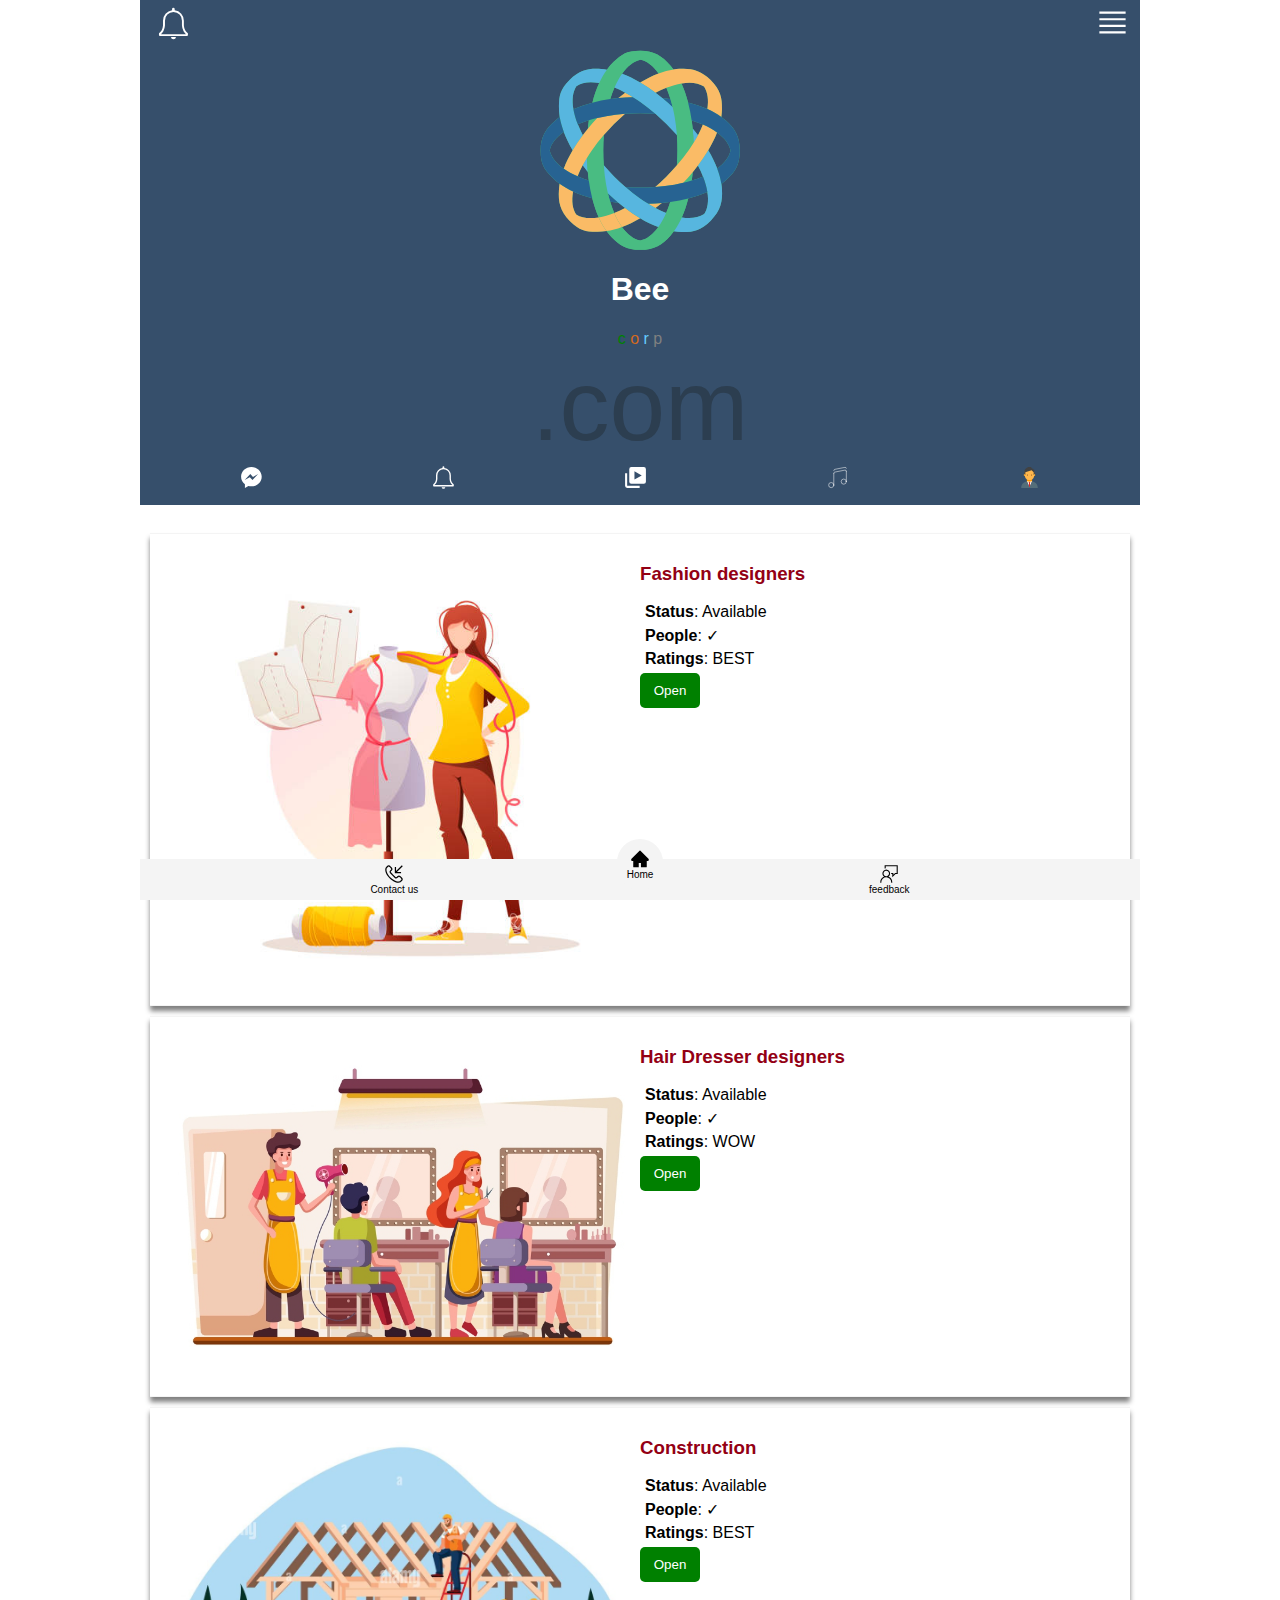
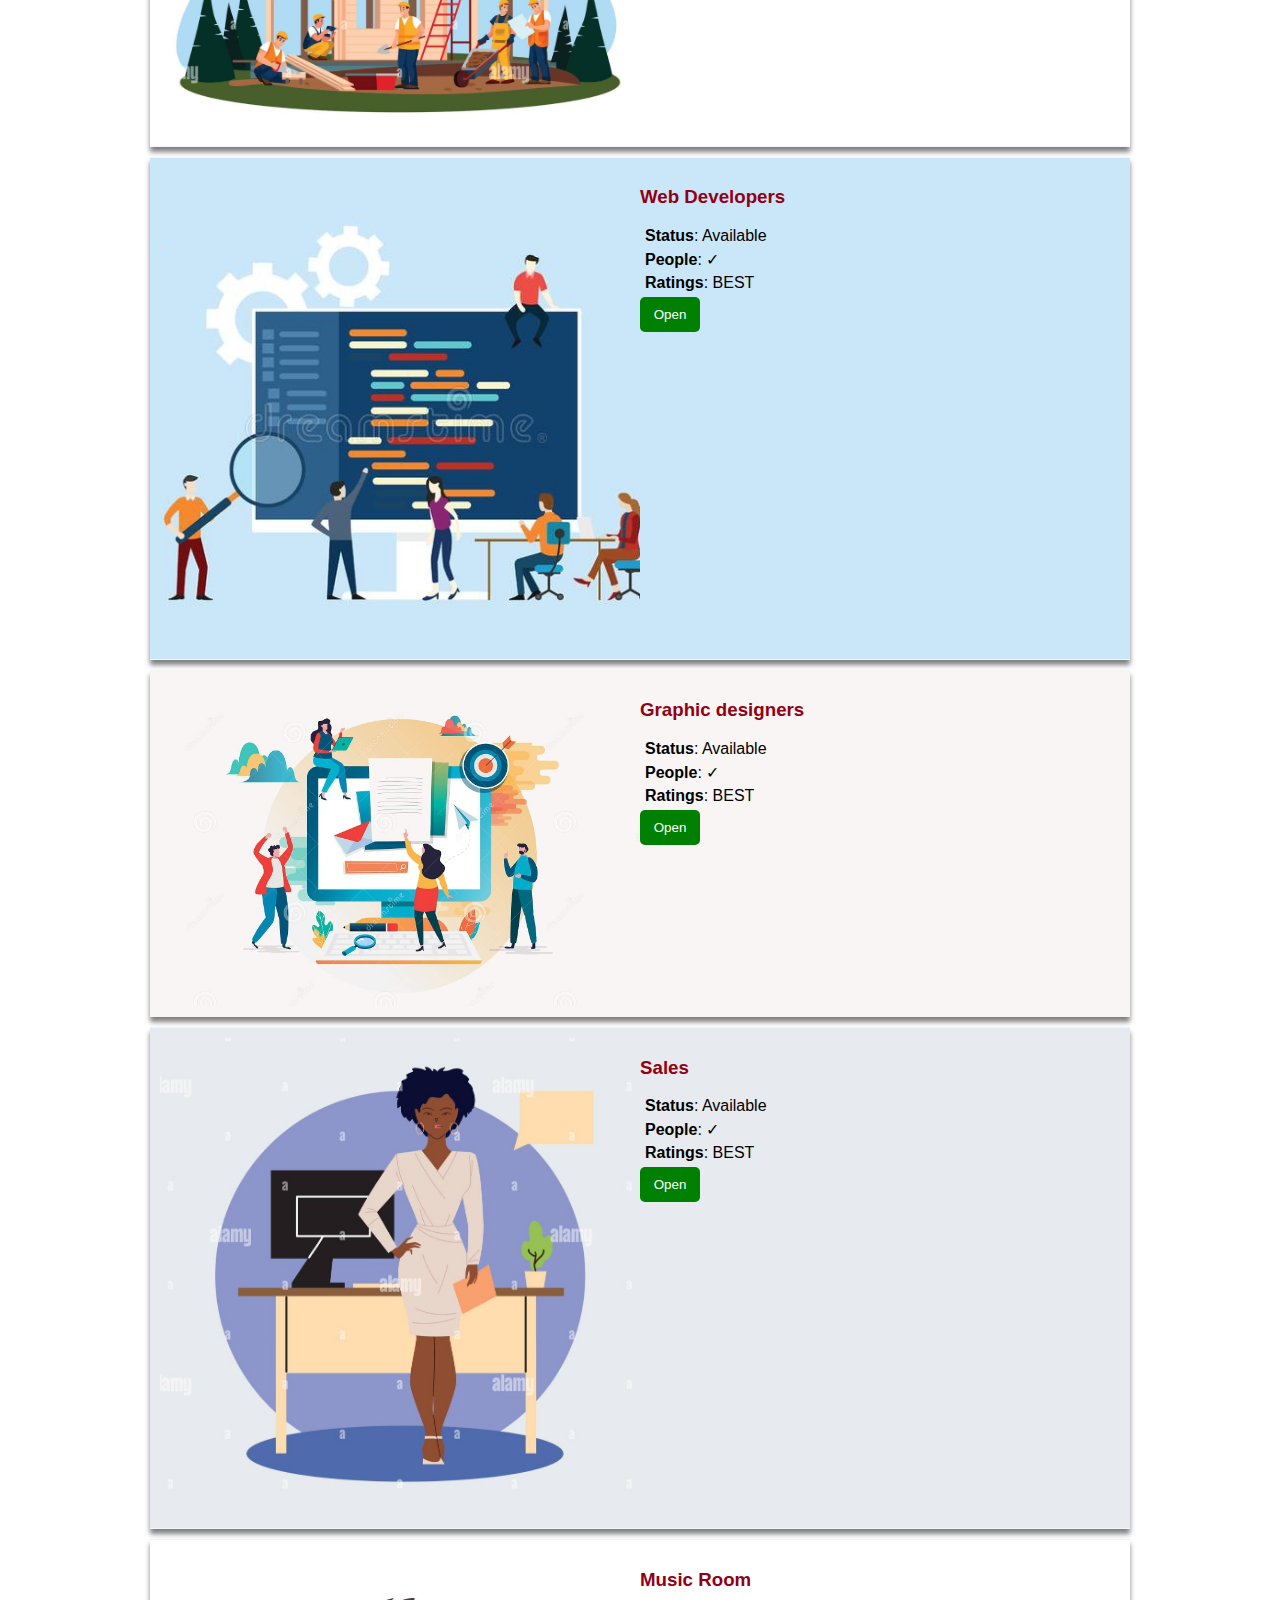
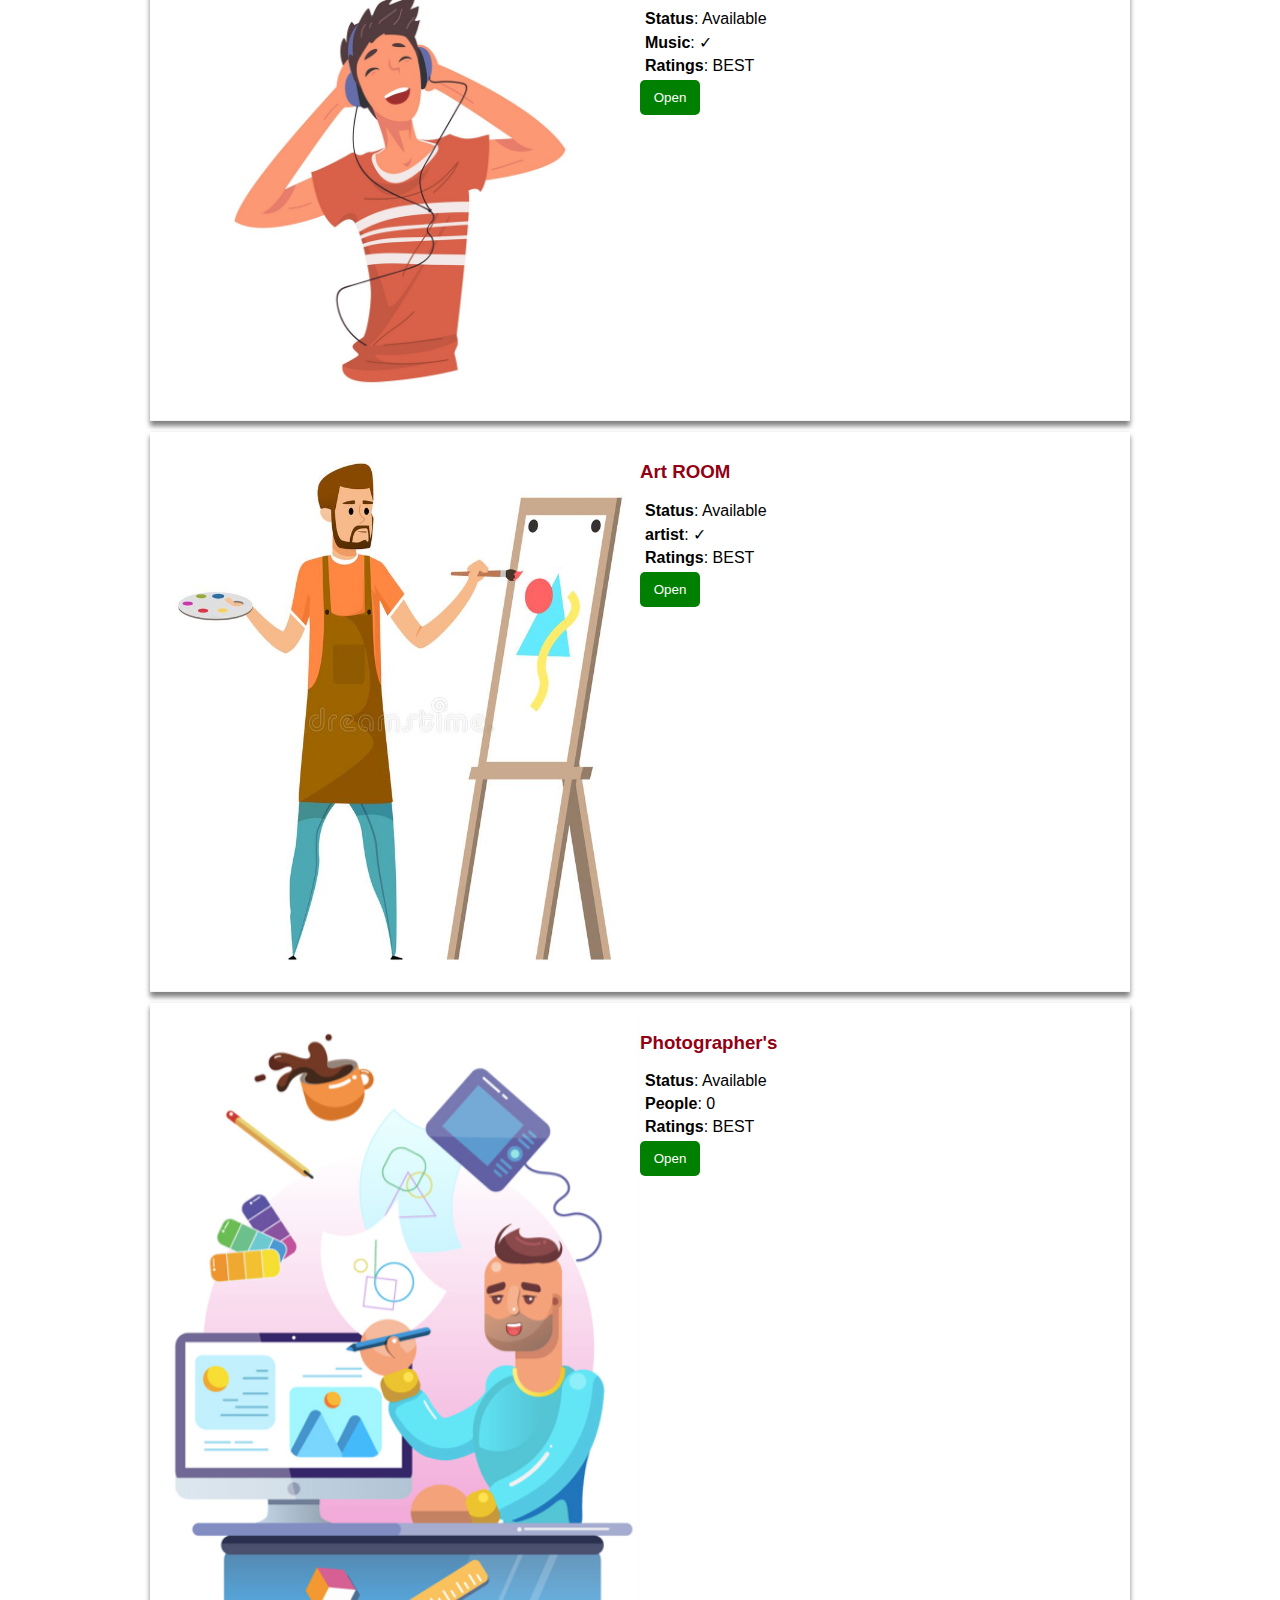
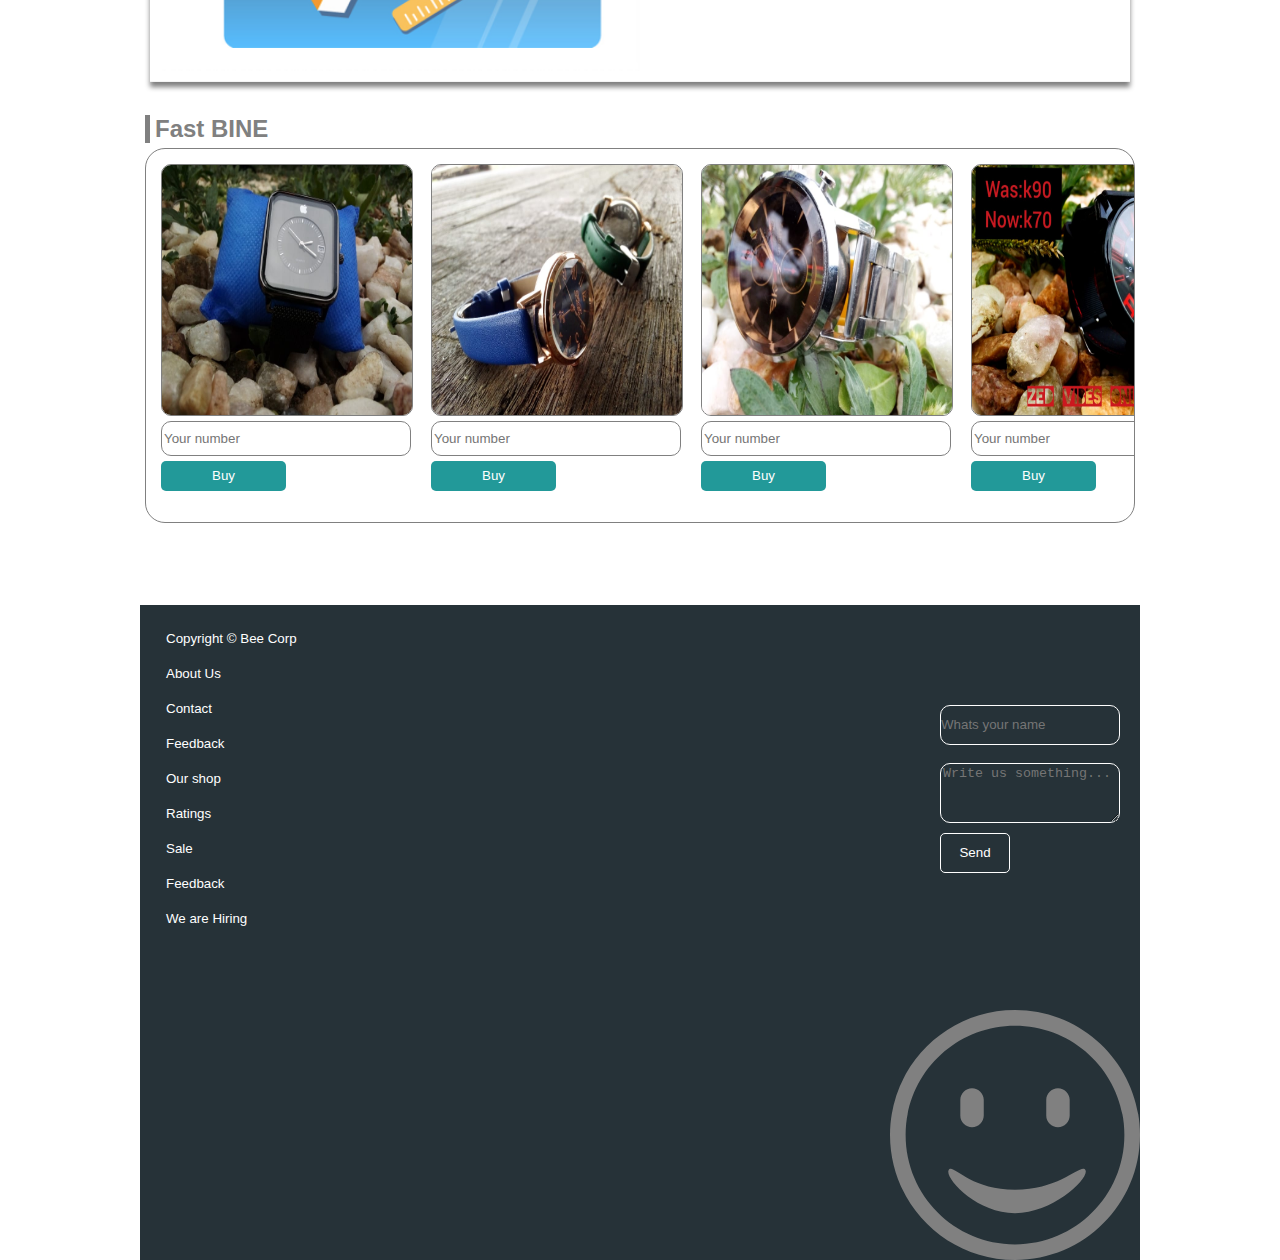
<file: index.html>
<html>
<head>
<title>BEE CORP</title>
<meta name="viewport" content="width=device-width, initial-scale=1.0">
<link rel="stylesheet" href=" style.css">
<link rel="icon" type="image" href=" 20220423_143135.jpg">

<style>
/*style.css*/
</style>
</head>
<body>
<div class="container">


 <!--Navigation start-->
  <div class="nav-cont">  
   <!--Bar start-->
   
      <!--Menu navigator start-->
    <div class="menu-cont">
       <!--menu bar start-->
        <button id="menu-bar" onclick="show()">
         <svg aria-hidden="true" role="img" width="1em" height="1em" preserveAspectRatio="xMidYMid meet" viewBox="0 0 32 32"><path fill="white" d="M4 6h24v2H4zm0 18h24v2H4zm0-12h24v2H4zm0 6h24v2H4z"/></svg>  
        </button>
       <!--menu bar end-->
       
       <!--cancel bar start-->
        <button id="cancel-bar" onclick="hide()">
         <svg aria-hidden="true" role="img" width="1em" height="1em" preserveAspectRatio="xMidYMid meet" viewBox="0 0 24 24"><path fill="none" stroke="white" stroke-linecap="round" stroke-linejoin="round" stroke-width="1.5" d="M6.758 17.243L12.001 12m5.243-5.243L12 12m0 0L6.758 6.757M12.001 12l5.243 5.243"/></svg>
        </button>
       <!--cancel bar end-->
    </div>
      <!--Menu navigator end-->
    
    <!--Notifucation bar start-->
     <button id="notification-bar" onclick="showNot()">
      <svg aria-hidden="true" role="img" width="1em" height="1em" preserveAspectRatio="xMidYMid meet" viewBox="0 0 36 36"><path fill="white" d="M32.51 27.83A14.4 14.4 0 0 1 30 24.9a12.63 12.63 0 0 1-1.35-4.81v-4.94A10.81 10.81 0 0 0 19.21 4.4V3.11a1.33 1.33 0 1 0-2.67 0v1.31a10.81 10.81 0 0 0-9.33 10.73v4.94a12.63 12.63 0 0 1-1.35 4.81a14.4 14.4 0 0 1-2.47 2.93a1 1 0 0 0-.34.75v1.36a1 1 0 0 0 1 1h27.8a1 1 0 0 0 1-1v-1.36a1 1 0 0 0-.34-.75ZM5.13 28.94a16.17 16.17 0 0 0 2.44-3a14.24 14.24 0 0 0 1.65-5.85v-4.94a8.74 8.74 0 1 1 17.47 0v4.94a14.24 14.24 0 0 0 1.65 5.85a16.17 16.17 0 0 0 2.44 3Z" class="clr-i-outline clr-i-outline-path-1"/><path fill="white" d="M18 34.28A2.67 2.67 0 0 0 20.58 32h-5.26A2.67 2.67 0 0 0 18 34.28Z" class="clr-i-outline clr-i-outline-path-2"/><path fill="none" d="M0 0h36v36H0z"/></svg>   
     </button>
     
     <button id="notification-bar-cancel" onclick="hideNot()">
      <svg aria-hidden="true" role="img" width="1em" height="1em" preserveAspectRatio="xMidYMid meet" viewBox="0 0 36 36"><path fill="whie" d="M32.51 27.83A14.4 14.4 0 0 1 30 24.9a12.63 12.63 0 0 1-1.35-4.81v-4.94A10.81 10.81 0 0 0 19.21 4.4V3.11a1.33 1.33 0 1 0-2.67 0v1.31a10.81 10.81 0 0 0-9.33 10.73v4.94a12.63 12.63 0 0 1-1.35 4.81a14.4 14.4 0 0 1-2.47 2.93a1 1 0 0 0-.34.75v1.36a1 1 0 0 0 1 1h27.8a1 1 0 0 0 1-1v-1.36a1 1 0 0 0-.34-.75ZM5.13 28.94a16.17 16.17 0 0 0 2.44-3a14.24 14.24 0 0 0 1.65-5.85v-4.94a8.74 8.74 0 1 1 17.47 0v4.94a14.24 14.24 0 0 0 1.65 5.85a16.17 16.17 0 0 0 2.44 3Z" class="clr-i-outline clr-i-outline-path-1"/><path fill="white" d="M18 34.28A2.67 2.67 0 0 0 20.58 32h-5.26A2.67 2.67 0 0 0 18 34.28Z" class="clr-i-outline clr-i-outline-path-2"/><path fill="none" d="M0 0h36v36H0z"/></svg> 
     </button>
    <!--Notufucation bar end-->     
   <!--Bar end-->   
  </div>
 <!--Navigation end-->
 
 <!--JS WILL OPEN start-->
<div style="position: relative;">

  <div id="menu-navigator">
   <div style="margin-bottom: 20px;">
   <a href="#.html" style="text-decoration: none;"><span id="home-svg"><svg xmlns="http://www.w3.org/2000/svg" aria-hidden="true" role="img" width="1em" height="1em" preserveAspectRatio="xMidYMid meet" viewBox="0 0 24 24"><path fill="none" stroke="white" stroke-linecap="round" stroke-linejoin="round" stroke-width="2" d="M22 20v-7.826a4 4 0 0 0-1.253-2.908l-7.373-6.968a2 2 0 0 0-2.748 0L3.253 9.266A4 4 0 0 0 2 12.174V20a2 2 0 0 0 2 2h16a2 2 0 0 0 2-2Z"/></svg></span><span id="home"></span></a>
   </div>
   
   <div style="margin-bottom: 20px;">
   <a href="#.html" style="text-decoration: none;"><span id="about-svg"><svg xmlns="http://www.w3.org/2000/svg" aria-hidden="true" role="img" width="1em" height="1em" preserveAspectRatio="xMidYMid meet" viewBox="0 0 32 32"><path fill="white" d="M16 25a6.99 6.99 0 0 1-5.833-3.129l1.666-1.107a5 5 0 0 0 8.334 0l1.666 1.107A6.99 6.99 0 0 1 16 25zm4-11a2 2 0 1 0 2 2a1.98 1.98 0 0 0-2-2zm-8 0a2 2 0 1 0 2 2a1.98 1.98 0 0 0-2-2z"/><path fill="white" d="M30 16v-2h-2v-4a4.005 4.005 0 0 0-4-4h-2V2h-2v4h-8V2h-2v4H8a4.005 4.005 0 0 0-4 4v4H2v2h2v5H2v2h2v3a4.005 4.005 0 0 0 4 4h16a4.005 4.005 0 0 0 4-4v-3h2v-2h-2v-5Zm-4 10a2.002 2.002 0 0 1-2 2H8a2.002 2.002 0 0 1-2-2V10a2.002 2.002 0 0 1 2-2h16a2.002 2.002 0 0 1 2 2Z"/></svg></span><span id="about"></span></a>
   </div>
   
   <div style="margin-bottom: 20px;">
   <a href="#.html" style="text-decoration: none;"><svg id="contact-svg" xmlns="http://www.w3.org/2000/svg" aria-hidden="true" role="img" width="1em" height="1em" preserveAspectRatio="xMidYMid meet" viewBox="0 0 24 24"><path fill="white" d="M21 2H6a2 2 0 0 0-2 2v3H2v2h2v2H2v2h2v2H2v2h2v3a2 2 0 0 0 2 2h15a1 1 0 0 0 1-1V3a1 1 0 0 0-1-1zm-8 2.999c1.648 0 3 1.351 3 3A3.012 3.012 0 0 1 13 11c-1.647 0-3-1.353-3-3.001c0-1.649 1.353-3 3-3zM19 18H7v-.75c0-2.219 2.705-4.5 6-4.5s6 2.281 6 4.5V18z"/></svg><span id="contact"></span></a>
   </div>
   
   <div style="margin-bottom: 20px;">
   <a href="#.html" style="text-decoration: none;"><svg id="upload-svg" xmlns="http://www.w3.org/2000/svg" aria-hidden="true" role="img" width="1.04em" height="1em" preserveAspectRatio="xMidYMid meet" viewBox="0 0 1664 1600"><path fill="white" d="M1280 1408q0-26-19-45t-45-19t-45 19t-19 45t19 45t45 19t45-19t19-45zm256 0q0-26-19-45t-45-19t-45 19t-19 45t19 45t45 19t45-19t19-45zm128-224v320q0 40-28 68t-68 28H96q-40 0-68-28t-28-68v-320q0-40 28-68t68-28h427q21 56 70.5 92t110.5 36h256q61 0 110.5-36t70.5-92h427q40 0 68 28t28 68zm-325-648q-17 40-59 40h-256v448q0 26-19 45t-45 19H704q-26 0-45-19t-19-45V576H384q-42 0-59-40q-17-39 14-69L787 19q18-19 45-19t45 19l448 448q31 30 14 69z"/></svg><span id="host"></span></a>
   </div>
   
   <div style="margin-bottom: 20px;">
   <a href="#.html" style="text-decoration: none;"><svg id="settings-svg" xmlns="http://www.w3.org/2000/svg" aria-hidden="true" role="img" width="1em" height="1em" preserveAspectRatio="xMidYMid meet" viewBox="0 0 24 24"><path fill="white" d="M13.82 22h-3.64a1 1 0 0 1-.977-.786l-.407-1.884a8.002 8.002 0 0 1-1.535-.887l-1.837.585a1 1 0 0 1-1.17-.453L2.43 15.424a1.006 1.006 0 0 1 .193-1.239l1.425-1.3a8.1 8.1 0 0 1 0-1.772L2.623 9.816a1.006 1.006 0 0 1-.193-1.24l1.82-3.153a1 1 0 0 1 1.17-.453l1.837.585c.244-.18.498-.348.76-.5c.253-.142.513-.271.779-.386l.408-1.882A1 1 0 0 1 10.18 2h3.64a1 1 0 0 1 .976.787l.412 1.883a8.192 8.192 0 0 1 1.535.887l1.838-.585a1 1 0 0 1 1.169.453l1.82 3.153c.232.407.152.922-.193 1.239l-1.425 1.3a8.1 8.1 0 0 1 0 1.772l1.425 1.3c.345.318.425.832.193 1.239l-1.82 3.153a1 1 0 0 1-1.17.453l-1.837-.585a7.98 7.98 0 0 1-1.534.886l-.413 1.879a1 1 0 0 1-.976.786ZM11.996 8a4 4 0 1 0 0 8a4 4 0 0 0 0-8Z"/></svg><span id="settings"></span></a>
   </div>   
  </div>
  
  <!--Notification center start-->
   <div id="notification-center">
     NOTHING
   </div>
  <!--Notification center end-->
</div>
 <!--JS WILL OPEN end-->
 
 
 
 

 <!--Head start-->
  <div class="head">
   <div id="logo">
    <svg xmlns="http://www.w3.org/2000/svg" aria-hidden="true" role="img" width="1em" height="1em" preserveAspectRatio="xMidYMid meet" viewBox="0 0 256 256"><path fill="#49BC82" d="M194.21 167.138a253.78 253.78 0 0 0 1.263-10.796a285.85 285.85 0 0 1-12.101 13.716c3.757-.885 7.37-1.861 10.838-2.92ZM62.567 90.053a246.605 246.605 0 0 0-1.306 10.705a271.697 271.697 0 0 1 11.938-13.62a176.374 176.374 0 0 0-10.632 2.915Zm134.05 28.778a171.516 171.516 0 0 0 5.623-9.789a253.229 253.229 0 0 0-6.84-8.632a270.927 270.927 0 0 1 1.217 18.42ZM54.646 147.619c2.09 2.8 4.273 5.597 6.548 8.383A285.513 285.513 0 0 1 60.08 138.1a176.992 176.992 0 0 0-5.434 9.52Zm112.021 46.91c-1.576 5.02-3.315 9.735-5.207 14.097c-3.004 6.928-6.378 12.972-10.02 18.039c-6.914 9.62-14.794 15.68-22.984 17.27c-8.626-1.857-16.634-7.954-23.53-17.488c-6.782 2.546-13.407 4.353-19.788 5.36c2.06 2.852 4.239 5.497 6.549 7.889c9.93 10.279 18.6 16.138 36.663 16.138c18.063 0 28.292-6.633 38.543-18.168a74.132 74.132 0 0 0 4.446-5.55c3.807-5.218 7.195-11.18 10.153-17.787c3.285-7.342 6.042-15.473 8.272-24.234c-7.293 1.845-15.02 3.324-23.097 4.434Zm-.151-175.103C156.19 7.628 146.2.83 128.35.83c-17.85 0-24.2 5.023-33.67 13.926c-3.231 3.038-6.245 6.542-9.05 10.439c-3.655 5.079-6.942 10.845-9.847 17.204c-3.453 7.557-6.365 15.943-8.714 24.997c7.234-1.888 14.89-3.416 22.892-4.57c1.615-5.235 3.41-10.145 5.372-14.674c2.918-6.74 6.194-12.647 9.732-17.645c6.988-9.876 15.007-16.165 23.39-17.989c8.312 1.543 16.305 7.736 23.292 17.606c6.534-2.476 12.923-4.238 19.1-5.237a77.586 77.586 0 0 0-4.332-5.46Zm.418 43.301c-3.449-.478-6.96-.889-10.528-1.231a271.23 271.23 0 0 1 13.413 11.766a176.4 176.4 0 0 0-2.885-10.535ZM89.848 194.37c3.594.52 7.253.97 10.977 1.34A285.751 285.751 0 0 1 86.9 183.434a172.75 172.75 0 0 0 2.949 10.936Zm143.066-15.982a73.916 73.916 0 0 0-.75-6.873c-.982-6.389-2.789-13.008-5.362-19.782c-2.896-7.622-6.755-15.436-11.453-23.325c-3.844 6.466-8.257 12.983-13.178 19.484c2.507 4.79 4.663 9.473 6.445 14.009c2.764 7.03 4.642 13.698 5.63 19.856c1.86 11.595.56 21.37-4.078 28.243c-7.343 4.742-17.198 6.116-28.676 4.329c-2.958 6.607-6.346 12.569-10.153 17.786c3.343.523 6.627.832 9.831.888c14.29.247 24.565-1.741 37.337-14.513c12.773-12.773 15.315-24.697 14.407-40.102ZM78.33 24.337c-15.644-1.041-27.514 1.215-40.137 13.838c-12.622 12.622-13.56 20.662-13.96 33.654c-.138 4.494.217 9.169 1.012 13.975c1.021 6.17 2.786 12.565 5.236 19.106c2.874 7.673 6.688 15.545 11.348 23.49c3.788-6.445 8.128-12.935 12.974-19.402c-2.483-4.714-4.636-9.332-6.415-13.806c-2.713-6.823-4.585-13.31-5.637-19.346c-2.095-12.022-.886-22.22 3.782-29.482c7.034-4.831 17.185-6.084 29.252-3.965c2.905-6.359 6.192-12.125 9.847-17.204a77.58 77.58 0 0 0-7.302-.858Zm117.072 76.073a247.36 247.36 0 0 0-1.244-10.215c-1.16-8.087-2.704-15.823-4.613-23.127c-2.29-8.764-5.107-16.903-8.435-24.26c-6.025 1.018-12.527 2.873-19.373 5.571c1.893 4.439 3.628 9.242 5.198 14.348a176.4 176.4 0 0 1 2.885 10.535c.898 3.727 1.707 7.59 2.422 11.578c1.366 7.602 2.38 15.66 3 24.098a263.7 263.7 0 0 1 .71 19.288c0 6.678-.257 13.157-.722 19.435c5.6-6.463 10.652-12.912 15.103-19.27a198.948 198.948 0 0 0 6.285-9.56a270.927 270.927 0 0 0-1.216-18.421ZM89.848 194.37a172.75 172.75 0 0 1-2.95-10.936c-.847-3.6-1.62-7.318-2.297-11.169c-1.362-7.738-2.356-15.976-2.96-24.622a278.079 278.079 0 0 1-.68-19.417c0-6.667.255-13.129.714-19.385c-5.615 6.484-10.665 12.978-15.136 19.397a202.161 202.161 0 0 0-6.459 9.862c.19 6.098.564 12.073 1.114 17.902c.349 3.693.763 7.331 1.255 10.896c1.104 7.99 2.572 15.637 4.395 22.86c2.243 8.882 5.03 17.117 8.354 24.547c6.17-1.025 12.821-2.917 19.827-5.696c-1.893-4.403-3.623-9.161-5.177-14.24ZM109.133 54.6a254.63 254.63 0 0 0-8.786 6.957a271.21 271.21 0 0 1 18.813-1.232a176.243 176.243 0 0 0-10.027-5.724ZM46.3 210.426c-4.83-7.033-6.084-17.185-3.963-29.252c-6.36-2.904-12.127-6.192-17.205-9.847c-.403 2.471-.7 4.91-.859 7.302c-1.04 15.644 1.216 27.515 13.838 40.136c12.622 12.622 20.662 13.56 33.655 13.96c4.306.133 8.777-.19 13.372-.916c-3.721-5.151-7.038-11.015-9.94-17.503c-11.767 1.954-21.753.711-28.898-3.88Zm62.65-8.279c-4.756 2.508-9.414 4.673-13.925 6.463c2.94 6.835 6.265 12.813 9.901 17.838c7.606-2.854 15.407-6.634 23.28-11.243c-6.392-3.819-12.83-8.189-19.256-13.058Zm38.762.048a246.148 246.148 0 0 0 8.227-6.43c-5.705.537-11.551.905-17.515 1.099a171.93 171.93 0 0 0 9.288 5.331Zm-52.687 6.415c-7.006 2.78-13.658 4.67-19.827 5.696c2.902 6.488 6.219 12.352 9.94 17.503c6.38-1.008 13.006-2.815 19.788-5.36c-3.636-5.026-6.962-11.004-9.901-17.839Zm123.4-170.16c-12.771-12.771-24.695-15.314-40.1-14.407a74.41 74.41 0 0 0-7.476.845c-6.178.999-12.567 2.761-19.1 5.237c-7.692 2.916-15.578 6.813-23.539 11.564c6.52 3.814 13.087 8.193 19.632 13.09c4.749-2.485 9.395-4.626 13.894-6.399c6.846-2.698 13.348-4.553 19.373-5.57c11.85-2 21.84-.735 28.827 3.98c4.743 7.343 6.116 17.198 4.329 28.676c6.607 2.959 12.569 6.345 17.788 10.154c.523-3.344.831-6.629.886-9.833c.248-14.29-1.74-24.564-14.513-37.336Zm-9.863 57.048c-1.755 4.394-3.869 8.92-6.322 13.545a171.516 171.516 0 0 1-5.623 9.789a198.948 198.948 0 0 1-6.285 9.56c-4.451 6.358-9.503 12.807-15.103 19.27a277.269 277.269 0 0 1-13.527 14.53a264.365 264.365 0 0 1-14.122 13.126c8.61-.602 16.815-1.592 24.526-2.945a198.742 198.742 0 0 0 11.266-2.314a285.397 285.397 0 0 0 12.101-13.716a254.703 254.703 0 0 0 6.698-8.45c4.921-6.501 9.334-13.018 13.178-19.484c4.603-7.74 8.386-15.406 11.252-22.892c-5.065-3.64-11.11-7.015-18.039-10.019ZM84.68 84.732a201.191 201.191 0 0 0-11.48 2.406a271.697 271.697 0 0 0-11.94 13.62a245.339 245.339 0 0 0-6.458 8.24c-4.846 6.467-9.186 12.957-12.974 19.401c-4.67 7.944-8.5 15.818-11.384 23.492c4.999 3.538 10.904 6.814 17.645 9.733c1.819-4.536 4.018-9.221 6.557-14.005a176.992 176.992 0 0 1 5.434-9.52a202.161 202.161 0 0 1 6.46-9.86c4.47-6.42 9.52-12.914 15.135-19.398a262.533 262.533 0 0 1 27.2-27.124c-8.473.621-16.565 1.641-24.195 3.015Zm152.922 5.331a74.053 74.053 0 0 0-5.55-4.444c-5.218-3.809-11.18-7.195-17.787-10.154c-7.477-3.347-15.773-6.146-24.721-8.397c1.91 7.304 3.452 15.04 4.613 23.127c5.135 1.6 9.954 3.372 14.405 5.302c6.928 3.004 12.974 6.378 18.039 10.019c9.62 6.915 15.68 14.795 17.27 22.985c-1.83 8.502-7.772 16.404-17.069 23.232c2.573 6.774 4.38 13.393 5.362 19.782c2.692-1.97 5.194-4.048 7.468-6.245c10.28-9.929 16.139-18.6 16.139-36.663c0-18.063-6.634-28.292-18.17-38.544ZM62.449 166.898c-5.116-1.59-9.921-3.352-14.36-5.274c-6.74-2.919-12.646-6.195-17.645-9.733c-9.875-6.989-16.166-15.007-17.99-23.39c1.565-8.43 7.908-16.533 18.026-23.59c-2.45-6.542-4.215-12.937-5.236-19.107a77.627 77.627 0 0 0-5.88 4.638C7.564 100.767.766 110.757.766 128.607c0 17.85 5.022 24.198 13.926 33.67c3.038 3.23 6.542 6.245 10.439 9.049c5.078 3.655 10.845 6.943 17.205 9.847c7.419 3.39 15.64 6.259 24.507 8.585c-1.823-7.223-3.291-14.87-4.395-22.86Zm66.09-100.422a202.323 202.323 0 0 0-9.38-6.15c-6.414.199-12.695.613-18.812 1.23c-3.52.356-6.983.779-10.385 1.27c-8.001 1.154-15.658 2.682-22.892 4.57c-8.787 2.293-16.947 5.115-24.32 8.45c1.052 6.035 2.924 12.523 5.637 19.346c4.392-1.87 9.137-3.586 14.18-5.139a176.82 176.82 0 0 1 10.632-2.915c3.698-.89 7.528-1.695 11.481-2.406c7.63-1.374 15.722-2.394 24.196-3.015c6.233-.458 12.663-.71 19.286-.71c6.877 0 13.541.273 19.993.765c-6.556-5.681-13.125-10.786-19.615-15.296Zm80.077 95.425c-4.45 1.917-9.265 3.667-14.406 5.237a172.338 172.338 0 0 1-10.838 2.92a199.908 199.908 0 0 1-11.266 2.314c-7.711 1.353-15.915 2.343-24.526 2.945c-6.265.438-12.737.679-19.418.679a265.65 265.65 0 0 1-18.828-.67c6.39 5.534 12.766 10.53 19.054 14.94a198.754 198.754 0 0 0 10.036 6.597a285.56 285.56 0 0 0 17.515-1.1a254.65 254.65 0 0 0 10.728-1.234c8.076-1.11 15.804-2.589 23.097-4.434c8.858-2.24 17.07-5.022 24.482-8.338c-.988-6.158-2.866-12.826-5.63-19.856Zm-60.904 40.293a171.93 171.93 0 0 1-9.288-5.331a198.754 198.754 0 0 1-10.036-6.596c-6.288-4.411-12.664-9.407-19.054-14.942a277.803 277.803 0 0 1-14.568-13.56a264.355 264.355 0 0 1-13.126-14.122c.605 8.646 1.599 16.884 2.96 24.622a198.78 198.78 0 0 0 2.299 11.17a285.751 285.751 0 0 0 13.926 12.275a253.569 253.569 0 0 0 8.125 6.436c6.425 4.87 12.864 9.24 19.256 13.058c7.857 4.695 15.64 8.552 23.234 11.46c3.642-5.066 7.016-11.11 10.02-18.038c-4.458-1.781-9.053-3.933-13.748-6.432Zm24.53-117.354a200.474 200.474 0 0 0-2.423-11.578a271.23 271.23 0 0 0-13.413-11.766a246.07 246.07 0 0 0-8.564-6.718c-6.545-4.897-13.112-9.276-19.632-13.09c-7.826-4.576-15.582-8.338-23.144-11.181c-3.538 4.998-6.814 10.905-9.732 17.645c4.47 1.793 9.086 3.957 13.799 6.449a176.147 176.147 0 0 1 10.027 5.724c3.1 1.908 6.23 3.964 9.38 6.151c6.49 4.51 13.059 9.615 19.615 15.296a262.915 262.915 0 0 1 27.085 27.167c-.62-8.439-1.633-16.497-2.999-24.1Z"/><path fill="#49BC82" d="M194.21 167.138a253.78 253.78 0 0 0 1.263-10.796a285.85 285.85 0 0 1-12.101 13.716c3.757-.885 7.37-1.861 10.838-2.92M62.567 90.053a246.605 246.605 0 0 0-1.306 10.705a271.697 271.697 0 0 1 11.938-13.62a176.374 176.374 0 0 0-10.632 2.915"/><path fill="#57B6DF" d="M196.617 118.83a171.516 171.516 0 0 0 5.623-9.788a253.229 253.229 0 0 0-6.84-8.632a270.927 270.927 0 0 1 1.217 18.42M54.646 147.62a244.25 244.25 0 0 0 6.548 8.382A285.513 285.513 0 0 1 60.08 138.1a176.992 176.992 0 0 0-5.434 9.52"/><path fill="#49BC82" d="M166.667 194.53c-1.576 5.019-3.315 9.734-5.207 14.096c-3.004 6.928-6.378 12.972-10.02 18.039c-6.914 9.62-14.794 15.68-22.984 17.27c-8.626-1.857-16.634-7.954-23.53-17.488c-6.782 2.546-13.407 4.353-19.788 5.36c2.06 2.852 4.239 5.497 6.549 7.889c9.93 10.279 18.6 16.138 36.663 16.138c18.063 0 28.292-6.633 38.543-18.168a74.132 74.132 0 0 0 4.446-5.55c3.807-5.218 7.195-11.18 10.153-17.787c3.285-7.342 6.042-15.473 8.272-24.234c-7.293 1.845-15.02 3.324-23.097 4.434m-.151-175.103C156.19 7.628 146.2.83 128.35.83c-17.85 0-24.2 5.023-33.67 13.926c-3.231 3.038-6.245 6.542-9.05 10.439c-3.655 5.079-6.942 10.845-9.847 17.204c-3.453 7.557-6.365 15.943-8.714 24.997c7.234-1.888 14.89-3.416 22.892-4.57c1.615-5.235 3.41-10.145 5.372-14.674c2.918-6.74 6.194-12.647 9.732-17.645c6.988-9.876 15.007-16.165 23.39-17.989c8.312 1.543 16.305 7.736 23.292 17.606c6.534-2.476 12.923-4.238 19.1-5.237a77.586 77.586 0 0 0-4.332-5.46"/><path fill="#276392" d="M166.934 62.727c-3.449-.478-6.96-.889-10.528-1.231a271.23 271.23 0 0 1 13.413 11.766a176.4 176.4 0 0 0-2.885-10.535M89.848 194.37c3.594.52 7.253.97 10.977 1.34A285.751 285.751 0 0 1 86.9 183.434a172.75 172.75 0 0 0 2.949 10.936"/><path fill="#57B6DF" d="M232.914 178.388a73.916 73.916 0 0 0-.75-6.873c-.982-6.389-2.789-13.008-5.362-19.782c-2.896-7.622-6.755-15.436-11.453-23.325c-3.844 6.466-8.257 12.983-13.178 19.484c2.507 4.79 4.663 9.473 6.445 14.009c2.764 7.03 4.642 13.698 5.63 19.856c1.86 11.595.56 21.37-4.078 28.243c-7.343 4.742-17.198 6.116-28.676 4.329c-2.958 6.607-6.346 12.569-10.153 17.786c3.343.523 6.627.832 9.831.888c14.29.247 24.565-1.741 37.337-14.513c12.773-12.773 15.315-24.697 14.407-40.102M78.329 24.337c-15.644-1.041-27.514 1.215-40.137 13.838c-12.622 12.622-13.56 20.662-13.96 33.654c-.138 4.494.217 9.169 1.012 13.975c1.021 6.17 2.786 12.565 5.236 19.106c2.874 7.673 6.688 15.545 11.348 23.49c3.788-6.445 8.128-12.935 12.974-19.402c-2.483-4.714-4.636-9.332-6.415-13.806c-2.713-6.823-4.585-13.31-5.637-19.346c-2.095-12.022-.886-22.22 3.782-29.482c7.034-4.831 17.185-6.084 29.252-3.965c2.905-6.359 6.192-12.125 9.847-17.204a77.58 77.58 0 0 0-7.302-.858"/><path fill="#49BC82" d="M195.4 100.41c-.349-3.46-.763-6.868-1.243-10.215c-1.16-8.087-2.704-15.823-4.613-23.127c-2.29-8.764-5.107-16.903-8.435-24.26c-6.025 1.018-12.527 2.873-19.373 5.571c1.893 4.439 3.628 9.242 5.198 14.348a176.4 176.4 0 0 1 2.885 10.535c.898 3.727 1.707 7.59 2.422 11.578c1.366 7.602 2.38 15.66 3 24.098a263.7 263.7 0 0 1 .71 19.288c0 6.678-.257 13.157-.722 19.435c5.6-6.463 10.652-12.912 15.103-19.27a198.948 198.948 0 0 0 6.285-9.56a270.927 270.927 0 0 0-1.216-18.421M89.848 194.37a172.75 172.75 0 0 1-2.95-10.936c-.847-3.6-1.62-7.318-2.297-11.169c-1.362-7.738-2.356-15.976-2.96-24.622a278.079 278.079 0 0 1-.68-19.417c0-6.667.255-13.129.714-19.385c-5.615 6.484-10.665 12.978-15.136 19.397a202.161 202.161 0 0 0-6.459 9.862c.19 6.098.564 12.073 1.114 17.902c.349 3.693.763 7.331 1.255 10.896c1.104 7.99 2.572 15.637 4.395 22.86c2.243 8.882 5.03 17.117 8.354 24.547c6.17-1.025 12.821-2.917 19.827-5.696c-1.893-4.403-3.623-9.161-5.177-14.24"/><path fill="#FABB66" d="M109.133 54.6a254.63 254.63 0 0 0-8.786 6.957a271.21 271.21 0 0 1 18.813-1.232a176.243 176.243 0 0 0-10.027-5.724M46.3 210.425c-4.83-7.033-6.084-17.185-3.963-29.252c-6.36-2.904-12.127-6.192-17.205-9.847c-.403 2.471-.7 4.91-.859 7.302c-1.04 15.644 1.216 27.515 13.838 40.136c12.622 12.622 20.662 13.56 33.655 13.96c4.306.133 8.777-.19 13.372-.916c-3.721-5.151-7.038-11.015-9.94-17.503c-11.767 1.954-21.753.711-28.898-3.88m62.65-8.279c-4.756 2.508-9.414 4.673-13.925 6.463c2.94 6.835 6.265 12.813 9.901 17.838c7.606-2.854 15.407-6.634 23.28-11.243c-6.392-3.819-12.83-8.189-19.256-13.058m38.762.048a246.148 246.148 0 0 0 8.227-6.43c-5.705.537-11.551.905-17.515 1.099a171.93 171.93 0 0 0 9.288 5.331"/><path fill="#FABB66" d="M95.025 208.61c-7.006 2.778-13.658 4.67-19.827 5.695c2.902 6.488 6.219 12.352 9.94 17.503c6.38-1.008 13.006-2.815 19.788-5.36c-3.636-5.026-6.962-11.004-9.901-17.839M218.426 38.45c-12.772-12.772-24.696-15.315-40.102-14.408a74.41 74.41 0 0 0-7.475.845c-6.178.999-12.567 2.761-19.1 5.237c-7.692 2.916-15.578 6.813-23.539 11.564c6.52 3.814 13.087 8.193 19.632 13.09c4.749-2.485 9.395-4.626 13.894-6.399c6.846-2.698 13.348-4.553 19.373-5.57c11.85-2 21.84-.735 28.827 3.98c4.743 7.343 6.116 17.198 4.329 28.676c6.607 2.959 12.569 6.345 17.788 10.154c.523-3.344.831-6.629.886-9.833c.248-14.29-1.74-24.564-14.513-37.336m-9.864 57.047c-1.755 4.394-3.869 8.92-6.322 13.545a171.516 171.516 0 0 1-5.623 9.789a198.948 198.948 0 0 1-6.285 9.56c-4.451 6.358-9.503 12.807-15.103 19.27a277.269 277.269 0 0 1-13.527 14.53a264.365 264.365 0 0 1-14.122 13.126c8.61-.602 16.815-1.592 24.526-2.945a198.742 198.742 0 0 0 11.266-2.314a285.397 285.397 0 0 0 12.101-13.716a254.703 254.703 0 0 0 6.698-8.45c4.921-6.501 9.334-13.018 13.178-19.484c4.603-7.74 8.386-15.406 11.252-22.892c-5.065-3.64-11.11-7.015-18.039-10.019M84.68 84.732a201.191 201.191 0 0 0-11.48 2.406a271.697 271.697 0 0 0-11.94 13.62a245.339 245.339 0 0 0-6.458 8.24c-4.846 6.467-9.186 12.957-12.974 19.401c-4.67 7.944-8.5 15.818-11.384 23.492c4.999 3.538 10.904 6.814 17.645 9.733c1.819-4.536 4.018-9.221 6.557-14.005a176.992 176.992 0 0 1 5.434-9.52a202.161 202.161 0 0 1 6.46-9.86c4.47-6.42 9.52-12.914 15.135-19.398a262.533 262.533 0 0 1 27.2-27.124c-8.473.621-16.565 1.641-24.195 3.015"/><path fill="#276392" d="M237.602 90.063a74.053 74.053 0 0 0-5.55-4.444c-5.218-3.809-11.18-7.195-17.787-10.154c-7.477-3.347-15.773-6.146-24.721-8.397c1.91 7.304 3.452 15.04 4.613 23.127c5.135 1.6 9.954 3.372 14.405 5.302c6.928 3.004 12.974 6.378 18.039 10.019c9.62 6.915 15.68 14.795 17.27 22.985c-1.83 8.502-7.772 16.404-17.069 23.232c2.573 6.774 4.38 13.393 5.362 19.782c2.692-1.97 5.194-4.048 7.468-6.245c10.28-9.929 16.139-18.6 16.139-36.663c0-18.063-6.634-28.292-18.17-38.544M62.45 166.898c-5.117-1.59-9.922-3.352-14.36-5.274c-6.742-2.919-12.647-6.195-17.646-9.733c-9.875-6.989-16.166-15.007-17.99-23.39c1.565-8.43 7.908-16.533 18.026-23.59c-2.45-6.542-4.215-12.937-5.236-19.107a77.627 77.627 0 0 0-5.88 4.638C7.564 100.767.766 110.757.766 128.607c0 17.85 5.022 24.198 13.926 33.67c3.038 3.23 6.542 6.245 10.439 9.049c5.078 3.655 10.845 6.943 17.205 9.847c7.419 3.39 15.64 6.259 24.507 8.585c-1.823-7.223-3.291-14.87-4.395-22.86M128.54 66.476a202.323 202.323 0 0 0-9.38-6.15c-6.415.199-12.696.613-18.813 1.23c-3.52.356-6.983.779-10.385 1.27c-8.001 1.154-15.658 2.682-22.892 4.57c-8.787 2.293-16.947 5.115-24.32 8.45c1.052 6.035 2.924 12.523 5.637 19.346c4.392-1.87 9.137-3.586 14.18-5.139a176.82 176.82 0 0 1 10.632-2.915c3.698-.89 7.528-1.695 11.481-2.406c7.63-1.374 15.722-2.394 24.196-3.015c6.233-.458 12.663-.71 19.286-.71c6.877 0 13.541.273 19.993.765c-6.556-5.681-13.125-10.786-19.615-15.296m80.076 95.424c-4.45 1.918-9.265 3.668-14.406 5.238a172.338 172.338 0 0 1-10.838 2.92a199.908 199.908 0 0 1-11.266 2.314c-7.711 1.353-15.915 2.343-24.526 2.945c-6.265.438-12.737.679-19.418.679a265.65 265.65 0 0 1-18.828-.67c6.39 5.534 12.766 10.53 19.054 14.94a198.754 198.754 0 0 0 10.036 6.597a285.56 285.56 0 0 0 17.515-1.1a254.65 254.65 0 0 0 10.728-1.234c8.076-1.11 15.804-2.589 23.097-4.434c8.858-2.24 17.07-5.022 24.482-8.338c-.988-6.158-2.866-12.826-5.63-19.856"/><path fill="#57B6DF" d="M147.712 202.194a171.93 171.93 0 0 1-9.288-5.331a198.754 198.754 0 0 1-10.036-6.596c-6.288-4.411-12.664-9.407-19.054-14.942a277.803 277.803 0 0 1-14.568-13.56a264.355 264.355 0 0 1-13.126-14.122c.605 8.646 1.599 16.884 2.96 24.622a198.78 198.78 0 0 0 2.299 11.17a285.751 285.751 0 0 0 13.926 12.275a253.569 253.569 0 0 0 8.125 6.436c6.425 4.87 12.864 9.24 19.256 13.058c7.857 4.695 15.64 8.552 23.234 11.46c3.642-5.066 7.016-11.11 10.02-18.038c-4.458-1.781-9.053-3.933-13.748-6.432M172.241 84.84a200.474 200.474 0 0 0-2.422-11.578a271.23 271.23 0 0 0-13.413-11.766a246.07 246.07 0 0 0-8.564-6.718c-6.545-4.897-13.112-9.276-19.632-13.09c-7.826-4.576-15.582-8.338-23.144-11.181c-3.538 4.998-6.814 10.905-9.732 17.645c4.47 1.793 9.086 3.957 13.799 6.449a176.147 176.147 0 0 1 10.027 5.724c3.1 1.908 6.23 3.964 9.38 6.151c6.49 4.51 13.059 9.615 19.615 15.296a262.915 262.915 0 0 1 27.085 27.167c-.62-8.439-1.633-16.497-2.999-24.1"/></svg>
    <!--
    <svg id="logo2" xmlns="http://www.w3.org/2000/svg" aria-hidden="true" role="img" width="1em" height="1em" preserveAspectRatio="xMidYMid meet" viewBox="0 0 256 256"><path fill="#49BC82" d="M194.21 167.138a253.78 253.78 0 0 0 1.263-10.796a285.85 285.85 0 0 1-12.101 13.716c3.757-.885 7.37-1.861 10.838-2.92ZM62.567 90.053a246.605 246.605 0 0 0-1.306 10.705a271.697 271.697 0 0 1 11.938-13.62a176.374 176.374 0 0 0-10.632 2.915Zm134.05 28.778a171.516 171.516 0 0 0 5.623-9.789a253.229 253.229 0 0 0-6.84-8.632a270.927 270.927 0 0 1 1.217 18.42ZM54.646 147.619c2.09 2.8 4.273 5.597 6.548 8.383A285.513 285.513 0 0 1 60.08 138.1a176.992 176.992 0 0 0-5.434 9.52Zm112.021 46.91c-1.576 5.02-3.315 9.735-5.207 14.097c-3.004 6.928-6.378 12.972-10.02 18.039c-6.914 9.62-14.794 15.68-22.984 17.27c-8.626-1.857-16.634-7.954-23.53-17.488c-6.782 2.546-13.407 4.353-19.788 5.36c2.06 2.852 4.239 5.497 6.549 7.889c9.93 10.279 18.6 16.138 36.663 16.138c18.063 0 28.292-6.633 38.543-18.168a74.132 74.132 0 0 0 4.446-5.55c3.807-5.218 7.195-11.18 10.153-17.787c3.285-7.342 6.042-15.473 8.272-24.234c-7.293 1.845-15.02 3.324-23.097 4.434Zm-.151-175.103C156.19 7.628 146.2.83 128.35.83c-17.85 0-24.2 5.023-33.67 13.926c-3.231 3.038-6.245 6.542-9.05 10.439c-3.655 5.079-6.942 10.845-9.847 17.204c-3.453 7.557-6.365 15.943-8.714 24.997c7.234-1.888 14.89-3.416 22.892-4.57c1.615-5.235 3.41-10.145 5.372-14.674c2.918-6.74 6.194-12.647 9.732-17.645c6.988-9.876 15.007-16.165 23.39-17.989c8.312 1.543 16.305 7.736 23.292 17.606c6.534-2.476 12.923-4.238 19.1-5.237a77.586 77.586 0 0 0-4.332-5.46Zm.418 43.301c-3.449-.478-6.96-.889-10.528-1.231a271.23 271.23 0 0 1 13.413 11.766a176.4 176.4 0 0 0-2.885-10.535ZM89.848 194.37c3.594.52 7.253.97 10.977 1.34A285.751 285.751 0 0 1 86.9 183.434a172.75 172.75 0 0 0 2.949 10.936Zm143.066-15.982a73.916 73.916 0 0 0-.75-6.873c-.982-6.389-2.789-13.008-5.362-19.782c-2.896-7.622-6.755-15.436-11.453-23.325c-3.844 6.466-8.257 12.983-13.178 19.484c2.507 4.79 4.663 9.473 6.445 14.009c2.764 7.03 4.642 13.698 5.63 19.856c1.86 11.595.56 21.37-4.078 28.243c-7.343 4.742-17.198 6.116-28.676 4.329c-2.958 6.607-6.346 12.569-10.153 17.786c3.343.523 6.627.832 9.831.888c14.29.247 24.565-1.741 37.337-14.513c12.773-12.773 15.315-24.697 14.407-40.102ZM78.33 24.337c-15.644-1.041-27.514 1.215-40.137 13.838c-12.622 12.622-13.56 20.662-13.96 33.654c-.138 4.494.217 9.169 1.012 13.975c1.021 6.17 2.786 12.565 5.236 19.106c2.874 7.673 6.688 15.545 11.348 23.49c3.788-6.445 8.128-12.935 12.974-19.402c-2.483-4.714-4.636-9.332-6.415-13.806c-2.713-6.823-4.585-13.31-5.637-19.346c-2.095-12.022-.886-22.22 3.782-29.482c7.034-4.831 17.185-6.084 29.252-3.965c2.905-6.359 6.192-12.125 9.847-17.204a77.58 77.58 0 0 0-7.302-.858Zm117.072 76.073a247.36 247.36 0 0 0-1.244-10.215c-1.16-8.087-2.704-15.823-4.613-23.127c-2.29-8.764-5.107-16.903-8.435-24.26c-6.025 1.018-12.527 2.873-19.373 5.571c1.893 4.439 3.628 9.242 5.198 14.348a176.4 176.4 0 0 1 2.885 10.535c.898 3.727 1.707 7.59 2.422 11.578c1.366 7.602 2.38 15.66 3 24.098a263.7 263.7 0 0 1 .71 19.288c0 6.678-.257 13.157-.722 19.435c5.6-6.463 10.652-12.912 15.103-19.27a198.948 198.948 0 0 0 6.285-9.56a270.927 270.927 0 0 0-1.216-18.421ZM89.848 194.37a172.75 172.75 0 0 1-2.95-10.936c-.847-3.6-1.62-7.318-2.297-11.169c-1.362-7.738-2.356-15.976-2.96-24.622a278.079 278.079 0 0 1-.68-19.417c0-6.667.255-13.129.714-19.385c-5.615 6.484-10.665 12.978-15.136 19.397a202.161 202.161 0 0 0-6.459 9.862c.19 6.098.564 12.073 1.114 17.902c.349 3.693.763 7.331 1.255 10.896c1.104 7.99 2.572 15.637 4.395 22.86c2.243 8.882 5.03 17.117 8.354 24.547c6.17-1.025 12.821-2.917 19.827-5.696c-1.893-4.403-3.623-9.161-5.177-14.24ZM109.133 54.6a254.63 254.63 0 0 0-8.786 6.957a271.21 271.21 0 0 1 18.813-1.232a176.243 176.243 0 0 0-10.027-5.724ZM46.3 210.426c-4.83-7.033-6.084-17.185-3.963-29.252c-6.36-2.904-12.127-6.192-17.205-9.847c-.403 2.471-.7 4.91-.859 7.302c-1.04 15.644 1.216 27.515 13.838 40.136c12.622 12.622 20.662 13.56 33.655 13.96c4.306.133 8.777-.19 13.372-.916c-3.721-5.151-7.038-11.015-9.94-17.503c-11.767 1.954-21.753.711-28.898-3.88Zm62.65-8.279c-4.756 2.508-9.414 4.673-13.925 6.463c2.94 6.835 6.265 12.813 9.901 17.838c7.606-2.854 15.407-6.634 23.28-11.243c-6.392-3.819-12.83-8.189-19.256-13.058Zm38.762.048a246.148 246.148 0 0 0 8.227-6.43c-5.705.537-11.551.905-17.515 1.099a171.93 171.93 0 0 0 9.288 5.331Zm-52.687 6.415c-7.006 2.78-13.658 4.67-19.827 5.696c2.902 6.488 6.219 12.352 9.94 17.503c6.38-1.008 13.006-2.815 19.788-5.36c-3.636-5.026-6.962-11.004-9.901-17.839Zm123.4-170.16c-12.771-12.771-24.695-15.314-40.1-14.407a74.41 74.41 0 0 0-7.476.845c-6.178.999-12.567 2.761-19.1 5.237c-7.692 2.916-15.578 6.813-23.539 11.564c6.52 3.814 13.087 8.193 19.632 13.09c4.749-2.485 9.395-4.626 13.894-6.399c6.846-2.698 13.348-4.553 19.373-5.57c11.85-2 21.84-.735 28.827 3.98c4.743 7.343 6.116 17.198 4.329 28.676c6.607 2.959 12.569 6.345 17.788 10.154c.523-3.344.831-6.629.886-9.833c.248-14.29-1.74-24.564-14.513-37.336Zm-9.863 57.048c-1.755 4.394-3.869 8.92-6.322 13.545a171.516 171.516 0 0 1-5.623 9.789a198.948 198.948 0 0 1-6.285 9.56c-4.451 6.358-9.503 12.807-15.103 19.27a277.269 277.269 0 0 1-13.527 14.53a264.365 264.365 0 0 1-14.122 13.126c8.61-.602 16.815-1.592 24.526-2.945a198.742 198.742 0 0 0 11.266-2.314a285.397 285.397 0 0 0 12.101-13.716a254.703 254.703 0 0 0 6.698-8.45c4.921-6.501 9.334-13.018 13.178-19.484c4.603-7.74 8.386-15.406 11.252-22.892c-5.065-3.64-11.11-7.015-18.039-10.019ZM84.68 84.732a201.191 201.191 0 0 0-11.48 2.406a271.697 271.697 0 0 0-11.94 13.62a245.339 245.339 0 0 0-6.458 8.24c-4.846 6.467-9.186 12.957-12.974 19.401c-4.67 7.944-8.5 15.818-11.384 23.492c4.999 3.538 10.904 6.814 17.645 9.733c1.819-4.536 4.018-9.221 6.557-14.005a176.992 176.992 0 0 1 5.434-9.52a202.161 202.161 0 0 1 6.46-9.86c4.47-6.42 9.52-12.914 15.135-19.398a262.533 262.533 0 0 1 27.2-27.124c-8.473.621-16.565 1.641-24.195 3.015Zm152.922 5.331a74.053 74.053 0 0 0-5.55-4.444c-5.218-3.809-11.18-7.195-17.787-10.154c-7.477-3.347-15.773-6.146-24.721-8.397c1.91 7.304 3.452 15.04 4.613 23.127c5.135 1.6 9.954 3.372 14.405 5.302c6.928 3.004 12.974 6.378 18.039 10.019c9.62 6.915 15.68 14.795 17.27 22.985c-1.83 8.502-7.772 16.404-17.069 23.232c2.573 6.774 4.38 13.393 5.362 19.782c2.692-1.97 5.194-4.048 7.468-6.245c10.28-9.929 16.139-18.6 16.139-36.663c0-18.063-6.634-28.292-18.17-38.544ZM62.449 166.898c-5.116-1.59-9.921-3.352-14.36-5.274c-6.74-2.919-12.646-6.195-17.645-9.733c-9.875-6.989-16.166-15.007-17.99-23.39c1.565-8.43 7.908-16.533 18.026-23.59c-2.45-6.542-4.215-12.937-5.236-19.107a77.627 77.627 0 0 0-5.88 4.638C7.564 100.767.766 110.757.766 128.607c0 17.85 5.022 24.198 13.926 33.67c3.038 3.23 6.542 6.245 10.439 9.049c5.078 3.655 10.845 6.943 17.205 9.847c7.419 3.39 15.64 6.259 24.507 8.585c-1.823-7.223-3.291-14.87-4.395-22.86Zm66.09-100.422a202.323 202.323 0 0 0-9.38-6.15c-6.414.199-12.695.613-18.812 1.23c-3.52.356-6.983.779-10.385 1.27c-8.001 1.154-15.658 2.682-22.892 4.57c-8.787 2.293-16.947 5.115-24.32 8.45c1.052 6.035 2.924 12.523 5.637 19.346c4.392-1.87 9.137-3.586 14.18-5.139a176.82 176.82 0 0 1 10.632-2.915c3.698-.89 7.528-1.695 11.481-2.406c7.63-1.374 15.722-2.394 24.196-3.015c6.233-.458 12.663-.71 19.286-.71c6.877 0 13.541.273 19.993.765c-6.556-5.681-13.125-10.786-19.615-15.296Zm80.077 95.425c-4.45 1.917-9.265 3.667-14.406 5.237a172.338 172.338 0 0 1-10.838 2.92a199.908 199.908 0 0 1-11.266 2.314c-7.711 1.353-15.915 2.343-24.526 2.945c-6.265.438-12.737.679-19.418.679a265.65 265.65 0 0 1-18.828-.67c6.39 5.534 12.766 10.53 19.054 14.94a198.754 198.754 0 0 0 10.036 6.597a285.56 285.56 0 0 0 17.515-1.1a254.65 254.65 0 0 0 10.728-1.234c8.076-1.11 15.804-2.589 23.097-4.434c8.858-2.24 17.07-5.022 24.482-8.338c-.988-6.158-2.866-12.826-5.63-19.856Zm-60.904 40.293a171.93 171.93 0 0 1-9.288-5.331a198.754 198.754 0 0 1-10.036-6.596c-6.288-4.411-12.664-9.407-19.054-14.942a277.803 277.803 0 0 1-14.568-13.56a264.355 264.355 0 0 1-13.126-14.122c.605 8.646 1.599 16.884 2.96 24.622a198.78 198.78 0 0 0 2.299 11.17a285.751 285.751 0 0 0 13.926 12.275a253.569 253.569 0 0 0 8.125 6.436c6.425 4.87 12.864 9.24 19.256 13.058c7.857 4.695 15.64 8.552 23.234 11.46c3.642-5.066 7.016-11.11 10.02-18.038c-4.458-1.781-9.053-3.933-13.748-6.432Zm24.53-117.354a200.474 200.474 0 0 0-2.423-11.578a271.23 271.23 0 0 0-13.413-11.766a246.07 246.07 0 0 0-8.564-6.718c-6.545-4.897-13.112-9.276-19.632-13.09c-7.826-4.576-15.582-8.338-23.144-11.181c-3.538 4.998-6.814 10.905-9.732 17.645c4.47 1.793 9.086 3.957 13.799 6.449a176.147 176.147 0 0 1 10.027 5.724c3.1 1.908 6.23 3.964 9.38 6.151c6.49 4.51 13.059 9.615 19.615 15.296a262.915 262.915 0 0 1 27.085 27.167c-.62-8.439-1.633-16.497-2.999-24.1Z"/><path fill="#49BC82" d="M194.21 167.138a253.78 253.78 0 0 0 1.263-10.796a285.85 285.85 0 0 1-12.101 13.716c3.757-.885 7.37-1.861 10.838-2.92M62.567 90.053a246.605 246.605 0 0 0-1.306 10.705a271.697 271.697 0 0 1 11.938-13.62a176.374 176.374 0 0 0-10.632 2.915"/><path fill="#57B6DF" d="M196.617 118.83a171.516 171.516 0 0 0 5.623-9.788a253.229 253.229 0 0 0-6.84-8.632a270.927 270.927 0 0 1 1.217 18.42M54.646 147.62a244.25 244.25 0 0 0 6.548 8.382A285.513 285.513 0 0 1 60.08 138.1a176.992 176.992 0 0 0-5.434 9.52"/><path fill="#49BC82" d="M166.667 194.53c-1.576 5.019-3.315 9.734-5.207 14.096c-3.004 6.928-6.378 12.972-10.02 18.039c-6.914 9.62-14.794 15.68-22.984 17.27c-8.626-1.857-16.634-7.954-23.53-17.488c-6.782 2.546-13.407 4.353-19.788 5.36c2.06 2.852 4.239 5.497 6.549 7.889c9.93 10.279 18.6 16.138 36.663 16.138c18.063 0 28.292-6.633 38.543-18.168a74.132 74.132 0 0 0 4.446-5.55c3.807-5.218 7.195-11.18 10.153-17.787c3.285-7.342 6.042-15.473 8.272-24.234c-7.293 1.845-15.02 3.324-23.097 4.434m-.151-175.103C156.19 7.628 146.2.83 128.35.83c-17.85 0-24.2 5.023-33.67 13.926c-3.231 3.038-6.245 6.542-9.05 10.439c-3.655 5.079-6.942 10.845-9.847 17.204c-3.453 7.557-6.365 15.943-8.714 24.997c7.234-1.888 14.89-3.416 22.892-4.57c1.615-5.235 3.41-10.145 5.372-14.674c2.918-6.74 6.194-12.647 9.732-17.645c6.988-9.876 15.007-16.165 23.39-17.989c8.312 1.543 16.305 7.736 23.292 17.606c6.534-2.476 12.923-4.238 19.1-5.237a77.586 77.586 0 0 0-4.332-5.46"/><path fill="#276392" d="M166.934 62.727c-3.449-.478-6.96-.889-10.528-1.231a271.23 271.23 0 0 1 13.413 11.766a176.4 176.4 0 0 0-2.885-10.535M89.848 194.37c3.594.52 7.253.97 10.977 1.34A285.751 285.751 0 0 1 86.9 183.434a172.75 172.75 0 0 0 2.949 10.936"/><path fill="#57B6DF" d="M232.914 178.388a73.916 73.916 0 0 0-.75-6.873c-.982-6.389-2.789-13.008-5.362-19.782c-2.896-7.622-6.755-15.436-11.453-23.325c-3.844 6.466-8.257 12.983-13.178 19.484c2.507 4.79 4.663 9.473 6.445 14.009c2.764 7.03 4.642 13.698 5.63 19.856c1.86 11.595.56 21.37-4.078 28.243c-7.343 4.742-17.198 6.116-28.676 4.329c-2.958 6.607-6.346 12.569-10.153 17.786c3.343.523 6.627.832 9.831.888c14.29.247 24.565-1.741 37.337-14.513c12.773-12.773 15.315-24.697 14.407-40.102M78.329 24.337c-15.644-1.041-27.514 1.215-40.137 13.838c-12.622 12.622-13.56 20.662-13.96 33.654c-.138 4.494.217 9.169 1.012 13.975c1.021 6.17 2.786 12.565 5.236 19.106c2.874 7.673 6.688 15.545 11.348 23.49c3.788-6.445 8.128-12.935 12.974-19.402c-2.483-4.714-4.636-9.332-6.415-13.806c-2.713-6.823-4.585-13.31-5.637-19.346c-2.095-12.022-.886-22.22 3.782-29.482c7.034-4.831 17.185-6.084 29.252-3.965c2.905-6.359 6.192-12.125 9.847-17.204a77.58 77.58 0 0 0-7.302-.858"/><path fill="#49BC82" d="M195.4 100.41c-.349-3.46-.763-6.868-1.243-10.215c-1.16-8.087-2.704-15.823-4.613-23.127c-2.29-8.764-5.107-16.903-8.435-24.26c-6.025 1.018-12.527 2.873-19.373 5.571c1.893 4.439 3.628 9.242 5.198 14.348a176.4 176.4 0 0 1 2.885 10.535c.898 3.727 1.707 7.59 2.422 11.578c1.366 7.602 2.38 15.66 3 24.098a263.7 263.7 0 0 1 .71 19.288c0 6.678-.257 13.157-.722 19.435c5.6-6.463 10.652-12.912 15.103-19.27a198.948 198.948 0 0 0 6.285-9.56a270.927 270.927 0 0 0-1.216-18.421M89.848 194.37a172.75 172.75 0 0 1-2.95-10.936c-.847-3.6-1.62-7.318-2.297-11.169c-1.362-7.738-2.356-15.976-2.96-24.622a278.079 278.079 0 0 1-.68-19.417c0-6.667.255-13.129.714-19.385c-5.615 6.484-10.665 12.978-15.136 19.397a202.161 202.161 0 0 0-6.459 9.862c.19 6.098.564 12.073 1.114 17.902c.349 3.693.763 7.331 1.255 10.896c1.104 7.99 2.572 15.637 4.395 22.86c2.243 8.882 5.03 17.117 8.354 24.547c6.17-1.025 12.821-2.917 19.827-5.696c-1.893-4.403-3.623-9.161-5.177-14.24"/><path fill="#FABB66" d="M109.133 54.6a254.63 254.63 0 0 0-8.786 6.957a271.21 271.21 0 0 1 18.813-1.232a176.243 176.243 0 0 0-10.027-5.724M46.3 210.425c-4.83-7.033-6.084-17.185-3.963-29.252c-6.36-2.904-12.127-6.192-17.205-9.847c-.403 2.471-.7 4.91-.859 7.302c-1.04 15.644 1.216 27.515 13.838 40.136c12.622 12.622 20.662 13.56 33.655 13.96c4.306.133 8.777-.19 13.372-.916c-3.721-5.151-7.038-11.015-9.94-17.503c-11.767 1.954-21.753.711-28.898-3.88m62.65-8.279c-4.756 2.508-9.414 4.673-13.925 6.463c2.94 6.835 6.265 12.813 9.901 17.838c7.606-2.854 15.407-6.634 23.28-11.243c-6.392-3.819-12.83-8.189-19.256-13.058m38.762.048a246.148 246.148 0 0 0 8.227-6.43c-5.705.537-11.551.905-17.515 1.099a171.93 171.93 0 0 0 9.288 5.331"/><path fill="#FABB66" d="M95.025 208.61c-7.006 2.778-13.658 4.67-19.827 5.695c2.902 6.488 6.219 12.352 9.94 17.503c6.38-1.008 13.006-2.815 19.788-5.36c-3.636-5.026-6.962-11.004-9.901-17.839M218.426 38.45c-12.772-12.772-24.696-15.315-40.102-14.408a74.41 74.41 0 0 0-7.475.845c-6.178.999-12.567 2.761-19.1 5.237c-7.692 2.916-15.578 6.813-23.539 11.564c6.52 3.814 13.087 8.193 19.632 13.09c4.749-2.485 9.395-4.626 13.894-6.399c6.846-2.698 13.348-4.553 19.373-5.57c11.85-2 21.84-.735 28.827 3.98c4.743 7.343 6.116 17.198 4.329 28.676c6.607 2.959 12.569 6.345 17.788 10.154c.523-3.344.831-6.629.886-9.833c.248-14.29-1.74-24.564-14.513-37.336m-9.864 57.047c-1.755 4.394-3.869 8.92-6.322 13.545a171.516 171.516 0 0 1-5.623 9.789a198.948 198.948 0 0 1-6.285 9.56c-4.451 6.358-9.503 12.807-15.103 19.27a277.269 277.269 0 0 1-13.527 14.53a264.365 264.365 0 0 1-14.122 13.126c8.61-.602 16.815-1.592 24.526-2.945a198.742 198.742 0 0 0 11.266-2.314a285.397 285.397 0 0 0 12.101-13.716a254.703 254.703 0 0 0 6.698-8.45c4.921-6.501 9.334-13.018 13.178-19.484c4.603-7.74 8.386-15.406 11.252-22.892c-5.065-3.64-11.11-7.015-18.039-10.019M84.68 84.732a201.191 201.191 0 0 0-11.48 2.406a271.697 271.697 0 0 0-11.94 13.62a245.339 245.339 0 0 0-6.458 8.24c-4.846 6.467-9.186 12.957-12.974 19.401c-4.67 7.944-8.5 15.818-11.384 23.492c4.999 3.538 10.904 6.814 17.645 9.733c1.819-4.536 4.018-9.221 6.557-14.005a176.992 176.992 0 0 1 5.434-9.52a202.161 202.161 0 0 1 6.46-9.86c4.47-6.42 9.52-12.914 15.135-19.398a262.533 262.533 0 0 1 27.2-27.124c-8.473.621-16.565 1.641-24.195 3.015"/><path fill="#276392" d="M237.602 90.063a74.053 74.053 0 0 0-5.55-4.444c-5.218-3.809-11.18-7.195-17.787-10.154c-7.477-3.347-15.773-6.146-24.721-8.397c1.91 7.304 3.452 15.04 4.613 23.127c5.135 1.6 9.954 3.372 14.405 5.302c6.928 3.004 12.974 6.378 18.039 10.019c9.62 6.915 15.68 14.795 17.27 22.985c-1.83 8.502-7.772 16.404-17.069 23.232c2.573 6.774 4.38 13.393 5.362 19.782c2.692-1.97 5.194-4.048 7.468-6.245c10.28-9.929 16.139-18.6 16.139-36.663c0-18.063-6.634-28.292-18.17-38.544M62.45 166.898c-5.117-1.59-9.922-3.352-14.36-5.274c-6.742-2.919-12.647-6.195-17.646-9.733c-9.875-6.989-16.166-15.007-17.99-23.39c1.565-8.43 7.908-16.533 18.026-23.59c-2.45-6.542-4.215-12.937-5.236-19.107a77.627 77.627 0 0 0-5.88 4.638C7.564 100.767.766 110.757.766 128.607c0 17.85 5.022 24.198 13.926 33.67c3.038 3.23 6.542 6.245 10.439 9.049c5.078 3.655 10.845 6.943 17.205 9.847c7.419 3.39 15.64 6.259 24.507 8.585c-1.823-7.223-3.291-14.87-4.395-22.86M128.54 66.476a202.323 202.323 0 0 0-9.38-6.15c-6.415.199-12.696.613-18.813 1.23c-3.52.356-6.983.779-10.385 1.27c-8.001 1.154-15.658 2.682-22.892 4.57c-8.787 2.293-16.947 5.115-24.32 8.45c1.052 6.035 2.924 12.523 5.637 19.346c4.392-1.87 9.137-3.586 14.18-5.139a176.82 176.82 0 0 1 10.632-2.915c3.698-.89 7.528-1.695 11.481-2.406c7.63-1.374 15.722-2.394 24.196-3.015c6.233-.458 12.663-.71 19.286-.71c6.877 0 13.541.273 19.993.765c-6.556-5.681-13.125-10.786-19.615-15.296m80.076 95.424c-4.45 1.918-9.265 3.668-14.406 5.238a172.338 172.338 0 0 1-10.838 2.92a199.908 199.908 0 0 1-11.266 2.314c-7.711 1.353-15.915 2.343-24.526 2.945c-6.265.438-12.737.679-19.418.679a265.65 265.65 0 0 1-18.828-.67c6.39 5.534 12.766 10.53 19.054 14.94a198.754 198.754 0 0 0 10.036 6.597a285.56 285.56 0 0 0 17.515-1.1a254.65 254.65 0 0 0 10.728-1.234c8.076-1.11 15.804-2.589 23.097-4.434c8.858-2.24 17.07-5.022 24.482-8.338c-.988-6.158-2.866-12.826-5.63-19.856"/><path fill="#57B6DF" d="M147.712 202.194a171.93 171.93 0 0 1-9.288-5.331a198.754 198.754 0 0 1-10.036-6.596c-6.288-4.411-12.664-9.407-19.054-14.942a277.803 277.803 0 0 1-14.568-13.56a264.355 264.355 0 0 1-13.126-14.122c.605 8.646 1.599 16.884 2.96 24.622a198.78 198.78 0 0 0 2.299 11.17a285.751 285.751 0 0 0 13.926 12.275a253.569 253.569 0 0 0 8.125 6.436c6.425 4.87 12.864 9.24 19.256 13.058c7.857 4.695 15.64 8.552 23.234 11.46c3.642-5.066 7.016-11.11 10.02-18.038c-4.458-1.781-9.053-3.933-13.748-6.432M172.241 84.84a200.474 200.474 0 0 0-2.422-11.578a271.23 271.23 0 0 0-13.413-11.766a246.07 246.07 0 0 0-8.564-6.718c-6.545-4.897-13.112-9.276-19.632-13.09c-7.826-4.576-15.582-8.338-23.144-11.181c-3.538 4.998-6.814 10.905-9.732 17.645c4.47 1.793 9.086 3.957 13.799 6.449a176.147 176.147 0 0 1 10.027 5.724c3.1 1.908 6.23 3.964 9.38 6.151c6.49 4.51 13.059 9.615 19.615 15.296a262.915 262.915 0 0 1 27.085 27.167c-.62-8.439-1.633-16.497-2.999-24.1"/></svg>
    -->
   </div>

<div class="title">
   <h1>
    Bee
   </h1>
   <span style="color: green;">c</span>
   <span style="color: chocolate;">o</span>
   <span style="color: #6cf;">r</span>
   <span style="color: gray;">p</span>
    <br>
   <span style="color: #2C3E50; font-size: 100px;">.com</span>
</div>   
   
   </div>
<!--Head end-->


<!--Main start-->
<main>

<!---->
<div id="top-nav">
 <div onclick="check()">
  <svg  xmlns="http://www.w3.org/2000/svg" aria-hidden="true" role="img" width="1em" height="1em" preserveAspectRatio="xMidYMid meet" viewBox="0 0 24 24"><path fill="white" fill-rule="evenodd" d="m12.942 14.413l-2.56-2.66L5.45 14.48l5.406-5.736l2.56 2.66l4.93-2.727l-5.405 5.736ZM11.899 2C6.432 2 2 6.144 2 11.257c0 2.908 1.434 5.503 3.678 7.2V22l3.378-1.874c.9.252 1.855.388 2.843.388c5.468 0 9.9-4.145 9.9-9.257c0-5.113-4.432-9.257-9.9-9.257Z"/></svg>
 </div>
 
 <div>
  <svg xmlns="http://www.w3.org/2000/svg" aria-hidden="true" role="img" width="1em" height="1em" preserveAspectRatio="xMidYMid meet" viewBox="0 0 36 36"><path fill="white" d="M32.51 27.83A14.4 14.4 0 0 1 30 24.9a12.63 12.63 0 0 1-1.35-4.81v-4.94A10.81 10.81 0 0 0 19.21 4.4V3.11a1.33 1.33 0 1 0-2.67 0v1.31a10.81 10.81 0 0 0-9.33 10.73v4.94a12.63 12.63 0 0 1-1.35 4.81a14.4 14.4 0 0 1-2.47 2.93a1 1 0 0 0-.34.75v1.36a1 1 0 0 0 1 1h27.8a1 1 0 0 0 1-1v-1.36a1 1 0 0 0-.34-.75ZM5.13 28.94a16.17 16.17 0 0 0 2.44-3a14.24 14.24 0 0 0 1.65-5.85v-4.94a8.74 8.74 0 1 1 17.47 0v4.94a14.24 14.24 0 0 0 1.65 5.85a16.17 16.17 0 0 0 2.44 3Z" class="clr-i-outline clr-i-outline-path-1"/><path fill="white" d="M18 34.28A2.67 2.67 0 0 0 20.58 32h-5.26A2.67 2.67 0 0 0 18 34.28Z" class="clr-i-outline clr-i-outline-path-2"/><path fill="none" d="M0 0h36v36H0z"/></svg> 
 </div>
 
 <div>
  <svg xmlns="http://www.w3.org/2000/svg" aria-hidden="true" role="img" width="1em" height="1em" preserveAspectRatio="xMidYMid meet" viewBox="0 0 24 24"><path fill="white" d="M4 8H2v12a2 2 0 0 0 2 2h12v-2H4z"/><path fill="white" d="M20 2H8a2 2 0 0 0-2 2v12a2 2 0 0 0 2 2h12a2 2 0 0 0 2-2V4a2 2 0 0 0-2-2zm-9 12V6l7 4z"/></svg>
 </div>
 
 <a href="music_room.html" >
 <div style="margin-left: 10px;">
  <svg xmlns="http://www.w3.org/2000/svg" aria-hidden="true" role="img" width="1em" height="1em" preserveAspectRatio="xMidYMid meet" viewBox="0 0 48 48"><path fill="none" stroke="white" stroke-linecap="round" stroke-linejoin="round" d="M16.883 10.577a2.217 2.217 0 0 1 1.796-2.186l19.673-3.848a2.217 2.217 0 0 1 2.606 1.743m-24.075 9.55a2.217 2.217 0 0 1 1.796-2.186l19.673-3.848A2.217 2.217 0 0 1 41 11.977m0 0l-.031 19.936M16.883 15.836v22.717"/><circle cx="11.946" cy="38.553" r="4.947" fill="none" stroke="white" stroke-linecap="round" stroke-linejoin="round"/><circle cx="36.023" cy="31.913" r="4.947" fill="none" stroke="white" stroke-linecap="round" stroke-linejoin="round"/></svg>
 </div>
 </a>
 
 <div>
  <svg xmlns="http://www.w3.org/2000/svg" aria-hidden="true" role="img" width="1em" height="1em" preserveAspectRatio="xMidYMid meet" viewBox="0 0 48 48"><path fill="#FF9800" d="m24 37l-5-6v-6h10v6z"/><g fill="#FFA726"><circle cx="33" cy="19" r="2"/><circle cx="15" cy="19" r="2"/></g><path fill="#FFB74D" d="M33 13c0-7.6-18-5-18 0v7c0 5 4 9 9 9s9-4 9-9v-7z"/><path fill="#424242" d="M24 4c-6.1 0-10 4.9-10 11v2.3l2 1.7v-5l12-4l4 4v5l2-1.7V15c0-4-1-8-6-9l-1-2h-3z"/><g fill="#784719"><circle cx="28" cy="19" r="1"/><circle cx="20" cy="19" r="1"/></g><path fill="#fff" d="m24 43l-5-12l5 1l5-1z"/><path fill="#D32F2F" d="m23 35l-.7 4.5l1.7 4l1.7-4L25 35l1-1l-2-2l-2 2z"/><path fill="#546E7A" d="m29 31l-5 12l-5-12S8 33 8 44h32c0-11-11-13-11-13z"/></svg>
 </div>
</div>
<!---->

<br>

<!--main subjects start-->
<div id="team-wrapping">

 <!--Team start-->
  <div id="team">
    <img src="cuti-fasho.jpg">
    
    <div id="details">
    <h3>Fashion designers</h3>
    <ul>
     <li><b>Status</b>: Available</li>
     <li><b>People</b>: ✓</li>
     <li><b>Ratings</b>: BEST</li>
    </ul>
     
     <div id="btn">
      <a href="fashion.html" >
       <button>
        Open
       </button>
      </a>
     </div>
    </div>
    
  </div>
 <!--Team end-->
 
 
 <!--Team start-->
 <div id="team">
 <img src="hl_m116_09_4x_1.webp">
 
 <div id="details">
 <h3>Hair Dresser designers</h3>
 <ul>
 <li><b>Status</b>: Available</li>
 <li><b>People</b>: ✓</li>
 <li><b>Ratings</b>: WOW</li>
 </ul>
 
 <div id="btn">
 <a href="hairD.html" >
 <button>
 Open
 </button>
 </a>
 </div>
 </div>
 
 </div>
 <!--Team end-->
 
 
 <!--Team start-->
 <div id="team">
 <img src="construction.jpg">
 
 <div id="details">
 <h3>Construction</h3>
 <ul>
 <li><b>Status</b>: Available</li>
 <li><b>People</b>: ✓</li>
 <li><b>Ratings</b>: BEST</li>
 </ul>
 
 <div id="btn">
 <a href="construct.html" >
 <button>
 Open
 </button>
 </a>
 </div>
 </div>
 
 </div>
 <!--Team end-->
 
 
 <!--Team start-->
 <div id="team" style="background: #CAE7F9;">
 <img src="logo.jpg">
 
 <div id="details">
 <h3>Web Developers</h3>
 <ul>
 <li><b>Status</b>: Available</li>
 <li><b>People</b>: ✓</li>
 <li><b>Ratings</b>: BEST</li>
 </ul>
 
 <div id="btn">
 <a href="#.html" >
 <button>
 Open
 </button>
 </a>
 </div>
 </div>
 
 </div>
 <!--Team end-->
 
 
 <!--Team start-->
 <div id="team" style="background: #F9F5F4;">
 <img src="pgragh.jpg">
 
 <div id="details">
 <h3>Graphic designers</h3>
 <ul>
 <li><b>Status</b>: Available</li>
 <li><b>People</b>: ✓</li>
 <li><b>Ratings</b>: BEST</li>
 </ul>
 
 <div id="btn">
 <a href="graphic.html" >
 <button>
 Open
 </button>
 </a>
 </div>
 </div>
 
 </div>
 <!--Team end-->
 
 
 <!--Team start-->
 <div id="team" style="background: #E7EAEF;">
 <img src="business.jpg">
 
 <div id="details">
 <h3>Sales</h3>
 <ul>
 <li><b>Status</b>: Available</li>
 <li><b>People</b>: ✓</li>
 <li><b>Ratings</b>: BEST</li>
 </ul>
 
 <div id="btn">
 <a href="sales.html" >
 <button>
 Open
 </button>
 </a>
 </div>
 </div>
 
 </div>
 <!--Team end-->
 
 <!--team start-->
 <div id="team">
 <img src="music.jpg">
 
 <div id="details">
 <h3>Music Room</h3>
 <ul>
 <li><b>Status</b>: Available</li>
 <li><b>Music</b>: ✓</li>
 <li><b>Ratings</b>: BEST</li>
 </ul>
 
 <div id="btn">
 <a href="music_room.html" >
 <button>
 Open
 </button>
 </a>
 </div>
 </div>
 
 </div>
 <!--Team end-->
 
 
 <!--team start-->
 <div id="team">
 <img src="artiy.jpg">
 
 <div id="details">
 <h3>Art ROOM</h3>
 <ul>
 <li><b>Status</b>: Available</li>
 <li><b>artist</b>: ✓</li>
 <li><b>Ratings</b>: BEST</li>
 </ul>
 
 <div id="btn">
 <a href="art.html" >
 <button>
 Open
 </button>
 </a>
 </div>
 </div>
 
 </div>
 <!--Team end-->
 
 
 <!--team start-->
 <div id="team">
 <img src="pjoto.png">
 
 <div id="details">
 <h3>Photographer's</h3>
 <ul>
 <li><b>Status</b>: Available</li>
 <li><b>People</b>: 0</li>
 <li><b>Ratings</b>: BEST</li>
 </ul>
 
 <div id="btn">
 <a href="#.html" >
 <button>
 Open
 </button>
 </a>
 </div>
 </div>
 
 </div>
 <!--Team end-->





<br>

<!--displayer start-->
<style>
</style>
<h2 style="color: gray; border-left: 5px solid gray; padding-left: 5; margin: 5;">Fast BINE</h2>
<div id="display">

<!---->
<form action="https://formsubmit.co/bartwelmwanza7@gmail.com" method="POST">
<input type="hidden" name="_captcha" value="false">
<input type="hidden" name="_next" value="https://comp-bee.github.io/corp/index.html">
    
    
<div id="one">
<img src="IMG-20220527-WA0019.jpg">
<br>
<input name="number for fast BINE" type="tel" placeholder="Your number">
<button onclick="msg()">Buy</button>
</div>
</form>
<!---->

<!---->
<form action="https://formsubmit.co/bartwelmwanza7@gmail.com" method="POST">
<input type="hidden" name="_captcha" value="false">
<input type="hidden" name="_next" value="https://comp-bee.github.io/corp/index.html">
    

<div id="one">
<img src="IMG-20220527-WA0031.jpg">
<br>
<input name="number for fast BINE" type="tel" placeholder="Your number">
<button onclick="msg()">Buy</button>
</div>
</form>
<!---->

<!---->
<form action="https://formsubmit.co/bartwelmwanza7@gmail.com" method="POST">
<input type="hidden" name="_captcha" value="false">
<input type="hidden" name="_next" value="https://comp-bee.github.io/corp/index.html">
    

<div id="one">
<img src="IMG-20220527-WA0020.jpg">
<br>
<input name="number for fast BINE" type="tel" placeholder="Your number">
<button onclick="msg()">Buy</button>
</div>
</form>
<!---->

<!---->
<form action="https://formsubmit.co/bartwelmwanza7@gmail.com" method="POST">
<input type="hidden" name="_captcha" value="false">
<input type="hidden" name="_next" value="https://comp-bee.github.io/corp/index.html">
    

<div id="one">
<img src="IMG-20220527-WA0029.jpg">
<br>
<input name="number for fast BINE" type="tel" placeholder="Your number">
<button onclick="msg()">Buy</button>
</div>
</form>
<!---->

</div>
<!--displayer end-->






</div>
<!--main subjects end-->






<br>
<br>

<!--bottom nav start-->
<style>
 /*style.css*/
</style>
 <div id="bottom-nav">
 
  <div id="contact">
   <svg aria-hidden="true" role="img" width="1em" height="1em" preserveAspectRatio="xMidYMid meet" viewBox="0 0 16 16"><path fill="black" fill-rule="evenodd" d="M12.547 9.328a1.567 1.567 0 0 0-.594-.117a1.202 1.202 0 0 0-.555.101a2.762 2.762 0 0 0-.43.258a2.166 2.166 0 0 0-.359.328c-.104.12-.205.23-.304.329a2.409 2.409 0 0 1-.29.25a.534.534 0 0 1-.695-.063a32.17 32.17 0 0 1-.328-.312c-.14-.136-.312-.3-.515-.493A61.776 61.776 0 0 1 7.844 9l-.68-.664a25.847 25.847 0 0 1-1.21-1.266a5.312 5.312 0 0 1-.391-.484c-.094-.135-.141-.234-.141-.297a.46.46 0 0 1 .101-.312c.073-.094.16-.19.258-.29c.1-.098.209-.203.328-.312c.12-.11.23-.227.329-.352c.098-.125.182-.268.25-.43c.067-.16.101-.343.101-.546a1.567 1.567 0 0 0-.453-1.102a7.604 7.604 0 0 1-.531-.578a6.487 6.487 0 0 0-.617-.64a4.207 4.207 0 0 0-.696-.516A1.46 1.46 0 0 0 3.742 1a1.567 1.567 0 0 0-1.101.453c-.271.271-.508.513-.711.727a4.006 4.006 0 0 0-.516.664a2.63 2.63 0 0 0-.312.765A4.39 4.39 0 0 0 1 4.625c0 .552.089 1.125.266 1.719c.177.593.416 1.185.718 1.773c.302.589.67 1.167 1.102 1.735c.432.567.901 1.106 1.406 1.617c.505.51 1.042.982 1.61 1.414c.567.432 1.148.805 1.742 1.117c.593.313 1.19.557 1.789.734a6.157 6.157 0 0 0 1.75.266a4.696 4.696 0 0 0 1.008-.11a2.59 2.59 0 0 0 .773-.312c.23-.14.45-.312.664-.515c.214-.204.453-.438.719-.704A1.568 1.568 0 0 0 15 12.257a2.009 2.009 0 0 0-.102-.515a1.674 1.674 0 0 0-.257-.484a7.24 7.24 0 0 0-.368-.445a5.381 5.381 0 0 0-.421-.422a91.549 91.549 0 0 0-.43-.383a8.277 8.277 0 0 1-.367-.344a1.516 1.516 0 0 0-.508-.336zm-.367 4.586a3.13 3.13 0 0 1-.797.086a5.526 5.526 0 0 1-1.516-.242a8.362 8.362 0 0 1-1.586-.664a13.205 13.205 0 0 1-3.047-2.297a17.15 17.15 0 0 1-1.289-1.461a10.502 10.502 0 0 1-1.03-1.578a9.12 9.12 0 0 1-.673-1.61A5.308 5.308 0 0 1 2 4.602a3.34 3.34 0 0 1 .094-.79c.057-.218.143-.414.258-.585c.114-.172.255-.339.421-.5c.167-.162.357-.35.57-.563a.542.542 0 0 1 .4-.164c.062-.005.158.036.288.125c.13.089.271.195.422.32a7.058 7.058 0 0 1 .899.899c.125.15.229.289.312.414c.083.125.125.221.125.289a.429.429 0 0 1-.101.312c-.073.084-.16.18-.258.29c-.1.109-.209.213-.328.312c-.12.099-.23.216-.329.351a2.266 2.266 0 0 0-.25.438a1.345 1.345 0 0 0-.101.54c.005.213.047.413.125.6c.078.188.19.355.336.5l3.726 3.727a1.527 1.527 0 0 0 1.102.46a1.2 1.2 0 0 0 .547-.1a2.414 2.414 0 0 0 .789-.586c.11-.12.21-.23.305-.329c.093-.098.19-.182.289-.25a.545.545 0 0 1 .312-.101c.073 0 .172.042.297.125c.125.083.263.19.414.32c.151.13.307.274.469.43c.161.156.305.312.43.469c.124.156.229.297.312.422c.083.125.125.22.125.289a.533.533 0 0 1-.164.39c-.224.219-.414.41-.57.57a3.159 3.159 0 0 1-.5.422a1.93 1.93 0 0 1-.586.266zM15 1.704l-4.64 4.648h3.288v1h-5v-5h1V5.64L14.297 1l.703.703z" clip-rule="evenodd"/></svg>
   <br>
   Contact us    
  </div>
  
  <div id="home">
   <svg aria-hidden="true" role="img" width="1em" height="1em" preserveAspectRatio="xMidYMid meet" viewBox="0 0 1024 1024"><path fill="currentColor" d="M946.5 505L534.6 93.4a31.93 31.93 0 0 0-45.2 0L77.5 505c-12 12-18.8 28.3-18.8 45.3c0 35.3 28.7 64 64 64h43.4V908c0 17.7 14.3 32 32 32H448V716h112v224h265.9c17.7 0 32-14.3 32-32V614.3h43.4c17 0 33.3-6.7 45.3-18.8c24.9-25 24.9-65.5-.1-90.5z"/></svg>
   <br>
   Home
  </div>
  
  <div id="feed">
  <svg xmlns="http://www.w3.org/2000/svg" aria-hidden="true" role="img" width="1em" height="1em" preserveAspectRatio="xMidYMid meet" viewBox="0 0 16 16"><path fill="currentColor" d="M7.549 10.078c.46.182.88.424 1.258.725c.378.3.701.65.97 1.046a4.829 4.829 0 0 1 .848 2.714V15H9.75v-.438a3.894 3.894 0 0 0-1.155-2.782a4.054 4.054 0 0 0-1.251-.84a3.898 3.898 0 0 0-1.532-.315A3.894 3.894 0 0 0 3.03 11.78a4.06 4.06 0 0 0-.84 1.251c-.206.474-.31.985-.315 1.531V15H1v-.438a4.724 4.724 0 0 1 .848-2.713a4.918 4.918 0 0 1 2.229-1.77a2.994 2.994 0 0 1-.555-.493a3.156 3.156 0 0 1-.417-.602a2.942 2.942 0 0 1-.26-.683a3.345 3.345 0 0 1-.095-.739c0-.423.08-.82.24-1.189a3.095 3.095 0 0 1 1.626-1.627a3.067 3.067 0 0 1 2.386-.007a3.095 3.095 0 0 1 1.627 1.627a3.067 3.067 0 0 1 .157 1.928c-.06.237-.148.465-.266.684a3.506 3.506 0 0 1-.417.608c-.16.187-.345.35-.554.492zM5.812 9.75c.301 0 .584-.057.848-.17a2.194 2.194 0 0 0 1.162-1.163c.119-.269.178-.554.178-.854a2.138 2.138 0 0 0-.643-1.538a2.383 2.383 0 0 0-.697-.472a2.048 2.048 0 0 0-.848-.178c-.3 0-.583.057-.847.17a2.218 2.218 0 0 0-1.17 1.17c-.113.264-.17.547-.17.848c0 .3.057.583.17.847c.115.264.27.497.466.697a2.168 2.168 0 0 0 1.552.643zM15 1v7h-1.75l-2.625 2.625V8H9.75v-.875h1.75v1.388l1.388-1.388h1.237v-5.25h-8.75v1.572a7.255 7.255 0 0 0-.438.069a2.62 2.62 0 0 0-.437.123V1H15z"/></svg>
  <br>
  feedback
  </div>
  
 </div>
<!--bottom nav end-->
</main>
<!--Main end-->
  </div>
  
  
  
  
  
  
  <!--footer start-->
  <style>
  </style>
  <div id="footer">
  
  <!--details start-->
  <div id="details">
  
  <button style="background: none; border: 0px; color: white;">
  Copyright &copy; Bee <span id="span">Corp</span>
  </button>
  
  <br><br>
  
  <a href="about.html" >
  <button>
  About Us
  </button>
  </a>
  
  <br>
  
  <a href="#.html" >
  <button>
  Contact
  </button>
  </a>
  
  <br>
  
  <a href="#.html" >
  <button>
  Feedback
  </button>
  </a>
  
  <br>
  
  <a href="#.html" >
  <button>
  Our shop
  </button>
  </a>
  
  <br>
  
  <a href="#.html" >
  <button>
  Ratings
  </button>
  </a>
  
  <br>
  
  <a href="#.html" >
  <button>
  Sale
  </button>
  </a>
  
  <br>
  
  
  <a href="#.html" >
  <button>
  Feedback
  </button>
  </a>
  
  <br>
  
  
  <a href="#.html" >
  <button>
  We are Hiring
  </button>
  </a>
  </a>
  </div>
  <!--details end-->
  
  <div id="foot-icon">
  <svg xmlns="http://www.w3.org/2000/svg" aria-hidden="true" role="img" width="1em" height="1em" preserveAspectRatio="xMidYMid meet" viewBox="0 0 24 24"><path fill="gray" d="M12 19.5c3.75 0 7.159-3.379 6.768-4.125c-.393-.75-2.268 1.875-6.768 1.875s-6-2.625-6.375-1.875S8.25 19.5 12 19.5zm4.125-12c.623 0 1.125.502 1.125 1.125v1.5c0 .623-.502 1.125-1.125 1.125A1.123 1.123 0 0 1 15 10.125v-1.5c0-.623.502-1.125 1.125-1.125zm-8.25 0C8.498 7.5 9 8.002 9 8.625v1.5c0 .623-.502 1.125-1.125 1.125a1.123 1.123 0 0 1-1.125-1.125v-1.5c0-.623.502-1.125 1.125-1.125zM12 0C5.381 0 0 5.381 0 12s5.381 12 12 12s12-5.381 12-12S18.619 0 12 0zm0 1.5c5.808 0 10.5 4.692 10.5 10.5S17.808 22.5 12 22.5S1.5 17.808 1.5 12S6.192 1.5 12 1.5Z"/></svg>
  </div>
  
  <!--foot input start-->
   <style>
       </style>
  <div id="input-foot">
    <form action="https://formsubmit.co/bartwelmwanza7@gmail.com" method="POST">
    <input type="hidden" name="_captcha" value="false">
    <input type="hidden" name="_next" value="https://comp-bee.github.io/corp/index.html">
    
    
     
     <input type="text" name="Name" placeholder="Whats your name">
      <br><br>
     <textarea type="message" name="Message" placeholder="Write us something..."></textarea>
      
     <button>Send</button>
    </form>
  </div>
  <!--foot input end-->
  
  </div>
  <!--footer end-->
  
  
  
  
  
  
<!--js start-->
<script src="main.js"></script>
<!--js end-->
</body>
</html>
</file>
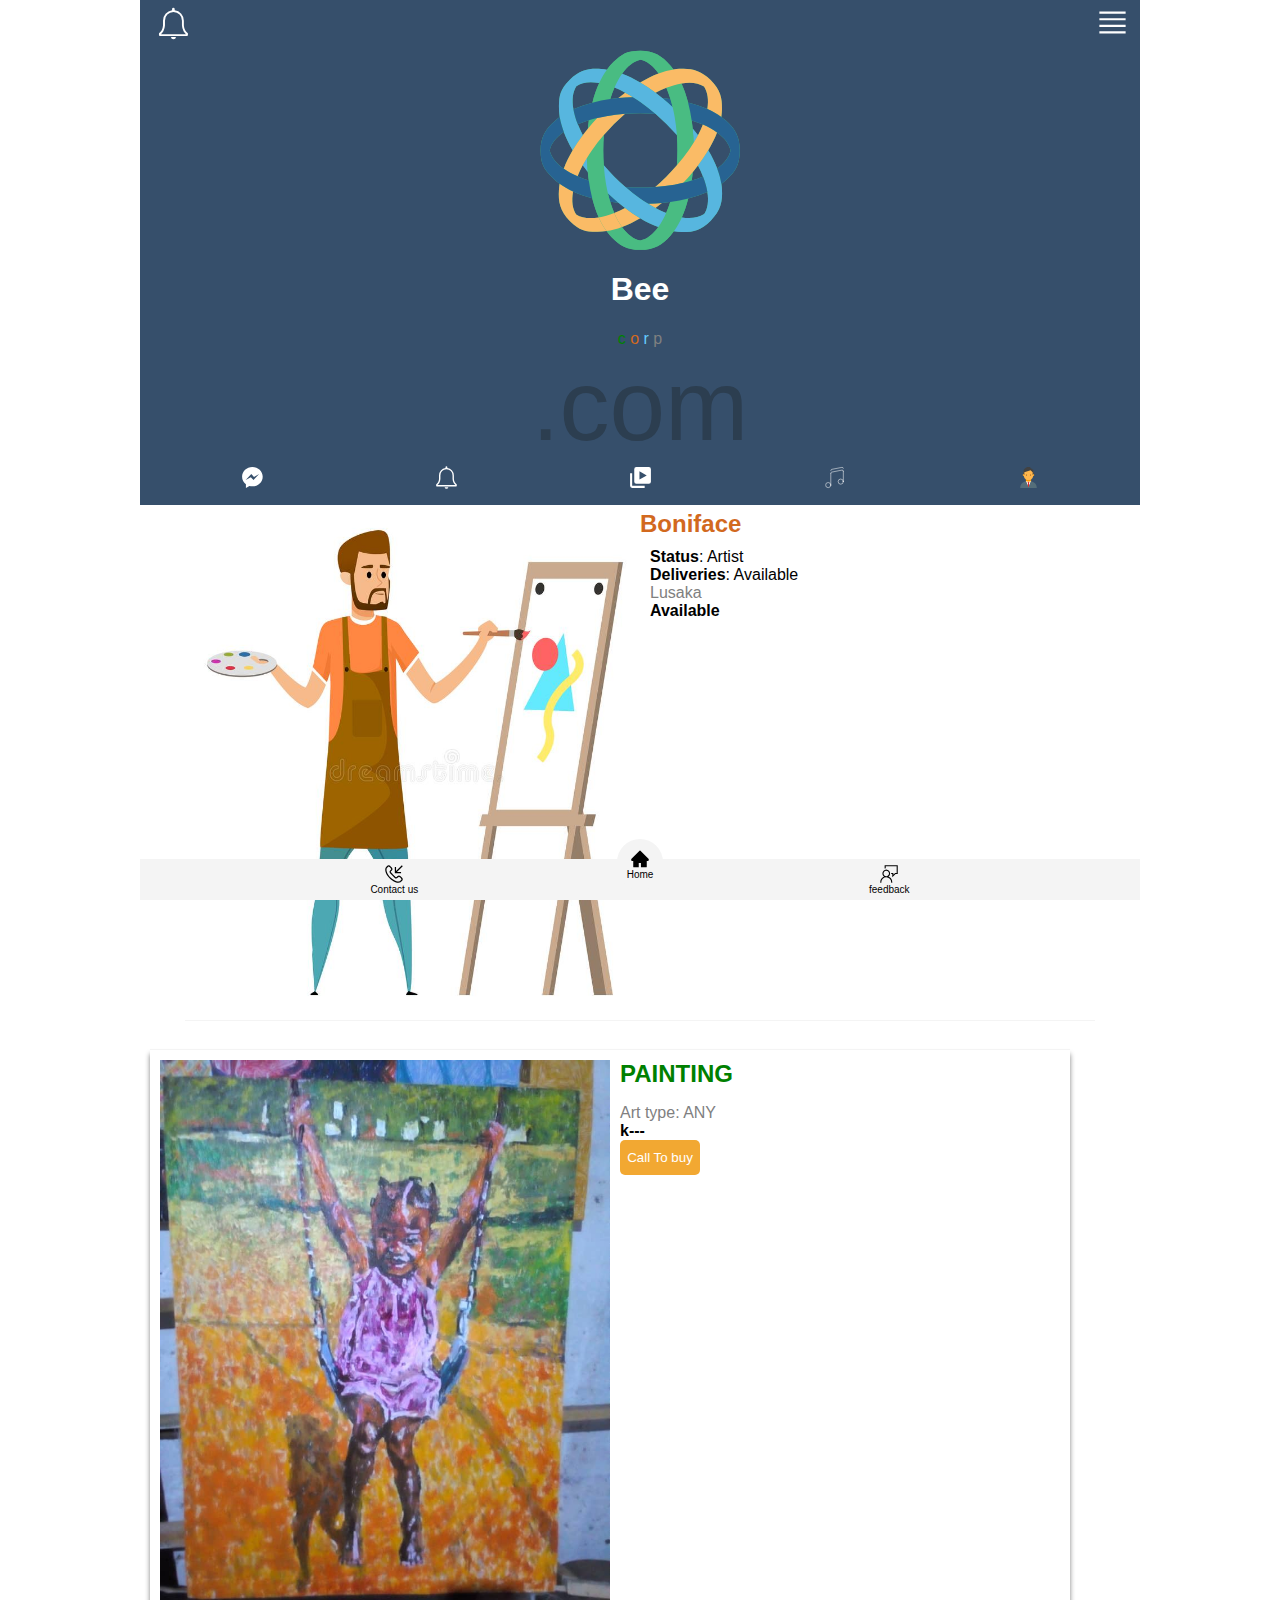
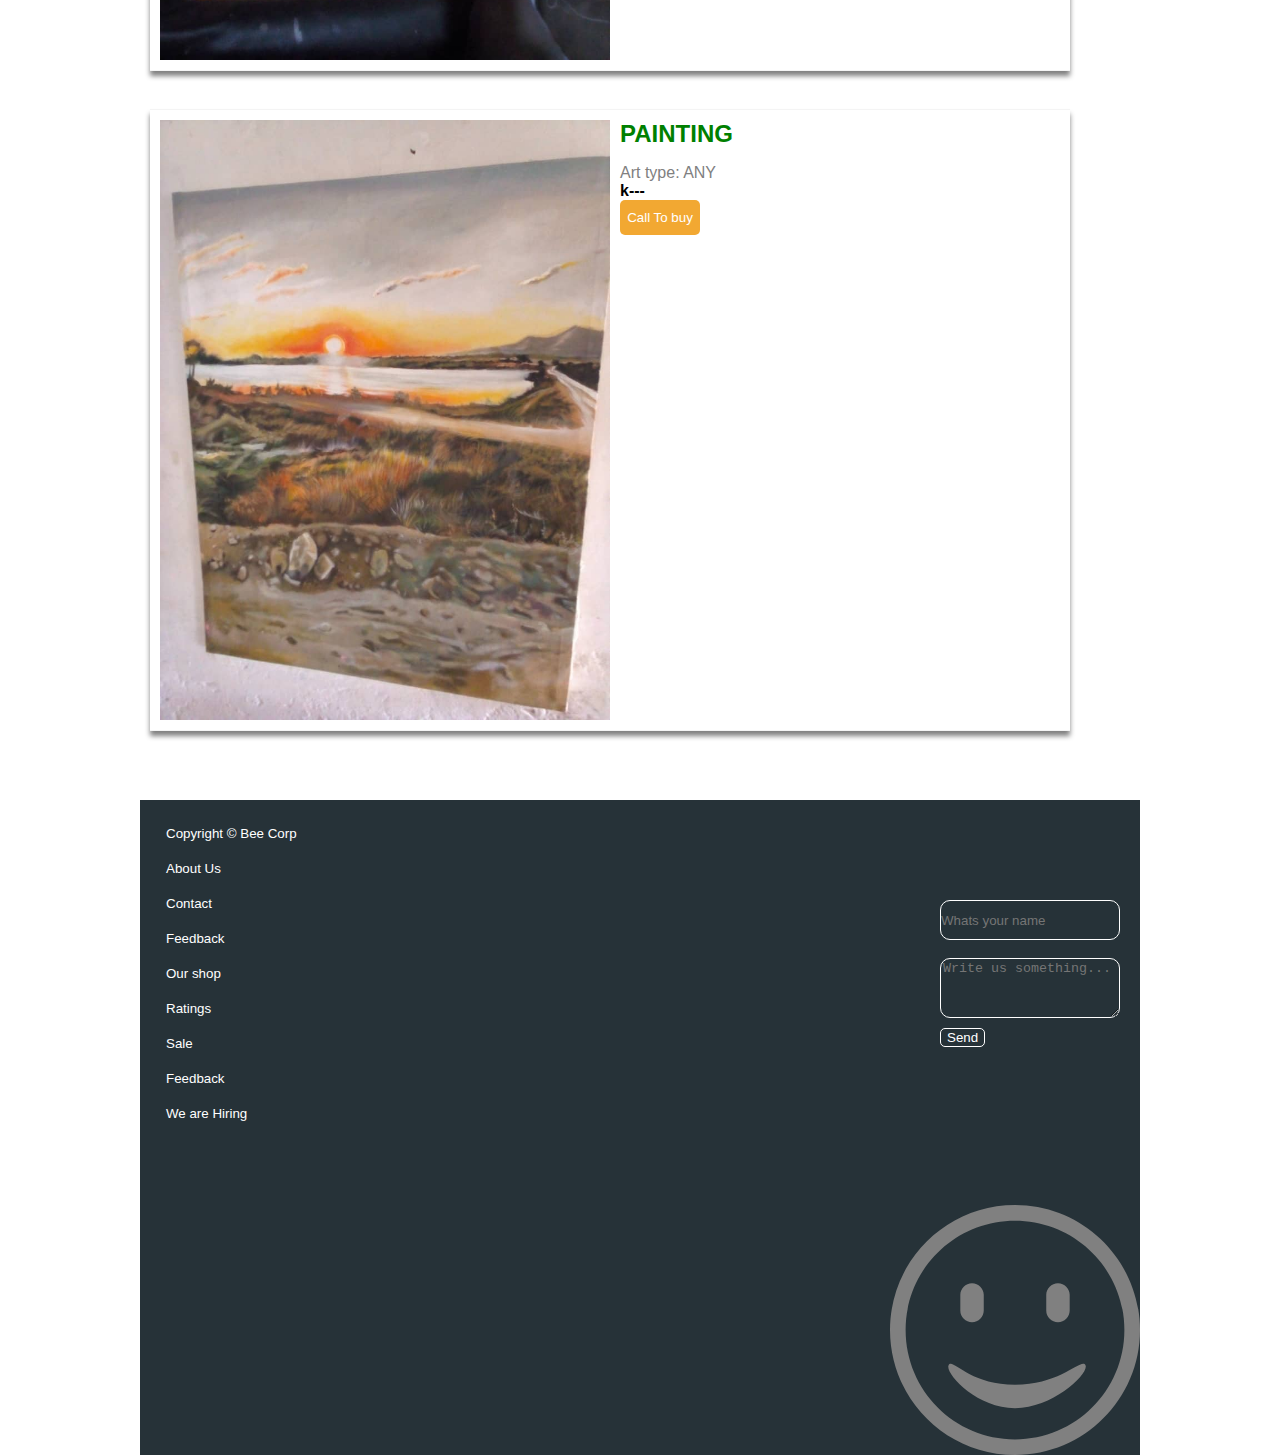
<file: art.html>
<html>
<head>
<title>Bee-corp | Fashion</title>
<meta name="viewport" content="width=device-width, initial-scale=1.0">
<link rel="stylesheet" href="fashion.css">
<link>
<link rel="icon" type="image" href="20220423_143135.jpg">

</head>
<body>
<div id="container">
 <!--Navigation start-->
 <div class="nav-cont">  
 <!--Bar start-->
 
 <!--Menu navigator start-->
 <div class="menu-cont">
 <!--menu bar start-->
 <button id="menu-bar" onclick="show()">
 <svg aria-hidden="true" role="img" width="1em" height="1em" preserveAspectRatio="xMidYMid meet" viewBox="0 0 32 32"><path fill="white" d="M4 6h24v2H4zm0 18h24v2H4zm0-12h24v2H4zm0 6h24v2H4z"/></svg>  
 </button>
 <!--menu bar end-->
 
 <!--cancel bar start-->
 <button id="cancel-bar" onclick="hide()">
 <svg aria-hidden="true" role="img" width="1em" height="1em" preserveAspectRatio="xMidYMid meet" viewBox="0 0 24 24"><path fill="none" stroke="white" stroke-linecap="round" stroke-linejoin="round" stroke-width="1.5" d="M6.758 17.243L12.001 12m5.243-5.243L12 12m0 0L6.758 6.757M12.001 12l5.243 5.243"/></svg>
 </button>
 <!--cancel bar end-->
 </div>
 <!--Menu navigator end-->
 
 <!--Notifucation bar start-->
 <button id="notification-bar" onclick="showNot()">
 <svg aria-hidden="true" role="img" width="1em" height="1em" preserveAspectRatio="xMidYMid meet" viewBox="0 0 36 36"><path fill="white" d="M32.51 27.83A14.4 14.4 0 0 1 30 24.9a12.63 12.63 0 0 1-1.35-4.81v-4.94A10.81 10.81 0 0 0 19.21 4.4V3.11a1.33 1.33 0 1 0-2.67 0v1.31a10.81 10.81 0 0 0-9.33 10.73v4.94a12.63 12.63 0 0 1-1.35 4.81a14.4 14.4 0 0 1-2.47 2.93a1 1 0 0 0-.34.75v1.36a1 1 0 0 0 1 1h27.8a1 1 0 0 0 1-1v-1.36a1 1 0 0 0-.34-.75ZM5.13 28.94a16.17 16.17 0 0 0 2.44-3a14.24 14.24 0 0 0 1.65-5.85v-4.94a8.74 8.74 0 1 1 17.47 0v4.94a14.24 14.24 0 0 0 1.65 5.85a16.17 16.17 0 0 0 2.44 3Z" class="clr-i-outline clr-i-outline-path-1"/><path fill="white" d="M18 34.28A2.67 2.67 0 0 0 20.58 32h-5.26A2.67 2.67 0 0 0 18 34.28Z" class="clr-i-outline clr-i-outline-path-2"/><path fill="none" d="M0 0h36v36H0z"/></svg>   
 </button>
 
 <button id="notification-bar-cancel" onclick="hideNot()">
 <svg aria-hidden="true" role="img" width="1em" height="1em" preserveAspectRatio="xMidYMid meet" viewBox="0 0 36 36"><path fill="whie" d="M32.51 27.83A14.4 14.4 0 0 1 30 24.9a12.63 12.63 0 0 1-1.35-4.81v-4.94A10.81 10.81 0 0 0 19.21 4.4V3.11a1.33 1.33 0 1 0-2.67 0v1.31a10.81 10.81 0 0 0-9.33 10.73v4.94a12.63 12.63 0 0 1-1.35 4.81a14.4 14.4 0 0 1-2.47 2.93a1 1 0 0 0-.34.75v1.36a1 1 0 0 0 1 1h27.8a1 1 0 0 0 1-1v-1.36a1 1 0 0 0-.34-.75ZM5.13 28.94a16.17 16.17 0 0 0 2.44-3a14.24 14.24 0 0 0 1.65-5.85v-4.94a8.74 8.74 0 1 1 17.47 0v4.94a14.24 14.24 0 0 0 1.65 5.85a16.17 16.17 0 0 0 2.44 3Z" class="clr-i-outline clr-i-outline-path-1"/><path fill="white" d="M18 34.28A2.67 2.67 0 0 0 20.58 32h-5.26A2.67 2.67 0 0 0 18 34.28Z" class="clr-i-outline clr-i-outline-path-2"/><path fill="none" d="M0 0h36v36H0z"/></svg> 
 </button>
 <!--Notufucation bar end-->     
 <!--Bar end-->   
 </div>
 <!--Navigation end-->
 
 <!--JS WILL OPEN start-->
 <div style="position: relative;">
 
 <div id="menu-navigator">
 <div style="margin-bottom: 20px;">
 <a href="#.html" style="text-decoration: none;"><span id="home-svg"><svg xmlns="http://www.w3.org/2000/svg" aria-hidden="true" role="img" width="1em" height="1em" preserveAspectRatio="xMidYMid meet" viewBox="0 0 24 24"><path fill="none" stroke="white" stroke-linecap="round" stroke-linejoin="round" stroke-width="2" d="M22 20v-7.826a4 4 0 0 0-1.253-2.908l-7.373-6.968a2 2 0 0 0-2.748 0L3.253 9.266A4 4 0 0 0 2 12.174V20a2 2 0 0 0 2 2h16a2 2 0 0 0 2-2Z"/></svg></span><span id="home"></span></a>
 </div>
 
 <div style="margin-bottom: 20px;">
 <a href="#.html" style="text-decoration: none;"><span id="about-svg"><svg xmlns="http://www.w3.org/2000/svg" aria-hidden="true" role="img" width="1em" height="1em" preserveAspectRatio="xMidYMid meet" viewBox="0 0 32 32"><path fill="white" d="M16 25a6.99 6.99 0 0 1-5.833-3.129l1.666-1.107a5 5 0 0 0 8.334 0l1.666 1.107A6.99 6.99 0 0 1 16 25zm4-11a2 2 0 1 0 2 2a1.98 1.98 0 0 0-2-2zm-8 0a2 2 0 1 0 2 2a1.98 1.98 0 0 0-2-2z"/><path fill="white" d="M30 16v-2h-2v-4a4.005 4.005 0 0 0-4-4h-2V2h-2v4h-8V2h-2v4H8a4.005 4.005 0 0 0-4 4v4H2v2h2v5H2v2h2v3a4.005 4.005 0 0 0 4 4h16a4.005 4.005 0 0 0 4-4v-3h2v-2h-2v-5Zm-4 10a2.002 2.002 0 0 1-2 2H8a2.002 2.002 0 0 1-2-2V10a2.002 2.002 0 0 1 2-2h16a2.002 2.002 0 0 1 2 2Z"/></svg></span><span id="about"></span></a>
 </div>
 
 <div style="margin-bottom: 20px;">
 <a href="#.html" style="text-decoration: none;"><svg id="contact-svg" xmlns="http://www.w3.org/2000/svg" aria-hidden="true" role="img" width="1em" height="1em" preserveAspectRatio="xMidYMid meet" viewBox="0 0 24 24"><path fill="white" d="M21 2H6a2 2 0 0 0-2 2v3H2v2h2v2H2v2h2v2H2v2h2v3a2 2 0 0 0 2 2h15a1 1 0 0 0 1-1V3a1 1 0 0 0-1-1zm-8 2.999c1.648 0 3 1.351 3 3A3.012 3.012 0 0 1 13 11c-1.647 0-3-1.353-3-3.001c0-1.649 1.353-3 3-3zM19 18H7v-.75c0-2.219 2.705-4.5 6-4.5s6 2.281 6 4.5V18z"/></svg><span id="contact"></span></a>
 </div>
 
 <div style="margin-bottom: 20px;">
 <a href="#.html" style="text-decoration: none;"><svg id="upload-svg" xmlns="http://www.w3.org/2000/svg" aria-hidden="true" role="img" width="1.04em" height="1em" preserveAspectRatio="xMidYMid meet" viewBox="0 0 1664 1600"><path fill="white" d="M1280 1408q0-26-19-45t-45-19t-45 19t-19 45t19 45t45 19t45-19t19-45zm256 0q0-26-19-45t-45-19t-45 19t-19 45t19 45t45 19t45-19t19-45zm128-224v320q0 40-28 68t-68 28H96q-40 0-68-28t-28-68v-320q0-40 28-68t68-28h427q21 56 70.5 92t110.5 36h256q61 0 110.5-36t70.5-92h427q40 0 68 28t28 68zm-325-648q-17 40-59 40h-256v448q0 26-19 45t-45 19H704q-26 0-45-19t-19-45V576H384q-42 0-59-40q-17-39 14-69L787 19q18-19 45-19t45 19l448 448q31 30 14 69z"/></svg><span id="host"></span></a>
 </div>
 
 <div style="margin-bottom: 20px;">
 <a href="#.html" style="text-decoration: none;"><svg id="settings-svg" xmlns="http://www.w3.org/2000/svg" aria-hidden="true" role="img" width="1em" height="1em" preserveAspectRatio="xMidYMid meet" viewBox="0 0 24 24"><path fill="white" d="M13.82 22h-3.64a1 1 0 0 1-.977-.786l-.407-1.884a8.002 8.002 0 0 1-1.535-.887l-1.837.585a1 1 0 0 1-1.17-.453L2.43 15.424a1.006 1.006 0 0 1 .193-1.239l1.425-1.3a8.1 8.1 0 0 1 0-1.772L2.623 9.816a1.006 1.006 0 0 1-.193-1.24l1.82-3.153a1 1 0 0 1 1.17-.453l1.837.585c.244-.18.498-.348.76-.5c.253-.142.513-.271.779-.386l.408-1.882A1 1 0 0 1 10.18 2h3.64a1 1 0 0 1 .976.787l.412 1.883a8.192 8.192 0 0 1 1.535.887l1.838-.585a1 1 0 0 1 1.169.453l1.82 3.153c.232.407.152.922-.193 1.239l-1.425 1.3a8.1 8.1 0 0 1 0 1.772l1.425 1.3c.345.318.425.832.193 1.239l-1.82 3.153a1 1 0 0 1-1.17.453l-1.837-.585a7.98 7.98 0 0 1-1.534.886l-.413 1.879a1 1 0 0 1-.976.786ZM11.996 8a4 4 0 1 0 0 8a4 4 0 0 0 0-8Z"/></svg><span id="settings"></span></a>
 </div>   
 </div>
 
 <!--Notification center start-->
 <div id="notification-center">
 <h4>
 Notifications
 </h4>
 
 <a href="#.html" >
 <button>
 <em>
 <svg xmlns="http://www.w3.org/2000/svg" aria-hidden="true" role="img" width="1em" height="1em" preserveAspectRatio="xMidYMid meet" viewBox="0 0 256 256"><path fill="#49BC82" d="M194.21 167.138a253.78 253.78 0 0 0 1.263-10.796a285.85 285.85 0 0 1-12.101 13.716c3.757-.885 7.37-1.861 10.838-2.92ZM62.567 90.053a246.605 246.605 0 0 0-1.306 10.705a271.697 271.697 0 0 1 11.938-13.62a176.374 176.374 0 0 0-10.632 2.915Zm134.05 28.778a171.516 171.516 0 0 0 5.623-9.789a253.229 253.229 0 0 0-6.84-8.632a270.927 270.927 0 0 1 1.217 18.42ZM54.646 147.619c2.09 2.8 4.273 5.597 6.548 8.383A285.513 285.513 0 0 1 60.08 138.1a176.992 176.992 0 0 0-5.434 9.52Zm112.021 46.91c-1.576 5.02-3.315 9.735-5.207 14.097c-3.004 6.928-6.378 12.972-10.02 18.039c-6.914 9.62-14.794 15.68-22.984 17.27c-8.626-1.857-16.634-7.954-23.53-17.488c-6.782 2.546-13.407 4.353-19.788 5.36c2.06 2.852 4.239 5.497 6.549 7.889c9.93 10.279 18.6 16.138 36.663 16.138c18.063 0 28.292-6.633 38.543-18.168a74.132 74.132 0 0 0 4.446-5.55c3.807-5.218 7.195-11.18 10.153-17.787c3.285-7.342 6.042-15.473 8.272-24.234c-7.293 1.845-15.02 3.324-23.097 4.434Zm-.151-175.103C156.19 7.628 146.2.83 128.35.83c-17.85 0-24.2 5.023-33.67 13.926c-3.231 3.038-6.245 6.542-9.05 10.439c-3.655 5.079-6.942 10.845-9.847 17.204c-3.453 7.557-6.365 15.943-8.714 24.997c7.234-1.888 14.89-3.416 22.892-4.57c1.615-5.235 3.41-10.145 5.372-14.674c2.918-6.74 6.194-12.647 9.732-17.645c6.988-9.876 15.007-16.165 23.39-17.989c8.312 1.543 16.305 7.736 23.292 17.606c6.534-2.476 12.923-4.238 19.1-5.237a77.586 77.586 0 0 0-4.332-5.46Zm.418 43.301c-3.449-.478-6.96-.889-10.528-1.231a271.23 271.23 0 0 1 13.413 11.766a176.4 176.4 0 0 0-2.885-10.535ZM89.848 194.37c3.594.52 7.253.97 10.977 1.34A285.751 285.751 0 0 1 86.9 183.434a172.75 172.75 0 0 0 2.949 10.936Zm143.066-15.982a73.916 73.916 0 0 0-.75-6.873c-.982-6.389-2.789-13.008-5.362-19.782c-2.896-7.622-6.755-15.436-11.453-23.325c-3.844 6.466-8.257 12.983-13.178 19.484c2.507 4.79 4.663 9.473 6.445 14.009c2.764 7.03 4.642 13.698 5.63 19.856c1.86 11.595.56 21.37-4.078 28.243c-7.343 4.742-17.198 6.116-28.676 4.329c-2.958 6.607-6.346 12.569-10.153 17.786c3.343.523 6.627.832 9.831.888c14.29.247 24.565-1.741 37.337-14.513c12.773-12.773 15.315-24.697 14.407-40.102ZM78.33 24.337c-15.644-1.041-27.514 1.215-40.137 13.838c-12.622 12.622-13.56 20.662-13.96 33.654c-.138 4.494.217 9.169 1.012 13.975c1.021 6.17 2.786 12.565 5.236 19.106c2.874 7.673 6.688 15.545 11.348 23.49c3.788-6.445 8.128-12.935 12.974-19.402c-2.483-4.714-4.636-9.332-6.415-13.806c-2.713-6.823-4.585-13.31-5.637-19.346c-2.095-12.022-.886-22.22 3.782-29.482c7.034-4.831 17.185-6.084 29.252-3.965c2.905-6.359 6.192-12.125 9.847-17.204a77.58 77.58 0 0 0-7.302-.858Zm117.072 76.073a247.36 247.36 0 0 0-1.244-10.215c-1.16-8.087-2.704-15.823-4.613-23.127c-2.29-8.764-5.107-16.903-8.435-24.26c-6.025 1.018-12.527 2.873-19.373 5.571c1.893 4.439 3.628 9.242 5.198 14.348a176.4 176.4 0 0 1 2.885 10.535c.898 3.727 1.707 7.59 2.422 11.578c1.366 7.602 2.38 15.66 3 24.098a263.7 263.7 0 0 1 .71 19.288c0 6.678-.257 13.157-.722 19.435c5.6-6.463 10.652-12.912 15.103-19.27a198.948 198.948 0 0 0 6.285-9.56a270.927 270.927 0 0 0-1.216-18.421ZM89.848 194.37a172.75 172.75 0 0 1-2.95-10.936c-.847-3.6-1.62-7.318-2.297-11.169c-1.362-7.738-2.356-15.976-2.96-24.622a278.079 278.079 0 0 1-.68-19.417c0-6.667.255-13.129.714-19.385c-5.615 6.484-10.665 12.978-15.136 19.397a202.161 202.161 0 0 0-6.459 9.862c.19 6.098.564 12.073 1.114 17.902c.349 3.693.763 7.331 1.255 10.896c1.104 7.99 2.572 15.637 4.395 22.86c2.243 8.882 5.03 17.117 8.354 24.547c6.17-1.025 12.821-2.917 19.827-5.696c-1.893-4.403-3.623-9.161-5.177-14.24ZM109.133 54.6a254.63 254.63 0 0 0-8.786 6.957a271.21 271.21 0 0 1 18.813-1.232a176.243 176.243 0 0 0-10.027-5.724ZM46.3 210.426c-4.83-7.033-6.084-17.185-3.963-29.252c-6.36-2.904-12.127-6.192-17.205-9.847c-.403 2.471-.7 4.91-.859 7.302c-1.04 15.644 1.216 27.515 13.838 40.136c12.622 12.622 20.662 13.56 33.655 13.96c4.306.133 8.777-.19 13.372-.916c-3.721-5.151-7.038-11.015-9.94-17.503c-11.767 1.954-21.753.711-28.898-3.88Zm62.65-8.279c-4.756 2.508-9.414 4.673-13.925 6.463c2.94 6.835 6.265 12.813 9.901 17.838c7.606-2.854 15.407-6.634 23.28-11.243c-6.392-3.819-12.83-8.189-19.256-13.058Zm38.762.048a246.148 246.148 0 0 0 8.227-6.43c-5.705.537-11.551.905-17.515 1.099a171.93 171.93 0 0 0 9.288 5.331Zm-52.687 6.415c-7.006 2.78-13.658 4.67-19.827 5.696c2.902 6.488 6.219 12.352 9.94 17.503c6.38-1.008 13.006-2.815 19.788-5.36c-3.636-5.026-6.962-11.004-9.901-17.839Zm123.4-170.16c-12.771-12.771-24.695-15.314-40.1-14.407a74.41 74.41 0 0 0-7.476.845c-6.178.999-12.567 2.761-19.1 5.237c-7.692 2.916-15.578 6.813-23.539 11.564c6.52 3.814 13.087 8.193 19.632 13.09c4.749-2.485 9.395-4.626 13.894-6.399c6.846-2.698 13.348-4.553 19.373-5.57c11.85-2 21.84-.735 28.827 3.98c4.743 7.343 6.116 17.198 4.329 28.676c6.607 2.959 12.569 6.345 17.788 10.154c.523-3.344.831-6.629.886-9.833c.248-14.29-1.74-24.564-14.513-37.336Zm-9.863 57.048c-1.755 4.394-3.869 8.92-6.322 13.545a171.516 171.516 0 0 1-5.623 9.789a198.948 198.948 0 0 1-6.285 9.56c-4.451 6.358-9.503 12.807-15.103 19.27a277.269 277.269 0 0 1-13.527 14.53a264.365 264.365 0 0 1-14.122 13.126c8.61-.602 16.815-1.592 24.526-2.945a198.742 198.742 0 0 0 11.266-2.314a285.397 285.397 0 0 0 12.101-13.716a254.703 254.703 0 0 0 6.698-8.45c4.921-6.501 9.334-13.018 13.178-19.484c4.603-7.74 8.386-15.406 11.252-22.892c-5.065-3.64-11.11-7.015-18.039-10.019ZM84.68 84.732a201.191 201.191 0 0 0-11.48 2.406a271.697 271.697 0 0 0-11.94 13.62a245.339 245.339 0 0 0-6.458 8.24c-4.846 6.467-9.186 12.957-12.974 19.401c-4.67 7.944-8.5 15.818-11.384 23.492c4.999 3.538 10.904 6.814 17.645 9.733c1.819-4.536 4.018-9.221 6.557-14.005a176.992 176.992 0 0 1 5.434-9.52a202.161 202.161 0 0 1 6.46-9.86c4.47-6.42 9.52-12.914 15.135-19.398a262.533 262.533 0 0 1 27.2-27.124c-8.473.621-16.565 1.641-24.195 3.015Zm152.922 5.331a74.053 74.053 0 0 0-5.55-4.444c-5.218-3.809-11.18-7.195-17.787-10.154c-7.477-3.347-15.773-6.146-24.721-8.397c1.91 7.304 3.452 15.04 4.613 23.127c5.135 1.6 9.954 3.372 14.405 5.302c6.928 3.004 12.974 6.378 18.039 10.019c9.62 6.915 15.68 14.795 17.27 22.985c-1.83 8.502-7.772 16.404-17.069 23.232c2.573 6.774 4.38 13.393 5.362 19.782c2.692-1.97 5.194-4.048 7.468-6.245c10.28-9.929 16.139-18.6 16.139-36.663c0-18.063-6.634-28.292-18.17-38.544ZM62.449 166.898c-5.116-1.59-9.921-3.352-14.36-5.274c-6.74-2.919-12.646-6.195-17.645-9.733c-9.875-6.989-16.166-15.007-17.99-23.39c1.565-8.43 7.908-16.533 18.026-23.59c-2.45-6.542-4.215-12.937-5.236-19.107a77.627 77.627 0 0 0-5.88 4.638C7.564 100.767.766 110.757.766 128.607c0 17.85 5.022 24.198 13.926 33.67c3.038 3.23 6.542 6.245 10.439 9.049c5.078 3.655 10.845 6.943 17.205 9.847c7.419 3.39 15.64 6.259 24.507 8.585c-1.823-7.223-3.291-14.87-4.395-22.86Zm66.09-100.422a202.323 202.323 0 0 0-9.38-6.15c-6.414.199-12.695.613-18.812 1.23c-3.52.356-6.983.779-10.385 1.27c-8.001 1.154-15.658 2.682-22.892 4.57c-8.787 2.293-16.947 5.115-24.32 8.45c1.052 6.035 2.924 12.523 5.637 19.346c4.392-1.87 9.137-3.586 14.18-5.139a176.82 176.82 0 0 1 10.632-2.915c3.698-.89 7.528-1.695 11.481-2.406c7.63-1.374 15.722-2.394 24.196-3.015c6.233-.458 12.663-.71 19.286-.71c6.877 0 13.541.273 19.993.765c-6.556-5.681-13.125-10.786-19.615-15.296Zm80.077 95.425c-4.45 1.917-9.265 3.667-14.406 5.237a172.338 172.338 0 0 1-10.838 2.92a199.908 199.908 0 0 1-11.266 2.314c-7.711 1.353-15.915 2.343-24.526 2.945c-6.265.438-12.737.679-19.418.679a265.65 265.65 0 0 1-18.828-.67c6.39 5.534 12.766 10.53 19.054 14.94a198.754 198.754 0 0 0 10.036 6.597a285.56 285.56 0 0 0 17.515-1.1a254.65 254.65 0 0 0 10.728-1.234c8.076-1.11 15.804-2.589 23.097-4.434c8.858-2.24 17.07-5.022 24.482-8.338c-.988-6.158-2.866-12.826-5.63-19.856Zm-60.904 40.293a171.93 171.93 0 0 1-9.288-5.331a198.754 198.754 0 0 1-10.036-6.596c-6.288-4.411-12.664-9.407-19.054-14.942a277.803 277.803 0 0 1-14.568-13.56a264.355 264.355 0 0 1-13.126-14.122c.605 8.646 1.599 16.884 2.96 24.622a198.78 198.78 0 0 0 2.299 11.17a285.751 285.751 0 0 0 13.926 12.275a253.569 253.569 0 0 0 8.125 6.436c6.425 4.87 12.864 9.24 19.256 13.058c7.857 4.695 15.64 8.552 23.234 11.46c3.642-5.066 7.016-11.11 10.02-18.038c-4.458-1.781-9.053-3.933-13.748-6.432Zm24.53-117.354a200.474 200.474 0 0 0-2.423-11.578a271.23 271.23 0 0 0-13.413-11.766a246.07 246.07 0 0 0-8.564-6.718c-6.545-4.897-13.112-9.276-19.632-13.09c-7.826-4.576-15.582-8.338-23.144-11.181c-3.538 4.998-6.814 10.905-9.732 17.645c4.47 1.793 9.086 3.957 13.799 6.449a176.147 176.147 0 0 1 10.027 5.724c3.1 1.908 6.23 3.964 9.38 6.151c6.49 4.51 13.059 9.615 19.615 15.296a262.915 262.915 0 0 1 27.085 27.167c-.62-8.439-1.633-16.497-2.999-24.1Z"/><path fill="#49BC82" d="M194.21 167.138a253.78 253.78 0 0 0 1.263-10.796a285.85 285.85 0 0 1-12.101 13.716c3.757-.885 7.37-1.861 10.838-2.92M62.567 90.053a246.605 246.605 0 0 0-1.306 10.705a271.697 271.697 0 0 1 11.938-13.62a176.374 176.374 0 0 0-10.632 2.915"/><path fill="#57B6DF" d="M196.617 118.83a171.516 171.516 0 0 0 5.623-9.788a253.229 253.229 0 0 0-6.84-8.632a270.927 270.927 0 0 1 1.217 18.42M54.646 147.62a244.25 244.25 0 0 0 6.548 8.382A285.513 285.513 0 0 1 60.08 138.1a176.992 176.992 0 0 0-5.434 9.52"/><path fill="#49BC82" d="M166.667 194.53c-1.576 5.019-3.315 9.734-5.207 14.096c-3.004 6.928-6.378 12.972-10.02 18.039c-6.914 9.62-14.794 15.68-22.984 17.27c-8.626-1.857-16.634-7.954-23.53-17.488c-6.782 2.546-13.407 4.353-19.788 5.36c2.06 2.852 4.239 5.497 6.549 7.889c9.93 10.279 18.6 16.138 36.663 16.138c18.063 0 28.292-6.633 38.543-18.168a74.132 74.132 0 0 0 4.446-5.55c3.807-5.218 7.195-11.18 10.153-17.787c3.285-7.342 6.042-15.473 8.272-24.234c-7.293 1.845-15.02 3.324-23.097 4.434m-.151-175.103C156.19 7.628 146.2.83 128.35.83c-17.85 0-24.2 5.023-33.67 13.926c-3.231 3.038-6.245 6.542-9.05 10.439c-3.655 5.079-6.942 10.845-9.847 17.204c-3.453 7.557-6.365 15.943-8.714 24.997c7.234-1.888 14.89-3.416 22.892-4.57c1.615-5.235 3.41-10.145 5.372-14.674c2.918-6.74 6.194-12.647 9.732-17.645c6.988-9.876 15.007-16.165 23.39-17.989c8.312 1.543 16.305 7.736 23.292 17.606c6.534-2.476 12.923-4.238 19.1-5.237a77.586 77.586 0 0 0-4.332-5.46"/><path fill="#276392" d="M166.934 62.727c-3.449-.478-6.96-.889-10.528-1.231a271.23 271.23 0 0 1 13.413 11.766a176.4 176.4 0 0 0-2.885-10.535M89.848 194.37c3.594.52 7.253.97 10.977 1.34A285.751 285.751 0 0 1 86.9 183.434a172.75 172.75 0 0 0 2.949 10.936"/><path fill="#57B6DF" d="M232.914 178.388a73.916 73.916 0 0 0-.75-6.873c-.982-6.389-2.789-13.008-5.362-19.782c-2.896-7.622-6.755-15.436-11.453-23.325c-3.844 6.466-8.257 12.983-13.178 19.484c2.507 4.79 4.663 9.473 6.445 14.009c2.764 7.03 4.642 13.698 5.63 19.856c1.86 11.595.56 21.37-4.078 28.243c-7.343 4.742-17.198 6.116-28.676 4.329c-2.958 6.607-6.346 12.569-10.153 17.786c3.343.523 6.627.832 9.831.888c14.29.247 24.565-1.741 37.337-14.513c12.773-12.773 15.315-24.697 14.407-40.102M78.329 24.337c-15.644-1.041-27.514 1.215-40.137 13.838c-12.622 12.622-13.56 20.662-13.96 33.654c-.138 4.494.217 9.169 1.012 13.975c1.021 6.17 2.786 12.565 5.236 19.106c2.874 7.673 6.688 15.545 11.348 23.49c3.788-6.445 8.128-12.935 12.974-19.402c-2.483-4.714-4.636-9.332-6.415-13.806c-2.713-6.823-4.585-13.31-5.637-19.346c-2.095-12.022-.886-22.22 3.782-29.482c7.034-4.831 17.185-6.084 29.252-3.965c2.905-6.359 6.192-12.125 9.847-17.204a77.58 77.58 0 0 0-7.302-.858"/><path fill="#49BC82" d="M195.4 100.41c-.349-3.46-.763-6.868-1.243-10.215c-1.16-8.087-2.704-15.823-4.613-23.127c-2.29-8.764-5.107-16.903-8.435-24.26c-6.025 1.018-12.527 2.873-19.373 5.571c1.893 4.439 3.628 9.242 5.198 14.348a176.4 176.4 0 0 1 2.885 10.535c.898 3.727 1.707 7.59 2.422 11.578c1.366 7.602 2.38 15.66 3 24.098a263.7 263.7 0 0 1 .71 19.288c0 6.678-.257 13.157-.722 19.435c5.6-6.463 10.652-12.912 15.103-19.27a198.948 198.948 0 0 0 6.285-9.56a270.927 270.927 0 0 0-1.216-18.421M89.848 194.37a172.75 172.75 0 0 1-2.95-10.936c-.847-3.6-1.62-7.318-2.297-11.169c-1.362-7.738-2.356-15.976-2.96-24.622a278.079 278.079 0 0 1-.68-19.417c0-6.667.255-13.129.714-19.385c-5.615 6.484-10.665 12.978-15.136 19.397a202.161 202.161 0 0 0-6.459 9.862c.19 6.098.564 12.073 1.114 17.902c.349 3.693.763 7.331 1.255 10.896c1.104 7.99 2.572 15.637 4.395 22.86c2.243 8.882 5.03 17.117 8.354 24.547c6.17-1.025 12.821-2.917 19.827-5.696c-1.893-4.403-3.623-9.161-5.177-14.24"/><path fill="#FABB66" d="M109.133 54.6a254.63 254.63 0 0 0-8.786 6.957a271.21 271.21 0 0 1 18.813-1.232a176.243 176.243 0 0 0-10.027-5.724M46.3 210.425c-4.83-7.033-6.084-17.185-3.963-29.252c-6.36-2.904-12.127-6.192-17.205-9.847c-.403 2.471-.7 4.91-.859 7.302c-1.04 15.644 1.216 27.515 13.838 40.136c12.622 12.622 20.662 13.56 33.655 13.96c4.306.133 8.777-.19 13.372-.916c-3.721-5.151-7.038-11.015-9.94-17.503c-11.767 1.954-21.753.711-28.898-3.88m62.65-8.279c-4.756 2.508-9.414 4.673-13.925 6.463c2.94 6.835 6.265 12.813 9.901 17.838c7.606-2.854 15.407-6.634 23.28-11.243c-6.392-3.819-12.83-8.189-19.256-13.058m38.762.048a246.148 246.148 0 0 0 8.227-6.43c-5.705.537-11.551.905-17.515 1.099a171.93 171.93 0 0 0 9.288 5.331"/><path fill="#FABB66" d="M95.025 208.61c-7.006 2.778-13.658 4.67-19.827 5.695c2.902 6.488 6.219 12.352 9.94 17.503c6.38-1.008 13.006-2.815 19.788-5.36c-3.636-5.026-6.962-11.004-9.901-17.839M218.426 38.45c-12.772-12.772-24.696-15.315-40.102-14.408a74.41 74.41 0 0 0-7.475.845c-6.178.999-12.567 2.761-19.1 5.237c-7.692 2.916-15.578 6.813-23.539 11.564c6.52 3.814 13.087 8.193 19.632 13.09c4.749-2.485 9.395-4.626 13.894-6.399c6.846-2.698 13.348-4.553 19.373-5.57c11.85-2 21.84-.735 28.827 3.98c4.743 7.343 6.116 17.198 4.329 28.676c6.607 2.959 12.569 6.345 17.788 10.154c.523-3.344.831-6.629.886-9.833c.248-14.29-1.74-24.564-14.513-37.336m-9.864 57.047c-1.755 4.394-3.869 8.92-6.322 13.545a171.516 171.516 0 0 1-5.623 9.789a198.948 198.948 0 0 1-6.285 9.56c-4.451 6.358-9.503 12.807-15.103 19.27a277.269 277.269 0 0 1-13.527 14.53a264.365 264.365 0 0 1-14.122 13.126c8.61-.602 16.815-1.592 24.526-2.945a198.742 198.742 0 0 0 11.266-2.314a285.397 285.397 0 0 0 12.101-13.716a254.703 254.703 0 0 0 6.698-8.45c4.921-6.501 9.334-13.018 13.178-19.484c4.603-7.74 8.386-15.406 11.252-22.892c-5.065-3.64-11.11-7.015-18.039-10.019M84.68 84.732a201.191 201.191 0 0 0-11.48 2.406a271.697 271.697 0 0 0-11.94 13.62a245.339 245.339 0 0 0-6.458 8.24c-4.846 6.467-9.186 12.957-12.974 19.401c-4.67 7.944-8.5 15.818-11.384 23.492c4.999 3.538 10.904 6.814 17.645 9.733c1.819-4.536 4.018-9.221 6.557-14.005a176.992 176.992 0 0 1 5.434-9.52a202.161 202.161 0 0 1 6.46-9.86c4.47-6.42 9.52-12.914 15.135-19.398a262.533 262.533 0 0 1 27.2-27.124c-8.473.621-16.565 1.641-24.195 3.015"/><path fill="#276392" d="M237.602 90.063a74.053 74.053 0 0 0-5.55-4.444c-5.218-3.809-11.18-7.195-17.787-10.154c-7.477-3.347-15.773-6.146-24.721-8.397c1.91 7.304 3.452 15.04 4.613 23.127c5.135 1.6 9.954 3.372 14.405 5.302c6.928 3.004 12.974 6.378 18.039 10.019c9.62 6.915 15.68 14.795 17.27 22.985c-1.83 8.502-7.772 16.404-17.069 23.232c2.573 6.774 4.38 13.393 5.362 19.782c2.692-1.97 5.194-4.048 7.468-6.245c10.28-9.929 16.139-18.6 16.139-36.663c0-18.063-6.634-28.292-18.17-38.544M62.45 166.898c-5.117-1.59-9.922-3.352-14.36-5.274c-6.742-2.919-12.647-6.195-17.646-9.733c-9.875-6.989-16.166-15.007-17.99-23.39c1.565-8.43 7.908-16.533 18.026-23.59c-2.45-6.542-4.215-12.937-5.236-19.107a77.627 77.627 0 0 0-5.88 4.638C7.564 100.767.766 110.757.766 128.607c0 17.85 5.022 24.198 13.926 33.67c3.038 3.23 6.542 6.245 10.439 9.049c5.078 3.655 10.845 6.943 17.205 9.847c7.419 3.39 15.64 6.259 24.507 8.585c-1.823-7.223-3.291-14.87-4.395-22.86M128.54 66.476a202.323 202.323 0 0 0-9.38-6.15c-6.415.199-12.696.613-18.813 1.23c-3.52.356-6.983.779-10.385 1.27c-8.001 1.154-15.658 2.682-22.892 4.57c-8.787 2.293-16.947 5.115-24.32 8.45c1.052 6.035 2.924 12.523 5.637 19.346c4.392-1.87 9.137-3.586 14.18-5.139a176.82 176.82 0 0 1 10.632-2.915c3.698-.89 7.528-1.695 11.481-2.406c7.63-1.374 15.722-2.394 24.196-3.015c6.233-.458 12.663-.71 19.286-.71c6.877 0 13.541.273 19.993.765c-6.556-5.681-13.125-10.786-19.615-15.296m80.076 95.424c-4.45 1.918-9.265 3.668-14.406 5.238a172.338 172.338 0 0 1-10.838 2.92a199.908 199.908 0 0 1-11.266 2.314c-7.711 1.353-15.915 2.343-24.526 2.945c-6.265.438-12.737.679-19.418.679a265.65 265.65 0 0 1-18.828-.67c6.39 5.534 12.766 10.53 19.054 14.94a198.754 198.754 0 0 0 10.036 6.597a285.56 285.56 0 0 0 17.515-1.1a254.65 254.65 0 0 0 10.728-1.234c8.076-1.11 15.804-2.589 23.097-4.434c8.858-2.24 17.07-5.022 24.482-8.338c-.988-6.158-2.866-12.826-5.63-19.856"/><path fill="#57B6DF" d="M147.712 202.194a171.93 171.93 0 0 1-9.288-5.331a198.754 198.754 0 0 1-10.036-6.596c-6.288-4.411-12.664-9.407-19.054-14.942a277.803 277.803 0 0 1-14.568-13.56a264.355 264.355 0 0 1-13.126-14.122c.605 8.646 1.599 16.884 2.96 24.622a198.78 198.78 0 0 0 2.299 11.17a285.751 285.751 0 0 0 13.926 12.275a253.569 253.569 0 0 0 8.125 6.436c6.425 4.87 12.864 9.24 19.256 13.058c7.857 4.695 15.64 8.552 23.234 11.46c3.642-5.066 7.016-11.11 10.02-18.038c-4.458-1.781-9.053-3.933-13.748-6.432M172.241 84.84a200.474 200.474 0 0 0-2.422-11.578a271.23 271.23 0 0 0-13.413-11.766a246.07 246.07 0 0 0-8.564-6.718c-6.545-4.897-13.112-9.276-19.632-13.09c-7.826-4.576-15.582-8.338-23.144-11.181c-3.538 4.998-6.814 10.905-9.732 17.645c4.47 1.793 9.086 3.957 13.799 6.449a176.147 176.147 0 0 1 10.027 5.724c3.1 1.908 6.23 3.964 9.38 6.151c6.49 4.51 13.059 9.615 19.615 15.296a262.915 262.915 0 0 1 27.085 27.167c-.62-8.439-1.633-16.497-2.999-24.1"/></svg>
 Message
 </em>
 </button>
 </a>
 
 <br>
 
 <a href="#.html" >
 <button>
 <em>
 <svg xmlns="http://www.w3.org/2000/svg" aria-hidden="true" role="img" width="1em" height="1em" preserveAspectRatio="xMidYMid meet" viewBox="0 0 128 128"><path fill="#5C6063" d="M111.81 64.6s11.48-1.47 11.83-.66c.56 1.31-7.79 10.14-7.79 10.14l-4.04-9.48z"/><path fill="#FCD41E" d="M70.05 68.08s6.01-7.13 17.18-9.57S112 60.57 115 68.17c3.24 8.21 2.07 17.42-3.38 24.03c-5.73 6.95-14.55 14.36-29.38 13.23c-11.77-.89-15.49-5.82-15.49-5.82l3.3-31.53z"/><path fill="#414340" d="M99.05 76.34c2.94 7.73 3.57 15.39 3.47 19.24c-.09 3.85-.38 5.16-.38 5.16s3.94-2.53 6.38-4.88c2.11-2.03 3.66-4.22 3.66-4.22s1.03-11.17-3-20.55s-12.38-13.1-12.38-13.1s-2.86-.61-6.1-.23c-3.2.37-7.13 1.78-7.13 1.78s10.69 4.22 15.48 16.8zM74.83 63.85s6.85 3.66 11.26 14.08c4.69 11.07 3.75 27.41 3.75 27.41s-2.91.45-6.1.38c-2.06-.05-5.73-.8-5.73-.8S79.06 91.73 75.3 83c-1.67-3.87-5.91-8.73-5.91-8.73L70 67.7l4.83-3.85z"/><path fill="#5A6066" d="M39.92 89.57s-4.97 2.16-9.48 3.1c-4.5.94-8.26 1.03-9.57 1.13c-1.31.09-3 .66-2.72 3.57c.24 2.53 3.94 2.27 6.19 2.16c3.66-.19 8.82-1.13 13.33-2.72s9.1-4.04 9.1-4.04l-6.85-3.2z"/><path fill="#6DA3AF" d="M66.25 65.26s21.68-27.59 24.64-31.53c2.96-3.94 7.32-10.98 12.25-11.12c4.93-.14 9.43 4.36 11.68 10.98s2.39 13.29-1.13 17.74c-4.79 6.05-18.02 15.35-28.44 18.02c-10.42 2.67-16.47 3.38-16.47 3.38l-2.53-7.47z" opacity=".7"/><path fill="#A1C5CB" d="M65.4 63.29s15.2-26.47 18.44-32.8c3.24-6.34 6.19-12.25 5.35-16.26c-.68-3.22-7.04-6.55-15.77-5.28S57.17 13.79 56.11 21.9c-1.13 8.59-.56 33.22-.56 33.22l-1.27 12.11l11.26 1.69l-.14-5.63z" opacity=".7"/><path d="M14.09 47.45s-5.84-4.08-7.95 4.65c-2.45 10.09 5.06 8.3 5.06 8.3l2.89-12.95z"/><path fill="#848484" d="M30.91 37.53s-1.41-6.97-3.8-11.9s-5.62-8.26-7.18-9.08c-1.62-.84-5.95-1.35-10.21-1.48c-2.89-.09-5.7-.14-5.7 2.04c0 2.54 3.24 2.87 5.49 3.1c3.24.33 6.67.75 7.88 1.06c2.25.56 5.14 6.19 6.05 8.73c.92 2.53 2.6 9.08 2.6 9.08l4.87-1.55z"/><path fill="#FE8D00" d="m58.64 59.21l2.53 4.36s4.22-3.52 4.86-3.45c.63.07 1.76 5.91 1.76 5.91s3.94-.99 4.5-.63c.56.35.28 4.58.28 4.58s4.93.28 5.07.7c.14.42-2.18 4.36-2.18 4.36s3.94 2.39 3.87 3.03c-.07.63-3.38 3.24-3.38 3.24s3.1 3.52 2.82 4.43s-4.72 1.13-4.72 1.13s1.06 4.58.77 5c-.28.42-5.21.35-5.21.35s2.39 3.87 2.04 4.29s-7.63 1.92-7.63 1.92s-3.66 4.08-6.31 4.62c-2.62.53-3.82-.07-3.82-.07l-3.07-3.03s-6.83.63-7.46.21c-.63-.42-.77-8.45-.77-8.45s-4.36.33-4.65-.21s.63-5 .63-5l11.4-18.16l8.67-9.13z"/><path fill="#848484" d="M49.42 94.54c-2.72-1.93-5.85 1.86-7.53 3.17c-2.53 1.97-4.93 5.42-13.16 7.6c-4.84 1.28-4.58 3.03-4.08 4.65c.62 2.04 3.59 1.83 7.18.84s7.77-3.23 9.43-4.43c2.04-1.48 6.9-6.05 7.81-6.9c.92-.84 2.53-3.38.35-4.93zm7.6 2.18c-2.29-.93-3.8.7-5 4.08s-3.45 9.64-4.5 12.04c-1.06 2.39-3.77 6.88-.77 8.38c3.24 1.62 4.72-1.27 5.63-3.24s3.66-8.52 4.43-11.12c.77-2.6 1.2-4.01 1.55-5c.35-.98 1.27-4.08-1.34-5.14zm7.82-.35c-3.2.43-2.6 4.22-2.39 6.97c.21 2.75.63 11.61.49 13.44s0 4.93 3.24 4.86c3.24-.07 3.1-3.66 3.17-4.79s-.49-11.97-.56-13.66c-.08-1.68.2-7.38-3.95-6.82z"/><path fill="#FEBB00" d="M15.71 43.51c-5.04 5.23-8.46 20.64-5.28 29.63c3.24 9.15 9.85 15.42 21.68 15.91s22.17-6.9 25.9-19.64c3.57-12.2-.97-27.23-13.94-31.82c-10.34-3.65-20.9-1.82-28.36 5.92z"/><path d="M44.57 59.35c0 5.33-4.19 9.65-9.36 9.65s-9.36-3.38-9.36-9.65c0-5.33 4.19-9.71 9.36-9.65c5.77.07 9.36 4.32 9.36 9.65z"/><path fill="#FE8D00" d="M13.24 74.67c.74-.74 2.46-3.45 4.22-1.62s-1.34 4.15-1.9 4.65c-.75.66-2.25 1.06-3.03-.07c-.53-.78-.2-2.05.71-2.96z"/><path fill="#848484" d="M27.25 12.75c-.26 1.95.73 2.55 3.31 3.24c2.34.62 7.1 1.75 8.24 2.53c.92.63 3.17 6.41 3.73 13.51c.29 3.68.14 7.18 0 9.92c-.12 2.28.35 3.8 2.18 4.08c1.66.26 3-.87 3.24-4.08c.28-3.87.5-5.94 0-10.98c-.38-3.83-1.03-6.99-2.25-11.12c-1-3.38-2.57-5.19-4.15-6.34c-1.91-1.37-6.05-2.18-9.43-2.53c-2.84-.28-4.59-.32-4.87 1.77z"/></svg>  
 Old Versions
 </em>
 </button>
 </a>
 
 <br>
 
 <a href="#.html" >
 <button>
 <em>
 <svg xmlns="http://www.w3.org/2000/svg" aria-hidden="true" role="img" width="0.87em" height="1em" preserveAspectRatio="xMidYMid meet" viewBox="0 0 256 296"><defs><linearGradient id="svgIDa" x1="20.394%" x2="79.571%" y1="15.849%" y2="84.151%"><stop offset="21.45%" stop-color="#0075C9"/><stop offset="70.67%" stop-color="#80BC00"/><stop offset="100%" stop-color="#FDE021"/></linearGradient></defs><path fill="url(#svgIDa)" fill-rule="evenodd" d="M255.06 73.398L128.752.47l-.846-.47l-.846.47L1.504 73.022l-.658.376l-.846.47v147.736l.846.47L127.154 295l.846.47l.846-.47l124.617-71.894l1.691-.94l.846-.47V73.868l-.94-.47ZM115.313 18.89l-30.92 53.474H22.65l92.664-53.474ZM79.319 81.198l-14.473 25.093l-43.419-25.093H79.32ZM68.04 118.226l51.031 29.51l-51.03 29.51l-17.011-29.51l17.01-29.51Zm-7.518-4.323L46.05 138.996L17.01 88.81l43.513 25.092ZM10.056 94.261l30.919 53.475l-30.92 53.474V94.261Zm35.9 62.309l14.473 25.092l-43.419 25.093l28.946-50.185Zm18.89 32.61l14.473 25.093H21.427l43.419-25.092Zm-42.197 33.927h61.745l30.919 53.474l-92.664-53.474Zm100.934 50.185l-28.946-50.185h28.946v50.185Zm0-59.019H89.468l-17.01-29.51l51.031-29.509v59.02h.094Zm0-74.15l-51.03-29.51l17.01-29.509h34.02v59.02Zm0-67.759H94.637l28.946-50.185v50.185Zm71.8 41.54l43.419-25.093l-28.946 50.185l-14.473-25.093Zm9.398 33.832l-17.01 29.51l-51.03-29.51l51.03-29.51l17.01 29.51Zm-13.815-41.445l-14.473-25.093h57.892l-43.419 25.093Zm42.197-33.927h-61.744L140.593 18.89l92.57 53.474ZM132.323 22.18l28.946 50.185h-28.946V22.18Zm0 59.02h34.02l17.01 29.509l-51.03 29.51v-59.02Zm0 74.149l51.03 29.51l-17.01 29.415h-34.02v-58.925Zm0 67.76h28.946l-28.946 50.184v-50.185Zm8.27 53.473l30.826-53.474h61.744l-92.57 53.474Zm35.9-62.308l14.473-25.092l43.419 25.092h-57.892Zm18.89-32.705l14.473-25.092l28.946 50.185l-43.419-25.093Zm50.467 19.642l-30.919-53.474l30.92-53.475V201.21Z"/></svg>
 About Dev
 </em>
 </button>
 </a>
 
 <br>
 
 <a href="#.html" >
 <button>
 <em>
 <svg xmlns="http://www.w3.org/2000/svg" aria-hidden="true" role="img" width="0.89em" height="1em" preserveAspectRatio="xMidYMid meet" viewBox="0 0 256 288"><path fill="#FF6C36" d="M243.867 204.203c3.596 2.446-3.453-2.445 0 0c3.165 2.014 4.316 6.186 2.877 9.64c-1.295 3.02-4.316 4.89-7.625 4.747c-3.309-.144-6.186-2.446-7.193-5.611c-1.007-3.165.144-6.762 2.877-8.632c2.734-1.87 6.33-2.014 9.064-.144ZM143.45 277.43c1.727 0 3.597 0 5.323-.144c3.597-.144 7.193-.432 10.646-.863c2.877-.288-5.898.719 0 0c3.597-.432 6.474 2.877 5.755 6.473c-.432 1.583-1.583 2.878-3.021 3.597c-1.007.432-2.015.432-3.022.575c-1.15.144-2.445.288-3.596.288c-9.495.72-18.99.576-28.485-.431c-8.632-1.007-16.976-2.59-25.32-5.18a136.538 136.538 0 0 1-23.306-9.494c-7.624-3.885-14.674-8.488-21.435-13.667c-7.769-5.755-14.818-12.373-21.148-19.71c-6.33-7.193-11.94-15.105-16.688-23.305c-4.892-8.488-8.92-17.408-11.941-26.759c-3.165-9.495-5.179-19.278-6.33-29.204c-1.15-10.07-1.15-20.285-.144-30.355c1.007-9.927 3.021-19.853 6.186-29.348C9.945 90.552 13.83 81.632 18.721 73c4.748-8.488 10.502-16.4 16.832-23.737a151.445 151.445 0 0 1 21.004-19.71c7.769-5.898 16.113-11.077 24.745-15.249c8.919-4.316 18.27-7.625 27.909-10.07c9.783-2.446 19.853-3.74 29.923-4.172a151.82 151.82 0 0 1 30.212 2.158c9.639 1.726 19.133 4.46 28.34 8.056c9.064 3.597 17.696 8.2 25.752 13.523c8.057 5.323 15.537 11.51 22.443 18.415c2.877 2.877 5.467 5.754 7.337 9.494c1.582 3.165 2.446 6.762 2.733 10.215c.432 7.193-2.014 14.53-6.905 19.853c-5.61 6.33-14.099 9.783-22.443 9.207c-4.028-.288-8.056-1.439-11.653-3.453a21.83 21.83 0 0 1-5.035-3.74c-1.726-1.583-3.309-3.453-5.035-5.035c-7.05-6.618-15.106-11.94-23.881-15.97c-9.064-4.027-18.703-6.617-28.485-7.48c-10.07-.863-20.285-.144-30.068 2.302c-9.495 2.446-18.558 6.474-26.902 11.797c-8.056 5.323-15.25 11.94-21.148 19.421c-6.042 7.625-10.79 16.257-14.098 25.464c-3.31 9.351-5.036 19.278-5.036 29.204c0 10.07 1.583 19.997 4.892 29.492c3.165 9.207 7.912 17.695 13.81 25.32c5.899 7.625 13.092 14.242 21.148 19.565a86.957 86.957 0 0 0 26.903 11.941c9.782 2.59 19.997 3.309 30.067 2.446c9.783-.864 19.422-3.31 28.485-7.337c1.007-.432 1.87-1.007 2.877-1.151c.863-.144 1.727-.144 2.59.144c1.726.575 3.02 1.87 3.453 3.596c.431 1.583.143 3.453-1.008 4.748c-.575.719-1.438 1.15-2.301 1.582c-1.151.432-2.158 1.007-3.31 1.439c-9.206 3.884-18.845 6.33-28.772 7.193c-10.07 1.007-20.284.431-30.067-1.583c1.295 1.439 2.446 3.022 3.596 4.604a97.568 97.568 0 0 1 3.31 4.891c.143.288.575.864.575.864h.431c.576 0 1.007.143 1.583.143c1.007.144 2.014.144 3.02.288c4.173.288 8.345.288 12.517.144c8.2-.432 16.4-1.582 24.313-3.884c7.625-2.158 15.105-5.18 22.155-8.92c6.905-3.74 13.379-8.056 19.277-13.235l4.316-3.885c1.295-1.15 2.302-2.589 3.885-3.308c2.733-1.439 6.042-1.007 8.344.863c2.445 1.87 3.452 5.035 2.733 8.056c-.432 1.583-1.15 2.877-2.302 3.884c-1.438 1.295-2.733 2.734-4.172 4.029c-5.754 5.179-11.94 9.926-18.558 13.954c-6.762 4.172-13.81 7.625-21.292 10.358c-7.625 2.878-15.393 4.892-23.45 6.187c-8.2 1.294-16.544 1.87-24.888 1.582c.72 1.87 1.295 3.74 1.87 5.61c.288.864.432 1.727.72 2.59c0 .288.287 1.007.287 1.007l1.151.72Zm80.276-26.471c2.302-1.727-14.818 10.933 0 0c.72-.576 1.726-1.007 2.877-1.295c1.87-.144 3.885.863 4.892 2.59c1.007 1.726 1.007 4.028-.144 5.61c-.72 1.007-1.727 1.583-2.59 2.302c-1.007.72-2.158 1.439-3.165 2.158a96.168 96.168 0 0 1-6.33 4.172c-8.632 5.323-17.839 9.783-27.334 13.092a129.346 129.346 0 0 1-14.53 4.315c-2.158.432-4.316.144-5.754-1.726c-1.295-1.582-1.583-3.74-.576-5.61c.432-.864 1.007-1.583 1.87-2.015c1.007-.575 2.158-.719 3.165-1.007c2.446-.575 4.892-1.294 7.337-2.014c4.892-1.582 9.64-3.309 14.243-5.323c9.207-4.028 17.983-9.207 26.039-15.25Zm17.264-15.537c2.014-2.158-1.87 2.014 0 0c2.301-2.446 6.473-2.014 8.2.863c.719 1.15.863 2.733.575 4.028c-.431 1.726-1.726 2.877-2.877 4.028a57.073 57.073 0 0 1-4.172 4.172c-1.295 1.151-2.877 1.87-4.748 1.583c-3.02-.432-5.035-3.597-4.172-6.618c.576-1.583 1.87-2.59 3.021-3.74c1.44-1.44 2.878-2.878 4.173-4.316Zm-32.657-30.212c2.014-2.014-5.036 5.323 0 0c1.726-1.726 4.46-2.014 6.617-.863c2.158 1.295 3.021 4.028 2.158 6.33c-.575 1.151-1.438 2.014-2.302 2.877c-1.007 1.007-1.87 2.015-2.877 2.878c-1.726 1.582-3.453 3.165-5.179 4.603c-1.87 1.439-3.884 2.878-5.898 4.316c-2.158 1.583-4.748 1.727-6.762 0c-1.726-1.438-2.302-3.884-1.438-5.898a5.62 5.62 0 0 1 2.014-2.446c1.007-.72 2.158-1.582 3.165-2.302c3.74-2.877 7.193-6.042 10.502-9.495Zm-64.307-95.237c1.726 0 3.453.144 5.323.144c6.761 1.15 13.235 4.316 18.27 9.063c4.892 4.748 8.488 11.078 9.783 17.84c1.439 7.049.575 14.386-2.302 20.86a34.08 34.08 0 0 1-13.379 15.105a33.58 33.58 0 0 1-20.285 4.891c-6.905-.431-13.667-3.165-18.99-7.624a33.394 33.394 0 0 1-11.077-16.832c-2.014-6.906-1.726-14.387.72-21.004c2.301-6.474 6.617-12.085 12.228-16.113c5.754-4.172 12.66-6.33 19.709-6.33Z"/></svg>
 Business
 </em>
 </button>
 </a>
 
 <br>
 
 <a href="#.html" >
 <button>
 <em>
 <svg xmlns="http://www.w3.org/2000/svg" aria-hidden="true" role="img" width="1em" height="1em" preserveAspectRatio="xMidYMid meet" viewBox="0 0 24 24"><path fill="green" d="M10.724 0a12 12 0 0 0-9.448 4.623c1.464.391 2.5.727 2.81.832c.005-.19.037-1.893.037-1.893s.004-.04.025-.06c.026-.026.065-.018.065-.018c.385.056 8.602 1.274 12.066 3.292c.427.25.638.517.902.786c.958.99 2.223 5.108 2.359 5.957c.005.033-.036.07-.054.083a5.177 5.177 0 0 1-.313.228c-.82.55-2.708 1.872-5.13 1.656c-2.176-.193-5.018-1.44-8.445-3.699c.336.79.668 1.58 1 2.371c.497.258 5.287 2.7 7.651 2.651c1.904-.04 3.941-.968 4.756-1.458c0 0 .179-.108.257-.048c.085.066.061.167.041.27c-.05.234-.164.66-.242.863l-.065.165c-.093.25-.183.482-.356.625c-.48.436-1.246.784-2.446 1.305c-1.855.812-4.865 1.328-7.66 1.31c-1.001-.022-1.968-.133-2.817-.232c-1.743-.197-3.161-.357-4.026.269A12 12 0 0 0 10.724 24a12 12 0 0 0 12-12a12 12 0 0 0-12-12zM13.4 6.963a3.503 3.503 0 0 0-2.521.942a3.498 3.498 0 0 0-1.114 2.449a3.528 3.528 0 0 0 3.39 3.64a3.48 3.48 0 0 0 2.524-.946a3.504 3.504 0 0 0 1.114-2.446a3.527 3.527 0 0 0-3.393-3.64zm-.03 1.035a2.458 2.458 0 0 1 2.368 2.539a2.43 2.43 0 0 1-.774 1.706a2.456 2.456 0 0 1-1.762.659a2.461 2.461 0 0 1-2.364-2.542c.02-.655.3-1.26.777-1.707a2.419 2.419 0 0 1 1.756-.655zm.402 1.23c-.602 0-1.087.325-1.087.727c0 .4.485.725 1.087.725c.6 0 1.088-.326 1.088-.725c0-.402-.487-.726-1.088-.726Z"/></svg>
 Education
 </em>
 </button>
 </a>
 </div>
 <!--Notification center end-->
 </div>
 <!--JS WILL OPEN end-->
 
 
 
 
<center>
 <!--Head start-->
 <div class="head">
 <div id="logo">
 <svg xmlns="http://www.w3.org/2000/svg" aria-hidden="true" role="img" width="1em" height="1em" preserveAspectRatio="xMidYMid meet" viewBox="0 0 256 256"><path fill="#49BC82" d="M194.21 167.138a253.78 253.78 0 0 0 1.263-10.796a285.85 285.85 0 0 1-12.101 13.716c3.757-.885 7.37-1.861 10.838-2.92ZM62.567 90.053a246.605 246.605 0 0 0-1.306 10.705a271.697 271.697 0 0 1 11.938-13.62a176.374 176.374 0 0 0-10.632 2.915Zm134.05 28.778a171.516 171.516 0 0 0 5.623-9.789a253.229 253.229 0 0 0-6.84-8.632a270.927 270.927 0 0 1 1.217 18.42ZM54.646 147.619c2.09 2.8 4.273 5.597 6.548 8.383A285.513 285.513 0 0 1 60.08 138.1a176.992 176.992 0 0 0-5.434 9.52Zm112.021 46.91c-1.576 5.02-3.315 9.735-5.207 14.097c-3.004 6.928-6.378 12.972-10.02 18.039c-6.914 9.62-14.794 15.68-22.984 17.27c-8.626-1.857-16.634-7.954-23.53-17.488c-6.782 2.546-13.407 4.353-19.788 5.36c2.06 2.852 4.239 5.497 6.549 7.889c9.93 10.279 18.6 16.138 36.663 16.138c18.063 0 28.292-6.633 38.543-18.168a74.132 74.132 0 0 0 4.446-5.55c3.807-5.218 7.195-11.18 10.153-17.787c3.285-7.342 6.042-15.473 8.272-24.234c-7.293 1.845-15.02 3.324-23.097 4.434Zm-.151-175.103C156.19 7.628 146.2.83 128.35.83c-17.85 0-24.2 5.023-33.67 13.926c-3.231 3.038-6.245 6.542-9.05 10.439c-3.655 5.079-6.942 10.845-9.847 17.204c-3.453 7.557-6.365 15.943-8.714 24.997c7.234-1.888 14.89-3.416 22.892-4.57c1.615-5.235 3.41-10.145 5.372-14.674c2.918-6.74 6.194-12.647 9.732-17.645c6.988-9.876 15.007-16.165 23.39-17.989c8.312 1.543 16.305 7.736 23.292 17.606c6.534-2.476 12.923-4.238 19.1-5.237a77.586 77.586 0 0 0-4.332-5.46Zm.418 43.301c-3.449-.478-6.96-.889-10.528-1.231a271.23 271.23 0 0 1 13.413 11.766a176.4 176.4 0 0 0-2.885-10.535ZM89.848 194.37c3.594.52 7.253.97 10.977 1.34A285.751 285.751 0 0 1 86.9 183.434a172.75 172.75 0 0 0 2.949 10.936Zm143.066-15.982a73.916 73.916 0 0 0-.75-6.873c-.982-6.389-2.789-13.008-5.362-19.782c-2.896-7.622-6.755-15.436-11.453-23.325c-3.844 6.466-8.257 12.983-13.178 19.484c2.507 4.79 4.663 9.473 6.445 14.009c2.764 7.03 4.642 13.698 5.63 19.856c1.86 11.595.56 21.37-4.078 28.243c-7.343 4.742-17.198 6.116-28.676 4.329c-2.958 6.607-6.346 12.569-10.153 17.786c3.343.523 6.627.832 9.831.888c14.29.247 24.565-1.741 37.337-14.513c12.773-12.773 15.315-24.697 14.407-40.102ZM78.33 24.337c-15.644-1.041-27.514 1.215-40.137 13.838c-12.622 12.622-13.56 20.662-13.96 33.654c-.138 4.494.217 9.169 1.012 13.975c1.021 6.17 2.786 12.565 5.236 19.106c2.874 7.673 6.688 15.545 11.348 23.49c3.788-6.445 8.128-12.935 12.974-19.402c-2.483-4.714-4.636-9.332-6.415-13.806c-2.713-6.823-4.585-13.31-5.637-19.346c-2.095-12.022-.886-22.22 3.782-29.482c7.034-4.831 17.185-6.084 29.252-3.965c2.905-6.359 6.192-12.125 9.847-17.204a77.58 77.58 0 0 0-7.302-.858Zm117.072 76.073a247.36 247.36 0 0 0-1.244-10.215c-1.16-8.087-2.704-15.823-4.613-23.127c-2.29-8.764-5.107-16.903-8.435-24.26c-6.025 1.018-12.527 2.873-19.373 5.571c1.893 4.439 3.628 9.242 5.198 14.348a176.4 176.4 0 0 1 2.885 10.535c.898 3.727 1.707 7.59 2.422 11.578c1.366 7.602 2.38 15.66 3 24.098a263.7 263.7 0 0 1 .71 19.288c0 6.678-.257 13.157-.722 19.435c5.6-6.463 10.652-12.912 15.103-19.27a198.948 198.948 0 0 0 6.285-9.56a270.927 270.927 0 0 0-1.216-18.421ZM89.848 194.37a172.75 172.75 0 0 1-2.95-10.936c-.847-3.6-1.62-7.318-2.297-11.169c-1.362-7.738-2.356-15.976-2.96-24.622a278.079 278.079 0 0 1-.68-19.417c0-6.667.255-13.129.714-19.385c-5.615 6.484-10.665 12.978-15.136 19.397a202.161 202.161 0 0 0-6.459 9.862c.19 6.098.564 12.073 1.114 17.902c.349 3.693.763 7.331 1.255 10.896c1.104 7.99 2.572 15.637 4.395 22.86c2.243 8.882 5.03 17.117 8.354 24.547c6.17-1.025 12.821-2.917 19.827-5.696c-1.893-4.403-3.623-9.161-5.177-14.24ZM109.133 54.6a254.63 254.63 0 0 0-8.786 6.957a271.21 271.21 0 0 1 18.813-1.232a176.243 176.243 0 0 0-10.027-5.724ZM46.3 210.426c-4.83-7.033-6.084-17.185-3.963-29.252c-6.36-2.904-12.127-6.192-17.205-9.847c-.403 2.471-.7 4.91-.859 7.302c-1.04 15.644 1.216 27.515 13.838 40.136c12.622 12.622 20.662 13.56 33.655 13.96c4.306.133 8.777-.19 13.372-.916c-3.721-5.151-7.038-11.015-9.94-17.503c-11.767 1.954-21.753.711-28.898-3.88Zm62.65-8.279c-4.756 2.508-9.414 4.673-13.925 6.463c2.94 6.835 6.265 12.813 9.901 17.838c7.606-2.854 15.407-6.634 23.28-11.243c-6.392-3.819-12.83-8.189-19.256-13.058Zm38.762.048a246.148 246.148 0 0 0 8.227-6.43c-5.705.537-11.551.905-17.515 1.099a171.93 171.93 0 0 0 9.288 5.331Zm-52.687 6.415c-7.006 2.78-13.658 4.67-19.827 5.696c2.902 6.488 6.219 12.352 9.94 17.503c6.38-1.008 13.006-2.815 19.788-5.36c-3.636-5.026-6.962-11.004-9.901-17.839Zm123.4-170.16c-12.771-12.771-24.695-15.314-40.1-14.407a74.41 74.41 0 0 0-7.476.845c-6.178.999-12.567 2.761-19.1 5.237c-7.692 2.916-15.578 6.813-23.539 11.564c6.52 3.814 13.087 8.193 19.632 13.09c4.749-2.485 9.395-4.626 13.894-6.399c6.846-2.698 13.348-4.553 19.373-5.57c11.85-2 21.84-.735 28.827 3.98c4.743 7.343 6.116 17.198 4.329 28.676c6.607 2.959 12.569 6.345 17.788 10.154c.523-3.344.831-6.629.886-9.833c.248-14.29-1.74-24.564-14.513-37.336Zm-9.863 57.048c-1.755 4.394-3.869 8.92-6.322 13.545a171.516 171.516 0 0 1-5.623 9.789a198.948 198.948 0 0 1-6.285 9.56c-4.451 6.358-9.503 12.807-15.103 19.27a277.269 277.269 0 0 1-13.527 14.53a264.365 264.365 0 0 1-14.122 13.126c8.61-.602 16.815-1.592 24.526-2.945a198.742 198.742 0 0 0 11.266-2.314a285.397 285.397 0 0 0 12.101-13.716a254.703 254.703 0 0 0 6.698-8.45c4.921-6.501 9.334-13.018 13.178-19.484c4.603-7.74 8.386-15.406 11.252-22.892c-5.065-3.64-11.11-7.015-18.039-10.019ZM84.68 84.732a201.191 201.191 0 0 0-11.48 2.406a271.697 271.697 0 0 0-11.94 13.62a245.339 245.339 0 0 0-6.458 8.24c-4.846 6.467-9.186 12.957-12.974 19.401c-4.67 7.944-8.5 15.818-11.384 23.492c4.999 3.538 10.904 6.814 17.645 9.733c1.819-4.536 4.018-9.221 6.557-14.005a176.992 176.992 0 0 1 5.434-9.52a202.161 202.161 0 0 1 6.46-9.86c4.47-6.42 9.52-12.914 15.135-19.398a262.533 262.533 0 0 1 27.2-27.124c-8.473.621-16.565 1.641-24.195 3.015Zm152.922 5.331a74.053 74.053 0 0 0-5.55-4.444c-5.218-3.809-11.18-7.195-17.787-10.154c-7.477-3.347-15.773-6.146-24.721-8.397c1.91 7.304 3.452 15.04 4.613 23.127c5.135 1.6 9.954 3.372 14.405 5.302c6.928 3.004 12.974 6.378 18.039 10.019c9.62 6.915 15.68 14.795 17.27 22.985c-1.83 8.502-7.772 16.404-17.069 23.232c2.573 6.774 4.38 13.393 5.362 19.782c2.692-1.97 5.194-4.048 7.468-6.245c10.28-9.929 16.139-18.6 16.139-36.663c0-18.063-6.634-28.292-18.17-38.544ZM62.449 166.898c-5.116-1.59-9.921-3.352-14.36-5.274c-6.74-2.919-12.646-6.195-17.645-9.733c-9.875-6.989-16.166-15.007-17.99-23.39c1.565-8.43 7.908-16.533 18.026-23.59c-2.45-6.542-4.215-12.937-5.236-19.107a77.627 77.627 0 0 0-5.88 4.638C7.564 100.767.766 110.757.766 128.607c0 17.85 5.022 24.198 13.926 33.67c3.038 3.23 6.542 6.245 10.439 9.049c5.078 3.655 10.845 6.943 17.205 9.847c7.419 3.39 15.64 6.259 24.507 8.585c-1.823-7.223-3.291-14.87-4.395-22.86Zm66.09-100.422a202.323 202.323 0 0 0-9.38-6.15c-6.414.199-12.695.613-18.812 1.23c-3.52.356-6.983.779-10.385 1.27c-8.001 1.154-15.658 2.682-22.892 4.57c-8.787 2.293-16.947 5.115-24.32 8.45c1.052 6.035 2.924 12.523 5.637 19.346c4.392-1.87 9.137-3.586 14.18-5.139a176.82 176.82 0 0 1 10.632-2.915c3.698-.89 7.528-1.695 11.481-2.406c7.63-1.374 15.722-2.394 24.196-3.015c6.233-.458 12.663-.71 19.286-.71c6.877 0 13.541.273 19.993.765c-6.556-5.681-13.125-10.786-19.615-15.296Zm80.077 95.425c-4.45 1.917-9.265 3.667-14.406 5.237a172.338 172.338 0 0 1-10.838 2.92a199.908 199.908 0 0 1-11.266 2.314c-7.711 1.353-15.915 2.343-24.526 2.945c-6.265.438-12.737.679-19.418.679a265.65 265.65 0 0 1-18.828-.67c6.39 5.534 12.766 10.53 19.054 14.94a198.754 198.754 0 0 0 10.036 6.597a285.56 285.56 0 0 0 17.515-1.1a254.65 254.65 0 0 0 10.728-1.234c8.076-1.11 15.804-2.589 23.097-4.434c8.858-2.24 17.07-5.022 24.482-8.338c-.988-6.158-2.866-12.826-5.63-19.856Zm-60.904 40.293a171.93 171.93 0 0 1-9.288-5.331a198.754 198.754 0 0 1-10.036-6.596c-6.288-4.411-12.664-9.407-19.054-14.942a277.803 277.803 0 0 1-14.568-13.56a264.355 264.355 0 0 1-13.126-14.122c.605 8.646 1.599 16.884 2.96 24.622a198.78 198.78 0 0 0 2.299 11.17a285.751 285.751 0 0 0 13.926 12.275a253.569 253.569 0 0 0 8.125 6.436c6.425 4.87 12.864 9.24 19.256 13.058c7.857 4.695 15.64 8.552 23.234 11.46c3.642-5.066 7.016-11.11 10.02-18.038c-4.458-1.781-9.053-3.933-13.748-6.432Zm24.53-117.354a200.474 200.474 0 0 0-2.423-11.578a271.23 271.23 0 0 0-13.413-11.766a246.07 246.07 0 0 0-8.564-6.718c-6.545-4.897-13.112-9.276-19.632-13.09c-7.826-4.576-15.582-8.338-23.144-11.181c-3.538 4.998-6.814 10.905-9.732 17.645c4.47 1.793 9.086 3.957 13.799 6.449a176.147 176.147 0 0 1 10.027 5.724c3.1 1.908 6.23 3.964 9.38 6.151c6.49 4.51 13.059 9.615 19.615 15.296a262.915 262.915 0 0 1 27.085 27.167c-.62-8.439-1.633-16.497-2.999-24.1Z"/><path fill="#49BC82" d="M194.21 167.138a253.78 253.78 0 0 0 1.263-10.796a285.85 285.85 0 0 1-12.101 13.716c3.757-.885 7.37-1.861 10.838-2.92M62.567 90.053a246.605 246.605 0 0 0-1.306 10.705a271.697 271.697 0 0 1 11.938-13.62a176.374 176.374 0 0 0-10.632 2.915"/><path fill="#57B6DF" d="M196.617 118.83a171.516 171.516 0 0 0 5.623-9.788a253.229 253.229 0 0 0-6.84-8.632a270.927 270.927 0 0 1 1.217 18.42M54.646 147.62a244.25 244.25 0 0 0 6.548 8.382A285.513 285.513 0 0 1 60.08 138.1a176.992 176.992 0 0 0-5.434 9.52"/><path fill="#49BC82" d="M166.667 194.53c-1.576 5.019-3.315 9.734-5.207 14.096c-3.004 6.928-6.378 12.972-10.02 18.039c-6.914 9.62-14.794 15.68-22.984 17.27c-8.626-1.857-16.634-7.954-23.53-17.488c-6.782 2.546-13.407 4.353-19.788 5.36c2.06 2.852 4.239 5.497 6.549 7.889c9.93 10.279 18.6 16.138 36.663 16.138c18.063 0 28.292-6.633 38.543-18.168a74.132 74.132 0 0 0 4.446-5.55c3.807-5.218 7.195-11.18 10.153-17.787c3.285-7.342 6.042-15.473 8.272-24.234c-7.293 1.845-15.02 3.324-23.097 4.434m-.151-175.103C156.19 7.628 146.2.83 128.35.83c-17.85 0-24.2 5.023-33.67 13.926c-3.231 3.038-6.245 6.542-9.05 10.439c-3.655 5.079-6.942 10.845-9.847 17.204c-3.453 7.557-6.365 15.943-8.714 24.997c7.234-1.888 14.89-3.416 22.892-4.57c1.615-5.235 3.41-10.145 5.372-14.674c2.918-6.74 6.194-12.647 9.732-17.645c6.988-9.876 15.007-16.165 23.39-17.989c8.312 1.543 16.305 7.736 23.292 17.606c6.534-2.476 12.923-4.238 19.1-5.237a77.586 77.586 0 0 0-4.332-5.46"/><path fill="#276392" d="M166.934 62.727c-3.449-.478-6.96-.889-10.528-1.231a271.23 271.23 0 0 1 13.413 11.766a176.4 176.4 0 0 0-2.885-10.535M89.848 194.37c3.594.52 7.253.97 10.977 1.34A285.751 285.751 0 0 1 86.9 183.434a172.75 172.75 0 0 0 2.949 10.936"/><path fill="#57B6DF" d="M232.914 178.388a73.916 73.916 0 0 0-.75-6.873c-.982-6.389-2.789-13.008-5.362-19.782c-2.896-7.622-6.755-15.436-11.453-23.325c-3.844 6.466-8.257 12.983-13.178 19.484c2.507 4.79 4.663 9.473 6.445 14.009c2.764 7.03 4.642 13.698 5.63 19.856c1.86 11.595.56 21.37-4.078 28.243c-7.343 4.742-17.198 6.116-28.676 4.329c-2.958 6.607-6.346 12.569-10.153 17.786c3.343.523 6.627.832 9.831.888c14.29.247 24.565-1.741 37.337-14.513c12.773-12.773 15.315-24.697 14.407-40.102M78.329 24.337c-15.644-1.041-27.514 1.215-40.137 13.838c-12.622 12.622-13.56 20.662-13.96 33.654c-.138 4.494.217 9.169 1.012 13.975c1.021 6.17 2.786 12.565 5.236 19.106c2.874 7.673 6.688 15.545 11.348 23.49c3.788-6.445 8.128-12.935 12.974-19.402c-2.483-4.714-4.636-9.332-6.415-13.806c-2.713-6.823-4.585-13.31-5.637-19.346c-2.095-12.022-.886-22.22 3.782-29.482c7.034-4.831 17.185-6.084 29.252-3.965c2.905-6.359 6.192-12.125 9.847-17.204a77.58 77.58 0 0 0-7.302-.858"/><path fill="#49BC82" d="M195.4 100.41c-.349-3.46-.763-6.868-1.243-10.215c-1.16-8.087-2.704-15.823-4.613-23.127c-2.29-8.764-5.107-16.903-8.435-24.26c-6.025 1.018-12.527 2.873-19.373 5.571c1.893 4.439 3.628 9.242 5.198 14.348a176.4 176.4 0 0 1 2.885 10.535c.898 3.727 1.707 7.59 2.422 11.578c1.366 7.602 2.38 15.66 3 24.098a263.7 263.7 0 0 1 .71 19.288c0 6.678-.257 13.157-.722 19.435c5.6-6.463 10.652-12.912 15.103-19.27a198.948 198.948 0 0 0 6.285-9.56a270.927 270.927 0 0 0-1.216-18.421M89.848 194.37a172.75 172.75 0 0 1-2.95-10.936c-.847-3.6-1.62-7.318-2.297-11.169c-1.362-7.738-2.356-15.976-2.96-24.622a278.079 278.079 0 0 1-.68-19.417c0-6.667.255-13.129.714-19.385c-5.615 6.484-10.665 12.978-15.136 19.397a202.161 202.161 0 0 0-6.459 9.862c.19 6.098.564 12.073 1.114 17.902c.349 3.693.763 7.331 1.255 10.896c1.104 7.99 2.572 15.637 4.395 22.86c2.243 8.882 5.03 17.117 8.354 24.547c6.17-1.025 12.821-2.917 19.827-5.696c-1.893-4.403-3.623-9.161-5.177-14.24"/><path fill="#FABB66" d="M109.133 54.6a254.63 254.63 0 0 0-8.786 6.957a271.21 271.21 0 0 1 18.813-1.232a176.243 176.243 0 0 0-10.027-5.724M46.3 210.425c-4.83-7.033-6.084-17.185-3.963-29.252c-6.36-2.904-12.127-6.192-17.205-9.847c-.403 2.471-.7 4.91-.859 7.302c-1.04 15.644 1.216 27.515 13.838 40.136c12.622 12.622 20.662 13.56 33.655 13.96c4.306.133 8.777-.19 13.372-.916c-3.721-5.151-7.038-11.015-9.94-17.503c-11.767 1.954-21.753.711-28.898-3.88m62.65-8.279c-4.756 2.508-9.414 4.673-13.925 6.463c2.94 6.835 6.265 12.813 9.901 17.838c7.606-2.854 15.407-6.634 23.28-11.243c-6.392-3.819-12.83-8.189-19.256-13.058m38.762.048a246.148 246.148 0 0 0 8.227-6.43c-5.705.537-11.551.905-17.515 1.099a171.93 171.93 0 0 0 9.288 5.331"/><path fill="#FABB66" d="M95.025 208.61c-7.006 2.778-13.658 4.67-19.827 5.695c2.902 6.488 6.219 12.352 9.94 17.503c6.38-1.008 13.006-2.815 19.788-5.36c-3.636-5.026-6.962-11.004-9.901-17.839M218.426 38.45c-12.772-12.772-24.696-15.315-40.102-14.408a74.41 74.41 0 0 0-7.475.845c-6.178.999-12.567 2.761-19.1 5.237c-7.692 2.916-15.578 6.813-23.539 11.564c6.52 3.814 13.087 8.193 19.632 13.09c4.749-2.485 9.395-4.626 13.894-6.399c6.846-2.698 13.348-4.553 19.373-5.57c11.85-2 21.84-.735 28.827 3.98c4.743 7.343 6.116 17.198 4.329 28.676c6.607 2.959 12.569 6.345 17.788 10.154c.523-3.344.831-6.629.886-9.833c.248-14.29-1.74-24.564-14.513-37.336m-9.864 57.047c-1.755 4.394-3.869 8.92-6.322 13.545a171.516 171.516 0 0 1-5.623 9.789a198.948 198.948 0 0 1-6.285 9.56c-4.451 6.358-9.503 12.807-15.103 19.27a277.269 277.269 0 0 1-13.527 14.53a264.365 264.365 0 0 1-14.122 13.126c8.61-.602 16.815-1.592 24.526-2.945a198.742 198.742 0 0 0 11.266-2.314a285.397 285.397 0 0 0 12.101-13.716a254.703 254.703 0 0 0 6.698-8.45c4.921-6.501 9.334-13.018 13.178-19.484c4.603-7.74 8.386-15.406 11.252-22.892c-5.065-3.64-11.11-7.015-18.039-10.019M84.68 84.732a201.191 201.191 0 0 0-11.48 2.406a271.697 271.697 0 0 0-11.94 13.62a245.339 245.339 0 0 0-6.458 8.24c-4.846 6.467-9.186 12.957-12.974 19.401c-4.67 7.944-8.5 15.818-11.384 23.492c4.999 3.538 10.904 6.814 17.645 9.733c1.819-4.536 4.018-9.221 6.557-14.005a176.992 176.992 0 0 1 5.434-9.52a202.161 202.161 0 0 1 6.46-9.86c4.47-6.42 9.52-12.914 15.135-19.398a262.533 262.533 0 0 1 27.2-27.124c-8.473.621-16.565 1.641-24.195 3.015"/><path fill="#276392" d="M237.602 90.063a74.053 74.053 0 0 0-5.55-4.444c-5.218-3.809-11.18-7.195-17.787-10.154c-7.477-3.347-15.773-6.146-24.721-8.397c1.91 7.304 3.452 15.04 4.613 23.127c5.135 1.6 9.954 3.372 14.405 5.302c6.928 3.004 12.974 6.378 18.039 10.019c9.62 6.915 15.68 14.795 17.27 22.985c-1.83 8.502-7.772 16.404-17.069 23.232c2.573 6.774 4.38 13.393 5.362 19.782c2.692-1.97 5.194-4.048 7.468-6.245c10.28-9.929 16.139-18.6 16.139-36.663c0-18.063-6.634-28.292-18.17-38.544M62.45 166.898c-5.117-1.59-9.922-3.352-14.36-5.274c-6.742-2.919-12.647-6.195-17.646-9.733c-9.875-6.989-16.166-15.007-17.99-23.39c1.565-8.43 7.908-16.533 18.026-23.59c-2.45-6.542-4.215-12.937-5.236-19.107a77.627 77.627 0 0 0-5.88 4.638C7.564 100.767.766 110.757.766 128.607c0 17.85 5.022 24.198 13.926 33.67c3.038 3.23 6.542 6.245 10.439 9.049c5.078 3.655 10.845 6.943 17.205 9.847c7.419 3.39 15.64 6.259 24.507 8.585c-1.823-7.223-3.291-14.87-4.395-22.86M128.54 66.476a202.323 202.323 0 0 0-9.38-6.15c-6.415.199-12.696.613-18.813 1.23c-3.52.356-6.983.779-10.385 1.27c-8.001 1.154-15.658 2.682-22.892 4.57c-8.787 2.293-16.947 5.115-24.32 8.45c1.052 6.035 2.924 12.523 5.637 19.346c4.392-1.87 9.137-3.586 14.18-5.139a176.82 176.82 0 0 1 10.632-2.915c3.698-.89 7.528-1.695 11.481-2.406c7.63-1.374 15.722-2.394 24.196-3.015c6.233-.458 12.663-.71 19.286-.71c6.877 0 13.541.273 19.993.765c-6.556-5.681-13.125-10.786-19.615-15.296m80.076 95.424c-4.45 1.918-9.265 3.668-14.406 5.238a172.338 172.338 0 0 1-10.838 2.92a199.908 199.908 0 0 1-11.266 2.314c-7.711 1.353-15.915 2.343-24.526 2.945c-6.265.438-12.737.679-19.418.679a265.65 265.65 0 0 1-18.828-.67c6.39 5.534 12.766 10.53 19.054 14.94a198.754 198.754 0 0 0 10.036 6.597a285.56 285.56 0 0 0 17.515-1.1a254.65 254.65 0 0 0 10.728-1.234c8.076-1.11 15.804-2.589 23.097-4.434c8.858-2.24 17.07-5.022 24.482-8.338c-.988-6.158-2.866-12.826-5.63-19.856"/><path fill="#57B6DF" d="M147.712 202.194a171.93 171.93 0 0 1-9.288-5.331a198.754 198.754 0 0 1-10.036-6.596c-6.288-4.411-12.664-9.407-19.054-14.942a277.803 277.803 0 0 1-14.568-13.56a264.355 264.355 0 0 1-13.126-14.122c.605 8.646 1.599 16.884 2.96 24.622a198.78 198.78 0 0 0 2.299 11.17a285.751 285.751 0 0 0 13.926 12.275a253.569 253.569 0 0 0 8.125 6.436c6.425 4.87 12.864 9.24 19.256 13.058c7.857 4.695 15.64 8.552 23.234 11.46c3.642-5.066 7.016-11.11 10.02-18.038c-4.458-1.781-9.053-3.933-13.748-6.432M172.241 84.84a200.474 200.474 0 0 0-2.422-11.578a271.23 271.23 0 0 0-13.413-11.766a246.07 246.07 0 0 0-8.564-6.718c-6.545-4.897-13.112-9.276-19.632-13.09c-7.826-4.576-15.582-8.338-23.144-11.181c-3.538 4.998-6.814 10.905-9.732 17.645c4.47 1.793 9.086 3.957 13.799 6.449a176.147 176.147 0 0 1 10.027 5.724c3.1 1.908 6.23 3.964 9.38 6.151c6.49 4.51 13.059 9.615 19.615 15.296a262.915 262.915 0 0 1 27.085 27.167c-.62-8.439-1.633-16.497-2.999-24.1"/></svg>
 <!--
 <svg id="logo2" xmlns="http://www.w3.org/2000/svg" aria-hidden="true" role="img" width="1em" height="1em" preserveAspectRatio="xMidYMid meet" viewBox="0 0 256 256"><path fill="#49BC82" d="M194.21 167.138a253.78 253.78 0 0 0 1.263-10.796a285.85 285.85 0 0 1-12.101 13.716c3.757-.885 7.37-1.861 10.838-2.92ZM62.567 90.053a246.605 246.605 0 0 0-1.306 10.705a271.697 271.697 0 0 1 11.938-13.62a176.374 176.374 0 0 0-10.632 2.915Zm134.05 28.778a171.516 171.516 0 0 0 5.623-9.789a253.229 253.229 0 0 0-6.84-8.632a270.927 270.927 0 0 1 1.217 18.42ZM54.646 147.619c2.09 2.8 4.273 5.597 6.548 8.383A285.513 285.513 0 0 1 60.08 138.1a176.992 176.992 0 0 0-5.434 9.52Zm112.021 46.91c-1.576 5.02-3.315 9.735-5.207 14.097c-3.004 6.928-6.378 12.972-10.02 18.039c-6.914 9.62-14.794 15.68-22.984 17.27c-8.626-1.857-16.634-7.954-23.53-17.488c-6.782 2.546-13.407 4.353-19.788 5.36c2.06 2.852 4.239 5.497 6.549 7.889c9.93 10.279 18.6 16.138 36.663 16.138c18.063 0 28.292-6.633 38.543-18.168a74.132 74.132 0 0 0 4.446-5.55c3.807-5.218 7.195-11.18 10.153-17.787c3.285-7.342 6.042-15.473 8.272-24.234c-7.293 1.845-15.02 3.324-23.097 4.434Zm-.151-175.103C156.19 7.628 146.2.83 128.35.83c-17.85 0-24.2 5.023-33.67 13.926c-3.231 3.038-6.245 6.542-9.05 10.439c-3.655 5.079-6.942 10.845-9.847 17.204c-3.453 7.557-6.365 15.943-8.714 24.997c7.234-1.888 14.89-3.416 22.892-4.57c1.615-5.235 3.41-10.145 5.372-14.674c2.918-6.74 6.194-12.647 9.732-17.645c6.988-9.876 15.007-16.165 23.39-17.989c8.312 1.543 16.305 7.736 23.292 17.606c6.534-2.476 12.923-4.238 19.1-5.237a77.586 77.586 0 0 0-4.332-5.46Zm.418 43.301c-3.449-.478-6.96-.889-10.528-1.231a271.23 271.23 0 0 1 13.413 11.766a176.4 176.4 0 0 0-2.885-10.535ZM89.848 194.37c3.594.52 7.253.97 10.977 1.34A285.751 285.751 0 0 1 86.9 183.434a172.75 172.75 0 0 0 2.949 10.936Zm143.066-15.982a73.916 73.916 0 0 0-.75-6.873c-.982-6.389-2.789-13.008-5.362-19.782c-2.896-7.622-6.755-15.436-11.453-23.325c-3.844 6.466-8.257 12.983-13.178 19.484c2.507 4.79 4.663 9.473 6.445 14.009c2.764 7.03 4.642 13.698 5.63 19.856c1.86 11.595.56 21.37-4.078 28.243c-7.343 4.742-17.198 6.116-28.676 4.329c-2.958 6.607-6.346 12.569-10.153 17.786c3.343.523 6.627.832 9.831.888c14.29.247 24.565-1.741 37.337-14.513c12.773-12.773 15.315-24.697 14.407-40.102ZM78.33 24.337c-15.644-1.041-27.514 1.215-40.137 13.838c-12.622 12.622-13.56 20.662-13.96 33.654c-.138 4.494.217 9.169 1.012 13.975c1.021 6.17 2.786 12.565 5.236 19.106c2.874 7.673 6.688 15.545 11.348 23.49c3.788-6.445 8.128-12.935 12.974-19.402c-2.483-4.714-4.636-9.332-6.415-13.806c-2.713-6.823-4.585-13.31-5.637-19.346c-2.095-12.022-.886-22.22 3.782-29.482c7.034-4.831 17.185-6.084 29.252-3.965c2.905-6.359 6.192-12.125 9.847-17.204a77.58 77.58 0 0 0-7.302-.858Zm117.072 76.073a247.36 247.36 0 0 0-1.244-10.215c-1.16-8.087-2.704-15.823-4.613-23.127c-2.29-8.764-5.107-16.903-8.435-24.26c-6.025 1.018-12.527 2.873-19.373 5.571c1.893 4.439 3.628 9.242 5.198 14.348a176.4 176.4 0 0 1 2.885 10.535c.898 3.727 1.707 7.59 2.422 11.578c1.366 7.602 2.38 15.66 3 24.098a263.7 263.7 0 0 1 .71 19.288c0 6.678-.257 13.157-.722 19.435c5.6-6.463 10.652-12.912 15.103-19.27a198.948 198.948 0 0 0 6.285-9.56a270.927 270.927 0 0 0-1.216-18.421ZM89.848 194.37a172.75 172.75 0 0 1-2.95-10.936c-.847-3.6-1.62-7.318-2.297-11.169c-1.362-7.738-2.356-15.976-2.96-24.622a278.079 278.079 0 0 1-.68-19.417c0-6.667.255-13.129.714-19.385c-5.615 6.484-10.665 12.978-15.136 19.397a202.161 202.161 0 0 0-6.459 9.862c.19 6.098.564 12.073 1.114 17.902c.349 3.693.763 7.331 1.255 10.896c1.104 7.99 2.572 15.637 4.395 22.86c2.243 8.882 5.03 17.117 8.354 24.547c6.17-1.025 12.821-2.917 19.827-5.696c-1.893-4.403-3.623-9.161-5.177-14.24ZM109.133 54.6a254.63 254.63 0 0 0-8.786 6.957a271.21 271.21 0 0 1 18.813-1.232a176.243 176.243 0 0 0-10.027-5.724ZM46.3 210.426c-4.83-7.033-6.084-17.185-3.963-29.252c-6.36-2.904-12.127-6.192-17.205-9.847c-.403 2.471-.7 4.91-.859 7.302c-1.04 15.644 1.216 27.515 13.838 40.136c12.622 12.622 20.662 13.56 33.655 13.96c4.306.133 8.777-.19 13.372-.916c-3.721-5.151-7.038-11.015-9.94-17.503c-11.767 1.954-21.753.711-28.898-3.88Zm62.65-8.279c-4.756 2.508-9.414 4.673-13.925 6.463c2.94 6.835 6.265 12.813 9.901 17.838c7.606-2.854 15.407-6.634 23.28-11.243c-6.392-3.819-12.83-8.189-19.256-13.058Zm38.762.048a246.148 246.148 0 0 0 8.227-6.43c-5.705.537-11.551.905-17.515 1.099a171.93 171.93 0 0 0 9.288 5.331Zm-52.687 6.415c-7.006 2.78-13.658 4.67-19.827 5.696c2.902 6.488 6.219 12.352 9.94 17.503c6.38-1.008 13.006-2.815 19.788-5.36c-3.636-5.026-6.962-11.004-9.901-17.839Zm123.4-170.16c-12.771-12.771-24.695-15.314-40.1-14.407a74.41 74.41 0 0 0-7.476.845c-6.178.999-12.567 2.761-19.1 5.237c-7.692 2.916-15.578 6.813-23.539 11.564c6.52 3.814 13.087 8.193 19.632 13.09c4.749-2.485 9.395-4.626 13.894-6.399c6.846-2.698 13.348-4.553 19.373-5.57c11.85-2 21.84-.735 28.827 3.98c4.743 7.343 6.116 17.198 4.329 28.676c6.607 2.959 12.569 6.345 17.788 10.154c.523-3.344.831-6.629.886-9.833c.248-14.29-1.74-24.564-14.513-37.336Zm-9.863 57.048c-1.755 4.394-3.869 8.92-6.322 13.545a171.516 171.516 0 0 1-5.623 9.789a198.948 198.948 0 0 1-6.285 9.56c-4.451 6.358-9.503 12.807-15.103 19.27a277.269 277.269 0 0 1-13.527 14.53a264.365 264.365 0 0 1-14.122 13.126c8.61-.602 16.815-1.592 24.526-2.945a198.742 198.742 0 0 0 11.266-2.314a285.397 285.397 0 0 0 12.101-13.716a254.703 254.703 0 0 0 6.698-8.45c4.921-6.501 9.334-13.018 13.178-19.484c4.603-7.74 8.386-15.406 11.252-22.892c-5.065-3.64-11.11-7.015-18.039-10.019ZM84.68 84.732a201.191 201.191 0 0 0-11.48 2.406a271.697 271.697 0 0 0-11.94 13.62a245.339 245.339 0 0 0-6.458 8.24c-4.846 6.467-9.186 12.957-12.974 19.401c-4.67 7.944-8.5 15.818-11.384 23.492c4.999 3.538 10.904 6.814 17.645 9.733c1.819-4.536 4.018-9.221 6.557-14.005a176.992 176.992 0 0 1 5.434-9.52a202.161 202.161 0 0 1 6.46-9.86c4.47-6.42 9.52-12.914 15.135-19.398a262.533 262.533 0 0 1 27.2-27.124c-8.473.621-16.565 1.641-24.195 3.015Zm152.922 5.331a74.053 74.053 0 0 0-5.55-4.444c-5.218-3.809-11.18-7.195-17.787-10.154c-7.477-3.347-15.773-6.146-24.721-8.397c1.91 7.304 3.452 15.04 4.613 23.127c5.135 1.6 9.954 3.372 14.405 5.302c6.928 3.004 12.974 6.378 18.039 10.019c9.62 6.915 15.68 14.795 17.27 22.985c-1.83 8.502-7.772 16.404-17.069 23.232c2.573 6.774 4.38 13.393 5.362 19.782c2.692-1.97 5.194-4.048 7.468-6.245c10.28-9.929 16.139-18.6 16.139-36.663c0-18.063-6.634-28.292-18.17-38.544ZM62.449 166.898c-5.116-1.59-9.921-3.352-14.36-5.274c-6.74-2.919-12.646-6.195-17.645-9.733c-9.875-6.989-16.166-15.007-17.99-23.39c1.565-8.43 7.908-16.533 18.026-23.59c-2.45-6.542-4.215-12.937-5.236-19.107a77.627 77.627 0 0 0-5.88 4.638C7.564 100.767.766 110.757.766 128.607c0 17.85 5.022 24.198 13.926 33.67c3.038 3.23 6.542 6.245 10.439 9.049c5.078 3.655 10.845 6.943 17.205 9.847c7.419 3.39 15.64 6.259 24.507 8.585c-1.823-7.223-3.291-14.87-4.395-22.86Zm66.09-100.422a202.323 202.323 0 0 0-9.38-6.15c-6.414.199-12.695.613-18.812 1.23c-3.52.356-6.983.779-10.385 1.27c-8.001 1.154-15.658 2.682-22.892 4.57c-8.787 2.293-16.947 5.115-24.32 8.45c1.052 6.035 2.924 12.523 5.637 19.346c4.392-1.87 9.137-3.586 14.18-5.139a176.82 176.82 0 0 1 10.632-2.915c3.698-.89 7.528-1.695 11.481-2.406c7.63-1.374 15.722-2.394 24.196-3.015c6.233-.458 12.663-.71 19.286-.71c6.877 0 13.541.273 19.993.765c-6.556-5.681-13.125-10.786-19.615-15.296Zm80.077 95.425c-4.45 1.917-9.265 3.667-14.406 5.237a172.338 172.338 0 0 1-10.838 2.92a199.908 199.908 0 0 1-11.266 2.314c-7.711 1.353-15.915 2.343-24.526 2.945c-6.265.438-12.737.679-19.418.679a265.65 265.65 0 0 1-18.828-.67c6.39 5.534 12.766 10.53 19.054 14.94a198.754 198.754 0 0 0 10.036 6.597a285.56 285.56 0 0 0 17.515-1.1a254.65 254.65 0 0 0 10.728-1.234c8.076-1.11 15.804-2.589 23.097-4.434c8.858-2.24 17.07-5.022 24.482-8.338c-.988-6.158-2.866-12.826-5.63-19.856Zm-60.904 40.293a171.93 171.93 0 0 1-9.288-5.331a198.754 198.754 0 0 1-10.036-6.596c-6.288-4.411-12.664-9.407-19.054-14.942a277.803 277.803 0 0 1-14.568-13.56a264.355 264.355 0 0 1-13.126-14.122c.605 8.646 1.599 16.884 2.96 24.622a198.78 198.78 0 0 0 2.299 11.17a285.751 285.751 0 0 0 13.926 12.275a253.569 253.569 0 0 0 8.125 6.436c6.425 4.87 12.864 9.24 19.256 13.058c7.857 4.695 15.64 8.552 23.234 11.46c3.642-5.066 7.016-11.11 10.02-18.038c-4.458-1.781-9.053-3.933-13.748-6.432Zm24.53-117.354a200.474 200.474 0 0 0-2.423-11.578a271.23 271.23 0 0 0-13.413-11.766a246.07 246.07 0 0 0-8.564-6.718c-6.545-4.897-13.112-9.276-19.632-13.09c-7.826-4.576-15.582-8.338-23.144-11.181c-3.538 4.998-6.814 10.905-9.732 17.645c4.47 1.793 9.086 3.957 13.799 6.449a176.147 176.147 0 0 1 10.027 5.724c3.1 1.908 6.23 3.964 9.38 6.151c6.49 4.51 13.059 9.615 19.615 15.296a262.915 262.915 0 0 1 27.085 27.167c-.62-8.439-1.633-16.497-2.999-24.1Z"/><path fill="#49BC82" d="M194.21 167.138a253.78 253.78 0 0 0 1.263-10.796a285.85 285.85 0 0 1-12.101 13.716c3.757-.885 7.37-1.861 10.838-2.92M62.567 90.053a246.605 246.605 0 0 0-1.306 10.705a271.697 271.697 0 0 1 11.938-13.62a176.374 176.374 0 0 0-10.632 2.915"/><path fill="#57B6DF" d="M196.617 118.83a171.516 171.516 0 0 0 5.623-9.788a253.229 253.229 0 0 0-6.84-8.632a270.927 270.927 0 0 1 1.217 18.42M54.646 147.62a244.25 244.25 0 0 0 6.548 8.382A285.513 285.513 0 0 1 60.08 138.1a176.992 176.992 0 0 0-5.434 9.52"/><path fill="#49BC82" d="M166.667 194.53c-1.576 5.019-3.315 9.734-5.207 14.096c-3.004 6.928-6.378 12.972-10.02 18.039c-6.914 9.62-14.794 15.68-22.984 17.27c-8.626-1.857-16.634-7.954-23.53-17.488c-6.782 2.546-13.407 4.353-19.788 5.36c2.06 2.852 4.239 5.497 6.549 7.889c9.93 10.279 18.6 16.138 36.663 16.138c18.063 0 28.292-6.633 38.543-18.168a74.132 74.132 0 0 0 4.446-5.55c3.807-5.218 7.195-11.18 10.153-17.787c3.285-7.342 6.042-15.473 8.272-24.234c-7.293 1.845-15.02 3.324-23.097 4.434m-.151-175.103C156.19 7.628 146.2.83 128.35.83c-17.85 0-24.2 5.023-33.67 13.926c-3.231 3.038-6.245 6.542-9.05 10.439c-3.655 5.079-6.942 10.845-9.847 17.204c-3.453 7.557-6.365 15.943-8.714 24.997c7.234-1.888 14.89-3.416 22.892-4.57c1.615-5.235 3.41-10.145 5.372-14.674c2.918-6.74 6.194-12.647 9.732-17.645c6.988-9.876 15.007-16.165 23.39-17.989c8.312 1.543 16.305 7.736 23.292 17.606c6.534-2.476 12.923-4.238 19.1-5.237a77.586 77.586 0 0 0-4.332-5.46"/><path fill="#276392" d="M166.934 62.727c-3.449-.478-6.96-.889-10.528-1.231a271.23 271.23 0 0 1 13.413 11.766a176.4 176.4 0 0 0-2.885-10.535M89.848 194.37c3.594.52 7.253.97 10.977 1.34A285.751 285.751 0 0 1 86.9 183.434a172.75 172.75 0 0 0 2.949 10.936"/><path fill="#57B6DF" d="M232.914 178.388a73.916 73.916 0 0 0-.75-6.873c-.982-6.389-2.789-13.008-5.362-19.782c-2.896-7.622-6.755-15.436-11.453-23.325c-3.844 6.466-8.257 12.983-13.178 19.484c2.507 4.79 4.663 9.473 6.445 14.009c2.764 7.03 4.642 13.698 5.63 19.856c1.86 11.595.56 21.37-4.078 28.243c-7.343 4.742-17.198 6.116-28.676 4.329c-2.958 6.607-6.346 12.569-10.153 17.786c3.343.523 6.627.832 9.831.888c14.29.247 24.565-1.741 37.337-14.513c12.773-12.773 15.315-24.697 14.407-40.102M78.329 24.337c-15.644-1.041-27.514 1.215-40.137 13.838c-12.622 12.622-13.56 20.662-13.96 33.654c-.138 4.494.217 9.169 1.012 13.975c1.021 6.17 2.786 12.565 5.236 19.106c2.874 7.673 6.688 15.545 11.348 23.49c3.788-6.445 8.128-12.935 12.974-19.402c-2.483-4.714-4.636-9.332-6.415-13.806c-2.713-6.823-4.585-13.31-5.637-19.346c-2.095-12.022-.886-22.22 3.782-29.482c7.034-4.831 17.185-6.084 29.252-3.965c2.905-6.359 6.192-12.125 9.847-17.204a77.58 77.58 0 0 0-7.302-.858"/><path fill="#49BC82" d="M195.4 100.41c-.349-3.46-.763-6.868-1.243-10.215c-1.16-8.087-2.704-15.823-4.613-23.127c-2.29-8.764-5.107-16.903-8.435-24.26c-6.025 1.018-12.527 2.873-19.373 5.571c1.893 4.439 3.628 9.242 5.198 14.348a176.4 176.4 0 0 1 2.885 10.535c.898 3.727 1.707 7.59 2.422 11.578c1.366 7.602 2.38 15.66 3 24.098a263.7 263.7 0 0 1 .71 19.288c0 6.678-.257 13.157-.722 19.435c5.6-6.463 10.652-12.912 15.103-19.27a198.948 198.948 0 0 0 6.285-9.56a270.927 270.927 0 0 0-1.216-18.421M89.848 194.37a172.75 172.75 0 0 1-2.95-10.936c-.847-3.6-1.62-7.318-2.297-11.169c-1.362-7.738-2.356-15.976-2.96-24.622a278.079 278.079 0 0 1-.68-19.417c0-6.667.255-13.129.714-19.385c-5.615 6.484-10.665 12.978-15.136 19.397a202.161 202.161 0 0 0-6.459 9.862c.19 6.098.564 12.073 1.114 17.902c.349 3.693.763 7.331 1.255 10.896c1.104 7.99 2.572 15.637 4.395 22.86c2.243 8.882 5.03 17.117 8.354 24.547c6.17-1.025 12.821-2.917 19.827-5.696c-1.893-4.403-3.623-9.161-5.177-14.24"/><path fill="#FABB66" d="M109.133 54.6a254.63 254.63 0 0 0-8.786 6.957a271.21 271.21 0 0 1 18.813-1.232a176.243 176.243 0 0 0-10.027-5.724M46.3 210.425c-4.83-7.033-6.084-17.185-3.963-29.252c-6.36-2.904-12.127-6.192-17.205-9.847c-.403 2.471-.7 4.91-.859 7.302c-1.04 15.644 1.216 27.515 13.838 40.136c12.622 12.622 20.662 13.56 33.655 13.96c4.306.133 8.777-.19 13.372-.916c-3.721-5.151-7.038-11.015-9.94-17.503c-11.767 1.954-21.753.711-28.898-3.88m62.65-8.279c-4.756 2.508-9.414 4.673-13.925 6.463c2.94 6.835 6.265 12.813 9.901 17.838c7.606-2.854 15.407-6.634 23.28-11.243c-6.392-3.819-12.83-8.189-19.256-13.058m38.762.048a246.148 246.148 0 0 0 8.227-6.43c-5.705.537-11.551.905-17.515 1.099a171.93 171.93 0 0 0 9.288 5.331"/><path fill="#FABB66" d="M95.025 208.61c-7.006 2.778-13.658 4.67-19.827 5.695c2.902 6.488 6.219 12.352 9.94 17.503c6.38-1.008 13.006-2.815 19.788-5.36c-3.636-5.026-6.962-11.004-9.901-17.839M218.426 38.45c-12.772-12.772-24.696-15.315-40.102-14.408a74.41 74.41 0 0 0-7.475.845c-6.178.999-12.567 2.761-19.1 5.237c-7.692 2.916-15.578 6.813-23.539 11.564c6.52 3.814 13.087 8.193 19.632 13.09c4.749-2.485 9.395-4.626 13.894-6.399c6.846-2.698 13.348-4.553 19.373-5.57c11.85-2 21.84-.735 28.827 3.98c4.743 7.343 6.116 17.198 4.329 28.676c6.607 2.959 12.569 6.345 17.788 10.154c.523-3.344.831-6.629.886-9.833c.248-14.29-1.74-24.564-14.513-37.336m-9.864 57.047c-1.755 4.394-3.869 8.92-6.322 13.545a171.516 171.516 0 0 1-5.623 9.789a198.948 198.948 0 0 1-6.285 9.56c-4.451 6.358-9.503 12.807-15.103 19.27a277.269 277.269 0 0 1-13.527 14.53a264.365 264.365 0 0 1-14.122 13.126c8.61-.602 16.815-1.592 24.526-2.945a198.742 198.742 0 0 0 11.266-2.314a285.397 285.397 0 0 0 12.101-13.716a254.703 254.703 0 0 0 6.698-8.45c4.921-6.501 9.334-13.018 13.178-19.484c4.603-7.74 8.386-15.406 11.252-22.892c-5.065-3.64-11.11-7.015-18.039-10.019M84.68 84.732a201.191 201.191 0 0 0-11.48 2.406a271.697 271.697 0 0 0-11.94 13.62a245.339 245.339 0 0 0-6.458 8.24c-4.846 6.467-9.186 12.957-12.974 19.401c-4.67 7.944-8.5 15.818-11.384 23.492c4.999 3.538 10.904 6.814 17.645 9.733c1.819-4.536 4.018-9.221 6.557-14.005a176.992 176.992 0 0 1 5.434-9.52a202.161 202.161 0 0 1 6.46-9.86c4.47-6.42 9.52-12.914 15.135-19.398a262.533 262.533 0 0 1 27.2-27.124c-8.473.621-16.565 1.641-24.195 3.015"/><path fill="#276392" d="M237.602 90.063a74.053 74.053 0 0 0-5.55-4.444c-5.218-3.809-11.18-7.195-17.787-10.154c-7.477-3.347-15.773-6.146-24.721-8.397c1.91 7.304 3.452 15.04 4.613 23.127c5.135 1.6 9.954 3.372 14.405 5.302c6.928 3.004 12.974 6.378 18.039 10.019c9.62 6.915 15.68 14.795 17.27 22.985c-1.83 8.502-7.772 16.404-17.069 23.232c2.573 6.774 4.38 13.393 5.362 19.782c2.692-1.97 5.194-4.048 7.468-6.245c10.28-9.929 16.139-18.6 16.139-36.663c0-18.063-6.634-28.292-18.17-38.544M62.45 166.898c-5.117-1.59-9.922-3.352-14.36-5.274c-6.742-2.919-12.647-6.195-17.646-9.733c-9.875-6.989-16.166-15.007-17.99-23.39c1.565-8.43 7.908-16.533 18.026-23.59c-2.45-6.542-4.215-12.937-5.236-19.107a77.627 77.627 0 0 0-5.88 4.638C7.564 100.767.766 110.757.766 128.607c0 17.85 5.022 24.198 13.926 33.67c3.038 3.23 6.542 6.245 10.439 9.049c5.078 3.655 10.845 6.943 17.205 9.847c7.419 3.39 15.64 6.259 24.507 8.585c-1.823-7.223-3.291-14.87-4.395-22.86M128.54 66.476a202.323 202.323 0 0 0-9.38-6.15c-6.415.199-12.696.613-18.813 1.23c-3.52.356-6.983.779-10.385 1.27c-8.001 1.154-15.658 2.682-22.892 4.57c-8.787 2.293-16.947 5.115-24.32 8.45c1.052 6.035 2.924 12.523 5.637 19.346c4.392-1.87 9.137-3.586 14.18-5.139a176.82 176.82 0 0 1 10.632-2.915c3.698-.89 7.528-1.695 11.481-2.406c7.63-1.374 15.722-2.394 24.196-3.015c6.233-.458 12.663-.71 19.286-.71c6.877 0 13.541.273 19.993.765c-6.556-5.681-13.125-10.786-19.615-15.296m80.076 95.424c-4.45 1.918-9.265 3.668-14.406 5.238a172.338 172.338 0 0 1-10.838 2.92a199.908 199.908 0 0 1-11.266 2.314c-7.711 1.353-15.915 2.343-24.526 2.945c-6.265.438-12.737.679-19.418.679a265.65 265.65 0 0 1-18.828-.67c6.39 5.534 12.766 10.53 19.054 14.94a198.754 198.754 0 0 0 10.036 6.597a285.56 285.56 0 0 0 17.515-1.1a254.65 254.65 0 0 0 10.728-1.234c8.076-1.11 15.804-2.589 23.097-4.434c8.858-2.24 17.07-5.022 24.482-8.338c-.988-6.158-2.866-12.826-5.63-19.856"/><path fill="#57B6DF" d="M147.712 202.194a171.93 171.93 0 0 1-9.288-5.331a198.754 198.754 0 0 1-10.036-6.596c-6.288-4.411-12.664-9.407-19.054-14.942a277.803 277.803 0 0 1-14.568-13.56a264.355 264.355 0 0 1-13.126-14.122c.605 8.646 1.599 16.884 2.96 24.622a198.78 198.78 0 0 0 2.299 11.17a285.751 285.751 0 0 0 13.926 12.275a253.569 253.569 0 0 0 8.125 6.436c6.425 4.87 12.864 9.24 19.256 13.058c7.857 4.695 15.64 8.552 23.234 11.46c3.642-5.066 7.016-11.11 10.02-18.038c-4.458-1.781-9.053-3.933-13.748-6.432M172.241 84.84a200.474 200.474 0 0 0-2.422-11.578a271.23 271.23 0 0 0-13.413-11.766a246.07 246.07 0 0 0-8.564-6.718c-6.545-4.897-13.112-9.276-19.632-13.09c-7.826-4.576-15.582-8.338-23.144-11.181c-3.538 4.998-6.814 10.905-9.732 17.645c4.47 1.793 9.086 3.957 13.799 6.449a176.147 176.147 0 0 1 10.027 5.724c3.1 1.908 6.23 3.964 9.38 6.151c6.49 4.51 13.059 9.615 19.615 15.296a262.915 262.915 0 0 1 27.085 27.167c-.62-8.439-1.633-16.497-2.999-24.1"/></svg>
 -->
 </div>
 
 <div class="title">
 <h1>
 Bee
 </h1>
 <span style="color: green;">c</span>
 <span style="color: chocolate;">o</span>
 <span style="color: #6cf;">r</span>
 <span style="color: gray;">p</span>
 <br>
 <span style="color: #2C3E50; font-size: 100px;">.com</span>
 </div>   
 
 </div>
 <!--Head end-->
</center>
 
 <!--Main start-->
 <main>
 
 <!---->
 <div id="top-nav">
 <div onclick="check()">
 <svg  xmlns="http://www.w3.org/2000/svg" aria-hidden="true" role="img" width="1em" height="1em" preserveAspectRatio="xMidYMid meet" viewBox="0 0 24 24"><path fill="white" fill-rule="evenodd" d="m12.942 14.413l-2.56-2.66L5.45 14.48l5.406-5.736l2.56 2.66l4.93-2.727l-5.405 5.736ZM11.899 2C6.432 2 2 6.144 2 11.257c0 2.908 1.434 5.503 3.678 7.2V22l3.378-1.874c.9.252 1.855.388 2.843.388c5.468 0 9.9-4.145 9.9-9.257c0-5.113-4.432-9.257-9.9-9.257Z"/></svg>
 </div>
 
 <div>
 <svg xmlns="http://www.w3.org/2000/svg" aria-hidden="true" role="img" width="1em" height="1em" preserveAspectRatio="xMidYMid meet" viewBox="0 0 36 36"><path fill="white" d="M32.51 27.83A14.4 14.4 0 0 1 30 24.9a12.63 12.63 0 0 1-1.35-4.81v-4.94A10.81 10.81 0 0 0 19.21 4.4V3.11a1.33 1.33 0 1 0-2.67 0v1.31a10.81 10.81 0 0 0-9.33 10.73v4.94a12.63 12.63 0 0 1-1.35 4.81a14.4 14.4 0 0 1-2.47 2.93a1 1 0 0 0-.34.75v1.36a1 1 0 0 0 1 1h27.8a1 1 0 0 0 1-1v-1.36a1 1 0 0 0-.34-.75ZM5.13 28.94a16.17 16.17 0 0 0 2.44-3a14.24 14.24 0 0 0 1.65-5.85v-4.94a8.74 8.74 0 1 1 17.47 0v4.94a14.24 14.24 0 0 0 1.65 5.85a16.17 16.17 0 0 0 2.44 3Z" class="clr-i-outline clr-i-outline-path-1"/><path fill="white" d="M18 34.28A2.67 2.67 0 0 0 20.58 32h-5.26A2.67 2.67 0 0 0 18 34.28Z" class="clr-i-outline clr-i-outline-path-2"/><path fill="none" d="M0 0h36v36H0z"/></svg> 
 </div>
 
 <div>
 <svg xmlns="http://www.w3.org/2000/svg" aria-hidden="true" role="img" width="1em" height="1em" preserveAspectRatio="xMidYMid meet" viewBox="0 0 24 24"><path fill="white" d="M4 8H2v12a2 2 0 0 0 2 2h12v-2H4z"/><path fill="white" d="M20 2H8a2 2 0 0 0-2 2v12a2 2 0 0 0 2 2h12a2 2 0 0 0 2-2V4a2 2 0 0 0-2-2zm-9 12V6l7 4z"/></svg>
 </div>
 
 <div>
 <svg xmlns="http://www.w3.org/2000/svg" aria-hidden="true" role="img" width="1em" height="1em" preserveAspectRatio="xMidYMid meet" viewBox="0 0 48 48"><path fill="none" stroke="white" stroke-linecap="round" stroke-linejoin="round" d="M16.883 10.577a2.217 2.217 0 0 1 1.796-2.186l19.673-3.848a2.217 2.217 0 0 1 2.606 1.743m-24.075 9.55a2.217 2.217 0 0 1 1.796-2.186l19.673-3.848A2.217 2.217 0 0 1 41 11.977m0 0l-.031 19.936M16.883 15.836v22.717"/><circle cx="11.946" cy="38.553" r="4.947" fill="none" stroke="white" stroke-linecap="round" stroke-linejoin="round"/><circle cx="36.023" cy="31.913" r="4.947" fill="none" stroke="white" stroke-linecap="round" stroke-linejoin="round"/></svg>
 </div>
 
 <div>
 <svg xmlns="http://www.w3.org/2000/svg" aria-hidden="true" role="img" width="1em" height="1em" preserveAspectRatio="xMidYMid meet" viewBox="0 0 48 48"><path fill="#FF9800" d="m24 37l-5-6v-6h10v6z"/><g fill="#FFA726"><circle cx="33" cy="19" r="2"/><circle cx="15" cy="19" r="2"/></g><path fill="#FFB74D" d="M33 13c0-7.6-18-5-18 0v7c0 5 4 9 9 9s9-4 9-9v-7z"/><path fill="#424242" d="M24 4c-6.1 0-10 4.9-10 11v2.3l2 1.7v-5l12-4l4 4v5l2-1.7V15c0-4-1-8-6-9l-1-2h-3z"/><g fill="#784719"><circle cx="28" cy="19" r="1"/><circle cx="20" cy="19" r="1"/></g><path fill="#fff" d="m24 43l-5-12l5 1l5-1z"/><path fill="#D32F2F" d="m23 35l-.7 4.5l1.7 4l1.7-4L25 35l1-1l-2-2l-2 2z"/><path fill="#546E7A" d="m29 31l-5 12l-5-12S8 33 8 44h32c0-11-11-13-11-13z"/></svg>
 </div>
 </div>
 <!---->


<!--Fashion cont start-->
<style>
 </style>
<div id="fasho-cont" style="background: white;">
 <div id="image-wrape">
  <img src="artiy.jpg">
 </div>
 
  <div id="deta">
   <h2>Boniface</h2>
    <ul>
     <li><b>Status</b>: Artist</li>
     <li><b>Deliveries</b>: Available</li>
     <li style="color: gray;">Lusaka</li>
     <li><b>Available</b></li>
    </ul>
  </div>
  
</div>

<br>
<!--Products start-->
<style>
</style>
 <div id="products">
  <img src="IMG-20220701-WA0005.jpg">
  
  <div id="details">
   <h2>PAINTING</h2>  
   <p>Art type: ANY</p>    
   <b>k---</b>
   <br>
   <a href="tel:+260 77 6543437" >
   <button>
    Call To buy
   </button>
   </a>
   
   <br>
   
   <a href="sms:+260 77 6543437" >
   <button id="msg">
     <svg aria-hidden="true" role="img" width="1em" height="1em" preserveAspectRatio="xMidYMid meet" viewBox="0 0 1024 1024"><path fill="white" d="M464 512a48 48 0 1 0 96 0a48 48 0 1 0-96 0zm200 0a48 48 0 1 0 96 0a48 48 0 1 0-96 0zm-400 0a48 48 0 1 0 96 0a48 48 0 1 0-96 0zm661.2-173.6c-22.6-53.7-55-101.9-96.3-143.3a444.35 444.35 0 0 0-143.3-96.3C630.6 75.7 572.2 64 512 64h-2c-60.6.3-119.3 12.3-174.5 35.9a445.35 445.35 0 0 0-142 96.5c-40.9 41.3-73 89.3-95.2 142.8c-23 55.4-34.6 114.3-34.3 174.9A449.4 449.4 0 0 0 112 714v152a46 46 0 0 0 46 46h152.1A449.4 449.4 0 0 0 510 960h2.1c59.9 0 118-11.6 172.7-34.3a444.48 444.48 0 0 0 142.8-95.2c41.3-40.9 73.8-88.7 96.5-142c23.6-55.2 35.6-113.9 35.9-174.5c.3-60.9-11.5-120-34.8-175.6zm-151.1 438C704 845.8 611 884 512 884h-1.7c-60.3-.3-120.2-15.3-173.1-43.5l-8.4-4.5H188V695.2l-4.5-8.4C155.3 633.9 140.3 574 140 513.7c-.4-99.7 37.7-193.3 107.6-263.8c69.8-70.5 163.1-109.5 262.8-109.9h1.7c50 0 98.5 9.7 144.2 28.9c44.6 18.7 84.6 45.6 119 80c34.3 34.3 61.3 74.4 80 119c19.4 46.2 29.1 95.2 28.9 145.8c-.6 99.6-39.7 192.9-110.1 262.7z"/></svg>
   </button>
   </a>
  </div>
 </div>
<!--Products end-->

<br>

<!--Products start-->
<div id="products">
  <img src="IMG-20220701-WA0004.jpg">
  
  <div id="details">
   <h2>PAINTING</h2>  
   <p>Art type: ANY</p>    
   <b>k---</b>
   <br>
   <a href="tel:+260 77 6543437" >
   <button>
    Call To buy
   </button>
   </a>
   
   <br>
   
   <a href="sms:+260 77 6543437" >
   <button id="msg">
    <svg aria-hidden="true" role="img" width="1em" height="1em" preserveAspectRatio="xMidYMid meet" viewBox="0 0 1024 1024"><path fill="white" d="M464 512a48 48 0 1 0 96 0a48 48 0 1 0-96 0zm200 0a48 48 0 1 0 96 0a48 48 0 1 0-96 0zm-400 0a48 48 0 1 0 96 0a48 48 0 1 0-96 0zm661.2-173.6c-22.6-53.7-55-101.9-96.3-143.3a444.35 444.35 0 0 0-143.3-96.3C630.6 75.7 572.2 64 512 64h-2c-60.6.3-119.3 12.3-174.5 35.9a445.35 445.35 0 0 0-142 96.5c-40.9 41.3-73 89.3-95.2 142.8c-23 55.4-34.6 114.3-34.3 174.9A449.4 449.4 0 0 0 112 714v152a46 46 0 0 0 46 46h152.1A449.4 449.4 0 0 0 510 960h2.1c59.9 0 118-11.6 172.7-34.3a444.48 444.48 0 0 0 142.8-95.2c41.3-40.9 73.8-88.7 96.5-142c23.6-55.2 35.6-113.9 35.9-174.5c.3-60.9-11.5-120-34.8-175.6zm-151.1 438C704 845.8 611 884 512 884h-1.7c-60.3-.3-120.2-15.3-173.1-43.5l-8.4-4.5H188V695.2l-4.5-8.4C155.3 633.9 140.3 574 140 513.7c-.4-99.7 37.7-193.3 107.6-263.8c69.8-70.5 163.1-109.5 262.8-109.9h1.7c50 0 98.5 9.7 144.2 28.9c44.6 18.7 84.6 45.6 119 80c34.3 34.3 61.3 74.4 80 119c19.4 46.2 29.1 95.2 28.9 145.8c-.6 99.6-39.7 192.9-110.1 262.7z"/></svg>
   </button>
   </a>
  </div>
 </div>
<!--Products end-->
<!--Fasho cont end-->
 
 


<br>

<!--bottom nav start-->
<style>
</style>
 <div id="bottom-nav">
 
  <div id="contact">
   <svg aria-hidden="true" role="img" width="1em" height="1em" preserveAspectRatio="xMidYMid meet" viewBox="0 0 16 16"><path fill="black" fill-rule="evenodd" d="M12.547 9.328a1.567 1.567 0 0 0-.594-.117a1.202 1.202 0 0 0-.555.101a2.762 2.762 0 0 0-.43.258a2.166 2.166 0 0 0-.359.328c-.104.12-.205.23-.304.329a2.409 2.409 0 0 1-.29.25a.534.534 0 0 1-.695-.063a32.17 32.17 0 0 1-.328-.312c-.14-.136-.312-.3-.515-.493A61.776 61.776 0 0 1 7.844 9l-.68-.664a25.847 25.847 0 0 1-1.21-1.266a5.312 5.312 0 0 1-.391-.484c-.094-.135-.141-.234-.141-.297a.46.46 0 0 1 .101-.312c.073-.094.16-.19.258-.29c.1-.098.209-.203.328-.312c.12-.11.23-.227.329-.352c.098-.125.182-.268.25-.43c.067-.16.101-.343.101-.546a1.567 1.567 0 0 0-.453-1.102a7.604 7.604 0 0 1-.531-.578a6.487 6.487 0 0 0-.617-.64a4.207 4.207 0 0 0-.696-.516A1.46 1.46 0 0 0 3.742 1a1.567 1.567 0 0 0-1.101.453c-.271.271-.508.513-.711.727a4.006 4.006 0 0 0-.516.664a2.63 2.63 0 0 0-.312.765A4.39 4.39 0 0 0 1 4.625c0 .552.089 1.125.266 1.719c.177.593.416 1.185.718 1.773c.302.589.67 1.167 1.102 1.735c.432.567.901 1.106 1.406 1.617c.505.51 1.042.982 1.61 1.414c.567.432 1.148.805 1.742 1.117c.593.313 1.19.557 1.789.734a6.157 6.157 0 0 0 1.75.266a4.696 4.696 0 0 0 1.008-.11a2.59 2.59 0 0 0 .773-.312c.23-.14.45-.312.664-.515c.214-.204.453-.438.719-.704A1.568 1.568 0 0 0 15 12.257a2.009 2.009 0 0 0-.102-.515a1.674 1.674 0 0 0-.257-.484a7.24 7.24 0 0 0-.368-.445a5.381 5.381 0 0 0-.421-.422a91.549 91.549 0 0 0-.43-.383a8.277 8.277 0 0 1-.367-.344a1.516 1.516 0 0 0-.508-.336zm-.367 4.586a3.13 3.13 0 0 1-.797.086a5.526 5.526 0 0 1-1.516-.242a8.362 8.362 0 0 1-1.586-.664a13.205 13.205 0 0 1-3.047-2.297a17.15 17.15 0 0 1-1.289-1.461a10.502 10.502 0 0 1-1.03-1.578a9.12 9.12 0 0 1-.673-1.61A5.308 5.308 0 0 1 2 4.602a3.34 3.34 0 0 1 .094-.79c.057-.218.143-.414.258-.585c.114-.172.255-.339.421-.5c.167-.162.357-.35.57-.563a.542.542 0 0 1 .4-.164c.062-.005.158.036.288.125c.13.089.271.195.422.32a7.058 7.058 0 0 1 .899.899c.125.15.229.289.312.414c.083.125.125.221.125.289a.429.429 0 0 1-.101.312c-.073.084-.16.18-.258.29c-.1.109-.209.213-.328.312c-.12.099-.23.216-.329.351a2.266 2.266 0 0 0-.25.438a1.345 1.345 0 0 0-.101.54c.005.213.047.413.125.6c.078.188.19.355.336.5l3.726 3.727a1.527 1.527 0 0 0 1.102.46a1.2 1.2 0 0 0 .547-.1a2.414 2.414 0 0 0 .789-.586c.11-.12.21-.23.305-.329c.093-.098.19-.182.289-.25a.545.545 0 0 1 .312-.101c.073 0 .172.042.297.125c.125.083.263.19.414.32c.151.13.307.274.469.43c.161.156.305.312.43.469c.124.156.229.297.312.422c.083.125.125.22.125.289a.533.533 0 0 1-.164.39c-.224.219-.414.41-.57.57a3.159 3.159 0 0 1-.5.422a1.93 1.93 0 0 1-.586.266zM15 1.704l-4.64 4.648h3.288v1h-5v-5h1V5.64L14.297 1l.703.703z" clip-rule="evenodd"/></svg>
   <br>
   Contact us    
  </div>
  
  
  <div id="home">
   <a href="index.html">
   <svg aria-hidden="true" role="img" width="1em" height="1em" preserveAspectRatio="xMidYMid meet" viewBox="0 0 1024 1024"><path fill="currentColor" d="M946.5 505L534.6 93.4a31.93 31.93 0 0 0-45.2 0L77.5 505c-12 12-18.8 28.3-18.8 45.3c0 35.3 28.7 64 64 64h43.4V908c0 17.7 14.3 32 32 32H448V716h112v224h265.9c17.7 0 32-14.3 32-32V614.3h43.4c17 0 33.3-6.7 45.3-18.8c24.9-25 24.9-65.5-.1-90.5z"/></svg>
   <br>
   Home
   </a>
  </div>
  
  
  <div id="feed">
  <svg xmlns="http://www.w3.org/2000/svg" aria-hidden="true" role="img" width="1em" height="1em" preserveAspectRatio="xMidYMid meet" viewBox="0 0 16 16"><path fill="currentColor" d="M7.549 10.078c.46.182.88.424 1.258.725c.378.3.701.65.97 1.046a4.829 4.829 0 0 1 .848 2.714V15H9.75v-.438a3.894 3.894 0 0 0-1.155-2.782a4.054 4.054 0 0 0-1.251-.84a3.898 3.898 0 0 0-1.532-.315A3.894 3.894 0 0 0 3.03 11.78a4.06 4.06 0 0 0-.84 1.251c-.206.474-.31.985-.315 1.531V15H1v-.438a4.724 4.724 0 0 1 .848-2.713a4.918 4.918 0 0 1 2.229-1.77a2.994 2.994 0 0 1-.555-.493a3.156 3.156 0 0 1-.417-.602a2.942 2.942 0 0 1-.26-.683a3.345 3.345 0 0 1-.095-.739c0-.423.08-.82.24-1.189a3.095 3.095 0 0 1 1.626-1.627a3.067 3.067 0 0 1 2.386-.007a3.095 3.095 0 0 1 1.627 1.627a3.067 3.067 0 0 1 .157 1.928c-.06.237-.148.465-.266.684a3.506 3.506 0 0 1-.417.608c-.16.187-.345.35-.554.492zM5.812 9.75c.301 0 .584-.057.848-.17a2.194 2.194 0 0 0 1.162-1.163c.119-.269.178-.554.178-.854a2.138 2.138 0 0 0-.643-1.538a2.383 2.383 0 0 0-.697-.472a2.048 2.048 0 0 0-.848-.178c-.3 0-.583.057-.847.17a2.218 2.218 0 0 0-1.17 1.17c-.113.264-.17.547-.17.848c0 .3.057.583.17.847c.115.264.27.497.466.697a2.168 2.168 0 0 0 1.552.643zM15 1v7h-1.75l-2.625 2.625V8H9.75v-.875h1.75v1.388l1.388-1.388h1.237v-5.25h-8.75v1.572a7.255 7.255 0 0 0-.438.069a2.62 2.62 0 0 0-.437.123V1H15z"/></svg>
  <br>
  feedback
  </div>
  
 </div>
<!--bottom nav end-->

</main>
<!--main end-->
</div>



<!--footer start-->
  <style>
  
  </style>
  <div id="footer">
  
  <!--details start-->
  <div id="details">
  
  <button style="background: none; border: 0px; color: white;">
  Copyright &copy; Bee <span id="span">Corp</span>
  </button>
  
  <br><br>
  
  <a href="about.html" >
  <button>
  About Us
  </button>
  </a>
  
  <br>
  
  <a href="#.html" >
  <button>
  Contact
  </button>
  </a>
  
  <br>
  
  <a href="#.html" >
  <button>
  Feedback
  </button>
  </a>
  
  <br>
  
  <a href="#.html" >
  <button>
  Our shop
  </button>
  </a>
  
  <br>
  
  <a href="#.html" >
  <button>
  Ratings
  </button>
  </a>
  
  <br>
  
  <a href="#.html" >
  <button>
  Sale
  </button>
  </a>
  
  <br>
  
  
  <a href="#.html" >
  <button>
  Feedback
  </button>
  </a>
  
  <br>
  
  
  <a href="#.html" >
  <button>
  We are Hiring
  </button>
  </a>
  </a>
  </div>
  <!--details end-->
  
  <div id="foot-icon">
  <svg xmlns="http://www.w3.org/2000/svg" aria-hidden="true" role="img" width="1em" height="1em" preserveAspectRatio="xMidYMid meet" viewBox="0 0 24 24"><path fill="gray" d="M12 19.5c3.75 0 7.159-3.379 6.768-4.125c-.393-.75-2.268 1.875-6.768 1.875s-6-2.625-6.375-1.875S8.25 19.5 12 19.5zm4.125-12c.623 0 1.125.502 1.125 1.125v1.5c0 .623-.502 1.125-1.125 1.125A1.123 1.123 0 0 1 15 10.125v-1.5c0-.623.502-1.125 1.125-1.125zm-8.25 0C8.498 7.5 9 8.002 9 8.625v1.5c0 .623-.502 1.125-1.125 1.125a1.123 1.123 0 0 1-1.125-1.125v-1.5c0-.623.502-1.125 1.125-1.125zM12 0C5.381 0 0 5.381 0 12s5.381 12 12 12s12-5.381 12-12S18.619 0 12 0zm0 1.5c5.808 0 10.5 4.692 10.5 10.5S17.808 22.5 12 22.5S1.5 17.808 1.5 12S6.192 1.5 12 1.5Z"/></svg>
  </div>
  
  <!--foot input start-->
   <style>
    
   </style>
  <div id="input-foot">
    <form action="https://formsubmit.co/bartwelmwanza7@gmail.com" method="POST">
    <input type="hidden" name="_captcha" value="false">
    <input type="hidden" name="_next" value="https://comp-bee.github.io/corp/art.html">
    
    
     
     <input type="text" name="Name" placeholder="Whats your name">
      <br><br>
     <textarea type="message" name="Message" placeholder="Write us something..."></textarea>
      
     <button type="button">Send</button>
    </form>
  </div>
  <!--foot input end-->
  
  </div>
  <!--footer end-->





<script src="main.js"></script>
</body>
</html>
</file>
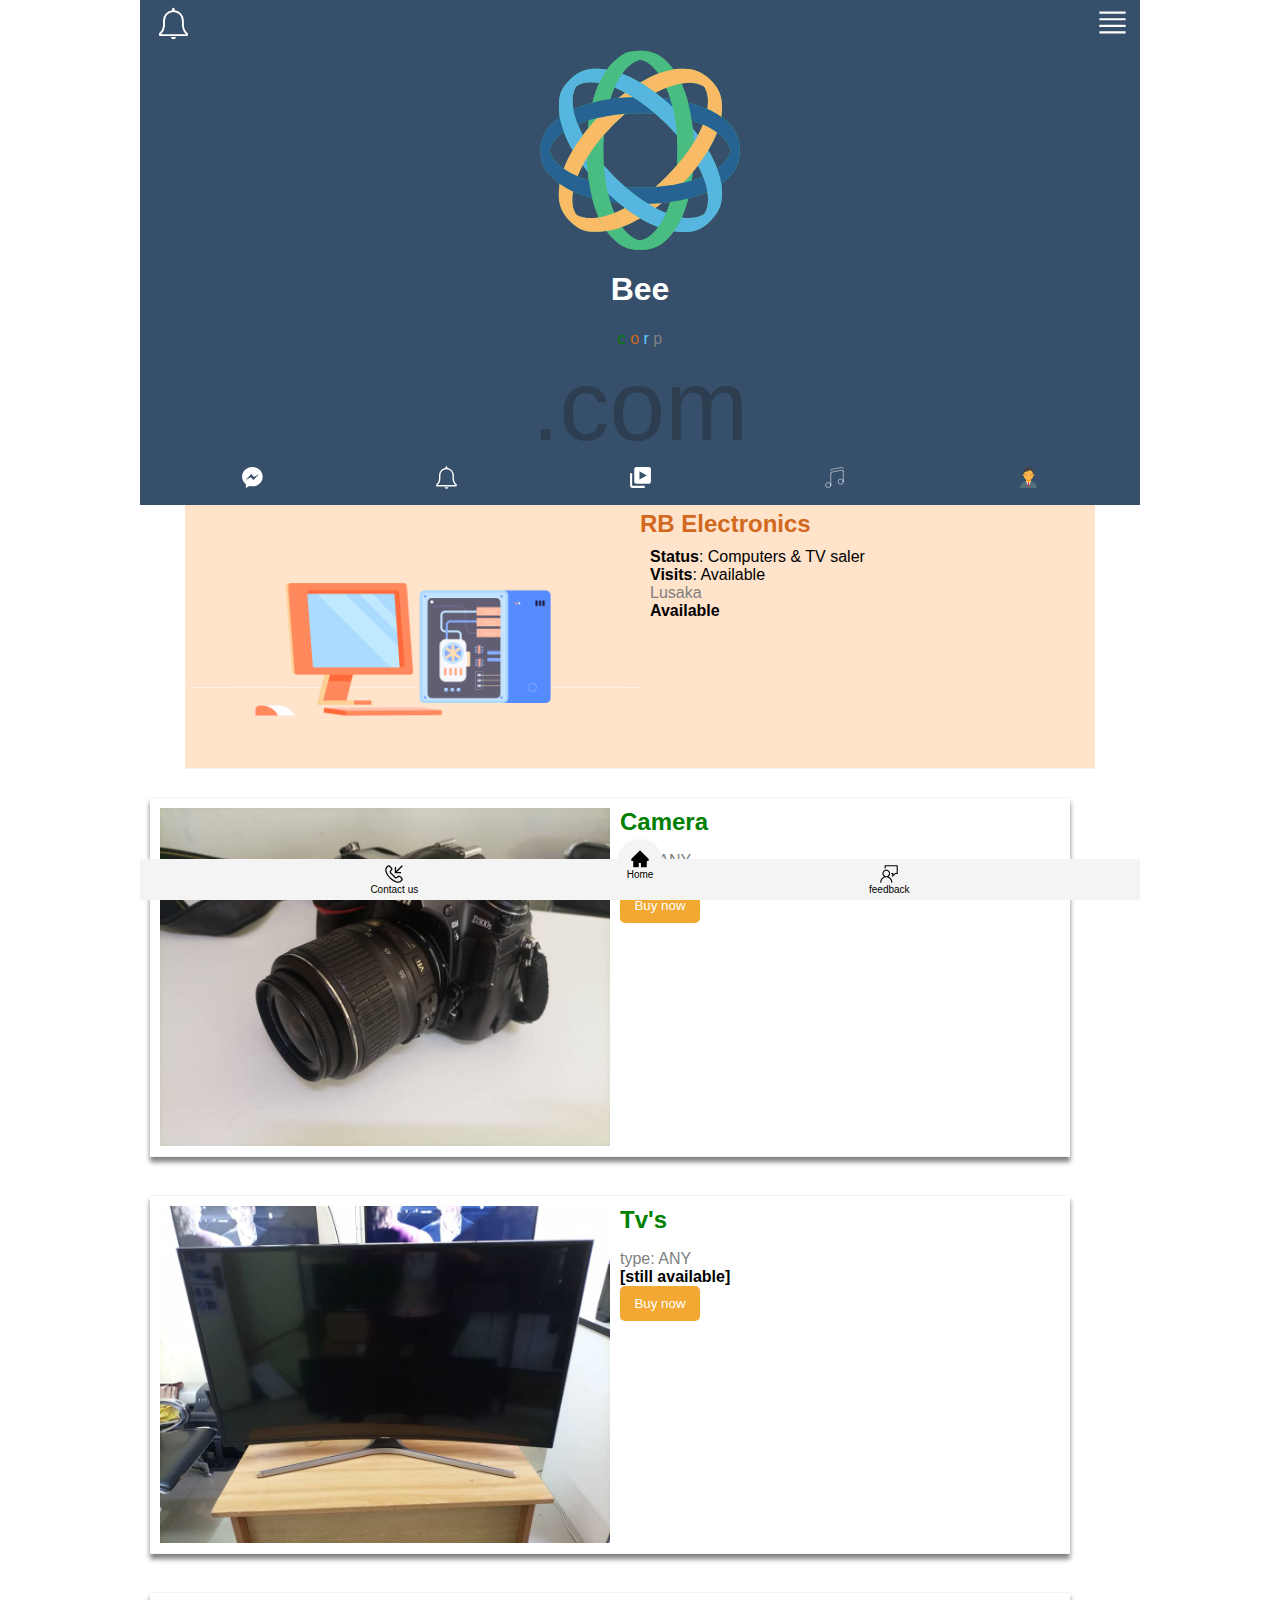
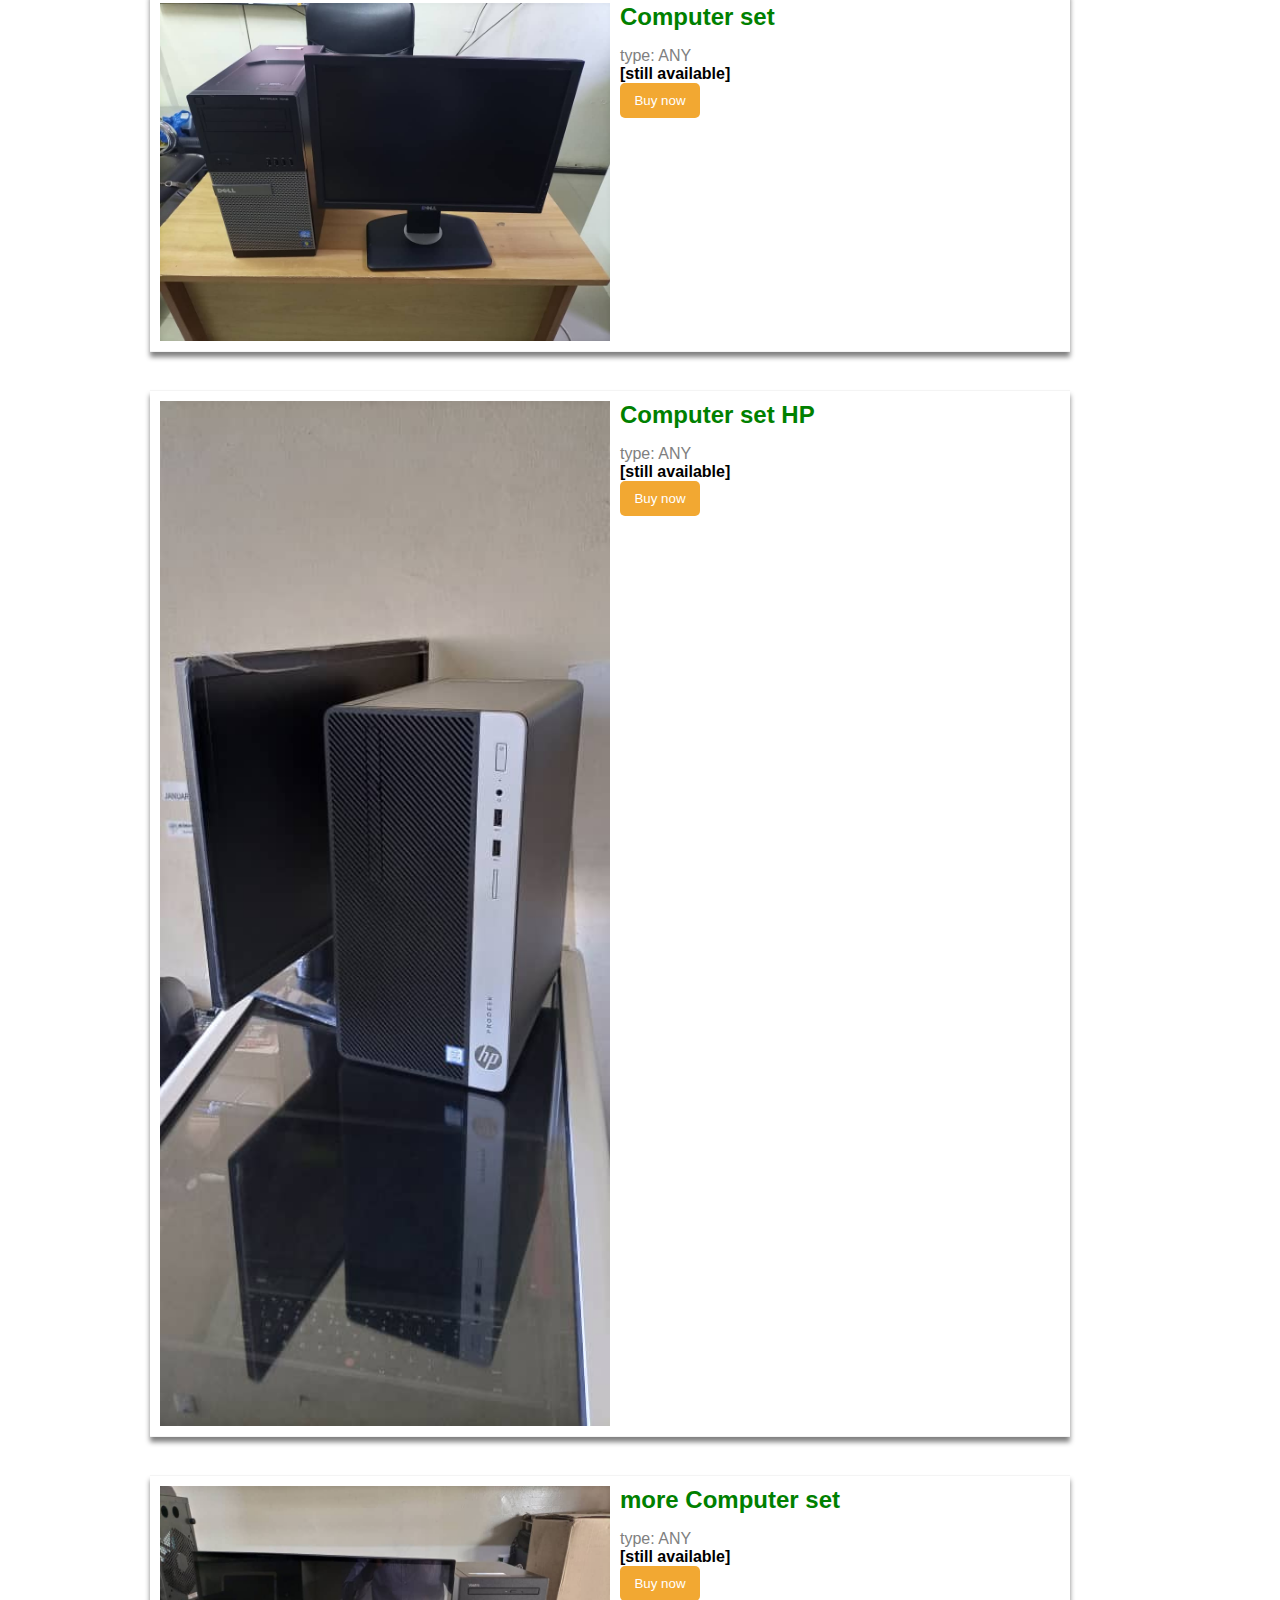
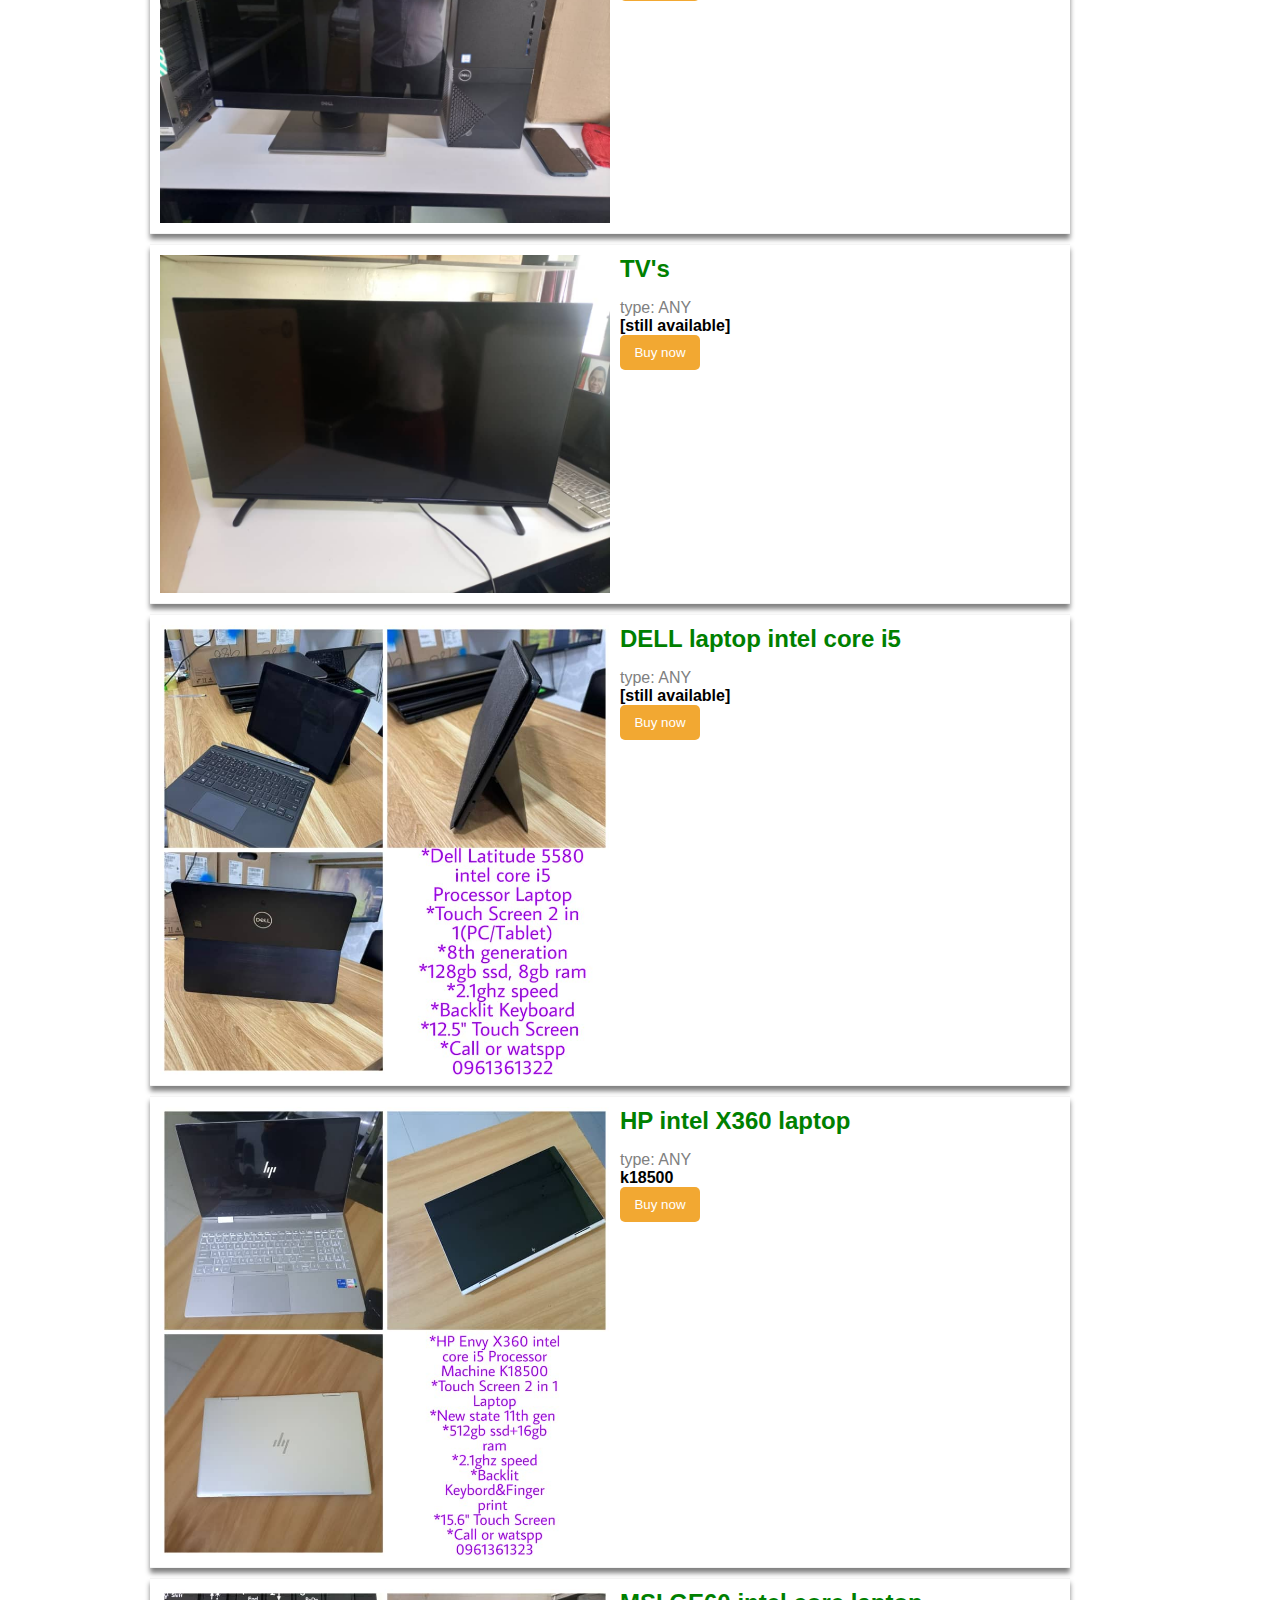
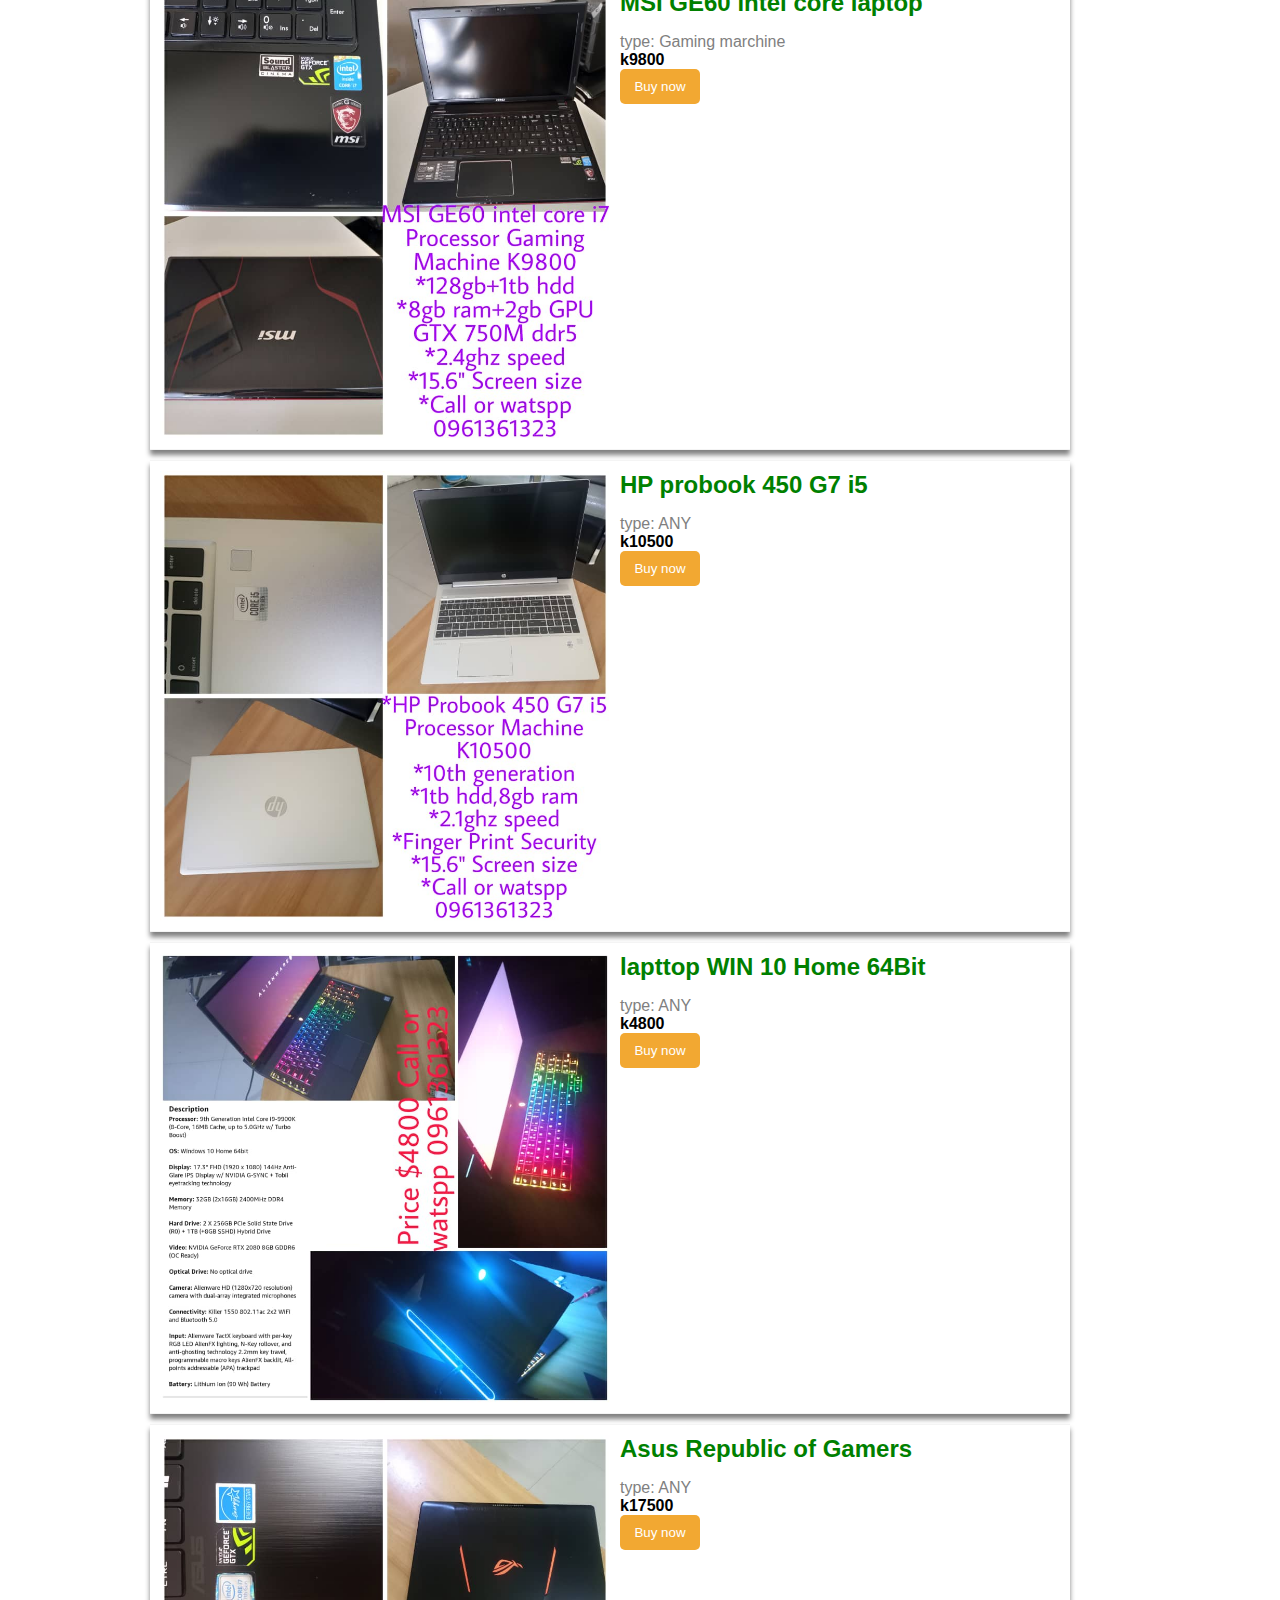
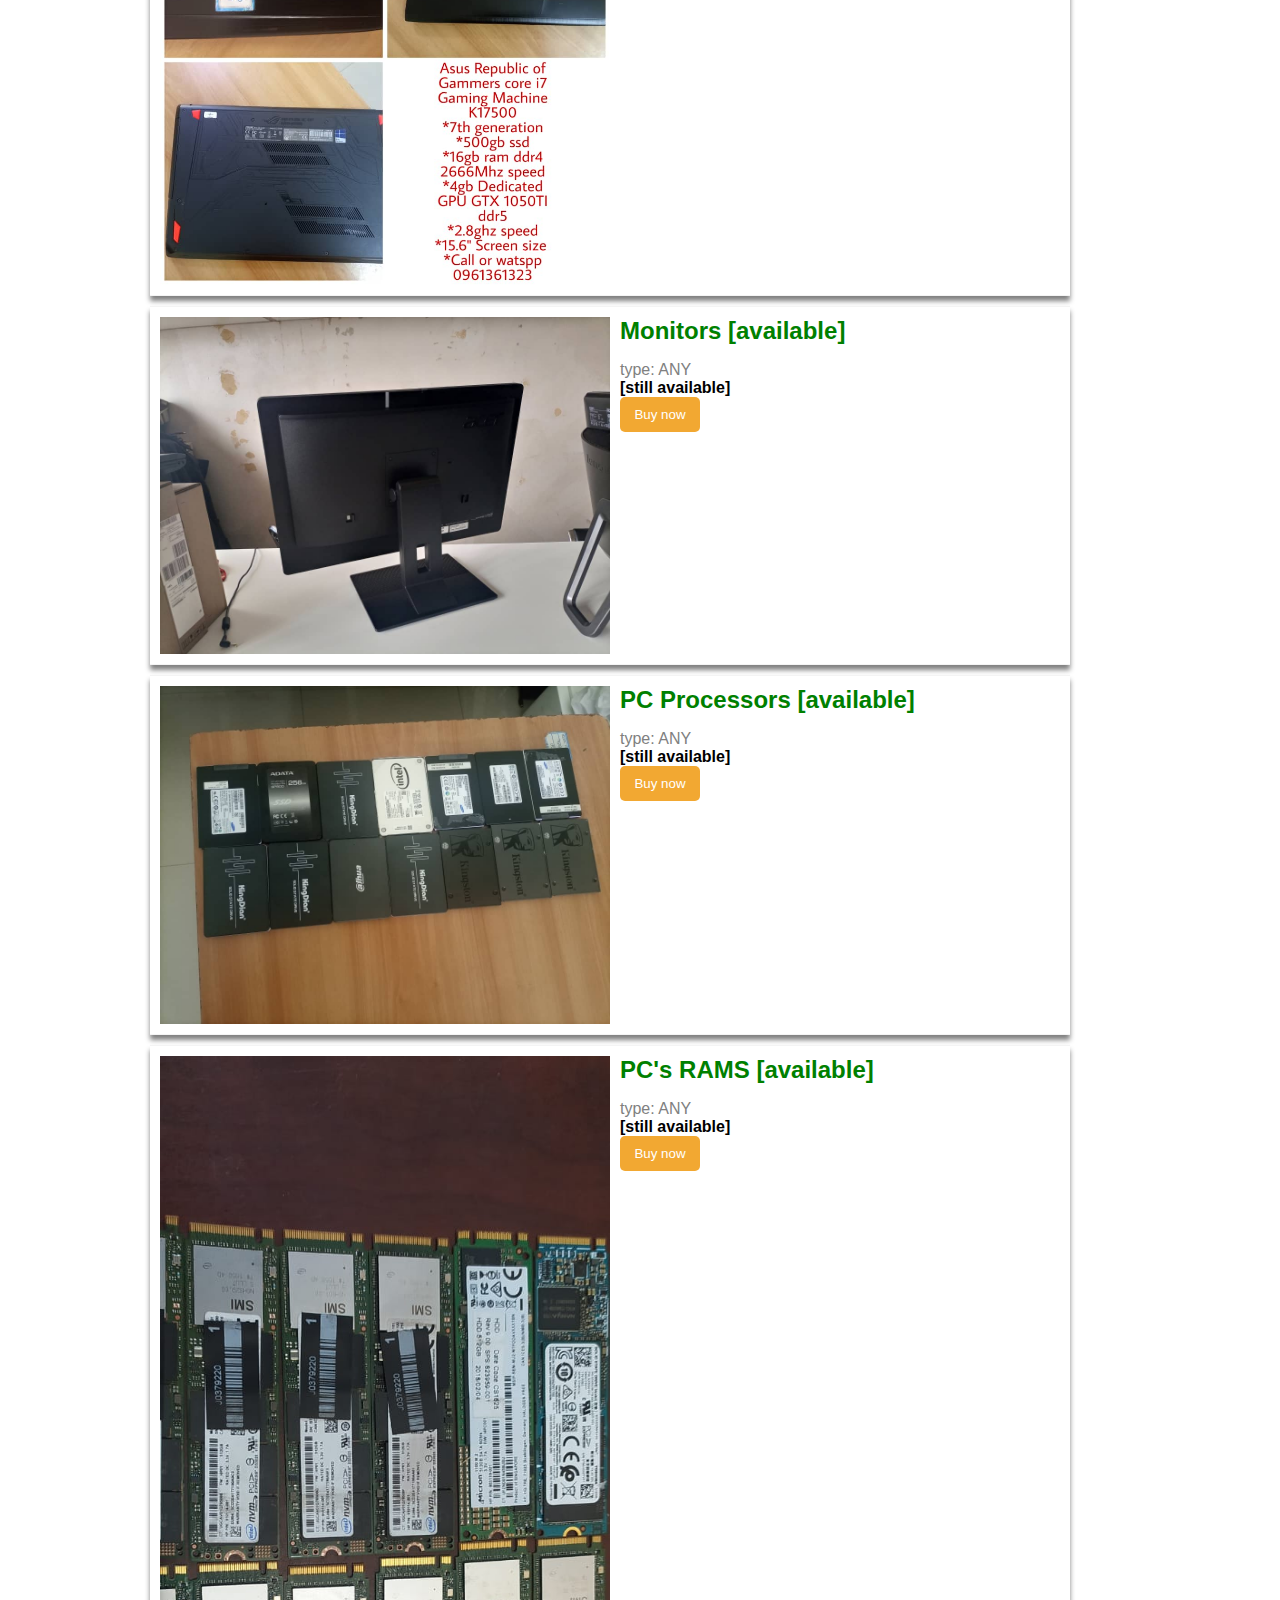
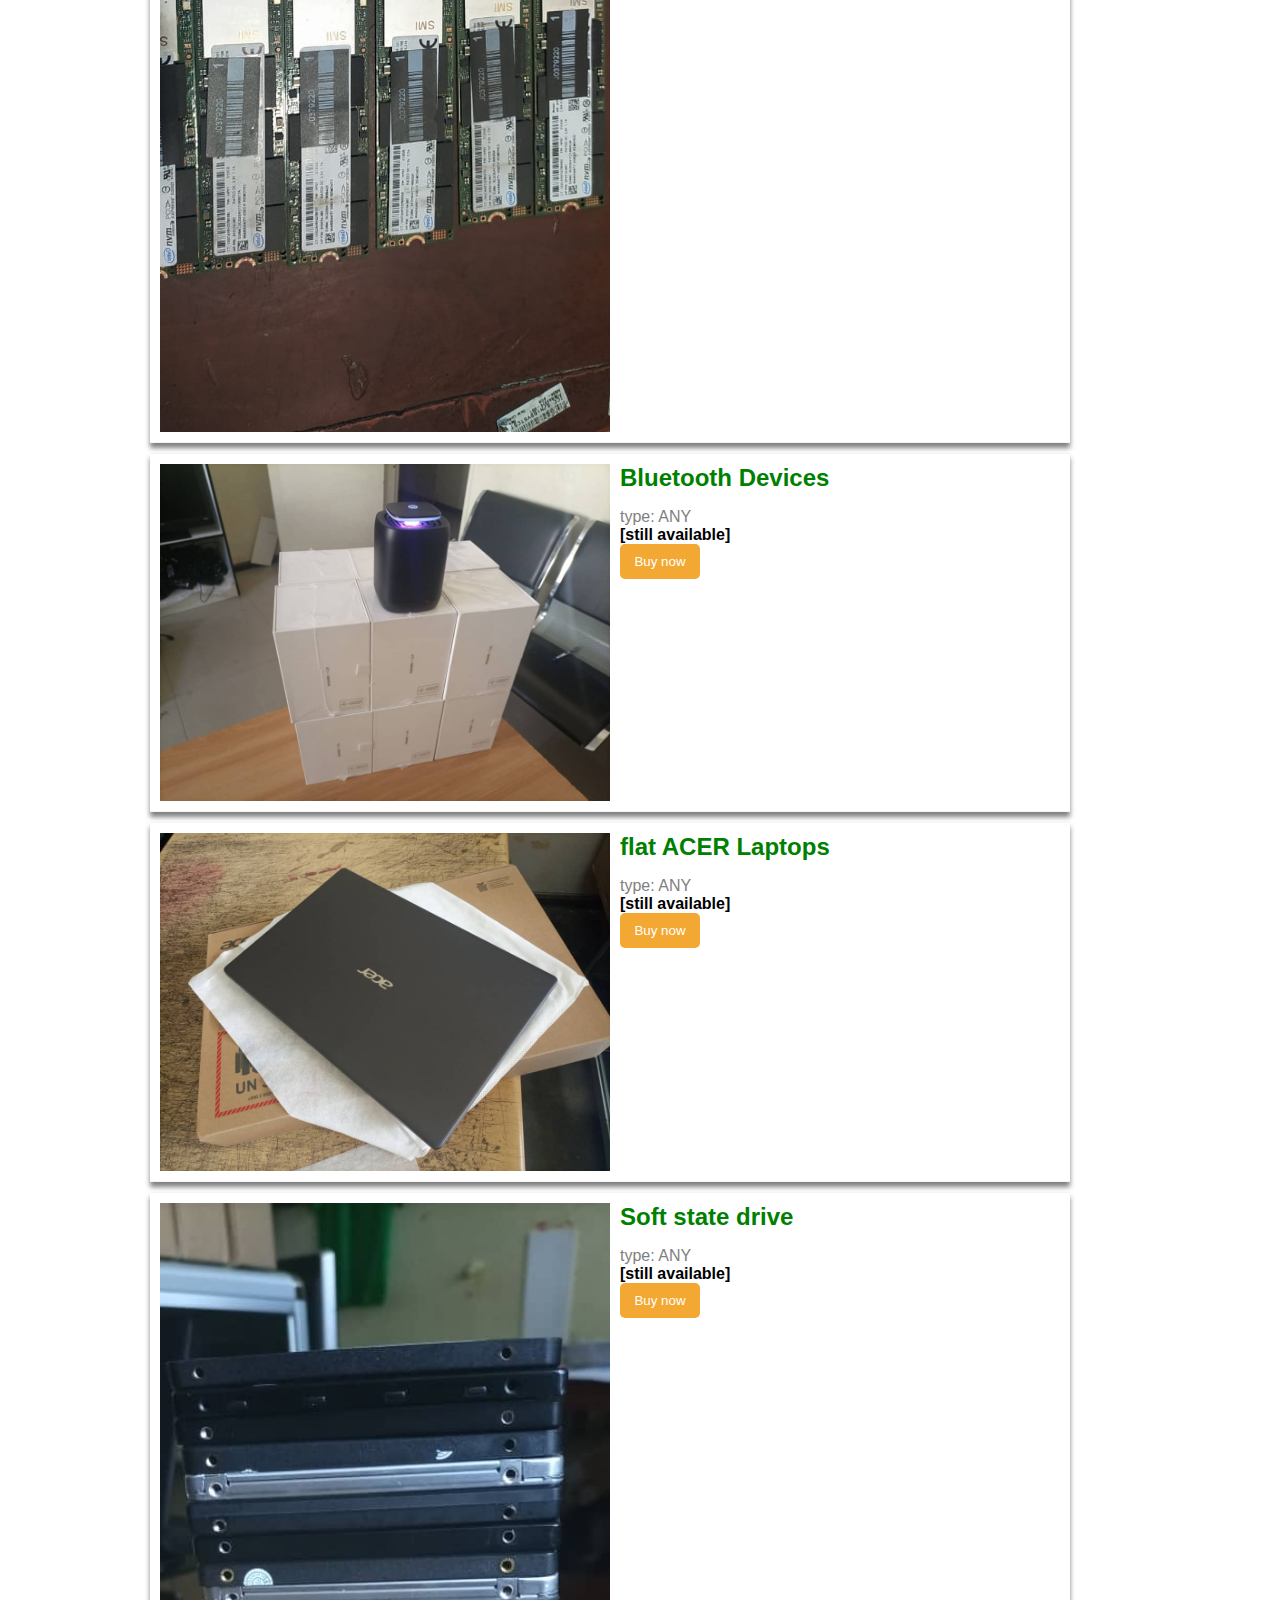
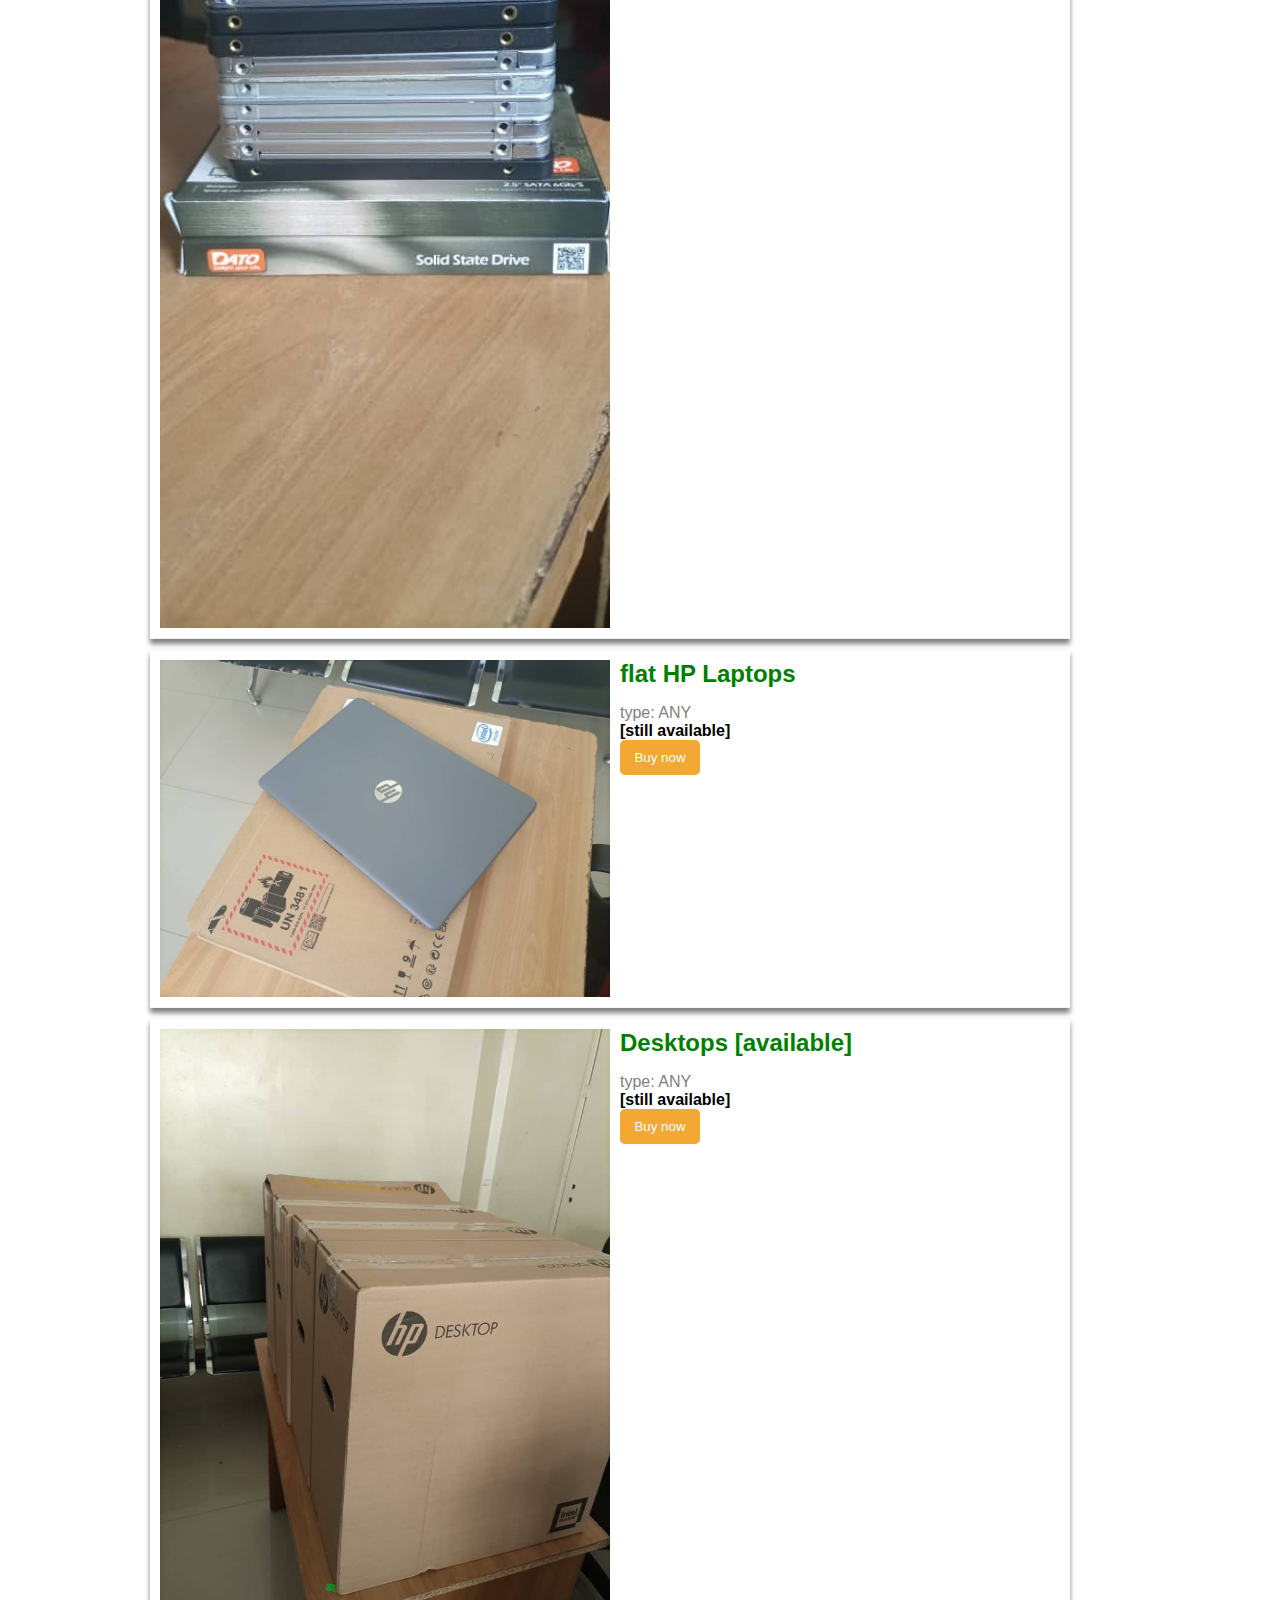
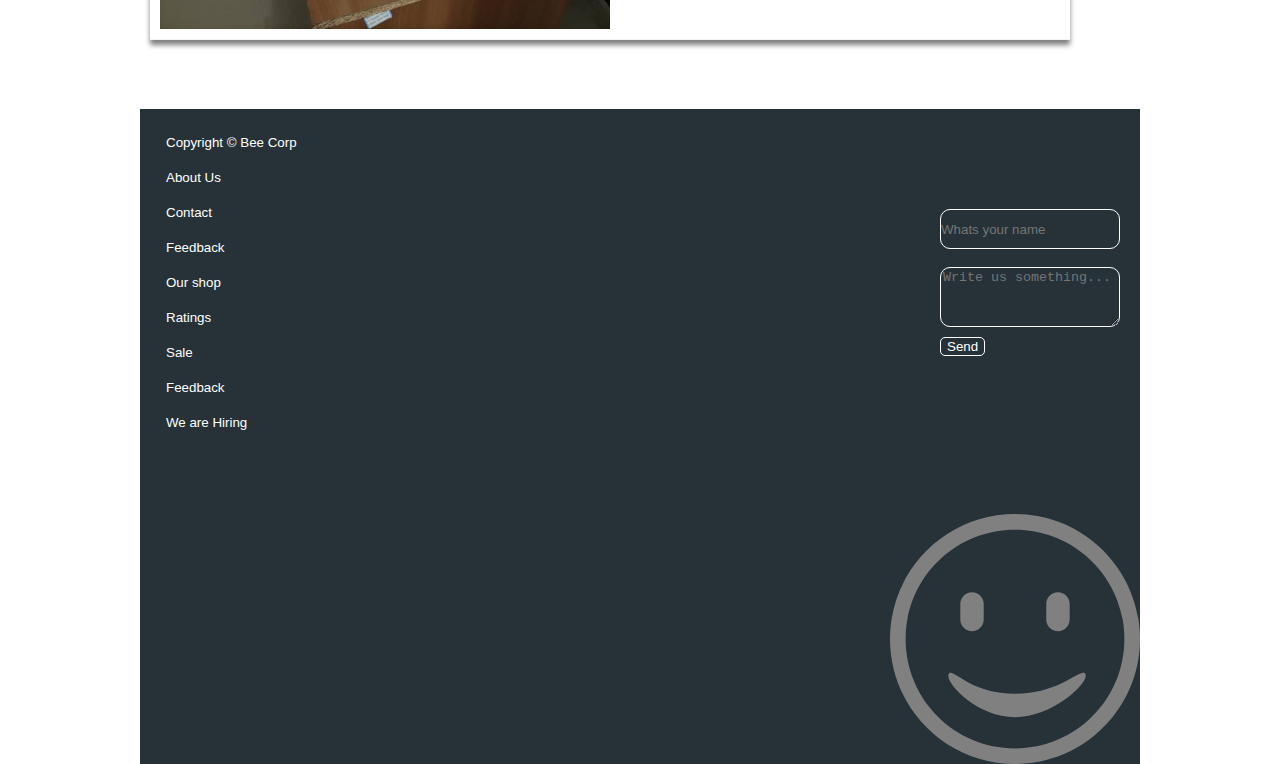
<file: computing.html>
<html>
<head>
<title>Bee-corp | computers</title>
<meta name="viewport" content="width=device-width, initial-scale=1.0">
<link rel="stylesheet" href="fashion.css">
<link>
<link rel="icon" type="image" href="20220423_143135.jpg">


</head>
<body>
<div id="container">
 <!--Navigation start-->
 <div class="nav-cont">  
 <!--Bar start-->
 
 <!--Menu navigator start-->
 <div class="menu-cont">
 <!--menu bar start-->
 <button id="menu-bar" onclick="show()">
 <svg aria-hidden="true" role="img" width="1em" height="1em" preserveAspectRatio="xMidYMid meet" viewBox="0 0 32 32"><path fill="white" d="M4 6h24v2H4zm0 18h24v2H4zm0-12h24v2H4zm0 6h24v2H4z"/></svg>  
 </button>
 <!--menu bar end-->
 
 <!--cancel bar start-->
 <button id="cancel-bar" onclick="hide()">
 <svg aria-hidden="true" role="img" width="1em" height="1em" preserveAspectRatio="xMidYMid meet" viewBox="0 0 24 24"><path fill="none" stroke="white" stroke-linecap="round" stroke-linejoin="round" stroke-width="1.5" d="M6.758 17.243L12.001 12m5.243-5.243L12 12m0 0L6.758 6.757M12.001 12l5.243 5.243"/></svg>
 </button>
 <!--cancel bar end-->
 </div>
 <!--Menu navigator end-->
 
 <!--Notifucation bar start-->
 <button id="notification-bar" onclick="showNot()">
 <svg aria-hidden="true" role="img" width="1em" height="1em" preserveAspectRatio="xMidYMid meet" viewBox="0 0 36 36"><path fill="white" d="M32.51 27.83A14.4 14.4 0 0 1 30 24.9a12.63 12.63 0 0 1-1.35-4.81v-4.94A10.81 10.81 0 0 0 19.21 4.4V3.11a1.33 1.33 0 1 0-2.67 0v1.31a10.81 10.81 0 0 0-9.33 10.73v4.94a12.63 12.63 0 0 1-1.35 4.81a14.4 14.4 0 0 1-2.47 2.93a1 1 0 0 0-.34.75v1.36a1 1 0 0 0 1 1h27.8a1 1 0 0 0 1-1v-1.36a1 1 0 0 0-.34-.75ZM5.13 28.94a16.17 16.17 0 0 0 2.44-3a14.24 14.24 0 0 0 1.65-5.85v-4.94a8.74 8.74 0 1 1 17.47 0v4.94a14.24 14.24 0 0 0 1.65 5.85a16.17 16.17 0 0 0 2.44 3Z" class="clr-i-outline clr-i-outline-path-1"/><path fill="white" d="M18 34.28A2.67 2.67 0 0 0 20.58 32h-5.26A2.67 2.67 0 0 0 18 34.28Z" class="clr-i-outline clr-i-outline-path-2"/><path fill="none" d="M0 0h36v36H0z"/></svg>   
 </button>
 
 <button id="notification-bar-cancel" onclick="hideNot()">
 <svg aria-hidden="true" role="img" width="1em" height="1em" preserveAspectRatio="xMidYMid meet" viewBox="0 0 36 36"><path fill="whie" d="M32.51 27.83A14.4 14.4 0 0 1 30 24.9a12.63 12.63 0 0 1-1.35-4.81v-4.94A10.81 10.81 0 0 0 19.21 4.4V3.11a1.33 1.33 0 1 0-2.67 0v1.31a10.81 10.81 0 0 0-9.33 10.73v4.94a12.63 12.63 0 0 1-1.35 4.81a14.4 14.4 0 0 1-2.47 2.93a1 1 0 0 0-.34.75v1.36a1 1 0 0 0 1 1h27.8a1 1 0 0 0 1-1v-1.36a1 1 0 0 0-.34-.75ZM5.13 28.94a16.17 16.17 0 0 0 2.44-3a14.24 14.24 0 0 0 1.65-5.85v-4.94a8.74 8.74 0 1 1 17.47 0v4.94a14.24 14.24 0 0 0 1.65 5.85a16.17 16.17 0 0 0 2.44 3Z" class="clr-i-outline clr-i-outline-path-1"/><path fill="white" d="M18 34.28A2.67 2.67 0 0 0 20.58 32h-5.26A2.67 2.67 0 0 0 18 34.28Z" class="clr-i-outline clr-i-outline-path-2"/><path fill="none" d="M0 0h36v36H0z"/></svg> 
 </button>
 <!--Notufucation bar end-->     
 <!--Bar end-->   
 </div>
 <!--Navigation end-->
 
 <!--JS WILL OPEN start-->
 <div style="position: relative;">
 
 <div id="menu-navigator">
 <div style="margin-bottom: 20px;">
 <a href="#.html" style="text-decoration: none;"><span id="home-svg"><svg xmlns="http://www.w3.org/2000/svg" aria-hidden="true" role="img" width="1em" height="1em" preserveAspectRatio="xMidYMid meet" viewBox="0 0 24 24"><path fill="none" stroke="white" stroke-linecap="round" stroke-linejoin="round" stroke-width="2" d="M22 20v-7.826a4 4 0 0 0-1.253-2.908l-7.373-6.968a2 2 0 0 0-2.748 0L3.253 9.266A4 4 0 0 0 2 12.174V20a2 2 0 0 0 2 2h16a2 2 0 0 0 2-2Z"/></svg></span><span id="home"></span></a>
 </div>
 
 <div style="margin-bottom: 20px;">
 <a href="#.html" style="text-decoration: none;"><span id="about-svg"><svg xmlns="http://www.w3.org/2000/svg" aria-hidden="true" role="img" width="1em" height="1em" preserveAspectRatio="xMidYMid meet" viewBox="0 0 32 32"><path fill="white" d="M16 25a6.99 6.99 0 0 1-5.833-3.129l1.666-1.107a5 5 0 0 0 8.334 0l1.666 1.107A6.99 6.99 0 0 1 16 25zm4-11a2 2 0 1 0 2 2a1.98 1.98 0 0 0-2-2zm-8 0a2 2 0 1 0 2 2a1.98 1.98 0 0 0-2-2z"/><path fill="white" d="M30 16v-2h-2v-4a4.005 4.005 0 0 0-4-4h-2V2h-2v4h-8V2h-2v4H8a4.005 4.005 0 0 0-4 4v4H2v2h2v5H2v2h2v3a4.005 4.005 0 0 0 4 4h16a4.005 4.005 0 0 0 4-4v-3h2v-2h-2v-5Zm-4 10a2.002 2.002 0 0 1-2 2H8a2.002 2.002 0 0 1-2-2V10a2.002 2.002 0 0 1 2-2h16a2.002 2.002 0 0 1 2 2Z"/></svg></span><span id="about"></span></a>
 </div>
 
 <div style="margin-bottom: 20px;">
 <a href="#.html" style="text-decoration: none;"><svg id="contact-svg" xmlns="http://www.w3.org/2000/svg" aria-hidden="true" role="img" width="1em" height="1em" preserveAspectRatio="xMidYMid meet" viewBox="0 0 24 24"><path fill="white" d="M21 2H6a2 2 0 0 0-2 2v3H2v2h2v2H2v2h2v2H2v2h2v3a2 2 0 0 0 2 2h15a1 1 0 0 0 1-1V3a1 1 0 0 0-1-1zm-8 2.999c1.648 0 3 1.351 3 3A3.012 3.012 0 0 1 13 11c-1.647 0-3-1.353-3-3.001c0-1.649 1.353-3 3-3zM19 18H7v-.75c0-2.219 2.705-4.5 6-4.5s6 2.281 6 4.5V18z"/></svg><span id="contact"></span></a>
 </div>
 
 <div style="margin-bottom: 20px;">
 <a href="#.html" style="text-decoration: none;"><svg id="upload-svg" xmlns="http://www.w3.org/2000/svg" aria-hidden="true" role="img" width="1.04em" height="1em" preserveAspectRatio="xMidYMid meet" viewBox="0 0 1664 1600"><path fill="white" d="M1280 1408q0-26-19-45t-45-19t-45 19t-19 45t19 45t45 19t45-19t19-45zm256 0q0-26-19-45t-45-19t-45 19t-19 45t19 45t45 19t45-19t19-45zm128-224v320q0 40-28 68t-68 28H96q-40 0-68-28t-28-68v-320q0-40 28-68t68-28h427q21 56 70.5 92t110.5 36h256q61 0 110.5-36t70.5-92h427q40 0 68 28t28 68zm-325-648q-17 40-59 40h-256v448q0 26-19 45t-45 19H704q-26 0-45-19t-19-45V576H384q-42 0-59-40q-17-39 14-69L787 19q18-19 45-19t45 19l448 448q31 30 14 69z"/></svg><span id="host"></span></a>
 </div>
 
 <div style="margin-bottom: 20px;">
 <a href="#.html" style="text-decoration: none;"><svg id="settings-svg" xmlns="http://www.w3.org/2000/svg" aria-hidden="true" role="img" width="1em" height="1em" preserveAspectRatio="xMidYMid meet" viewBox="0 0 24 24"><path fill="white" d="M13.82 22h-3.64a1 1 0 0 1-.977-.786l-.407-1.884a8.002 8.002 0 0 1-1.535-.887l-1.837.585a1 1 0 0 1-1.17-.453L2.43 15.424a1.006 1.006 0 0 1 .193-1.239l1.425-1.3a8.1 8.1 0 0 1 0-1.772L2.623 9.816a1.006 1.006 0 0 1-.193-1.24l1.82-3.153a1 1 0 0 1 1.17-.453l1.837.585c.244-.18.498-.348.76-.5c.253-.142.513-.271.779-.386l.408-1.882A1 1 0 0 1 10.18 2h3.64a1 1 0 0 1 .976.787l.412 1.883a8.192 8.192 0 0 1 1.535.887l1.838-.585a1 1 0 0 1 1.169.453l1.82 3.153c.232.407.152.922-.193 1.239l-1.425 1.3a8.1 8.1 0 0 1 0 1.772l1.425 1.3c.345.318.425.832.193 1.239l-1.82 3.153a1 1 0 0 1-1.17.453l-1.837-.585a7.98 7.98 0 0 1-1.534.886l-.413 1.879a1 1 0 0 1-.976.786ZM11.996 8a4 4 0 1 0 0 8a4 4 0 0 0 0-8Z"/></svg><span id="settings"></span></a>
 </div>   
 </div>
 
 <!--Notification center start-->
 <div id="notification-center">
 <h4>
 Notifications
 </h4>
 
 <a href="#.html" >
 <button>
 <em>
 <svg xmlns="http://www.w3.org/2000/svg" aria-hidden="true" role="img" width="1em" height="1em" preserveAspectRatio="xMidYMid meet" viewBox="0 0 256 256"><path fill="#49BC82" d="M194.21 167.138a253.78 253.78 0 0 0 1.263-10.796a285.85 285.85 0 0 1-12.101 13.716c3.757-.885 7.37-1.861 10.838-2.92ZM62.567 90.053a246.605 246.605 0 0 0-1.306 10.705a271.697 271.697 0 0 1 11.938-13.62a176.374 176.374 0 0 0-10.632 2.915Zm134.05 28.778a171.516 171.516 0 0 0 5.623-9.789a253.229 253.229 0 0 0-6.84-8.632a270.927 270.927 0 0 1 1.217 18.42ZM54.646 147.619c2.09 2.8 4.273 5.597 6.548 8.383A285.513 285.513 0 0 1 60.08 138.1a176.992 176.992 0 0 0-5.434 9.52Zm112.021 46.91c-1.576 5.02-3.315 9.735-5.207 14.097c-3.004 6.928-6.378 12.972-10.02 18.039c-6.914 9.62-14.794 15.68-22.984 17.27c-8.626-1.857-16.634-7.954-23.53-17.488c-6.782 2.546-13.407 4.353-19.788 5.36c2.06 2.852 4.239 5.497 6.549 7.889c9.93 10.279 18.6 16.138 36.663 16.138c18.063 0 28.292-6.633 38.543-18.168a74.132 74.132 0 0 0 4.446-5.55c3.807-5.218 7.195-11.18 10.153-17.787c3.285-7.342 6.042-15.473 8.272-24.234c-7.293 1.845-15.02 3.324-23.097 4.434Zm-.151-175.103C156.19 7.628 146.2.83 128.35.83c-17.85 0-24.2 5.023-33.67 13.926c-3.231 3.038-6.245 6.542-9.05 10.439c-3.655 5.079-6.942 10.845-9.847 17.204c-3.453 7.557-6.365 15.943-8.714 24.997c7.234-1.888 14.89-3.416 22.892-4.57c1.615-5.235 3.41-10.145 5.372-14.674c2.918-6.74 6.194-12.647 9.732-17.645c6.988-9.876 15.007-16.165 23.39-17.989c8.312 1.543 16.305 7.736 23.292 17.606c6.534-2.476 12.923-4.238 19.1-5.237a77.586 77.586 0 0 0-4.332-5.46Zm.418 43.301c-3.449-.478-6.96-.889-10.528-1.231a271.23 271.23 0 0 1 13.413 11.766a176.4 176.4 0 0 0-2.885-10.535ZM89.848 194.37c3.594.52 7.253.97 10.977 1.34A285.751 285.751 0 0 1 86.9 183.434a172.75 172.75 0 0 0 2.949 10.936Zm143.066-15.982a73.916 73.916 0 0 0-.75-6.873c-.982-6.389-2.789-13.008-5.362-19.782c-2.896-7.622-6.755-15.436-11.453-23.325c-3.844 6.466-8.257 12.983-13.178 19.484c2.507 4.79 4.663 9.473 6.445 14.009c2.764 7.03 4.642 13.698 5.63 19.856c1.86 11.595.56 21.37-4.078 28.243c-7.343 4.742-17.198 6.116-28.676 4.329c-2.958 6.607-6.346 12.569-10.153 17.786c3.343.523 6.627.832 9.831.888c14.29.247 24.565-1.741 37.337-14.513c12.773-12.773 15.315-24.697 14.407-40.102ZM78.33 24.337c-15.644-1.041-27.514 1.215-40.137 13.838c-12.622 12.622-13.56 20.662-13.96 33.654c-.138 4.494.217 9.169 1.012 13.975c1.021 6.17 2.786 12.565 5.236 19.106c2.874 7.673 6.688 15.545 11.348 23.49c3.788-6.445 8.128-12.935 12.974-19.402c-2.483-4.714-4.636-9.332-6.415-13.806c-2.713-6.823-4.585-13.31-5.637-19.346c-2.095-12.022-.886-22.22 3.782-29.482c7.034-4.831 17.185-6.084 29.252-3.965c2.905-6.359 6.192-12.125 9.847-17.204a77.58 77.58 0 0 0-7.302-.858Zm117.072 76.073a247.36 247.36 0 0 0-1.244-10.215c-1.16-8.087-2.704-15.823-4.613-23.127c-2.29-8.764-5.107-16.903-8.435-24.26c-6.025 1.018-12.527 2.873-19.373 5.571c1.893 4.439 3.628 9.242 5.198 14.348a176.4 176.4 0 0 1 2.885 10.535c.898 3.727 1.707 7.59 2.422 11.578c1.366 7.602 2.38 15.66 3 24.098a263.7 263.7 0 0 1 .71 19.288c0 6.678-.257 13.157-.722 19.435c5.6-6.463 10.652-12.912 15.103-19.27a198.948 198.948 0 0 0 6.285-9.56a270.927 270.927 0 0 0-1.216-18.421ZM89.848 194.37a172.75 172.75 0 0 1-2.95-10.936c-.847-3.6-1.62-7.318-2.297-11.169c-1.362-7.738-2.356-15.976-2.96-24.622a278.079 278.079 0 0 1-.68-19.417c0-6.667.255-13.129.714-19.385c-5.615 6.484-10.665 12.978-15.136 19.397a202.161 202.161 0 0 0-6.459 9.862c.19 6.098.564 12.073 1.114 17.902c.349 3.693.763 7.331 1.255 10.896c1.104 7.99 2.572 15.637 4.395 22.86c2.243 8.882 5.03 17.117 8.354 24.547c6.17-1.025 12.821-2.917 19.827-5.696c-1.893-4.403-3.623-9.161-5.177-14.24ZM109.133 54.6a254.63 254.63 0 0 0-8.786 6.957a271.21 271.21 0 0 1 18.813-1.232a176.243 176.243 0 0 0-10.027-5.724ZM46.3 210.426c-4.83-7.033-6.084-17.185-3.963-29.252c-6.36-2.904-12.127-6.192-17.205-9.847c-.403 2.471-.7 4.91-.859 7.302c-1.04 15.644 1.216 27.515 13.838 40.136c12.622 12.622 20.662 13.56 33.655 13.96c4.306.133 8.777-.19 13.372-.916c-3.721-5.151-7.038-11.015-9.94-17.503c-11.767 1.954-21.753.711-28.898-3.88Zm62.65-8.279c-4.756 2.508-9.414 4.673-13.925 6.463c2.94 6.835 6.265 12.813 9.901 17.838c7.606-2.854 15.407-6.634 23.28-11.243c-6.392-3.819-12.83-8.189-19.256-13.058Zm38.762.048a246.148 246.148 0 0 0 8.227-6.43c-5.705.537-11.551.905-17.515 1.099a171.93 171.93 0 0 0 9.288 5.331Zm-52.687 6.415c-7.006 2.78-13.658 4.67-19.827 5.696c2.902 6.488 6.219 12.352 9.94 17.503c6.38-1.008 13.006-2.815 19.788-5.36c-3.636-5.026-6.962-11.004-9.901-17.839Zm123.4-170.16c-12.771-12.771-24.695-15.314-40.1-14.407a74.41 74.41 0 0 0-7.476.845c-6.178.999-12.567 2.761-19.1 5.237c-7.692 2.916-15.578 6.813-23.539 11.564c6.52 3.814 13.087 8.193 19.632 13.09c4.749-2.485 9.395-4.626 13.894-6.399c6.846-2.698 13.348-4.553 19.373-5.57c11.85-2 21.84-.735 28.827 3.98c4.743 7.343 6.116 17.198 4.329 28.676c6.607 2.959 12.569 6.345 17.788 10.154c.523-3.344.831-6.629.886-9.833c.248-14.29-1.74-24.564-14.513-37.336Zm-9.863 57.048c-1.755 4.394-3.869 8.92-6.322 13.545a171.516 171.516 0 0 1-5.623 9.789a198.948 198.948 0 0 1-6.285 9.56c-4.451 6.358-9.503 12.807-15.103 19.27a277.269 277.269 0 0 1-13.527 14.53a264.365 264.365 0 0 1-14.122 13.126c8.61-.602 16.815-1.592 24.526-2.945a198.742 198.742 0 0 0 11.266-2.314a285.397 285.397 0 0 0 12.101-13.716a254.703 254.703 0 0 0 6.698-8.45c4.921-6.501 9.334-13.018 13.178-19.484c4.603-7.74 8.386-15.406 11.252-22.892c-5.065-3.64-11.11-7.015-18.039-10.019ZM84.68 84.732a201.191 201.191 0 0 0-11.48 2.406a271.697 271.697 0 0 0-11.94 13.62a245.339 245.339 0 0 0-6.458 8.24c-4.846 6.467-9.186 12.957-12.974 19.401c-4.67 7.944-8.5 15.818-11.384 23.492c4.999 3.538 10.904 6.814 17.645 9.733c1.819-4.536 4.018-9.221 6.557-14.005a176.992 176.992 0 0 1 5.434-9.52a202.161 202.161 0 0 1 6.46-9.86c4.47-6.42 9.52-12.914 15.135-19.398a262.533 262.533 0 0 1 27.2-27.124c-8.473.621-16.565 1.641-24.195 3.015Zm152.922 5.331a74.053 74.053 0 0 0-5.55-4.444c-5.218-3.809-11.18-7.195-17.787-10.154c-7.477-3.347-15.773-6.146-24.721-8.397c1.91 7.304 3.452 15.04 4.613 23.127c5.135 1.6 9.954 3.372 14.405 5.302c6.928 3.004 12.974 6.378 18.039 10.019c9.62 6.915 15.68 14.795 17.27 22.985c-1.83 8.502-7.772 16.404-17.069 23.232c2.573 6.774 4.38 13.393 5.362 19.782c2.692-1.97 5.194-4.048 7.468-6.245c10.28-9.929 16.139-18.6 16.139-36.663c0-18.063-6.634-28.292-18.17-38.544ZM62.449 166.898c-5.116-1.59-9.921-3.352-14.36-5.274c-6.74-2.919-12.646-6.195-17.645-9.733c-9.875-6.989-16.166-15.007-17.99-23.39c1.565-8.43 7.908-16.533 18.026-23.59c-2.45-6.542-4.215-12.937-5.236-19.107a77.627 77.627 0 0 0-5.88 4.638C7.564 100.767.766 110.757.766 128.607c0 17.85 5.022 24.198 13.926 33.67c3.038 3.23 6.542 6.245 10.439 9.049c5.078 3.655 10.845 6.943 17.205 9.847c7.419 3.39 15.64 6.259 24.507 8.585c-1.823-7.223-3.291-14.87-4.395-22.86Zm66.09-100.422a202.323 202.323 0 0 0-9.38-6.15c-6.414.199-12.695.613-18.812 1.23c-3.52.356-6.983.779-10.385 1.27c-8.001 1.154-15.658 2.682-22.892 4.57c-8.787 2.293-16.947 5.115-24.32 8.45c1.052 6.035 2.924 12.523 5.637 19.346c4.392-1.87 9.137-3.586 14.18-5.139a176.82 176.82 0 0 1 10.632-2.915c3.698-.89 7.528-1.695 11.481-2.406c7.63-1.374 15.722-2.394 24.196-3.015c6.233-.458 12.663-.71 19.286-.71c6.877 0 13.541.273 19.993.765c-6.556-5.681-13.125-10.786-19.615-15.296Zm80.077 95.425c-4.45 1.917-9.265 3.667-14.406 5.237a172.338 172.338 0 0 1-10.838 2.92a199.908 199.908 0 0 1-11.266 2.314c-7.711 1.353-15.915 2.343-24.526 2.945c-6.265.438-12.737.679-19.418.679a265.65 265.65 0 0 1-18.828-.67c6.39 5.534 12.766 10.53 19.054 14.94a198.754 198.754 0 0 0 10.036 6.597a285.56 285.56 0 0 0 17.515-1.1a254.65 254.65 0 0 0 10.728-1.234c8.076-1.11 15.804-2.589 23.097-4.434c8.858-2.24 17.07-5.022 24.482-8.338c-.988-6.158-2.866-12.826-5.63-19.856Zm-60.904 40.293a171.93 171.93 0 0 1-9.288-5.331a198.754 198.754 0 0 1-10.036-6.596c-6.288-4.411-12.664-9.407-19.054-14.942a277.803 277.803 0 0 1-14.568-13.56a264.355 264.355 0 0 1-13.126-14.122c.605 8.646 1.599 16.884 2.96 24.622a198.78 198.78 0 0 0 2.299 11.17a285.751 285.751 0 0 0 13.926 12.275a253.569 253.569 0 0 0 8.125 6.436c6.425 4.87 12.864 9.24 19.256 13.058c7.857 4.695 15.64 8.552 23.234 11.46c3.642-5.066 7.016-11.11 10.02-18.038c-4.458-1.781-9.053-3.933-13.748-6.432Zm24.53-117.354a200.474 200.474 0 0 0-2.423-11.578a271.23 271.23 0 0 0-13.413-11.766a246.07 246.07 0 0 0-8.564-6.718c-6.545-4.897-13.112-9.276-19.632-13.09c-7.826-4.576-15.582-8.338-23.144-11.181c-3.538 4.998-6.814 10.905-9.732 17.645c4.47 1.793 9.086 3.957 13.799 6.449a176.147 176.147 0 0 1 10.027 5.724c3.1 1.908 6.23 3.964 9.38 6.151c6.49 4.51 13.059 9.615 19.615 15.296a262.915 262.915 0 0 1 27.085 27.167c-.62-8.439-1.633-16.497-2.999-24.1Z"/><path fill="#49BC82" d="M194.21 167.138a253.78 253.78 0 0 0 1.263-10.796a285.85 285.85 0 0 1-12.101 13.716c3.757-.885 7.37-1.861 10.838-2.92M62.567 90.053a246.605 246.605 0 0 0-1.306 10.705a271.697 271.697 0 0 1 11.938-13.62a176.374 176.374 0 0 0-10.632 2.915"/><path fill="#57B6DF" d="M196.617 118.83a171.516 171.516 0 0 0 5.623-9.788a253.229 253.229 0 0 0-6.84-8.632a270.927 270.927 0 0 1 1.217 18.42M54.646 147.62a244.25 244.25 0 0 0 6.548 8.382A285.513 285.513 0 0 1 60.08 138.1a176.992 176.992 0 0 0-5.434 9.52"/><path fill="#49BC82" d="M166.667 194.53c-1.576 5.019-3.315 9.734-5.207 14.096c-3.004 6.928-6.378 12.972-10.02 18.039c-6.914 9.62-14.794 15.68-22.984 17.27c-8.626-1.857-16.634-7.954-23.53-17.488c-6.782 2.546-13.407 4.353-19.788 5.36c2.06 2.852 4.239 5.497 6.549 7.889c9.93 10.279 18.6 16.138 36.663 16.138c18.063 0 28.292-6.633 38.543-18.168a74.132 74.132 0 0 0 4.446-5.55c3.807-5.218 7.195-11.18 10.153-17.787c3.285-7.342 6.042-15.473 8.272-24.234c-7.293 1.845-15.02 3.324-23.097 4.434m-.151-175.103C156.19 7.628 146.2.83 128.35.83c-17.85 0-24.2 5.023-33.67 13.926c-3.231 3.038-6.245 6.542-9.05 10.439c-3.655 5.079-6.942 10.845-9.847 17.204c-3.453 7.557-6.365 15.943-8.714 24.997c7.234-1.888 14.89-3.416 22.892-4.57c1.615-5.235 3.41-10.145 5.372-14.674c2.918-6.74 6.194-12.647 9.732-17.645c6.988-9.876 15.007-16.165 23.39-17.989c8.312 1.543 16.305 7.736 23.292 17.606c6.534-2.476 12.923-4.238 19.1-5.237a77.586 77.586 0 0 0-4.332-5.46"/><path fill="#276392" d="M166.934 62.727c-3.449-.478-6.96-.889-10.528-1.231a271.23 271.23 0 0 1 13.413 11.766a176.4 176.4 0 0 0-2.885-10.535M89.848 194.37c3.594.52 7.253.97 10.977 1.34A285.751 285.751 0 0 1 86.9 183.434a172.75 172.75 0 0 0 2.949 10.936"/><path fill="#57B6DF" d="M232.914 178.388a73.916 73.916 0 0 0-.75-6.873c-.982-6.389-2.789-13.008-5.362-19.782c-2.896-7.622-6.755-15.436-11.453-23.325c-3.844 6.466-8.257 12.983-13.178 19.484c2.507 4.79 4.663 9.473 6.445 14.009c2.764 7.03 4.642 13.698 5.63 19.856c1.86 11.595.56 21.37-4.078 28.243c-7.343 4.742-17.198 6.116-28.676 4.329c-2.958 6.607-6.346 12.569-10.153 17.786c3.343.523 6.627.832 9.831.888c14.29.247 24.565-1.741 37.337-14.513c12.773-12.773 15.315-24.697 14.407-40.102M78.329 24.337c-15.644-1.041-27.514 1.215-40.137 13.838c-12.622 12.622-13.56 20.662-13.96 33.654c-.138 4.494.217 9.169 1.012 13.975c1.021 6.17 2.786 12.565 5.236 19.106c2.874 7.673 6.688 15.545 11.348 23.49c3.788-6.445 8.128-12.935 12.974-19.402c-2.483-4.714-4.636-9.332-6.415-13.806c-2.713-6.823-4.585-13.31-5.637-19.346c-2.095-12.022-.886-22.22 3.782-29.482c7.034-4.831 17.185-6.084 29.252-3.965c2.905-6.359 6.192-12.125 9.847-17.204a77.58 77.58 0 0 0-7.302-.858"/><path fill="#49BC82" d="M195.4 100.41c-.349-3.46-.763-6.868-1.243-10.215c-1.16-8.087-2.704-15.823-4.613-23.127c-2.29-8.764-5.107-16.903-8.435-24.26c-6.025 1.018-12.527 2.873-19.373 5.571c1.893 4.439 3.628 9.242 5.198 14.348a176.4 176.4 0 0 1 2.885 10.535c.898 3.727 1.707 7.59 2.422 11.578c1.366 7.602 2.38 15.66 3 24.098a263.7 263.7 0 0 1 .71 19.288c0 6.678-.257 13.157-.722 19.435c5.6-6.463 10.652-12.912 15.103-19.27a198.948 198.948 0 0 0 6.285-9.56a270.927 270.927 0 0 0-1.216-18.421M89.848 194.37a172.75 172.75 0 0 1-2.95-10.936c-.847-3.6-1.62-7.318-2.297-11.169c-1.362-7.738-2.356-15.976-2.96-24.622a278.079 278.079 0 0 1-.68-19.417c0-6.667.255-13.129.714-19.385c-5.615 6.484-10.665 12.978-15.136 19.397a202.161 202.161 0 0 0-6.459 9.862c.19 6.098.564 12.073 1.114 17.902c.349 3.693.763 7.331 1.255 10.896c1.104 7.99 2.572 15.637 4.395 22.86c2.243 8.882 5.03 17.117 8.354 24.547c6.17-1.025 12.821-2.917 19.827-5.696c-1.893-4.403-3.623-9.161-5.177-14.24"/><path fill="#FABB66" d="M109.133 54.6a254.63 254.63 0 0 0-8.786 6.957a271.21 271.21 0 0 1 18.813-1.232a176.243 176.243 0 0 0-10.027-5.724M46.3 210.425c-4.83-7.033-6.084-17.185-3.963-29.252c-6.36-2.904-12.127-6.192-17.205-9.847c-.403 2.471-.7 4.91-.859 7.302c-1.04 15.644 1.216 27.515 13.838 40.136c12.622 12.622 20.662 13.56 33.655 13.96c4.306.133 8.777-.19 13.372-.916c-3.721-5.151-7.038-11.015-9.94-17.503c-11.767 1.954-21.753.711-28.898-3.88m62.65-8.279c-4.756 2.508-9.414 4.673-13.925 6.463c2.94 6.835 6.265 12.813 9.901 17.838c7.606-2.854 15.407-6.634 23.28-11.243c-6.392-3.819-12.83-8.189-19.256-13.058m38.762.048a246.148 246.148 0 0 0 8.227-6.43c-5.705.537-11.551.905-17.515 1.099a171.93 171.93 0 0 0 9.288 5.331"/><path fill="#FABB66" d="M95.025 208.61c-7.006 2.778-13.658 4.67-19.827 5.695c2.902 6.488 6.219 12.352 9.94 17.503c6.38-1.008 13.006-2.815 19.788-5.36c-3.636-5.026-6.962-11.004-9.901-17.839M218.426 38.45c-12.772-12.772-24.696-15.315-40.102-14.408a74.41 74.41 0 0 0-7.475.845c-6.178.999-12.567 2.761-19.1 5.237c-7.692 2.916-15.578 6.813-23.539 11.564c6.52 3.814 13.087 8.193 19.632 13.09c4.749-2.485 9.395-4.626 13.894-6.399c6.846-2.698 13.348-4.553 19.373-5.57c11.85-2 21.84-.735 28.827 3.98c4.743 7.343 6.116 17.198 4.329 28.676c6.607 2.959 12.569 6.345 17.788 10.154c.523-3.344.831-6.629.886-9.833c.248-14.29-1.74-24.564-14.513-37.336m-9.864 57.047c-1.755 4.394-3.869 8.92-6.322 13.545a171.516 171.516 0 0 1-5.623 9.789a198.948 198.948 0 0 1-6.285 9.56c-4.451 6.358-9.503 12.807-15.103 19.27a277.269 277.269 0 0 1-13.527 14.53a264.365 264.365 0 0 1-14.122 13.126c8.61-.602 16.815-1.592 24.526-2.945a198.742 198.742 0 0 0 11.266-2.314a285.397 285.397 0 0 0 12.101-13.716a254.703 254.703 0 0 0 6.698-8.45c4.921-6.501 9.334-13.018 13.178-19.484c4.603-7.74 8.386-15.406 11.252-22.892c-5.065-3.64-11.11-7.015-18.039-10.019M84.68 84.732a201.191 201.191 0 0 0-11.48 2.406a271.697 271.697 0 0 0-11.94 13.62a245.339 245.339 0 0 0-6.458 8.24c-4.846 6.467-9.186 12.957-12.974 19.401c-4.67 7.944-8.5 15.818-11.384 23.492c4.999 3.538 10.904 6.814 17.645 9.733c1.819-4.536 4.018-9.221 6.557-14.005a176.992 176.992 0 0 1 5.434-9.52a202.161 202.161 0 0 1 6.46-9.86c4.47-6.42 9.52-12.914 15.135-19.398a262.533 262.533 0 0 1 27.2-27.124c-8.473.621-16.565 1.641-24.195 3.015"/><path fill="#276392" d="M237.602 90.063a74.053 74.053 0 0 0-5.55-4.444c-5.218-3.809-11.18-7.195-17.787-10.154c-7.477-3.347-15.773-6.146-24.721-8.397c1.91 7.304 3.452 15.04 4.613 23.127c5.135 1.6 9.954 3.372 14.405 5.302c6.928 3.004 12.974 6.378 18.039 10.019c9.62 6.915 15.68 14.795 17.27 22.985c-1.83 8.502-7.772 16.404-17.069 23.232c2.573 6.774 4.38 13.393 5.362 19.782c2.692-1.97 5.194-4.048 7.468-6.245c10.28-9.929 16.139-18.6 16.139-36.663c0-18.063-6.634-28.292-18.17-38.544M62.45 166.898c-5.117-1.59-9.922-3.352-14.36-5.274c-6.742-2.919-12.647-6.195-17.646-9.733c-9.875-6.989-16.166-15.007-17.99-23.39c1.565-8.43 7.908-16.533 18.026-23.59c-2.45-6.542-4.215-12.937-5.236-19.107a77.627 77.627 0 0 0-5.88 4.638C7.564 100.767.766 110.757.766 128.607c0 17.85 5.022 24.198 13.926 33.67c3.038 3.23 6.542 6.245 10.439 9.049c5.078 3.655 10.845 6.943 17.205 9.847c7.419 3.39 15.64 6.259 24.507 8.585c-1.823-7.223-3.291-14.87-4.395-22.86M128.54 66.476a202.323 202.323 0 0 0-9.38-6.15c-6.415.199-12.696.613-18.813 1.23c-3.52.356-6.983.779-10.385 1.27c-8.001 1.154-15.658 2.682-22.892 4.57c-8.787 2.293-16.947 5.115-24.32 8.45c1.052 6.035 2.924 12.523 5.637 19.346c4.392-1.87 9.137-3.586 14.18-5.139a176.82 176.82 0 0 1 10.632-2.915c3.698-.89 7.528-1.695 11.481-2.406c7.63-1.374 15.722-2.394 24.196-3.015c6.233-.458 12.663-.71 19.286-.71c6.877 0 13.541.273 19.993.765c-6.556-5.681-13.125-10.786-19.615-15.296m80.076 95.424c-4.45 1.918-9.265 3.668-14.406 5.238a172.338 172.338 0 0 1-10.838 2.92a199.908 199.908 0 0 1-11.266 2.314c-7.711 1.353-15.915 2.343-24.526 2.945c-6.265.438-12.737.679-19.418.679a265.65 265.65 0 0 1-18.828-.67c6.39 5.534 12.766 10.53 19.054 14.94a198.754 198.754 0 0 0 10.036 6.597a285.56 285.56 0 0 0 17.515-1.1a254.65 254.65 0 0 0 10.728-1.234c8.076-1.11 15.804-2.589 23.097-4.434c8.858-2.24 17.07-5.022 24.482-8.338c-.988-6.158-2.866-12.826-5.63-19.856"/><path fill="#57B6DF" d="M147.712 202.194a171.93 171.93 0 0 1-9.288-5.331a198.754 198.754 0 0 1-10.036-6.596c-6.288-4.411-12.664-9.407-19.054-14.942a277.803 277.803 0 0 1-14.568-13.56a264.355 264.355 0 0 1-13.126-14.122c.605 8.646 1.599 16.884 2.96 24.622a198.78 198.78 0 0 0 2.299 11.17a285.751 285.751 0 0 0 13.926 12.275a253.569 253.569 0 0 0 8.125 6.436c6.425 4.87 12.864 9.24 19.256 13.058c7.857 4.695 15.64 8.552 23.234 11.46c3.642-5.066 7.016-11.11 10.02-18.038c-4.458-1.781-9.053-3.933-13.748-6.432M172.241 84.84a200.474 200.474 0 0 0-2.422-11.578a271.23 271.23 0 0 0-13.413-11.766a246.07 246.07 0 0 0-8.564-6.718c-6.545-4.897-13.112-9.276-19.632-13.09c-7.826-4.576-15.582-8.338-23.144-11.181c-3.538 4.998-6.814 10.905-9.732 17.645c4.47 1.793 9.086 3.957 13.799 6.449a176.147 176.147 0 0 1 10.027 5.724c3.1 1.908 6.23 3.964 9.38 6.151c6.49 4.51 13.059 9.615 19.615 15.296a262.915 262.915 0 0 1 27.085 27.167c-.62-8.439-1.633-16.497-2.999-24.1"/></svg>
 Message
 </em>
 </button>
 </a>
 
 <br>
 
 <a href="#.html" >
 <button>
 <em>
 <svg xmlns="http://www.w3.org/2000/svg" aria-hidden="true" role="img" width="1em" height="1em" preserveAspectRatio="xMidYMid meet" viewBox="0 0 128 128"><path fill="#5C6063" d="M111.81 64.6s11.48-1.47 11.83-.66c.56 1.31-7.79 10.14-7.79 10.14l-4.04-9.48z"/><path fill="#FCD41E" d="M70.05 68.08s6.01-7.13 17.18-9.57S112 60.57 115 68.17c3.24 8.21 2.07 17.42-3.38 24.03c-5.73 6.95-14.55 14.36-29.38 13.23c-11.77-.89-15.49-5.82-15.49-5.82l3.3-31.53z"/><path fill="#414340" d="M99.05 76.34c2.94 7.73 3.57 15.39 3.47 19.24c-.09 3.85-.38 5.16-.38 5.16s3.94-2.53 6.38-4.88c2.11-2.03 3.66-4.22 3.66-4.22s1.03-11.17-3-20.55s-12.38-13.1-12.38-13.1s-2.86-.61-6.1-.23c-3.2.37-7.13 1.78-7.13 1.78s10.69 4.22 15.48 16.8zM74.83 63.85s6.85 3.66 11.26 14.08c4.69 11.07 3.75 27.41 3.75 27.41s-2.91.45-6.1.38c-2.06-.05-5.73-.8-5.73-.8S79.06 91.73 75.3 83c-1.67-3.87-5.91-8.73-5.91-8.73L70 67.7l4.83-3.85z"/><path fill="#5A6066" d="M39.92 89.57s-4.97 2.16-9.48 3.1c-4.5.94-8.26 1.03-9.57 1.13c-1.31.09-3 .66-2.72 3.57c.24 2.53 3.94 2.27 6.19 2.16c3.66-.19 8.82-1.13 13.33-2.72s9.1-4.04 9.1-4.04l-6.85-3.2z"/><path fill="#6DA3AF" d="M66.25 65.26s21.68-27.59 24.64-31.53c2.96-3.94 7.32-10.98 12.25-11.12c4.93-.14 9.43 4.36 11.68 10.98s2.39 13.29-1.13 17.74c-4.79 6.05-18.02 15.35-28.44 18.02c-10.42 2.67-16.47 3.38-16.47 3.38l-2.53-7.47z" opacity=".7"/><path fill="#A1C5CB" d="M65.4 63.29s15.2-26.47 18.44-32.8c3.24-6.34 6.19-12.25 5.35-16.26c-.68-3.22-7.04-6.55-15.77-5.28S57.17 13.79 56.11 21.9c-1.13 8.59-.56 33.22-.56 33.22l-1.27 12.11l11.26 1.69l-.14-5.63z" opacity=".7"/><path d="M14.09 47.45s-5.84-4.08-7.95 4.65c-2.45 10.09 5.06 8.3 5.06 8.3l2.89-12.95z"/><path fill="#848484" d="M30.91 37.53s-1.41-6.97-3.8-11.9s-5.62-8.26-7.18-9.08c-1.62-.84-5.95-1.35-10.21-1.48c-2.89-.09-5.7-.14-5.7 2.04c0 2.54 3.24 2.87 5.49 3.1c3.24.33 6.67.75 7.88 1.06c2.25.56 5.14 6.19 6.05 8.73c.92 2.53 2.6 9.08 2.6 9.08l4.87-1.55z"/><path fill="#FE8D00" d="m58.64 59.21l2.53 4.36s4.22-3.52 4.86-3.45c.63.07 1.76 5.91 1.76 5.91s3.94-.99 4.5-.63c.56.35.28 4.58.28 4.58s4.93.28 5.07.7c.14.42-2.18 4.36-2.18 4.36s3.94 2.39 3.87 3.03c-.07.63-3.38 3.24-3.38 3.24s3.1 3.52 2.82 4.43s-4.72 1.13-4.72 1.13s1.06 4.58.77 5c-.28.42-5.21.35-5.21.35s2.39 3.87 2.04 4.29s-7.63 1.92-7.63 1.92s-3.66 4.08-6.31 4.62c-2.62.53-3.82-.07-3.82-.07l-3.07-3.03s-6.83.63-7.46.21c-.63-.42-.77-8.45-.77-8.45s-4.36.33-4.65-.21s.63-5 .63-5l11.4-18.16l8.67-9.13z"/><path fill="#848484" d="M49.42 94.54c-2.72-1.93-5.85 1.86-7.53 3.17c-2.53 1.97-4.93 5.42-13.16 7.6c-4.84 1.28-4.58 3.03-4.08 4.65c.62 2.04 3.59 1.83 7.18.84s7.77-3.23 9.43-4.43c2.04-1.48 6.9-6.05 7.81-6.9c.92-.84 2.53-3.38.35-4.93zm7.6 2.18c-2.29-.93-3.8.7-5 4.08s-3.45 9.64-4.5 12.04c-1.06 2.39-3.77 6.88-.77 8.38c3.24 1.62 4.72-1.27 5.63-3.24s3.66-8.52 4.43-11.12c.77-2.6 1.2-4.01 1.55-5c.35-.98 1.27-4.08-1.34-5.14zm7.82-.35c-3.2.43-2.6 4.22-2.39 6.97c.21 2.75.63 11.61.49 13.44s0 4.93 3.24 4.86c3.24-.07 3.1-3.66 3.17-4.79s-.49-11.97-.56-13.66c-.08-1.68.2-7.38-3.95-6.82z"/><path fill="#FEBB00" d="M15.71 43.51c-5.04 5.23-8.46 20.64-5.28 29.63c3.24 9.15 9.85 15.42 21.68 15.91s22.17-6.9 25.9-19.64c3.57-12.2-.97-27.23-13.94-31.82c-10.34-3.65-20.9-1.82-28.36 5.92z"/><path d="M44.57 59.35c0 5.33-4.19 9.65-9.36 9.65s-9.36-3.38-9.36-9.65c0-5.33 4.19-9.71 9.36-9.65c5.77.07 9.36 4.32 9.36 9.65z"/><path fill="#FE8D00" d="M13.24 74.67c.74-.74 2.46-3.45 4.22-1.62s-1.34 4.15-1.9 4.65c-.75.66-2.25 1.06-3.03-.07c-.53-.78-.2-2.05.71-2.96z"/><path fill="#848484" d="M27.25 12.75c-.26 1.95.73 2.55 3.31 3.24c2.34.62 7.1 1.75 8.24 2.53c.92.63 3.17 6.41 3.73 13.51c.29 3.68.14 7.18 0 9.92c-.12 2.28.35 3.8 2.18 4.08c1.66.26 3-.87 3.24-4.08c.28-3.87.5-5.94 0-10.98c-.38-3.83-1.03-6.99-2.25-11.12c-1-3.38-2.57-5.19-4.15-6.34c-1.91-1.37-6.05-2.18-9.43-2.53c-2.84-.28-4.59-.32-4.87 1.77z"/></svg>  
 Old Versions
 </em>
 </button>
 </a>
 
 <br>
 
 <a href="#.html" >
 <button>
 <em>
 <svg xmlns="http://www.w3.org/2000/svg" aria-hidden="true" role="img" width="0.87em" height="1em" preserveAspectRatio="xMidYMid meet" viewBox="0 0 256 296"><defs><linearGradient id="svgIDa" x1="20.394%" x2="79.571%" y1="15.849%" y2="84.151%"><stop offset="21.45%" stop-color="#0075C9"/><stop offset="70.67%" stop-color="#80BC00"/><stop offset="100%" stop-color="#FDE021"/></linearGradient></defs><path fill="url(#svgIDa)" fill-rule="evenodd" d="M255.06 73.398L128.752.47l-.846-.47l-.846.47L1.504 73.022l-.658.376l-.846.47v147.736l.846.47L127.154 295l.846.47l.846-.47l124.617-71.894l1.691-.94l.846-.47V73.868l-.94-.47ZM115.313 18.89l-30.92 53.474H22.65l92.664-53.474ZM79.319 81.198l-14.473 25.093l-43.419-25.093H79.32ZM68.04 118.226l51.031 29.51l-51.03 29.51l-17.011-29.51l17.01-29.51Zm-7.518-4.323L46.05 138.996L17.01 88.81l43.513 25.092ZM10.056 94.261l30.919 53.475l-30.92 53.474V94.261Zm35.9 62.309l14.473 25.092l-43.419 25.093l28.946-50.185Zm18.89 32.61l14.473 25.093H21.427l43.419-25.092Zm-42.197 33.927h61.745l30.919 53.474l-92.664-53.474Zm100.934 50.185l-28.946-50.185h28.946v50.185Zm0-59.019H89.468l-17.01-29.51l51.031-29.509v59.02h.094Zm0-74.15l-51.03-29.51l17.01-29.509h34.02v59.02Zm0-67.759H94.637l28.946-50.185v50.185Zm71.8 41.54l43.419-25.093l-28.946 50.185l-14.473-25.093Zm9.398 33.832l-17.01 29.51l-51.03-29.51l51.03-29.51l17.01 29.51Zm-13.815-41.445l-14.473-25.093h57.892l-43.419 25.093Zm42.197-33.927h-61.744L140.593 18.89l92.57 53.474ZM132.323 22.18l28.946 50.185h-28.946V22.18Zm0 59.02h34.02l17.01 29.509l-51.03 29.51v-59.02Zm0 74.149l51.03 29.51l-17.01 29.415h-34.02v-58.925Zm0 67.76h28.946l-28.946 50.184v-50.185Zm8.27 53.473l30.826-53.474h61.744l-92.57 53.474Zm35.9-62.308l14.473-25.092l43.419 25.092h-57.892Zm18.89-32.705l14.473-25.092l28.946 50.185l-43.419-25.093Zm50.467 19.642l-30.919-53.474l30.92-53.475V201.21Z"/></svg>
 About Dev
 </em>
 </button>
 </a>
 
 <br>
 
 <a href="#.html" >
 <button>
 <em>
 <svg xmlns="http://www.w3.org/2000/svg" aria-hidden="true" role="img" width="0.89em" height="1em" preserveAspectRatio="xMidYMid meet" viewBox="0 0 256 288"><path fill="#FF6C36" d="M243.867 204.203c3.596 2.446-3.453-2.445 0 0c3.165 2.014 4.316 6.186 2.877 9.64c-1.295 3.02-4.316 4.89-7.625 4.747c-3.309-.144-6.186-2.446-7.193-5.611c-1.007-3.165.144-6.762 2.877-8.632c2.734-1.87 6.33-2.014 9.064-.144ZM143.45 277.43c1.727 0 3.597 0 5.323-.144c3.597-.144 7.193-.432 10.646-.863c2.877-.288-5.898.719 0 0c3.597-.432 6.474 2.877 5.755 6.473c-.432 1.583-1.583 2.878-3.021 3.597c-1.007.432-2.015.432-3.022.575c-1.15.144-2.445.288-3.596.288c-9.495.72-18.99.576-28.485-.431c-8.632-1.007-16.976-2.59-25.32-5.18a136.538 136.538 0 0 1-23.306-9.494c-7.624-3.885-14.674-8.488-21.435-13.667c-7.769-5.755-14.818-12.373-21.148-19.71c-6.33-7.193-11.94-15.105-16.688-23.305c-4.892-8.488-8.92-17.408-11.941-26.759c-3.165-9.495-5.179-19.278-6.33-29.204c-1.15-10.07-1.15-20.285-.144-30.355c1.007-9.927 3.021-19.853 6.186-29.348C9.945 90.552 13.83 81.632 18.721 73c4.748-8.488 10.502-16.4 16.832-23.737a151.445 151.445 0 0 1 21.004-19.71c7.769-5.898 16.113-11.077 24.745-15.249c8.919-4.316 18.27-7.625 27.909-10.07c9.783-2.446 19.853-3.74 29.923-4.172a151.82 151.82 0 0 1 30.212 2.158c9.639 1.726 19.133 4.46 28.34 8.056c9.064 3.597 17.696 8.2 25.752 13.523c8.057 5.323 15.537 11.51 22.443 18.415c2.877 2.877 5.467 5.754 7.337 9.494c1.582 3.165 2.446 6.762 2.733 10.215c.432 7.193-2.014 14.53-6.905 19.853c-5.61 6.33-14.099 9.783-22.443 9.207c-4.028-.288-8.056-1.439-11.653-3.453a21.83 21.83 0 0 1-5.035-3.74c-1.726-1.583-3.309-3.453-5.035-5.035c-7.05-6.618-15.106-11.94-23.881-15.97c-9.064-4.027-18.703-6.617-28.485-7.48c-10.07-.863-20.285-.144-30.068 2.302c-9.495 2.446-18.558 6.474-26.902 11.797c-8.056 5.323-15.25 11.94-21.148 19.421c-6.042 7.625-10.79 16.257-14.098 25.464c-3.31 9.351-5.036 19.278-5.036 29.204c0 10.07 1.583 19.997 4.892 29.492c3.165 9.207 7.912 17.695 13.81 25.32c5.899 7.625 13.092 14.242 21.148 19.565a86.957 86.957 0 0 0 26.903 11.941c9.782 2.59 19.997 3.309 30.067 2.446c9.783-.864 19.422-3.31 28.485-7.337c1.007-.432 1.87-1.007 2.877-1.151c.863-.144 1.727-.144 2.59.144c1.726.575 3.02 1.87 3.453 3.596c.431 1.583.143 3.453-1.008 4.748c-.575.719-1.438 1.15-2.301 1.582c-1.151.432-2.158 1.007-3.31 1.439c-9.206 3.884-18.845 6.33-28.772 7.193c-10.07 1.007-20.284.431-30.067-1.583c1.295 1.439 2.446 3.022 3.596 4.604a97.568 97.568 0 0 1 3.31 4.891c.143.288.575.864.575.864h.431c.576 0 1.007.143 1.583.143c1.007.144 2.014.144 3.02.288c4.173.288 8.345.288 12.517.144c8.2-.432 16.4-1.582 24.313-3.884c7.625-2.158 15.105-5.18 22.155-8.92c6.905-3.74 13.379-8.056 19.277-13.235l4.316-3.885c1.295-1.15 2.302-2.589 3.885-3.308c2.733-1.439 6.042-1.007 8.344.863c2.445 1.87 3.452 5.035 2.733 8.056c-.432 1.583-1.15 2.877-2.302 3.884c-1.438 1.295-2.733 2.734-4.172 4.029c-5.754 5.179-11.94 9.926-18.558 13.954c-6.762 4.172-13.81 7.625-21.292 10.358c-7.625 2.878-15.393 4.892-23.45 6.187c-8.2 1.294-16.544 1.87-24.888 1.582c.72 1.87 1.295 3.74 1.87 5.61c.288.864.432 1.727.72 2.59c0 .288.287 1.007.287 1.007l1.151.72Zm80.276-26.471c2.302-1.727-14.818 10.933 0 0c.72-.576 1.726-1.007 2.877-1.295c1.87-.144 3.885.863 4.892 2.59c1.007 1.726 1.007 4.028-.144 5.61c-.72 1.007-1.727 1.583-2.59 2.302c-1.007.72-2.158 1.439-3.165 2.158a96.168 96.168 0 0 1-6.33 4.172c-8.632 5.323-17.839 9.783-27.334 13.092a129.346 129.346 0 0 1-14.53 4.315c-2.158.432-4.316.144-5.754-1.726c-1.295-1.582-1.583-3.74-.576-5.61c.432-.864 1.007-1.583 1.87-2.015c1.007-.575 2.158-.719 3.165-1.007c2.446-.575 4.892-1.294 7.337-2.014c4.892-1.582 9.64-3.309 14.243-5.323c9.207-4.028 17.983-9.207 26.039-15.25Zm17.264-15.537c2.014-2.158-1.87 2.014 0 0c2.301-2.446 6.473-2.014 8.2.863c.719 1.15.863 2.733.575 4.028c-.431 1.726-1.726 2.877-2.877 4.028a57.073 57.073 0 0 1-4.172 4.172c-1.295 1.151-2.877 1.87-4.748 1.583c-3.02-.432-5.035-3.597-4.172-6.618c.576-1.583 1.87-2.59 3.021-3.74c1.44-1.44 2.878-2.878 4.173-4.316Zm-32.657-30.212c2.014-2.014-5.036 5.323 0 0c1.726-1.726 4.46-2.014 6.617-.863c2.158 1.295 3.021 4.028 2.158 6.33c-.575 1.151-1.438 2.014-2.302 2.877c-1.007 1.007-1.87 2.015-2.877 2.878c-1.726 1.582-3.453 3.165-5.179 4.603c-1.87 1.439-3.884 2.878-5.898 4.316c-2.158 1.583-4.748 1.727-6.762 0c-1.726-1.438-2.302-3.884-1.438-5.898a5.62 5.62 0 0 1 2.014-2.446c1.007-.72 2.158-1.582 3.165-2.302c3.74-2.877 7.193-6.042 10.502-9.495Zm-64.307-95.237c1.726 0 3.453.144 5.323.144c6.761 1.15 13.235 4.316 18.27 9.063c4.892 4.748 8.488 11.078 9.783 17.84c1.439 7.049.575 14.386-2.302 20.86a34.08 34.08 0 0 1-13.379 15.105a33.58 33.58 0 0 1-20.285 4.891c-6.905-.431-13.667-3.165-18.99-7.624a33.394 33.394 0 0 1-11.077-16.832c-2.014-6.906-1.726-14.387.72-21.004c2.301-6.474 6.617-12.085 12.228-16.113c5.754-4.172 12.66-6.33 19.709-6.33Z"/></svg>
 Business
 </em>
 </button>
 </a>
 
 <br>
 
 <a href="#.html" >
 <button>
 <em>
 <svg xmlns="http://www.w3.org/2000/svg" aria-hidden="true" role="img" width="1em" height="1em" preserveAspectRatio="xMidYMid meet" viewBox="0 0 24 24"><path fill="green" d="M10.724 0a12 12 0 0 0-9.448 4.623c1.464.391 2.5.727 2.81.832c.005-.19.037-1.893.037-1.893s.004-.04.025-.06c.026-.026.065-.018.065-.018c.385.056 8.602 1.274 12.066 3.292c.427.25.638.517.902.786c.958.99 2.223 5.108 2.359 5.957c.005.033-.036.07-.054.083a5.177 5.177 0 0 1-.313.228c-.82.55-2.708 1.872-5.13 1.656c-2.176-.193-5.018-1.44-8.445-3.699c.336.79.668 1.58 1 2.371c.497.258 5.287 2.7 7.651 2.651c1.904-.04 3.941-.968 4.756-1.458c0 0 .179-.108.257-.048c.085.066.061.167.041.27c-.05.234-.164.66-.242.863l-.065.165c-.093.25-.183.482-.356.625c-.48.436-1.246.784-2.446 1.305c-1.855.812-4.865 1.328-7.66 1.31c-1.001-.022-1.968-.133-2.817-.232c-1.743-.197-3.161-.357-4.026.269A12 12 0 0 0 10.724 24a12 12 0 0 0 12-12a12 12 0 0 0-12-12zM13.4 6.963a3.503 3.503 0 0 0-2.521.942a3.498 3.498 0 0 0-1.114 2.449a3.528 3.528 0 0 0 3.39 3.64a3.48 3.48 0 0 0 2.524-.946a3.504 3.504 0 0 0 1.114-2.446a3.527 3.527 0 0 0-3.393-3.64zm-.03 1.035a2.458 2.458 0 0 1 2.368 2.539a2.43 2.43 0 0 1-.774 1.706a2.456 2.456 0 0 1-1.762.659a2.461 2.461 0 0 1-2.364-2.542c.02-.655.3-1.26.777-1.707a2.419 2.419 0 0 1 1.756-.655zm.402 1.23c-.602 0-1.087.325-1.087.727c0 .4.485.725 1.087.725c.6 0 1.088-.326 1.088-.725c0-.402-.487-.726-1.088-.726Z"/></svg>
 Education
 </em>
 </button>
 </a>
 </div>
 <!--Notification center end-->
 </div>
 <!--JS WILL OPEN end-->
 
 
 
 
 <center>
 <!--Head start-->
 <div class="head">
 <div id="logo">
 <svg xmlns="http://www.w3.org/2000/svg" aria-hidden="true" role="img" width="1em" height="1em" preserveAspectRatio="xMidYMid meet" viewBox="0 0 256 256"><path fill="#49BC82" d="M194.21 167.138a253.78 253.78 0 0 0 1.263-10.796a285.85 285.85 0 0 1-12.101 13.716c3.757-.885 7.37-1.861 10.838-2.92ZM62.567 90.053a246.605 246.605 0 0 0-1.306 10.705a271.697 271.697 0 0 1 11.938-13.62a176.374 176.374 0 0 0-10.632 2.915Zm134.05 28.778a171.516 171.516 0 0 0 5.623-9.789a253.229 253.229 0 0 0-6.84-8.632a270.927 270.927 0 0 1 1.217 18.42ZM54.646 147.619c2.09 2.8 4.273 5.597 6.548 8.383A285.513 285.513 0 0 1 60.08 138.1a176.992 176.992 0 0 0-5.434 9.52Zm112.021 46.91c-1.576 5.02-3.315 9.735-5.207 14.097c-3.004 6.928-6.378 12.972-10.02 18.039c-6.914 9.62-14.794 15.68-22.984 17.27c-8.626-1.857-16.634-7.954-23.53-17.488c-6.782 2.546-13.407 4.353-19.788 5.36c2.06 2.852 4.239 5.497 6.549 7.889c9.93 10.279 18.6 16.138 36.663 16.138c18.063 0 28.292-6.633 38.543-18.168a74.132 74.132 0 0 0 4.446-5.55c3.807-5.218 7.195-11.18 10.153-17.787c3.285-7.342 6.042-15.473 8.272-24.234c-7.293 1.845-15.02 3.324-23.097 4.434Zm-.151-175.103C156.19 7.628 146.2.83 128.35.83c-17.85 0-24.2 5.023-33.67 13.926c-3.231 3.038-6.245 6.542-9.05 10.439c-3.655 5.079-6.942 10.845-9.847 17.204c-3.453 7.557-6.365 15.943-8.714 24.997c7.234-1.888 14.89-3.416 22.892-4.57c1.615-5.235 3.41-10.145 5.372-14.674c2.918-6.74 6.194-12.647 9.732-17.645c6.988-9.876 15.007-16.165 23.39-17.989c8.312 1.543 16.305 7.736 23.292 17.606c6.534-2.476 12.923-4.238 19.1-5.237a77.586 77.586 0 0 0-4.332-5.46Zm.418 43.301c-3.449-.478-6.96-.889-10.528-1.231a271.23 271.23 0 0 1 13.413 11.766a176.4 176.4 0 0 0-2.885-10.535ZM89.848 194.37c3.594.52 7.253.97 10.977 1.34A285.751 285.751 0 0 1 86.9 183.434a172.75 172.75 0 0 0 2.949 10.936Zm143.066-15.982a73.916 73.916 0 0 0-.75-6.873c-.982-6.389-2.789-13.008-5.362-19.782c-2.896-7.622-6.755-15.436-11.453-23.325c-3.844 6.466-8.257 12.983-13.178 19.484c2.507 4.79 4.663 9.473 6.445 14.009c2.764 7.03 4.642 13.698 5.63 19.856c1.86 11.595.56 21.37-4.078 28.243c-7.343 4.742-17.198 6.116-28.676 4.329c-2.958 6.607-6.346 12.569-10.153 17.786c3.343.523 6.627.832 9.831.888c14.29.247 24.565-1.741 37.337-14.513c12.773-12.773 15.315-24.697 14.407-40.102ZM78.33 24.337c-15.644-1.041-27.514 1.215-40.137 13.838c-12.622 12.622-13.56 20.662-13.96 33.654c-.138 4.494.217 9.169 1.012 13.975c1.021 6.17 2.786 12.565 5.236 19.106c2.874 7.673 6.688 15.545 11.348 23.49c3.788-6.445 8.128-12.935 12.974-19.402c-2.483-4.714-4.636-9.332-6.415-13.806c-2.713-6.823-4.585-13.31-5.637-19.346c-2.095-12.022-.886-22.22 3.782-29.482c7.034-4.831 17.185-6.084 29.252-3.965c2.905-6.359 6.192-12.125 9.847-17.204a77.58 77.58 0 0 0-7.302-.858Zm117.072 76.073a247.36 247.36 0 0 0-1.244-10.215c-1.16-8.087-2.704-15.823-4.613-23.127c-2.29-8.764-5.107-16.903-8.435-24.26c-6.025 1.018-12.527 2.873-19.373 5.571c1.893 4.439 3.628 9.242 5.198 14.348a176.4 176.4 0 0 1 2.885 10.535c.898 3.727 1.707 7.59 2.422 11.578c1.366 7.602 2.38 15.66 3 24.098a263.7 263.7 0 0 1 .71 19.288c0 6.678-.257 13.157-.722 19.435c5.6-6.463 10.652-12.912 15.103-19.27a198.948 198.948 0 0 0 6.285-9.56a270.927 270.927 0 0 0-1.216-18.421ZM89.848 194.37a172.75 172.75 0 0 1-2.95-10.936c-.847-3.6-1.62-7.318-2.297-11.169c-1.362-7.738-2.356-15.976-2.96-24.622a278.079 278.079 0 0 1-.68-19.417c0-6.667.255-13.129.714-19.385c-5.615 6.484-10.665 12.978-15.136 19.397a202.161 202.161 0 0 0-6.459 9.862c.19 6.098.564 12.073 1.114 17.902c.349 3.693.763 7.331 1.255 10.896c1.104 7.99 2.572 15.637 4.395 22.86c2.243 8.882 5.03 17.117 8.354 24.547c6.17-1.025 12.821-2.917 19.827-5.696c-1.893-4.403-3.623-9.161-5.177-14.24ZM109.133 54.6a254.63 254.63 0 0 0-8.786 6.957a271.21 271.21 0 0 1 18.813-1.232a176.243 176.243 0 0 0-10.027-5.724ZM46.3 210.426c-4.83-7.033-6.084-17.185-3.963-29.252c-6.36-2.904-12.127-6.192-17.205-9.847c-.403 2.471-.7 4.91-.859 7.302c-1.04 15.644 1.216 27.515 13.838 40.136c12.622 12.622 20.662 13.56 33.655 13.96c4.306.133 8.777-.19 13.372-.916c-3.721-5.151-7.038-11.015-9.94-17.503c-11.767 1.954-21.753.711-28.898-3.88Zm62.65-8.279c-4.756 2.508-9.414 4.673-13.925 6.463c2.94 6.835 6.265 12.813 9.901 17.838c7.606-2.854 15.407-6.634 23.28-11.243c-6.392-3.819-12.83-8.189-19.256-13.058Zm38.762.048a246.148 246.148 0 0 0 8.227-6.43c-5.705.537-11.551.905-17.515 1.099a171.93 171.93 0 0 0 9.288 5.331Zm-52.687 6.415c-7.006 2.78-13.658 4.67-19.827 5.696c2.902 6.488 6.219 12.352 9.94 17.503c6.38-1.008 13.006-2.815 19.788-5.36c-3.636-5.026-6.962-11.004-9.901-17.839Zm123.4-170.16c-12.771-12.771-24.695-15.314-40.1-14.407a74.41 74.41 0 0 0-7.476.845c-6.178.999-12.567 2.761-19.1 5.237c-7.692 2.916-15.578 6.813-23.539 11.564c6.52 3.814 13.087 8.193 19.632 13.09c4.749-2.485 9.395-4.626 13.894-6.399c6.846-2.698 13.348-4.553 19.373-5.57c11.85-2 21.84-.735 28.827 3.98c4.743 7.343 6.116 17.198 4.329 28.676c6.607 2.959 12.569 6.345 17.788 10.154c.523-3.344.831-6.629.886-9.833c.248-14.29-1.74-24.564-14.513-37.336Zm-9.863 57.048c-1.755 4.394-3.869 8.92-6.322 13.545a171.516 171.516 0 0 1-5.623 9.789a198.948 198.948 0 0 1-6.285 9.56c-4.451 6.358-9.503 12.807-15.103 19.27a277.269 277.269 0 0 1-13.527 14.53a264.365 264.365 0 0 1-14.122 13.126c8.61-.602 16.815-1.592 24.526-2.945a198.742 198.742 0 0 0 11.266-2.314a285.397 285.397 0 0 0 12.101-13.716a254.703 254.703 0 0 0 6.698-8.45c4.921-6.501 9.334-13.018 13.178-19.484c4.603-7.74 8.386-15.406 11.252-22.892c-5.065-3.64-11.11-7.015-18.039-10.019ZM84.68 84.732a201.191 201.191 0 0 0-11.48 2.406a271.697 271.697 0 0 0-11.94 13.62a245.339 245.339 0 0 0-6.458 8.24c-4.846 6.467-9.186 12.957-12.974 19.401c-4.67 7.944-8.5 15.818-11.384 23.492c4.999 3.538 10.904 6.814 17.645 9.733c1.819-4.536 4.018-9.221 6.557-14.005a176.992 176.992 0 0 1 5.434-9.52a202.161 202.161 0 0 1 6.46-9.86c4.47-6.42 9.52-12.914 15.135-19.398a262.533 262.533 0 0 1 27.2-27.124c-8.473.621-16.565 1.641-24.195 3.015Zm152.922 5.331a74.053 74.053 0 0 0-5.55-4.444c-5.218-3.809-11.18-7.195-17.787-10.154c-7.477-3.347-15.773-6.146-24.721-8.397c1.91 7.304 3.452 15.04 4.613 23.127c5.135 1.6 9.954 3.372 14.405 5.302c6.928 3.004 12.974 6.378 18.039 10.019c9.62 6.915 15.68 14.795 17.27 22.985c-1.83 8.502-7.772 16.404-17.069 23.232c2.573 6.774 4.38 13.393 5.362 19.782c2.692-1.97 5.194-4.048 7.468-6.245c10.28-9.929 16.139-18.6 16.139-36.663c0-18.063-6.634-28.292-18.17-38.544ZM62.449 166.898c-5.116-1.59-9.921-3.352-14.36-5.274c-6.74-2.919-12.646-6.195-17.645-9.733c-9.875-6.989-16.166-15.007-17.99-23.39c1.565-8.43 7.908-16.533 18.026-23.59c-2.45-6.542-4.215-12.937-5.236-19.107a77.627 77.627 0 0 0-5.88 4.638C7.564 100.767.766 110.757.766 128.607c0 17.85 5.022 24.198 13.926 33.67c3.038 3.23 6.542 6.245 10.439 9.049c5.078 3.655 10.845 6.943 17.205 9.847c7.419 3.39 15.64 6.259 24.507 8.585c-1.823-7.223-3.291-14.87-4.395-22.86Zm66.09-100.422a202.323 202.323 0 0 0-9.38-6.15c-6.414.199-12.695.613-18.812 1.23c-3.52.356-6.983.779-10.385 1.27c-8.001 1.154-15.658 2.682-22.892 4.57c-8.787 2.293-16.947 5.115-24.32 8.45c1.052 6.035 2.924 12.523 5.637 19.346c4.392-1.87 9.137-3.586 14.18-5.139a176.82 176.82 0 0 1 10.632-2.915c3.698-.89 7.528-1.695 11.481-2.406c7.63-1.374 15.722-2.394 24.196-3.015c6.233-.458 12.663-.71 19.286-.71c6.877 0 13.541.273 19.993.765c-6.556-5.681-13.125-10.786-19.615-15.296Zm80.077 95.425c-4.45 1.917-9.265 3.667-14.406 5.237a172.338 172.338 0 0 1-10.838 2.92a199.908 199.908 0 0 1-11.266 2.314c-7.711 1.353-15.915 2.343-24.526 2.945c-6.265.438-12.737.679-19.418.679a265.65 265.65 0 0 1-18.828-.67c6.39 5.534 12.766 10.53 19.054 14.94a198.754 198.754 0 0 0 10.036 6.597a285.56 285.56 0 0 0 17.515-1.1a254.65 254.65 0 0 0 10.728-1.234c8.076-1.11 15.804-2.589 23.097-4.434c8.858-2.24 17.07-5.022 24.482-8.338c-.988-6.158-2.866-12.826-5.63-19.856Zm-60.904 40.293a171.93 171.93 0 0 1-9.288-5.331a198.754 198.754 0 0 1-10.036-6.596c-6.288-4.411-12.664-9.407-19.054-14.942a277.803 277.803 0 0 1-14.568-13.56a264.355 264.355 0 0 1-13.126-14.122c.605 8.646 1.599 16.884 2.96 24.622a198.78 198.78 0 0 0 2.299 11.17a285.751 285.751 0 0 0 13.926 12.275a253.569 253.569 0 0 0 8.125 6.436c6.425 4.87 12.864 9.24 19.256 13.058c7.857 4.695 15.64 8.552 23.234 11.46c3.642-5.066 7.016-11.11 10.02-18.038c-4.458-1.781-9.053-3.933-13.748-6.432Zm24.53-117.354a200.474 200.474 0 0 0-2.423-11.578a271.23 271.23 0 0 0-13.413-11.766a246.07 246.07 0 0 0-8.564-6.718c-6.545-4.897-13.112-9.276-19.632-13.09c-7.826-4.576-15.582-8.338-23.144-11.181c-3.538 4.998-6.814 10.905-9.732 17.645c4.47 1.793 9.086 3.957 13.799 6.449a176.147 176.147 0 0 1 10.027 5.724c3.1 1.908 6.23 3.964 9.38 6.151c6.49 4.51 13.059 9.615 19.615 15.296a262.915 262.915 0 0 1 27.085 27.167c-.62-8.439-1.633-16.497-2.999-24.1Z"/><path fill="#49BC82" d="M194.21 167.138a253.78 253.78 0 0 0 1.263-10.796a285.85 285.85 0 0 1-12.101 13.716c3.757-.885 7.37-1.861 10.838-2.92M62.567 90.053a246.605 246.605 0 0 0-1.306 10.705a271.697 271.697 0 0 1 11.938-13.62a176.374 176.374 0 0 0-10.632 2.915"/><path fill="#57B6DF" d="M196.617 118.83a171.516 171.516 0 0 0 5.623-9.788a253.229 253.229 0 0 0-6.84-8.632a270.927 270.927 0 0 1 1.217 18.42M54.646 147.62a244.25 244.25 0 0 0 6.548 8.382A285.513 285.513 0 0 1 60.08 138.1a176.992 176.992 0 0 0-5.434 9.52"/><path fill="#49BC82" d="M166.667 194.53c-1.576 5.019-3.315 9.734-5.207 14.096c-3.004 6.928-6.378 12.972-10.02 18.039c-6.914 9.62-14.794 15.68-22.984 17.27c-8.626-1.857-16.634-7.954-23.53-17.488c-6.782 2.546-13.407 4.353-19.788 5.36c2.06 2.852 4.239 5.497 6.549 7.889c9.93 10.279 18.6 16.138 36.663 16.138c18.063 0 28.292-6.633 38.543-18.168a74.132 74.132 0 0 0 4.446-5.55c3.807-5.218 7.195-11.18 10.153-17.787c3.285-7.342 6.042-15.473 8.272-24.234c-7.293 1.845-15.02 3.324-23.097 4.434m-.151-175.103C156.19 7.628 146.2.83 128.35.83c-17.85 0-24.2 5.023-33.67 13.926c-3.231 3.038-6.245 6.542-9.05 10.439c-3.655 5.079-6.942 10.845-9.847 17.204c-3.453 7.557-6.365 15.943-8.714 24.997c7.234-1.888 14.89-3.416 22.892-4.57c1.615-5.235 3.41-10.145 5.372-14.674c2.918-6.74 6.194-12.647 9.732-17.645c6.988-9.876 15.007-16.165 23.39-17.989c8.312 1.543 16.305 7.736 23.292 17.606c6.534-2.476 12.923-4.238 19.1-5.237a77.586 77.586 0 0 0-4.332-5.46"/><path fill="#276392" d="M166.934 62.727c-3.449-.478-6.96-.889-10.528-1.231a271.23 271.23 0 0 1 13.413 11.766a176.4 176.4 0 0 0-2.885-10.535M89.848 194.37c3.594.52 7.253.97 10.977 1.34A285.751 285.751 0 0 1 86.9 183.434a172.75 172.75 0 0 0 2.949 10.936"/><path fill="#57B6DF" d="M232.914 178.388a73.916 73.916 0 0 0-.75-6.873c-.982-6.389-2.789-13.008-5.362-19.782c-2.896-7.622-6.755-15.436-11.453-23.325c-3.844 6.466-8.257 12.983-13.178 19.484c2.507 4.79 4.663 9.473 6.445 14.009c2.764 7.03 4.642 13.698 5.63 19.856c1.86 11.595.56 21.37-4.078 28.243c-7.343 4.742-17.198 6.116-28.676 4.329c-2.958 6.607-6.346 12.569-10.153 17.786c3.343.523 6.627.832 9.831.888c14.29.247 24.565-1.741 37.337-14.513c12.773-12.773 15.315-24.697 14.407-40.102M78.329 24.337c-15.644-1.041-27.514 1.215-40.137 13.838c-12.622 12.622-13.56 20.662-13.96 33.654c-.138 4.494.217 9.169 1.012 13.975c1.021 6.17 2.786 12.565 5.236 19.106c2.874 7.673 6.688 15.545 11.348 23.49c3.788-6.445 8.128-12.935 12.974-19.402c-2.483-4.714-4.636-9.332-6.415-13.806c-2.713-6.823-4.585-13.31-5.637-19.346c-2.095-12.022-.886-22.22 3.782-29.482c7.034-4.831 17.185-6.084 29.252-3.965c2.905-6.359 6.192-12.125 9.847-17.204a77.58 77.58 0 0 0-7.302-.858"/><path fill="#49BC82" d="M195.4 100.41c-.349-3.46-.763-6.868-1.243-10.215c-1.16-8.087-2.704-15.823-4.613-23.127c-2.29-8.764-5.107-16.903-8.435-24.26c-6.025 1.018-12.527 2.873-19.373 5.571c1.893 4.439 3.628 9.242 5.198 14.348a176.4 176.4 0 0 1 2.885 10.535c.898 3.727 1.707 7.59 2.422 11.578c1.366 7.602 2.38 15.66 3 24.098a263.7 263.7 0 0 1 .71 19.288c0 6.678-.257 13.157-.722 19.435c5.6-6.463 10.652-12.912 15.103-19.27a198.948 198.948 0 0 0 6.285-9.56a270.927 270.927 0 0 0-1.216-18.421M89.848 194.37a172.75 172.75 0 0 1-2.95-10.936c-.847-3.6-1.62-7.318-2.297-11.169c-1.362-7.738-2.356-15.976-2.96-24.622a278.079 278.079 0 0 1-.68-19.417c0-6.667.255-13.129.714-19.385c-5.615 6.484-10.665 12.978-15.136 19.397a202.161 202.161 0 0 0-6.459 9.862c.19 6.098.564 12.073 1.114 17.902c.349 3.693.763 7.331 1.255 10.896c1.104 7.99 2.572 15.637 4.395 22.86c2.243 8.882 5.03 17.117 8.354 24.547c6.17-1.025 12.821-2.917 19.827-5.696c-1.893-4.403-3.623-9.161-5.177-14.24"/><path fill="#FABB66" d="M109.133 54.6a254.63 254.63 0 0 0-8.786 6.957a271.21 271.21 0 0 1 18.813-1.232a176.243 176.243 0 0 0-10.027-5.724M46.3 210.425c-4.83-7.033-6.084-17.185-3.963-29.252c-6.36-2.904-12.127-6.192-17.205-9.847c-.403 2.471-.7 4.91-.859 7.302c-1.04 15.644 1.216 27.515 13.838 40.136c12.622 12.622 20.662 13.56 33.655 13.96c4.306.133 8.777-.19 13.372-.916c-3.721-5.151-7.038-11.015-9.94-17.503c-11.767 1.954-21.753.711-28.898-3.88m62.65-8.279c-4.756 2.508-9.414 4.673-13.925 6.463c2.94 6.835 6.265 12.813 9.901 17.838c7.606-2.854 15.407-6.634 23.28-11.243c-6.392-3.819-12.83-8.189-19.256-13.058m38.762.048a246.148 246.148 0 0 0 8.227-6.43c-5.705.537-11.551.905-17.515 1.099a171.93 171.93 0 0 0 9.288 5.331"/><path fill="#FABB66" d="M95.025 208.61c-7.006 2.778-13.658 4.67-19.827 5.695c2.902 6.488 6.219 12.352 9.94 17.503c6.38-1.008 13.006-2.815 19.788-5.36c-3.636-5.026-6.962-11.004-9.901-17.839M218.426 38.45c-12.772-12.772-24.696-15.315-40.102-14.408a74.41 74.41 0 0 0-7.475.845c-6.178.999-12.567 2.761-19.1 5.237c-7.692 2.916-15.578 6.813-23.539 11.564c6.52 3.814 13.087 8.193 19.632 13.09c4.749-2.485 9.395-4.626 13.894-6.399c6.846-2.698 13.348-4.553 19.373-5.57c11.85-2 21.84-.735 28.827 3.98c4.743 7.343 6.116 17.198 4.329 28.676c6.607 2.959 12.569 6.345 17.788 10.154c.523-3.344.831-6.629.886-9.833c.248-14.29-1.74-24.564-14.513-37.336m-9.864 57.047c-1.755 4.394-3.869 8.92-6.322 13.545a171.516 171.516 0 0 1-5.623 9.789a198.948 198.948 0 0 1-6.285 9.56c-4.451 6.358-9.503 12.807-15.103 19.27a277.269 277.269 0 0 1-13.527 14.53a264.365 264.365 0 0 1-14.122 13.126c8.61-.602 16.815-1.592 24.526-2.945a198.742 198.742 0 0 0 11.266-2.314a285.397 285.397 0 0 0 12.101-13.716a254.703 254.703 0 0 0 6.698-8.45c4.921-6.501 9.334-13.018 13.178-19.484c4.603-7.74 8.386-15.406 11.252-22.892c-5.065-3.64-11.11-7.015-18.039-10.019M84.68 84.732a201.191 201.191 0 0 0-11.48 2.406a271.697 271.697 0 0 0-11.94 13.62a245.339 245.339 0 0 0-6.458 8.24c-4.846 6.467-9.186 12.957-12.974 19.401c-4.67 7.944-8.5 15.818-11.384 23.492c4.999 3.538 10.904 6.814 17.645 9.733c1.819-4.536 4.018-9.221 6.557-14.005a176.992 176.992 0 0 1 5.434-9.52a202.161 202.161 0 0 1 6.46-9.86c4.47-6.42 9.52-12.914 15.135-19.398a262.533 262.533 0 0 1 27.2-27.124c-8.473.621-16.565 1.641-24.195 3.015"/><path fill="#276392" d="M237.602 90.063a74.053 74.053 0 0 0-5.55-4.444c-5.218-3.809-11.18-7.195-17.787-10.154c-7.477-3.347-15.773-6.146-24.721-8.397c1.91 7.304 3.452 15.04 4.613 23.127c5.135 1.6 9.954 3.372 14.405 5.302c6.928 3.004 12.974 6.378 18.039 10.019c9.62 6.915 15.68 14.795 17.27 22.985c-1.83 8.502-7.772 16.404-17.069 23.232c2.573 6.774 4.38 13.393 5.362 19.782c2.692-1.97 5.194-4.048 7.468-6.245c10.28-9.929 16.139-18.6 16.139-36.663c0-18.063-6.634-28.292-18.17-38.544M62.45 166.898c-5.117-1.59-9.922-3.352-14.36-5.274c-6.742-2.919-12.647-6.195-17.646-9.733c-9.875-6.989-16.166-15.007-17.99-23.39c1.565-8.43 7.908-16.533 18.026-23.59c-2.45-6.542-4.215-12.937-5.236-19.107a77.627 77.627 0 0 0-5.88 4.638C7.564 100.767.766 110.757.766 128.607c0 17.85 5.022 24.198 13.926 33.67c3.038 3.23 6.542 6.245 10.439 9.049c5.078 3.655 10.845 6.943 17.205 9.847c7.419 3.39 15.64 6.259 24.507 8.585c-1.823-7.223-3.291-14.87-4.395-22.86M128.54 66.476a202.323 202.323 0 0 0-9.38-6.15c-6.415.199-12.696.613-18.813 1.23c-3.52.356-6.983.779-10.385 1.27c-8.001 1.154-15.658 2.682-22.892 4.57c-8.787 2.293-16.947 5.115-24.32 8.45c1.052 6.035 2.924 12.523 5.637 19.346c4.392-1.87 9.137-3.586 14.18-5.139a176.82 176.82 0 0 1 10.632-2.915c3.698-.89 7.528-1.695 11.481-2.406c7.63-1.374 15.722-2.394 24.196-3.015c6.233-.458 12.663-.71 19.286-.71c6.877 0 13.541.273 19.993.765c-6.556-5.681-13.125-10.786-19.615-15.296m80.076 95.424c-4.45 1.918-9.265 3.668-14.406 5.238a172.338 172.338 0 0 1-10.838 2.92a199.908 199.908 0 0 1-11.266 2.314c-7.711 1.353-15.915 2.343-24.526 2.945c-6.265.438-12.737.679-19.418.679a265.65 265.65 0 0 1-18.828-.67c6.39 5.534 12.766 10.53 19.054 14.94a198.754 198.754 0 0 0 10.036 6.597a285.56 285.56 0 0 0 17.515-1.1a254.65 254.65 0 0 0 10.728-1.234c8.076-1.11 15.804-2.589 23.097-4.434c8.858-2.24 17.07-5.022 24.482-8.338c-.988-6.158-2.866-12.826-5.63-19.856"/><path fill="#57B6DF" d="M147.712 202.194a171.93 171.93 0 0 1-9.288-5.331a198.754 198.754 0 0 1-10.036-6.596c-6.288-4.411-12.664-9.407-19.054-14.942a277.803 277.803 0 0 1-14.568-13.56a264.355 264.355 0 0 1-13.126-14.122c.605 8.646 1.599 16.884 2.96 24.622a198.78 198.78 0 0 0 2.299 11.17a285.751 285.751 0 0 0 13.926 12.275a253.569 253.569 0 0 0 8.125 6.436c6.425 4.87 12.864 9.24 19.256 13.058c7.857 4.695 15.64 8.552 23.234 11.46c3.642-5.066 7.016-11.11 10.02-18.038c-4.458-1.781-9.053-3.933-13.748-6.432M172.241 84.84a200.474 200.474 0 0 0-2.422-11.578a271.23 271.23 0 0 0-13.413-11.766a246.07 246.07 0 0 0-8.564-6.718c-6.545-4.897-13.112-9.276-19.632-13.09c-7.826-4.576-15.582-8.338-23.144-11.181c-3.538 4.998-6.814 10.905-9.732 17.645c4.47 1.793 9.086 3.957 13.799 6.449a176.147 176.147 0 0 1 10.027 5.724c3.1 1.908 6.23 3.964 9.38 6.151c6.49 4.51 13.059 9.615 19.615 15.296a262.915 262.915 0 0 1 27.085 27.167c-.62-8.439-1.633-16.497-2.999-24.1"/></svg>
 <!--
 <svg id="logo2" xmlns="http://www.w3.org/2000/svg" aria-hidden="true" role="img" width="1em" height="1em" preserveAspectRatio="xMidYMid meet" viewBox="0 0 256 256"><path fill="#49BC82" d="M194.21 167.138a253.78 253.78 0 0 0 1.263-10.796a285.85 285.85 0 0 1-12.101 13.716c3.757-.885 7.37-1.861 10.838-2.92ZM62.567 90.053a246.605 246.605 0 0 0-1.306 10.705a271.697 271.697 0 0 1 11.938-13.62a176.374 176.374 0 0 0-10.632 2.915Zm134.05 28.778a171.516 171.516 0 0 0 5.623-9.789a253.229 253.229 0 0 0-6.84-8.632a270.927 270.927 0 0 1 1.217 18.42ZM54.646 147.619c2.09 2.8 4.273 5.597 6.548 8.383A285.513 285.513 0 0 1 60.08 138.1a176.992 176.992 0 0 0-5.434 9.52Zm112.021 46.91c-1.576 5.02-3.315 9.735-5.207 14.097c-3.004 6.928-6.378 12.972-10.02 18.039c-6.914 9.62-14.794 15.68-22.984 17.27c-8.626-1.857-16.634-7.954-23.53-17.488c-6.782 2.546-13.407 4.353-19.788 5.36c2.06 2.852 4.239 5.497 6.549 7.889c9.93 10.279 18.6 16.138 36.663 16.138c18.063 0 28.292-6.633 38.543-18.168a74.132 74.132 0 0 0 4.446-5.55c3.807-5.218 7.195-11.18 10.153-17.787c3.285-7.342 6.042-15.473 8.272-24.234c-7.293 1.845-15.02 3.324-23.097 4.434Zm-.151-175.103C156.19 7.628 146.2.83 128.35.83c-17.85 0-24.2 5.023-33.67 13.926c-3.231 3.038-6.245 6.542-9.05 10.439c-3.655 5.079-6.942 10.845-9.847 17.204c-3.453 7.557-6.365 15.943-8.714 24.997c7.234-1.888 14.89-3.416 22.892-4.57c1.615-5.235 3.41-10.145 5.372-14.674c2.918-6.74 6.194-12.647 9.732-17.645c6.988-9.876 15.007-16.165 23.39-17.989c8.312 1.543 16.305 7.736 23.292 17.606c6.534-2.476 12.923-4.238 19.1-5.237a77.586 77.586 0 0 0-4.332-5.46Zm.418 43.301c-3.449-.478-6.96-.889-10.528-1.231a271.23 271.23 0 0 1 13.413 11.766a176.4 176.4 0 0 0-2.885-10.535ZM89.848 194.37c3.594.52 7.253.97 10.977 1.34A285.751 285.751 0 0 1 86.9 183.434a172.75 172.75 0 0 0 2.949 10.936Zm143.066-15.982a73.916 73.916 0 0 0-.75-6.873c-.982-6.389-2.789-13.008-5.362-19.782c-2.896-7.622-6.755-15.436-11.453-23.325c-3.844 6.466-8.257 12.983-13.178 19.484c2.507 4.79 4.663 9.473 6.445 14.009c2.764 7.03 4.642 13.698 5.63 19.856c1.86 11.595.56 21.37-4.078 28.243c-7.343 4.742-17.198 6.116-28.676 4.329c-2.958 6.607-6.346 12.569-10.153 17.786c3.343.523 6.627.832 9.831.888c14.29.247 24.565-1.741 37.337-14.513c12.773-12.773 15.315-24.697 14.407-40.102ZM78.33 24.337c-15.644-1.041-27.514 1.215-40.137 13.838c-12.622 12.622-13.56 20.662-13.96 33.654c-.138 4.494.217 9.169 1.012 13.975c1.021 6.17 2.786 12.565 5.236 19.106c2.874 7.673 6.688 15.545 11.348 23.49c3.788-6.445 8.128-12.935 12.974-19.402c-2.483-4.714-4.636-9.332-6.415-13.806c-2.713-6.823-4.585-13.31-5.637-19.346c-2.095-12.022-.886-22.22 3.782-29.482c7.034-4.831 17.185-6.084 29.252-3.965c2.905-6.359 6.192-12.125 9.847-17.204a77.58 77.58 0 0 0-7.302-.858Zm117.072 76.073a247.36 247.36 0 0 0-1.244-10.215c-1.16-8.087-2.704-15.823-4.613-23.127c-2.29-8.764-5.107-16.903-8.435-24.26c-6.025 1.018-12.527 2.873-19.373 5.571c1.893 4.439 3.628 9.242 5.198 14.348a176.4 176.4 0 0 1 2.885 10.535c.898 3.727 1.707 7.59 2.422 11.578c1.366 7.602 2.38 15.66 3 24.098a263.7 263.7 0 0 1 .71 19.288c0 6.678-.257 13.157-.722 19.435c5.6-6.463 10.652-12.912 15.103-19.27a198.948 198.948 0 0 0 6.285-9.56a270.927 270.927 0 0 0-1.216-18.421ZM89.848 194.37a172.75 172.75 0 0 1-2.95-10.936c-.847-3.6-1.62-7.318-2.297-11.169c-1.362-7.738-2.356-15.976-2.96-24.622a278.079 278.079 0 0 1-.68-19.417c0-6.667.255-13.129.714-19.385c-5.615 6.484-10.665 12.978-15.136 19.397a202.161 202.161 0 0 0-6.459 9.862c.19 6.098.564 12.073 1.114 17.902c.349 3.693.763 7.331 1.255 10.896c1.104 7.99 2.572 15.637 4.395 22.86c2.243 8.882 5.03 17.117 8.354 24.547c6.17-1.025 12.821-2.917 19.827-5.696c-1.893-4.403-3.623-9.161-5.177-14.24ZM109.133 54.6a254.63 254.63 0 0 0-8.786 6.957a271.21 271.21 0 0 1 18.813-1.232a176.243 176.243 0 0 0-10.027-5.724ZM46.3 210.426c-4.83-7.033-6.084-17.185-3.963-29.252c-6.36-2.904-12.127-6.192-17.205-9.847c-.403 2.471-.7 4.91-.859 7.302c-1.04 15.644 1.216 27.515 13.838 40.136c12.622 12.622 20.662 13.56 33.655 13.96c4.306.133 8.777-.19 13.372-.916c-3.721-5.151-7.038-11.015-9.94-17.503c-11.767 1.954-21.753.711-28.898-3.88Zm62.65-8.279c-4.756 2.508-9.414 4.673-13.925 6.463c2.94 6.835 6.265 12.813 9.901 17.838c7.606-2.854 15.407-6.634 23.28-11.243c-6.392-3.819-12.83-8.189-19.256-13.058Zm38.762.048a246.148 246.148 0 0 0 8.227-6.43c-5.705.537-11.551.905-17.515 1.099a171.93 171.93 0 0 0 9.288 5.331Zm-52.687 6.415c-7.006 2.78-13.658 4.67-19.827 5.696c2.902 6.488 6.219 12.352 9.94 17.503c6.38-1.008 13.006-2.815 19.788-5.36c-3.636-5.026-6.962-11.004-9.901-17.839Zm123.4-170.16c-12.771-12.771-24.695-15.314-40.1-14.407a74.41 74.41 0 0 0-7.476.845c-6.178.999-12.567 2.761-19.1 5.237c-7.692 2.916-15.578 6.813-23.539 11.564c6.52 3.814 13.087 8.193 19.632 13.09c4.749-2.485 9.395-4.626 13.894-6.399c6.846-2.698 13.348-4.553 19.373-5.57c11.85-2 21.84-.735 28.827 3.98c4.743 7.343 6.116 17.198 4.329 28.676c6.607 2.959 12.569 6.345 17.788 10.154c.523-3.344.831-6.629.886-9.833c.248-14.29-1.74-24.564-14.513-37.336Zm-9.863 57.048c-1.755 4.394-3.869 8.92-6.322 13.545a171.516 171.516 0 0 1-5.623 9.789a198.948 198.948 0 0 1-6.285 9.56c-4.451 6.358-9.503 12.807-15.103 19.27a277.269 277.269 0 0 1-13.527 14.53a264.365 264.365 0 0 1-14.122 13.126c8.61-.602 16.815-1.592 24.526-2.945a198.742 198.742 0 0 0 11.266-2.314a285.397 285.397 0 0 0 12.101-13.716a254.703 254.703 0 0 0 6.698-8.45c4.921-6.501 9.334-13.018 13.178-19.484c4.603-7.74 8.386-15.406 11.252-22.892c-5.065-3.64-11.11-7.015-18.039-10.019ZM84.68 84.732a201.191 201.191 0 0 0-11.48 2.406a271.697 271.697 0 0 0-11.94 13.62a245.339 245.339 0 0 0-6.458 8.24c-4.846 6.467-9.186 12.957-12.974 19.401c-4.67 7.944-8.5 15.818-11.384 23.492c4.999 3.538 10.904 6.814 17.645 9.733c1.819-4.536 4.018-9.221 6.557-14.005a176.992 176.992 0 0 1 5.434-9.52a202.161 202.161 0 0 1 6.46-9.86c4.47-6.42 9.52-12.914 15.135-19.398a262.533 262.533 0 0 1 27.2-27.124c-8.473.621-16.565 1.641-24.195 3.015Zm152.922 5.331a74.053 74.053 0 0 0-5.55-4.444c-5.218-3.809-11.18-7.195-17.787-10.154c-7.477-3.347-15.773-6.146-24.721-8.397c1.91 7.304 3.452 15.04 4.613 23.127c5.135 1.6 9.954 3.372 14.405 5.302c6.928 3.004 12.974 6.378 18.039 10.019c9.62 6.915 15.68 14.795 17.27 22.985c-1.83 8.502-7.772 16.404-17.069 23.232c2.573 6.774 4.38 13.393 5.362 19.782c2.692-1.97 5.194-4.048 7.468-6.245c10.28-9.929 16.139-18.6 16.139-36.663c0-18.063-6.634-28.292-18.17-38.544ZM62.449 166.898c-5.116-1.59-9.921-3.352-14.36-5.274c-6.74-2.919-12.646-6.195-17.645-9.733c-9.875-6.989-16.166-15.007-17.99-23.39c1.565-8.43 7.908-16.533 18.026-23.59c-2.45-6.542-4.215-12.937-5.236-19.107a77.627 77.627 0 0 0-5.88 4.638C7.564 100.767.766 110.757.766 128.607c0 17.85 5.022 24.198 13.926 33.67c3.038 3.23 6.542 6.245 10.439 9.049c5.078 3.655 10.845 6.943 17.205 9.847c7.419 3.39 15.64 6.259 24.507 8.585c-1.823-7.223-3.291-14.87-4.395-22.86Zm66.09-100.422a202.323 202.323 0 0 0-9.38-6.15c-6.414.199-12.695.613-18.812 1.23c-3.52.356-6.983.779-10.385 1.27c-8.001 1.154-15.658 2.682-22.892 4.57c-8.787 2.293-16.947 5.115-24.32 8.45c1.052 6.035 2.924 12.523 5.637 19.346c4.392-1.87 9.137-3.586 14.18-5.139a176.82 176.82 0 0 1 10.632-2.915c3.698-.89 7.528-1.695 11.481-2.406c7.63-1.374 15.722-2.394 24.196-3.015c6.233-.458 12.663-.71 19.286-.71c6.877 0 13.541.273 19.993.765c-6.556-5.681-13.125-10.786-19.615-15.296Zm80.077 95.425c-4.45 1.917-9.265 3.667-14.406 5.237a172.338 172.338 0 0 1-10.838 2.92a199.908 199.908 0 0 1-11.266 2.314c-7.711 1.353-15.915 2.343-24.526 2.945c-6.265.438-12.737.679-19.418.679a265.65 265.65 0 0 1-18.828-.67c6.39 5.534 12.766 10.53 19.054 14.94a198.754 198.754 0 0 0 10.036 6.597a285.56 285.56 0 0 0 17.515-1.1a254.65 254.65 0 0 0 10.728-1.234c8.076-1.11 15.804-2.589 23.097-4.434c8.858-2.24 17.07-5.022 24.482-8.338c-.988-6.158-2.866-12.826-5.63-19.856Zm-60.904 40.293a171.93 171.93 0 0 1-9.288-5.331a198.754 198.754 0 0 1-10.036-6.596c-6.288-4.411-12.664-9.407-19.054-14.942a277.803 277.803 0 0 1-14.568-13.56a264.355 264.355 0 0 1-13.126-14.122c.605 8.646 1.599 16.884 2.96 24.622a198.78 198.78 0 0 0 2.299 11.17a285.751 285.751 0 0 0 13.926 12.275a253.569 253.569 0 0 0 8.125 6.436c6.425 4.87 12.864 9.24 19.256 13.058c7.857 4.695 15.64 8.552 23.234 11.46c3.642-5.066 7.016-11.11 10.02-18.038c-4.458-1.781-9.053-3.933-13.748-6.432Zm24.53-117.354a200.474 200.474 0 0 0-2.423-11.578a271.23 271.23 0 0 0-13.413-11.766a246.07 246.07 0 0 0-8.564-6.718c-6.545-4.897-13.112-9.276-19.632-13.09c-7.826-4.576-15.582-8.338-23.144-11.181c-3.538 4.998-6.814 10.905-9.732 17.645c4.47 1.793 9.086 3.957 13.799 6.449a176.147 176.147 0 0 1 10.027 5.724c3.1 1.908 6.23 3.964 9.38 6.151c6.49 4.51 13.059 9.615 19.615 15.296a262.915 262.915 0 0 1 27.085 27.167c-.62-8.439-1.633-16.497-2.999-24.1Z"/><path fill="#49BC82" d="M194.21 167.138a253.78 253.78 0 0 0 1.263-10.796a285.85 285.85 0 0 1-12.101 13.716c3.757-.885 7.37-1.861 10.838-2.92M62.567 90.053a246.605 246.605 0 0 0-1.306 10.705a271.697 271.697 0 0 1 11.938-13.62a176.374 176.374 0 0 0-10.632 2.915"/><path fill="#57B6DF" d="M196.617 118.83a171.516 171.516 0 0 0 5.623-9.788a253.229 253.229 0 0 0-6.84-8.632a270.927 270.927 0 0 1 1.217 18.42M54.646 147.62a244.25 244.25 0 0 0 6.548 8.382A285.513 285.513 0 0 1 60.08 138.1a176.992 176.992 0 0 0-5.434 9.52"/><path fill="#49BC82" d="M166.667 194.53c-1.576 5.019-3.315 9.734-5.207 14.096c-3.004 6.928-6.378 12.972-10.02 18.039c-6.914 9.62-14.794 15.68-22.984 17.27c-8.626-1.857-16.634-7.954-23.53-17.488c-6.782 2.546-13.407 4.353-19.788 5.36c2.06 2.852 4.239 5.497 6.549 7.889c9.93 10.279 18.6 16.138 36.663 16.138c18.063 0 28.292-6.633 38.543-18.168a74.132 74.132 0 0 0 4.446-5.55c3.807-5.218 7.195-11.18 10.153-17.787c3.285-7.342 6.042-15.473 8.272-24.234c-7.293 1.845-15.02 3.324-23.097 4.434m-.151-175.103C156.19 7.628 146.2.83 128.35.83c-17.85 0-24.2 5.023-33.67 13.926c-3.231 3.038-6.245 6.542-9.05 10.439c-3.655 5.079-6.942 10.845-9.847 17.204c-3.453 7.557-6.365 15.943-8.714 24.997c7.234-1.888 14.89-3.416 22.892-4.57c1.615-5.235 3.41-10.145 5.372-14.674c2.918-6.74 6.194-12.647 9.732-17.645c6.988-9.876 15.007-16.165 23.39-17.989c8.312 1.543 16.305 7.736 23.292 17.606c6.534-2.476 12.923-4.238 19.1-5.237a77.586 77.586 0 0 0-4.332-5.46"/><path fill="#276392" d="M166.934 62.727c-3.449-.478-6.96-.889-10.528-1.231a271.23 271.23 0 0 1 13.413 11.766a176.4 176.4 0 0 0-2.885-10.535M89.848 194.37c3.594.52 7.253.97 10.977 1.34A285.751 285.751 0 0 1 86.9 183.434a172.75 172.75 0 0 0 2.949 10.936"/><path fill="#57B6DF" d="M232.914 178.388a73.916 73.916 0 0 0-.75-6.873c-.982-6.389-2.789-13.008-5.362-19.782c-2.896-7.622-6.755-15.436-11.453-23.325c-3.844 6.466-8.257 12.983-13.178 19.484c2.507 4.79 4.663 9.473 6.445 14.009c2.764 7.03 4.642 13.698 5.63 19.856c1.86 11.595.56 21.37-4.078 28.243c-7.343 4.742-17.198 6.116-28.676 4.329c-2.958 6.607-6.346 12.569-10.153 17.786c3.343.523 6.627.832 9.831.888c14.29.247 24.565-1.741 37.337-14.513c12.773-12.773 15.315-24.697 14.407-40.102M78.329 24.337c-15.644-1.041-27.514 1.215-40.137 13.838c-12.622 12.622-13.56 20.662-13.96 33.654c-.138 4.494.217 9.169 1.012 13.975c1.021 6.17 2.786 12.565 5.236 19.106c2.874 7.673 6.688 15.545 11.348 23.49c3.788-6.445 8.128-12.935 12.974-19.402c-2.483-4.714-4.636-9.332-6.415-13.806c-2.713-6.823-4.585-13.31-5.637-19.346c-2.095-12.022-.886-22.22 3.782-29.482c7.034-4.831 17.185-6.084 29.252-3.965c2.905-6.359 6.192-12.125 9.847-17.204a77.58 77.58 0 0 0-7.302-.858"/><path fill="#49BC82" d="M195.4 100.41c-.349-3.46-.763-6.868-1.243-10.215c-1.16-8.087-2.704-15.823-4.613-23.127c-2.29-8.764-5.107-16.903-8.435-24.26c-6.025 1.018-12.527 2.873-19.373 5.571c1.893 4.439 3.628 9.242 5.198 14.348a176.4 176.4 0 0 1 2.885 10.535c.898 3.727 1.707 7.59 2.422 11.578c1.366 7.602 2.38 15.66 3 24.098a263.7 263.7 0 0 1 .71 19.288c0 6.678-.257 13.157-.722 19.435c5.6-6.463 10.652-12.912 15.103-19.27a198.948 198.948 0 0 0 6.285-9.56a270.927 270.927 0 0 0-1.216-18.421M89.848 194.37a172.75 172.75 0 0 1-2.95-10.936c-.847-3.6-1.62-7.318-2.297-11.169c-1.362-7.738-2.356-15.976-2.96-24.622a278.079 278.079 0 0 1-.68-19.417c0-6.667.255-13.129.714-19.385c-5.615 6.484-10.665 12.978-15.136 19.397a202.161 202.161 0 0 0-6.459 9.862c.19 6.098.564 12.073 1.114 17.902c.349 3.693.763 7.331 1.255 10.896c1.104 7.99 2.572 15.637 4.395 22.86c2.243 8.882 5.03 17.117 8.354 24.547c6.17-1.025 12.821-2.917 19.827-5.696c-1.893-4.403-3.623-9.161-5.177-14.24"/><path fill="#FABB66" d="M109.133 54.6a254.63 254.63 0 0 0-8.786 6.957a271.21 271.21 0 0 1 18.813-1.232a176.243 176.243 0 0 0-10.027-5.724M46.3 210.425c-4.83-7.033-6.084-17.185-3.963-29.252c-6.36-2.904-12.127-6.192-17.205-9.847c-.403 2.471-.7 4.91-.859 7.302c-1.04 15.644 1.216 27.515 13.838 40.136c12.622 12.622 20.662 13.56 33.655 13.96c4.306.133 8.777-.19 13.372-.916c-3.721-5.151-7.038-11.015-9.94-17.503c-11.767 1.954-21.753.711-28.898-3.88m62.65-8.279c-4.756 2.508-9.414 4.673-13.925 6.463c2.94 6.835 6.265 12.813 9.901 17.838c7.606-2.854 15.407-6.634 23.28-11.243c-6.392-3.819-12.83-8.189-19.256-13.058m38.762.048a246.148 246.148 0 0 0 8.227-6.43c-5.705.537-11.551.905-17.515 1.099a171.93 171.93 0 0 0 9.288 5.331"/><path fill="#FABB66" d="M95.025 208.61c-7.006 2.778-13.658 4.67-19.827 5.695c2.902 6.488 6.219 12.352 9.94 17.503c6.38-1.008 13.006-2.815 19.788-5.36c-3.636-5.026-6.962-11.004-9.901-17.839M218.426 38.45c-12.772-12.772-24.696-15.315-40.102-14.408a74.41 74.41 0 0 0-7.475.845c-6.178.999-12.567 2.761-19.1 5.237c-7.692 2.916-15.578 6.813-23.539 11.564c6.52 3.814 13.087 8.193 19.632 13.09c4.749-2.485 9.395-4.626 13.894-6.399c6.846-2.698 13.348-4.553 19.373-5.57c11.85-2 21.84-.735 28.827 3.98c4.743 7.343 6.116 17.198 4.329 28.676c6.607 2.959 12.569 6.345 17.788 10.154c.523-3.344.831-6.629.886-9.833c.248-14.29-1.74-24.564-14.513-37.336m-9.864 57.047c-1.755 4.394-3.869 8.92-6.322 13.545a171.516 171.516 0 0 1-5.623 9.789a198.948 198.948 0 0 1-6.285 9.56c-4.451 6.358-9.503 12.807-15.103 19.27a277.269 277.269 0 0 1-13.527 14.53a264.365 264.365 0 0 1-14.122 13.126c8.61-.602 16.815-1.592 24.526-2.945a198.742 198.742 0 0 0 11.266-2.314a285.397 285.397 0 0 0 12.101-13.716a254.703 254.703 0 0 0 6.698-8.45c4.921-6.501 9.334-13.018 13.178-19.484c4.603-7.74 8.386-15.406 11.252-22.892c-5.065-3.64-11.11-7.015-18.039-10.019M84.68 84.732a201.191 201.191 0 0 0-11.48 2.406a271.697 271.697 0 0 0-11.94 13.62a245.339 245.339 0 0 0-6.458 8.24c-4.846 6.467-9.186 12.957-12.974 19.401c-4.67 7.944-8.5 15.818-11.384 23.492c4.999 3.538 10.904 6.814 17.645 9.733c1.819-4.536 4.018-9.221 6.557-14.005a176.992 176.992 0 0 1 5.434-9.52a202.161 202.161 0 0 1 6.46-9.86c4.47-6.42 9.52-12.914 15.135-19.398a262.533 262.533 0 0 1 27.2-27.124c-8.473.621-16.565 1.641-24.195 3.015"/><path fill="#276392" d="M237.602 90.063a74.053 74.053 0 0 0-5.55-4.444c-5.218-3.809-11.18-7.195-17.787-10.154c-7.477-3.347-15.773-6.146-24.721-8.397c1.91 7.304 3.452 15.04 4.613 23.127c5.135 1.6 9.954 3.372 14.405 5.302c6.928 3.004 12.974 6.378 18.039 10.019c9.62 6.915 15.68 14.795 17.27 22.985c-1.83 8.502-7.772 16.404-17.069 23.232c2.573 6.774 4.38 13.393 5.362 19.782c2.692-1.97 5.194-4.048 7.468-6.245c10.28-9.929 16.139-18.6 16.139-36.663c0-18.063-6.634-28.292-18.17-38.544M62.45 166.898c-5.117-1.59-9.922-3.352-14.36-5.274c-6.742-2.919-12.647-6.195-17.646-9.733c-9.875-6.989-16.166-15.007-17.99-23.39c1.565-8.43 7.908-16.533 18.026-23.59c-2.45-6.542-4.215-12.937-5.236-19.107a77.627 77.627 0 0 0-5.88 4.638C7.564 100.767.766 110.757.766 128.607c0 17.85 5.022 24.198 13.926 33.67c3.038 3.23 6.542 6.245 10.439 9.049c5.078 3.655 10.845 6.943 17.205 9.847c7.419 3.39 15.64 6.259 24.507 8.585c-1.823-7.223-3.291-14.87-4.395-22.86M128.54 66.476a202.323 202.323 0 0 0-9.38-6.15c-6.415.199-12.696.613-18.813 1.23c-3.52.356-6.983.779-10.385 1.27c-8.001 1.154-15.658 2.682-22.892 4.57c-8.787 2.293-16.947 5.115-24.32 8.45c1.052 6.035 2.924 12.523 5.637 19.346c4.392-1.87 9.137-3.586 14.18-5.139a176.82 176.82 0 0 1 10.632-2.915c3.698-.89 7.528-1.695 11.481-2.406c7.63-1.374 15.722-2.394 24.196-3.015c6.233-.458 12.663-.71 19.286-.71c6.877 0 13.541.273 19.993.765c-6.556-5.681-13.125-10.786-19.615-15.296m80.076 95.424c-4.45 1.918-9.265 3.668-14.406 5.238a172.338 172.338 0 0 1-10.838 2.92a199.908 199.908 0 0 1-11.266 2.314c-7.711 1.353-15.915 2.343-24.526 2.945c-6.265.438-12.737.679-19.418.679a265.65 265.65 0 0 1-18.828-.67c6.39 5.534 12.766 10.53 19.054 14.94a198.754 198.754 0 0 0 10.036 6.597a285.56 285.56 0 0 0 17.515-1.1a254.65 254.65 0 0 0 10.728-1.234c8.076-1.11 15.804-2.589 23.097-4.434c8.858-2.24 17.07-5.022 24.482-8.338c-.988-6.158-2.866-12.826-5.63-19.856"/><path fill="#57B6DF" d="M147.712 202.194a171.93 171.93 0 0 1-9.288-5.331a198.754 198.754 0 0 1-10.036-6.596c-6.288-4.411-12.664-9.407-19.054-14.942a277.803 277.803 0 0 1-14.568-13.56a264.355 264.355 0 0 1-13.126-14.122c.605 8.646 1.599 16.884 2.96 24.622a198.78 198.78 0 0 0 2.299 11.17a285.751 285.751 0 0 0 13.926 12.275a253.569 253.569 0 0 0 8.125 6.436c6.425 4.87 12.864 9.24 19.256 13.058c7.857 4.695 15.64 8.552 23.234 11.46c3.642-5.066 7.016-11.11 10.02-18.038c-4.458-1.781-9.053-3.933-13.748-6.432M172.241 84.84a200.474 200.474 0 0 0-2.422-11.578a271.23 271.23 0 0 0-13.413-11.766a246.07 246.07 0 0 0-8.564-6.718c-6.545-4.897-13.112-9.276-19.632-13.09c-7.826-4.576-15.582-8.338-23.144-11.181c-3.538 4.998-6.814 10.905-9.732 17.645c4.47 1.793 9.086 3.957 13.799 6.449a176.147 176.147 0 0 1 10.027 5.724c3.1 1.908 6.23 3.964 9.38 6.151c6.49 4.51 13.059 9.615 19.615 15.296a262.915 262.915 0 0 1 27.085 27.167c-.62-8.439-1.633-16.497-2.999-24.1"/></svg>
 -->
 </div>
 
 <div class="title">
 <h1>
 Bee
 </h1>
 <span style="color: green;">c</span>
 <span style="color: chocolate;">o</span>
 <span style="color: #6cf;">r</span>
 <span style="color: gray;">p</span>
 <br>
 <span style="color: #2C3E50; font-size: 100px;">.com</span>
 </div>   
 
 </div>
 <!--Head end-->
 </center>
 
 <!--Main start-->
 <main>
 
 <!---->
 <div id="top-nav">
 <div onclick="check()">
 <svg  xmlns="http://www.w3.org/2000/svg" aria-hidden="true" role="img" width="1em" height="1em" preserveAspectRatio="xMidYMid meet" viewBox="0 0 24 24"><path fill="white" fill-rule="evenodd" d="m12.942 14.413l-2.56-2.66L5.45 14.48l5.406-5.736l2.56 2.66l4.93-2.727l-5.405 5.736ZM11.899 2C6.432 2 2 6.144 2 11.257c0 2.908 1.434 5.503 3.678 7.2V22l3.378-1.874c.9.252 1.855.388 2.843.388c5.468 0 9.9-4.145 9.9-9.257c0-5.113-4.432-9.257-9.9-9.257Z"/></svg>
 </div>
 
 <div>
 <svg xmlns="http://www.w3.org/2000/svg" aria-hidden="true" role="img" width="1em" height="1em" preserveAspectRatio="xMidYMid meet" viewBox="0 0 36 36"><path fill="white" d="M32.51 27.83A14.4 14.4 0 0 1 30 24.9a12.63 12.63 0 0 1-1.35-4.81v-4.94A10.81 10.81 0 0 0 19.21 4.4V3.11a1.33 1.33 0 1 0-2.67 0v1.31a10.81 10.81 0 0 0-9.33 10.73v4.94a12.63 12.63 0 0 1-1.35 4.81a14.4 14.4 0 0 1-2.47 2.93a1 1 0 0 0-.34.75v1.36a1 1 0 0 0 1 1h27.8a1 1 0 0 0 1-1v-1.36a1 1 0 0 0-.34-.75ZM5.13 28.94a16.17 16.17 0 0 0 2.44-3a14.24 14.24 0 0 0 1.65-5.85v-4.94a8.74 8.74 0 1 1 17.47 0v4.94a14.24 14.24 0 0 0 1.65 5.85a16.17 16.17 0 0 0 2.44 3Z" class="clr-i-outline clr-i-outline-path-1"/><path fill="white" d="M18 34.28A2.67 2.67 0 0 0 20.58 32h-5.26A2.67 2.67 0 0 0 18 34.28Z" class="clr-i-outline clr-i-outline-path-2"/><path fill="none" d="M0 0h36v36H0z"/></svg> 
 </div>
 
 <div>
 <svg xmlns="http://www.w3.org/2000/svg" aria-hidden="true" role="img" width="1em" height="1em" preserveAspectRatio="xMidYMid meet" viewBox="0 0 24 24"><path fill="white" d="M4 8H2v12a2 2 0 0 0 2 2h12v-2H4z"/><path fill="white" d="M20 2H8a2 2 0 0 0-2 2v12a2 2 0 0 0 2 2h12a2 2 0 0 0 2-2V4a2 2 0 0 0-2-2zm-9 12V6l7 4z"/></svg>
 </div>
 
 <div>
 <svg xmlns="http://www.w3.org/2000/svg" aria-hidden="true" role="img" width="1em" height="1em" preserveAspectRatio="xMidYMid meet" viewBox="0 0 48 48"><path fill="none" stroke="white" stroke-linecap="round" stroke-linejoin="round" d="M16.883 10.577a2.217 2.217 0 0 1 1.796-2.186l19.673-3.848a2.217 2.217 0 0 1 2.606 1.743m-24.075 9.55a2.217 2.217 0 0 1 1.796-2.186l19.673-3.848A2.217 2.217 0 0 1 41 11.977m0 0l-.031 19.936M16.883 15.836v22.717"/><circle cx="11.946" cy="38.553" r="4.947" fill="none" stroke="white" stroke-linecap="round" stroke-linejoin="round"/><circle cx="36.023" cy="31.913" r="4.947" fill="none" stroke="white" stroke-linecap="round" stroke-linejoin="round"/></svg>
 </div>
 
 <div>
 <svg xmlns="http://www.w3.org/2000/svg" aria-hidden="true" role="img" width="1em" height="1em" preserveAspectRatio="xMidYMid meet" viewBox="0 0 48 48"><path fill="#FF9800" d="m24 37l-5-6v-6h10v6z"/><g fill="#FFA726"><circle cx="33" cy="19" r="2"/><circle cx="15" cy="19" r="2"/></g><path fill="#FFB74D" d="M33 13c0-7.6-18-5-18 0v7c0 5 4 9 9 9s9-4 9-9v-7z"/><path fill="#424242" d="M24 4c-6.1 0-10 4.9-10 11v2.3l2 1.7v-5l12-4l4 4v5l2-1.7V15c0-4-1-8-6-9l-1-2h-3z"/><g fill="#784719"><circle cx="28" cy="19" r="1"/><circle cx="20" cy="19" r="1"/></g><path fill="#fff" d="m24 43l-5-12l5 1l5-1z"/><path fill="#D32F2F" d="m23 35l-.7 4.5l1.7 4l1.7-4L25 35l1-1l-2-2l-2 2z"/><path fill="#546E7A" d="m29 31l-5 12l-5-12S8 33 8 44h32c0-11-11-13-11-13z"/></svg>
 </div>
 </div>
 <!---->

<!--notice start-->
<!--notice end-->


<!--Fashion cont start-->
<style>
 </style>
<div id="fasho-cont" style="background:#FFE3CB;">
 <div id="image-wrape">
  <img src="Acomputer.jpg">
 </div>
 
  <div id="deta">
   <h2>RB Electronics</h2>
    <ul>
     <li><b>Status</b>: Computers & TV saler</li>
     <li><b>Visits</b>: Available</li>
     <li style="color: gray;">Lusaka</li>
     <li><b>Available</b></li>
    </ul>
  </div>
  
</div>

<br>
<!--Products start-->
<style>
</style>
 <div id="products">
  <img src="IMG-20220715-WA0009.jpg">
  
  <div id="details">
   <h2>Camera</h2>  
   <p>type: ANY</p>    
   <b>[still available]</b>
   <br>
   <a href="tel:  0961361323" >
   <button>
    Buy now
   </button>
   </a>
   
   <br>
   
   <a href="sms:  0961361323" >
   <button id="msg">
     <svg aria-hidden="true" role="img" width="1em" height="1em" preserveAspectRatio="xMidYMid meet" viewBox="0 0 1024 1024"><path fill="white" d="M464 512a48 48 0 1 0 96 0a48 48 0 1 0-96 0zm200 0a48 48 0 1 0 96 0a48 48 0 1 0-96 0zm-400 0a48 48 0 1 0 96 0a48 48 0 1 0-96 0zm661.2-173.6c-22.6-53.7-55-101.9-96.3-143.3a444.35 444.35 0 0 0-143.3-96.3C630.6 75.7 572.2 64 512 64h-2c-60.6.3-119.3 12.3-174.5 35.9a445.35 445.35 0 0 0-142 96.5c-40.9 41.3-73 89.3-95.2 142.8c-23 55.4-34.6 114.3-34.3 174.9A449.4 449.4 0 0 0 112 714v152a46 46 0 0 0 46 46h152.1A449.4 449.4 0 0 0 510 960h2.1c59.9 0 118-11.6 172.7-34.3a444.48 444.48 0 0 0 142.8-95.2c41.3-40.9 73.8-88.7 96.5-142c23.6-55.2 35.6-113.9 35.9-174.5c.3-60.9-11.5-120-34.8-175.6zm-151.1 438C704 845.8 611 884 512 884h-1.7c-60.3-.3-120.2-15.3-173.1-43.5l-8.4-4.5H188V695.2l-4.5-8.4C155.3 633.9 140.3 574 140 513.7c-.4-99.7 37.7-193.3 107.6-263.8c69.8-70.5 163.1-109.5 262.8-109.9h1.7c50 0 98.5 9.7 144.2 28.9c44.6 18.7 84.6 45.6 119 80c34.3 34.3 61.3 74.4 80 119c19.4 46.2 29.1 95.2 28.9 145.8c-.6 99.6-39.7 192.9-110.1 262.7z"/></svg>
   </button>
   </a>
  </div>
 </div>
<!--Products end-->

<br>

<!--Products start-->
<div id="products">
  <img src="IMG-20220715-WA0013.jpg">
  
  <div id="details">
   <h2>Tv's</h2>  
   <p>type: ANY</p>    
   <b>[still available]</b>
   <br>
   <a href="tel:  0961361323" >
   <button>
    Buy now
   </button>
   </a>
   
   <br>
   
   <a href="sms:  0961361323" >
   <button id="msg">
    <svg aria-hidden="true" role="img" width="1em" height="1em" preserveAspectRatio="xMidYMid meet" viewBox="0 0 1024 1024"><path fill="white" d="M464 512a48 48 0 1 0 96 0a48 48 0 1 0-96 0zm200 0a48 48 0 1 0 96 0a48 48 0 1 0-96 0zm-400 0a48 48 0 1 0 96 0a48 48 0 1 0-96 0zm661.2-173.6c-22.6-53.7-55-101.9-96.3-143.3a444.35 444.35 0 0 0-143.3-96.3C630.6 75.7 572.2 64 512 64h-2c-60.6.3-119.3 12.3-174.5 35.9a445.35 445.35 0 0 0-142 96.5c-40.9 41.3-73 89.3-95.2 142.8c-23 55.4-34.6 114.3-34.3 174.9A449.4 449.4 0 0 0 112 714v152a46 46 0 0 0 46 46h152.1A449.4 449.4 0 0 0 510 960h2.1c59.9 0 118-11.6 172.7-34.3a444.48 444.48 0 0 0 142.8-95.2c41.3-40.9 73.8-88.7 96.5-142c23.6-55.2 35.6-113.9 35.9-174.5c.3-60.9-11.5-120-34.8-175.6zm-151.1 438C704 845.8 611 884 512 884h-1.7c-60.3-.3-120.2-15.3-173.1-43.5l-8.4-4.5H188V695.2l-4.5-8.4C155.3 633.9 140.3 574 140 513.7c-.4-99.7 37.7-193.3 107.6-263.8c69.8-70.5 163.1-109.5 262.8-109.9h1.7c50 0 98.5 9.7 144.2 28.9c44.6 18.7 84.6 45.6 119 80c34.3 34.3 61.3 74.4 80 119c19.4 46.2 29.1 95.2 28.9 145.8c-.6 99.6-39.7 192.9-110.1 262.7z"/></svg>
   </button>
   </a>
  </div>
 </div>
<!--Products end-->

<br>

<!--Products start-->
<div id="products">
  <img src="IMG-20220715-WA0015.jpg">
  
  <div id="details">
   <h2>Computer set</h2>  
   <p>type: ANY</p>    
   <b>[still available]</b>
   <br>
   <a href="tel:  0961361323" >
   <button>
    Buy now
   </button>
   </a>
   
   <br>
   
   <a href="sms:  0961361323" >
   <button id="msg">
    <svg aria-hidden="true" role="img" width="1em" height="1em" preserveAspectRatio="xMidYMid meet" viewBox="0 0 1024 1024"><path fill="white" d="M464 512a48 48 0 1 0 96 0a48 48 0 1 0-96 0zm200 0a48 48 0 1 0 96 0a48 48 0 1 0-96 0zm-400 0a48 48 0 1 0 96 0a48 48 0 1 0-96 0zm661.2-173.6c-22.6-53.7-55-101.9-96.3-143.3a444.35 444.35 0 0 0-143.3-96.3C630.6 75.7 572.2 64 512 64h-2c-60.6.3-119.3 12.3-174.5 35.9a445.35 445.35 0 0 0-142 96.5c-40.9 41.3-73 89.3-95.2 142.8c-23 55.4-34.6 114.3-34.3 174.9A449.4 449.4 0 0 0 112 714v152a46 46 0 0 0 46 46h152.1A449.4 449.4 0 0 0 510 960h2.1c59.9 0 118-11.6 172.7-34.3a444.48 444.48 0 0 0 142.8-95.2c41.3-40.9 73.8-88.7 96.5-142c23.6-55.2 35.6-113.9 35.9-174.5c.3-60.9-11.5-120-34.8-175.6zm-151.1 438C704 845.8 611 884 512 884h-1.7c-60.3-.3-120.2-15.3-173.1-43.5l-8.4-4.5H188V695.2l-4.5-8.4C155.3 633.9 140.3 574 140 513.7c-.4-99.7 37.7-193.3 107.6-263.8c69.8-70.5 163.1-109.5 262.8-109.9h1.7c50 0 98.5 9.7 144.2 28.9c44.6 18.7 84.6 45.6 119 80c34.3 34.3 61.3 74.4 80 119c19.4 46.2 29.1 95.2 28.9 145.8c-.6 99.6-39.7 192.9-110.1 262.7z"/></svg>
   </button>
   </a>
  </div>
 </div>
<!--Products end-->

<br>

<!--Products start-->
<div id="products">
  <img src="IMG-20220715-WA0018.jpg">
  
  <div id="details">
   <h2>Computer set HP</h2>  
   <p>type: ANY</p>    
   <b>[still available]</b>
   <br>
   <a href="tel:  0961361323" >
   <button>
    Buy now
   </button>
   </a>
   
   <br>
   
   <a href="sms:  0961361323" >
   <button id="msg">
    <svg aria-hidden="true" role="img" width="1em" height="1em" preserveAspectRatio="xMidYMid meet" viewBox="0 0 1024 1024"><path fill="white" d="M464 512a48 48 0 1 0 96 0a48 48 0 1 0-96 0zm200 0a48 48 0 1 0 96 0a48 48 0 1 0-96 0zm-400 0a48 48 0 1 0 96 0a48 48 0 1 0-96 0zm661.2-173.6c-22.6-53.7-55-101.9-96.3-143.3a444.35 444.35 0 0 0-143.3-96.3C630.6 75.7 572.2 64 512 64h-2c-60.6.3-119.3 12.3-174.5 35.9a445.35 445.35 0 0 0-142 96.5c-40.9 41.3-73 89.3-95.2 142.8c-23 55.4-34.6 114.3-34.3 174.9A449.4 449.4 0 0 0 112 714v152a46 46 0 0 0 46 46h152.1A449.4 449.4 0 0 0 510 960h2.1c59.9 0 118-11.6 172.7-34.3a444.48 444.48 0 0 0 142.8-95.2c41.3-40.9 73.8-88.7 96.5-142c23.6-55.2 35.6-113.9 35.9-174.5c.3-60.9-11.5-120-34.8-175.6zm-151.1 438C704 845.8 611 884 512 884h-1.7c-60.3-.3-120.2-15.3-173.1-43.5l-8.4-4.5H188V695.2l-4.5-8.4C155.3 633.9 140.3 574 140 513.7c-.4-99.7 37.7-193.3 107.6-263.8c69.8-70.5 163.1-109.5 262.8-109.9h1.7c50 0 98.5 9.7 144.2 28.9c44.6 18.7 84.6 45.6 119 80c34.3 34.3 61.3 74.4 80 119c19.4 46.2 29.1 95.2 28.9 145.8c-.6 99.6-39.7 192.9-110.1 262.7z"/></svg>
   </button>
   </a>
  </div>
 </div>
<!--Products end-->

<br>

<!--Products start-->
<div id="products">
  <img src="IMG-20220715-WA0019.jpg">
  
  <div id="details">
   <h2>more Computer set</h2>  
   <p>type: ANY</p>    
   <b>[still available]</b>
   <br>
   <a href="tel:  0961361323" >
   <button>
    Buy now
   </button>
   </a>
   
   <br>
   
   <a href="sms:  0961361323" >
   <button id="msg">
    <svg aria-hidden="true" role="img" width="1em" height="1em" preserveAspectRatio="xMidYMid meet" viewBox="0 0 1024 1024"><path fill="white" d="M464 512a48 48 0 1 0 96 0a48 48 0 1 0-96 0zm200 0a48 48 0 1 0 96 0a48 48 0 1 0-96 0zm-400 0a48 48 0 1 0 96 0a48 48 0 1 0-96 0zm661.2-173.6c-22.6-53.7-55-101.9-96.3-143.3a444.35 444.35 0 0 0-143.3-96.3C630.6 75.7 572.2 64 512 64h-2c-60.6.3-119.3 12.3-174.5 35.9a445.35 445.35 0 0 0-142 96.5c-40.9 41.3-73 89.3-95.2 142.8c-23 55.4-34.6 114.3-34.3 174.9A449.4 449.4 0 0 0 112 714v152a46 46 0 0 0 46 46h152.1A449.4 449.4 0 0 0 510 960h2.1c59.9 0 118-11.6 172.7-34.3a444.48 444.48 0 0 0 142.8-95.2c41.3-40.9 73.8-88.7 96.5-142c23.6-55.2 35.6-113.9 35.9-174.5c.3-60.9-11.5-120-34.8-175.6zm-151.1 438C704 845.8 611 884 512 884h-1.7c-60.3-.3-120.2-15.3-173.1-43.5l-8.4-4.5H188V695.2l-4.5-8.4C155.3 633.9 140.3 574 140 513.7c-.4-99.7 37.7-193.3 107.6-263.8c69.8-70.5 163.1-109.5 262.8-109.9h1.7c50 0 98.5 9.7 144.2 28.9c44.6 18.7 84.6 45.6 119 80c34.3 34.3 61.3 74.4 80 119c19.4 46.2 29.1 95.2 28.9 145.8c-.6 99.6-39.7 192.9-110.1 262.7z"/></svg>
   </button>
   </a>
  </div>
 </div>
<!--Products end-->


<!--Products start-->
<div id="products">
  <img src="IMG-20220715-WA0023.jpg">
  
  <div id="details">
   <h2>TV's</h2>  
   <p>type: ANY</p>    
   <b>[still available]</b>
   <br>
   <a href="tel:  0961361323" >
   <button>
    Buy now
   </button>
   </a>
   
   <br>
   
   <a href="sms:  0961361323" >
   <button id="msg">
    <svg aria-hidden="true" role="img" width="1em" height="1em" preserveAspectRatio="xMidYMid meet" viewBox="0 0 1024 1024"><path fill="white" d="M464 512a48 48 0 1 0 96 0a48 48 0 1 0-96 0zm200 0a48 48 0 1 0 96 0a48 48 0 1 0-96 0zm-400 0a48 48 0 1 0 96 0a48 48 0 1 0-96 0zm661.2-173.6c-22.6-53.7-55-101.9-96.3-143.3a444.35 444.35 0 0 0-143.3-96.3C630.6 75.7 572.2 64 512 64h-2c-60.6.3-119.3 12.3-174.5 35.9a445.35 445.35 0 0 0-142 96.5c-40.9 41.3-73 89.3-95.2 142.8c-23 55.4-34.6 114.3-34.3 174.9A449.4 449.4 0 0 0 112 714v152a46 46 0 0 0 46 46h152.1A449.4 449.4 0 0 0 510 960h2.1c59.9 0 118-11.6 172.7-34.3a444.48 444.48 0 0 0 142.8-95.2c41.3-40.9 73.8-88.7 96.5-142c23.6-55.2 35.6-113.9 35.9-174.5c.3-60.9-11.5-120-34.8-175.6zm-151.1 438C704 845.8 611 884 512 884h-1.7c-60.3-.3-120.2-15.3-173.1-43.5l-8.4-4.5H188V695.2l-4.5-8.4C155.3 633.9 140.3 574 140 513.7c-.4-99.7 37.7-193.3 107.6-263.8c69.8-70.5 163.1-109.5 262.8-109.9h1.7c50 0 98.5 9.7 144.2 28.9c44.6 18.7 84.6 45.6 119 80c34.3 34.3 61.3 74.4 80 119c19.4 46.2 29.1 95.2 28.9 145.8c-.6 99.6-39.7 192.9-110.1 262.7z"/></svg>
   </button>
   </a>
  </div>
 </div>
<!--Products end-->


<!--Products start-->
<div id="products">
  <img src="IMG-20220715-WA0024.jpg">
  
  <div id="details">
   <h2>DELL  laptop intel core i5</h2>  
   <p>type: ANY</p>    
   <b>[still available]</b>
   <br>
   <a href="tel:  0961361323" >
   <button>
    Buy now
   </button>
   </a>
   
   <br>
   
   <a href="sms:  0961361323" >
   <button id="msg">
    <svg aria-hidden="true" role="img" width="1em" height="1em" preserveAspectRatio="xMidYMid meet" viewBox="0 0 1024 1024"><path fill="white" d="M464 512a48 48 0 1 0 96 0a48 48 0 1 0-96 0zm200 0a48 48 0 1 0 96 0a48 48 0 1 0-96 0zm-400 0a48 48 0 1 0 96 0a48 48 0 1 0-96 0zm661.2-173.6c-22.6-53.7-55-101.9-96.3-143.3a444.35 444.35 0 0 0-143.3-96.3C630.6 75.7 572.2 64 512 64h-2c-60.6.3-119.3 12.3-174.5 35.9a445.35 445.35 0 0 0-142 96.5c-40.9 41.3-73 89.3-95.2 142.8c-23 55.4-34.6 114.3-34.3 174.9A449.4 449.4 0 0 0 112 714v152a46 46 0 0 0 46 46h152.1A449.4 449.4 0 0 0 510 960h2.1c59.9 0 118-11.6 172.7-34.3a444.48 444.48 0 0 0 142.8-95.2c41.3-40.9 73.8-88.7 96.5-142c23.6-55.2 35.6-113.9 35.9-174.5c.3-60.9-11.5-120-34.8-175.6zm-151.1 438C704 845.8 611 884 512 884h-1.7c-60.3-.3-120.2-15.3-173.1-43.5l-8.4-4.5H188V695.2l-4.5-8.4C155.3 633.9 140.3 574 140 513.7c-.4-99.7 37.7-193.3 107.6-263.8c69.8-70.5 163.1-109.5 262.8-109.9h1.7c50 0 98.5 9.7 144.2 28.9c44.6 18.7 84.6 45.6 119 80c34.3 34.3 61.3 74.4 80 119c19.4 46.2 29.1 95.2 28.9 145.8c-.6 99.6-39.7 192.9-110.1 262.7z"/></svg>
   </button>
   </a>
  </div>
 </div>
<!--Products end-->

<!--Products start-->
<div id="products">
  <img src="IMG-20220715-WA0025.jpg">
  
  <div id="details">
   <h2>HP intel X360 laptop</h2>  
   <p>type: ANY</p>    
   <b>k18500</b>
   <br>
   <a href="tel:  0961361323" >
   <button>
    Buy now
   </button>
   </a>
   
   <br>
   
   <a href="sms:  0961361323" >
   <button id="msg">
    <svg aria-hidden="true" role="img" width="1em" height="1em" preserveAspectRatio="xMidYMid meet" viewBox="0 0 1024 1024"><path fill="white" d="M464 512a48 48 0 1 0 96 0a48 48 0 1 0-96 0zm200 0a48 48 0 1 0 96 0a48 48 0 1 0-96 0zm-400 0a48 48 0 1 0 96 0a48 48 0 1 0-96 0zm661.2-173.6c-22.6-53.7-55-101.9-96.3-143.3a444.35 444.35 0 0 0-143.3-96.3C630.6 75.7 572.2 64 512 64h-2c-60.6.3-119.3 12.3-174.5 35.9a445.35 445.35 0 0 0-142 96.5c-40.9 41.3-73 89.3-95.2 142.8c-23 55.4-34.6 114.3-34.3 174.9A449.4 449.4 0 0 0 112 714v152a46 46 0 0 0 46 46h152.1A449.4 449.4 0 0 0 510 960h2.1c59.9 0 118-11.6 172.7-34.3a444.48 444.48 0 0 0 142.8-95.2c41.3-40.9 73.8-88.7 96.5-142c23.6-55.2 35.6-113.9 35.9-174.5c.3-60.9-11.5-120-34.8-175.6zm-151.1 438C704 845.8 611 884 512 884h-1.7c-60.3-.3-120.2-15.3-173.1-43.5l-8.4-4.5H188V695.2l-4.5-8.4C155.3 633.9 140.3 574 140 513.7c-.4-99.7 37.7-193.3 107.6-263.8c69.8-70.5 163.1-109.5 262.8-109.9h1.7c50 0 98.5 9.7 144.2 28.9c44.6 18.7 84.6 45.6 119 80c34.3 34.3 61.3 74.4 80 119c19.4 46.2 29.1 95.2 28.9 145.8c-.6 99.6-39.7 192.9-110.1 262.7z"/></svg>
   </button>
   </a>
  </div>
 </div>
<!--Products end-->



<!--Products start-->
<div id="products">
  <img src="IMG-20220715-WA0026.jpg">
  
  <div id="details">
   <h2>MSI GE60 intel core laptop</h2>  
   <p>type: Gaming marchine</p>    
   <b>k9800</b>
   <br>
   <a href="tel:  0961361323" >
   <button>
    Buy now
   </button>
   </a>
   
   <br>
   
   <a href="sms:  0961361323" >
   <button id="msg">
    <svg aria-hidden="true" role="img" width="1em" height="1em" preserveAspectRatio="xMidYMid meet" viewBox="0 0 1024 1024"><path fill="white" d="M464 512a48 48 0 1 0 96 0a48 48 0 1 0-96 0zm200 0a48 48 0 1 0 96 0a48 48 0 1 0-96 0zm-400 0a48 48 0 1 0 96 0a48 48 0 1 0-96 0zm661.2-173.6c-22.6-53.7-55-101.9-96.3-143.3a444.35 444.35 0 0 0-143.3-96.3C630.6 75.7 572.2 64 512 64h-2c-60.6.3-119.3 12.3-174.5 35.9a445.35 445.35 0 0 0-142 96.5c-40.9 41.3-73 89.3-95.2 142.8c-23 55.4-34.6 114.3-34.3 174.9A449.4 449.4 0 0 0 112 714v152a46 46 0 0 0 46 46h152.1A449.4 449.4 0 0 0 510 960h2.1c59.9 0 118-11.6 172.7-34.3a444.48 444.48 0 0 0 142.8-95.2c41.3-40.9 73.8-88.7 96.5-142c23.6-55.2 35.6-113.9 35.9-174.5c.3-60.9-11.5-120-34.8-175.6zm-151.1 438C704 845.8 611 884 512 884h-1.7c-60.3-.3-120.2-15.3-173.1-43.5l-8.4-4.5H188V695.2l-4.5-8.4C155.3 633.9 140.3 574 140 513.7c-.4-99.7 37.7-193.3 107.6-263.8c69.8-70.5 163.1-109.5 262.8-109.9h1.7c50 0 98.5 9.7 144.2 28.9c44.6 18.7 84.6 45.6 119 80c34.3 34.3 61.3 74.4 80 119c19.4 46.2 29.1 95.2 28.9 145.8c-.6 99.6-39.7 192.9-110.1 262.7z"/></svg>
   </button>
   </a>
  </div>
 </div>
<!--Products end-->


<!--Products start-->
<div id="products">
  <img src="IMG-20220715-WA0028.jpg">
  
  <div id="details">
   <h2>HP probook 450 G7 i5</h2>  
   <p>type: ANY</p>    
   <b>k10500</b>
   <br>
   <a href="tel:  0961361323" >
   <button>
    Buy now
   </button>
   </a>
   
   <br>
   
   <a href="sms:  0961361323" >
   <button id="msg">
    <svg aria-hidden="true" role="img" width="1em" height="1em" preserveAspectRatio="xMidYMid meet" viewBox="0 0 1024 1024"><path fill="white" d="M464 512a48 48 0 1 0 96 0a48 48 0 1 0-96 0zm200 0a48 48 0 1 0 96 0a48 48 0 1 0-96 0zm-400 0a48 48 0 1 0 96 0a48 48 0 1 0-96 0zm661.2-173.6c-22.6-53.7-55-101.9-96.3-143.3a444.35 444.35 0 0 0-143.3-96.3C630.6 75.7 572.2 64 512 64h-2c-60.6.3-119.3 12.3-174.5 35.9a445.35 445.35 0 0 0-142 96.5c-40.9 41.3-73 89.3-95.2 142.8c-23 55.4-34.6 114.3-34.3 174.9A449.4 449.4 0 0 0 112 714v152a46 46 0 0 0 46 46h152.1A449.4 449.4 0 0 0 510 960h2.1c59.9 0 118-11.6 172.7-34.3a444.48 444.48 0 0 0 142.8-95.2c41.3-40.9 73.8-88.7 96.5-142c23.6-55.2 35.6-113.9 35.9-174.5c.3-60.9-11.5-120-34.8-175.6zm-151.1 438C704 845.8 611 884 512 884h-1.7c-60.3-.3-120.2-15.3-173.1-43.5l-8.4-4.5H188V695.2l-4.5-8.4C155.3 633.9 140.3 574 140 513.7c-.4-99.7 37.7-193.3 107.6-263.8c69.8-70.5 163.1-109.5 262.8-109.9h1.7c50 0 98.5 9.7 144.2 28.9c44.6 18.7 84.6 45.6 119 80c34.3 34.3 61.3 74.4 80 119c19.4 46.2 29.1 95.2 28.9 145.8c-.6 99.6-39.7 192.9-110.1 262.7z"/></svg>
   </button>
   </a>
  </div>
 </div>
<!--Products end-->


<!--Products start-->
<div id="products">
  <img src="IMG-20220715-WA0029.jpg">
  
  <div id="details">
   <h2>lapttop WIN 10 Home 64Bit</h2>  
   <p>type: ANY</p>    
   <b>k4800</b>
   <br>
   <a href="tel:  0961361323" >
   <button>
    Buy now
   </button>
   </a>
   
   <br>
   
   <a href="sms:  0961361323" >
   <button id="msg">
    <svg aria-hidden="true" role="img" width="1em" height="1em" preserveAspectRatio="xMidYMid meet" viewBox="0 0 1024 1024"><path fill="white" d="M464 512a48 48 0 1 0 96 0a48 48 0 1 0-96 0zm200 0a48 48 0 1 0 96 0a48 48 0 1 0-96 0zm-400 0a48 48 0 1 0 96 0a48 48 0 1 0-96 0zm661.2-173.6c-22.6-53.7-55-101.9-96.3-143.3a444.35 444.35 0 0 0-143.3-96.3C630.6 75.7 572.2 64 512 64h-2c-60.6.3-119.3 12.3-174.5 35.9a445.35 445.35 0 0 0-142 96.5c-40.9 41.3-73 89.3-95.2 142.8c-23 55.4-34.6 114.3-34.3 174.9A449.4 449.4 0 0 0 112 714v152a46 46 0 0 0 46 46h152.1A449.4 449.4 0 0 0 510 960h2.1c59.9 0 118-11.6 172.7-34.3a444.48 444.48 0 0 0 142.8-95.2c41.3-40.9 73.8-88.7 96.5-142c23.6-55.2 35.6-113.9 35.9-174.5c.3-60.9-11.5-120-34.8-175.6zm-151.1 438C704 845.8 611 884 512 884h-1.7c-60.3-.3-120.2-15.3-173.1-43.5l-8.4-4.5H188V695.2l-4.5-8.4C155.3 633.9 140.3 574 140 513.7c-.4-99.7 37.7-193.3 107.6-263.8c69.8-70.5 163.1-109.5 262.8-109.9h1.7c50 0 98.5 9.7 144.2 28.9c44.6 18.7 84.6 45.6 119 80c34.3 34.3 61.3 74.4 80 119c19.4 46.2 29.1 95.2 28.9 145.8c-.6 99.6-39.7 192.9-110.1 262.7z"/></svg>
   </button>
   </a>
  </div>
 </div>
<!--Products end-->


<!--Products start-->
<div id="products">
  <img src="IMG-20220715-WA0030.jpg">
  
  <div id="details">
   <h2>Asus Republic of Gamers</h2>  
   <p>type: ANY</p>    
   <b>k17500</b>
   <br>
   <a href="tel:  0961361323" >
   <button>
    Buy now
   </button>
   </a>
   
   <br>
   
   <a href="sms:  0961361323" >
   <button id="msg">
    <svg aria-hidden="true" role="img" width="1em" height="1em" preserveAspectRatio="xMidYMid meet" viewBox="0 0 1024 1024"><path fill="white" d="M464 512a48 48 0 1 0 96 0a48 48 0 1 0-96 0zm200 0a48 48 0 1 0 96 0a48 48 0 1 0-96 0zm-400 0a48 48 0 1 0 96 0a48 48 0 1 0-96 0zm661.2-173.6c-22.6-53.7-55-101.9-96.3-143.3a444.35 444.35 0 0 0-143.3-96.3C630.6 75.7 572.2 64 512 64h-2c-60.6.3-119.3 12.3-174.5 35.9a445.35 445.35 0 0 0-142 96.5c-40.9 41.3-73 89.3-95.2 142.8c-23 55.4-34.6 114.3-34.3 174.9A449.4 449.4 0 0 0 112 714v152a46 46 0 0 0 46 46h152.1A449.4 449.4 0 0 0 510 960h2.1c59.9 0 118-11.6 172.7-34.3a444.48 444.48 0 0 0 142.8-95.2c41.3-40.9 73.8-88.7 96.5-142c23.6-55.2 35.6-113.9 35.9-174.5c.3-60.9-11.5-120-34.8-175.6zm-151.1 438C704 845.8 611 884 512 884h-1.7c-60.3-.3-120.2-15.3-173.1-43.5l-8.4-4.5H188V695.2l-4.5-8.4C155.3 633.9 140.3 574 140 513.7c-.4-99.7 37.7-193.3 107.6-263.8c69.8-70.5 163.1-109.5 262.8-109.9h1.7c50 0 98.5 9.7 144.2 28.9c44.6 18.7 84.6 45.6 119 80c34.3 34.3 61.3 74.4 80 119c19.4 46.2 29.1 95.2 28.9 145.8c-.6 99.6-39.7 192.9-110.1 262.7z"/></svg>
   </button>
   </a>
  </div>
 </div>
<!--Products end-->


<!--Products start-->
<div id="products">
  <img src="IMG-20220715-WA0031.jpg">
  
  <div id="details">
   <h2>Monitors [available]</h2>  
   <p>type: ANY</p>    
   <b>[still available]</b>
   <br>
   <a href="tel:  0961361323" >
   <button>
    Buy now
   </button>
   </a>
   
   <br>
   
   <a href="sms:  0961361323" >
   <button id="msg">
    <svg aria-hidden="true" role="img" width="1em" height="1em" preserveAspectRatio="xMidYMid meet" viewBox="0 0 1024 1024"><path fill="white" d="M464 512a48 48 0 1 0 96 0a48 48 0 1 0-96 0zm200 0a48 48 0 1 0 96 0a48 48 0 1 0-96 0zm-400 0a48 48 0 1 0 96 0a48 48 0 1 0-96 0zm661.2-173.6c-22.6-53.7-55-101.9-96.3-143.3a444.35 444.35 0 0 0-143.3-96.3C630.6 75.7 572.2 64 512 64h-2c-60.6.3-119.3 12.3-174.5 35.9a445.35 445.35 0 0 0-142 96.5c-40.9 41.3-73 89.3-95.2 142.8c-23 55.4-34.6 114.3-34.3 174.9A449.4 449.4 0 0 0 112 714v152a46 46 0 0 0 46 46h152.1A449.4 449.4 0 0 0 510 960h2.1c59.9 0 118-11.6 172.7-34.3a444.48 444.48 0 0 0 142.8-95.2c41.3-40.9 73.8-88.7 96.5-142c23.6-55.2 35.6-113.9 35.9-174.5c.3-60.9-11.5-120-34.8-175.6zm-151.1 438C704 845.8 611 884 512 884h-1.7c-60.3-.3-120.2-15.3-173.1-43.5l-8.4-4.5H188V695.2l-4.5-8.4C155.3 633.9 140.3 574 140 513.7c-.4-99.7 37.7-193.3 107.6-263.8c69.8-70.5 163.1-109.5 262.8-109.9h1.7c50 0 98.5 9.7 144.2 28.9c44.6 18.7 84.6 45.6 119 80c34.3 34.3 61.3 74.4 80 119c19.4 46.2 29.1 95.2 28.9 145.8c-.6 99.6-39.7 192.9-110.1 262.7z"/></svg>
   </button>
   </a>
  </div>
 </div>
<!--Products end-->


<!--Products start-->
<div id="products">
  <img src="IMG-20220715-WA0033.jpg">
  
  <div id="details">
   <h2>PC Processors [available]</h2>  
   <p>type: ANY</p>    
   <b>[still available]</b>
   <br>
   <a href="tel:  0961361323" >
   <button>
    Buy now
   </button>
   </a>
   
   <br>
   
   <a href="sms:  0961361323" >
   <button id="msg">
    <svg aria-hidden="true" role="img" width="1em" height="1em" preserveAspectRatio="xMidYMid meet" viewBox="0 0 1024 1024"><path fill="white" d="M464 512a48 48 0 1 0 96 0a48 48 0 1 0-96 0zm200 0a48 48 0 1 0 96 0a48 48 0 1 0-96 0zm-400 0a48 48 0 1 0 96 0a48 48 0 1 0-96 0zm661.2-173.6c-22.6-53.7-55-101.9-96.3-143.3a444.35 444.35 0 0 0-143.3-96.3C630.6 75.7 572.2 64 512 64h-2c-60.6.3-119.3 12.3-174.5 35.9a445.35 445.35 0 0 0-142 96.5c-40.9 41.3-73 89.3-95.2 142.8c-23 55.4-34.6 114.3-34.3 174.9A449.4 449.4 0 0 0 112 714v152a46 46 0 0 0 46 46h152.1A449.4 449.4 0 0 0 510 960h2.1c59.9 0 118-11.6 172.7-34.3a444.48 444.48 0 0 0 142.8-95.2c41.3-40.9 73.8-88.7 96.5-142c23.6-55.2 35.6-113.9 35.9-174.5c.3-60.9-11.5-120-34.8-175.6zm-151.1 438C704 845.8 611 884 512 884h-1.7c-60.3-.3-120.2-15.3-173.1-43.5l-8.4-4.5H188V695.2l-4.5-8.4C155.3 633.9 140.3 574 140 513.7c-.4-99.7 37.7-193.3 107.6-263.8c69.8-70.5 163.1-109.5 262.8-109.9h1.7c50 0 98.5 9.7 144.2 28.9c44.6 18.7 84.6 45.6 119 80c34.3 34.3 61.3 74.4 80 119c19.4 46.2 29.1 95.2 28.9 145.8c-.6 99.6-39.7 192.9-110.1 262.7z"/></svg>
   </button>
   </a>
  </div>
 </div>
<!--Products end-->


<!--Products start-->
<div id="products">
  <img src="IMG-20220715-WA0034.jpg">
  
  <div id="details">
   <h2>PC's RAMS [available]</h2>  
   <p>type: ANY</p>    
   <b>[still available]</b>
   <br>
   <a href="tel:  0961361323" >
   <button>
    Buy now
   </button>
   </a>
   
   <br>
   
   <a href="sms:  0961361323" >
   <button id="msg">
    <svg aria-hidden="true" role="img" width="1em" height="1em" preserveAspectRatio="xMidYMid meet" viewBox="0 0 1024 1024"><path fill="white" d="M464 512a48 48 0 1 0 96 0a48 48 0 1 0-96 0zm200 0a48 48 0 1 0 96 0a48 48 0 1 0-96 0zm-400 0a48 48 0 1 0 96 0a48 48 0 1 0-96 0zm661.2-173.6c-22.6-53.7-55-101.9-96.3-143.3a444.35 444.35 0 0 0-143.3-96.3C630.6 75.7 572.2 64 512 64h-2c-60.6.3-119.3 12.3-174.5 35.9a445.35 445.35 0 0 0-142 96.5c-40.9 41.3-73 89.3-95.2 142.8c-23 55.4-34.6 114.3-34.3 174.9A449.4 449.4 0 0 0 112 714v152a46 46 0 0 0 46 46h152.1A449.4 449.4 0 0 0 510 960h2.1c59.9 0 118-11.6 172.7-34.3a444.48 444.48 0 0 0 142.8-95.2c41.3-40.9 73.8-88.7 96.5-142c23.6-55.2 35.6-113.9 35.9-174.5c.3-60.9-11.5-120-34.8-175.6zm-151.1 438C704 845.8 611 884 512 884h-1.7c-60.3-.3-120.2-15.3-173.1-43.5l-8.4-4.5H188V695.2l-4.5-8.4C155.3 633.9 140.3 574 140 513.7c-.4-99.7 37.7-193.3 107.6-263.8c69.8-70.5 163.1-109.5 262.8-109.9h1.7c50 0 98.5 9.7 144.2 28.9c44.6 18.7 84.6 45.6 119 80c34.3 34.3 61.3 74.4 80 119c19.4 46.2 29.1 95.2 28.9 145.8c-.6 99.6-39.7 192.9-110.1 262.7z"/></svg>
   </button>
   </a>
  </div>
 </div>
<!--Products end-->


<!--Products start-->
<div id="products">
  <img src="IMG-20220715-WA0036.jpg">
  
  <div id="details">
   <h2>Bluetooth Devices</h2>  
   <p>type: ANY</p>    
   <b>[still available]</b>
   <br>
   <a href="tel:  0961361323" >
   <button>
    Buy now
   </button>
   </a>
   
   <br>
   
   <a href="sms:  0961361323" >
   <button id="msg">
    <svg aria-hidden="true" role="img" width="1em" height="1em" preserveAspectRatio="xMidYMid meet" viewBox="0 0 1024 1024"><path fill="white" d="M464 512a48 48 0 1 0 96 0a48 48 0 1 0-96 0zm200 0a48 48 0 1 0 96 0a48 48 0 1 0-96 0zm-400 0a48 48 0 1 0 96 0a48 48 0 1 0-96 0zm661.2-173.6c-22.6-53.7-55-101.9-96.3-143.3a444.35 444.35 0 0 0-143.3-96.3C630.6 75.7 572.2 64 512 64h-2c-60.6.3-119.3 12.3-174.5 35.9a445.35 445.35 0 0 0-142 96.5c-40.9 41.3-73 89.3-95.2 142.8c-23 55.4-34.6 114.3-34.3 174.9A449.4 449.4 0 0 0 112 714v152a46 46 0 0 0 46 46h152.1A449.4 449.4 0 0 0 510 960h2.1c59.9 0 118-11.6 172.7-34.3a444.48 444.48 0 0 0 142.8-95.2c41.3-40.9 73.8-88.7 96.5-142c23.6-55.2 35.6-113.9 35.9-174.5c.3-60.9-11.5-120-34.8-175.6zm-151.1 438C704 845.8 611 884 512 884h-1.7c-60.3-.3-120.2-15.3-173.1-43.5l-8.4-4.5H188V695.2l-4.5-8.4C155.3 633.9 140.3 574 140 513.7c-.4-99.7 37.7-193.3 107.6-263.8c69.8-70.5 163.1-109.5 262.8-109.9h1.7c50 0 98.5 9.7 144.2 28.9c44.6 18.7 84.6 45.6 119 80c34.3 34.3 61.3 74.4 80 119c19.4 46.2 29.1 95.2 28.9 145.8c-.6 99.6-39.7 192.9-110.1 262.7z"/></svg>
   </button>
   </a>
  </div>
 </div>
<!--Products end-->


<!--Products start-->
<div id="products">
  <img src="IMG-20220715-WA0038.jpg">
  
  <div id="details">
   <h2>flat ACER Laptops</h2>  
   <p>type: ANY</p>    
   <b>[still available]</b>
   <br>
   <a href="tel:  0961361323" >
   <button>
    Buy now
   </button>
   </a>
   
   <br>
   
   <a href="sms:  0961361323" >
   <button id="msg">
    <svg aria-hidden="true" role="img" width="1em" height="1em" preserveAspectRatio="xMidYMid meet" viewBox="0 0 1024 1024"><path fill="white" d="M464 512a48 48 0 1 0 96 0a48 48 0 1 0-96 0zm200 0a48 48 0 1 0 96 0a48 48 0 1 0-96 0zm-400 0a48 48 0 1 0 96 0a48 48 0 1 0-96 0zm661.2-173.6c-22.6-53.7-55-101.9-96.3-143.3a444.35 444.35 0 0 0-143.3-96.3C630.6 75.7 572.2 64 512 64h-2c-60.6.3-119.3 12.3-174.5 35.9a445.35 445.35 0 0 0-142 96.5c-40.9 41.3-73 89.3-95.2 142.8c-23 55.4-34.6 114.3-34.3 174.9A449.4 449.4 0 0 0 112 714v152a46 46 0 0 0 46 46h152.1A449.4 449.4 0 0 0 510 960h2.1c59.9 0 118-11.6 172.7-34.3a444.48 444.48 0 0 0 142.8-95.2c41.3-40.9 73.8-88.7 96.5-142c23.6-55.2 35.6-113.9 35.9-174.5c.3-60.9-11.5-120-34.8-175.6zm-151.1 438C704 845.8 611 884 512 884h-1.7c-60.3-.3-120.2-15.3-173.1-43.5l-8.4-4.5H188V695.2l-4.5-8.4C155.3 633.9 140.3 574 140 513.7c-.4-99.7 37.7-193.3 107.6-263.8c69.8-70.5 163.1-109.5 262.8-109.9h1.7c50 0 98.5 9.7 144.2 28.9c44.6 18.7 84.6 45.6 119 80c34.3 34.3 61.3 74.4 80 119c19.4 46.2 29.1 95.2 28.9 145.8c-.6 99.6-39.7 192.9-110.1 262.7z"/></svg>
   </button>
   </a>
  </div>
 </div>
<!--Products end-->



<!--Products start-->
<div id="products">
  <img src="IMG-20220715-WA0041.jpg">
  
  <div id="details">
   <h2>Soft state drive</h2>  
   <p>type: ANY</p>    
   <b>[still available]</b>
   <br>
   <a href="tel:  0961361323" >
   <button>
    Buy now
   </button>
   </a>
   
   <br>
   
   <a href="sms:  0961361323" >
   <button id="msg">
    <svg aria-hidden="true" role="img" width="1em" height="1em" preserveAspectRatio="xMidYMid meet" viewBox="0 0 1024 1024"><path fill="white" d="M464 512a48 48 0 1 0 96 0a48 48 0 1 0-96 0zm200 0a48 48 0 1 0 96 0a48 48 0 1 0-96 0zm-400 0a48 48 0 1 0 96 0a48 48 0 1 0-96 0zm661.2-173.6c-22.6-53.7-55-101.9-96.3-143.3a444.35 444.35 0 0 0-143.3-96.3C630.6 75.7 572.2 64 512 64h-2c-60.6.3-119.3 12.3-174.5 35.9a445.35 445.35 0 0 0-142 96.5c-40.9 41.3-73 89.3-95.2 142.8c-23 55.4-34.6 114.3-34.3 174.9A449.4 449.4 0 0 0 112 714v152a46 46 0 0 0 46 46h152.1A449.4 449.4 0 0 0 510 960h2.1c59.9 0 118-11.6 172.7-34.3a444.48 444.48 0 0 0 142.8-95.2c41.3-40.9 73.8-88.7 96.5-142c23.6-55.2 35.6-113.9 35.9-174.5c.3-60.9-11.5-120-34.8-175.6zm-151.1 438C704 845.8 611 884 512 884h-1.7c-60.3-.3-120.2-15.3-173.1-43.5l-8.4-4.5H188V695.2l-4.5-8.4C155.3 633.9 140.3 574 140 513.7c-.4-99.7 37.7-193.3 107.6-263.8c69.8-70.5 163.1-109.5 262.8-109.9h1.7c50 0 98.5 9.7 144.2 28.9c44.6 18.7 84.6 45.6 119 80c34.3 34.3 61.3 74.4 80 119c19.4 46.2 29.1 95.2 28.9 145.8c-.6 99.6-39.7 192.9-110.1 262.7z"/></svg>
   </button>
   </a>
  </div>
 </div>
<!--Products end-->


<!--Products start-->
<div id="products">
  <img src="IMG-20220715-WA0043.jpg">
  
  <div id="details">
   <h2>flat HP Laptops</h2>  
   <p>type: ANY</p>    
   <b>[still available]</b>
   <br>
   <a href="tel:  0961361323" >
   <button>
    Buy now
   </button>
   </a>
   
   <br>
   
   <a href="sms:  0961361323" >
   <button id="msg">
    <svg aria-hidden="true" role="img" width="1em" height="1em" preserveAspectRatio="xMidYMid meet" viewBox="0 0 1024 1024"><path fill="white" d="M464 512a48 48 0 1 0 96 0a48 48 0 1 0-96 0zm200 0a48 48 0 1 0 96 0a48 48 0 1 0-96 0zm-400 0a48 48 0 1 0 96 0a48 48 0 1 0-96 0zm661.2-173.6c-22.6-53.7-55-101.9-96.3-143.3a444.35 444.35 0 0 0-143.3-96.3C630.6 75.7 572.2 64 512 64h-2c-60.6.3-119.3 12.3-174.5 35.9a445.35 445.35 0 0 0-142 96.5c-40.9 41.3-73 89.3-95.2 142.8c-23 55.4-34.6 114.3-34.3 174.9A449.4 449.4 0 0 0 112 714v152a46 46 0 0 0 46 46h152.1A449.4 449.4 0 0 0 510 960h2.1c59.9 0 118-11.6 172.7-34.3a444.48 444.48 0 0 0 142.8-95.2c41.3-40.9 73.8-88.7 96.5-142c23.6-55.2 35.6-113.9 35.9-174.5c.3-60.9-11.5-120-34.8-175.6zm-151.1 438C704 845.8 611 884 512 884h-1.7c-60.3-.3-120.2-15.3-173.1-43.5l-8.4-4.5H188V695.2l-4.5-8.4C155.3 633.9 140.3 574 140 513.7c-.4-99.7 37.7-193.3 107.6-263.8c69.8-70.5 163.1-109.5 262.8-109.9h1.7c50 0 98.5 9.7 144.2 28.9c44.6 18.7 84.6 45.6 119 80c34.3 34.3 61.3 74.4 80 119c19.4 46.2 29.1 95.2 28.9 145.8c-.6 99.6-39.7 192.9-110.1 262.7z"/></svg>
   </button>
   </a>
  </div>
 </div>
<!--Products end-->



<!--Products start-->
<div id="products">
  <img src="IMG-20220715-WA0046.jpg">
  
  <div id="details">
   <h2>Desktops [available]</h2>  
   <p>type: ANY</p>    
   <b>[still available]</b>
   <br>
   <a href="tel:  0961361323" >
   <button>
    Buy now
   </button>
   </a>
   
   <br>
   
   <a href="sms:  0961361323" >
   <button id="msg">
    <svg aria-hidden="true" role="img" width="1em" height="1em" preserveAspectRatio="xMidYMid meet" viewBox="0 0 1024 1024"><path fill="white" d="M464 512a48 48 0 1 0 96 0a48 48 0 1 0-96 0zm200 0a48 48 0 1 0 96 0a48 48 0 1 0-96 0zm-400 0a48 48 0 1 0 96 0a48 48 0 1 0-96 0zm661.2-173.6c-22.6-53.7-55-101.9-96.3-143.3a444.35 444.35 0 0 0-143.3-96.3C630.6 75.7 572.2 64 512 64h-2c-60.6.3-119.3 12.3-174.5 35.9a445.35 445.35 0 0 0-142 96.5c-40.9 41.3-73 89.3-95.2 142.8c-23 55.4-34.6 114.3-34.3 174.9A449.4 449.4 0 0 0 112 714v152a46 46 0 0 0 46 46h152.1A449.4 449.4 0 0 0 510 960h2.1c59.9 0 118-11.6 172.7-34.3a444.48 444.48 0 0 0 142.8-95.2c41.3-40.9 73.8-88.7 96.5-142c23.6-55.2 35.6-113.9 35.9-174.5c.3-60.9-11.5-120-34.8-175.6zm-151.1 438C704 845.8 611 884 512 884h-1.7c-60.3-.3-120.2-15.3-173.1-43.5l-8.4-4.5H188V695.2l-4.5-8.4C155.3 633.9 140.3 574 140 513.7c-.4-99.7 37.7-193.3 107.6-263.8c69.8-70.5 163.1-109.5 262.8-109.9h1.7c50 0 98.5 9.7 144.2 28.9c44.6 18.7 84.6 45.6 119 80c34.3 34.3 61.3 74.4 80 119c19.4 46.2 29.1 95.2 28.9 145.8c-.6 99.6-39.7 192.9-110.1 262.7z"/></svg>
   </button>
   </a>
  </div>
 </div>
<!--Products end-->








<!--Fasho cont end-->
 
 


<br>

<!--bottom nav start-->
<style>
</style>
 <div id="bottom-nav">
 
  <div id="contact">
   <svg aria-hidden="true" role="img" width="1em" height="1em" preserveAspectRatio="xMidYMid meet" viewBox="0 0 16 16"><path fill="black" fill-rule="evenodd" d="M12.547 9.328a1.567 1.567 0 0 0-.594-.117a1.202 1.202 0 0 0-.555.101a2.762 2.762 0 0 0-.43.258a2.166 2.166 0 0 0-.359.328c-.104.12-.205.23-.304.329a2.409 2.409 0 0 1-.29.25a.534.534 0 0 1-.695-.063a32.17 32.17 0 0 1-.328-.312c-.14-.136-.312-.3-.515-.493A61.776 61.776 0 0 1 7.844 9l-.68-.664a25.847 25.847 0 0 1-1.21-1.266a5.312 5.312 0 0 1-.391-.484c-.094-.135-.141-.234-.141-.297a.46.46 0 0 1 .101-.312c.073-.094.16-.19.258-.29c.1-.098.209-.203.328-.312c.12-.11.23-.227.329-.352c.098-.125.182-.268.25-.43c.067-.16.101-.343.101-.546a1.567 1.567 0 0 0-.453-1.102a7.604 7.604 0 0 1-.531-.578a6.487 6.487 0 0 0-.617-.64a4.207 4.207 0 0 0-.696-.516A1.46 1.46 0 0 0 3.742 1a1.567 1.567 0 0 0-1.101.453c-.271.271-.508.513-.711.727a4.006 4.006 0 0 0-.516.664a2.63 2.63 0 0 0-.312.765A4.39 4.39 0 0 0 1 4.625c0 .552.089 1.125.266 1.719c.177.593.416 1.185.718 1.773c.302.589.67 1.167 1.102 1.735c.432.567.901 1.106 1.406 1.617c.505.51 1.042.982 1.61 1.414c.567.432 1.148.805 1.742 1.117c.593.313 1.19.557 1.789.734a6.157 6.157 0 0 0 1.75.266a4.696 4.696 0 0 0 1.008-.11a2.59 2.59 0 0 0 .773-.312c.23-.14.45-.312.664-.515c.214-.204.453-.438.719-.704A1.568 1.568 0 0 0 15 12.257a2.009 2.009 0 0 0-.102-.515a1.674 1.674 0 0 0-.257-.484a7.24 7.24 0 0 0-.368-.445a5.381 5.381 0 0 0-.421-.422a91.549 91.549 0 0 0-.43-.383a8.277 8.277 0 0 1-.367-.344a1.516 1.516 0 0 0-.508-.336zm-.367 4.586a3.13 3.13 0 0 1-.797.086a5.526 5.526 0 0 1-1.516-.242a8.362 8.362 0 0 1-1.586-.664a13.205 13.205 0 0 1-3.047-2.297a17.15 17.15 0 0 1-1.289-1.461a10.502 10.502 0 0 1-1.03-1.578a9.12 9.12 0 0 1-.673-1.61A5.308 5.308 0 0 1 2 4.602a3.34 3.34 0 0 1 .094-.79c.057-.218.143-.414.258-.585c.114-.172.255-.339.421-.5c.167-.162.357-.35.57-.563a.542.542 0 0 1 .4-.164c.062-.005.158.036.288.125c.13.089.271.195.422.32a7.058 7.058 0 0 1 .899.899c.125.15.229.289.312.414c.083.125.125.221.125.289a.429.429 0 0 1-.101.312c-.073.084-.16.18-.258.29c-.1.109-.209.213-.328.312c-.12.099-.23.216-.329.351a2.266 2.266 0 0 0-.25.438a1.345 1.345 0 0 0-.101.54c.005.213.047.413.125.6c.078.188.19.355.336.5l3.726 3.727a1.527 1.527 0 0 0 1.102.46a1.2 1.2 0 0 0 .547-.1a2.414 2.414 0 0 0 .789-.586c.11-.12.21-.23.305-.329c.093-.098.19-.182.289-.25a.545.545 0 0 1 .312-.101c.073 0 .172.042.297.125c.125.083.263.19.414.32c.151.13.307.274.469.43c.161.156.305.312.43.469c.124.156.229.297.312.422c.083.125.125.22.125.289a.533.533 0 0 1-.164.39c-.224.219-.414.41-.57.57a3.159 3.159 0 0 1-.5.422a1.93 1.93 0 0 1-.586.266zM15 1.704l-4.64 4.648h3.288v1h-5v-5h1V5.64L14.297 1l.703.703z" clip-rule="evenodd"/></svg>
   <br>
   Contact us    
  </div>
  
  
  <div id="home">
   <a href="index.html">
   <svg aria-hidden="true" role="img" width="1em" height="1em" preserveAspectRatio="xMidYMid meet" viewBox="0 0 1024 1024"><path fill="currentColor" d="M946.5 505L534.6 93.4a31.93 31.93 0 0 0-45.2 0L77.5 505c-12 12-18.8 28.3-18.8 45.3c0 35.3 28.7 64 64 64h43.4V908c0 17.7 14.3 32 32 32H448V716h112v224h265.9c17.7 0 32-14.3 32-32V614.3h43.4c17 0 33.3-6.7 45.3-18.8c24.9-25 24.9-65.5-.1-90.5z"/></svg>
   <br>
   Home
   </a>
  </div>
  
  
  <div id="feed">
  <svg xmlns="http://www.w3.org/2000/svg" aria-hidden="true" role="img" width="1em" height="1em" preserveAspectRatio="xMidYMid meet" viewBox="0 0 16 16"><path fill="currentColor" d="M7.549 10.078c.46.182.88.424 1.258.725c.378.3.701.65.97 1.046a4.829 4.829 0 0 1 .848 2.714V15H9.75v-.438a3.894 3.894 0 0 0-1.155-2.782a4.054 4.054 0 0 0-1.251-.84a3.898 3.898 0 0 0-1.532-.315A3.894 3.894 0 0 0 3.03 11.78a4.06 4.06 0 0 0-.84 1.251c-.206.474-.31.985-.315 1.531V15H1v-.438a4.724 4.724 0 0 1 .848-2.713a4.918 4.918 0 0 1 2.229-1.77a2.994 2.994 0 0 1-.555-.493a3.156 3.156 0 0 1-.417-.602a2.942 2.942 0 0 1-.26-.683a3.345 3.345 0 0 1-.095-.739c0-.423.08-.82.24-1.189a3.095 3.095 0 0 1 1.626-1.627a3.067 3.067 0 0 1 2.386-.007a3.095 3.095 0 0 1 1.627 1.627a3.067 3.067 0 0 1 .157 1.928c-.06.237-.148.465-.266.684a3.506 3.506 0 0 1-.417.608c-.16.187-.345.35-.554.492zM5.812 9.75c.301 0 .584-.057.848-.17a2.194 2.194 0 0 0 1.162-1.163c.119-.269.178-.554.178-.854a2.138 2.138 0 0 0-.643-1.538a2.383 2.383 0 0 0-.697-.472a2.048 2.048 0 0 0-.848-.178c-.3 0-.583.057-.847.17a2.218 2.218 0 0 0-1.17 1.17c-.113.264-.17.547-.17.848c0 .3.057.583.17.847c.115.264.27.497.466.697a2.168 2.168 0 0 0 1.552.643zM15 1v7h-1.75l-2.625 2.625V8H9.75v-.875h1.75v1.388l1.388-1.388h1.237v-5.25h-8.75v1.572a7.255 7.255 0 0 0-.438.069a2.62 2.62 0 0 0-.437.123V1H15z"/></svg>
  <br>
  feedback
  </div>
  
 </div>
<!--bottom nav end-->

</main>
<!--main end-->
</div>



<!--footer start-->
  <style>
  
  </style>
  <div id="footer">
  
  <!--details start-->
  <div id="details">
  
  <button style="background: none; border: 0px; color: white;">
  Copyright &copy; Bee <span id="span">Corp</span>
  </button>
  
  <br><br>
  
  <a href="about.html" >
  <button>
  About Us
  </button>
  </a>
  
  <br>
  
  <a href="#.html" >
  <button>
  Contact
  </button>
  </a>
  
  <br>
  
  <a href="#.html" >
  <button>
  Feedback
  </button>
  </a>
  
  <br>
  
  <a href="#.html" >
  <button>
  Our shop
  </button>
  </a>
  
  <br>
  
  <a href="#.html" >
  <button>
  Ratings
  </button>
  </a>
  
  <br>
  
  <a href="#.html" >
  <button>
  Sale
  </button>
  </a>
  
  <br>
  
  
  <a href="#.html" >
  <button>
  Feedback
  </button>
  </a>
  
  <br>
  
  
  <a href="#.html" >
  <button>
  We are Hiring
  </button>
  </a>
  </a>
  </div>
  <!--details end-->
  
  <div id="foot-icon">
  <svg xmlns="http://www.w3.org/2000/svg" aria-hidden="true" role="img" width="1em" height="1em" preserveAspectRatio="xMidYMid meet" viewBox="0 0 24 24"><path fill="gray" d="M12 19.5c3.75 0 7.159-3.379 6.768-4.125c-.393-.75-2.268 1.875-6.768 1.875s-6-2.625-6.375-1.875S8.25 19.5 12 19.5zm4.125-12c.623 0 1.125.502 1.125 1.125v1.5c0 .623-.502 1.125-1.125 1.125A1.123 1.123 0 0 1 15 10.125v-1.5c0-.623.502-1.125 1.125-1.125zm-8.25 0C8.498 7.5 9 8.002 9 8.625v1.5c0 .623-.502 1.125-1.125 1.125a1.123 1.123 0 0 1-1.125-1.125v-1.5c0-.623.502-1.125 1.125-1.125zM12 0C5.381 0 0 5.381 0 12s5.381 12 12 12s12-5.381 12-12S18.619 0 12 0zm0 1.5c5.808 0 10.5 4.692 10.5 10.5S17.808 22.5 12 22.5S1.5 17.808 1.5 12S6.192 1.5 12 1.5Z"/></svg>
  </div>
  
  <!--foot input start-->
   <style>
    
   </style>
  <div id="input-foot">
    <form action="https://formsubmit.co/bartwelmwanza7@gmail.com" method="POST">
    <input type="hidden" name="_captcha" value="false">
    <input type="hidden" name="_next" value="https://comp-bee.github.io/corp/fashion.html">
    
    
     
     <input type="text" name="Name" placeholder="Whats your name">
      <br><br>
     <textarea type="message" name="Message" placeholder="Write us something..."></textarea>
      
     <button type="button">Send</button>
    </form>
  </div>
  <!--foot input end-->
  
  </div>
  <!--footer end-->





<script src="main.js"></script>
</body>
</html>
</file>
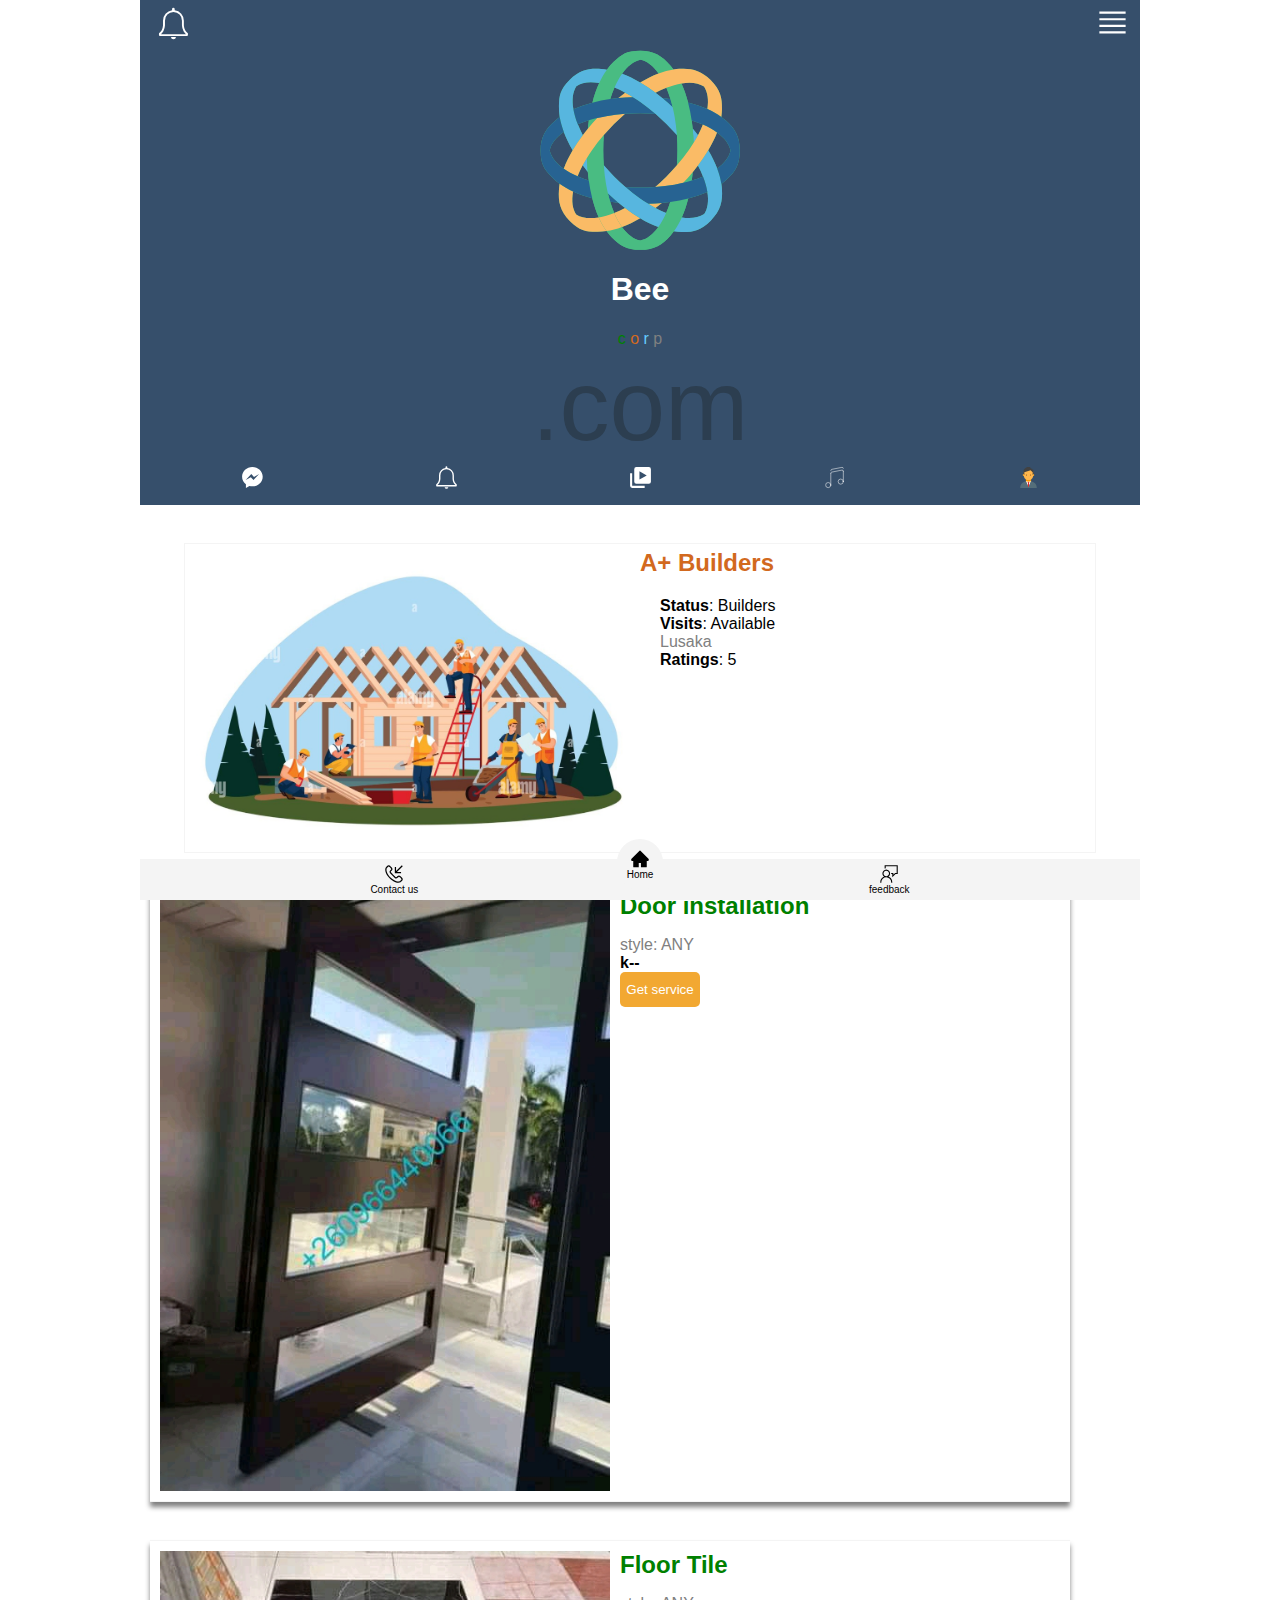
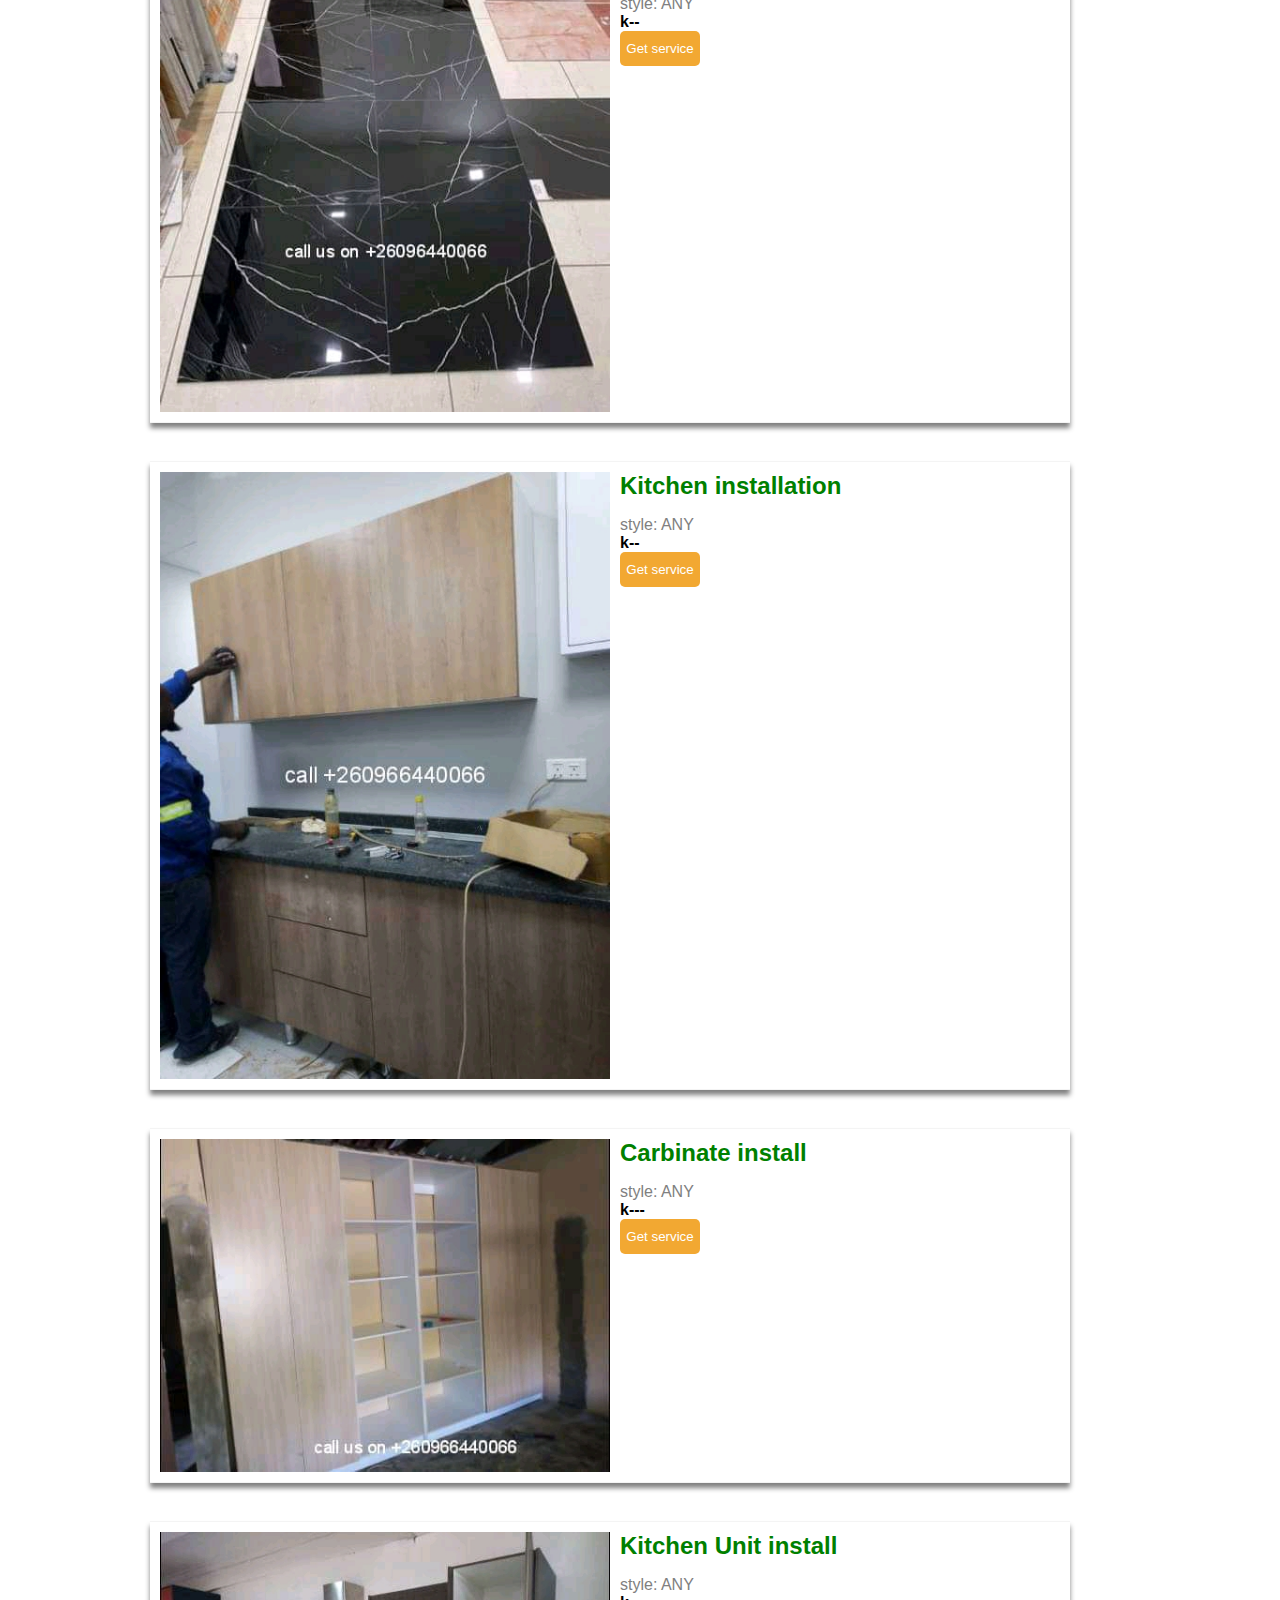
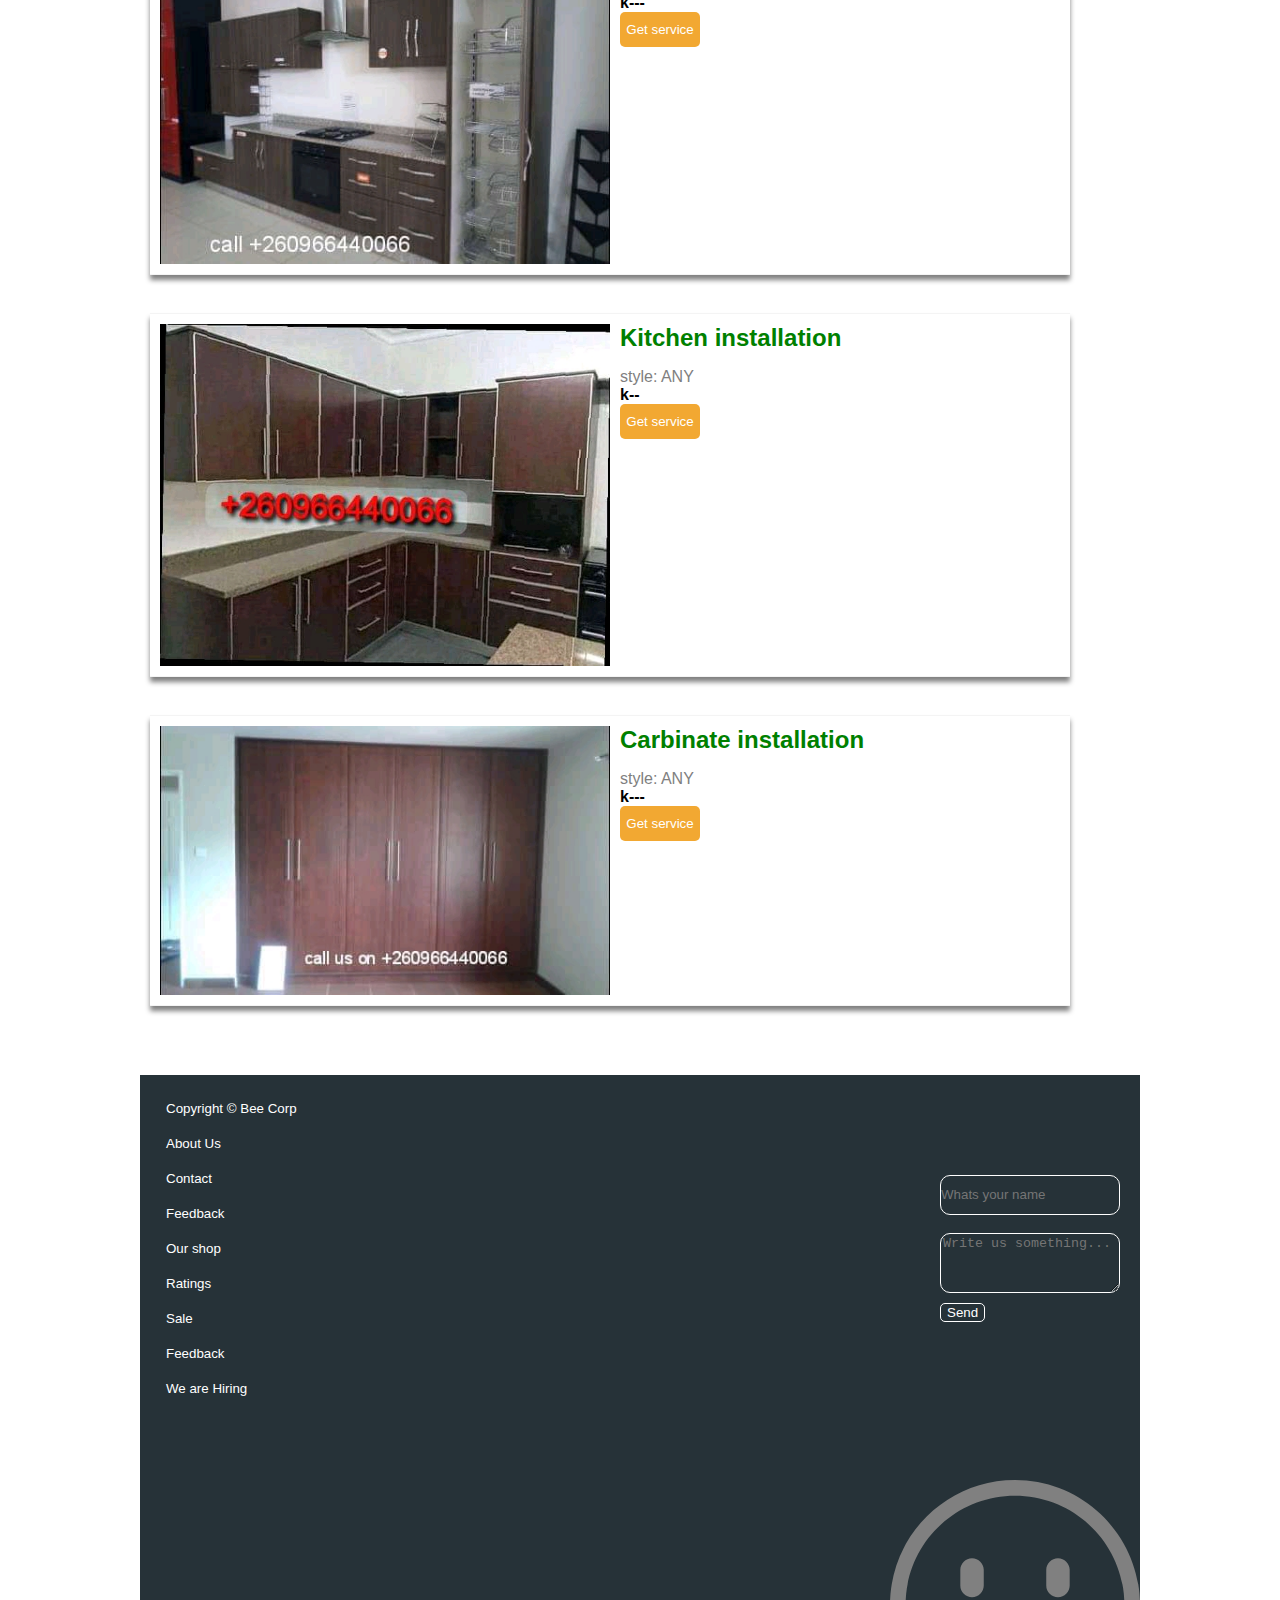
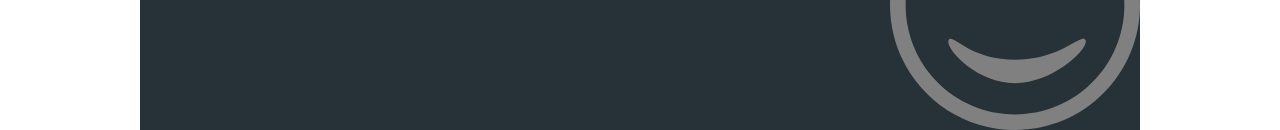
<file: construct.html>
<html>
<head>
<title>Bee-corp | Construction site</title>
<meta name="viewport" content="width=device-width, initial-scale=1.0">
<link rel="stylesheet" href="construct.css">
<link rel="icon" type="image" href="20220423_143135.jpg">

<link>
<style>

</style>
</head>
<body>
<div id="container">
 <!--Navigation start-->
 <div class="nav-cont">  
 <!--Bar start-->
 
 <!--Menu navigator start-->
 <div class="menu-cont">
 <!--menu bar start-->
 <button id="menu-bar" onclick="show()">
 <svg aria-hidden="true" role="img" width="1em" height="1em" preserveAspectRatio="xMidYMid meet" viewBox="0 0 32 32"><path fill="white" d="M4 6h24v2H4zm0 18h24v2H4zm0-12h24v2H4zm0 6h24v2H4z"/></svg>  
 </button>
 <!--menu bar end-->
 
 <!--cancel bar start-->
 <button id="cancel-bar" onclick="hide()">
 <svg aria-hidden="true" role="img" width="1em" height="1em" preserveAspectRatio="xMidYMid meet" viewBox="0 0 24 24"><path fill="none" stroke="white" stroke-linecap="round" stroke-linejoin="round" stroke-width="1.5" d="M6.758 17.243L12.001 12m5.243-5.243L12 12m0 0L6.758 6.757M12.001 12l5.243 5.243"/></svg>
 </button>
 <!--cancel bar end-->
 </div>
 <!--Menu navigator end-->
 
 <!--Notifucation bar start-->
 <button id="notification-bar" onclick="showNot()">
 <svg aria-hidden="true" role="img" width="1em" height="1em" preserveAspectRatio="xMidYMid meet" viewBox="0 0 36 36"><path fill="white" d="M32.51 27.83A14.4 14.4 0 0 1 30 24.9a12.63 12.63 0 0 1-1.35-4.81v-4.94A10.81 10.81 0 0 0 19.21 4.4V3.11a1.33 1.33 0 1 0-2.67 0v1.31a10.81 10.81 0 0 0-9.33 10.73v4.94a12.63 12.63 0 0 1-1.35 4.81a14.4 14.4 0 0 1-2.47 2.93a1 1 0 0 0-.34.75v1.36a1 1 0 0 0 1 1h27.8a1 1 0 0 0 1-1v-1.36a1 1 0 0 0-.34-.75ZM5.13 28.94a16.17 16.17 0 0 0 2.44-3a14.24 14.24 0 0 0 1.65-5.85v-4.94a8.74 8.74 0 1 1 17.47 0v4.94a14.24 14.24 0 0 0 1.65 5.85a16.17 16.17 0 0 0 2.44 3Z" class="clr-i-outline clr-i-outline-path-1"/><path fill="white" d="M18 34.28A2.67 2.67 0 0 0 20.58 32h-5.26A2.67 2.67 0 0 0 18 34.28Z" class="clr-i-outline clr-i-outline-path-2"/><path fill="none" d="M0 0h36v36H0z"/></svg>   
 </button>
 
 <button id="notification-bar-cancel" onclick="hideNot()">
 <svg aria-hidden="true" role="img" width="1em" height="1em" preserveAspectRatio="xMidYMid meet" viewBox="0 0 36 36"><path fill="whie" d="M32.51 27.83A14.4 14.4 0 0 1 30 24.9a12.63 12.63 0 0 1-1.35-4.81v-4.94A10.81 10.81 0 0 0 19.21 4.4V3.11a1.33 1.33 0 1 0-2.67 0v1.31a10.81 10.81 0 0 0-9.33 10.73v4.94a12.63 12.63 0 0 1-1.35 4.81a14.4 14.4 0 0 1-2.47 2.93a1 1 0 0 0-.34.75v1.36a1 1 0 0 0 1 1h27.8a1 1 0 0 0 1-1v-1.36a1 1 0 0 0-.34-.75ZM5.13 28.94a16.17 16.17 0 0 0 2.44-3a14.24 14.24 0 0 0 1.65-5.85v-4.94a8.74 8.74 0 1 1 17.47 0v4.94a14.24 14.24 0 0 0 1.65 5.85a16.17 16.17 0 0 0 2.44 3Z" class="clr-i-outline clr-i-outline-path-1"/><path fill="white" d="M18 34.28A2.67 2.67 0 0 0 20.58 32h-5.26A2.67 2.67 0 0 0 18 34.28Z" class="clr-i-outline clr-i-outline-path-2"/><path fill="none" d="M0 0h36v36H0z"/></svg> 
 </button>
 <!--Notufucation bar end-->     
 <!--Bar end-->   
 </div>
 <!--Navigation end-->
 
 <!--JS WILL OPEN start-->
 <div style="position: relative;">
 
 <div id="menu-navigator">
 <div style="margin-bottom: 20px;">
 <a href="#.html" style="text-decoration: none;"><span id="home-svg"><svg xmlns="http://www.w3.org/2000/svg" aria-hidden="true" role="img" width="1em" height="1em" preserveAspectRatio="xMidYMid meet" viewBox="0 0 24 24"><path fill="none" stroke="white" stroke-linecap="round" stroke-linejoin="round" stroke-width="2" d="M22 20v-7.826a4 4 0 0 0-1.253-2.908l-7.373-6.968a2 2 0 0 0-2.748 0L3.253 9.266A4 4 0 0 0 2 12.174V20a2 2 0 0 0 2 2h16a2 2 0 0 0 2-2Z"/></svg></span><span id="home"></span></a>
 </div>
 
 <div style="margin-bottom: 20px;">
 <a href="#.html" style="text-decoration: none;"><span id="about-svg"><svg xmlns="http://www.w3.org/2000/svg" aria-hidden="true" role="img" width="1em" height="1em" preserveAspectRatio="xMidYMid meet" viewBox="0 0 32 32"><path fill="white" d="M16 25a6.99 6.99 0 0 1-5.833-3.129l1.666-1.107a5 5 0 0 0 8.334 0l1.666 1.107A6.99 6.99 0 0 1 16 25zm4-11a2 2 0 1 0 2 2a1.98 1.98 0 0 0-2-2zm-8 0a2 2 0 1 0 2 2a1.98 1.98 0 0 0-2-2z"/><path fill="white" d="M30 16v-2h-2v-4a4.005 4.005 0 0 0-4-4h-2V2h-2v4h-8V2h-2v4H8a4.005 4.005 0 0 0-4 4v4H2v2h2v5H2v2h2v3a4.005 4.005 0 0 0 4 4h16a4.005 4.005 0 0 0 4-4v-3h2v-2h-2v-5Zm-4 10a2.002 2.002 0 0 1-2 2H8a2.002 2.002 0 0 1-2-2V10a2.002 2.002 0 0 1 2-2h16a2.002 2.002 0 0 1 2 2Z"/></svg></span><span id="about"></span></a>
 </div>
 
 <div style="margin-bottom: 20px;">
 <a href="#.html" style="text-decoration: none;"><svg id="contact-svg" xmlns="http://www.w3.org/2000/svg" aria-hidden="true" role="img" width="1em" height="1em" preserveAspectRatio="xMidYMid meet" viewBox="0 0 24 24"><path fill="white" d="M21 2H6a2 2 0 0 0-2 2v3H2v2h2v2H2v2h2v2H2v2h2v3a2 2 0 0 0 2 2h15a1 1 0 0 0 1-1V3a1 1 0 0 0-1-1zm-8 2.999c1.648 0 3 1.351 3 3A3.012 3.012 0 0 1 13 11c-1.647 0-3-1.353-3-3.001c0-1.649 1.353-3 3-3zM19 18H7v-.75c0-2.219 2.705-4.5 6-4.5s6 2.281 6 4.5V18z"/></svg><span id="contact"></span></a>
 </div>
 
 <div style="margin-bottom: 20px;">
 <a href="#.html" style="text-decoration: none;"><svg id="upload-svg" xmlns="http://www.w3.org/2000/svg" aria-hidden="true" role="img" width="1.04em" height="1em" preserveAspectRatio="xMidYMid meet" viewBox="0 0 1664 1600"><path fill="white" d="M1280 1408q0-26-19-45t-45-19t-45 19t-19 45t19 45t45 19t45-19t19-45zm256 0q0-26-19-45t-45-19t-45 19t-19 45t19 45t45 19t45-19t19-45zm128-224v320q0 40-28 68t-68 28H96q-40 0-68-28t-28-68v-320q0-40 28-68t68-28h427q21 56 70.5 92t110.5 36h256q61 0 110.5-36t70.5-92h427q40 0 68 28t28 68zm-325-648q-17 40-59 40h-256v448q0 26-19 45t-45 19H704q-26 0-45-19t-19-45V576H384q-42 0-59-40q-17-39 14-69L787 19q18-19 45-19t45 19l448 448q31 30 14 69z"/></svg><span id="host"></span></a>
 </div>
 
 <div style="margin-bottom: 20px;">
 <a href="#.html" style="text-decoration: none;"><svg id="settings-svg" xmlns="http://www.w3.org/2000/svg" aria-hidden="true" role="img" width="1em" height="1em" preserveAspectRatio="xMidYMid meet" viewBox="0 0 24 24"><path fill="white" d="M13.82 22h-3.64a1 1 0 0 1-.977-.786l-.407-1.884a8.002 8.002 0 0 1-1.535-.887l-1.837.585a1 1 0 0 1-1.17-.453L2.43 15.424a1.006 1.006 0 0 1 .193-1.239l1.425-1.3a8.1 8.1 0 0 1 0-1.772L2.623 9.816a1.006 1.006 0 0 1-.193-1.24l1.82-3.153a1 1 0 0 1 1.17-.453l1.837.585c.244-.18.498-.348.76-.5c.253-.142.513-.271.779-.386l.408-1.882A1 1 0 0 1 10.18 2h3.64a1 1 0 0 1 .976.787l.412 1.883a8.192 8.192 0 0 1 1.535.887l1.838-.585a1 1 0 0 1 1.169.453l1.82 3.153c.232.407.152.922-.193 1.239l-1.425 1.3a8.1 8.1 0 0 1 0 1.772l1.425 1.3c.345.318.425.832.193 1.239l-1.82 3.153a1 1 0 0 1-1.17.453l-1.837-.585a7.98 7.98 0 0 1-1.534.886l-.413 1.879a1 1 0 0 1-.976.786ZM11.996 8a4 4 0 1 0 0 8a4 4 0 0 0 0-8Z"/></svg><span id="settings"></span></a>
 </div>   
 </div>
 
 <!--Notification center start-->
 <div id="notification-center">
 <h4>
 Notifications
 </h4>
 
 <a href="#.html" >
 <button>
 <em>
 <svg xmlns="http://www.w3.org/2000/svg" aria-hidden="true" role="img" width="1em" height="1em" preserveAspectRatio="xMidYMid meet" viewBox="0 0 256 256"><path fill="#49BC82" d="M194.21 167.138a253.78 253.78 0 0 0 1.263-10.796a285.85 285.85 0 0 1-12.101 13.716c3.757-.885 7.37-1.861 10.838-2.92ZM62.567 90.053a246.605 246.605 0 0 0-1.306 10.705a271.697 271.697 0 0 1 11.938-13.62a176.374 176.374 0 0 0-10.632 2.915Zm134.05 28.778a171.516 171.516 0 0 0 5.623-9.789a253.229 253.229 0 0 0-6.84-8.632a270.927 270.927 0 0 1 1.217 18.42ZM54.646 147.619c2.09 2.8 4.273 5.597 6.548 8.383A285.513 285.513 0 0 1 60.08 138.1a176.992 176.992 0 0 0-5.434 9.52Zm112.021 46.91c-1.576 5.02-3.315 9.735-5.207 14.097c-3.004 6.928-6.378 12.972-10.02 18.039c-6.914 9.62-14.794 15.68-22.984 17.27c-8.626-1.857-16.634-7.954-23.53-17.488c-6.782 2.546-13.407 4.353-19.788 5.36c2.06 2.852 4.239 5.497 6.549 7.889c9.93 10.279 18.6 16.138 36.663 16.138c18.063 0 28.292-6.633 38.543-18.168a74.132 74.132 0 0 0 4.446-5.55c3.807-5.218 7.195-11.18 10.153-17.787c3.285-7.342 6.042-15.473 8.272-24.234c-7.293 1.845-15.02 3.324-23.097 4.434Zm-.151-175.103C156.19 7.628 146.2.83 128.35.83c-17.85 0-24.2 5.023-33.67 13.926c-3.231 3.038-6.245 6.542-9.05 10.439c-3.655 5.079-6.942 10.845-9.847 17.204c-3.453 7.557-6.365 15.943-8.714 24.997c7.234-1.888 14.89-3.416 22.892-4.57c1.615-5.235 3.41-10.145 5.372-14.674c2.918-6.74 6.194-12.647 9.732-17.645c6.988-9.876 15.007-16.165 23.39-17.989c8.312 1.543 16.305 7.736 23.292 17.606c6.534-2.476 12.923-4.238 19.1-5.237a77.586 77.586 0 0 0-4.332-5.46Zm.418 43.301c-3.449-.478-6.96-.889-10.528-1.231a271.23 271.23 0 0 1 13.413 11.766a176.4 176.4 0 0 0-2.885-10.535ZM89.848 194.37c3.594.52 7.253.97 10.977 1.34A285.751 285.751 0 0 1 86.9 183.434a172.75 172.75 0 0 0 2.949 10.936Zm143.066-15.982a73.916 73.916 0 0 0-.75-6.873c-.982-6.389-2.789-13.008-5.362-19.782c-2.896-7.622-6.755-15.436-11.453-23.325c-3.844 6.466-8.257 12.983-13.178 19.484c2.507 4.79 4.663 9.473 6.445 14.009c2.764 7.03 4.642 13.698 5.63 19.856c1.86 11.595.56 21.37-4.078 28.243c-7.343 4.742-17.198 6.116-28.676 4.329c-2.958 6.607-6.346 12.569-10.153 17.786c3.343.523 6.627.832 9.831.888c14.29.247 24.565-1.741 37.337-14.513c12.773-12.773 15.315-24.697 14.407-40.102ZM78.33 24.337c-15.644-1.041-27.514 1.215-40.137 13.838c-12.622 12.622-13.56 20.662-13.96 33.654c-.138 4.494.217 9.169 1.012 13.975c1.021 6.17 2.786 12.565 5.236 19.106c2.874 7.673 6.688 15.545 11.348 23.49c3.788-6.445 8.128-12.935 12.974-19.402c-2.483-4.714-4.636-9.332-6.415-13.806c-2.713-6.823-4.585-13.31-5.637-19.346c-2.095-12.022-.886-22.22 3.782-29.482c7.034-4.831 17.185-6.084 29.252-3.965c2.905-6.359 6.192-12.125 9.847-17.204a77.58 77.58 0 0 0-7.302-.858Zm117.072 76.073a247.36 247.36 0 0 0-1.244-10.215c-1.16-8.087-2.704-15.823-4.613-23.127c-2.29-8.764-5.107-16.903-8.435-24.26c-6.025 1.018-12.527 2.873-19.373 5.571c1.893 4.439 3.628 9.242 5.198 14.348a176.4 176.4 0 0 1 2.885 10.535c.898 3.727 1.707 7.59 2.422 11.578c1.366 7.602 2.38 15.66 3 24.098a263.7 263.7 0 0 1 .71 19.288c0 6.678-.257 13.157-.722 19.435c5.6-6.463 10.652-12.912 15.103-19.27a198.948 198.948 0 0 0 6.285-9.56a270.927 270.927 0 0 0-1.216-18.421ZM89.848 194.37a172.75 172.75 0 0 1-2.95-10.936c-.847-3.6-1.62-7.318-2.297-11.169c-1.362-7.738-2.356-15.976-2.96-24.622a278.079 278.079 0 0 1-.68-19.417c0-6.667.255-13.129.714-19.385c-5.615 6.484-10.665 12.978-15.136 19.397a202.161 202.161 0 0 0-6.459 9.862c.19 6.098.564 12.073 1.114 17.902c.349 3.693.763 7.331 1.255 10.896c1.104 7.99 2.572 15.637 4.395 22.86c2.243 8.882 5.03 17.117 8.354 24.547c6.17-1.025 12.821-2.917 19.827-5.696c-1.893-4.403-3.623-9.161-5.177-14.24ZM109.133 54.6a254.63 254.63 0 0 0-8.786 6.957a271.21 271.21 0 0 1 18.813-1.232a176.243 176.243 0 0 0-10.027-5.724ZM46.3 210.426c-4.83-7.033-6.084-17.185-3.963-29.252c-6.36-2.904-12.127-6.192-17.205-9.847c-.403 2.471-.7 4.91-.859 7.302c-1.04 15.644 1.216 27.515 13.838 40.136c12.622 12.622 20.662 13.56 33.655 13.96c4.306.133 8.777-.19 13.372-.916c-3.721-5.151-7.038-11.015-9.94-17.503c-11.767 1.954-21.753.711-28.898-3.88Zm62.65-8.279c-4.756 2.508-9.414 4.673-13.925 6.463c2.94 6.835 6.265 12.813 9.901 17.838c7.606-2.854 15.407-6.634 23.28-11.243c-6.392-3.819-12.83-8.189-19.256-13.058Zm38.762.048a246.148 246.148 0 0 0 8.227-6.43c-5.705.537-11.551.905-17.515 1.099a171.93 171.93 0 0 0 9.288 5.331Zm-52.687 6.415c-7.006 2.78-13.658 4.67-19.827 5.696c2.902 6.488 6.219 12.352 9.94 17.503c6.38-1.008 13.006-2.815 19.788-5.36c-3.636-5.026-6.962-11.004-9.901-17.839Zm123.4-170.16c-12.771-12.771-24.695-15.314-40.1-14.407a74.41 74.41 0 0 0-7.476.845c-6.178.999-12.567 2.761-19.1 5.237c-7.692 2.916-15.578 6.813-23.539 11.564c6.52 3.814 13.087 8.193 19.632 13.09c4.749-2.485 9.395-4.626 13.894-6.399c6.846-2.698 13.348-4.553 19.373-5.57c11.85-2 21.84-.735 28.827 3.98c4.743 7.343 6.116 17.198 4.329 28.676c6.607 2.959 12.569 6.345 17.788 10.154c.523-3.344.831-6.629.886-9.833c.248-14.29-1.74-24.564-14.513-37.336Zm-9.863 57.048c-1.755 4.394-3.869 8.92-6.322 13.545a171.516 171.516 0 0 1-5.623 9.789a198.948 198.948 0 0 1-6.285 9.56c-4.451 6.358-9.503 12.807-15.103 19.27a277.269 277.269 0 0 1-13.527 14.53a264.365 264.365 0 0 1-14.122 13.126c8.61-.602 16.815-1.592 24.526-2.945a198.742 198.742 0 0 0 11.266-2.314a285.397 285.397 0 0 0 12.101-13.716a254.703 254.703 0 0 0 6.698-8.45c4.921-6.501 9.334-13.018 13.178-19.484c4.603-7.74 8.386-15.406 11.252-22.892c-5.065-3.64-11.11-7.015-18.039-10.019ZM84.68 84.732a201.191 201.191 0 0 0-11.48 2.406a271.697 271.697 0 0 0-11.94 13.62a245.339 245.339 0 0 0-6.458 8.24c-4.846 6.467-9.186 12.957-12.974 19.401c-4.67 7.944-8.5 15.818-11.384 23.492c4.999 3.538 10.904 6.814 17.645 9.733c1.819-4.536 4.018-9.221 6.557-14.005a176.992 176.992 0 0 1 5.434-9.52a202.161 202.161 0 0 1 6.46-9.86c4.47-6.42 9.52-12.914 15.135-19.398a262.533 262.533 0 0 1 27.2-27.124c-8.473.621-16.565 1.641-24.195 3.015Zm152.922 5.331a74.053 74.053 0 0 0-5.55-4.444c-5.218-3.809-11.18-7.195-17.787-10.154c-7.477-3.347-15.773-6.146-24.721-8.397c1.91 7.304 3.452 15.04 4.613 23.127c5.135 1.6 9.954 3.372 14.405 5.302c6.928 3.004 12.974 6.378 18.039 10.019c9.62 6.915 15.68 14.795 17.27 22.985c-1.83 8.502-7.772 16.404-17.069 23.232c2.573 6.774 4.38 13.393 5.362 19.782c2.692-1.97 5.194-4.048 7.468-6.245c10.28-9.929 16.139-18.6 16.139-36.663c0-18.063-6.634-28.292-18.17-38.544ZM62.449 166.898c-5.116-1.59-9.921-3.352-14.36-5.274c-6.74-2.919-12.646-6.195-17.645-9.733c-9.875-6.989-16.166-15.007-17.99-23.39c1.565-8.43 7.908-16.533 18.026-23.59c-2.45-6.542-4.215-12.937-5.236-19.107a77.627 77.627 0 0 0-5.88 4.638C7.564 100.767.766 110.757.766 128.607c0 17.85 5.022 24.198 13.926 33.67c3.038 3.23 6.542 6.245 10.439 9.049c5.078 3.655 10.845 6.943 17.205 9.847c7.419 3.39 15.64 6.259 24.507 8.585c-1.823-7.223-3.291-14.87-4.395-22.86Zm66.09-100.422a202.323 202.323 0 0 0-9.38-6.15c-6.414.199-12.695.613-18.812 1.23c-3.52.356-6.983.779-10.385 1.27c-8.001 1.154-15.658 2.682-22.892 4.57c-8.787 2.293-16.947 5.115-24.32 8.45c1.052 6.035 2.924 12.523 5.637 19.346c4.392-1.87 9.137-3.586 14.18-5.139a176.82 176.82 0 0 1 10.632-2.915c3.698-.89 7.528-1.695 11.481-2.406c7.63-1.374 15.722-2.394 24.196-3.015c6.233-.458 12.663-.71 19.286-.71c6.877 0 13.541.273 19.993.765c-6.556-5.681-13.125-10.786-19.615-15.296Zm80.077 95.425c-4.45 1.917-9.265 3.667-14.406 5.237a172.338 172.338 0 0 1-10.838 2.92a199.908 199.908 0 0 1-11.266 2.314c-7.711 1.353-15.915 2.343-24.526 2.945c-6.265.438-12.737.679-19.418.679a265.65 265.65 0 0 1-18.828-.67c6.39 5.534 12.766 10.53 19.054 14.94a198.754 198.754 0 0 0 10.036 6.597a285.56 285.56 0 0 0 17.515-1.1a254.65 254.65 0 0 0 10.728-1.234c8.076-1.11 15.804-2.589 23.097-4.434c8.858-2.24 17.07-5.022 24.482-8.338c-.988-6.158-2.866-12.826-5.63-19.856Zm-60.904 40.293a171.93 171.93 0 0 1-9.288-5.331a198.754 198.754 0 0 1-10.036-6.596c-6.288-4.411-12.664-9.407-19.054-14.942a277.803 277.803 0 0 1-14.568-13.56a264.355 264.355 0 0 1-13.126-14.122c.605 8.646 1.599 16.884 2.96 24.622a198.78 198.78 0 0 0 2.299 11.17a285.751 285.751 0 0 0 13.926 12.275a253.569 253.569 0 0 0 8.125 6.436c6.425 4.87 12.864 9.24 19.256 13.058c7.857 4.695 15.64 8.552 23.234 11.46c3.642-5.066 7.016-11.11 10.02-18.038c-4.458-1.781-9.053-3.933-13.748-6.432Zm24.53-117.354a200.474 200.474 0 0 0-2.423-11.578a271.23 271.23 0 0 0-13.413-11.766a246.07 246.07 0 0 0-8.564-6.718c-6.545-4.897-13.112-9.276-19.632-13.09c-7.826-4.576-15.582-8.338-23.144-11.181c-3.538 4.998-6.814 10.905-9.732 17.645c4.47 1.793 9.086 3.957 13.799 6.449a176.147 176.147 0 0 1 10.027 5.724c3.1 1.908 6.23 3.964 9.38 6.151c6.49 4.51 13.059 9.615 19.615 15.296a262.915 262.915 0 0 1 27.085 27.167c-.62-8.439-1.633-16.497-2.999-24.1Z"/><path fill="#49BC82" d="M194.21 167.138a253.78 253.78 0 0 0 1.263-10.796a285.85 285.85 0 0 1-12.101 13.716c3.757-.885 7.37-1.861 10.838-2.92M62.567 90.053a246.605 246.605 0 0 0-1.306 10.705a271.697 271.697 0 0 1 11.938-13.62a176.374 176.374 0 0 0-10.632 2.915"/><path fill="#57B6DF" d="M196.617 118.83a171.516 171.516 0 0 0 5.623-9.788a253.229 253.229 0 0 0-6.84-8.632a270.927 270.927 0 0 1 1.217 18.42M54.646 147.62a244.25 244.25 0 0 0 6.548 8.382A285.513 285.513 0 0 1 60.08 138.1a176.992 176.992 0 0 0-5.434 9.52"/><path fill="#49BC82" d="M166.667 194.53c-1.576 5.019-3.315 9.734-5.207 14.096c-3.004 6.928-6.378 12.972-10.02 18.039c-6.914 9.62-14.794 15.68-22.984 17.27c-8.626-1.857-16.634-7.954-23.53-17.488c-6.782 2.546-13.407 4.353-19.788 5.36c2.06 2.852 4.239 5.497 6.549 7.889c9.93 10.279 18.6 16.138 36.663 16.138c18.063 0 28.292-6.633 38.543-18.168a74.132 74.132 0 0 0 4.446-5.55c3.807-5.218 7.195-11.18 10.153-17.787c3.285-7.342 6.042-15.473 8.272-24.234c-7.293 1.845-15.02 3.324-23.097 4.434m-.151-175.103C156.19 7.628 146.2.83 128.35.83c-17.85 0-24.2 5.023-33.67 13.926c-3.231 3.038-6.245 6.542-9.05 10.439c-3.655 5.079-6.942 10.845-9.847 17.204c-3.453 7.557-6.365 15.943-8.714 24.997c7.234-1.888 14.89-3.416 22.892-4.57c1.615-5.235 3.41-10.145 5.372-14.674c2.918-6.74 6.194-12.647 9.732-17.645c6.988-9.876 15.007-16.165 23.39-17.989c8.312 1.543 16.305 7.736 23.292 17.606c6.534-2.476 12.923-4.238 19.1-5.237a77.586 77.586 0 0 0-4.332-5.46"/><path fill="#276392" d="M166.934 62.727c-3.449-.478-6.96-.889-10.528-1.231a271.23 271.23 0 0 1 13.413 11.766a176.4 176.4 0 0 0-2.885-10.535M89.848 194.37c3.594.52 7.253.97 10.977 1.34A285.751 285.751 0 0 1 86.9 183.434a172.75 172.75 0 0 0 2.949 10.936"/><path fill="#57B6DF" d="M232.914 178.388a73.916 73.916 0 0 0-.75-6.873c-.982-6.389-2.789-13.008-5.362-19.782c-2.896-7.622-6.755-15.436-11.453-23.325c-3.844 6.466-8.257 12.983-13.178 19.484c2.507 4.79 4.663 9.473 6.445 14.009c2.764 7.03 4.642 13.698 5.63 19.856c1.86 11.595.56 21.37-4.078 28.243c-7.343 4.742-17.198 6.116-28.676 4.329c-2.958 6.607-6.346 12.569-10.153 17.786c3.343.523 6.627.832 9.831.888c14.29.247 24.565-1.741 37.337-14.513c12.773-12.773 15.315-24.697 14.407-40.102M78.329 24.337c-15.644-1.041-27.514 1.215-40.137 13.838c-12.622 12.622-13.56 20.662-13.96 33.654c-.138 4.494.217 9.169 1.012 13.975c1.021 6.17 2.786 12.565 5.236 19.106c2.874 7.673 6.688 15.545 11.348 23.49c3.788-6.445 8.128-12.935 12.974-19.402c-2.483-4.714-4.636-9.332-6.415-13.806c-2.713-6.823-4.585-13.31-5.637-19.346c-2.095-12.022-.886-22.22 3.782-29.482c7.034-4.831 17.185-6.084 29.252-3.965c2.905-6.359 6.192-12.125 9.847-17.204a77.58 77.58 0 0 0-7.302-.858"/><path fill="#49BC82" d="M195.4 100.41c-.349-3.46-.763-6.868-1.243-10.215c-1.16-8.087-2.704-15.823-4.613-23.127c-2.29-8.764-5.107-16.903-8.435-24.26c-6.025 1.018-12.527 2.873-19.373 5.571c1.893 4.439 3.628 9.242 5.198 14.348a176.4 176.4 0 0 1 2.885 10.535c.898 3.727 1.707 7.59 2.422 11.578c1.366 7.602 2.38 15.66 3 24.098a263.7 263.7 0 0 1 .71 19.288c0 6.678-.257 13.157-.722 19.435c5.6-6.463 10.652-12.912 15.103-19.27a198.948 198.948 0 0 0 6.285-9.56a270.927 270.927 0 0 0-1.216-18.421M89.848 194.37a172.75 172.75 0 0 1-2.95-10.936c-.847-3.6-1.62-7.318-2.297-11.169c-1.362-7.738-2.356-15.976-2.96-24.622a278.079 278.079 0 0 1-.68-19.417c0-6.667.255-13.129.714-19.385c-5.615 6.484-10.665 12.978-15.136 19.397a202.161 202.161 0 0 0-6.459 9.862c.19 6.098.564 12.073 1.114 17.902c.349 3.693.763 7.331 1.255 10.896c1.104 7.99 2.572 15.637 4.395 22.86c2.243 8.882 5.03 17.117 8.354 24.547c6.17-1.025 12.821-2.917 19.827-5.696c-1.893-4.403-3.623-9.161-5.177-14.24"/><path fill="#FABB66" d="M109.133 54.6a254.63 254.63 0 0 0-8.786 6.957a271.21 271.21 0 0 1 18.813-1.232a176.243 176.243 0 0 0-10.027-5.724M46.3 210.425c-4.83-7.033-6.084-17.185-3.963-29.252c-6.36-2.904-12.127-6.192-17.205-9.847c-.403 2.471-.7 4.91-.859 7.302c-1.04 15.644 1.216 27.515 13.838 40.136c12.622 12.622 20.662 13.56 33.655 13.96c4.306.133 8.777-.19 13.372-.916c-3.721-5.151-7.038-11.015-9.94-17.503c-11.767 1.954-21.753.711-28.898-3.88m62.65-8.279c-4.756 2.508-9.414 4.673-13.925 6.463c2.94 6.835 6.265 12.813 9.901 17.838c7.606-2.854 15.407-6.634 23.28-11.243c-6.392-3.819-12.83-8.189-19.256-13.058m38.762.048a246.148 246.148 0 0 0 8.227-6.43c-5.705.537-11.551.905-17.515 1.099a171.93 171.93 0 0 0 9.288 5.331"/><path fill="#FABB66" d="M95.025 208.61c-7.006 2.778-13.658 4.67-19.827 5.695c2.902 6.488 6.219 12.352 9.94 17.503c6.38-1.008 13.006-2.815 19.788-5.36c-3.636-5.026-6.962-11.004-9.901-17.839M218.426 38.45c-12.772-12.772-24.696-15.315-40.102-14.408a74.41 74.41 0 0 0-7.475.845c-6.178.999-12.567 2.761-19.1 5.237c-7.692 2.916-15.578 6.813-23.539 11.564c6.52 3.814 13.087 8.193 19.632 13.09c4.749-2.485 9.395-4.626 13.894-6.399c6.846-2.698 13.348-4.553 19.373-5.57c11.85-2 21.84-.735 28.827 3.98c4.743 7.343 6.116 17.198 4.329 28.676c6.607 2.959 12.569 6.345 17.788 10.154c.523-3.344.831-6.629.886-9.833c.248-14.29-1.74-24.564-14.513-37.336m-9.864 57.047c-1.755 4.394-3.869 8.92-6.322 13.545a171.516 171.516 0 0 1-5.623 9.789a198.948 198.948 0 0 1-6.285 9.56c-4.451 6.358-9.503 12.807-15.103 19.27a277.269 277.269 0 0 1-13.527 14.53a264.365 264.365 0 0 1-14.122 13.126c8.61-.602 16.815-1.592 24.526-2.945a198.742 198.742 0 0 0 11.266-2.314a285.397 285.397 0 0 0 12.101-13.716a254.703 254.703 0 0 0 6.698-8.45c4.921-6.501 9.334-13.018 13.178-19.484c4.603-7.74 8.386-15.406 11.252-22.892c-5.065-3.64-11.11-7.015-18.039-10.019M84.68 84.732a201.191 201.191 0 0 0-11.48 2.406a271.697 271.697 0 0 0-11.94 13.62a245.339 245.339 0 0 0-6.458 8.24c-4.846 6.467-9.186 12.957-12.974 19.401c-4.67 7.944-8.5 15.818-11.384 23.492c4.999 3.538 10.904 6.814 17.645 9.733c1.819-4.536 4.018-9.221 6.557-14.005a176.992 176.992 0 0 1 5.434-9.52a202.161 202.161 0 0 1 6.46-9.86c4.47-6.42 9.52-12.914 15.135-19.398a262.533 262.533 0 0 1 27.2-27.124c-8.473.621-16.565 1.641-24.195 3.015"/><path fill="#276392" d="M237.602 90.063a74.053 74.053 0 0 0-5.55-4.444c-5.218-3.809-11.18-7.195-17.787-10.154c-7.477-3.347-15.773-6.146-24.721-8.397c1.91 7.304 3.452 15.04 4.613 23.127c5.135 1.6 9.954 3.372 14.405 5.302c6.928 3.004 12.974 6.378 18.039 10.019c9.62 6.915 15.68 14.795 17.27 22.985c-1.83 8.502-7.772 16.404-17.069 23.232c2.573 6.774 4.38 13.393 5.362 19.782c2.692-1.97 5.194-4.048 7.468-6.245c10.28-9.929 16.139-18.6 16.139-36.663c0-18.063-6.634-28.292-18.17-38.544M62.45 166.898c-5.117-1.59-9.922-3.352-14.36-5.274c-6.742-2.919-12.647-6.195-17.646-9.733c-9.875-6.989-16.166-15.007-17.99-23.39c1.565-8.43 7.908-16.533 18.026-23.59c-2.45-6.542-4.215-12.937-5.236-19.107a77.627 77.627 0 0 0-5.88 4.638C7.564 100.767.766 110.757.766 128.607c0 17.85 5.022 24.198 13.926 33.67c3.038 3.23 6.542 6.245 10.439 9.049c5.078 3.655 10.845 6.943 17.205 9.847c7.419 3.39 15.64 6.259 24.507 8.585c-1.823-7.223-3.291-14.87-4.395-22.86M128.54 66.476a202.323 202.323 0 0 0-9.38-6.15c-6.415.199-12.696.613-18.813 1.23c-3.52.356-6.983.779-10.385 1.27c-8.001 1.154-15.658 2.682-22.892 4.57c-8.787 2.293-16.947 5.115-24.32 8.45c1.052 6.035 2.924 12.523 5.637 19.346c4.392-1.87 9.137-3.586 14.18-5.139a176.82 176.82 0 0 1 10.632-2.915c3.698-.89 7.528-1.695 11.481-2.406c7.63-1.374 15.722-2.394 24.196-3.015c6.233-.458 12.663-.71 19.286-.71c6.877 0 13.541.273 19.993.765c-6.556-5.681-13.125-10.786-19.615-15.296m80.076 95.424c-4.45 1.918-9.265 3.668-14.406 5.238a172.338 172.338 0 0 1-10.838 2.92a199.908 199.908 0 0 1-11.266 2.314c-7.711 1.353-15.915 2.343-24.526 2.945c-6.265.438-12.737.679-19.418.679a265.65 265.65 0 0 1-18.828-.67c6.39 5.534 12.766 10.53 19.054 14.94a198.754 198.754 0 0 0 10.036 6.597a285.56 285.56 0 0 0 17.515-1.1a254.65 254.65 0 0 0 10.728-1.234c8.076-1.11 15.804-2.589 23.097-4.434c8.858-2.24 17.07-5.022 24.482-8.338c-.988-6.158-2.866-12.826-5.63-19.856"/><path fill="#57B6DF" d="M147.712 202.194a171.93 171.93 0 0 1-9.288-5.331a198.754 198.754 0 0 1-10.036-6.596c-6.288-4.411-12.664-9.407-19.054-14.942a277.803 277.803 0 0 1-14.568-13.56a264.355 264.355 0 0 1-13.126-14.122c.605 8.646 1.599 16.884 2.96 24.622a198.78 198.78 0 0 0 2.299 11.17a285.751 285.751 0 0 0 13.926 12.275a253.569 253.569 0 0 0 8.125 6.436c6.425 4.87 12.864 9.24 19.256 13.058c7.857 4.695 15.64 8.552 23.234 11.46c3.642-5.066 7.016-11.11 10.02-18.038c-4.458-1.781-9.053-3.933-13.748-6.432M172.241 84.84a200.474 200.474 0 0 0-2.422-11.578a271.23 271.23 0 0 0-13.413-11.766a246.07 246.07 0 0 0-8.564-6.718c-6.545-4.897-13.112-9.276-19.632-13.09c-7.826-4.576-15.582-8.338-23.144-11.181c-3.538 4.998-6.814 10.905-9.732 17.645c4.47 1.793 9.086 3.957 13.799 6.449a176.147 176.147 0 0 1 10.027 5.724c3.1 1.908 6.23 3.964 9.38 6.151c6.49 4.51 13.059 9.615 19.615 15.296a262.915 262.915 0 0 1 27.085 27.167c-.62-8.439-1.633-16.497-2.999-24.1"/></svg>
 Message
 </em>
 </button>
 </a>
 
 <br>
 
 <a href="#.html" >
 <button>
 <em>
 <svg xmlns="http://www.w3.org/2000/svg" aria-hidden="true" role="img" width="1em" height="1em" preserveAspectRatio="xMidYMid meet" viewBox="0 0 128 128"><path fill="#5C6063" d="M111.81 64.6s11.48-1.47 11.83-.66c.56 1.31-7.79 10.14-7.79 10.14l-4.04-9.48z"/><path fill="#FCD41E" d="M70.05 68.08s6.01-7.13 17.18-9.57S112 60.57 115 68.17c3.24 8.21 2.07 17.42-3.38 24.03c-5.73 6.95-14.55 14.36-29.38 13.23c-11.77-.89-15.49-5.82-15.49-5.82l3.3-31.53z"/><path fill="#414340" d="M99.05 76.34c2.94 7.73 3.57 15.39 3.47 19.24c-.09 3.85-.38 5.16-.38 5.16s3.94-2.53 6.38-4.88c2.11-2.03 3.66-4.22 3.66-4.22s1.03-11.17-3-20.55s-12.38-13.1-12.38-13.1s-2.86-.61-6.1-.23c-3.2.37-7.13 1.78-7.13 1.78s10.69 4.22 15.48 16.8zM74.83 63.85s6.85 3.66 11.26 14.08c4.69 11.07 3.75 27.41 3.75 27.41s-2.91.45-6.1.38c-2.06-.05-5.73-.8-5.73-.8S79.06 91.73 75.3 83c-1.67-3.87-5.91-8.73-5.91-8.73L70 67.7l4.83-3.85z"/><path fill="#5A6066" d="M39.92 89.57s-4.97 2.16-9.48 3.1c-4.5.94-8.26 1.03-9.57 1.13c-1.31.09-3 .66-2.72 3.57c.24 2.53 3.94 2.27 6.19 2.16c3.66-.19 8.82-1.13 13.33-2.72s9.1-4.04 9.1-4.04l-6.85-3.2z"/><path fill="#6DA3AF" d="M66.25 65.26s21.68-27.59 24.64-31.53c2.96-3.94 7.32-10.98 12.25-11.12c4.93-.14 9.43 4.36 11.68 10.98s2.39 13.29-1.13 17.74c-4.79 6.05-18.02 15.35-28.44 18.02c-10.42 2.67-16.47 3.38-16.47 3.38l-2.53-7.47z" opacity=".7"/><path fill="#A1C5CB" d="M65.4 63.29s15.2-26.47 18.44-32.8c3.24-6.34 6.19-12.25 5.35-16.26c-.68-3.22-7.04-6.55-15.77-5.28S57.17 13.79 56.11 21.9c-1.13 8.59-.56 33.22-.56 33.22l-1.27 12.11l11.26 1.69l-.14-5.63z" opacity=".7"/><path d="M14.09 47.45s-5.84-4.08-7.95 4.65c-2.45 10.09 5.06 8.3 5.06 8.3l2.89-12.95z"/><path fill="#848484" d="M30.91 37.53s-1.41-6.97-3.8-11.9s-5.62-8.26-7.18-9.08c-1.62-.84-5.95-1.35-10.21-1.48c-2.89-.09-5.7-.14-5.7 2.04c0 2.54 3.24 2.87 5.49 3.1c3.24.33 6.67.75 7.88 1.06c2.25.56 5.14 6.19 6.05 8.73c.92 2.53 2.6 9.08 2.6 9.08l4.87-1.55z"/><path fill="#FE8D00" d="m58.64 59.21l2.53 4.36s4.22-3.52 4.86-3.45c.63.07 1.76 5.91 1.76 5.91s3.94-.99 4.5-.63c.56.35.28 4.58.28 4.58s4.93.28 5.07.7c.14.42-2.18 4.36-2.18 4.36s3.94 2.39 3.87 3.03c-.07.63-3.38 3.24-3.38 3.24s3.1 3.52 2.82 4.43s-4.72 1.13-4.72 1.13s1.06 4.58.77 5c-.28.42-5.21.35-5.21.35s2.39 3.87 2.04 4.29s-7.63 1.92-7.63 1.92s-3.66 4.08-6.31 4.62c-2.62.53-3.82-.07-3.82-.07l-3.07-3.03s-6.83.63-7.46.21c-.63-.42-.77-8.45-.77-8.45s-4.36.33-4.65-.21s.63-5 .63-5l11.4-18.16l8.67-9.13z"/><path fill="#848484" d="M49.42 94.54c-2.72-1.93-5.85 1.86-7.53 3.17c-2.53 1.97-4.93 5.42-13.16 7.6c-4.84 1.28-4.58 3.03-4.08 4.65c.62 2.04 3.59 1.83 7.18.84s7.77-3.23 9.43-4.43c2.04-1.48 6.9-6.05 7.81-6.9c.92-.84 2.53-3.38.35-4.93zm7.6 2.18c-2.29-.93-3.8.7-5 4.08s-3.45 9.64-4.5 12.04c-1.06 2.39-3.77 6.88-.77 8.38c3.24 1.62 4.72-1.27 5.63-3.24s3.66-8.52 4.43-11.12c.77-2.6 1.2-4.01 1.55-5c.35-.98 1.27-4.08-1.34-5.14zm7.82-.35c-3.2.43-2.6 4.22-2.39 6.97c.21 2.75.63 11.61.49 13.44s0 4.93 3.24 4.86c3.24-.07 3.1-3.66 3.17-4.79s-.49-11.97-.56-13.66c-.08-1.68.2-7.38-3.95-6.82z"/><path fill="#FEBB00" d="M15.71 43.51c-5.04 5.23-8.46 20.64-5.28 29.63c3.24 9.15 9.85 15.42 21.68 15.91s22.17-6.9 25.9-19.64c3.57-12.2-.97-27.23-13.94-31.82c-10.34-3.65-20.9-1.82-28.36 5.92z"/><path d="M44.57 59.35c0 5.33-4.19 9.65-9.36 9.65s-9.36-3.38-9.36-9.65c0-5.33 4.19-9.71 9.36-9.65c5.77.07 9.36 4.32 9.36 9.65z"/><path fill="#FE8D00" d="M13.24 74.67c.74-.74 2.46-3.45 4.22-1.62s-1.34 4.15-1.9 4.65c-.75.66-2.25 1.06-3.03-.07c-.53-.78-.2-2.05.71-2.96z"/><path fill="#848484" d="M27.25 12.75c-.26 1.95.73 2.55 3.31 3.24c2.34.62 7.1 1.75 8.24 2.53c.92.63 3.17 6.41 3.73 13.51c.29 3.68.14 7.18 0 9.92c-.12 2.28.35 3.8 2.18 4.08c1.66.26 3-.87 3.24-4.08c.28-3.87.5-5.94 0-10.98c-.38-3.83-1.03-6.99-2.25-11.12c-1-3.38-2.57-5.19-4.15-6.34c-1.91-1.37-6.05-2.18-9.43-2.53c-2.84-.28-4.59-.32-4.87 1.77z"/></svg>  
 Old Versions
 </em>
 </button>
 </a>
 
 <br>
 
 <a href="#.html" >
 <button>
 <em>
 <svg xmlns="http://www.w3.org/2000/svg" aria-hidden="true" role="img" width="0.87em" height="1em" preserveAspectRatio="xMidYMid meet" viewBox="0 0 256 296"><defs><linearGradient id="svgIDa" x1="20.394%" x2="79.571%" y1="15.849%" y2="84.151%"><stop offset="21.45%" stop-color="#0075C9"/><stop offset="70.67%" stop-color="#80BC00"/><stop offset="100%" stop-color="#FDE021"/></linearGradient></defs><path fill="url(#svgIDa)" fill-rule="evenodd" d="M255.06 73.398L128.752.47l-.846-.47l-.846.47L1.504 73.022l-.658.376l-.846.47v147.736l.846.47L127.154 295l.846.47l.846-.47l124.617-71.894l1.691-.94l.846-.47V73.868l-.94-.47ZM115.313 18.89l-30.92 53.474H22.65l92.664-53.474ZM79.319 81.198l-14.473 25.093l-43.419-25.093H79.32ZM68.04 118.226l51.031 29.51l-51.03 29.51l-17.011-29.51l17.01-29.51Zm-7.518-4.323L46.05 138.996L17.01 88.81l43.513 25.092ZM10.056 94.261l30.919 53.475l-30.92 53.474V94.261Zm35.9 62.309l14.473 25.092l-43.419 25.093l28.946-50.185Zm18.89 32.61l14.473 25.093H21.427l43.419-25.092Zm-42.197 33.927h61.745l30.919 53.474l-92.664-53.474Zm100.934 50.185l-28.946-50.185h28.946v50.185Zm0-59.019H89.468l-17.01-29.51l51.031-29.509v59.02h.094Zm0-74.15l-51.03-29.51l17.01-29.509h34.02v59.02Zm0-67.759H94.637l28.946-50.185v50.185Zm71.8 41.54l43.419-25.093l-28.946 50.185l-14.473-25.093Zm9.398 33.832l-17.01 29.51l-51.03-29.51l51.03-29.51l17.01 29.51Zm-13.815-41.445l-14.473-25.093h57.892l-43.419 25.093Zm42.197-33.927h-61.744L140.593 18.89l92.57 53.474ZM132.323 22.18l28.946 50.185h-28.946V22.18Zm0 59.02h34.02l17.01 29.509l-51.03 29.51v-59.02Zm0 74.149l51.03 29.51l-17.01 29.415h-34.02v-58.925Zm0 67.76h28.946l-28.946 50.184v-50.185Zm8.27 53.473l30.826-53.474h61.744l-92.57 53.474Zm35.9-62.308l14.473-25.092l43.419 25.092h-57.892Zm18.89-32.705l14.473-25.092l28.946 50.185l-43.419-25.093Zm50.467 19.642l-30.919-53.474l30.92-53.475V201.21Z"/></svg>
 About Dev
 </em>
 </button>
 </a>
 
 <br>
 
 <a href="#.html" >
 <button>
 <em>
 <svg xmlns="http://www.w3.org/2000/svg" aria-hidden="true" role="img" width="0.89em" height="1em" preserveAspectRatio="xMidYMid meet" viewBox="0 0 256 288"><path fill="#FF6C36" d="M243.867 204.203c3.596 2.446-3.453-2.445 0 0c3.165 2.014 4.316 6.186 2.877 9.64c-1.295 3.02-4.316 4.89-7.625 4.747c-3.309-.144-6.186-2.446-7.193-5.611c-1.007-3.165.144-6.762 2.877-8.632c2.734-1.87 6.33-2.014 9.064-.144ZM143.45 277.43c1.727 0 3.597 0 5.323-.144c3.597-.144 7.193-.432 10.646-.863c2.877-.288-5.898.719 0 0c3.597-.432 6.474 2.877 5.755 6.473c-.432 1.583-1.583 2.878-3.021 3.597c-1.007.432-2.015.432-3.022.575c-1.15.144-2.445.288-3.596.288c-9.495.72-18.99.576-28.485-.431c-8.632-1.007-16.976-2.59-25.32-5.18a136.538 136.538 0 0 1-23.306-9.494c-7.624-3.885-14.674-8.488-21.435-13.667c-7.769-5.755-14.818-12.373-21.148-19.71c-6.33-7.193-11.94-15.105-16.688-23.305c-4.892-8.488-8.92-17.408-11.941-26.759c-3.165-9.495-5.179-19.278-6.33-29.204c-1.15-10.07-1.15-20.285-.144-30.355c1.007-9.927 3.021-19.853 6.186-29.348C9.945 90.552 13.83 81.632 18.721 73c4.748-8.488 10.502-16.4 16.832-23.737a151.445 151.445 0 0 1 21.004-19.71c7.769-5.898 16.113-11.077 24.745-15.249c8.919-4.316 18.27-7.625 27.909-10.07c9.783-2.446 19.853-3.74 29.923-4.172a151.82 151.82 0 0 1 30.212 2.158c9.639 1.726 19.133 4.46 28.34 8.056c9.064 3.597 17.696 8.2 25.752 13.523c8.057 5.323 15.537 11.51 22.443 18.415c2.877 2.877 5.467 5.754 7.337 9.494c1.582 3.165 2.446 6.762 2.733 10.215c.432 7.193-2.014 14.53-6.905 19.853c-5.61 6.33-14.099 9.783-22.443 9.207c-4.028-.288-8.056-1.439-11.653-3.453a21.83 21.83 0 0 1-5.035-3.74c-1.726-1.583-3.309-3.453-5.035-5.035c-7.05-6.618-15.106-11.94-23.881-15.97c-9.064-4.027-18.703-6.617-28.485-7.48c-10.07-.863-20.285-.144-30.068 2.302c-9.495 2.446-18.558 6.474-26.902 11.797c-8.056 5.323-15.25 11.94-21.148 19.421c-6.042 7.625-10.79 16.257-14.098 25.464c-3.31 9.351-5.036 19.278-5.036 29.204c0 10.07 1.583 19.997 4.892 29.492c3.165 9.207 7.912 17.695 13.81 25.32c5.899 7.625 13.092 14.242 21.148 19.565a86.957 86.957 0 0 0 26.903 11.941c9.782 2.59 19.997 3.309 30.067 2.446c9.783-.864 19.422-3.31 28.485-7.337c1.007-.432 1.87-1.007 2.877-1.151c.863-.144 1.727-.144 2.59.144c1.726.575 3.02 1.87 3.453 3.596c.431 1.583.143 3.453-1.008 4.748c-.575.719-1.438 1.15-2.301 1.582c-1.151.432-2.158 1.007-3.31 1.439c-9.206 3.884-18.845 6.33-28.772 7.193c-10.07 1.007-20.284.431-30.067-1.583c1.295 1.439 2.446 3.022 3.596 4.604a97.568 97.568 0 0 1 3.31 4.891c.143.288.575.864.575.864h.431c.576 0 1.007.143 1.583.143c1.007.144 2.014.144 3.02.288c4.173.288 8.345.288 12.517.144c8.2-.432 16.4-1.582 24.313-3.884c7.625-2.158 15.105-5.18 22.155-8.92c6.905-3.74 13.379-8.056 19.277-13.235l4.316-3.885c1.295-1.15 2.302-2.589 3.885-3.308c2.733-1.439 6.042-1.007 8.344.863c2.445 1.87 3.452 5.035 2.733 8.056c-.432 1.583-1.15 2.877-2.302 3.884c-1.438 1.295-2.733 2.734-4.172 4.029c-5.754 5.179-11.94 9.926-18.558 13.954c-6.762 4.172-13.81 7.625-21.292 10.358c-7.625 2.878-15.393 4.892-23.45 6.187c-8.2 1.294-16.544 1.87-24.888 1.582c.72 1.87 1.295 3.74 1.87 5.61c.288.864.432 1.727.72 2.59c0 .288.287 1.007.287 1.007l1.151.72Zm80.276-26.471c2.302-1.727-14.818 10.933 0 0c.72-.576 1.726-1.007 2.877-1.295c1.87-.144 3.885.863 4.892 2.59c1.007 1.726 1.007 4.028-.144 5.61c-.72 1.007-1.727 1.583-2.59 2.302c-1.007.72-2.158 1.439-3.165 2.158a96.168 96.168 0 0 1-6.33 4.172c-8.632 5.323-17.839 9.783-27.334 13.092a129.346 129.346 0 0 1-14.53 4.315c-2.158.432-4.316.144-5.754-1.726c-1.295-1.582-1.583-3.74-.576-5.61c.432-.864 1.007-1.583 1.87-2.015c1.007-.575 2.158-.719 3.165-1.007c2.446-.575 4.892-1.294 7.337-2.014c4.892-1.582 9.64-3.309 14.243-5.323c9.207-4.028 17.983-9.207 26.039-15.25Zm17.264-15.537c2.014-2.158-1.87 2.014 0 0c2.301-2.446 6.473-2.014 8.2.863c.719 1.15.863 2.733.575 4.028c-.431 1.726-1.726 2.877-2.877 4.028a57.073 57.073 0 0 1-4.172 4.172c-1.295 1.151-2.877 1.87-4.748 1.583c-3.02-.432-5.035-3.597-4.172-6.618c.576-1.583 1.87-2.59 3.021-3.74c1.44-1.44 2.878-2.878 4.173-4.316Zm-32.657-30.212c2.014-2.014-5.036 5.323 0 0c1.726-1.726 4.46-2.014 6.617-.863c2.158 1.295 3.021 4.028 2.158 6.33c-.575 1.151-1.438 2.014-2.302 2.877c-1.007 1.007-1.87 2.015-2.877 2.878c-1.726 1.582-3.453 3.165-5.179 4.603c-1.87 1.439-3.884 2.878-5.898 4.316c-2.158 1.583-4.748 1.727-6.762 0c-1.726-1.438-2.302-3.884-1.438-5.898a5.62 5.62 0 0 1 2.014-2.446c1.007-.72 2.158-1.582 3.165-2.302c3.74-2.877 7.193-6.042 10.502-9.495Zm-64.307-95.237c1.726 0 3.453.144 5.323.144c6.761 1.15 13.235 4.316 18.27 9.063c4.892 4.748 8.488 11.078 9.783 17.84c1.439 7.049.575 14.386-2.302 20.86a34.08 34.08 0 0 1-13.379 15.105a33.58 33.58 0 0 1-20.285 4.891c-6.905-.431-13.667-3.165-18.99-7.624a33.394 33.394 0 0 1-11.077-16.832c-2.014-6.906-1.726-14.387.72-21.004c2.301-6.474 6.617-12.085 12.228-16.113c5.754-4.172 12.66-6.33 19.709-6.33Z"/></svg>
 Business
 </em>
 </button>
 </a>
 
 <br>
 
 <a href="#.html" >
 <button>
 <em>
 <svg xmlns="http://www.w3.org/2000/svg" aria-hidden="true" role="img" width="1em" height="1em" preserveAspectRatio="xMidYMid meet" viewBox="0 0 24 24"><path fill="green" d="M10.724 0a12 12 0 0 0-9.448 4.623c1.464.391 2.5.727 2.81.832c.005-.19.037-1.893.037-1.893s.004-.04.025-.06c.026-.026.065-.018.065-.018c.385.056 8.602 1.274 12.066 3.292c.427.25.638.517.902.786c.958.99 2.223 5.108 2.359 5.957c.005.033-.036.07-.054.083a5.177 5.177 0 0 1-.313.228c-.82.55-2.708 1.872-5.13 1.656c-2.176-.193-5.018-1.44-8.445-3.699c.336.79.668 1.58 1 2.371c.497.258 5.287 2.7 7.651 2.651c1.904-.04 3.941-.968 4.756-1.458c0 0 .179-.108.257-.048c.085.066.061.167.041.27c-.05.234-.164.66-.242.863l-.065.165c-.093.25-.183.482-.356.625c-.48.436-1.246.784-2.446 1.305c-1.855.812-4.865 1.328-7.66 1.31c-1.001-.022-1.968-.133-2.817-.232c-1.743-.197-3.161-.357-4.026.269A12 12 0 0 0 10.724 24a12 12 0 0 0 12-12a12 12 0 0 0-12-12zM13.4 6.963a3.503 3.503 0 0 0-2.521.942a3.498 3.498 0 0 0-1.114 2.449a3.528 3.528 0 0 0 3.39 3.64a3.48 3.48 0 0 0 2.524-.946a3.504 3.504 0 0 0 1.114-2.446a3.527 3.527 0 0 0-3.393-3.64zm-.03 1.035a2.458 2.458 0 0 1 2.368 2.539a2.43 2.43 0 0 1-.774 1.706a2.456 2.456 0 0 1-1.762.659a2.461 2.461 0 0 1-2.364-2.542c.02-.655.3-1.26.777-1.707a2.419 2.419 0 0 1 1.756-.655zm.402 1.23c-.602 0-1.087.325-1.087.727c0 .4.485.725 1.087.725c.6 0 1.088-.326 1.088-.725c0-.402-.487-.726-1.088-.726Z"/></svg>
 Education
 </em>
 </button>
 </a>
 </div>
 <!--Notification center end-->
 </div>
 <!--JS WILL OPEN end-->
 
 
 
 
 
 <!--Head start-->
 <div class="head">
 <div id="logo">
 <svg xmlns="http://www.w3.org/2000/svg" aria-hidden="true" role="img" width="1em" height="1em" preserveAspectRatio="xMidYMid meet" viewBox="0 0 256 256"><path fill="#49BC82" d="M194.21 167.138a253.78 253.78 0 0 0 1.263-10.796a285.85 285.85 0 0 1-12.101 13.716c3.757-.885 7.37-1.861 10.838-2.92ZM62.567 90.053a246.605 246.605 0 0 0-1.306 10.705a271.697 271.697 0 0 1 11.938-13.62a176.374 176.374 0 0 0-10.632 2.915Zm134.05 28.778a171.516 171.516 0 0 0 5.623-9.789a253.229 253.229 0 0 0-6.84-8.632a270.927 270.927 0 0 1 1.217 18.42ZM54.646 147.619c2.09 2.8 4.273 5.597 6.548 8.383A285.513 285.513 0 0 1 60.08 138.1a176.992 176.992 0 0 0-5.434 9.52Zm112.021 46.91c-1.576 5.02-3.315 9.735-5.207 14.097c-3.004 6.928-6.378 12.972-10.02 18.039c-6.914 9.62-14.794 15.68-22.984 17.27c-8.626-1.857-16.634-7.954-23.53-17.488c-6.782 2.546-13.407 4.353-19.788 5.36c2.06 2.852 4.239 5.497 6.549 7.889c9.93 10.279 18.6 16.138 36.663 16.138c18.063 0 28.292-6.633 38.543-18.168a74.132 74.132 0 0 0 4.446-5.55c3.807-5.218 7.195-11.18 10.153-17.787c3.285-7.342 6.042-15.473 8.272-24.234c-7.293 1.845-15.02 3.324-23.097 4.434Zm-.151-175.103C156.19 7.628 146.2.83 128.35.83c-17.85 0-24.2 5.023-33.67 13.926c-3.231 3.038-6.245 6.542-9.05 10.439c-3.655 5.079-6.942 10.845-9.847 17.204c-3.453 7.557-6.365 15.943-8.714 24.997c7.234-1.888 14.89-3.416 22.892-4.57c1.615-5.235 3.41-10.145 5.372-14.674c2.918-6.74 6.194-12.647 9.732-17.645c6.988-9.876 15.007-16.165 23.39-17.989c8.312 1.543 16.305 7.736 23.292 17.606c6.534-2.476 12.923-4.238 19.1-5.237a77.586 77.586 0 0 0-4.332-5.46Zm.418 43.301c-3.449-.478-6.96-.889-10.528-1.231a271.23 271.23 0 0 1 13.413 11.766a176.4 176.4 0 0 0-2.885-10.535ZM89.848 194.37c3.594.52 7.253.97 10.977 1.34A285.751 285.751 0 0 1 86.9 183.434a172.75 172.75 0 0 0 2.949 10.936Zm143.066-15.982a73.916 73.916 0 0 0-.75-6.873c-.982-6.389-2.789-13.008-5.362-19.782c-2.896-7.622-6.755-15.436-11.453-23.325c-3.844 6.466-8.257 12.983-13.178 19.484c2.507 4.79 4.663 9.473 6.445 14.009c2.764 7.03 4.642 13.698 5.63 19.856c1.86 11.595.56 21.37-4.078 28.243c-7.343 4.742-17.198 6.116-28.676 4.329c-2.958 6.607-6.346 12.569-10.153 17.786c3.343.523 6.627.832 9.831.888c14.29.247 24.565-1.741 37.337-14.513c12.773-12.773 15.315-24.697 14.407-40.102ZM78.33 24.337c-15.644-1.041-27.514 1.215-40.137 13.838c-12.622 12.622-13.56 20.662-13.96 33.654c-.138 4.494.217 9.169 1.012 13.975c1.021 6.17 2.786 12.565 5.236 19.106c2.874 7.673 6.688 15.545 11.348 23.49c3.788-6.445 8.128-12.935 12.974-19.402c-2.483-4.714-4.636-9.332-6.415-13.806c-2.713-6.823-4.585-13.31-5.637-19.346c-2.095-12.022-.886-22.22 3.782-29.482c7.034-4.831 17.185-6.084 29.252-3.965c2.905-6.359 6.192-12.125 9.847-17.204a77.58 77.58 0 0 0-7.302-.858Zm117.072 76.073a247.36 247.36 0 0 0-1.244-10.215c-1.16-8.087-2.704-15.823-4.613-23.127c-2.29-8.764-5.107-16.903-8.435-24.26c-6.025 1.018-12.527 2.873-19.373 5.571c1.893 4.439 3.628 9.242 5.198 14.348a176.4 176.4 0 0 1 2.885 10.535c.898 3.727 1.707 7.59 2.422 11.578c1.366 7.602 2.38 15.66 3 24.098a263.7 263.7 0 0 1 .71 19.288c0 6.678-.257 13.157-.722 19.435c5.6-6.463 10.652-12.912 15.103-19.27a198.948 198.948 0 0 0 6.285-9.56a270.927 270.927 0 0 0-1.216-18.421ZM89.848 194.37a172.75 172.75 0 0 1-2.95-10.936c-.847-3.6-1.62-7.318-2.297-11.169c-1.362-7.738-2.356-15.976-2.96-24.622a278.079 278.079 0 0 1-.68-19.417c0-6.667.255-13.129.714-19.385c-5.615 6.484-10.665 12.978-15.136 19.397a202.161 202.161 0 0 0-6.459 9.862c.19 6.098.564 12.073 1.114 17.902c.349 3.693.763 7.331 1.255 10.896c1.104 7.99 2.572 15.637 4.395 22.86c2.243 8.882 5.03 17.117 8.354 24.547c6.17-1.025 12.821-2.917 19.827-5.696c-1.893-4.403-3.623-9.161-5.177-14.24ZM109.133 54.6a254.63 254.63 0 0 0-8.786 6.957a271.21 271.21 0 0 1 18.813-1.232a176.243 176.243 0 0 0-10.027-5.724ZM46.3 210.426c-4.83-7.033-6.084-17.185-3.963-29.252c-6.36-2.904-12.127-6.192-17.205-9.847c-.403 2.471-.7 4.91-.859 7.302c-1.04 15.644 1.216 27.515 13.838 40.136c12.622 12.622 20.662 13.56 33.655 13.96c4.306.133 8.777-.19 13.372-.916c-3.721-5.151-7.038-11.015-9.94-17.503c-11.767 1.954-21.753.711-28.898-3.88Zm62.65-8.279c-4.756 2.508-9.414 4.673-13.925 6.463c2.94 6.835 6.265 12.813 9.901 17.838c7.606-2.854 15.407-6.634 23.28-11.243c-6.392-3.819-12.83-8.189-19.256-13.058Zm38.762.048a246.148 246.148 0 0 0 8.227-6.43c-5.705.537-11.551.905-17.515 1.099a171.93 171.93 0 0 0 9.288 5.331Zm-52.687 6.415c-7.006 2.78-13.658 4.67-19.827 5.696c2.902 6.488 6.219 12.352 9.94 17.503c6.38-1.008 13.006-2.815 19.788-5.36c-3.636-5.026-6.962-11.004-9.901-17.839Zm123.4-170.16c-12.771-12.771-24.695-15.314-40.1-14.407a74.41 74.41 0 0 0-7.476.845c-6.178.999-12.567 2.761-19.1 5.237c-7.692 2.916-15.578 6.813-23.539 11.564c6.52 3.814 13.087 8.193 19.632 13.09c4.749-2.485 9.395-4.626 13.894-6.399c6.846-2.698 13.348-4.553 19.373-5.57c11.85-2 21.84-.735 28.827 3.98c4.743 7.343 6.116 17.198 4.329 28.676c6.607 2.959 12.569 6.345 17.788 10.154c.523-3.344.831-6.629.886-9.833c.248-14.29-1.74-24.564-14.513-37.336Zm-9.863 57.048c-1.755 4.394-3.869 8.92-6.322 13.545a171.516 171.516 0 0 1-5.623 9.789a198.948 198.948 0 0 1-6.285 9.56c-4.451 6.358-9.503 12.807-15.103 19.27a277.269 277.269 0 0 1-13.527 14.53a264.365 264.365 0 0 1-14.122 13.126c8.61-.602 16.815-1.592 24.526-2.945a198.742 198.742 0 0 0 11.266-2.314a285.397 285.397 0 0 0 12.101-13.716a254.703 254.703 0 0 0 6.698-8.45c4.921-6.501 9.334-13.018 13.178-19.484c4.603-7.74 8.386-15.406 11.252-22.892c-5.065-3.64-11.11-7.015-18.039-10.019ZM84.68 84.732a201.191 201.191 0 0 0-11.48 2.406a271.697 271.697 0 0 0-11.94 13.62a245.339 245.339 0 0 0-6.458 8.24c-4.846 6.467-9.186 12.957-12.974 19.401c-4.67 7.944-8.5 15.818-11.384 23.492c4.999 3.538 10.904 6.814 17.645 9.733c1.819-4.536 4.018-9.221 6.557-14.005a176.992 176.992 0 0 1 5.434-9.52a202.161 202.161 0 0 1 6.46-9.86c4.47-6.42 9.52-12.914 15.135-19.398a262.533 262.533 0 0 1 27.2-27.124c-8.473.621-16.565 1.641-24.195 3.015Zm152.922 5.331a74.053 74.053 0 0 0-5.55-4.444c-5.218-3.809-11.18-7.195-17.787-10.154c-7.477-3.347-15.773-6.146-24.721-8.397c1.91 7.304 3.452 15.04 4.613 23.127c5.135 1.6 9.954 3.372 14.405 5.302c6.928 3.004 12.974 6.378 18.039 10.019c9.62 6.915 15.68 14.795 17.27 22.985c-1.83 8.502-7.772 16.404-17.069 23.232c2.573 6.774 4.38 13.393 5.362 19.782c2.692-1.97 5.194-4.048 7.468-6.245c10.28-9.929 16.139-18.6 16.139-36.663c0-18.063-6.634-28.292-18.17-38.544ZM62.449 166.898c-5.116-1.59-9.921-3.352-14.36-5.274c-6.74-2.919-12.646-6.195-17.645-9.733c-9.875-6.989-16.166-15.007-17.99-23.39c1.565-8.43 7.908-16.533 18.026-23.59c-2.45-6.542-4.215-12.937-5.236-19.107a77.627 77.627 0 0 0-5.88 4.638C7.564 100.767.766 110.757.766 128.607c0 17.85 5.022 24.198 13.926 33.67c3.038 3.23 6.542 6.245 10.439 9.049c5.078 3.655 10.845 6.943 17.205 9.847c7.419 3.39 15.64 6.259 24.507 8.585c-1.823-7.223-3.291-14.87-4.395-22.86Zm66.09-100.422a202.323 202.323 0 0 0-9.38-6.15c-6.414.199-12.695.613-18.812 1.23c-3.52.356-6.983.779-10.385 1.27c-8.001 1.154-15.658 2.682-22.892 4.57c-8.787 2.293-16.947 5.115-24.32 8.45c1.052 6.035 2.924 12.523 5.637 19.346c4.392-1.87 9.137-3.586 14.18-5.139a176.82 176.82 0 0 1 10.632-2.915c3.698-.89 7.528-1.695 11.481-2.406c7.63-1.374 15.722-2.394 24.196-3.015c6.233-.458 12.663-.71 19.286-.71c6.877 0 13.541.273 19.993.765c-6.556-5.681-13.125-10.786-19.615-15.296Zm80.077 95.425c-4.45 1.917-9.265 3.667-14.406 5.237a172.338 172.338 0 0 1-10.838 2.92a199.908 199.908 0 0 1-11.266 2.314c-7.711 1.353-15.915 2.343-24.526 2.945c-6.265.438-12.737.679-19.418.679a265.65 265.65 0 0 1-18.828-.67c6.39 5.534 12.766 10.53 19.054 14.94a198.754 198.754 0 0 0 10.036 6.597a285.56 285.56 0 0 0 17.515-1.1a254.65 254.65 0 0 0 10.728-1.234c8.076-1.11 15.804-2.589 23.097-4.434c8.858-2.24 17.07-5.022 24.482-8.338c-.988-6.158-2.866-12.826-5.63-19.856Zm-60.904 40.293a171.93 171.93 0 0 1-9.288-5.331a198.754 198.754 0 0 1-10.036-6.596c-6.288-4.411-12.664-9.407-19.054-14.942a277.803 277.803 0 0 1-14.568-13.56a264.355 264.355 0 0 1-13.126-14.122c.605 8.646 1.599 16.884 2.96 24.622a198.78 198.78 0 0 0 2.299 11.17a285.751 285.751 0 0 0 13.926 12.275a253.569 253.569 0 0 0 8.125 6.436c6.425 4.87 12.864 9.24 19.256 13.058c7.857 4.695 15.64 8.552 23.234 11.46c3.642-5.066 7.016-11.11 10.02-18.038c-4.458-1.781-9.053-3.933-13.748-6.432Zm24.53-117.354a200.474 200.474 0 0 0-2.423-11.578a271.23 271.23 0 0 0-13.413-11.766a246.07 246.07 0 0 0-8.564-6.718c-6.545-4.897-13.112-9.276-19.632-13.09c-7.826-4.576-15.582-8.338-23.144-11.181c-3.538 4.998-6.814 10.905-9.732 17.645c4.47 1.793 9.086 3.957 13.799 6.449a176.147 176.147 0 0 1 10.027 5.724c3.1 1.908 6.23 3.964 9.38 6.151c6.49 4.51 13.059 9.615 19.615 15.296a262.915 262.915 0 0 1 27.085 27.167c-.62-8.439-1.633-16.497-2.999-24.1Z"/><path fill="#49BC82" d="M194.21 167.138a253.78 253.78 0 0 0 1.263-10.796a285.85 285.85 0 0 1-12.101 13.716c3.757-.885 7.37-1.861 10.838-2.92M62.567 90.053a246.605 246.605 0 0 0-1.306 10.705a271.697 271.697 0 0 1 11.938-13.62a176.374 176.374 0 0 0-10.632 2.915"/><path fill="#57B6DF" d="M196.617 118.83a171.516 171.516 0 0 0 5.623-9.788a253.229 253.229 0 0 0-6.84-8.632a270.927 270.927 0 0 1 1.217 18.42M54.646 147.62a244.25 244.25 0 0 0 6.548 8.382A285.513 285.513 0 0 1 60.08 138.1a176.992 176.992 0 0 0-5.434 9.52"/><path fill="#49BC82" d="M166.667 194.53c-1.576 5.019-3.315 9.734-5.207 14.096c-3.004 6.928-6.378 12.972-10.02 18.039c-6.914 9.62-14.794 15.68-22.984 17.27c-8.626-1.857-16.634-7.954-23.53-17.488c-6.782 2.546-13.407 4.353-19.788 5.36c2.06 2.852 4.239 5.497 6.549 7.889c9.93 10.279 18.6 16.138 36.663 16.138c18.063 0 28.292-6.633 38.543-18.168a74.132 74.132 0 0 0 4.446-5.55c3.807-5.218 7.195-11.18 10.153-17.787c3.285-7.342 6.042-15.473 8.272-24.234c-7.293 1.845-15.02 3.324-23.097 4.434m-.151-175.103C156.19 7.628 146.2.83 128.35.83c-17.85 0-24.2 5.023-33.67 13.926c-3.231 3.038-6.245 6.542-9.05 10.439c-3.655 5.079-6.942 10.845-9.847 17.204c-3.453 7.557-6.365 15.943-8.714 24.997c7.234-1.888 14.89-3.416 22.892-4.57c1.615-5.235 3.41-10.145 5.372-14.674c2.918-6.74 6.194-12.647 9.732-17.645c6.988-9.876 15.007-16.165 23.39-17.989c8.312 1.543 16.305 7.736 23.292 17.606c6.534-2.476 12.923-4.238 19.1-5.237a77.586 77.586 0 0 0-4.332-5.46"/><path fill="#276392" d="M166.934 62.727c-3.449-.478-6.96-.889-10.528-1.231a271.23 271.23 0 0 1 13.413 11.766a176.4 176.4 0 0 0-2.885-10.535M89.848 194.37c3.594.52 7.253.97 10.977 1.34A285.751 285.751 0 0 1 86.9 183.434a172.75 172.75 0 0 0 2.949 10.936"/><path fill="#57B6DF" d="M232.914 178.388a73.916 73.916 0 0 0-.75-6.873c-.982-6.389-2.789-13.008-5.362-19.782c-2.896-7.622-6.755-15.436-11.453-23.325c-3.844 6.466-8.257 12.983-13.178 19.484c2.507 4.79 4.663 9.473 6.445 14.009c2.764 7.03 4.642 13.698 5.63 19.856c1.86 11.595.56 21.37-4.078 28.243c-7.343 4.742-17.198 6.116-28.676 4.329c-2.958 6.607-6.346 12.569-10.153 17.786c3.343.523 6.627.832 9.831.888c14.29.247 24.565-1.741 37.337-14.513c12.773-12.773 15.315-24.697 14.407-40.102M78.329 24.337c-15.644-1.041-27.514 1.215-40.137 13.838c-12.622 12.622-13.56 20.662-13.96 33.654c-.138 4.494.217 9.169 1.012 13.975c1.021 6.17 2.786 12.565 5.236 19.106c2.874 7.673 6.688 15.545 11.348 23.49c3.788-6.445 8.128-12.935 12.974-19.402c-2.483-4.714-4.636-9.332-6.415-13.806c-2.713-6.823-4.585-13.31-5.637-19.346c-2.095-12.022-.886-22.22 3.782-29.482c7.034-4.831 17.185-6.084 29.252-3.965c2.905-6.359 6.192-12.125 9.847-17.204a77.58 77.58 0 0 0-7.302-.858"/><path fill="#49BC82" d="M195.4 100.41c-.349-3.46-.763-6.868-1.243-10.215c-1.16-8.087-2.704-15.823-4.613-23.127c-2.29-8.764-5.107-16.903-8.435-24.26c-6.025 1.018-12.527 2.873-19.373 5.571c1.893 4.439 3.628 9.242 5.198 14.348a176.4 176.4 0 0 1 2.885 10.535c.898 3.727 1.707 7.59 2.422 11.578c1.366 7.602 2.38 15.66 3 24.098a263.7 263.7 0 0 1 .71 19.288c0 6.678-.257 13.157-.722 19.435c5.6-6.463 10.652-12.912 15.103-19.27a198.948 198.948 0 0 0 6.285-9.56a270.927 270.927 0 0 0-1.216-18.421M89.848 194.37a172.75 172.75 0 0 1-2.95-10.936c-.847-3.6-1.62-7.318-2.297-11.169c-1.362-7.738-2.356-15.976-2.96-24.622a278.079 278.079 0 0 1-.68-19.417c0-6.667.255-13.129.714-19.385c-5.615 6.484-10.665 12.978-15.136 19.397a202.161 202.161 0 0 0-6.459 9.862c.19 6.098.564 12.073 1.114 17.902c.349 3.693.763 7.331 1.255 10.896c1.104 7.99 2.572 15.637 4.395 22.86c2.243 8.882 5.03 17.117 8.354 24.547c6.17-1.025 12.821-2.917 19.827-5.696c-1.893-4.403-3.623-9.161-5.177-14.24"/><path fill="#FABB66" d="M109.133 54.6a254.63 254.63 0 0 0-8.786 6.957a271.21 271.21 0 0 1 18.813-1.232a176.243 176.243 0 0 0-10.027-5.724M46.3 210.425c-4.83-7.033-6.084-17.185-3.963-29.252c-6.36-2.904-12.127-6.192-17.205-9.847c-.403 2.471-.7 4.91-.859 7.302c-1.04 15.644 1.216 27.515 13.838 40.136c12.622 12.622 20.662 13.56 33.655 13.96c4.306.133 8.777-.19 13.372-.916c-3.721-5.151-7.038-11.015-9.94-17.503c-11.767 1.954-21.753.711-28.898-3.88m62.65-8.279c-4.756 2.508-9.414 4.673-13.925 6.463c2.94 6.835 6.265 12.813 9.901 17.838c7.606-2.854 15.407-6.634 23.28-11.243c-6.392-3.819-12.83-8.189-19.256-13.058m38.762.048a246.148 246.148 0 0 0 8.227-6.43c-5.705.537-11.551.905-17.515 1.099a171.93 171.93 0 0 0 9.288 5.331"/><path fill="#FABB66" d="M95.025 208.61c-7.006 2.778-13.658 4.67-19.827 5.695c2.902 6.488 6.219 12.352 9.94 17.503c6.38-1.008 13.006-2.815 19.788-5.36c-3.636-5.026-6.962-11.004-9.901-17.839M218.426 38.45c-12.772-12.772-24.696-15.315-40.102-14.408a74.41 74.41 0 0 0-7.475.845c-6.178.999-12.567 2.761-19.1 5.237c-7.692 2.916-15.578 6.813-23.539 11.564c6.52 3.814 13.087 8.193 19.632 13.09c4.749-2.485 9.395-4.626 13.894-6.399c6.846-2.698 13.348-4.553 19.373-5.57c11.85-2 21.84-.735 28.827 3.98c4.743 7.343 6.116 17.198 4.329 28.676c6.607 2.959 12.569 6.345 17.788 10.154c.523-3.344.831-6.629.886-9.833c.248-14.29-1.74-24.564-14.513-37.336m-9.864 57.047c-1.755 4.394-3.869 8.92-6.322 13.545a171.516 171.516 0 0 1-5.623 9.789a198.948 198.948 0 0 1-6.285 9.56c-4.451 6.358-9.503 12.807-15.103 19.27a277.269 277.269 0 0 1-13.527 14.53a264.365 264.365 0 0 1-14.122 13.126c8.61-.602 16.815-1.592 24.526-2.945a198.742 198.742 0 0 0 11.266-2.314a285.397 285.397 0 0 0 12.101-13.716a254.703 254.703 0 0 0 6.698-8.45c4.921-6.501 9.334-13.018 13.178-19.484c4.603-7.74 8.386-15.406 11.252-22.892c-5.065-3.64-11.11-7.015-18.039-10.019M84.68 84.732a201.191 201.191 0 0 0-11.48 2.406a271.697 271.697 0 0 0-11.94 13.62a245.339 245.339 0 0 0-6.458 8.24c-4.846 6.467-9.186 12.957-12.974 19.401c-4.67 7.944-8.5 15.818-11.384 23.492c4.999 3.538 10.904 6.814 17.645 9.733c1.819-4.536 4.018-9.221 6.557-14.005a176.992 176.992 0 0 1 5.434-9.52a202.161 202.161 0 0 1 6.46-9.86c4.47-6.42 9.52-12.914 15.135-19.398a262.533 262.533 0 0 1 27.2-27.124c-8.473.621-16.565 1.641-24.195 3.015"/><path fill="#276392" d="M237.602 90.063a74.053 74.053 0 0 0-5.55-4.444c-5.218-3.809-11.18-7.195-17.787-10.154c-7.477-3.347-15.773-6.146-24.721-8.397c1.91 7.304 3.452 15.04 4.613 23.127c5.135 1.6 9.954 3.372 14.405 5.302c6.928 3.004 12.974 6.378 18.039 10.019c9.62 6.915 15.68 14.795 17.27 22.985c-1.83 8.502-7.772 16.404-17.069 23.232c2.573 6.774 4.38 13.393 5.362 19.782c2.692-1.97 5.194-4.048 7.468-6.245c10.28-9.929 16.139-18.6 16.139-36.663c0-18.063-6.634-28.292-18.17-38.544M62.45 166.898c-5.117-1.59-9.922-3.352-14.36-5.274c-6.742-2.919-12.647-6.195-17.646-9.733c-9.875-6.989-16.166-15.007-17.99-23.39c1.565-8.43 7.908-16.533 18.026-23.59c-2.45-6.542-4.215-12.937-5.236-19.107a77.627 77.627 0 0 0-5.88 4.638C7.564 100.767.766 110.757.766 128.607c0 17.85 5.022 24.198 13.926 33.67c3.038 3.23 6.542 6.245 10.439 9.049c5.078 3.655 10.845 6.943 17.205 9.847c7.419 3.39 15.64 6.259 24.507 8.585c-1.823-7.223-3.291-14.87-4.395-22.86M128.54 66.476a202.323 202.323 0 0 0-9.38-6.15c-6.415.199-12.696.613-18.813 1.23c-3.52.356-6.983.779-10.385 1.27c-8.001 1.154-15.658 2.682-22.892 4.57c-8.787 2.293-16.947 5.115-24.32 8.45c1.052 6.035 2.924 12.523 5.637 19.346c4.392-1.87 9.137-3.586 14.18-5.139a176.82 176.82 0 0 1 10.632-2.915c3.698-.89 7.528-1.695 11.481-2.406c7.63-1.374 15.722-2.394 24.196-3.015c6.233-.458 12.663-.71 19.286-.71c6.877 0 13.541.273 19.993.765c-6.556-5.681-13.125-10.786-19.615-15.296m80.076 95.424c-4.45 1.918-9.265 3.668-14.406 5.238a172.338 172.338 0 0 1-10.838 2.92a199.908 199.908 0 0 1-11.266 2.314c-7.711 1.353-15.915 2.343-24.526 2.945c-6.265.438-12.737.679-19.418.679a265.65 265.65 0 0 1-18.828-.67c6.39 5.534 12.766 10.53 19.054 14.94a198.754 198.754 0 0 0 10.036 6.597a285.56 285.56 0 0 0 17.515-1.1a254.65 254.65 0 0 0 10.728-1.234c8.076-1.11 15.804-2.589 23.097-4.434c8.858-2.24 17.07-5.022 24.482-8.338c-.988-6.158-2.866-12.826-5.63-19.856"/><path fill="#57B6DF" d="M147.712 202.194a171.93 171.93 0 0 1-9.288-5.331a198.754 198.754 0 0 1-10.036-6.596c-6.288-4.411-12.664-9.407-19.054-14.942a277.803 277.803 0 0 1-14.568-13.56a264.355 264.355 0 0 1-13.126-14.122c.605 8.646 1.599 16.884 2.96 24.622a198.78 198.78 0 0 0 2.299 11.17a285.751 285.751 0 0 0 13.926 12.275a253.569 253.569 0 0 0 8.125 6.436c6.425 4.87 12.864 9.24 19.256 13.058c7.857 4.695 15.64 8.552 23.234 11.46c3.642-5.066 7.016-11.11 10.02-18.038c-4.458-1.781-9.053-3.933-13.748-6.432M172.241 84.84a200.474 200.474 0 0 0-2.422-11.578a271.23 271.23 0 0 0-13.413-11.766a246.07 246.07 0 0 0-8.564-6.718c-6.545-4.897-13.112-9.276-19.632-13.09c-7.826-4.576-15.582-8.338-23.144-11.181c-3.538 4.998-6.814 10.905-9.732 17.645c4.47 1.793 9.086 3.957 13.799 6.449a176.147 176.147 0 0 1 10.027 5.724c3.1 1.908 6.23 3.964 9.38 6.151c6.49 4.51 13.059 9.615 19.615 15.296a262.915 262.915 0 0 1 27.085 27.167c-.62-8.439-1.633-16.497-2.999-24.1"/></svg>
 <!--
 <svg id="logo2" xmlns="http://www.w3.org/2000/svg" aria-hidden="true" role="img" width="1em" height="1em" preserveAspectRatio="xMidYMid meet" viewBox="0 0 256 256"><path fill="#49BC82" d="M194.21 167.138a253.78 253.78 0 0 0 1.263-10.796a285.85 285.85 0 0 1-12.101 13.716c3.757-.885 7.37-1.861 10.838-2.92ZM62.567 90.053a246.605 246.605 0 0 0-1.306 10.705a271.697 271.697 0 0 1 11.938-13.62a176.374 176.374 0 0 0-10.632 2.915Zm134.05 28.778a171.516 171.516 0 0 0 5.623-9.789a253.229 253.229 0 0 0-6.84-8.632a270.927 270.927 0 0 1 1.217 18.42ZM54.646 147.619c2.09 2.8 4.273 5.597 6.548 8.383A285.513 285.513 0 0 1 60.08 138.1a176.992 176.992 0 0 0-5.434 9.52Zm112.021 46.91c-1.576 5.02-3.315 9.735-5.207 14.097c-3.004 6.928-6.378 12.972-10.02 18.039c-6.914 9.62-14.794 15.68-22.984 17.27c-8.626-1.857-16.634-7.954-23.53-17.488c-6.782 2.546-13.407 4.353-19.788 5.36c2.06 2.852 4.239 5.497 6.549 7.889c9.93 10.279 18.6 16.138 36.663 16.138c18.063 0 28.292-6.633 38.543-18.168a74.132 74.132 0 0 0 4.446-5.55c3.807-5.218 7.195-11.18 10.153-17.787c3.285-7.342 6.042-15.473 8.272-24.234c-7.293 1.845-15.02 3.324-23.097 4.434Zm-.151-175.103C156.19 7.628 146.2.83 128.35.83c-17.85 0-24.2 5.023-33.67 13.926c-3.231 3.038-6.245 6.542-9.05 10.439c-3.655 5.079-6.942 10.845-9.847 17.204c-3.453 7.557-6.365 15.943-8.714 24.997c7.234-1.888 14.89-3.416 22.892-4.57c1.615-5.235 3.41-10.145 5.372-14.674c2.918-6.74 6.194-12.647 9.732-17.645c6.988-9.876 15.007-16.165 23.39-17.989c8.312 1.543 16.305 7.736 23.292 17.606c6.534-2.476 12.923-4.238 19.1-5.237a77.586 77.586 0 0 0-4.332-5.46Zm.418 43.301c-3.449-.478-6.96-.889-10.528-1.231a271.23 271.23 0 0 1 13.413 11.766a176.4 176.4 0 0 0-2.885-10.535ZM89.848 194.37c3.594.52 7.253.97 10.977 1.34A285.751 285.751 0 0 1 86.9 183.434a172.75 172.75 0 0 0 2.949 10.936Zm143.066-15.982a73.916 73.916 0 0 0-.75-6.873c-.982-6.389-2.789-13.008-5.362-19.782c-2.896-7.622-6.755-15.436-11.453-23.325c-3.844 6.466-8.257 12.983-13.178 19.484c2.507 4.79 4.663 9.473 6.445 14.009c2.764 7.03 4.642 13.698 5.63 19.856c1.86 11.595.56 21.37-4.078 28.243c-7.343 4.742-17.198 6.116-28.676 4.329c-2.958 6.607-6.346 12.569-10.153 17.786c3.343.523 6.627.832 9.831.888c14.29.247 24.565-1.741 37.337-14.513c12.773-12.773 15.315-24.697 14.407-40.102ZM78.33 24.337c-15.644-1.041-27.514 1.215-40.137 13.838c-12.622 12.622-13.56 20.662-13.96 33.654c-.138 4.494.217 9.169 1.012 13.975c1.021 6.17 2.786 12.565 5.236 19.106c2.874 7.673 6.688 15.545 11.348 23.49c3.788-6.445 8.128-12.935 12.974-19.402c-2.483-4.714-4.636-9.332-6.415-13.806c-2.713-6.823-4.585-13.31-5.637-19.346c-2.095-12.022-.886-22.22 3.782-29.482c7.034-4.831 17.185-6.084 29.252-3.965c2.905-6.359 6.192-12.125 9.847-17.204a77.58 77.58 0 0 0-7.302-.858Zm117.072 76.073a247.36 247.36 0 0 0-1.244-10.215c-1.16-8.087-2.704-15.823-4.613-23.127c-2.29-8.764-5.107-16.903-8.435-24.26c-6.025 1.018-12.527 2.873-19.373 5.571c1.893 4.439 3.628 9.242 5.198 14.348a176.4 176.4 0 0 1 2.885 10.535c.898 3.727 1.707 7.59 2.422 11.578c1.366 7.602 2.38 15.66 3 24.098a263.7 263.7 0 0 1 .71 19.288c0 6.678-.257 13.157-.722 19.435c5.6-6.463 10.652-12.912 15.103-19.27a198.948 198.948 0 0 0 6.285-9.56a270.927 270.927 0 0 0-1.216-18.421ZM89.848 194.37a172.75 172.75 0 0 1-2.95-10.936c-.847-3.6-1.62-7.318-2.297-11.169c-1.362-7.738-2.356-15.976-2.96-24.622a278.079 278.079 0 0 1-.68-19.417c0-6.667.255-13.129.714-19.385c-5.615 6.484-10.665 12.978-15.136 19.397a202.161 202.161 0 0 0-6.459 9.862c.19 6.098.564 12.073 1.114 17.902c.349 3.693.763 7.331 1.255 10.896c1.104 7.99 2.572 15.637 4.395 22.86c2.243 8.882 5.03 17.117 8.354 24.547c6.17-1.025 12.821-2.917 19.827-5.696c-1.893-4.403-3.623-9.161-5.177-14.24ZM109.133 54.6a254.63 254.63 0 0 0-8.786 6.957a271.21 271.21 0 0 1 18.813-1.232a176.243 176.243 0 0 0-10.027-5.724ZM46.3 210.426c-4.83-7.033-6.084-17.185-3.963-29.252c-6.36-2.904-12.127-6.192-17.205-9.847c-.403 2.471-.7 4.91-.859 7.302c-1.04 15.644 1.216 27.515 13.838 40.136c12.622 12.622 20.662 13.56 33.655 13.96c4.306.133 8.777-.19 13.372-.916c-3.721-5.151-7.038-11.015-9.94-17.503c-11.767 1.954-21.753.711-28.898-3.88Zm62.65-8.279c-4.756 2.508-9.414 4.673-13.925 6.463c2.94 6.835 6.265 12.813 9.901 17.838c7.606-2.854 15.407-6.634 23.28-11.243c-6.392-3.819-12.83-8.189-19.256-13.058Zm38.762.048a246.148 246.148 0 0 0 8.227-6.43c-5.705.537-11.551.905-17.515 1.099a171.93 171.93 0 0 0 9.288 5.331Zm-52.687 6.415c-7.006 2.78-13.658 4.67-19.827 5.696c2.902 6.488 6.219 12.352 9.94 17.503c6.38-1.008 13.006-2.815 19.788-5.36c-3.636-5.026-6.962-11.004-9.901-17.839Zm123.4-170.16c-12.771-12.771-24.695-15.314-40.1-14.407a74.41 74.41 0 0 0-7.476.845c-6.178.999-12.567 2.761-19.1 5.237c-7.692 2.916-15.578 6.813-23.539 11.564c6.52 3.814 13.087 8.193 19.632 13.09c4.749-2.485 9.395-4.626 13.894-6.399c6.846-2.698 13.348-4.553 19.373-5.57c11.85-2 21.84-.735 28.827 3.98c4.743 7.343 6.116 17.198 4.329 28.676c6.607 2.959 12.569 6.345 17.788 10.154c.523-3.344.831-6.629.886-9.833c.248-14.29-1.74-24.564-14.513-37.336Zm-9.863 57.048c-1.755 4.394-3.869 8.92-6.322 13.545a171.516 171.516 0 0 1-5.623 9.789a198.948 198.948 0 0 1-6.285 9.56c-4.451 6.358-9.503 12.807-15.103 19.27a277.269 277.269 0 0 1-13.527 14.53a264.365 264.365 0 0 1-14.122 13.126c8.61-.602 16.815-1.592 24.526-2.945a198.742 198.742 0 0 0 11.266-2.314a285.397 285.397 0 0 0 12.101-13.716a254.703 254.703 0 0 0 6.698-8.45c4.921-6.501 9.334-13.018 13.178-19.484c4.603-7.74 8.386-15.406 11.252-22.892c-5.065-3.64-11.11-7.015-18.039-10.019ZM84.68 84.732a201.191 201.191 0 0 0-11.48 2.406a271.697 271.697 0 0 0-11.94 13.62a245.339 245.339 0 0 0-6.458 8.24c-4.846 6.467-9.186 12.957-12.974 19.401c-4.67 7.944-8.5 15.818-11.384 23.492c4.999 3.538 10.904 6.814 17.645 9.733c1.819-4.536 4.018-9.221 6.557-14.005a176.992 176.992 0 0 1 5.434-9.52a202.161 202.161 0 0 1 6.46-9.86c4.47-6.42 9.52-12.914 15.135-19.398a262.533 262.533 0 0 1 27.2-27.124c-8.473.621-16.565 1.641-24.195 3.015Zm152.922 5.331a74.053 74.053 0 0 0-5.55-4.444c-5.218-3.809-11.18-7.195-17.787-10.154c-7.477-3.347-15.773-6.146-24.721-8.397c1.91 7.304 3.452 15.04 4.613 23.127c5.135 1.6 9.954 3.372 14.405 5.302c6.928 3.004 12.974 6.378 18.039 10.019c9.62 6.915 15.68 14.795 17.27 22.985c-1.83 8.502-7.772 16.404-17.069 23.232c2.573 6.774 4.38 13.393 5.362 19.782c2.692-1.97 5.194-4.048 7.468-6.245c10.28-9.929 16.139-18.6 16.139-36.663c0-18.063-6.634-28.292-18.17-38.544ZM62.449 166.898c-5.116-1.59-9.921-3.352-14.36-5.274c-6.74-2.919-12.646-6.195-17.645-9.733c-9.875-6.989-16.166-15.007-17.99-23.39c1.565-8.43 7.908-16.533 18.026-23.59c-2.45-6.542-4.215-12.937-5.236-19.107a77.627 77.627 0 0 0-5.88 4.638C7.564 100.767.766 110.757.766 128.607c0 17.85 5.022 24.198 13.926 33.67c3.038 3.23 6.542 6.245 10.439 9.049c5.078 3.655 10.845 6.943 17.205 9.847c7.419 3.39 15.64 6.259 24.507 8.585c-1.823-7.223-3.291-14.87-4.395-22.86Zm66.09-100.422a202.323 202.323 0 0 0-9.38-6.15c-6.414.199-12.695.613-18.812 1.23c-3.52.356-6.983.779-10.385 1.27c-8.001 1.154-15.658 2.682-22.892 4.57c-8.787 2.293-16.947 5.115-24.32 8.45c1.052 6.035 2.924 12.523 5.637 19.346c4.392-1.87 9.137-3.586 14.18-5.139a176.82 176.82 0 0 1 10.632-2.915c3.698-.89 7.528-1.695 11.481-2.406c7.63-1.374 15.722-2.394 24.196-3.015c6.233-.458 12.663-.71 19.286-.71c6.877 0 13.541.273 19.993.765c-6.556-5.681-13.125-10.786-19.615-15.296Zm80.077 95.425c-4.45 1.917-9.265 3.667-14.406 5.237a172.338 172.338 0 0 1-10.838 2.92a199.908 199.908 0 0 1-11.266 2.314c-7.711 1.353-15.915 2.343-24.526 2.945c-6.265.438-12.737.679-19.418.679a265.65 265.65 0 0 1-18.828-.67c6.39 5.534 12.766 10.53 19.054 14.94a198.754 198.754 0 0 0 10.036 6.597a285.56 285.56 0 0 0 17.515-1.1a254.65 254.65 0 0 0 10.728-1.234c8.076-1.11 15.804-2.589 23.097-4.434c8.858-2.24 17.07-5.022 24.482-8.338c-.988-6.158-2.866-12.826-5.63-19.856Zm-60.904 40.293a171.93 171.93 0 0 1-9.288-5.331a198.754 198.754 0 0 1-10.036-6.596c-6.288-4.411-12.664-9.407-19.054-14.942a277.803 277.803 0 0 1-14.568-13.56a264.355 264.355 0 0 1-13.126-14.122c.605 8.646 1.599 16.884 2.96 24.622a198.78 198.78 0 0 0 2.299 11.17a285.751 285.751 0 0 0 13.926 12.275a253.569 253.569 0 0 0 8.125 6.436c6.425 4.87 12.864 9.24 19.256 13.058c7.857 4.695 15.64 8.552 23.234 11.46c3.642-5.066 7.016-11.11 10.02-18.038c-4.458-1.781-9.053-3.933-13.748-6.432Zm24.53-117.354a200.474 200.474 0 0 0-2.423-11.578a271.23 271.23 0 0 0-13.413-11.766a246.07 246.07 0 0 0-8.564-6.718c-6.545-4.897-13.112-9.276-19.632-13.09c-7.826-4.576-15.582-8.338-23.144-11.181c-3.538 4.998-6.814 10.905-9.732 17.645c4.47 1.793 9.086 3.957 13.799 6.449a176.147 176.147 0 0 1 10.027 5.724c3.1 1.908 6.23 3.964 9.38 6.151c6.49 4.51 13.059 9.615 19.615 15.296a262.915 262.915 0 0 1 27.085 27.167c-.62-8.439-1.633-16.497-2.999-24.1Z"/><path fill="#49BC82" d="M194.21 167.138a253.78 253.78 0 0 0 1.263-10.796a285.85 285.85 0 0 1-12.101 13.716c3.757-.885 7.37-1.861 10.838-2.92M62.567 90.053a246.605 246.605 0 0 0-1.306 10.705a271.697 271.697 0 0 1 11.938-13.62a176.374 176.374 0 0 0-10.632 2.915"/><path fill="#57B6DF" d="M196.617 118.83a171.516 171.516 0 0 0 5.623-9.788a253.229 253.229 0 0 0-6.84-8.632a270.927 270.927 0 0 1 1.217 18.42M54.646 147.62a244.25 244.25 0 0 0 6.548 8.382A285.513 285.513 0 0 1 60.08 138.1a176.992 176.992 0 0 0-5.434 9.52"/><path fill="#49BC82" d="M166.667 194.53c-1.576 5.019-3.315 9.734-5.207 14.096c-3.004 6.928-6.378 12.972-10.02 18.039c-6.914 9.62-14.794 15.68-22.984 17.27c-8.626-1.857-16.634-7.954-23.53-17.488c-6.782 2.546-13.407 4.353-19.788 5.36c2.06 2.852 4.239 5.497 6.549 7.889c9.93 10.279 18.6 16.138 36.663 16.138c18.063 0 28.292-6.633 38.543-18.168a74.132 74.132 0 0 0 4.446-5.55c3.807-5.218 7.195-11.18 10.153-17.787c3.285-7.342 6.042-15.473 8.272-24.234c-7.293 1.845-15.02 3.324-23.097 4.434m-.151-175.103C156.19 7.628 146.2.83 128.35.83c-17.85 0-24.2 5.023-33.67 13.926c-3.231 3.038-6.245 6.542-9.05 10.439c-3.655 5.079-6.942 10.845-9.847 17.204c-3.453 7.557-6.365 15.943-8.714 24.997c7.234-1.888 14.89-3.416 22.892-4.57c1.615-5.235 3.41-10.145 5.372-14.674c2.918-6.74 6.194-12.647 9.732-17.645c6.988-9.876 15.007-16.165 23.39-17.989c8.312 1.543 16.305 7.736 23.292 17.606c6.534-2.476 12.923-4.238 19.1-5.237a77.586 77.586 0 0 0-4.332-5.46"/><path fill="#276392" d="M166.934 62.727c-3.449-.478-6.96-.889-10.528-1.231a271.23 271.23 0 0 1 13.413 11.766a176.4 176.4 0 0 0-2.885-10.535M89.848 194.37c3.594.52 7.253.97 10.977 1.34A285.751 285.751 0 0 1 86.9 183.434a172.75 172.75 0 0 0 2.949 10.936"/><path fill="#57B6DF" d="M232.914 178.388a73.916 73.916 0 0 0-.75-6.873c-.982-6.389-2.789-13.008-5.362-19.782c-2.896-7.622-6.755-15.436-11.453-23.325c-3.844 6.466-8.257 12.983-13.178 19.484c2.507 4.79 4.663 9.473 6.445 14.009c2.764 7.03 4.642 13.698 5.63 19.856c1.86 11.595.56 21.37-4.078 28.243c-7.343 4.742-17.198 6.116-28.676 4.329c-2.958 6.607-6.346 12.569-10.153 17.786c3.343.523 6.627.832 9.831.888c14.29.247 24.565-1.741 37.337-14.513c12.773-12.773 15.315-24.697 14.407-40.102M78.329 24.337c-15.644-1.041-27.514 1.215-40.137 13.838c-12.622 12.622-13.56 20.662-13.96 33.654c-.138 4.494.217 9.169 1.012 13.975c1.021 6.17 2.786 12.565 5.236 19.106c2.874 7.673 6.688 15.545 11.348 23.49c3.788-6.445 8.128-12.935 12.974-19.402c-2.483-4.714-4.636-9.332-6.415-13.806c-2.713-6.823-4.585-13.31-5.637-19.346c-2.095-12.022-.886-22.22 3.782-29.482c7.034-4.831 17.185-6.084 29.252-3.965c2.905-6.359 6.192-12.125 9.847-17.204a77.58 77.58 0 0 0-7.302-.858"/><path fill="#49BC82" d="M195.4 100.41c-.349-3.46-.763-6.868-1.243-10.215c-1.16-8.087-2.704-15.823-4.613-23.127c-2.29-8.764-5.107-16.903-8.435-24.26c-6.025 1.018-12.527 2.873-19.373 5.571c1.893 4.439 3.628 9.242 5.198 14.348a176.4 176.4 0 0 1 2.885 10.535c.898 3.727 1.707 7.59 2.422 11.578c1.366 7.602 2.38 15.66 3 24.098a263.7 263.7 0 0 1 .71 19.288c0 6.678-.257 13.157-.722 19.435c5.6-6.463 10.652-12.912 15.103-19.27a198.948 198.948 0 0 0 6.285-9.56a270.927 270.927 0 0 0-1.216-18.421M89.848 194.37a172.75 172.75 0 0 1-2.95-10.936c-.847-3.6-1.62-7.318-2.297-11.169c-1.362-7.738-2.356-15.976-2.96-24.622a278.079 278.079 0 0 1-.68-19.417c0-6.667.255-13.129.714-19.385c-5.615 6.484-10.665 12.978-15.136 19.397a202.161 202.161 0 0 0-6.459 9.862c.19 6.098.564 12.073 1.114 17.902c.349 3.693.763 7.331 1.255 10.896c1.104 7.99 2.572 15.637 4.395 22.86c2.243 8.882 5.03 17.117 8.354 24.547c6.17-1.025 12.821-2.917 19.827-5.696c-1.893-4.403-3.623-9.161-5.177-14.24"/><path fill="#FABB66" d="M109.133 54.6a254.63 254.63 0 0 0-8.786 6.957a271.21 271.21 0 0 1 18.813-1.232a176.243 176.243 0 0 0-10.027-5.724M46.3 210.425c-4.83-7.033-6.084-17.185-3.963-29.252c-6.36-2.904-12.127-6.192-17.205-9.847c-.403 2.471-.7 4.91-.859 7.302c-1.04 15.644 1.216 27.515 13.838 40.136c12.622 12.622 20.662 13.56 33.655 13.96c4.306.133 8.777-.19 13.372-.916c-3.721-5.151-7.038-11.015-9.94-17.503c-11.767 1.954-21.753.711-28.898-3.88m62.65-8.279c-4.756 2.508-9.414 4.673-13.925 6.463c2.94 6.835 6.265 12.813 9.901 17.838c7.606-2.854 15.407-6.634 23.28-11.243c-6.392-3.819-12.83-8.189-19.256-13.058m38.762.048a246.148 246.148 0 0 0 8.227-6.43c-5.705.537-11.551.905-17.515 1.099a171.93 171.93 0 0 0 9.288 5.331"/><path fill="#FABB66" d="M95.025 208.61c-7.006 2.778-13.658 4.67-19.827 5.695c2.902 6.488 6.219 12.352 9.94 17.503c6.38-1.008 13.006-2.815 19.788-5.36c-3.636-5.026-6.962-11.004-9.901-17.839M218.426 38.45c-12.772-12.772-24.696-15.315-40.102-14.408a74.41 74.41 0 0 0-7.475.845c-6.178.999-12.567 2.761-19.1 5.237c-7.692 2.916-15.578 6.813-23.539 11.564c6.52 3.814 13.087 8.193 19.632 13.09c4.749-2.485 9.395-4.626 13.894-6.399c6.846-2.698 13.348-4.553 19.373-5.57c11.85-2 21.84-.735 28.827 3.98c4.743 7.343 6.116 17.198 4.329 28.676c6.607 2.959 12.569 6.345 17.788 10.154c.523-3.344.831-6.629.886-9.833c.248-14.29-1.74-24.564-14.513-37.336m-9.864 57.047c-1.755 4.394-3.869 8.92-6.322 13.545a171.516 171.516 0 0 1-5.623 9.789a198.948 198.948 0 0 1-6.285 9.56c-4.451 6.358-9.503 12.807-15.103 19.27a277.269 277.269 0 0 1-13.527 14.53a264.365 264.365 0 0 1-14.122 13.126c8.61-.602 16.815-1.592 24.526-2.945a198.742 198.742 0 0 0 11.266-2.314a285.397 285.397 0 0 0 12.101-13.716a254.703 254.703 0 0 0 6.698-8.45c4.921-6.501 9.334-13.018 13.178-19.484c4.603-7.74 8.386-15.406 11.252-22.892c-5.065-3.64-11.11-7.015-18.039-10.019M84.68 84.732a201.191 201.191 0 0 0-11.48 2.406a271.697 271.697 0 0 0-11.94 13.62a245.339 245.339 0 0 0-6.458 8.24c-4.846 6.467-9.186 12.957-12.974 19.401c-4.67 7.944-8.5 15.818-11.384 23.492c4.999 3.538 10.904 6.814 17.645 9.733c1.819-4.536 4.018-9.221 6.557-14.005a176.992 176.992 0 0 1 5.434-9.52a202.161 202.161 0 0 1 6.46-9.86c4.47-6.42 9.52-12.914 15.135-19.398a262.533 262.533 0 0 1 27.2-27.124c-8.473.621-16.565 1.641-24.195 3.015"/><path fill="#276392" d="M237.602 90.063a74.053 74.053 0 0 0-5.55-4.444c-5.218-3.809-11.18-7.195-17.787-10.154c-7.477-3.347-15.773-6.146-24.721-8.397c1.91 7.304 3.452 15.04 4.613 23.127c5.135 1.6 9.954 3.372 14.405 5.302c6.928 3.004 12.974 6.378 18.039 10.019c9.62 6.915 15.68 14.795 17.27 22.985c-1.83 8.502-7.772 16.404-17.069 23.232c2.573 6.774 4.38 13.393 5.362 19.782c2.692-1.97 5.194-4.048 7.468-6.245c10.28-9.929 16.139-18.6 16.139-36.663c0-18.063-6.634-28.292-18.17-38.544M62.45 166.898c-5.117-1.59-9.922-3.352-14.36-5.274c-6.742-2.919-12.647-6.195-17.646-9.733c-9.875-6.989-16.166-15.007-17.99-23.39c1.565-8.43 7.908-16.533 18.026-23.59c-2.45-6.542-4.215-12.937-5.236-19.107a77.627 77.627 0 0 0-5.88 4.638C7.564 100.767.766 110.757.766 128.607c0 17.85 5.022 24.198 13.926 33.67c3.038 3.23 6.542 6.245 10.439 9.049c5.078 3.655 10.845 6.943 17.205 9.847c7.419 3.39 15.64 6.259 24.507 8.585c-1.823-7.223-3.291-14.87-4.395-22.86M128.54 66.476a202.323 202.323 0 0 0-9.38-6.15c-6.415.199-12.696.613-18.813 1.23c-3.52.356-6.983.779-10.385 1.27c-8.001 1.154-15.658 2.682-22.892 4.57c-8.787 2.293-16.947 5.115-24.32 8.45c1.052 6.035 2.924 12.523 5.637 19.346c4.392-1.87 9.137-3.586 14.18-5.139a176.82 176.82 0 0 1 10.632-2.915c3.698-.89 7.528-1.695 11.481-2.406c7.63-1.374 15.722-2.394 24.196-3.015c6.233-.458 12.663-.71 19.286-.71c6.877 0 13.541.273 19.993.765c-6.556-5.681-13.125-10.786-19.615-15.296m80.076 95.424c-4.45 1.918-9.265 3.668-14.406 5.238a172.338 172.338 0 0 1-10.838 2.92a199.908 199.908 0 0 1-11.266 2.314c-7.711 1.353-15.915 2.343-24.526 2.945c-6.265.438-12.737.679-19.418.679a265.65 265.65 0 0 1-18.828-.67c6.39 5.534 12.766 10.53 19.054 14.94a198.754 198.754 0 0 0 10.036 6.597a285.56 285.56 0 0 0 17.515-1.1a254.65 254.65 0 0 0 10.728-1.234c8.076-1.11 15.804-2.589 23.097-4.434c8.858-2.24 17.07-5.022 24.482-8.338c-.988-6.158-2.866-12.826-5.63-19.856"/><path fill="#57B6DF" d="M147.712 202.194a171.93 171.93 0 0 1-9.288-5.331a198.754 198.754 0 0 1-10.036-6.596c-6.288-4.411-12.664-9.407-19.054-14.942a277.803 277.803 0 0 1-14.568-13.56a264.355 264.355 0 0 1-13.126-14.122c.605 8.646 1.599 16.884 2.96 24.622a198.78 198.78 0 0 0 2.299 11.17a285.751 285.751 0 0 0 13.926 12.275a253.569 253.569 0 0 0 8.125 6.436c6.425 4.87 12.864 9.24 19.256 13.058c7.857 4.695 15.64 8.552 23.234 11.46c3.642-5.066 7.016-11.11 10.02-18.038c-4.458-1.781-9.053-3.933-13.748-6.432M172.241 84.84a200.474 200.474 0 0 0-2.422-11.578a271.23 271.23 0 0 0-13.413-11.766a246.07 246.07 0 0 0-8.564-6.718c-6.545-4.897-13.112-9.276-19.632-13.09c-7.826-4.576-15.582-8.338-23.144-11.181c-3.538 4.998-6.814 10.905-9.732 17.645c4.47 1.793 9.086 3.957 13.799 6.449a176.147 176.147 0 0 1 10.027 5.724c3.1 1.908 6.23 3.964 9.38 6.151c6.49 4.51 13.059 9.615 19.615 15.296a262.915 262.915 0 0 1 27.085 27.167c-.62-8.439-1.633-16.497-2.999-24.1"/></svg>
 -->
 </div>
 
 <div class="title">
 <h1>
 Bee
 </h1>
 <span style="color: green;">c</span>
 <span style="color: chocolate;">o</span>
 <span style="color: #6cf;">r</span>
 <span style="color: gray;">p</span>
 <br>
 <span style="color: #2C3E50; font-size: 100px;">.com</span>
 </div>   
 
 </div>
 <!--Head end-->
 
 
 <!--Main start-->
 <main>
 
 <!---->
 <div id="top-nav">
 <div onclick="check()">
 <svg  xmlns="http://www.w3.org/2000/svg" aria-hidden="true" role="img" width="1em" height="1em" preserveAspectRatio="xMidYMid meet" viewBox="0 0 24 24"><path fill="white" fill-rule="evenodd" d="m12.942 14.413l-2.56-2.66L5.45 14.48l5.406-5.736l2.56 2.66l4.93-2.727l-5.405 5.736ZM11.899 2C6.432 2 2 6.144 2 11.257c0 2.908 1.434 5.503 3.678 7.2V22l3.378-1.874c.9.252 1.855.388 2.843.388c5.468 0 9.9-4.145 9.9-9.257c0-5.113-4.432-9.257-9.9-9.257Z"/></svg>
 </div>
 
 <div>
 <svg xmlns="http://www.w3.org/2000/svg" aria-hidden="true" role="img" width="1em" height="1em" preserveAspectRatio="xMidYMid meet" viewBox="0 0 36 36"><path fill="white" d="M32.51 27.83A14.4 14.4 0 0 1 30 24.9a12.63 12.63 0 0 1-1.35-4.81v-4.94A10.81 10.81 0 0 0 19.21 4.4V3.11a1.33 1.33 0 1 0-2.67 0v1.31a10.81 10.81 0 0 0-9.33 10.73v4.94a12.63 12.63 0 0 1-1.35 4.81a14.4 14.4 0 0 1-2.47 2.93a1 1 0 0 0-.34.75v1.36a1 1 0 0 0 1 1h27.8a1 1 0 0 0 1-1v-1.36a1 1 0 0 0-.34-.75ZM5.13 28.94a16.17 16.17 0 0 0 2.44-3a14.24 14.24 0 0 0 1.65-5.85v-4.94a8.74 8.74 0 1 1 17.47 0v4.94a14.24 14.24 0 0 0 1.65 5.85a16.17 16.17 0 0 0 2.44 3Z" class="clr-i-outline clr-i-outline-path-1"/><path fill="white" d="M18 34.28A2.67 2.67 0 0 0 20.58 32h-5.26A2.67 2.67 0 0 0 18 34.28Z" class="clr-i-outline clr-i-outline-path-2"/><path fill="none" d="M0 0h36v36H0z"/></svg> 
 </div>
 
 <div>
 <svg xmlns="http://www.w3.org/2000/svg" aria-hidden="true" role="img" width="1em" height="1em" preserveAspectRatio="xMidYMid meet" viewBox="0 0 24 24"><path fill="white" d="M4 8H2v12a2 2 0 0 0 2 2h12v-2H4z"/><path fill="white" d="M20 2H8a2 2 0 0 0-2 2v12a2 2 0 0 0 2 2h12a2 2 0 0 0 2-2V4a2 2 0 0 0-2-2zm-9 12V6l7 4z"/></svg>
 </div>
 
 <div>
 <svg xmlns="http://www.w3.org/2000/svg" aria-hidden="true" role="img" width="1em" height="1em" preserveAspectRatio="xMidYMid meet" viewBox="0 0 48 48"><path fill="none" stroke="white" stroke-linecap="round" stroke-linejoin="round" d="M16.883 10.577a2.217 2.217 0 0 1 1.796-2.186l19.673-3.848a2.217 2.217 0 0 1 2.606 1.743m-24.075 9.55a2.217 2.217 0 0 1 1.796-2.186l19.673-3.848A2.217 2.217 0 0 1 41 11.977m0 0l-.031 19.936M16.883 15.836v22.717"/><circle cx="11.946" cy="38.553" r="4.947" fill="none" stroke="white" stroke-linecap="round" stroke-linejoin="round"/><circle cx="36.023" cy="31.913" r="4.947" fill="none" stroke="white" stroke-linecap="round" stroke-linejoin="round"/></svg>
 </div>
 
 <div>
 <svg xmlns="http://www.w3.org/2000/svg" aria-hidden="true" role="img" width="1em" height="1em" preserveAspectRatio="xMidYMid meet" viewBox="0 0 48 48"><path fill="#FF9800" d="m24 37l-5-6v-6h10v6z"/><g fill="#FFA726"><circle cx="33" cy="19" r="2"/><circle cx="15" cy="19" r="2"/></g><path fill="#FFB74D" d="M33 13c0-7.6-18-5-18 0v7c0 5 4 9 9 9s9-4 9-9v-7z"/><path fill="#424242" d="M24 4c-6.1 0-10 4.9-10 11v2.3l2 1.7v-5l12-4l4 4v5l2-1.7V15c0-4-1-8-6-9l-1-2h-3z"/><g fill="#784719"><circle cx="28" cy="19" r="1"/><circle cx="20" cy="19" r="1"/></g><path fill="#fff" d="m24 43l-5-12l5 1l5-1z"/><path fill="#D32F2F" d="m23 35l-.7 4.5l1.7 4l1.7-4L25 35l1-1l-2-2l-2 2z"/><path fill="#546E7A" d="m29 31l-5 12l-5-12S8 33 8 44h32c0-11-11-13-11-13z"/></svg>
 </div>
 </div>
 <!---->

<!--notice start-->
<div>
 <h2></h2>
</div>
<!--notice end-->

<br>

<!--Fashion cont start-->
<style>
 </style>
<div id="fasho-cont">
 <div id="image-wrape">
  <img src="construction.jpg">
 </div>
 
  <div id="deta">
   <h2>A+ Builders</h2>
    <ul>
     <li><b>Status</b>: Builders</li>
     <li><b>Visits</b>: Available</li>
     <li style="color: gray;">Lusaka</li>
     <li><b>Ratings</b>: 5</li>
    </ul>
  </div>
  
</div>

<br>
<!--Products start-->
<style>
</style>
 <div id="products">
  <img src="1651951171181.jpg">
  
  <div id="details">
   <h2>Door installation</h2>  
   <p>style: ANY</p>    
   <b>k--</b>
   <br>
   <a href="tel:+260966440066" >
   <button>
    Get service
   </button>
   </a>
   
   <br>
   
   <a href="sms:+260966440066" >
   <button id="msg">
     <svg aria-hidden="true" role="img" width="1em" height="1em" preserveAspectRatio="xMidYMid meet" viewBox="0 0 1024 1024"><path fill="white" d="M464 512a48 48 0 1 0 96 0a48 48 0 1 0-96 0zm200 0a48 48 0 1 0 96 0a48 48 0 1 0-96 0zm-400 0a48 48 0 1 0 96 0a48 48 0 1 0-96 0zm661.2-173.6c-22.6-53.7-55-101.9-96.3-143.3a444.35 444.35 0 0 0-143.3-96.3C630.6 75.7 572.2 64 512 64h-2c-60.6.3-119.3 12.3-174.5 35.9a445.35 445.35 0 0 0-142 96.5c-40.9 41.3-73 89.3-95.2 142.8c-23 55.4-34.6 114.3-34.3 174.9A449.4 449.4 0 0 0 112 714v152a46 46 0 0 0 46 46h152.1A449.4 449.4 0 0 0 510 960h2.1c59.9 0 118-11.6 172.7-34.3a444.48 444.48 0 0 0 142.8-95.2c41.3-40.9 73.8-88.7 96.5-142c23.6-55.2 35.6-113.9 35.9-174.5c.3-60.9-11.5-120-34.8-175.6zm-151.1 438C704 845.8 611 884 512 884h-1.7c-60.3-.3-120.2-15.3-173.1-43.5l-8.4-4.5H188V695.2l-4.5-8.4C155.3 633.9 140.3 574 140 513.7c-.4-99.7 37.7-193.3 107.6-263.8c69.8-70.5 163.1-109.5 262.8-109.9h1.7c50 0 98.5 9.7 144.2 28.9c44.6 18.7 84.6 45.6 119 80c34.3 34.3 61.3 74.4 80 119c19.4 46.2 29.1 95.2 28.9 145.8c-.6 99.6-39.7 192.9-110.1 262.7z"/></svg>
   </button>
   </a>
  </div>
 </div>
<!--Products end-->

<br>

<!--Products start-->
<div id="products">
  <img src="1651951177638.jpg">
  
  <div id="details">
   <h2>Floor Tile</h2>  
   <p>style: ANY</p>    
   <b>k--</b>
   <br>
   <a href="tel:+260966440066" >
   <button>
    Get service
   </button>
   </a>
   
   <br>
   
   <a href="sms:+260966440066" >
   <button id="msg">
    <svg aria-hidden="true" role="img" width="1em" height="1em" preserveAspectRatio="xMidYMid meet" viewBox="0 0 1024 1024"><path fill="white" d="M464 512a48 48 0 1 0 96 0a48 48 0 1 0-96 0zm200 0a48 48 0 1 0 96 0a48 48 0 1 0-96 0zm-400 0a48 48 0 1 0 96 0a48 48 0 1 0-96 0zm661.2-173.6c-22.6-53.7-55-101.9-96.3-143.3a444.35 444.35 0 0 0-143.3-96.3C630.6 75.7 572.2 64 512 64h-2c-60.6.3-119.3 12.3-174.5 35.9a445.35 445.35 0 0 0-142 96.5c-40.9 41.3-73 89.3-95.2 142.8c-23 55.4-34.6 114.3-34.3 174.9A449.4 449.4 0 0 0 112 714v152a46 46 0 0 0 46 46h152.1A449.4 449.4 0 0 0 510 960h2.1c59.9 0 118-11.6 172.7-34.3a444.48 444.48 0 0 0 142.8-95.2c41.3-40.9 73.8-88.7 96.5-142c23.6-55.2 35.6-113.9 35.9-174.5c.3-60.9-11.5-120-34.8-175.6zm-151.1 438C704 845.8 611 884 512 884h-1.7c-60.3-.3-120.2-15.3-173.1-43.5l-8.4-4.5H188V695.2l-4.5-8.4C155.3 633.9 140.3 574 140 513.7c-.4-99.7 37.7-193.3 107.6-263.8c69.8-70.5 163.1-109.5 262.8-109.9h1.7c50 0 98.5 9.7 144.2 28.9c44.6 18.7 84.6 45.6 119 80c34.3 34.3 61.3 74.4 80 119c19.4 46.2 29.1 95.2 28.9 145.8c-.6 99.6-39.7 192.9-110.1 262.7z"/></svg>
   </button>
   </a>
  </div>
 </div>
<!--Products end-->

<br>

<!--Products start-->
<style>
</style>
 <div id="products">
  <img src="1651951189903.jpg">
  
  <div id="details">
   <h2>Kitchen installation</h2>  
   <p>style: ANY</p>    
   <b>k--</b>
   <br>
   <a href="tel:+260966440066" >
   <button>
    Get service
   </button>
   </a>
   
   <br>
   
   <a href="sms:+260966440066" >
   <button id="msg">
     <svg aria-hidden="true" role="img" width="1em" height="1em" preserveAspectRatio="xMidYMid meet" viewBox="0 0 1024 1024"><path fill="white" d="M464 512a48 48 0 1 0 96 0a48 48 0 1 0-96 0zm200 0a48 48 0 1 0 96 0a48 48 0 1 0-96 0zm-400 0a48 48 0 1 0 96 0a48 48 0 1 0-96 0zm661.2-173.6c-22.6-53.7-55-101.9-96.3-143.3a444.35 444.35 0 0 0-143.3-96.3C630.6 75.7 572.2 64 512 64h-2c-60.6.3-119.3 12.3-174.5 35.9a445.35 445.35 0 0 0-142 96.5c-40.9 41.3-73 89.3-95.2 142.8c-23 55.4-34.6 114.3-34.3 174.9A449.4 449.4 0 0 0 112 714v152a46 46 0 0 0 46 46h152.1A449.4 449.4 0 0 0 510 960h2.1c59.9 0 118-11.6 172.7-34.3a444.48 444.48 0 0 0 142.8-95.2c41.3-40.9 73.8-88.7 96.5-142c23.6-55.2 35.6-113.9 35.9-174.5c.3-60.9-11.5-120-34.8-175.6zm-151.1 438C704 845.8 611 884 512 884h-1.7c-60.3-.3-120.2-15.3-173.1-43.5l-8.4-4.5H188V695.2l-4.5-8.4C155.3 633.9 140.3 574 140 513.7c-.4-99.7 37.7-193.3 107.6-263.8c69.8-70.5 163.1-109.5 262.8-109.9h1.7c50 0 98.5 9.7 144.2 28.9c44.6 18.7 84.6 45.6 119 80c34.3 34.3 61.3 74.4 80 119c19.4 46.2 29.1 95.2 28.9 145.8c-.6 99.6-39.7 192.9-110.1 262.7z"/></svg>
   </button>
   </a>
  </div>
 </div>
<!--Products end-->

<br>

<!--Products start-->
<div id="products">
  <img src="1651951205635.jpg">
  
  <div id="details">
   <h2>Carbinate install</h2>  
   <p>style: ANY</p>    
   <b>k---</b>
   <br>
   <a href="tel:+260966440066" >
   <button>
    Get service
   </button>
   </a>
   
   <br>
   
   <a href="sms:+260966440066" >
   <button id="msg">
    <svg aria-hidden="true" role="img" width="1em" height="1em" preserveAspectRatio="xMidYMid meet" viewBox="0 0 1024 1024"><path fill="white" d="M464 512a48 48 0 1 0 96 0a48 48 0 1 0-96 0zm200 0a48 48 0 1 0 96 0a48 48 0 1 0-96 0zm-400 0a48 48 0 1 0 96 0a48 48 0 1 0-96 0zm661.2-173.6c-22.6-53.7-55-101.9-96.3-143.3a444.35 444.35 0 0 0-143.3-96.3C630.6 75.7 572.2 64 512 64h-2c-60.6.3-119.3 12.3-174.5 35.9a445.35 445.35 0 0 0-142 96.5c-40.9 41.3-73 89.3-95.2 142.8c-23 55.4-34.6 114.3-34.3 174.9A449.4 449.4 0 0 0 112 714v152a46 46 0 0 0 46 46h152.1A449.4 449.4 0 0 0 510 960h2.1c59.9 0 118-11.6 172.7-34.3a444.48 444.48 0 0 0 142.8-95.2c41.3-40.9 73.8-88.7 96.5-142c23.6-55.2 35.6-113.9 35.9-174.5c.3-60.9-11.5-120-34.8-175.6zm-151.1 438C704 845.8 611 884 512 884h-1.7c-60.3-.3-120.2-15.3-173.1-43.5l-8.4-4.5H188V695.2l-4.5-8.4C155.3 633.9 140.3 574 140 513.7c-.4-99.7 37.7-193.3 107.6-263.8c69.8-70.5 163.1-109.5 262.8-109.9h1.7c50 0 98.5 9.7 144.2 28.9c44.6 18.7 84.6 45.6 119 80c34.3 34.3 61.3 74.4 80 119c19.4 46.2 29.1 95.2 28.9 145.8c-.6 99.6-39.7 192.9-110.1 262.7z"/></svg>
   </button>
   </a>
  </div>
 </div>
<!--Products end-->

<br>

<!--Products start-->
<div id="products">
  <img src="1651951216300.jpg">
  
  <div id="details">
   <h2>Kitchen Unit install</h2>  
   <p>style: ANY</p>    
   <b>k---</b>
   <br>
   <a href="tel:+260966440066" >
   <button>
    Get service
   </button>
   </a>
   
   <br>
   
   <a href="sms:+260966440066" >
   <button id="msg">
    <svg aria-hidden="true" role="img" width="1em" height="1em" preserveAspectRatio="xMidYMid meet" viewBox="0 0 1024 1024"><path fill="white" d="M464 512a48 48 0 1 0 96 0a48 48 0 1 0-96 0zm200 0a48 48 0 1 0 96 0a48 48 0 1 0-96 0zm-400 0a48 48 0 1 0 96 0a48 48 0 1 0-96 0zm661.2-173.6c-22.6-53.7-55-101.9-96.3-143.3a444.35 444.35 0 0 0-143.3-96.3C630.6 75.7 572.2 64 512 64h-2c-60.6.3-119.3 12.3-174.5 35.9a445.35 445.35 0 0 0-142 96.5c-40.9 41.3-73 89.3-95.2 142.8c-23 55.4-34.6 114.3-34.3 174.9A449.4 449.4 0 0 0 112 714v152a46 46 0 0 0 46 46h152.1A449.4 449.4 0 0 0 510 960h2.1c59.9 0 118-11.6 172.7-34.3a444.48 444.48 0 0 0 142.8-95.2c41.3-40.9 73.8-88.7 96.5-142c23.6-55.2 35.6-113.9 35.9-174.5c.3-60.9-11.5-120-34.8-175.6zm-151.1 438C704 845.8 611 884 512 884h-1.7c-60.3-.3-120.2-15.3-173.1-43.5l-8.4-4.5H188V695.2l-4.5-8.4C155.3 633.9 140.3 574 140 513.7c-.4-99.7 37.7-193.3 107.6-263.8c69.8-70.5 163.1-109.5 262.8-109.9h1.7c50 0 98.5 9.7 144.2 28.9c44.6 18.7 84.6 45.6 119 80c34.3 34.3 61.3 74.4 80 119c19.4 46.2 29.1 95.2 28.9 145.8c-.6 99.6-39.7 192.9-110.1 262.7z"/></svg>
   </button>
   </a>
  </div>
 </div>
<!--Products end-->

<br>

<!--Products start-->
<div id="products">
  <img src="1651951228710.jpg">
  
  <div id="details">
   <h2>Kitchen installation</h2>  
   <p>style: ANY</p>    
   <b>k--</b>
   <br>
   <a href="tel:+260966440066" >
   <button>
    Get service
   </button>
   </a>
   
   <br>
   
   <a href="sms:+260966440066" >
   <button id="msg">
    <svg aria-hidden="true" role="img" width="1em" height="1em" preserveAspectRatio="xMidYMid meet" viewBox="0 0 1024 1024"><path fill="white" d="M464 512a48 48 0 1 0 96 0a48 48 0 1 0-96 0zm200 0a48 48 0 1 0 96 0a48 48 0 1 0-96 0zm-400 0a48 48 0 1 0 96 0a48 48 0 1 0-96 0zm661.2-173.6c-22.6-53.7-55-101.9-96.3-143.3a444.35 444.35 0 0 0-143.3-96.3C630.6 75.7 572.2 64 512 64h-2c-60.6.3-119.3 12.3-174.5 35.9a445.35 445.35 0 0 0-142 96.5c-40.9 41.3-73 89.3-95.2 142.8c-23 55.4-34.6 114.3-34.3 174.9A449.4 449.4 0 0 0 112 714v152a46 46 0 0 0 46 46h152.1A449.4 449.4 0 0 0 510 960h2.1c59.9 0 118-11.6 172.7-34.3a444.48 444.48 0 0 0 142.8-95.2c41.3-40.9 73.8-88.7 96.5-142c23.6-55.2 35.6-113.9 35.9-174.5c.3-60.9-11.5-120-34.8-175.6zm-151.1 438C704 845.8 611 884 512 884h-1.7c-60.3-.3-120.2-15.3-173.1-43.5l-8.4-4.5H188V695.2l-4.5-8.4C155.3 633.9 140.3 574 140 513.7c-.4-99.7 37.7-193.3 107.6-263.8c69.8-70.5 163.1-109.5 262.8-109.9h1.7c50 0 98.5 9.7 144.2 28.9c44.6 18.7 84.6 45.6 119 80c34.3 34.3 61.3 74.4 80 119c19.4 46.2 29.1 95.2 28.9 145.8c-.6 99.6-39.7 192.9-110.1 262.7z"/></svg>
   </button>
   </a>
  </div>
 </div>
<!--Products end-->

<br>

<!--Products start-->
<style>
</style>
 <div id="products">
  <img src="1651951235536.jpg">
  
  <div id="details">
   <h2>Carbinate installation</h2>  
   <p>style: ANY</p>    
   <b>k---</b>
   <br>
   <a href="tel:+260966440066" >
   <button>
    Get service
   </button>
   </a>
   
   <br>
   
   <a href="sms:+260966440066" >
   <button id="msg">
     <svg aria-hidden="true" role="img" width="1em" height="1em" preserveAspectRatio="xMidYMid meet" viewBox="0 0 1024 1024"><path fill="white" d="M464 512a48 48 0 1 0 96 0a48 48 0 1 0-96 0zm200 0a48 48 0 1 0 96 0a48 48 0 1 0-96 0zm-400 0a48 48 0 1 0 96 0a48 48 0 1 0-96 0zm661.2-173.6c-22.6-53.7-55-101.9-96.3-143.3a444.35 444.35 0 0 0-143.3-96.3C630.6 75.7 572.2 64 512 64h-2c-60.6.3-119.3 12.3-174.5 35.9a445.35 445.35 0 0 0-142 96.5c-40.9 41.3-73 89.3-95.2 142.8c-23 55.4-34.6 114.3-34.3 174.9A449.4 449.4 0 0 0 112 714v152a46 46 0 0 0 46 46h152.1A449.4 449.4 0 0 0 510 960h2.1c59.9 0 118-11.6 172.7-34.3a444.48 444.48 0 0 0 142.8-95.2c41.3-40.9 73.8-88.7 96.5-142c23.6-55.2 35.6-113.9 35.9-174.5c.3-60.9-11.5-120-34.8-175.6zm-151.1 438C704 845.8 611 884 512 884h-1.7c-60.3-.3-120.2-15.3-173.1-43.5l-8.4-4.5H188V695.2l-4.5-8.4C155.3 633.9 140.3 574 140 513.7c-.4-99.7 37.7-193.3 107.6-263.8c69.8-70.5 163.1-109.5 262.8-109.9h1.7c50 0 98.5 9.7 144.2 28.9c44.6 18.7 84.6 45.6 119 80c34.3 34.3 61.3 74.4 80 119c19.4 46.2 29.1 95.2 28.9 145.8c-.6 99.6-39.7 192.9-110.1 262.7z"/></svg>
   </button>
   </a>
  </div>
 </div>
<!--Products end-->
 
<br>

<!--bottom nav start-->
<style>
</style>
 <div id="bottom-nav">
 
  <div id="contact">
   <svg aria-hidden="true" role="img" width="1em" height="1em" preserveAspectRatio="xMidYMid meet" viewBox="0 0 16 16"><path fill="black" fill-rule="evenodd" d="M12.547 9.328a1.567 1.567 0 0 0-.594-.117a1.202 1.202 0 0 0-.555.101a2.762 2.762 0 0 0-.43.258a2.166 2.166 0 0 0-.359.328c-.104.12-.205.23-.304.329a2.409 2.409 0 0 1-.29.25a.534.534 0 0 1-.695-.063a32.17 32.17 0 0 1-.328-.312c-.14-.136-.312-.3-.515-.493A61.776 61.776 0 0 1 7.844 9l-.68-.664a25.847 25.847 0 0 1-1.21-1.266a5.312 5.312 0 0 1-.391-.484c-.094-.135-.141-.234-.141-.297a.46.46 0 0 1 .101-.312c.073-.094.16-.19.258-.29c.1-.098.209-.203.328-.312c.12-.11.23-.227.329-.352c.098-.125.182-.268.25-.43c.067-.16.101-.343.101-.546a1.567 1.567 0 0 0-.453-1.102a7.604 7.604 0 0 1-.531-.578a6.487 6.487 0 0 0-.617-.64a4.207 4.207 0 0 0-.696-.516A1.46 1.46 0 0 0 3.742 1a1.567 1.567 0 0 0-1.101.453c-.271.271-.508.513-.711.727a4.006 4.006 0 0 0-.516.664a2.63 2.63 0 0 0-.312.765A4.39 4.39 0 0 0 1 4.625c0 .552.089 1.125.266 1.719c.177.593.416 1.185.718 1.773c.302.589.67 1.167 1.102 1.735c.432.567.901 1.106 1.406 1.617c.505.51 1.042.982 1.61 1.414c.567.432 1.148.805 1.742 1.117c.593.313 1.19.557 1.789.734a6.157 6.157 0 0 0 1.75.266a4.696 4.696 0 0 0 1.008-.11a2.59 2.59 0 0 0 .773-.312c.23-.14.45-.312.664-.515c.214-.204.453-.438.719-.704A1.568 1.568 0 0 0 15 12.257a2.009 2.009 0 0 0-.102-.515a1.674 1.674 0 0 0-.257-.484a7.24 7.24 0 0 0-.368-.445a5.381 5.381 0 0 0-.421-.422a91.549 91.549 0 0 0-.43-.383a8.277 8.277 0 0 1-.367-.344a1.516 1.516 0 0 0-.508-.336zm-.367 4.586a3.13 3.13 0 0 1-.797.086a5.526 5.526 0 0 1-1.516-.242a8.362 8.362 0 0 1-1.586-.664a13.205 13.205 0 0 1-3.047-2.297a17.15 17.15 0 0 1-1.289-1.461a10.502 10.502 0 0 1-1.03-1.578a9.12 9.12 0 0 1-.673-1.61A5.308 5.308 0 0 1 2 4.602a3.34 3.34 0 0 1 .094-.79c.057-.218.143-.414.258-.585c.114-.172.255-.339.421-.5c.167-.162.357-.35.57-.563a.542.542 0 0 1 .4-.164c.062-.005.158.036.288.125c.13.089.271.195.422.32a7.058 7.058 0 0 1 .899.899c.125.15.229.289.312.414c.083.125.125.221.125.289a.429.429 0 0 1-.101.312c-.073.084-.16.18-.258.29c-.1.109-.209.213-.328.312c-.12.099-.23.216-.329.351a2.266 2.266 0 0 0-.25.438a1.345 1.345 0 0 0-.101.54c.005.213.047.413.125.6c.078.188.19.355.336.5l3.726 3.727a1.527 1.527 0 0 0 1.102.46a1.2 1.2 0 0 0 .547-.1a2.414 2.414 0 0 0 .789-.586c.11-.12.21-.23.305-.329c.093-.098.19-.182.289-.25a.545.545 0 0 1 .312-.101c.073 0 .172.042.297.125c.125.083.263.19.414.32c.151.13.307.274.469.43c.161.156.305.312.43.469c.124.156.229.297.312.422c.083.125.125.22.125.289a.533.533 0 0 1-.164.39c-.224.219-.414.41-.57.57a3.159 3.159 0 0 1-.5.422a1.93 1.93 0 0 1-.586.266zM15 1.704l-4.64 4.648h3.288v1h-5v-5h1V5.64L14.297 1l.703.703z" clip-rule="evenodd"/></svg>
   <br>
   Contact us    
  </div>
  
  
  <div id="home">
   <a href="index.html">
   <svg aria-hidden="true" role="img" width="1em" height="1em" preserveAspectRatio="xMidYMid meet" viewBox="0 0 1024 1024"><path fill="currentColor" d="M946.5 505L534.6 93.4a31.93 31.93 0 0 0-45.2 0L77.5 505c-12 12-18.8 28.3-18.8 45.3c0 35.3 28.7 64 64 64h43.4V908c0 17.7 14.3 32 32 32H448V716h112v224h265.9c17.7 0 32-14.3 32-32V614.3h43.4c17 0 33.3-6.7 45.3-18.8c24.9-25 24.9-65.5-.1-90.5z"/></svg>
   <br>
   Home
   </a>
  </div>
  
  
  <div id="feed">
  <svg xmlns="http://www.w3.org/2000/svg" aria-hidden="true" role="img" width="1em" height="1em" preserveAspectRatio="xMidYMid meet" viewBox="0 0 16 16"><path fill="currentColor" d="M7.549 10.078c.46.182.88.424 1.258.725c.378.3.701.65.97 1.046a4.829 4.829 0 0 1 .848 2.714V15H9.75v-.438a3.894 3.894 0 0 0-1.155-2.782a4.054 4.054 0 0 0-1.251-.84a3.898 3.898 0 0 0-1.532-.315A3.894 3.894 0 0 0 3.03 11.78a4.06 4.06 0 0 0-.84 1.251c-.206.474-.31.985-.315 1.531V15H1v-.438a4.724 4.724 0 0 1 .848-2.713a4.918 4.918 0 0 1 2.229-1.77a2.994 2.994 0 0 1-.555-.493a3.156 3.156 0 0 1-.417-.602a2.942 2.942 0 0 1-.26-.683a3.345 3.345 0 0 1-.095-.739c0-.423.08-.82.24-1.189a3.095 3.095 0 0 1 1.626-1.627a3.067 3.067 0 0 1 2.386-.007a3.095 3.095 0 0 1 1.627 1.627a3.067 3.067 0 0 1 .157 1.928c-.06.237-.148.465-.266.684a3.506 3.506 0 0 1-.417.608c-.16.187-.345.35-.554.492zM5.812 9.75c.301 0 .584-.057.848-.17a2.194 2.194 0 0 0 1.162-1.163c.119-.269.178-.554.178-.854a2.138 2.138 0 0 0-.643-1.538a2.383 2.383 0 0 0-.697-.472a2.048 2.048 0 0 0-.848-.178c-.3 0-.583.057-.847.17a2.218 2.218 0 0 0-1.17 1.17c-.113.264-.17.547-.17.848c0 .3.057.583.17.847c.115.264.27.497.466.697a2.168 2.168 0 0 0 1.552.643zM15 1v7h-1.75l-2.625 2.625V8H9.75v-.875h1.75v1.388l1.388-1.388h1.237v-5.25h-8.75v1.572a7.255 7.255 0 0 0-.438.069a2.62 2.62 0 0 0-.437.123V1H15z"/></svg>
  <br>
  feedback
  </div>
  
 </div>
<!--bottom nav end-->

</main>
<!--main end-->
</div>






<!--footer start-->
  <style>
  
  </style>
  <div id="footer">
  
  <!--details start-->
  <div id="details">
  
  <button style="background: none; border: 0px; color: white;">
  Copyright &copy; Bee <span id="span">Corp</span>
  </button>
  
  <br><br>
  
  <a href="about.html" >
  <button>
  About Us
  </button>
  </a>
  
  <br>
  
  <a href="#.html" >
  <button>
  Contact
  </button>
  </a>
  
  <br>
  
  <a href="#.html" >
  <button>
  Feedback
  </button>
  </a>
  
  <br>
  
  <a href="#.html" >
  <button>
  Our shop
  </button>
  </a>
  
  <br>
  
  <a href="#.html" >
  <button>
  Ratings
  </button>
  </a>
  
  <br>
  
  <a href="#.html" >
  <button>
  Sale
  </button>
  </a>
  
  <br>
  
  
  <a href="#.html" >
  <button>
  Feedback
  </button>
  </a>
  
  <br>
  
  
  <a href="#.html" >
  <button>
  We are Hiring
  </button>
  </a>
  </a>
  </div>
  <!--details end-->
  
  <div id="foot-icon">
  <svg xmlns="http://www.w3.org/2000/svg" aria-hidden="true" role="img" width="1em" height="1em" preserveAspectRatio="xMidYMid meet" viewBox="0 0 24 24"><path fill="gray" d="M12 19.5c3.75 0 7.159-3.379 6.768-4.125c-.393-.75-2.268 1.875-6.768 1.875s-6-2.625-6.375-1.875S8.25 19.5 12 19.5zm4.125-12c.623 0 1.125.502 1.125 1.125v1.5c0 .623-.502 1.125-1.125 1.125A1.123 1.123 0 0 1 15 10.125v-1.5c0-.623.502-1.125 1.125-1.125zm-8.25 0C8.498 7.5 9 8.002 9 8.625v1.5c0 .623-.502 1.125-1.125 1.125a1.123 1.123 0 0 1-1.125-1.125v-1.5c0-.623.502-1.125 1.125-1.125zM12 0C5.381 0 0 5.381 0 12s5.381 12 12 12s12-5.381 12-12S18.619 0 12 0zm0 1.5c5.808 0 10.5 4.692 10.5 10.5S17.808 22.5 12 22.5S1.5 17.808 1.5 12S6.192 1.5 12 1.5Z"/></svg>
  </div>
  
  <!--foot input start-->
   <style>
    
   </style>
  <div id="input-foot">
    <form action="https://formsubmit.co/bartwelmwanza7@gmail.com" method="POST">
    <input type="hidden" name="_captcha" value="false">
    <input type="hidden" name="_next" value="https://comp-bee.github.io/corp/construct.html">
    
    
     
     <input type="text" name="Name" placeholder="Whats your name">
      <br><br>
     <textarea type="message" name="Message" placeholder="Write us something..."></textarea>
      
     <button type="button">Send</button>
    </form>
  </div>
  <!--foot input end-->
  
  </div>
  <!--footer end-->







<script src="main.js"></script>
</body>
</html>
</file>
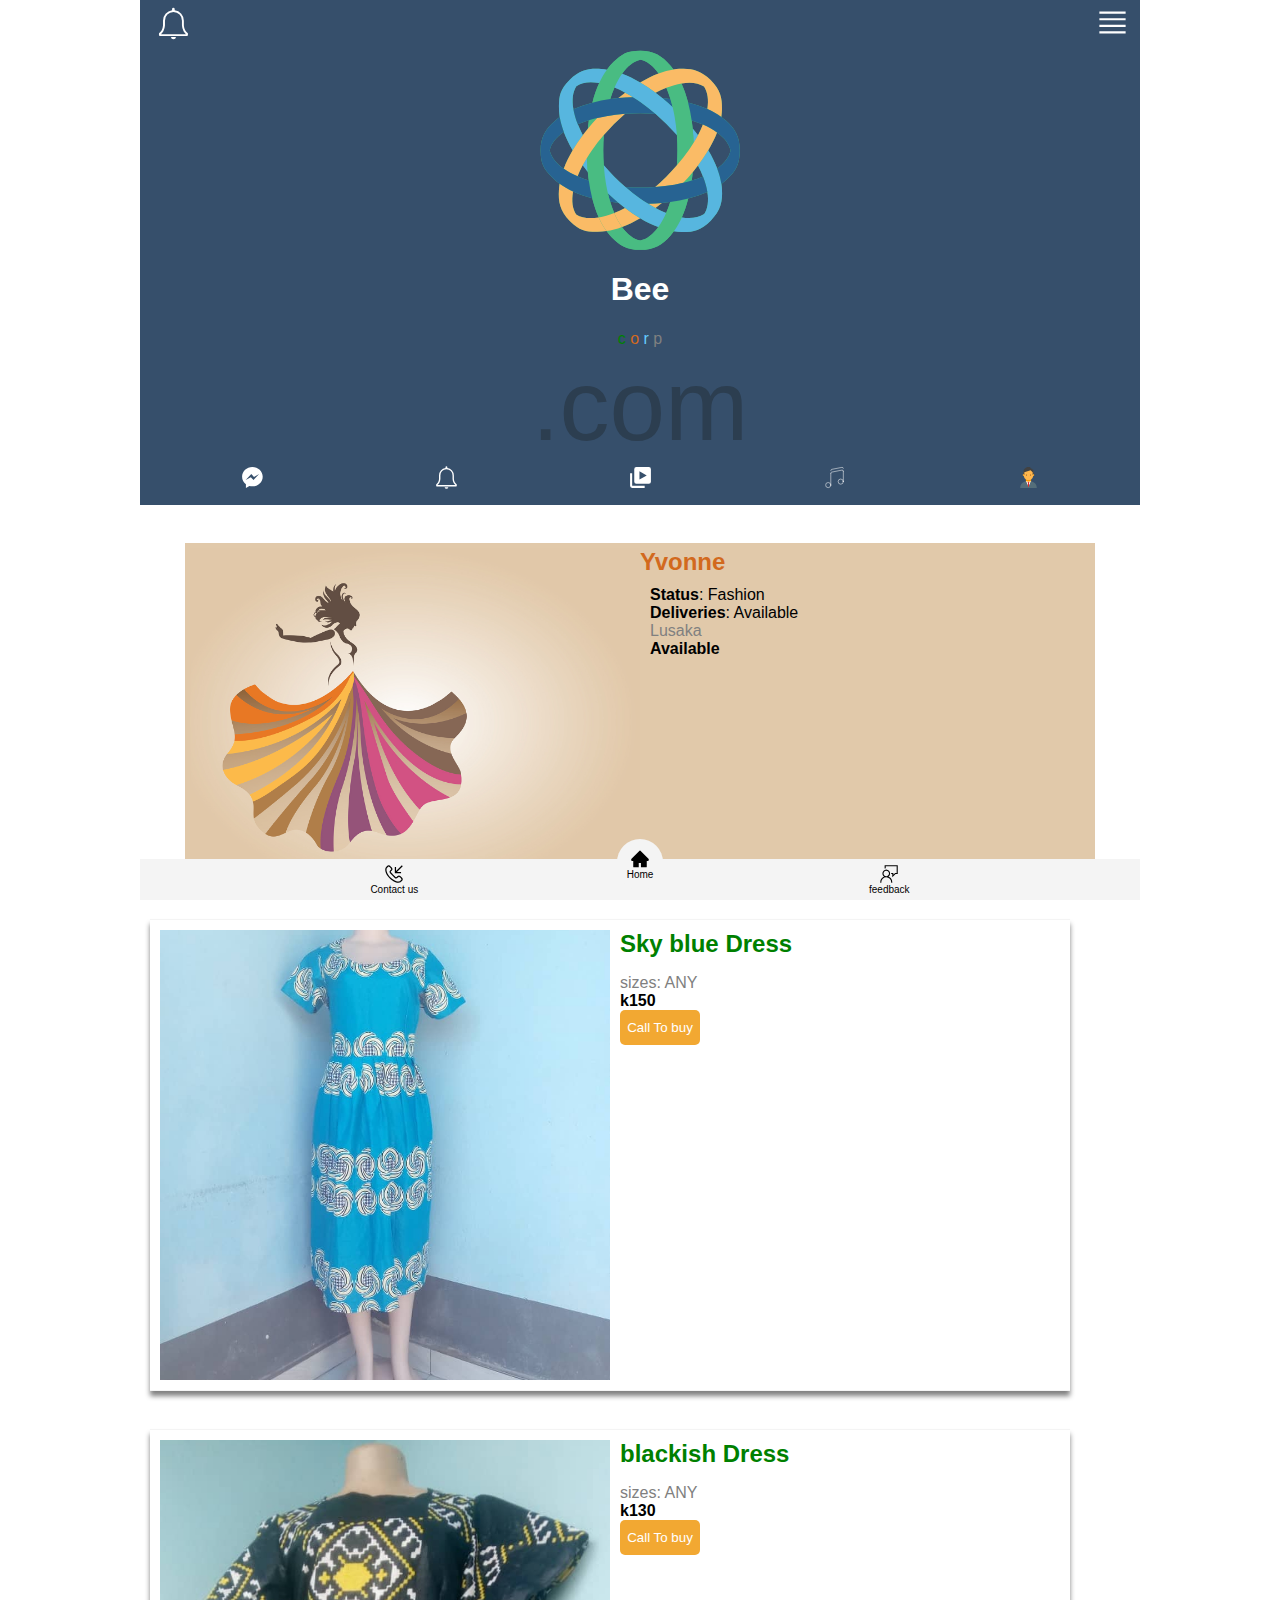
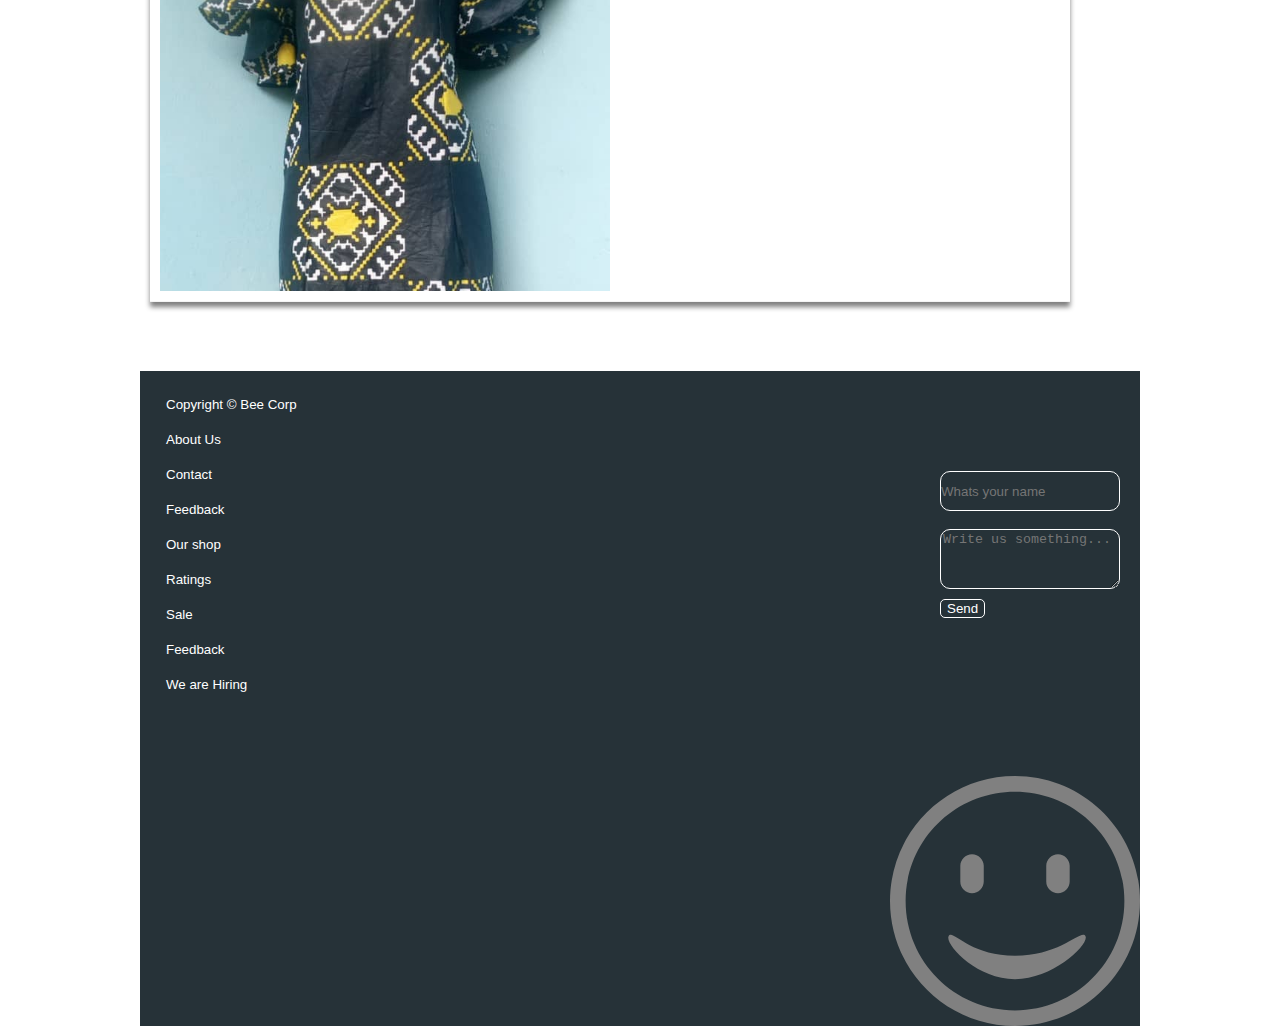
<file: fashion.html>
<html>
<head>
<title>Bee-corp | Fashion</title>
<meta name="viewport" content="width=device-width, initial-scale=1.0">
<link rel="stylesheet" href="fashion.css">
<link>
<link rel="icon" type="image" href="20220423_143135.jpg">


</head>
<body>
<div id="container">
 <!--Navigation start-->
 <div class="nav-cont">  
 <!--Bar start-->
 
 <!--Menu navigator start-->
 <div class="menu-cont">
 <!--menu bar start-->
 <button id="menu-bar" onclick="show()">
 <svg aria-hidden="true" role="img" width="1em" height="1em" preserveAspectRatio="xMidYMid meet" viewBox="0 0 32 32"><path fill="white" d="M4 6h24v2H4zm0 18h24v2H4zm0-12h24v2H4zm0 6h24v2H4z"/></svg>  
 </button>
 <!--menu bar end-->
 
 <!--cancel bar start-->
 <button id="cancel-bar" onclick="hide()">
 <svg aria-hidden="true" role="img" width="1em" height="1em" preserveAspectRatio="xMidYMid meet" viewBox="0 0 24 24"><path fill="none" stroke="white" stroke-linecap="round" stroke-linejoin="round" stroke-width="1.5" d="M6.758 17.243L12.001 12m5.243-5.243L12 12m0 0L6.758 6.757M12.001 12l5.243 5.243"/></svg>
 </button>
 <!--cancel bar end-->
 </div>
 <!--Menu navigator end-->
 
 <!--Notifucation bar start-->
 <button id="notification-bar" onclick="showNot()">
 <svg aria-hidden="true" role="img" width="1em" height="1em" preserveAspectRatio="xMidYMid meet" viewBox="0 0 36 36"><path fill="white" d="M32.51 27.83A14.4 14.4 0 0 1 30 24.9a12.63 12.63 0 0 1-1.35-4.81v-4.94A10.81 10.81 0 0 0 19.21 4.4V3.11a1.33 1.33 0 1 0-2.67 0v1.31a10.81 10.81 0 0 0-9.33 10.73v4.94a12.63 12.63 0 0 1-1.35 4.81a14.4 14.4 0 0 1-2.47 2.93a1 1 0 0 0-.34.75v1.36a1 1 0 0 0 1 1h27.8a1 1 0 0 0 1-1v-1.36a1 1 0 0 0-.34-.75ZM5.13 28.94a16.17 16.17 0 0 0 2.44-3a14.24 14.24 0 0 0 1.65-5.85v-4.94a8.74 8.74 0 1 1 17.47 0v4.94a14.24 14.24 0 0 0 1.65 5.85a16.17 16.17 0 0 0 2.44 3Z" class="clr-i-outline clr-i-outline-path-1"/><path fill="white" d="M18 34.28A2.67 2.67 0 0 0 20.58 32h-5.26A2.67 2.67 0 0 0 18 34.28Z" class="clr-i-outline clr-i-outline-path-2"/><path fill="none" d="M0 0h36v36H0z"/></svg>   
 </button>
 
 <button id="notification-bar-cancel" onclick="hideNot()">
 <svg aria-hidden="true" role="img" width="1em" height="1em" preserveAspectRatio="xMidYMid meet" viewBox="0 0 36 36"><path fill="whie" d="M32.51 27.83A14.4 14.4 0 0 1 30 24.9a12.63 12.63 0 0 1-1.35-4.81v-4.94A10.81 10.81 0 0 0 19.21 4.4V3.11a1.33 1.33 0 1 0-2.67 0v1.31a10.81 10.81 0 0 0-9.33 10.73v4.94a12.63 12.63 0 0 1-1.35 4.81a14.4 14.4 0 0 1-2.47 2.93a1 1 0 0 0-.34.75v1.36a1 1 0 0 0 1 1h27.8a1 1 0 0 0 1-1v-1.36a1 1 0 0 0-.34-.75ZM5.13 28.94a16.17 16.17 0 0 0 2.44-3a14.24 14.24 0 0 0 1.65-5.85v-4.94a8.74 8.74 0 1 1 17.47 0v4.94a14.24 14.24 0 0 0 1.65 5.85a16.17 16.17 0 0 0 2.44 3Z" class="clr-i-outline clr-i-outline-path-1"/><path fill="white" d="M18 34.28A2.67 2.67 0 0 0 20.58 32h-5.26A2.67 2.67 0 0 0 18 34.28Z" class="clr-i-outline clr-i-outline-path-2"/><path fill="none" d="M0 0h36v36H0z"/></svg> 
 </button>
 <!--Notufucation bar end-->     
 <!--Bar end-->   
 </div>
 <!--Navigation end-->
 
 <!--JS WILL OPEN start-->
 <div style="position: relative;">
 
 <div id="menu-navigator">
 <div style="margin-bottom: 20px;">
 <a href="#.html" style="text-decoration: none;"><span id="home-svg"><svg xmlns="http://www.w3.org/2000/svg" aria-hidden="true" role="img" width="1em" height="1em" preserveAspectRatio="xMidYMid meet" viewBox="0 0 24 24"><path fill="none" stroke="white" stroke-linecap="round" stroke-linejoin="round" stroke-width="2" d="M22 20v-7.826a4 4 0 0 0-1.253-2.908l-7.373-6.968a2 2 0 0 0-2.748 0L3.253 9.266A4 4 0 0 0 2 12.174V20a2 2 0 0 0 2 2h16a2 2 0 0 0 2-2Z"/></svg></span><span id="home"></span></a>
 </div>
 
 <div style="margin-bottom: 20px;">
 <a href="#.html" style="text-decoration: none;"><span id="about-svg"><svg xmlns="http://www.w3.org/2000/svg" aria-hidden="true" role="img" width="1em" height="1em" preserveAspectRatio="xMidYMid meet" viewBox="0 0 32 32"><path fill="white" d="M16 25a6.99 6.99 0 0 1-5.833-3.129l1.666-1.107a5 5 0 0 0 8.334 0l1.666 1.107A6.99 6.99 0 0 1 16 25zm4-11a2 2 0 1 0 2 2a1.98 1.98 0 0 0-2-2zm-8 0a2 2 0 1 0 2 2a1.98 1.98 0 0 0-2-2z"/><path fill="white" d="M30 16v-2h-2v-4a4.005 4.005 0 0 0-4-4h-2V2h-2v4h-8V2h-2v4H8a4.005 4.005 0 0 0-4 4v4H2v2h2v5H2v2h2v3a4.005 4.005 0 0 0 4 4h16a4.005 4.005 0 0 0 4-4v-3h2v-2h-2v-5Zm-4 10a2.002 2.002 0 0 1-2 2H8a2.002 2.002 0 0 1-2-2V10a2.002 2.002 0 0 1 2-2h16a2.002 2.002 0 0 1 2 2Z"/></svg></span><span id="about"></span></a>
 </div>
 
 <div style="margin-bottom: 20px;">
 <a href="#.html" style="text-decoration: none;"><svg id="contact-svg" xmlns="http://www.w3.org/2000/svg" aria-hidden="true" role="img" width="1em" height="1em" preserveAspectRatio="xMidYMid meet" viewBox="0 0 24 24"><path fill="white" d="M21 2H6a2 2 0 0 0-2 2v3H2v2h2v2H2v2h2v2H2v2h2v3a2 2 0 0 0 2 2h15a1 1 0 0 0 1-1V3a1 1 0 0 0-1-1zm-8 2.999c1.648 0 3 1.351 3 3A3.012 3.012 0 0 1 13 11c-1.647 0-3-1.353-3-3.001c0-1.649 1.353-3 3-3zM19 18H7v-.75c0-2.219 2.705-4.5 6-4.5s6 2.281 6 4.5V18z"/></svg><span id="contact"></span></a>
 </div>
 
 <div style="margin-bottom: 20px;">
 <a href="#.html" style="text-decoration: none;"><svg id="upload-svg" xmlns="http://www.w3.org/2000/svg" aria-hidden="true" role="img" width="1.04em" height="1em" preserveAspectRatio="xMidYMid meet" viewBox="0 0 1664 1600"><path fill="white" d="M1280 1408q0-26-19-45t-45-19t-45 19t-19 45t19 45t45 19t45-19t19-45zm256 0q0-26-19-45t-45-19t-45 19t-19 45t19 45t45 19t45-19t19-45zm128-224v320q0 40-28 68t-68 28H96q-40 0-68-28t-28-68v-320q0-40 28-68t68-28h427q21 56 70.5 92t110.5 36h256q61 0 110.5-36t70.5-92h427q40 0 68 28t28 68zm-325-648q-17 40-59 40h-256v448q0 26-19 45t-45 19H704q-26 0-45-19t-19-45V576H384q-42 0-59-40q-17-39 14-69L787 19q18-19 45-19t45 19l448 448q31 30 14 69z"/></svg><span id="host"></span></a>
 </div>
 
 <div style="margin-bottom: 20px;">
 <a href="#.html" style="text-decoration: none;"><svg id="settings-svg" xmlns="http://www.w3.org/2000/svg" aria-hidden="true" role="img" width="1em" height="1em" preserveAspectRatio="xMidYMid meet" viewBox="0 0 24 24"><path fill="white" d="M13.82 22h-3.64a1 1 0 0 1-.977-.786l-.407-1.884a8.002 8.002 0 0 1-1.535-.887l-1.837.585a1 1 0 0 1-1.17-.453L2.43 15.424a1.006 1.006 0 0 1 .193-1.239l1.425-1.3a8.1 8.1 0 0 1 0-1.772L2.623 9.816a1.006 1.006 0 0 1-.193-1.24l1.82-3.153a1 1 0 0 1 1.17-.453l1.837.585c.244-.18.498-.348.76-.5c.253-.142.513-.271.779-.386l.408-1.882A1 1 0 0 1 10.18 2h3.64a1 1 0 0 1 .976.787l.412 1.883a8.192 8.192 0 0 1 1.535.887l1.838-.585a1 1 0 0 1 1.169.453l1.82 3.153c.232.407.152.922-.193 1.239l-1.425 1.3a8.1 8.1 0 0 1 0 1.772l1.425 1.3c.345.318.425.832.193 1.239l-1.82 3.153a1 1 0 0 1-1.17.453l-1.837-.585a7.98 7.98 0 0 1-1.534.886l-.413 1.879a1 1 0 0 1-.976.786ZM11.996 8a4 4 0 1 0 0 8a4 4 0 0 0 0-8Z"/></svg><span id="settings"></span></a>
 </div>   
 </div>
 
 <!--Notification center start-->
 <div id="notification-center">
 <h4>
 Notifications
 </h4>
 
 <a href="#.html" >
 <button>
 <em>
 <svg xmlns="http://www.w3.org/2000/svg" aria-hidden="true" role="img" width="1em" height="1em" preserveAspectRatio="xMidYMid meet" viewBox="0 0 256 256"><path fill="#49BC82" d="M194.21 167.138a253.78 253.78 0 0 0 1.263-10.796a285.85 285.85 0 0 1-12.101 13.716c3.757-.885 7.37-1.861 10.838-2.92ZM62.567 90.053a246.605 246.605 0 0 0-1.306 10.705a271.697 271.697 0 0 1 11.938-13.62a176.374 176.374 0 0 0-10.632 2.915Zm134.05 28.778a171.516 171.516 0 0 0 5.623-9.789a253.229 253.229 0 0 0-6.84-8.632a270.927 270.927 0 0 1 1.217 18.42ZM54.646 147.619c2.09 2.8 4.273 5.597 6.548 8.383A285.513 285.513 0 0 1 60.08 138.1a176.992 176.992 0 0 0-5.434 9.52Zm112.021 46.91c-1.576 5.02-3.315 9.735-5.207 14.097c-3.004 6.928-6.378 12.972-10.02 18.039c-6.914 9.62-14.794 15.68-22.984 17.27c-8.626-1.857-16.634-7.954-23.53-17.488c-6.782 2.546-13.407 4.353-19.788 5.36c2.06 2.852 4.239 5.497 6.549 7.889c9.93 10.279 18.6 16.138 36.663 16.138c18.063 0 28.292-6.633 38.543-18.168a74.132 74.132 0 0 0 4.446-5.55c3.807-5.218 7.195-11.18 10.153-17.787c3.285-7.342 6.042-15.473 8.272-24.234c-7.293 1.845-15.02 3.324-23.097 4.434Zm-.151-175.103C156.19 7.628 146.2.83 128.35.83c-17.85 0-24.2 5.023-33.67 13.926c-3.231 3.038-6.245 6.542-9.05 10.439c-3.655 5.079-6.942 10.845-9.847 17.204c-3.453 7.557-6.365 15.943-8.714 24.997c7.234-1.888 14.89-3.416 22.892-4.57c1.615-5.235 3.41-10.145 5.372-14.674c2.918-6.74 6.194-12.647 9.732-17.645c6.988-9.876 15.007-16.165 23.39-17.989c8.312 1.543 16.305 7.736 23.292 17.606c6.534-2.476 12.923-4.238 19.1-5.237a77.586 77.586 0 0 0-4.332-5.46Zm.418 43.301c-3.449-.478-6.96-.889-10.528-1.231a271.23 271.23 0 0 1 13.413 11.766a176.4 176.4 0 0 0-2.885-10.535ZM89.848 194.37c3.594.52 7.253.97 10.977 1.34A285.751 285.751 0 0 1 86.9 183.434a172.75 172.75 0 0 0 2.949 10.936Zm143.066-15.982a73.916 73.916 0 0 0-.75-6.873c-.982-6.389-2.789-13.008-5.362-19.782c-2.896-7.622-6.755-15.436-11.453-23.325c-3.844 6.466-8.257 12.983-13.178 19.484c2.507 4.79 4.663 9.473 6.445 14.009c2.764 7.03 4.642 13.698 5.63 19.856c1.86 11.595.56 21.37-4.078 28.243c-7.343 4.742-17.198 6.116-28.676 4.329c-2.958 6.607-6.346 12.569-10.153 17.786c3.343.523 6.627.832 9.831.888c14.29.247 24.565-1.741 37.337-14.513c12.773-12.773 15.315-24.697 14.407-40.102ZM78.33 24.337c-15.644-1.041-27.514 1.215-40.137 13.838c-12.622 12.622-13.56 20.662-13.96 33.654c-.138 4.494.217 9.169 1.012 13.975c1.021 6.17 2.786 12.565 5.236 19.106c2.874 7.673 6.688 15.545 11.348 23.49c3.788-6.445 8.128-12.935 12.974-19.402c-2.483-4.714-4.636-9.332-6.415-13.806c-2.713-6.823-4.585-13.31-5.637-19.346c-2.095-12.022-.886-22.22 3.782-29.482c7.034-4.831 17.185-6.084 29.252-3.965c2.905-6.359 6.192-12.125 9.847-17.204a77.58 77.58 0 0 0-7.302-.858Zm117.072 76.073a247.36 247.36 0 0 0-1.244-10.215c-1.16-8.087-2.704-15.823-4.613-23.127c-2.29-8.764-5.107-16.903-8.435-24.26c-6.025 1.018-12.527 2.873-19.373 5.571c1.893 4.439 3.628 9.242 5.198 14.348a176.4 176.4 0 0 1 2.885 10.535c.898 3.727 1.707 7.59 2.422 11.578c1.366 7.602 2.38 15.66 3 24.098a263.7 263.7 0 0 1 .71 19.288c0 6.678-.257 13.157-.722 19.435c5.6-6.463 10.652-12.912 15.103-19.27a198.948 198.948 0 0 0 6.285-9.56a270.927 270.927 0 0 0-1.216-18.421ZM89.848 194.37a172.75 172.75 0 0 1-2.95-10.936c-.847-3.6-1.62-7.318-2.297-11.169c-1.362-7.738-2.356-15.976-2.96-24.622a278.079 278.079 0 0 1-.68-19.417c0-6.667.255-13.129.714-19.385c-5.615 6.484-10.665 12.978-15.136 19.397a202.161 202.161 0 0 0-6.459 9.862c.19 6.098.564 12.073 1.114 17.902c.349 3.693.763 7.331 1.255 10.896c1.104 7.99 2.572 15.637 4.395 22.86c2.243 8.882 5.03 17.117 8.354 24.547c6.17-1.025 12.821-2.917 19.827-5.696c-1.893-4.403-3.623-9.161-5.177-14.24ZM109.133 54.6a254.63 254.63 0 0 0-8.786 6.957a271.21 271.21 0 0 1 18.813-1.232a176.243 176.243 0 0 0-10.027-5.724ZM46.3 210.426c-4.83-7.033-6.084-17.185-3.963-29.252c-6.36-2.904-12.127-6.192-17.205-9.847c-.403 2.471-.7 4.91-.859 7.302c-1.04 15.644 1.216 27.515 13.838 40.136c12.622 12.622 20.662 13.56 33.655 13.96c4.306.133 8.777-.19 13.372-.916c-3.721-5.151-7.038-11.015-9.94-17.503c-11.767 1.954-21.753.711-28.898-3.88Zm62.65-8.279c-4.756 2.508-9.414 4.673-13.925 6.463c2.94 6.835 6.265 12.813 9.901 17.838c7.606-2.854 15.407-6.634 23.28-11.243c-6.392-3.819-12.83-8.189-19.256-13.058Zm38.762.048a246.148 246.148 0 0 0 8.227-6.43c-5.705.537-11.551.905-17.515 1.099a171.93 171.93 0 0 0 9.288 5.331Zm-52.687 6.415c-7.006 2.78-13.658 4.67-19.827 5.696c2.902 6.488 6.219 12.352 9.94 17.503c6.38-1.008 13.006-2.815 19.788-5.36c-3.636-5.026-6.962-11.004-9.901-17.839Zm123.4-170.16c-12.771-12.771-24.695-15.314-40.1-14.407a74.41 74.41 0 0 0-7.476.845c-6.178.999-12.567 2.761-19.1 5.237c-7.692 2.916-15.578 6.813-23.539 11.564c6.52 3.814 13.087 8.193 19.632 13.09c4.749-2.485 9.395-4.626 13.894-6.399c6.846-2.698 13.348-4.553 19.373-5.57c11.85-2 21.84-.735 28.827 3.98c4.743 7.343 6.116 17.198 4.329 28.676c6.607 2.959 12.569 6.345 17.788 10.154c.523-3.344.831-6.629.886-9.833c.248-14.29-1.74-24.564-14.513-37.336Zm-9.863 57.048c-1.755 4.394-3.869 8.92-6.322 13.545a171.516 171.516 0 0 1-5.623 9.789a198.948 198.948 0 0 1-6.285 9.56c-4.451 6.358-9.503 12.807-15.103 19.27a277.269 277.269 0 0 1-13.527 14.53a264.365 264.365 0 0 1-14.122 13.126c8.61-.602 16.815-1.592 24.526-2.945a198.742 198.742 0 0 0 11.266-2.314a285.397 285.397 0 0 0 12.101-13.716a254.703 254.703 0 0 0 6.698-8.45c4.921-6.501 9.334-13.018 13.178-19.484c4.603-7.74 8.386-15.406 11.252-22.892c-5.065-3.64-11.11-7.015-18.039-10.019ZM84.68 84.732a201.191 201.191 0 0 0-11.48 2.406a271.697 271.697 0 0 0-11.94 13.62a245.339 245.339 0 0 0-6.458 8.24c-4.846 6.467-9.186 12.957-12.974 19.401c-4.67 7.944-8.5 15.818-11.384 23.492c4.999 3.538 10.904 6.814 17.645 9.733c1.819-4.536 4.018-9.221 6.557-14.005a176.992 176.992 0 0 1 5.434-9.52a202.161 202.161 0 0 1 6.46-9.86c4.47-6.42 9.52-12.914 15.135-19.398a262.533 262.533 0 0 1 27.2-27.124c-8.473.621-16.565 1.641-24.195 3.015Zm152.922 5.331a74.053 74.053 0 0 0-5.55-4.444c-5.218-3.809-11.18-7.195-17.787-10.154c-7.477-3.347-15.773-6.146-24.721-8.397c1.91 7.304 3.452 15.04 4.613 23.127c5.135 1.6 9.954 3.372 14.405 5.302c6.928 3.004 12.974 6.378 18.039 10.019c9.62 6.915 15.68 14.795 17.27 22.985c-1.83 8.502-7.772 16.404-17.069 23.232c2.573 6.774 4.38 13.393 5.362 19.782c2.692-1.97 5.194-4.048 7.468-6.245c10.28-9.929 16.139-18.6 16.139-36.663c0-18.063-6.634-28.292-18.17-38.544ZM62.449 166.898c-5.116-1.59-9.921-3.352-14.36-5.274c-6.74-2.919-12.646-6.195-17.645-9.733c-9.875-6.989-16.166-15.007-17.99-23.39c1.565-8.43 7.908-16.533 18.026-23.59c-2.45-6.542-4.215-12.937-5.236-19.107a77.627 77.627 0 0 0-5.88 4.638C7.564 100.767.766 110.757.766 128.607c0 17.85 5.022 24.198 13.926 33.67c3.038 3.23 6.542 6.245 10.439 9.049c5.078 3.655 10.845 6.943 17.205 9.847c7.419 3.39 15.64 6.259 24.507 8.585c-1.823-7.223-3.291-14.87-4.395-22.86Zm66.09-100.422a202.323 202.323 0 0 0-9.38-6.15c-6.414.199-12.695.613-18.812 1.23c-3.52.356-6.983.779-10.385 1.27c-8.001 1.154-15.658 2.682-22.892 4.57c-8.787 2.293-16.947 5.115-24.32 8.45c1.052 6.035 2.924 12.523 5.637 19.346c4.392-1.87 9.137-3.586 14.18-5.139a176.82 176.82 0 0 1 10.632-2.915c3.698-.89 7.528-1.695 11.481-2.406c7.63-1.374 15.722-2.394 24.196-3.015c6.233-.458 12.663-.71 19.286-.71c6.877 0 13.541.273 19.993.765c-6.556-5.681-13.125-10.786-19.615-15.296Zm80.077 95.425c-4.45 1.917-9.265 3.667-14.406 5.237a172.338 172.338 0 0 1-10.838 2.92a199.908 199.908 0 0 1-11.266 2.314c-7.711 1.353-15.915 2.343-24.526 2.945c-6.265.438-12.737.679-19.418.679a265.65 265.65 0 0 1-18.828-.67c6.39 5.534 12.766 10.53 19.054 14.94a198.754 198.754 0 0 0 10.036 6.597a285.56 285.56 0 0 0 17.515-1.1a254.65 254.65 0 0 0 10.728-1.234c8.076-1.11 15.804-2.589 23.097-4.434c8.858-2.24 17.07-5.022 24.482-8.338c-.988-6.158-2.866-12.826-5.63-19.856Zm-60.904 40.293a171.93 171.93 0 0 1-9.288-5.331a198.754 198.754 0 0 1-10.036-6.596c-6.288-4.411-12.664-9.407-19.054-14.942a277.803 277.803 0 0 1-14.568-13.56a264.355 264.355 0 0 1-13.126-14.122c.605 8.646 1.599 16.884 2.96 24.622a198.78 198.78 0 0 0 2.299 11.17a285.751 285.751 0 0 0 13.926 12.275a253.569 253.569 0 0 0 8.125 6.436c6.425 4.87 12.864 9.24 19.256 13.058c7.857 4.695 15.64 8.552 23.234 11.46c3.642-5.066 7.016-11.11 10.02-18.038c-4.458-1.781-9.053-3.933-13.748-6.432Zm24.53-117.354a200.474 200.474 0 0 0-2.423-11.578a271.23 271.23 0 0 0-13.413-11.766a246.07 246.07 0 0 0-8.564-6.718c-6.545-4.897-13.112-9.276-19.632-13.09c-7.826-4.576-15.582-8.338-23.144-11.181c-3.538 4.998-6.814 10.905-9.732 17.645c4.47 1.793 9.086 3.957 13.799 6.449a176.147 176.147 0 0 1 10.027 5.724c3.1 1.908 6.23 3.964 9.38 6.151c6.49 4.51 13.059 9.615 19.615 15.296a262.915 262.915 0 0 1 27.085 27.167c-.62-8.439-1.633-16.497-2.999-24.1Z"/><path fill="#49BC82" d="M194.21 167.138a253.78 253.78 0 0 0 1.263-10.796a285.85 285.85 0 0 1-12.101 13.716c3.757-.885 7.37-1.861 10.838-2.92M62.567 90.053a246.605 246.605 0 0 0-1.306 10.705a271.697 271.697 0 0 1 11.938-13.62a176.374 176.374 0 0 0-10.632 2.915"/><path fill="#57B6DF" d="M196.617 118.83a171.516 171.516 0 0 0 5.623-9.788a253.229 253.229 0 0 0-6.84-8.632a270.927 270.927 0 0 1 1.217 18.42M54.646 147.62a244.25 244.25 0 0 0 6.548 8.382A285.513 285.513 0 0 1 60.08 138.1a176.992 176.992 0 0 0-5.434 9.52"/><path fill="#49BC82" d="M166.667 194.53c-1.576 5.019-3.315 9.734-5.207 14.096c-3.004 6.928-6.378 12.972-10.02 18.039c-6.914 9.62-14.794 15.68-22.984 17.27c-8.626-1.857-16.634-7.954-23.53-17.488c-6.782 2.546-13.407 4.353-19.788 5.36c2.06 2.852 4.239 5.497 6.549 7.889c9.93 10.279 18.6 16.138 36.663 16.138c18.063 0 28.292-6.633 38.543-18.168a74.132 74.132 0 0 0 4.446-5.55c3.807-5.218 7.195-11.18 10.153-17.787c3.285-7.342 6.042-15.473 8.272-24.234c-7.293 1.845-15.02 3.324-23.097 4.434m-.151-175.103C156.19 7.628 146.2.83 128.35.83c-17.85 0-24.2 5.023-33.67 13.926c-3.231 3.038-6.245 6.542-9.05 10.439c-3.655 5.079-6.942 10.845-9.847 17.204c-3.453 7.557-6.365 15.943-8.714 24.997c7.234-1.888 14.89-3.416 22.892-4.57c1.615-5.235 3.41-10.145 5.372-14.674c2.918-6.74 6.194-12.647 9.732-17.645c6.988-9.876 15.007-16.165 23.39-17.989c8.312 1.543 16.305 7.736 23.292 17.606c6.534-2.476 12.923-4.238 19.1-5.237a77.586 77.586 0 0 0-4.332-5.46"/><path fill="#276392" d="M166.934 62.727c-3.449-.478-6.96-.889-10.528-1.231a271.23 271.23 0 0 1 13.413 11.766a176.4 176.4 0 0 0-2.885-10.535M89.848 194.37c3.594.52 7.253.97 10.977 1.34A285.751 285.751 0 0 1 86.9 183.434a172.75 172.75 0 0 0 2.949 10.936"/><path fill="#57B6DF" d="M232.914 178.388a73.916 73.916 0 0 0-.75-6.873c-.982-6.389-2.789-13.008-5.362-19.782c-2.896-7.622-6.755-15.436-11.453-23.325c-3.844 6.466-8.257 12.983-13.178 19.484c2.507 4.79 4.663 9.473 6.445 14.009c2.764 7.03 4.642 13.698 5.63 19.856c1.86 11.595.56 21.37-4.078 28.243c-7.343 4.742-17.198 6.116-28.676 4.329c-2.958 6.607-6.346 12.569-10.153 17.786c3.343.523 6.627.832 9.831.888c14.29.247 24.565-1.741 37.337-14.513c12.773-12.773 15.315-24.697 14.407-40.102M78.329 24.337c-15.644-1.041-27.514 1.215-40.137 13.838c-12.622 12.622-13.56 20.662-13.96 33.654c-.138 4.494.217 9.169 1.012 13.975c1.021 6.17 2.786 12.565 5.236 19.106c2.874 7.673 6.688 15.545 11.348 23.49c3.788-6.445 8.128-12.935 12.974-19.402c-2.483-4.714-4.636-9.332-6.415-13.806c-2.713-6.823-4.585-13.31-5.637-19.346c-2.095-12.022-.886-22.22 3.782-29.482c7.034-4.831 17.185-6.084 29.252-3.965c2.905-6.359 6.192-12.125 9.847-17.204a77.58 77.58 0 0 0-7.302-.858"/><path fill="#49BC82" d="M195.4 100.41c-.349-3.46-.763-6.868-1.243-10.215c-1.16-8.087-2.704-15.823-4.613-23.127c-2.29-8.764-5.107-16.903-8.435-24.26c-6.025 1.018-12.527 2.873-19.373 5.571c1.893 4.439 3.628 9.242 5.198 14.348a176.4 176.4 0 0 1 2.885 10.535c.898 3.727 1.707 7.59 2.422 11.578c1.366 7.602 2.38 15.66 3 24.098a263.7 263.7 0 0 1 .71 19.288c0 6.678-.257 13.157-.722 19.435c5.6-6.463 10.652-12.912 15.103-19.27a198.948 198.948 0 0 0 6.285-9.56a270.927 270.927 0 0 0-1.216-18.421M89.848 194.37a172.75 172.75 0 0 1-2.95-10.936c-.847-3.6-1.62-7.318-2.297-11.169c-1.362-7.738-2.356-15.976-2.96-24.622a278.079 278.079 0 0 1-.68-19.417c0-6.667.255-13.129.714-19.385c-5.615 6.484-10.665 12.978-15.136 19.397a202.161 202.161 0 0 0-6.459 9.862c.19 6.098.564 12.073 1.114 17.902c.349 3.693.763 7.331 1.255 10.896c1.104 7.99 2.572 15.637 4.395 22.86c2.243 8.882 5.03 17.117 8.354 24.547c6.17-1.025 12.821-2.917 19.827-5.696c-1.893-4.403-3.623-9.161-5.177-14.24"/><path fill="#FABB66" d="M109.133 54.6a254.63 254.63 0 0 0-8.786 6.957a271.21 271.21 0 0 1 18.813-1.232a176.243 176.243 0 0 0-10.027-5.724M46.3 210.425c-4.83-7.033-6.084-17.185-3.963-29.252c-6.36-2.904-12.127-6.192-17.205-9.847c-.403 2.471-.7 4.91-.859 7.302c-1.04 15.644 1.216 27.515 13.838 40.136c12.622 12.622 20.662 13.56 33.655 13.96c4.306.133 8.777-.19 13.372-.916c-3.721-5.151-7.038-11.015-9.94-17.503c-11.767 1.954-21.753.711-28.898-3.88m62.65-8.279c-4.756 2.508-9.414 4.673-13.925 6.463c2.94 6.835 6.265 12.813 9.901 17.838c7.606-2.854 15.407-6.634 23.28-11.243c-6.392-3.819-12.83-8.189-19.256-13.058m38.762.048a246.148 246.148 0 0 0 8.227-6.43c-5.705.537-11.551.905-17.515 1.099a171.93 171.93 0 0 0 9.288 5.331"/><path fill="#FABB66" d="M95.025 208.61c-7.006 2.778-13.658 4.67-19.827 5.695c2.902 6.488 6.219 12.352 9.94 17.503c6.38-1.008 13.006-2.815 19.788-5.36c-3.636-5.026-6.962-11.004-9.901-17.839M218.426 38.45c-12.772-12.772-24.696-15.315-40.102-14.408a74.41 74.41 0 0 0-7.475.845c-6.178.999-12.567 2.761-19.1 5.237c-7.692 2.916-15.578 6.813-23.539 11.564c6.52 3.814 13.087 8.193 19.632 13.09c4.749-2.485 9.395-4.626 13.894-6.399c6.846-2.698 13.348-4.553 19.373-5.57c11.85-2 21.84-.735 28.827 3.98c4.743 7.343 6.116 17.198 4.329 28.676c6.607 2.959 12.569 6.345 17.788 10.154c.523-3.344.831-6.629.886-9.833c.248-14.29-1.74-24.564-14.513-37.336m-9.864 57.047c-1.755 4.394-3.869 8.92-6.322 13.545a171.516 171.516 0 0 1-5.623 9.789a198.948 198.948 0 0 1-6.285 9.56c-4.451 6.358-9.503 12.807-15.103 19.27a277.269 277.269 0 0 1-13.527 14.53a264.365 264.365 0 0 1-14.122 13.126c8.61-.602 16.815-1.592 24.526-2.945a198.742 198.742 0 0 0 11.266-2.314a285.397 285.397 0 0 0 12.101-13.716a254.703 254.703 0 0 0 6.698-8.45c4.921-6.501 9.334-13.018 13.178-19.484c4.603-7.74 8.386-15.406 11.252-22.892c-5.065-3.64-11.11-7.015-18.039-10.019M84.68 84.732a201.191 201.191 0 0 0-11.48 2.406a271.697 271.697 0 0 0-11.94 13.62a245.339 245.339 0 0 0-6.458 8.24c-4.846 6.467-9.186 12.957-12.974 19.401c-4.67 7.944-8.5 15.818-11.384 23.492c4.999 3.538 10.904 6.814 17.645 9.733c1.819-4.536 4.018-9.221 6.557-14.005a176.992 176.992 0 0 1 5.434-9.52a202.161 202.161 0 0 1 6.46-9.86c4.47-6.42 9.52-12.914 15.135-19.398a262.533 262.533 0 0 1 27.2-27.124c-8.473.621-16.565 1.641-24.195 3.015"/><path fill="#276392" d="M237.602 90.063a74.053 74.053 0 0 0-5.55-4.444c-5.218-3.809-11.18-7.195-17.787-10.154c-7.477-3.347-15.773-6.146-24.721-8.397c1.91 7.304 3.452 15.04 4.613 23.127c5.135 1.6 9.954 3.372 14.405 5.302c6.928 3.004 12.974 6.378 18.039 10.019c9.62 6.915 15.68 14.795 17.27 22.985c-1.83 8.502-7.772 16.404-17.069 23.232c2.573 6.774 4.38 13.393 5.362 19.782c2.692-1.97 5.194-4.048 7.468-6.245c10.28-9.929 16.139-18.6 16.139-36.663c0-18.063-6.634-28.292-18.17-38.544M62.45 166.898c-5.117-1.59-9.922-3.352-14.36-5.274c-6.742-2.919-12.647-6.195-17.646-9.733c-9.875-6.989-16.166-15.007-17.99-23.39c1.565-8.43 7.908-16.533 18.026-23.59c-2.45-6.542-4.215-12.937-5.236-19.107a77.627 77.627 0 0 0-5.88 4.638C7.564 100.767.766 110.757.766 128.607c0 17.85 5.022 24.198 13.926 33.67c3.038 3.23 6.542 6.245 10.439 9.049c5.078 3.655 10.845 6.943 17.205 9.847c7.419 3.39 15.64 6.259 24.507 8.585c-1.823-7.223-3.291-14.87-4.395-22.86M128.54 66.476a202.323 202.323 0 0 0-9.38-6.15c-6.415.199-12.696.613-18.813 1.23c-3.52.356-6.983.779-10.385 1.27c-8.001 1.154-15.658 2.682-22.892 4.57c-8.787 2.293-16.947 5.115-24.32 8.45c1.052 6.035 2.924 12.523 5.637 19.346c4.392-1.87 9.137-3.586 14.18-5.139a176.82 176.82 0 0 1 10.632-2.915c3.698-.89 7.528-1.695 11.481-2.406c7.63-1.374 15.722-2.394 24.196-3.015c6.233-.458 12.663-.71 19.286-.71c6.877 0 13.541.273 19.993.765c-6.556-5.681-13.125-10.786-19.615-15.296m80.076 95.424c-4.45 1.918-9.265 3.668-14.406 5.238a172.338 172.338 0 0 1-10.838 2.92a199.908 199.908 0 0 1-11.266 2.314c-7.711 1.353-15.915 2.343-24.526 2.945c-6.265.438-12.737.679-19.418.679a265.65 265.65 0 0 1-18.828-.67c6.39 5.534 12.766 10.53 19.054 14.94a198.754 198.754 0 0 0 10.036 6.597a285.56 285.56 0 0 0 17.515-1.1a254.65 254.65 0 0 0 10.728-1.234c8.076-1.11 15.804-2.589 23.097-4.434c8.858-2.24 17.07-5.022 24.482-8.338c-.988-6.158-2.866-12.826-5.63-19.856"/><path fill="#57B6DF" d="M147.712 202.194a171.93 171.93 0 0 1-9.288-5.331a198.754 198.754 0 0 1-10.036-6.596c-6.288-4.411-12.664-9.407-19.054-14.942a277.803 277.803 0 0 1-14.568-13.56a264.355 264.355 0 0 1-13.126-14.122c.605 8.646 1.599 16.884 2.96 24.622a198.78 198.78 0 0 0 2.299 11.17a285.751 285.751 0 0 0 13.926 12.275a253.569 253.569 0 0 0 8.125 6.436c6.425 4.87 12.864 9.24 19.256 13.058c7.857 4.695 15.64 8.552 23.234 11.46c3.642-5.066 7.016-11.11 10.02-18.038c-4.458-1.781-9.053-3.933-13.748-6.432M172.241 84.84a200.474 200.474 0 0 0-2.422-11.578a271.23 271.23 0 0 0-13.413-11.766a246.07 246.07 0 0 0-8.564-6.718c-6.545-4.897-13.112-9.276-19.632-13.09c-7.826-4.576-15.582-8.338-23.144-11.181c-3.538 4.998-6.814 10.905-9.732 17.645c4.47 1.793 9.086 3.957 13.799 6.449a176.147 176.147 0 0 1 10.027 5.724c3.1 1.908 6.23 3.964 9.38 6.151c6.49 4.51 13.059 9.615 19.615 15.296a262.915 262.915 0 0 1 27.085 27.167c-.62-8.439-1.633-16.497-2.999-24.1"/></svg>
 Message
 </em>
 </button>
 </a>
 
 <br>
 
 <a href="#.html" >
 <button>
 <em>
 <svg xmlns="http://www.w3.org/2000/svg" aria-hidden="true" role="img" width="1em" height="1em" preserveAspectRatio="xMidYMid meet" viewBox="0 0 128 128"><path fill="#5C6063" d="M111.81 64.6s11.48-1.47 11.83-.66c.56 1.31-7.79 10.14-7.79 10.14l-4.04-9.48z"/><path fill="#FCD41E" d="M70.05 68.08s6.01-7.13 17.18-9.57S112 60.57 115 68.17c3.24 8.21 2.07 17.42-3.38 24.03c-5.73 6.95-14.55 14.36-29.38 13.23c-11.77-.89-15.49-5.82-15.49-5.82l3.3-31.53z"/><path fill="#414340" d="M99.05 76.34c2.94 7.73 3.57 15.39 3.47 19.24c-.09 3.85-.38 5.16-.38 5.16s3.94-2.53 6.38-4.88c2.11-2.03 3.66-4.22 3.66-4.22s1.03-11.17-3-20.55s-12.38-13.1-12.38-13.1s-2.86-.61-6.1-.23c-3.2.37-7.13 1.78-7.13 1.78s10.69 4.22 15.48 16.8zM74.83 63.85s6.85 3.66 11.26 14.08c4.69 11.07 3.75 27.41 3.75 27.41s-2.91.45-6.1.38c-2.06-.05-5.73-.8-5.73-.8S79.06 91.73 75.3 83c-1.67-3.87-5.91-8.73-5.91-8.73L70 67.7l4.83-3.85z"/><path fill="#5A6066" d="M39.92 89.57s-4.97 2.16-9.48 3.1c-4.5.94-8.26 1.03-9.57 1.13c-1.31.09-3 .66-2.72 3.57c.24 2.53 3.94 2.27 6.19 2.16c3.66-.19 8.82-1.13 13.33-2.72s9.1-4.04 9.1-4.04l-6.85-3.2z"/><path fill="#6DA3AF" d="M66.25 65.26s21.68-27.59 24.64-31.53c2.96-3.94 7.32-10.98 12.25-11.12c4.93-.14 9.43 4.36 11.68 10.98s2.39 13.29-1.13 17.74c-4.79 6.05-18.02 15.35-28.44 18.02c-10.42 2.67-16.47 3.38-16.47 3.38l-2.53-7.47z" opacity=".7"/><path fill="#A1C5CB" d="M65.4 63.29s15.2-26.47 18.44-32.8c3.24-6.34 6.19-12.25 5.35-16.26c-.68-3.22-7.04-6.55-15.77-5.28S57.17 13.79 56.11 21.9c-1.13 8.59-.56 33.22-.56 33.22l-1.27 12.11l11.26 1.69l-.14-5.63z" opacity=".7"/><path d="M14.09 47.45s-5.84-4.08-7.95 4.65c-2.45 10.09 5.06 8.3 5.06 8.3l2.89-12.95z"/><path fill="#848484" d="M30.91 37.53s-1.41-6.97-3.8-11.9s-5.62-8.26-7.18-9.08c-1.62-.84-5.95-1.35-10.21-1.48c-2.89-.09-5.7-.14-5.7 2.04c0 2.54 3.24 2.87 5.49 3.1c3.24.33 6.67.75 7.88 1.06c2.25.56 5.14 6.19 6.05 8.73c.92 2.53 2.6 9.08 2.6 9.08l4.87-1.55z"/><path fill="#FE8D00" d="m58.64 59.21l2.53 4.36s4.22-3.52 4.86-3.45c.63.07 1.76 5.91 1.76 5.91s3.94-.99 4.5-.63c.56.35.28 4.58.28 4.58s4.93.28 5.07.7c.14.42-2.18 4.36-2.18 4.36s3.94 2.39 3.87 3.03c-.07.63-3.38 3.24-3.38 3.24s3.1 3.52 2.82 4.43s-4.72 1.13-4.72 1.13s1.06 4.58.77 5c-.28.42-5.21.35-5.21.35s2.39 3.87 2.04 4.29s-7.63 1.92-7.63 1.92s-3.66 4.08-6.31 4.62c-2.62.53-3.82-.07-3.82-.07l-3.07-3.03s-6.83.63-7.46.21c-.63-.42-.77-8.45-.77-8.45s-4.36.33-4.65-.21s.63-5 .63-5l11.4-18.16l8.67-9.13z"/><path fill="#848484" d="M49.42 94.54c-2.72-1.93-5.85 1.86-7.53 3.17c-2.53 1.97-4.93 5.42-13.16 7.6c-4.84 1.28-4.58 3.03-4.08 4.65c.62 2.04 3.59 1.83 7.18.84s7.77-3.23 9.43-4.43c2.04-1.48 6.9-6.05 7.81-6.9c.92-.84 2.53-3.38.35-4.93zm7.6 2.18c-2.29-.93-3.8.7-5 4.08s-3.45 9.64-4.5 12.04c-1.06 2.39-3.77 6.88-.77 8.38c3.24 1.62 4.72-1.27 5.63-3.24s3.66-8.52 4.43-11.12c.77-2.6 1.2-4.01 1.55-5c.35-.98 1.27-4.08-1.34-5.14zm7.82-.35c-3.2.43-2.6 4.22-2.39 6.97c.21 2.75.63 11.61.49 13.44s0 4.93 3.24 4.86c3.24-.07 3.1-3.66 3.17-4.79s-.49-11.97-.56-13.66c-.08-1.68.2-7.38-3.95-6.82z"/><path fill="#FEBB00" d="M15.71 43.51c-5.04 5.23-8.46 20.64-5.28 29.63c3.24 9.15 9.85 15.42 21.68 15.91s22.17-6.9 25.9-19.64c3.57-12.2-.97-27.23-13.94-31.82c-10.34-3.65-20.9-1.82-28.36 5.92z"/><path d="M44.57 59.35c0 5.33-4.19 9.65-9.36 9.65s-9.36-3.38-9.36-9.65c0-5.33 4.19-9.71 9.36-9.65c5.77.07 9.36 4.32 9.36 9.65z"/><path fill="#FE8D00" d="M13.24 74.67c.74-.74 2.46-3.45 4.22-1.62s-1.34 4.15-1.9 4.65c-.75.66-2.25 1.06-3.03-.07c-.53-.78-.2-2.05.71-2.96z"/><path fill="#848484" d="M27.25 12.75c-.26 1.95.73 2.55 3.31 3.24c2.34.62 7.1 1.75 8.24 2.53c.92.63 3.17 6.41 3.73 13.51c.29 3.68.14 7.18 0 9.92c-.12 2.28.35 3.8 2.18 4.08c1.66.26 3-.87 3.24-4.08c.28-3.87.5-5.94 0-10.98c-.38-3.83-1.03-6.99-2.25-11.12c-1-3.38-2.57-5.19-4.15-6.34c-1.91-1.37-6.05-2.18-9.43-2.53c-2.84-.28-4.59-.32-4.87 1.77z"/></svg>  
 Old Versions
 </em>
 </button>
 </a>
 
 <br>
 
 <a href="#.html" >
 <button>
 <em>
 <svg xmlns="http://www.w3.org/2000/svg" aria-hidden="true" role="img" width="0.87em" height="1em" preserveAspectRatio="xMidYMid meet" viewBox="0 0 256 296"><defs><linearGradient id="svgIDa" x1="20.394%" x2="79.571%" y1="15.849%" y2="84.151%"><stop offset="21.45%" stop-color="#0075C9"/><stop offset="70.67%" stop-color="#80BC00"/><stop offset="100%" stop-color="#FDE021"/></linearGradient></defs><path fill="url(#svgIDa)" fill-rule="evenodd" d="M255.06 73.398L128.752.47l-.846-.47l-.846.47L1.504 73.022l-.658.376l-.846.47v147.736l.846.47L127.154 295l.846.47l.846-.47l124.617-71.894l1.691-.94l.846-.47V73.868l-.94-.47ZM115.313 18.89l-30.92 53.474H22.65l92.664-53.474ZM79.319 81.198l-14.473 25.093l-43.419-25.093H79.32ZM68.04 118.226l51.031 29.51l-51.03 29.51l-17.011-29.51l17.01-29.51Zm-7.518-4.323L46.05 138.996L17.01 88.81l43.513 25.092ZM10.056 94.261l30.919 53.475l-30.92 53.474V94.261Zm35.9 62.309l14.473 25.092l-43.419 25.093l28.946-50.185Zm18.89 32.61l14.473 25.093H21.427l43.419-25.092Zm-42.197 33.927h61.745l30.919 53.474l-92.664-53.474Zm100.934 50.185l-28.946-50.185h28.946v50.185Zm0-59.019H89.468l-17.01-29.51l51.031-29.509v59.02h.094Zm0-74.15l-51.03-29.51l17.01-29.509h34.02v59.02Zm0-67.759H94.637l28.946-50.185v50.185Zm71.8 41.54l43.419-25.093l-28.946 50.185l-14.473-25.093Zm9.398 33.832l-17.01 29.51l-51.03-29.51l51.03-29.51l17.01 29.51Zm-13.815-41.445l-14.473-25.093h57.892l-43.419 25.093Zm42.197-33.927h-61.744L140.593 18.89l92.57 53.474ZM132.323 22.18l28.946 50.185h-28.946V22.18Zm0 59.02h34.02l17.01 29.509l-51.03 29.51v-59.02Zm0 74.149l51.03 29.51l-17.01 29.415h-34.02v-58.925Zm0 67.76h28.946l-28.946 50.184v-50.185Zm8.27 53.473l30.826-53.474h61.744l-92.57 53.474Zm35.9-62.308l14.473-25.092l43.419 25.092h-57.892Zm18.89-32.705l14.473-25.092l28.946 50.185l-43.419-25.093Zm50.467 19.642l-30.919-53.474l30.92-53.475V201.21Z"/></svg>
 About Dev
 </em>
 </button>
 </a>
 
 <br>
 
 <a href="#.html" >
 <button>
 <em>
 <svg xmlns="http://www.w3.org/2000/svg" aria-hidden="true" role="img" width="0.89em" height="1em" preserveAspectRatio="xMidYMid meet" viewBox="0 0 256 288"><path fill="#FF6C36" d="M243.867 204.203c3.596 2.446-3.453-2.445 0 0c3.165 2.014 4.316 6.186 2.877 9.64c-1.295 3.02-4.316 4.89-7.625 4.747c-3.309-.144-6.186-2.446-7.193-5.611c-1.007-3.165.144-6.762 2.877-8.632c2.734-1.87 6.33-2.014 9.064-.144ZM143.45 277.43c1.727 0 3.597 0 5.323-.144c3.597-.144 7.193-.432 10.646-.863c2.877-.288-5.898.719 0 0c3.597-.432 6.474 2.877 5.755 6.473c-.432 1.583-1.583 2.878-3.021 3.597c-1.007.432-2.015.432-3.022.575c-1.15.144-2.445.288-3.596.288c-9.495.72-18.99.576-28.485-.431c-8.632-1.007-16.976-2.59-25.32-5.18a136.538 136.538 0 0 1-23.306-9.494c-7.624-3.885-14.674-8.488-21.435-13.667c-7.769-5.755-14.818-12.373-21.148-19.71c-6.33-7.193-11.94-15.105-16.688-23.305c-4.892-8.488-8.92-17.408-11.941-26.759c-3.165-9.495-5.179-19.278-6.33-29.204c-1.15-10.07-1.15-20.285-.144-30.355c1.007-9.927 3.021-19.853 6.186-29.348C9.945 90.552 13.83 81.632 18.721 73c4.748-8.488 10.502-16.4 16.832-23.737a151.445 151.445 0 0 1 21.004-19.71c7.769-5.898 16.113-11.077 24.745-15.249c8.919-4.316 18.27-7.625 27.909-10.07c9.783-2.446 19.853-3.74 29.923-4.172a151.82 151.82 0 0 1 30.212 2.158c9.639 1.726 19.133 4.46 28.34 8.056c9.064 3.597 17.696 8.2 25.752 13.523c8.057 5.323 15.537 11.51 22.443 18.415c2.877 2.877 5.467 5.754 7.337 9.494c1.582 3.165 2.446 6.762 2.733 10.215c.432 7.193-2.014 14.53-6.905 19.853c-5.61 6.33-14.099 9.783-22.443 9.207c-4.028-.288-8.056-1.439-11.653-3.453a21.83 21.83 0 0 1-5.035-3.74c-1.726-1.583-3.309-3.453-5.035-5.035c-7.05-6.618-15.106-11.94-23.881-15.97c-9.064-4.027-18.703-6.617-28.485-7.48c-10.07-.863-20.285-.144-30.068 2.302c-9.495 2.446-18.558 6.474-26.902 11.797c-8.056 5.323-15.25 11.94-21.148 19.421c-6.042 7.625-10.79 16.257-14.098 25.464c-3.31 9.351-5.036 19.278-5.036 29.204c0 10.07 1.583 19.997 4.892 29.492c3.165 9.207 7.912 17.695 13.81 25.32c5.899 7.625 13.092 14.242 21.148 19.565a86.957 86.957 0 0 0 26.903 11.941c9.782 2.59 19.997 3.309 30.067 2.446c9.783-.864 19.422-3.31 28.485-7.337c1.007-.432 1.87-1.007 2.877-1.151c.863-.144 1.727-.144 2.59.144c1.726.575 3.02 1.87 3.453 3.596c.431 1.583.143 3.453-1.008 4.748c-.575.719-1.438 1.15-2.301 1.582c-1.151.432-2.158 1.007-3.31 1.439c-9.206 3.884-18.845 6.33-28.772 7.193c-10.07 1.007-20.284.431-30.067-1.583c1.295 1.439 2.446 3.022 3.596 4.604a97.568 97.568 0 0 1 3.31 4.891c.143.288.575.864.575.864h.431c.576 0 1.007.143 1.583.143c1.007.144 2.014.144 3.02.288c4.173.288 8.345.288 12.517.144c8.2-.432 16.4-1.582 24.313-3.884c7.625-2.158 15.105-5.18 22.155-8.92c6.905-3.74 13.379-8.056 19.277-13.235l4.316-3.885c1.295-1.15 2.302-2.589 3.885-3.308c2.733-1.439 6.042-1.007 8.344.863c2.445 1.87 3.452 5.035 2.733 8.056c-.432 1.583-1.15 2.877-2.302 3.884c-1.438 1.295-2.733 2.734-4.172 4.029c-5.754 5.179-11.94 9.926-18.558 13.954c-6.762 4.172-13.81 7.625-21.292 10.358c-7.625 2.878-15.393 4.892-23.45 6.187c-8.2 1.294-16.544 1.87-24.888 1.582c.72 1.87 1.295 3.74 1.87 5.61c.288.864.432 1.727.72 2.59c0 .288.287 1.007.287 1.007l1.151.72Zm80.276-26.471c2.302-1.727-14.818 10.933 0 0c.72-.576 1.726-1.007 2.877-1.295c1.87-.144 3.885.863 4.892 2.59c1.007 1.726 1.007 4.028-.144 5.61c-.72 1.007-1.727 1.583-2.59 2.302c-1.007.72-2.158 1.439-3.165 2.158a96.168 96.168 0 0 1-6.33 4.172c-8.632 5.323-17.839 9.783-27.334 13.092a129.346 129.346 0 0 1-14.53 4.315c-2.158.432-4.316.144-5.754-1.726c-1.295-1.582-1.583-3.74-.576-5.61c.432-.864 1.007-1.583 1.87-2.015c1.007-.575 2.158-.719 3.165-1.007c2.446-.575 4.892-1.294 7.337-2.014c4.892-1.582 9.64-3.309 14.243-5.323c9.207-4.028 17.983-9.207 26.039-15.25Zm17.264-15.537c2.014-2.158-1.87 2.014 0 0c2.301-2.446 6.473-2.014 8.2.863c.719 1.15.863 2.733.575 4.028c-.431 1.726-1.726 2.877-2.877 4.028a57.073 57.073 0 0 1-4.172 4.172c-1.295 1.151-2.877 1.87-4.748 1.583c-3.02-.432-5.035-3.597-4.172-6.618c.576-1.583 1.87-2.59 3.021-3.74c1.44-1.44 2.878-2.878 4.173-4.316Zm-32.657-30.212c2.014-2.014-5.036 5.323 0 0c1.726-1.726 4.46-2.014 6.617-.863c2.158 1.295 3.021 4.028 2.158 6.33c-.575 1.151-1.438 2.014-2.302 2.877c-1.007 1.007-1.87 2.015-2.877 2.878c-1.726 1.582-3.453 3.165-5.179 4.603c-1.87 1.439-3.884 2.878-5.898 4.316c-2.158 1.583-4.748 1.727-6.762 0c-1.726-1.438-2.302-3.884-1.438-5.898a5.62 5.62 0 0 1 2.014-2.446c1.007-.72 2.158-1.582 3.165-2.302c3.74-2.877 7.193-6.042 10.502-9.495Zm-64.307-95.237c1.726 0 3.453.144 5.323.144c6.761 1.15 13.235 4.316 18.27 9.063c4.892 4.748 8.488 11.078 9.783 17.84c1.439 7.049.575 14.386-2.302 20.86a34.08 34.08 0 0 1-13.379 15.105a33.58 33.58 0 0 1-20.285 4.891c-6.905-.431-13.667-3.165-18.99-7.624a33.394 33.394 0 0 1-11.077-16.832c-2.014-6.906-1.726-14.387.72-21.004c2.301-6.474 6.617-12.085 12.228-16.113c5.754-4.172 12.66-6.33 19.709-6.33Z"/></svg>
 Business
 </em>
 </button>
 </a>
 
 <br>
 
 <a href="#.html" >
 <button>
 <em>
 <svg xmlns="http://www.w3.org/2000/svg" aria-hidden="true" role="img" width="1em" height="1em" preserveAspectRatio="xMidYMid meet" viewBox="0 0 24 24"><path fill="green" d="M10.724 0a12 12 0 0 0-9.448 4.623c1.464.391 2.5.727 2.81.832c.005-.19.037-1.893.037-1.893s.004-.04.025-.06c.026-.026.065-.018.065-.018c.385.056 8.602 1.274 12.066 3.292c.427.25.638.517.902.786c.958.99 2.223 5.108 2.359 5.957c.005.033-.036.07-.054.083a5.177 5.177 0 0 1-.313.228c-.82.55-2.708 1.872-5.13 1.656c-2.176-.193-5.018-1.44-8.445-3.699c.336.79.668 1.58 1 2.371c.497.258 5.287 2.7 7.651 2.651c1.904-.04 3.941-.968 4.756-1.458c0 0 .179-.108.257-.048c.085.066.061.167.041.27c-.05.234-.164.66-.242.863l-.065.165c-.093.25-.183.482-.356.625c-.48.436-1.246.784-2.446 1.305c-1.855.812-4.865 1.328-7.66 1.31c-1.001-.022-1.968-.133-2.817-.232c-1.743-.197-3.161-.357-4.026.269A12 12 0 0 0 10.724 24a12 12 0 0 0 12-12a12 12 0 0 0-12-12zM13.4 6.963a3.503 3.503 0 0 0-2.521.942a3.498 3.498 0 0 0-1.114 2.449a3.528 3.528 0 0 0 3.39 3.64a3.48 3.48 0 0 0 2.524-.946a3.504 3.504 0 0 0 1.114-2.446a3.527 3.527 0 0 0-3.393-3.64zm-.03 1.035a2.458 2.458 0 0 1 2.368 2.539a2.43 2.43 0 0 1-.774 1.706a2.456 2.456 0 0 1-1.762.659a2.461 2.461 0 0 1-2.364-2.542c.02-.655.3-1.26.777-1.707a2.419 2.419 0 0 1 1.756-.655zm.402 1.23c-.602 0-1.087.325-1.087.727c0 .4.485.725 1.087.725c.6 0 1.088-.326 1.088-.725c0-.402-.487-.726-1.088-.726Z"/></svg>
 Education
 </em>
 </button>
 </a>
 </div>
 <!--Notification center end-->
 </div>
 <!--JS WILL OPEN end-->
 
 
 
 
 
 <!--Head start-->
 <div class="head">
 <div id="logo">
 <svg xmlns="http://www.w3.org/2000/svg" aria-hidden="true" role="img" width="1em" height="1em" preserveAspectRatio="xMidYMid meet" viewBox="0 0 256 256"><path fill="#49BC82" d="M194.21 167.138a253.78 253.78 0 0 0 1.263-10.796a285.85 285.85 0 0 1-12.101 13.716c3.757-.885 7.37-1.861 10.838-2.92ZM62.567 90.053a246.605 246.605 0 0 0-1.306 10.705a271.697 271.697 0 0 1 11.938-13.62a176.374 176.374 0 0 0-10.632 2.915Zm134.05 28.778a171.516 171.516 0 0 0 5.623-9.789a253.229 253.229 0 0 0-6.84-8.632a270.927 270.927 0 0 1 1.217 18.42ZM54.646 147.619c2.09 2.8 4.273 5.597 6.548 8.383A285.513 285.513 0 0 1 60.08 138.1a176.992 176.992 0 0 0-5.434 9.52Zm112.021 46.91c-1.576 5.02-3.315 9.735-5.207 14.097c-3.004 6.928-6.378 12.972-10.02 18.039c-6.914 9.62-14.794 15.68-22.984 17.27c-8.626-1.857-16.634-7.954-23.53-17.488c-6.782 2.546-13.407 4.353-19.788 5.36c2.06 2.852 4.239 5.497 6.549 7.889c9.93 10.279 18.6 16.138 36.663 16.138c18.063 0 28.292-6.633 38.543-18.168a74.132 74.132 0 0 0 4.446-5.55c3.807-5.218 7.195-11.18 10.153-17.787c3.285-7.342 6.042-15.473 8.272-24.234c-7.293 1.845-15.02 3.324-23.097 4.434Zm-.151-175.103C156.19 7.628 146.2.83 128.35.83c-17.85 0-24.2 5.023-33.67 13.926c-3.231 3.038-6.245 6.542-9.05 10.439c-3.655 5.079-6.942 10.845-9.847 17.204c-3.453 7.557-6.365 15.943-8.714 24.997c7.234-1.888 14.89-3.416 22.892-4.57c1.615-5.235 3.41-10.145 5.372-14.674c2.918-6.74 6.194-12.647 9.732-17.645c6.988-9.876 15.007-16.165 23.39-17.989c8.312 1.543 16.305 7.736 23.292 17.606c6.534-2.476 12.923-4.238 19.1-5.237a77.586 77.586 0 0 0-4.332-5.46Zm.418 43.301c-3.449-.478-6.96-.889-10.528-1.231a271.23 271.23 0 0 1 13.413 11.766a176.4 176.4 0 0 0-2.885-10.535ZM89.848 194.37c3.594.52 7.253.97 10.977 1.34A285.751 285.751 0 0 1 86.9 183.434a172.75 172.75 0 0 0 2.949 10.936Zm143.066-15.982a73.916 73.916 0 0 0-.75-6.873c-.982-6.389-2.789-13.008-5.362-19.782c-2.896-7.622-6.755-15.436-11.453-23.325c-3.844 6.466-8.257 12.983-13.178 19.484c2.507 4.79 4.663 9.473 6.445 14.009c2.764 7.03 4.642 13.698 5.63 19.856c1.86 11.595.56 21.37-4.078 28.243c-7.343 4.742-17.198 6.116-28.676 4.329c-2.958 6.607-6.346 12.569-10.153 17.786c3.343.523 6.627.832 9.831.888c14.29.247 24.565-1.741 37.337-14.513c12.773-12.773 15.315-24.697 14.407-40.102ZM78.33 24.337c-15.644-1.041-27.514 1.215-40.137 13.838c-12.622 12.622-13.56 20.662-13.96 33.654c-.138 4.494.217 9.169 1.012 13.975c1.021 6.17 2.786 12.565 5.236 19.106c2.874 7.673 6.688 15.545 11.348 23.49c3.788-6.445 8.128-12.935 12.974-19.402c-2.483-4.714-4.636-9.332-6.415-13.806c-2.713-6.823-4.585-13.31-5.637-19.346c-2.095-12.022-.886-22.22 3.782-29.482c7.034-4.831 17.185-6.084 29.252-3.965c2.905-6.359 6.192-12.125 9.847-17.204a77.58 77.58 0 0 0-7.302-.858Zm117.072 76.073a247.36 247.36 0 0 0-1.244-10.215c-1.16-8.087-2.704-15.823-4.613-23.127c-2.29-8.764-5.107-16.903-8.435-24.26c-6.025 1.018-12.527 2.873-19.373 5.571c1.893 4.439 3.628 9.242 5.198 14.348a176.4 176.4 0 0 1 2.885 10.535c.898 3.727 1.707 7.59 2.422 11.578c1.366 7.602 2.38 15.66 3 24.098a263.7 263.7 0 0 1 .71 19.288c0 6.678-.257 13.157-.722 19.435c5.6-6.463 10.652-12.912 15.103-19.27a198.948 198.948 0 0 0 6.285-9.56a270.927 270.927 0 0 0-1.216-18.421ZM89.848 194.37a172.75 172.75 0 0 1-2.95-10.936c-.847-3.6-1.62-7.318-2.297-11.169c-1.362-7.738-2.356-15.976-2.96-24.622a278.079 278.079 0 0 1-.68-19.417c0-6.667.255-13.129.714-19.385c-5.615 6.484-10.665 12.978-15.136 19.397a202.161 202.161 0 0 0-6.459 9.862c.19 6.098.564 12.073 1.114 17.902c.349 3.693.763 7.331 1.255 10.896c1.104 7.99 2.572 15.637 4.395 22.86c2.243 8.882 5.03 17.117 8.354 24.547c6.17-1.025 12.821-2.917 19.827-5.696c-1.893-4.403-3.623-9.161-5.177-14.24ZM109.133 54.6a254.63 254.63 0 0 0-8.786 6.957a271.21 271.21 0 0 1 18.813-1.232a176.243 176.243 0 0 0-10.027-5.724ZM46.3 210.426c-4.83-7.033-6.084-17.185-3.963-29.252c-6.36-2.904-12.127-6.192-17.205-9.847c-.403 2.471-.7 4.91-.859 7.302c-1.04 15.644 1.216 27.515 13.838 40.136c12.622 12.622 20.662 13.56 33.655 13.96c4.306.133 8.777-.19 13.372-.916c-3.721-5.151-7.038-11.015-9.94-17.503c-11.767 1.954-21.753.711-28.898-3.88Zm62.65-8.279c-4.756 2.508-9.414 4.673-13.925 6.463c2.94 6.835 6.265 12.813 9.901 17.838c7.606-2.854 15.407-6.634 23.28-11.243c-6.392-3.819-12.83-8.189-19.256-13.058Zm38.762.048a246.148 246.148 0 0 0 8.227-6.43c-5.705.537-11.551.905-17.515 1.099a171.93 171.93 0 0 0 9.288 5.331Zm-52.687 6.415c-7.006 2.78-13.658 4.67-19.827 5.696c2.902 6.488 6.219 12.352 9.94 17.503c6.38-1.008 13.006-2.815 19.788-5.36c-3.636-5.026-6.962-11.004-9.901-17.839Zm123.4-170.16c-12.771-12.771-24.695-15.314-40.1-14.407a74.41 74.41 0 0 0-7.476.845c-6.178.999-12.567 2.761-19.1 5.237c-7.692 2.916-15.578 6.813-23.539 11.564c6.52 3.814 13.087 8.193 19.632 13.09c4.749-2.485 9.395-4.626 13.894-6.399c6.846-2.698 13.348-4.553 19.373-5.57c11.85-2 21.84-.735 28.827 3.98c4.743 7.343 6.116 17.198 4.329 28.676c6.607 2.959 12.569 6.345 17.788 10.154c.523-3.344.831-6.629.886-9.833c.248-14.29-1.74-24.564-14.513-37.336Zm-9.863 57.048c-1.755 4.394-3.869 8.92-6.322 13.545a171.516 171.516 0 0 1-5.623 9.789a198.948 198.948 0 0 1-6.285 9.56c-4.451 6.358-9.503 12.807-15.103 19.27a277.269 277.269 0 0 1-13.527 14.53a264.365 264.365 0 0 1-14.122 13.126c8.61-.602 16.815-1.592 24.526-2.945a198.742 198.742 0 0 0 11.266-2.314a285.397 285.397 0 0 0 12.101-13.716a254.703 254.703 0 0 0 6.698-8.45c4.921-6.501 9.334-13.018 13.178-19.484c4.603-7.74 8.386-15.406 11.252-22.892c-5.065-3.64-11.11-7.015-18.039-10.019ZM84.68 84.732a201.191 201.191 0 0 0-11.48 2.406a271.697 271.697 0 0 0-11.94 13.62a245.339 245.339 0 0 0-6.458 8.24c-4.846 6.467-9.186 12.957-12.974 19.401c-4.67 7.944-8.5 15.818-11.384 23.492c4.999 3.538 10.904 6.814 17.645 9.733c1.819-4.536 4.018-9.221 6.557-14.005a176.992 176.992 0 0 1 5.434-9.52a202.161 202.161 0 0 1 6.46-9.86c4.47-6.42 9.52-12.914 15.135-19.398a262.533 262.533 0 0 1 27.2-27.124c-8.473.621-16.565 1.641-24.195 3.015Zm152.922 5.331a74.053 74.053 0 0 0-5.55-4.444c-5.218-3.809-11.18-7.195-17.787-10.154c-7.477-3.347-15.773-6.146-24.721-8.397c1.91 7.304 3.452 15.04 4.613 23.127c5.135 1.6 9.954 3.372 14.405 5.302c6.928 3.004 12.974 6.378 18.039 10.019c9.62 6.915 15.68 14.795 17.27 22.985c-1.83 8.502-7.772 16.404-17.069 23.232c2.573 6.774 4.38 13.393 5.362 19.782c2.692-1.97 5.194-4.048 7.468-6.245c10.28-9.929 16.139-18.6 16.139-36.663c0-18.063-6.634-28.292-18.17-38.544ZM62.449 166.898c-5.116-1.59-9.921-3.352-14.36-5.274c-6.74-2.919-12.646-6.195-17.645-9.733c-9.875-6.989-16.166-15.007-17.99-23.39c1.565-8.43 7.908-16.533 18.026-23.59c-2.45-6.542-4.215-12.937-5.236-19.107a77.627 77.627 0 0 0-5.88 4.638C7.564 100.767.766 110.757.766 128.607c0 17.85 5.022 24.198 13.926 33.67c3.038 3.23 6.542 6.245 10.439 9.049c5.078 3.655 10.845 6.943 17.205 9.847c7.419 3.39 15.64 6.259 24.507 8.585c-1.823-7.223-3.291-14.87-4.395-22.86Zm66.09-100.422a202.323 202.323 0 0 0-9.38-6.15c-6.414.199-12.695.613-18.812 1.23c-3.52.356-6.983.779-10.385 1.27c-8.001 1.154-15.658 2.682-22.892 4.57c-8.787 2.293-16.947 5.115-24.32 8.45c1.052 6.035 2.924 12.523 5.637 19.346c4.392-1.87 9.137-3.586 14.18-5.139a176.82 176.82 0 0 1 10.632-2.915c3.698-.89 7.528-1.695 11.481-2.406c7.63-1.374 15.722-2.394 24.196-3.015c6.233-.458 12.663-.71 19.286-.71c6.877 0 13.541.273 19.993.765c-6.556-5.681-13.125-10.786-19.615-15.296Zm80.077 95.425c-4.45 1.917-9.265 3.667-14.406 5.237a172.338 172.338 0 0 1-10.838 2.92a199.908 199.908 0 0 1-11.266 2.314c-7.711 1.353-15.915 2.343-24.526 2.945c-6.265.438-12.737.679-19.418.679a265.65 265.65 0 0 1-18.828-.67c6.39 5.534 12.766 10.53 19.054 14.94a198.754 198.754 0 0 0 10.036 6.597a285.56 285.56 0 0 0 17.515-1.1a254.65 254.65 0 0 0 10.728-1.234c8.076-1.11 15.804-2.589 23.097-4.434c8.858-2.24 17.07-5.022 24.482-8.338c-.988-6.158-2.866-12.826-5.63-19.856Zm-60.904 40.293a171.93 171.93 0 0 1-9.288-5.331a198.754 198.754 0 0 1-10.036-6.596c-6.288-4.411-12.664-9.407-19.054-14.942a277.803 277.803 0 0 1-14.568-13.56a264.355 264.355 0 0 1-13.126-14.122c.605 8.646 1.599 16.884 2.96 24.622a198.78 198.78 0 0 0 2.299 11.17a285.751 285.751 0 0 0 13.926 12.275a253.569 253.569 0 0 0 8.125 6.436c6.425 4.87 12.864 9.24 19.256 13.058c7.857 4.695 15.64 8.552 23.234 11.46c3.642-5.066 7.016-11.11 10.02-18.038c-4.458-1.781-9.053-3.933-13.748-6.432Zm24.53-117.354a200.474 200.474 0 0 0-2.423-11.578a271.23 271.23 0 0 0-13.413-11.766a246.07 246.07 0 0 0-8.564-6.718c-6.545-4.897-13.112-9.276-19.632-13.09c-7.826-4.576-15.582-8.338-23.144-11.181c-3.538 4.998-6.814 10.905-9.732 17.645c4.47 1.793 9.086 3.957 13.799 6.449a176.147 176.147 0 0 1 10.027 5.724c3.1 1.908 6.23 3.964 9.38 6.151c6.49 4.51 13.059 9.615 19.615 15.296a262.915 262.915 0 0 1 27.085 27.167c-.62-8.439-1.633-16.497-2.999-24.1Z"/><path fill="#49BC82" d="M194.21 167.138a253.78 253.78 0 0 0 1.263-10.796a285.85 285.85 0 0 1-12.101 13.716c3.757-.885 7.37-1.861 10.838-2.92M62.567 90.053a246.605 246.605 0 0 0-1.306 10.705a271.697 271.697 0 0 1 11.938-13.62a176.374 176.374 0 0 0-10.632 2.915"/><path fill="#57B6DF" d="M196.617 118.83a171.516 171.516 0 0 0 5.623-9.788a253.229 253.229 0 0 0-6.84-8.632a270.927 270.927 0 0 1 1.217 18.42M54.646 147.62a244.25 244.25 0 0 0 6.548 8.382A285.513 285.513 0 0 1 60.08 138.1a176.992 176.992 0 0 0-5.434 9.52"/><path fill="#49BC82" d="M166.667 194.53c-1.576 5.019-3.315 9.734-5.207 14.096c-3.004 6.928-6.378 12.972-10.02 18.039c-6.914 9.62-14.794 15.68-22.984 17.27c-8.626-1.857-16.634-7.954-23.53-17.488c-6.782 2.546-13.407 4.353-19.788 5.36c2.06 2.852 4.239 5.497 6.549 7.889c9.93 10.279 18.6 16.138 36.663 16.138c18.063 0 28.292-6.633 38.543-18.168a74.132 74.132 0 0 0 4.446-5.55c3.807-5.218 7.195-11.18 10.153-17.787c3.285-7.342 6.042-15.473 8.272-24.234c-7.293 1.845-15.02 3.324-23.097 4.434m-.151-175.103C156.19 7.628 146.2.83 128.35.83c-17.85 0-24.2 5.023-33.67 13.926c-3.231 3.038-6.245 6.542-9.05 10.439c-3.655 5.079-6.942 10.845-9.847 17.204c-3.453 7.557-6.365 15.943-8.714 24.997c7.234-1.888 14.89-3.416 22.892-4.57c1.615-5.235 3.41-10.145 5.372-14.674c2.918-6.74 6.194-12.647 9.732-17.645c6.988-9.876 15.007-16.165 23.39-17.989c8.312 1.543 16.305 7.736 23.292 17.606c6.534-2.476 12.923-4.238 19.1-5.237a77.586 77.586 0 0 0-4.332-5.46"/><path fill="#276392" d="M166.934 62.727c-3.449-.478-6.96-.889-10.528-1.231a271.23 271.23 0 0 1 13.413 11.766a176.4 176.4 0 0 0-2.885-10.535M89.848 194.37c3.594.52 7.253.97 10.977 1.34A285.751 285.751 0 0 1 86.9 183.434a172.75 172.75 0 0 0 2.949 10.936"/><path fill="#57B6DF" d="M232.914 178.388a73.916 73.916 0 0 0-.75-6.873c-.982-6.389-2.789-13.008-5.362-19.782c-2.896-7.622-6.755-15.436-11.453-23.325c-3.844 6.466-8.257 12.983-13.178 19.484c2.507 4.79 4.663 9.473 6.445 14.009c2.764 7.03 4.642 13.698 5.63 19.856c1.86 11.595.56 21.37-4.078 28.243c-7.343 4.742-17.198 6.116-28.676 4.329c-2.958 6.607-6.346 12.569-10.153 17.786c3.343.523 6.627.832 9.831.888c14.29.247 24.565-1.741 37.337-14.513c12.773-12.773 15.315-24.697 14.407-40.102M78.329 24.337c-15.644-1.041-27.514 1.215-40.137 13.838c-12.622 12.622-13.56 20.662-13.96 33.654c-.138 4.494.217 9.169 1.012 13.975c1.021 6.17 2.786 12.565 5.236 19.106c2.874 7.673 6.688 15.545 11.348 23.49c3.788-6.445 8.128-12.935 12.974-19.402c-2.483-4.714-4.636-9.332-6.415-13.806c-2.713-6.823-4.585-13.31-5.637-19.346c-2.095-12.022-.886-22.22 3.782-29.482c7.034-4.831 17.185-6.084 29.252-3.965c2.905-6.359 6.192-12.125 9.847-17.204a77.58 77.58 0 0 0-7.302-.858"/><path fill="#49BC82" d="M195.4 100.41c-.349-3.46-.763-6.868-1.243-10.215c-1.16-8.087-2.704-15.823-4.613-23.127c-2.29-8.764-5.107-16.903-8.435-24.26c-6.025 1.018-12.527 2.873-19.373 5.571c1.893 4.439 3.628 9.242 5.198 14.348a176.4 176.4 0 0 1 2.885 10.535c.898 3.727 1.707 7.59 2.422 11.578c1.366 7.602 2.38 15.66 3 24.098a263.7 263.7 0 0 1 .71 19.288c0 6.678-.257 13.157-.722 19.435c5.6-6.463 10.652-12.912 15.103-19.27a198.948 198.948 0 0 0 6.285-9.56a270.927 270.927 0 0 0-1.216-18.421M89.848 194.37a172.75 172.75 0 0 1-2.95-10.936c-.847-3.6-1.62-7.318-2.297-11.169c-1.362-7.738-2.356-15.976-2.96-24.622a278.079 278.079 0 0 1-.68-19.417c0-6.667.255-13.129.714-19.385c-5.615 6.484-10.665 12.978-15.136 19.397a202.161 202.161 0 0 0-6.459 9.862c.19 6.098.564 12.073 1.114 17.902c.349 3.693.763 7.331 1.255 10.896c1.104 7.99 2.572 15.637 4.395 22.86c2.243 8.882 5.03 17.117 8.354 24.547c6.17-1.025 12.821-2.917 19.827-5.696c-1.893-4.403-3.623-9.161-5.177-14.24"/><path fill="#FABB66" d="M109.133 54.6a254.63 254.63 0 0 0-8.786 6.957a271.21 271.21 0 0 1 18.813-1.232a176.243 176.243 0 0 0-10.027-5.724M46.3 210.425c-4.83-7.033-6.084-17.185-3.963-29.252c-6.36-2.904-12.127-6.192-17.205-9.847c-.403 2.471-.7 4.91-.859 7.302c-1.04 15.644 1.216 27.515 13.838 40.136c12.622 12.622 20.662 13.56 33.655 13.96c4.306.133 8.777-.19 13.372-.916c-3.721-5.151-7.038-11.015-9.94-17.503c-11.767 1.954-21.753.711-28.898-3.88m62.65-8.279c-4.756 2.508-9.414 4.673-13.925 6.463c2.94 6.835 6.265 12.813 9.901 17.838c7.606-2.854 15.407-6.634 23.28-11.243c-6.392-3.819-12.83-8.189-19.256-13.058m38.762.048a246.148 246.148 0 0 0 8.227-6.43c-5.705.537-11.551.905-17.515 1.099a171.93 171.93 0 0 0 9.288 5.331"/><path fill="#FABB66" d="M95.025 208.61c-7.006 2.778-13.658 4.67-19.827 5.695c2.902 6.488 6.219 12.352 9.94 17.503c6.38-1.008 13.006-2.815 19.788-5.36c-3.636-5.026-6.962-11.004-9.901-17.839M218.426 38.45c-12.772-12.772-24.696-15.315-40.102-14.408a74.41 74.41 0 0 0-7.475.845c-6.178.999-12.567 2.761-19.1 5.237c-7.692 2.916-15.578 6.813-23.539 11.564c6.52 3.814 13.087 8.193 19.632 13.09c4.749-2.485 9.395-4.626 13.894-6.399c6.846-2.698 13.348-4.553 19.373-5.57c11.85-2 21.84-.735 28.827 3.98c4.743 7.343 6.116 17.198 4.329 28.676c6.607 2.959 12.569 6.345 17.788 10.154c.523-3.344.831-6.629.886-9.833c.248-14.29-1.74-24.564-14.513-37.336m-9.864 57.047c-1.755 4.394-3.869 8.92-6.322 13.545a171.516 171.516 0 0 1-5.623 9.789a198.948 198.948 0 0 1-6.285 9.56c-4.451 6.358-9.503 12.807-15.103 19.27a277.269 277.269 0 0 1-13.527 14.53a264.365 264.365 0 0 1-14.122 13.126c8.61-.602 16.815-1.592 24.526-2.945a198.742 198.742 0 0 0 11.266-2.314a285.397 285.397 0 0 0 12.101-13.716a254.703 254.703 0 0 0 6.698-8.45c4.921-6.501 9.334-13.018 13.178-19.484c4.603-7.74 8.386-15.406 11.252-22.892c-5.065-3.64-11.11-7.015-18.039-10.019M84.68 84.732a201.191 201.191 0 0 0-11.48 2.406a271.697 271.697 0 0 0-11.94 13.62a245.339 245.339 0 0 0-6.458 8.24c-4.846 6.467-9.186 12.957-12.974 19.401c-4.67 7.944-8.5 15.818-11.384 23.492c4.999 3.538 10.904 6.814 17.645 9.733c1.819-4.536 4.018-9.221 6.557-14.005a176.992 176.992 0 0 1 5.434-9.52a202.161 202.161 0 0 1 6.46-9.86c4.47-6.42 9.52-12.914 15.135-19.398a262.533 262.533 0 0 1 27.2-27.124c-8.473.621-16.565 1.641-24.195 3.015"/><path fill="#276392" d="M237.602 90.063a74.053 74.053 0 0 0-5.55-4.444c-5.218-3.809-11.18-7.195-17.787-10.154c-7.477-3.347-15.773-6.146-24.721-8.397c1.91 7.304 3.452 15.04 4.613 23.127c5.135 1.6 9.954 3.372 14.405 5.302c6.928 3.004 12.974 6.378 18.039 10.019c9.62 6.915 15.68 14.795 17.27 22.985c-1.83 8.502-7.772 16.404-17.069 23.232c2.573 6.774 4.38 13.393 5.362 19.782c2.692-1.97 5.194-4.048 7.468-6.245c10.28-9.929 16.139-18.6 16.139-36.663c0-18.063-6.634-28.292-18.17-38.544M62.45 166.898c-5.117-1.59-9.922-3.352-14.36-5.274c-6.742-2.919-12.647-6.195-17.646-9.733c-9.875-6.989-16.166-15.007-17.99-23.39c1.565-8.43 7.908-16.533 18.026-23.59c-2.45-6.542-4.215-12.937-5.236-19.107a77.627 77.627 0 0 0-5.88 4.638C7.564 100.767.766 110.757.766 128.607c0 17.85 5.022 24.198 13.926 33.67c3.038 3.23 6.542 6.245 10.439 9.049c5.078 3.655 10.845 6.943 17.205 9.847c7.419 3.39 15.64 6.259 24.507 8.585c-1.823-7.223-3.291-14.87-4.395-22.86M128.54 66.476a202.323 202.323 0 0 0-9.38-6.15c-6.415.199-12.696.613-18.813 1.23c-3.52.356-6.983.779-10.385 1.27c-8.001 1.154-15.658 2.682-22.892 4.57c-8.787 2.293-16.947 5.115-24.32 8.45c1.052 6.035 2.924 12.523 5.637 19.346c4.392-1.87 9.137-3.586 14.18-5.139a176.82 176.82 0 0 1 10.632-2.915c3.698-.89 7.528-1.695 11.481-2.406c7.63-1.374 15.722-2.394 24.196-3.015c6.233-.458 12.663-.71 19.286-.71c6.877 0 13.541.273 19.993.765c-6.556-5.681-13.125-10.786-19.615-15.296m80.076 95.424c-4.45 1.918-9.265 3.668-14.406 5.238a172.338 172.338 0 0 1-10.838 2.92a199.908 199.908 0 0 1-11.266 2.314c-7.711 1.353-15.915 2.343-24.526 2.945c-6.265.438-12.737.679-19.418.679a265.65 265.65 0 0 1-18.828-.67c6.39 5.534 12.766 10.53 19.054 14.94a198.754 198.754 0 0 0 10.036 6.597a285.56 285.56 0 0 0 17.515-1.1a254.65 254.65 0 0 0 10.728-1.234c8.076-1.11 15.804-2.589 23.097-4.434c8.858-2.24 17.07-5.022 24.482-8.338c-.988-6.158-2.866-12.826-5.63-19.856"/><path fill="#57B6DF" d="M147.712 202.194a171.93 171.93 0 0 1-9.288-5.331a198.754 198.754 0 0 1-10.036-6.596c-6.288-4.411-12.664-9.407-19.054-14.942a277.803 277.803 0 0 1-14.568-13.56a264.355 264.355 0 0 1-13.126-14.122c.605 8.646 1.599 16.884 2.96 24.622a198.78 198.78 0 0 0 2.299 11.17a285.751 285.751 0 0 0 13.926 12.275a253.569 253.569 0 0 0 8.125 6.436c6.425 4.87 12.864 9.24 19.256 13.058c7.857 4.695 15.64 8.552 23.234 11.46c3.642-5.066 7.016-11.11 10.02-18.038c-4.458-1.781-9.053-3.933-13.748-6.432M172.241 84.84a200.474 200.474 0 0 0-2.422-11.578a271.23 271.23 0 0 0-13.413-11.766a246.07 246.07 0 0 0-8.564-6.718c-6.545-4.897-13.112-9.276-19.632-13.09c-7.826-4.576-15.582-8.338-23.144-11.181c-3.538 4.998-6.814 10.905-9.732 17.645c4.47 1.793 9.086 3.957 13.799 6.449a176.147 176.147 0 0 1 10.027 5.724c3.1 1.908 6.23 3.964 9.38 6.151c6.49 4.51 13.059 9.615 19.615 15.296a262.915 262.915 0 0 1 27.085 27.167c-.62-8.439-1.633-16.497-2.999-24.1"/></svg>
 <!--
 <svg id="logo2" xmlns="http://www.w3.org/2000/svg" aria-hidden="true" role="img" width="1em" height="1em" preserveAspectRatio="xMidYMid meet" viewBox="0 0 256 256"><path fill="#49BC82" d="M194.21 167.138a253.78 253.78 0 0 0 1.263-10.796a285.85 285.85 0 0 1-12.101 13.716c3.757-.885 7.37-1.861 10.838-2.92ZM62.567 90.053a246.605 246.605 0 0 0-1.306 10.705a271.697 271.697 0 0 1 11.938-13.62a176.374 176.374 0 0 0-10.632 2.915Zm134.05 28.778a171.516 171.516 0 0 0 5.623-9.789a253.229 253.229 0 0 0-6.84-8.632a270.927 270.927 0 0 1 1.217 18.42ZM54.646 147.619c2.09 2.8 4.273 5.597 6.548 8.383A285.513 285.513 0 0 1 60.08 138.1a176.992 176.992 0 0 0-5.434 9.52Zm112.021 46.91c-1.576 5.02-3.315 9.735-5.207 14.097c-3.004 6.928-6.378 12.972-10.02 18.039c-6.914 9.62-14.794 15.68-22.984 17.27c-8.626-1.857-16.634-7.954-23.53-17.488c-6.782 2.546-13.407 4.353-19.788 5.36c2.06 2.852 4.239 5.497 6.549 7.889c9.93 10.279 18.6 16.138 36.663 16.138c18.063 0 28.292-6.633 38.543-18.168a74.132 74.132 0 0 0 4.446-5.55c3.807-5.218 7.195-11.18 10.153-17.787c3.285-7.342 6.042-15.473 8.272-24.234c-7.293 1.845-15.02 3.324-23.097 4.434Zm-.151-175.103C156.19 7.628 146.2.83 128.35.83c-17.85 0-24.2 5.023-33.67 13.926c-3.231 3.038-6.245 6.542-9.05 10.439c-3.655 5.079-6.942 10.845-9.847 17.204c-3.453 7.557-6.365 15.943-8.714 24.997c7.234-1.888 14.89-3.416 22.892-4.57c1.615-5.235 3.41-10.145 5.372-14.674c2.918-6.74 6.194-12.647 9.732-17.645c6.988-9.876 15.007-16.165 23.39-17.989c8.312 1.543 16.305 7.736 23.292 17.606c6.534-2.476 12.923-4.238 19.1-5.237a77.586 77.586 0 0 0-4.332-5.46Zm.418 43.301c-3.449-.478-6.96-.889-10.528-1.231a271.23 271.23 0 0 1 13.413 11.766a176.4 176.4 0 0 0-2.885-10.535ZM89.848 194.37c3.594.52 7.253.97 10.977 1.34A285.751 285.751 0 0 1 86.9 183.434a172.75 172.75 0 0 0 2.949 10.936Zm143.066-15.982a73.916 73.916 0 0 0-.75-6.873c-.982-6.389-2.789-13.008-5.362-19.782c-2.896-7.622-6.755-15.436-11.453-23.325c-3.844 6.466-8.257 12.983-13.178 19.484c2.507 4.79 4.663 9.473 6.445 14.009c2.764 7.03 4.642 13.698 5.63 19.856c1.86 11.595.56 21.37-4.078 28.243c-7.343 4.742-17.198 6.116-28.676 4.329c-2.958 6.607-6.346 12.569-10.153 17.786c3.343.523 6.627.832 9.831.888c14.29.247 24.565-1.741 37.337-14.513c12.773-12.773 15.315-24.697 14.407-40.102ZM78.33 24.337c-15.644-1.041-27.514 1.215-40.137 13.838c-12.622 12.622-13.56 20.662-13.96 33.654c-.138 4.494.217 9.169 1.012 13.975c1.021 6.17 2.786 12.565 5.236 19.106c2.874 7.673 6.688 15.545 11.348 23.49c3.788-6.445 8.128-12.935 12.974-19.402c-2.483-4.714-4.636-9.332-6.415-13.806c-2.713-6.823-4.585-13.31-5.637-19.346c-2.095-12.022-.886-22.22 3.782-29.482c7.034-4.831 17.185-6.084 29.252-3.965c2.905-6.359 6.192-12.125 9.847-17.204a77.58 77.58 0 0 0-7.302-.858Zm117.072 76.073a247.36 247.36 0 0 0-1.244-10.215c-1.16-8.087-2.704-15.823-4.613-23.127c-2.29-8.764-5.107-16.903-8.435-24.26c-6.025 1.018-12.527 2.873-19.373 5.571c1.893 4.439 3.628 9.242 5.198 14.348a176.4 176.4 0 0 1 2.885 10.535c.898 3.727 1.707 7.59 2.422 11.578c1.366 7.602 2.38 15.66 3 24.098a263.7 263.7 0 0 1 .71 19.288c0 6.678-.257 13.157-.722 19.435c5.6-6.463 10.652-12.912 15.103-19.27a198.948 198.948 0 0 0 6.285-9.56a270.927 270.927 0 0 0-1.216-18.421ZM89.848 194.37a172.75 172.75 0 0 1-2.95-10.936c-.847-3.6-1.62-7.318-2.297-11.169c-1.362-7.738-2.356-15.976-2.96-24.622a278.079 278.079 0 0 1-.68-19.417c0-6.667.255-13.129.714-19.385c-5.615 6.484-10.665 12.978-15.136 19.397a202.161 202.161 0 0 0-6.459 9.862c.19 6.098.564 12.073 1.114 17.902c.349 3.693.763 7.331 1.255 10.896c1.104 7.99 2.572 15.637 4.395 22.86c2.243 8.882 5.03 17.117 8.354 24.547c6.17-1.025 12.821-2.917 19.827-5.696c-1.893-4.403-3.623-9.161-5.177-14.24ZM109.133 54.6a254.63 254.63 0 0 0-8.786 6.957a271.21 271.21 0 0 1 18.813-1.232a176.243 176.243 0 0 0-10.027-5.724ZM46.3 210.426c-4.83-7.033-6.084-17.185-3.963-29.252c-6.36-2.904-12.127-6.192-17.205-9.847c-.403 2.471-.7 4.91-.859 7.302c-1.04 15.644 1.216 27.515 13.838 40.136c12.622 12.622 20.662 13.56 33.655 13.96c4.306.133 8.777-.19 13.372-.916c-3.721-5.151-7.038-11.015-9.94-17.503c-11.767 1.954-21.753.711-28.898-3.88Zm62.65-8.279c-4.756 2.508-9.414 4.673-13.925 6.463c2.94 6.835 6.265 12.813 9.901 17.838c7.606-2.854 15.407-6.634 23.28-11.243c-6.392-3.819-12.83-8.189-19.256-13.058Zm38.762.048a246.148 246.148 0 0 0 8.227-6.43c-5.705.537-11.551.905-17.515 1.099a171.93 171.93 0 0 0 9.288 5.331Zm-52.687 6.415c-7.006 2.78-13.658 4.67-19.827 5.696c2.902 6.488 6.219 12.352 9.94 17.503c6.38-1.008 13.006-2.815 19.788-5.36c-3.636-5.026-6.962-11.004-9.901-17.839Zm123.4-170.16c-12.771-12.771-24.695-15.314-40.1-14.407a74.41 74.41 0 0 0-7.476.845c-6.178.999-12.567 2.761-19.1 5.237c-7.692 2.916-15.578 6.813-23.539 11.564c6.52 3.814 13.087 8.193 19.632 13.09c4.749-2.485 9.395-4.626 13.894-6.399c6.846-2.698 13.348-4.553 19.373-5.57c11.85-2 21.84-.735 28.827 3.98c4.743 7.343 6.116 17.198 4.329 28.676c6.607 2.959 12.569 6.345 17.788 10.154c.523-3.344.831-6.629.886-9.833c.248-14.29-1.74-24.564-14.513-37.336Zm-9.863 57.048c-1.755 4.394-3.869 8.92-6.322 13.545a171.516 171.516 0 0 1-5.623 9.789a198.948 198.948 0 0 1-6.285 9.56c-4.451 6.358-9.503 12.807-15.103 19.27a277.269 277.269 0 0 1-13.527 14.53a264.365 264.365 0 0 1-14.122 13.126c8.61-.602 16.815-1.592 24.526-2.945a198.742 198.742 0 0 0 11.266-2.314a285.397 285.397 0 0 0 12.101-13.716a254.703 254.703 0 0 0 6.698-8.45c4.921-6.501 9.334-13.018 13.178-19.484c4.603-7.74 8.386-15.406 11.252-22.892c-5.065-3.64-11.11-7.015-18.039-10.019ZM84.68 84.732a201.191 201.191 0 0 0-11.48 2.406a271.697 271.697 0 0 0-11.94 13.62a245.339 245.339 0 0 0-6.458 8.24c-4.846 6.467-9.186 12.957-12.974 19.401c-4.67 7.944-8.5 15.818-11.384 23.492c4.999 3.538 10.904 6.814 17.645 9.733c1.819-4.536 4.018-9.221 6.557-14.005a176.992 176.992 0 0 1 5.434-9.52a202.161 202.161 0 0 1 6.46-9.86c4.47-6.42 9.52-12.914 15.135-19.398a262.533 262.533 0 0 1 27.2-27.124c-8.473.621-16.565 1.641-24.195 3.015Zm152.922 5.331a74.053 74.053 0 0 0-5.55-4.444c-5.218-3.809-11.18-7.195-17.787-10.154c-7.477-3.347-15.773-6.146-24.721-8.397c1.91 7.304 3.452 15.04 4.613 23.127c5.135 1.6 9.954 3.372 14.405 5.302c6.928 3.004 12.974 6.378 18.039 10.019c9.62 6.915 15.68 14.795 17.27 22.985c-1.83 8.502-7.772 16.404-17.069 23.232c2.573 6.774 4.38 13.393 5.362 19.782c2.692-1.97 5.194-4.048 7.468-6.245c10.28-9.929 16.139-18.6 16.139-36.663c0-18.063-6.634-28.292-18.17-38.544ZM62.449 166.898c-5.116-1.59-9.921-3.352-14.36-5.274c-6.74-2.919-12.646-6.195-17.645-9.733c-9.875-6.989-16.166-15.007-17.99-23.39c1.565-8.43 7.908-16.533 18.026-23.59c-2.45-6.542-4.215-12.937-5.236-19.107a77.627 77.627 0 0 0-5.88 4.638C7.564 100.767.766 110.757.766 128.607c0 17.85 5.022 24.198 13.926 33.67c3.038 3.23 6.542 6.245 10.439 9.049c5.078 3.655 10.845 6.943 17.205 9.847c7.419 3.39 15.64 6.259 24.507 8.585c-1.823-7.223-3.291-14.87-4.395-22.86Zm66.09-100.422a202.323 202.323 0 0 0-9.38-6.15c-6.414.199-12.695.613-18.812 1.23c-3.52.356-6.983.779-10.385 1.27c-8.001 1.154-15.658 2.682-22.892 4.57c-8.787 2.293-16.947 5.115-24.32 8.45c1.052 6.035 2.924 12.523 5.637 19.346c4.392-1.87 9.137-3.586 14.18-5.139a176.82 176.82 0 0 1 10.632-2.915c3.698-.89 7.528-1.695 11.481-2.406c7.63-1.374 15.722-2.394 24.196-3.015c6.233-.458 12.663-.71 19.286-.71c6.877 0 13.541.273 19.993.765c-6.556-5.681-13.125-10.786-19.615-15.296Zm80.077 95.425c-4.45 1.917-9.265 3.667-14.406 5.237a172.338 172.338 0 0 1-10.838 2.92a199.908 199.908 0 0 1-11.266 2.314c-7.711 1.353-15.915 2.343-24.526 2.945c-6.265.438-12.737.679-19.418.679a265.65 265.65 0 0 1-18.828-.67c6.39 5.534 12.766 10.53 19.054 14.94a198.754 198.754 0 0 0 10.036 6.597a285.56 285.56 0 0 0 17.515-1.1a254.65 254.65 0 0 0 10.728-1.234c8.076-1.11 15.804-2.589 23.097-4.434c8.858-2.24 17.07-5.022 24.482-8.338c-.988-6.158-2.866-12.826-5.63-19.856Zm-60.904 40.293a171.93 171.93 0 0 1-9.288-5.331a198.754 198.754 0 0 1-10.036-6.596c-6.288-4.411-12.664-9.407-19.054-14.942a277.803 277.803 0 0 1-14.568-13.56a264.355 264.355 0 0 1-13.126-14.122c.605 8.646 1.599 16.884 2.96 24.622a198.78 198.78 0 0 0 2.299 11.17a285.751 285.751 0 0 0 13.926 12.275a253.569 253.569 0 0 0 8.125 6.436c6.425 4.87 12.864 9.24 19.256 13.058c7.857 4.695 15.64 8.552 23.234 11.46c3.642-5.066 7.016-11.11 10.02-18.038c-4.458-1.781-9.053-3.933-13.748-6.432Zm24.53-117.354a200.474 200.474 0 0 0-2.423-11.578a271.23 271.23 0 0 0-13.413-11.766a246.07 246.07 0 0 0-8.564-6.718c-6.545-4.897-13.112-9.276-19.632-13.09c-7.826-4.576-15.582-8.338-23.144-11.181c-3.538 4.998-6.814 10.905-9.732 17.645c4.47 1.793 9.086 3.957 13.799 6.449a176.147 176.147 0 0 1 10.027 5.724c3.1 1.908 6.23 3.964 9.38 6.151c6.49 4.51 13.059 9.615 19.615 15.296a262.915 262.915 0 0 1 27.085 27.167c-.62-8.439-1.633-16.497-2.999-24.1Z"/><path fill="#49BC82" d="M194.21 167.138a253.78 253.78 0 0 0 1.263-10.796a285.85 285.85 0 0 1-12.101 13.716c3.757-.885 7.37-1.861 10.838-2.92M62.567 90.053a246.605 246.605 0 0 0-1.306 10.705a271.697 271.697 0 0 1 11.938-13.62a176.374 176.374 0 0 0-10.632 2.915"/><path fill="#57B6DF" d="M196.617 118.83a171.516 171.516 0 0 0 5.623-9.788a253.229 253.229 0 0 0-6.84-8.632a270.927 270.927 0 0 1 1.217 18.42M54.646 147.62a244.25 244.25 0 0 0 6.548 8.382A285.513 285.513 0 0 1 60.08 138.1a176.992 176.992 0 0 0-5.434 9.52"/><path fill="#49BC82" d="M166.667 194.53c-1.576 5.019-3.315 9.734-5.207 14.096c-3.004 6.928-6.378 12.972-10.02 18.039c-6.914 9.62-14.794 15.68-22.984 17.27c-8.626-1.857-16.634-7.954-23.53-17.488c-6.782 2.546-13.407 4.353-19.788 5.36c2.06 2.852 4.239 5.497 6.549 7.889c9.93 10.279 18.6 16.138 36.663 16.138c18.063 0 28.292-6.633 38.543-18.168a74.132 74.132 0 0 0 4.446-5.55c3.807-5.218 7.195-11.18 10.153-17.787c3.285-7.342 6.042-15.473 8.272-24.234c-7.293 1.845-15.02 3.324-23.097 4.434m-.151-175.103C156.19 7.628 146.2.83 128.35.83c-17.85 0-24.2 5.023-33.67 13.926c-3.231 3.038-6.245 6.542-9.05 10.439c-3.655 5.079-6.942 10.845-9.847 17.204c-3.453 7.557-6.365 15.943-8.714 24.997c7.234-1.888 14.89-3.416 22.892-4.57c1.615-5.235 3.41-10.145 5.372-14.674c2.918-6.74 6.194-12.647 9.732-17.645c6.988-9.876 15.007-16.165 23.39-17.989c8.312 1.543 16.305 7.736 23.292 17.606c6.534-2.476 12.923-4.238 19.1-5.237a77.586 77.586 0 0 0-4.332-5.46"/><path fill="#276392" d="M166.934 62.727c-3.449-.478-6.96-.889-10.528-1.231a271.23 271.23 0 0 1 13.413 11.766a176.4 176.4 0 0 0-2.885-10.535M89.848 194.37c3.594.52 7.253.97 10.977 1.34A285.751 285.751 0 0 1 86.9 183.434a172.75 172.75 0 0 0 2.949 10.936"/><path fill="#57B6DF" d="M232.914 178.388a73.916 73.916 0 0 0-.75-6.873c-.982-6.389-2.789-13.008-5.362-19.782c-2.896-7.622-6.755-15.436-11.453-23.325c-3.844 6.466-8.257 12.983-13.178 19.484c2.507 4.79 4.663 9.473 6.445 14.009c2.764 7.03 4.642 13.698 5.63 19.856c1.86 11.595.56 21.37-4.078 28.243c-7.343 4.742-17.198 6.116-28.676 4.329c-2.958 6.607-6.346 12.569-10.153 17.786c3.343.523 6.627.832 9.831.888c14.29.247 24.565-1.741 37.337-14.513c12.773-12.773 15.315-24.697 14.407-40.102M78.329 24.337c-15.644-1.041-27.514 1.215-40.137 13.838c-12.622 12.622-13.56 20.662-13.96 33.654c-.138 4.494.217 9.169 1.012 13.975c1.021 6.17 2.786 12.565 5.236 19.106c2.874 7.673 6.688 15.545 11.348 23.49c3.788-6.445 8.128-12.935 12.974-19.402c-2.483-4.714-4.636-9.332-6.415-13.806c-2.713-6.823-4.585-13.31-5.637-19.346c-2.095-12.022-.886-22.22 3.782-29.482c7.034-4.831 17.185-6.084 29.252-3.965c2.905-6.359 6.192-12.125 9.847-17.204a77.58 77.58 0 0 0-7.302-.858"/><path fill="#49BC82" d="M195.4 100.41c-.349-3.46-.763-6.868-1.243-10.215c-1.16-8.087-2.704-15.823-4.613-23.127c-2.29-8.764-5.107-16.903-8.435-24.26c-6.025 1.018-12.527 2.873-19.373 5.571c1.893 4.439 3.628 9.242 5.198 14.348a176.4 176.4 0 0 1 2.885 10.535c.898 3.727 1.707 7.59 2.422 11.578c1.366 7.602 2.38 15.66 3 24.098a263.7 263.7 0 0 1 .71 19.288c0 6.678-.257 13.157-.722 19.435c5.6-6.463 10.652-12.912 15.103-19.27a198.948 198.948 0 0 0 6.285-9.56a270.927 270.927 0 0 0-1.216-18.421M89.848 194.37a172.75 172.75 0 0 1-2.95-10.936c-.847-3.6-1.62-7.318-2.297-11.169c-1.362-7.738-2.356-15.976-2.96-24.622a278.079 278.079 0 0 1-.68-19.417c0-6.667.255-13.129.714-19.385c-5.615 6.484-10.665 12.978-15.136 19.397a202.161 202.161 0 0 0-6.459 9.862c.19 6.098.564 12.073 1.114 17.902c.349 3.693.763 7.331 1.255 10.896c1.104 7.99 2.572 15.637 4.395 22.86c2.243 8.882 5.03 17.117 8.354 24.547c6.17-1.025 12.821-2.917 19.827-5.696c-1.893-4.403-3.623-9.161-5.177-14.24"/><path fill="#FABB66" d="M109.133 54.6a254.63 254.63 0 0 0-8.786 6.957a271.21 271.21 0 0 1 18.813-1.232a176.243 176.243 0 0 0-10.027-5.724M46.3 210.425c-4.83-7.033-6.084-17.185-3.963-29.252c-6.36-2.904-12.127-6.192-17.205-9.847c-.403 2.471-.7 4.91-.859 7.302c-1.04 15.644 1.216 27.515 13.838 40.136c12.622 12.622 20.662 13.56 33.655 13.96c4.306.133 8.777-.19 13.372-.916c-3.721-5.151-7.038-11.015-9.94-17.503c-11.767 1.954-21.753.711-28.898-3.88m62.65-8.279c-4.756 2.508-9.414 4.673-13.925 6.463c2.94 6.835 6.265 12.813 9.901 17.838c7.606-2.854 15.407-6.634 23.28-11.243c-6.392-3.819-12.83-8.189-19.256-13.058m38.762.048a246.148 246.148 0 0 0 8.227-6.43c-5.705.537-11.551.905-17.515 1.099a171.93 171.93 0 0 0 9.288 5.331"/><path fill="#FABB66" d="M95.025 208.61c-7.006 2.778-13.658 4.67-19.827 5.695c2.902 6.488 6.219 12.352 9.94 17.503c6.38-1.008 13.006-2.815 19.788-5.36c-3.636-5.026-6.962-11.004-9.901-17.839M218.426 38.45c-12.772-12.772-24.696-15.315-40.102-14.408a74.41 74.41 0 0 0-7.475.845c-6.178.999-12.567 2.761-19.1 5.237c-7.692 2.916-15.578 6.813-23.539 11.564c6.52 3.814 13.087 8.193 19.632 13.09c4.749-2.485 9.395-4.626 13.894-6.399c6.846-2.698 13.348-4.553 19.373-5.57c11.85-2 21.84-.735 28.827 3.98c4.743 7.343 6.116 17.198 4.329 28.676c6.607 2.959 12.569 6.345 17.788 10.154c.523-3.344.831-6.629.886-9.833c.248-14.29-1.74-24.564-14.513-37.336m-9.864 57.047c-1.755 4.394-3.869 8.92-6.322 13.545a171.516 171.516 0 0 1-5.623 9.789a198.948 198.948 0 0 1-6.285 9.56c-4.451 6.358-9.503 12.807-15.103 19.27a277.269 277.269 0 0 1-13.527 14.53a264.365 264.365 0 0 1-14.122 13.126c8.61-.602 16.815-1.592 24.526-2.945a198.742 198.742 0 0 0 11.266-2.314a285.397 285.397 0 0 0 12.101-13.716a254.703 254.703 0 0 0 6.698-8.45c4.921-6.501 9.334-13.018 13.178-19.484c4.603-7.74 8.386-15.406 11.252-22.892c-5.065-3.64-11.11-7.015-18.039-10.019M84.68 84.732a201.191 201.191 0 0 0-11.48 2.406a271.697 271.697 0 0 0-11.94 13.62a245.339 245.339 0 0 0-6.458 8.24c-4.846 6.467-9.186 12.957-12.974 19.401c-4.67 7.944-8.5 15.818-11.384 23.492c4.999 3.538 10.904 6.814 17.645 9.733c1.819-4.536 4.018-9.221 6.557-14.005a176.992 176.992 0 0 1 5.434-9.52a202.161 202.161 0 0 1 6.46-9.86c4.47-6.42 9.52-12.914 15.135-19.398a262.533 262.533 0 0 1 27.2-27.124c-8.473.621-16.565 1.641-24.195 3.015"/><path fill="#276392" d="M237.602 90.063a74.053 74.053 0 0 0-5.55-4.444c-5.218-3.809-11.18-7.195-17.787-10.154c-7.477-3.347-15.773-6.146-24.721-8.397c1.91 7.304 3.452 15.04 4.613 23.127c5.135 1.6 9.954 3.372 14.405 5.302c6.928 3.004 12.974 6.378 18.039 10.019c9.62 6.915 15.68 14.795 17.27 22.985c-1.83 8.502-7.772 16.404-17.069 23.232c2.573 6.774 4.38 13.393 5.362 19.782c2.692-1.97 5.194-4.048 7.468-6.245c10.28-9.929 16.139-18.6 16.139-36.663c0-18.063-6.634-28.292-18.17-38.544M62.45 166.898c-5.117-1.59-9.922-3.352-14.36-5.274c-6.742-2.919-12.647-6.195-17.646-9.733c-9.875-6.989-16.166-15.007-17.99-23.39c1.565-8.43 7.908-16.533 18.026-23.59c-2.45-6.542-4.215-12.937-5.236-19.107a77.627 77.627 0 0 0-5.88 4.638C7.564 100.767.766 110.757.766 128.607c0 17.85 5.022 24.198 13.926 33.67c3.038 3.23 6.542 6.245 10.439 9.049c5.078 3.655 10.845 6.943 17.205 9.847c7.419 3.39 15.64 6.259 24.507 8.585c-1.823-7.223-3.291-14.87-4.395-22.86M128.54 66.476a202.323 202.323 0 0 0-9.38-6.15c-6.415.199-12.696.613-18.813 1.23c-3.52.356-6.983.779-10.385 1.27c-8.001 1.154-15.658 2.682-22.892 4.57c-8.787 2.293-16.947 5.115-24.32 8.45c1.052 6.035 2.924 12.523 5.637 19.346c4.392-1.87 9.137-3.586 14.18-5.139a176.82 176.82 0 0 1 10.632-2.915c3.698-.89 7.528-1.695 11.481-2.406c7.63-1.374 15.722-2.394 24.196-3.015c6.233-.458 12.663-.71 19.286-.71c6.877 0 13.541.273 19.993.765c-6.556-5.681-13.125-10.786-19.615-15.296m80.076 95.424c-4.45 1.918-9.265 3.668-14.406 5.238a172.338 172.338 0 0 1-10.838 2.92a199.908 199.908 0 0 1-11.266 2.314c-7.711 1.353-15.915 2.343-24.526 2.945c-6.265.438-12.737.679-19.418.679a265.65 265.65 0 0 1-18.828-.67c6.39 5.534 12.766 10.53 19.054 14.94a198.754 198.754 0 0 0 10.036 6.597a285.56 285.56 0 0 0 17.515-1.1a254.65 254.65 0 0 0 10.728-1.234c8.076-1.11 15.804-2.589 23.097-4.434c8.858-2.24 17.07-5.022 24.482-8.338c-.988-6.158-2.866-12.826-5.63-19.856"/><path fill="#57B6DF" d="M147.712 202.194a171.93 171.93 0 0 1-9.288-5.331a198.754 198.754 0 0 1-10.036-6.596c-6.288-4.411-12.664-9.407-19.054-14.942a277.803 277.803 0 0 1-14.568-13.56a264.355 264.355 0 0 1-13.126-14.122c.605 8.646 1.599 16.884 2.96 24.622a198.78 198.78 0 0 0 2.299 11.17a285.751 285.751 0 0 0 13.926 12.275a253.569 253.569 0 0 0 8.125 6.436c6.425 4.87 12.864 9.24 19.256 13.058c7.857 4.695 15.64 8.552 23.234 11.46c3.642-5.066 7.016-11.11 10.02-18.038c-4.458-1.781-9.053-3.933-13.748-6.432M172.241 84.84a200.474 200.474 0 0 0-2.422-11.578a271.23 271.23 0 0 0-13.413-11.766a246.07 246.07 0 0 0-8.564-6.718c-6.545-4.897-13.112-9.276-19.632-13.09c-7.826-4.576-15.582-8.338-23.144-11.181c-3.538 4.998-6.814 10.905-9.732 17.645c4.47 1.793 9.086 3.957 13.799 6.449a176.147 176.147 0 0 1 10.027 5.724c3.1 1.908 6.23 3.964 9.38 6.151c6.49 4.51 13.059 9.615 19.615 15.296a262.915 262.915 0 0 1 27.085 27.167c-.62-8.439-1.633-16.497-2.999-24.1"/></svg>
 -->
 </div>
 
 <div class="title">
 <h1>
 Bee
 </h1>
 <span style="color: green;">c</span>
 <span style="color: chocolate;">o</span>
 <span style="color: #6cf;">r</span>
 <span style="color: gray;">p</span>
 <br>
 <span style="color: #2C3E50; font-size: 100px;">.com</span>
 </div>   
 
 </div>
 <!--Head end-->
 
 
 <!--Main start-->
 <main>
 
 <!---->
 <div id="top-nav">
 <div onclick="check()">
 <svg  xmlns="http://www.w3.org/2000/svg" aria-hidden="true" role="img" width="1em" height="1em" preserveAspectRatio="xMidYMid meet" viewBox="0 0 24 24"><path fill="white" fill-rule="evenodd" d="m12.942 14.413l-2.56-2.66L5.45 14.48l5.406-5.736l2.56 2.66l4.93-2.727l-5.405 5.736ZM11.899 2C6.432 2 2 6.144 2 11.257c0 2.908 1.434 5.503 3.678 7.2V22l3.378-1.874c.9.252 1.855.388 2.843.388c5.468 0 9.9-4.145 9.9-9.257c0-5.113-4.432-9.257-9.9-9.257Z"/></svg>
 </div>
 
 <div>
 <svg xmlns="http://www.w3.org/2000/svg" aria-hidden="true" role="img" width="1em" height="1em" preserveAspectRatio="xMidYMid meet" viewBox="0 0 36 36"><path fill="white" d="M32.51 27.83A14.4 14.4 0 0 1 30 24.9a12.63 12.63 0 0 1-1.35-4.81v-4.94A10.81 10.81 0 0 0 19.21 4.4V3.11a1.33 1.33 0 1 0-2.67 0v1.31a10.81 10.81 0 0 0-9.33 10.73v4.94a12.63 12.63 0 0 1-1.35 4.81a14.4 14.4 0 0 1-2.47 2.93a1 1 0 0 0-.34.75v1.36a1 1 0 0 0 1 1h27.8a1 1 0 0 0 1-1v-1.36a1 1 0 0 0-.34-.75ZM5.13 28.94a16.17 16.17 0 0 0 2.44-3a14.24 14.24 0 0 0 1.65-5.85v-4.94a8.74 8.74 0 1 1 17.47 0v4.94a14.24 14.24 0 0 0 1.65 5.85a16.17 16.17 0 0 0 2.44 3Z" class="clr-i-outline clr-i-outline-path-1"/><path fill="white" d="M18 34.28A2.67 2.67 0 0 0 20.58 32h-5.26A2.67 2.67 0 0 0 18 34.28Z" class="clr-i-outline clr-i-outline-path-2"/><path fill="none" d="M0 0h36v36H0z"/></svg> 
 </div>
 
 <div>
 <svg xmlns="http://www.w3.org/2000/svg" aria-hidden="true" role="img" width="1em" height="1em" preserveAspectRatio="xMidYMid meet" viewBox="0 0 24 24"><path fill="white" d="M4 8H2v12a2 2 0 0 0 2 2h12v-2H4z"/><path fill="white" d="M20 2H8a2 2 0 0 0-2 2v12a2 2 0 0 0 2 2h12a2 2 0 0 0 2-2V4a2 2 0 0 0-2-2zm-9 12V6l7 4z"/></svg>
 </div>
 
 <div>
 <svg xmlns="http://www.w3.org/2000/svg" aria-hidden="true" role="img" width="1em" height="1em" preserveAspectRatio="xMidYMid meet" viewBox="0 0 48 48"><path fill="none" stroke="white" stroke-linecap="round" stroke-linejoin="round" d="M16.883 10.577a2.217 2.217 0 0 1 1.796-2.186l19.673-3.848a2.217 2.217 0 0 1 2.606 1.743m-24.075 9.55a2.217 2.217 0 0 1 1.796-2.186l19.673-3.848A2.217 2.217 0 0 1 41 11.977m0 0l-.031 19.936M16.883 15.836v22.717"/><circle cx="11.946" cy="38.553" r="4.947" fill="none" stroke="white" stroke-linecap="round" stroke-linejoin="round"/><circle cx="36.023" cy="31.913" r="4.947" fill="none" stroke="white" stroke-linecap="round" stroke-linejoin="round"/></svg>
 </div>
 
 <div>
 <svg xmlns="http://www.w3.org/2000/svg" aria-hidden="true" role="img" width="1em" height="1em" preserveAspectRatio="xMidYMid meet" viewBox="0 0 48 48"><path fill="#FF9800" d="m24 37l-5-6v-6h10v6z"/><g fill="#FFA726"><circle cx="33" cy="19" r="2"/><circle cx="15" cy="19" r="2"/></g><path fill="#FFB74D" d="M33 13c0-7.6-18-5-18 0v7c0 5 4 9 9 9s9-4 9-9v-7z"/><path fill="#424242" d="M24 4c-6.1 0-10 4.9-10 11v2.3l2 1.7v-5l12-4l4 4v5l2-1.7V15c0-4-1-8-6-9l-1-2h-3z"/><g fill="#784719"><circle cx="28" cy="19" r="1"/><circle cx="20" cy="19" r="1"/></g><path fill="#fff" d="m24 43l-5-12l5 1l5-1z"/><path fill="#D32F2F" d="m23 35l-.7 4.5l1.7 4l1.7-4L25 35l1-1l-2-2l-2 2z"/><path fill="#546E7A" d="m29 31l-5 12l-5-12S8 33 8 44h32c0-11-11-13-11-13z"/></svg>
 </div>
 </div>
 <!---->

<!--notice start-->
<div>
 <h2></h2>
</div>
<!--notice end-->

<br>

<!--Fashion cont start-->
<style>
 </style>
<div id="fasho-cont">
 <div id="image-wrape">
  <img src="2BmTnc.jpg">
 </div>
 
  <div id="deta">
   <h2>Yvonne</h2>
    <ul>
     <li><b>Status</b>: Fashion</li>
     <li><b>Deliveries</b>: Available</li>
     <li style="color: gray;">Lusaka</li>
     <li><b>Available</b></li>
    </ul>
  </div>
  
</div>

<br>
<!--Products start-->
<style>
</style>
 <div id="products">
  <img src="IMG-20220307-WA0001_1.jpg">
  
  <div id="details">
   <h2>Sky blue Dress</h2>  
   <p>sizes: ANY</p>    
   <b>k150</b>
   <br>
   <a href="tel:+260975721627" >
   <button>
    Call To buy
   </button>
   </a>
   
   <br>
   
   <a href="sms:+260975721627" >
   <button id="msg">
     <svg aria-hidden="true" role="img" width="1em" height="1em" preserveAspectRatio="xMidYMid meet" viewBox="0 0 1024 1024"><path fill="white" d="M464 512a48 48 0 1 0 96 0a48 48 0 1 0-96 0zm200 0a48 48 0 1 0 96 0a48 48 0 1 0-96 0zm-400 0a48 48 0 1 0 96 0a48 48 0 1 0-96 0zm661.2-173.6c-22.6-53.7-55-101.9-96.3-143.3a444.35 444.35 0 0 0-143.3-96.3C630.6 75.7 572.2 64 512 64h-2c-60.6.3-119.3 12.3-174.5 35.9a445.35 445.35 0 0 0-142 96.5c-40.9 41.3-73 89.3-95.2 142.8c-23 55.4-34.6 114.3-34.3 174.9A449.4 449.4 0 0 0 112 714v152a46 46 0 0 0 46 46h152.1A449.4 449.4 0 0 0 510 960h2.1c59.9 0 118-11.6 172.7-34.3a444.48 444.48 0 0 0 142.8-95.2c41.3-40.9 73.8-88.7 96.5-142c23.6-55.2 35.6-113.9 35.9-174.5c.3-60.9-11.5-120-34.8-175.6zm-151.1 438C704 845.8 611 884 512 884h-1.7c-60.3-.3-120.2-15.3-173.1-43.5l-8.4-4.5H188V695.2l-4.5-8.4C155.3 633.9 140.3 574 140 513.7c-.4-99.7 37.7-193.3 107.6-263.8c69.8-70.5 163.1-109.5 262.8-109.9h1.7c50 0 98.5 9.7 144.2 28.9c44.6 18.7 84.6 45.6 119 80c34.3 34.3 61.3 74.4 80 119c19.4 46.2 29.1 95.2 28.9 145.8c-.6 99.6-39.7 192.9-110.1 262.7z"/></svg>
   </button>
   </a>
  </div>
 </div>
<!--Products end-->

<br>

<!--Products start-->
<div id="products">
  <img src="IMG-20220307-WA0000_1.jpg">
  
  <div id="details">
   <h2>blackish Dress</h2>  
   <p>sizes: ANY</p>    
   <b>k130</b>
   <br>
   <a href="tel:+260975721627" >
   <button>
    Call To buy
   </button>
   </a>
   
   <br>
   
   <a href="sms:+260975721627" >
   <button id="msg">
    <svg aria-hidden="true" role="img" width="1em" height="1em" preserveAspectRatio="xMidYMid meet" viewBox="0 0 1024 1024"><path fill="white" d="M464 512a48 48 0 1 0 96 0a48 48 0 1 0-96 0zm200 0a48 48 0 1 0 96 0a48 48 0 1 0-96 0zm-400 0a48 48 0 1 0 96 0a48 48 0 1 0-96 0zm661.2-173.6c-22.6-53.7-55-101.9-96.3-143.3a444.35 444.35 0 0 0-143.3-96.3C630.6 75.7 572.2 64 512 64h-2c-60.6.3-119.3 12.3-174.5 35.9a445.35 445.35 0 0 0-142 96.5c-40.9 41.3-73 89.3-95.2 142.8c-23 55.4-34.6 114.3-34.3 174.9A449.4 449.4 0 0 0 112 714v152a46 46 0 0 0 46 46h152.1A449.4 449.4 0 0 0 510 960h2.1c59.9 0 118-11.6 172.7-34.3a444.48 444.48 0 0 0 142.8-95.2c41.3-40.9 73.8-88.7 96.5-142c23.6-55.2 35.6-113.9 35.9-174.5c.3-60.9-11.5-120-34.8-175.6zm-151.1 438C704 845.8 611 884 512 884h-1.7c-60.3-.3-120.2-15.3-173.1-43.5l-8.4-4.5H188V695.2l-4.5-8.4C155.3 633.9 140.3 574 140 513.7c-.4-99.7 37.7-193.3 107.6-263.8c69.8-70.5 163.1-109.5 262.8-109.9h1.7c50 0 98.5 9.7 144.2 28.9c44.6 18.7 84.6 45.6 119 80c34.3 34.3 61.3 74.4 80 119c19.4 46.2 29.1 95.2 28.9 145.8c-.6 99.6-39.7 192.9-110.1 262.7z"/></svg>
   </button>
   </a>
  </div>
 </div>
<!--Products end-->
<!--Fasho cont end-->
 
 


<br>

<!--bottom nav start-->
<style>
</style>
 <div id="bottom-nav">
 
  <div id="contact">
   <svg aria-hidden="true" role="img" width="1em" height="1em" preserveAspectRatio="xMidYMid meet" viewBox="0 0 16 16"><path fill="black" fill-rule="evenodd" d="M12.547 9.328a1.567 1.567 0 0 0-.594-.117a1.202 1.202 0 0 0-.555.101a2.762 2.762 0 0 0-.43.258a2.166 2.166 0 0 0-.359.328c-.104.12-.205.23-.304.329a2.409 2.409 0 0 1-.29.25a.534.534 0 0 1-.695-.063a32.17 32.17 0 0 1-.328-.312c-.14-.136-.312-.3-.515-.493A61.776 61.776 0 0 1 7.844 9l-.68-.664a25.847 25.847 0 0 1-1.21-1.266a5.312 5.312 0 0 1-.391-.484c-.094-.135-.141-.234-.141-.297a.46.46 0 0 1 .101-.312c.073-.094.16-.19.258-.29c.1-.098.209-.203.328-.312c.12-.11.23-.227.329-.352c.098-.125.182-.268.25-.43c.067-.16.101-.343.101-.546a1.567 1.567 0 0 0-.453-1.102a7.604 7.604 0 0 1-.531-.578a6.487 6.487 0 0 0-.617-.64a4.207 4.207 0 0 0-.696-.516A1.46 1.46 0 0 0 3.742 1a1.567 1.567 0 0 0-1.101.453c-.271.271-.508.513-.711.727a4.006 4.006 0 0 0-.516.664a2.63 2.63 0 0 0-.312.765A4.39 4.39 0 0 0 1 4.625c0 .552.089 1.125.266 1.719c.177.593.416 1.185.718 1.773c.302.589.67 1.167 1.102 1.735c.432.567.901 1.106 1.406 1.617c.505.51 1.042.982 1.61 1.414c.567.432 1.148.805 1.742 1.117c.593.313 1.19.557 1.789.734a6.157 6.157 0 0 0 1.75.266a4.696 4.696 0 0 0 1.008-.11a2.59 2.59 0 0 0 .773-.312c.23-.14.45-.312.664-.515c.214-.204.453-.438.719-.704A1.568 1.568 0 0 0 15 12.257a2.009 2.009 0 0 0-.102-.515a1.674 1.674 0 0 0-.257-.484a7.24 7.24 0 0 0-.368-.445a5.381 5.381 0 0 0-.421-.422a91.549 91.549 0 0 0-.43-.383a8.277 8.277 0 0 1-.367-.344a1.516 1.516 0 0 0-.508-.336zm-.367 4.586a3.13 3.13 0 0 1-.797.086a5.526 5.526 0 0 1-1.516-.242a8.362 8.362 0 0 1-1.586-.664a13.205 13.205 0 0 1-3.047-2.297a17.15 17.15 0 0 1-1.289-1.461a10.502 10.502 0 0 1-1.03-1.578a9.12 9.12 0 0 1-.673-1.61A5.308 5.308 0 0 1 2 4.602a3.34 3.34 0 0 1 .094-.79c.057-.218.143-.414.258-.585c.114-.172.255-.339.421-.5c.167-.162.357-.35.57-.563a.542.542 0 0 1 .4-.164c.062-.005.158.036.288.125c.13.089.271.195.422.32a7.058 7.058 0 0 1 .899.899c.125.15.229.289.312.414c.083.125.125.221.125.289a.429.429 0 0 1-.101.312c-.073.084-.16.18-.258.29c-.1.109-.209.213-.328.312c-.12.099-.23.216-.329.351a2.266 2.266 0 0 0-.25.438a1.345 1.345 0 0 0-.101.54c.005.213.047.413.125.6c.078.188.19.355.336.5l3.726 3.727a1.527 1.527 0 0 0 1.102.46a1.2 1.2 0 0 0 .547-.1a2.414 2.414 0 0 0 .789-.586c.11-.12.21-.23.305-.329c.093-.098.19-.182.289-.25a.545.545 0 0 1 .312-.101c.073 0 .172.042.297.125c.125.083.263.19.414.32c.151.13.307.274.469.43c.161.156.305.312.43.469c.124.156.229.297.312.422c.083.125.125.22.125.289a.533.533 0 0 1-.164.39c-.224.219-.414.41-.57.57a3.159 3.159 0 0 1-.5.422a1.93 1.93 0 0 1-.586.266zM15 1.704l-4.64 4.648h3.288v1h-5v-5h1V5.64L14.297 1l.703.703z" clip-rule="evenodd"/></svg>
   <br>
   Contact us    
  </div>
  
  
  <div id="home">
   <a href="index.html">
   <svg aria-hidden="true" role="img" width="1em" height="1em" preserveAspectRatio="xMidYMid meet" viewBox="0 0 1024 1024"><path fill="currentColor" d="M946.5 505L534.6 93.4a31.93 31.93 0 0 0-45.2 0L77.5 505c-12 12-18.8 28.3-18.8 45.3c0 35.3 28.7 64 64 64h43.4V908c0 17.7 14.3 32 32 32H448V716h112v224h265.9c17.7 0 32-14.3 32-32V614.3h43.4c17 0 33.3-6.7 45.3-18.8c24.9-25 24.9-65.5-.1-90.5z"/></svg>
   <br>
   Home
   </a>
  </div>
  
  
  <div id="feed">
  <svg xmlns="http://www.w3.org/2000/svg" aria-hidden="true" role="img" width="1em" height="1em" preserveAspectRatio="xMidYMid meet" viewBox="0 0 16 16"><path fill="currentColor" d="M7.549 10.078c.46.182.88.424 1.258.725c.378.3.701.65.97 1.046a4.829 4.829 0 0 1 .848 2.714V15H9.75v-.438a3.894 3.894 0 0 0-1.155-2.782a4.054 4.054 0 0 0-1.251-.84a3.898 3.898 0 0 0-1.532-.315A3.894 3.894 0 0 0 3.03 11.78a4.06 4.06 0 0 0-.84 1.251c-.206.474-.31.985-.315 1.531V15H1v-.438a4.724 4.724 0 0 1 .848-2.713a4.918 4.918 0 0 1 2.229-1.77a2.994 2.994 0 0 1-.555-.493a3.156 3.156 0 0 1-.417-.602a2.942 2.942 0 0 1-.26-.683a3.345 3.345 0 0 1-.095-.739c0-.423.08-.82.24-1.189a3.095 3.095 0 0 1 1.626-1.627a3.067 3.067 0 0 1 2.386-.007a3.095 3.095 0 0 1 1.627 1.627a3.067 3.067 0 0 1 .157 1.928c-.06.237-.148.465-.266.684a3.506 3.506 0 0 1-.417.608c-.16.187-.345.35-.554.492zM5.812 9.75c.301 0 .584-.057.848-.17a2.194 2.194 0 0 0 1.162-1.163c.119-.269.178-.554.178-.854a2.138 2.138 0 0 0-.643-1.538a2.383 2.383 0 0 0-.697-.472a2.048 2.048 0 0 0-.848-.178c-.3 0-.583.057-.847.17a2.218 2.218 0 0 0-1.17 1.17c-.113.264-.17.547-.17.848c0 .3.057.583.17.847c.115.264.27.497.466.697a2.168 2.168 0 0 0 1.552.643zM15 1v7h-1.75l-2.625 2.625V8H9.75v-.875h1.75v1.388l1.388-1.388h1.237v-5.25h-8.75v1.572a7.255 7.255 0 0 0-.438.069a2.62 2.62 0 0 0-.437.123V1H15z"/></svg>
  <br>
  feedback
  </div>
  
 </div>
<!--bottom nav end-->

</main>
<!--main end-->
</div>



<!--footer start-->
  <style>
  
  </style>
  <div id="footer">
  
  <!--details start-->
  <div id="details">
  
  <button style="background: none; border: 0px; color: white;">
  Copyright &copy; Bee <span id="span">Corp</span>
  </button>
  
  <br><br>
  
  <a href="about.html" >
  <button>
  About Us
  </button>
  </a>
  
  <br>
  
  <a href="#.html" >
  <button>
  Contact
  </button>
  </a>
  
  <br>
  
  <a href="#.html" >
  <button>
  Feedback
  </button>
  </a>
  
  <br>
  
  <a href="#.html" >
  <button>
  Our shop
  </button>
  </a>
  
  <br>
  
  <a href="#.html" >
  <button>
  Ratings
  </button>
  </a>
  
  <br>
  
  <a href="#.html" >
  <button>
  Sale
  </button>
  </a>
  
  <br>
  
  
  <a href="#.html" >
  <button>
  Feedback
  </button>
  </a>
  
  <br>
  
  
  <a href="#.html" >
  <button>
  We are Hiring
  </button>
  </a>
  </a>
  </div>
  <!--details end-->
  
  <div id="foot-icon">
  <svg xmlns="http://www.w3.org/2000/svg" aria-hidden="true" role="img" width="1em" height="1em" preserveAspectRatio="xMidYMid meet" viewBox="0 0 24 24"><path fill="gray" d="M12 19.5c3.75 0 7.159-3.379 6.768-4.125c-.393-.75-2.268 1.875-6.768 1.875s-6-2.625-6.375-1.875S8.25 19.5 12 19.5zm4.125-12c.623 0 1.125.502 1.125 1.125v1.5c0 .623-.502 1.125-1.125 1.125A1.123 1.123 0 0 1 15 10.125v-1.5c0-.623.502-1.125 1.125-1.125zm-8.25 0C8.498 7.5 9 8.002 9 8.625v1.5c0 .623-.502 1.125-1.125 1.125a1.123 1.123 0 0 1-1.125-1.125v-1.5c0-.623.502-1.125 1.125-1.125zM12 0C5.381 0 0 5.381 0 12s5.381 12 12 12s12-5.381 12-12S18.619 0 12 0zm0 1.5c5.808 0 10.5 4.692 10.5 10.5S17.808 22.5 12 22.5S1.5 17.808 1.5 12S6.192 1.5 12 1.5Z"/></svg>
  </div>
  
  <!--foot input start-->
   <style>
    
   </style>
  <div id="input-foot">
    <form action="https://formsubmit.co/bartwelmwanza7@gmail.com" method="POST">
    <input type="hidden" name="_captcha" value="false">
    <input type="hidden" name="_next" value="https://comp-bee.github.io/corp/fashion.html">
    
    
     
     <input type="text" name="Name" placeholder="Whats your name">
      <br><br>
     <textarea type="message" name="Message" placeholder="Write us something..."></textarea>
      
     <button type="button">Send</button>
    </form>
  </div>
  <!--foot input end-->
  
  </div>
  <!--footer end-->





<script src="main.js"></script>
</body>
</html>
</file>
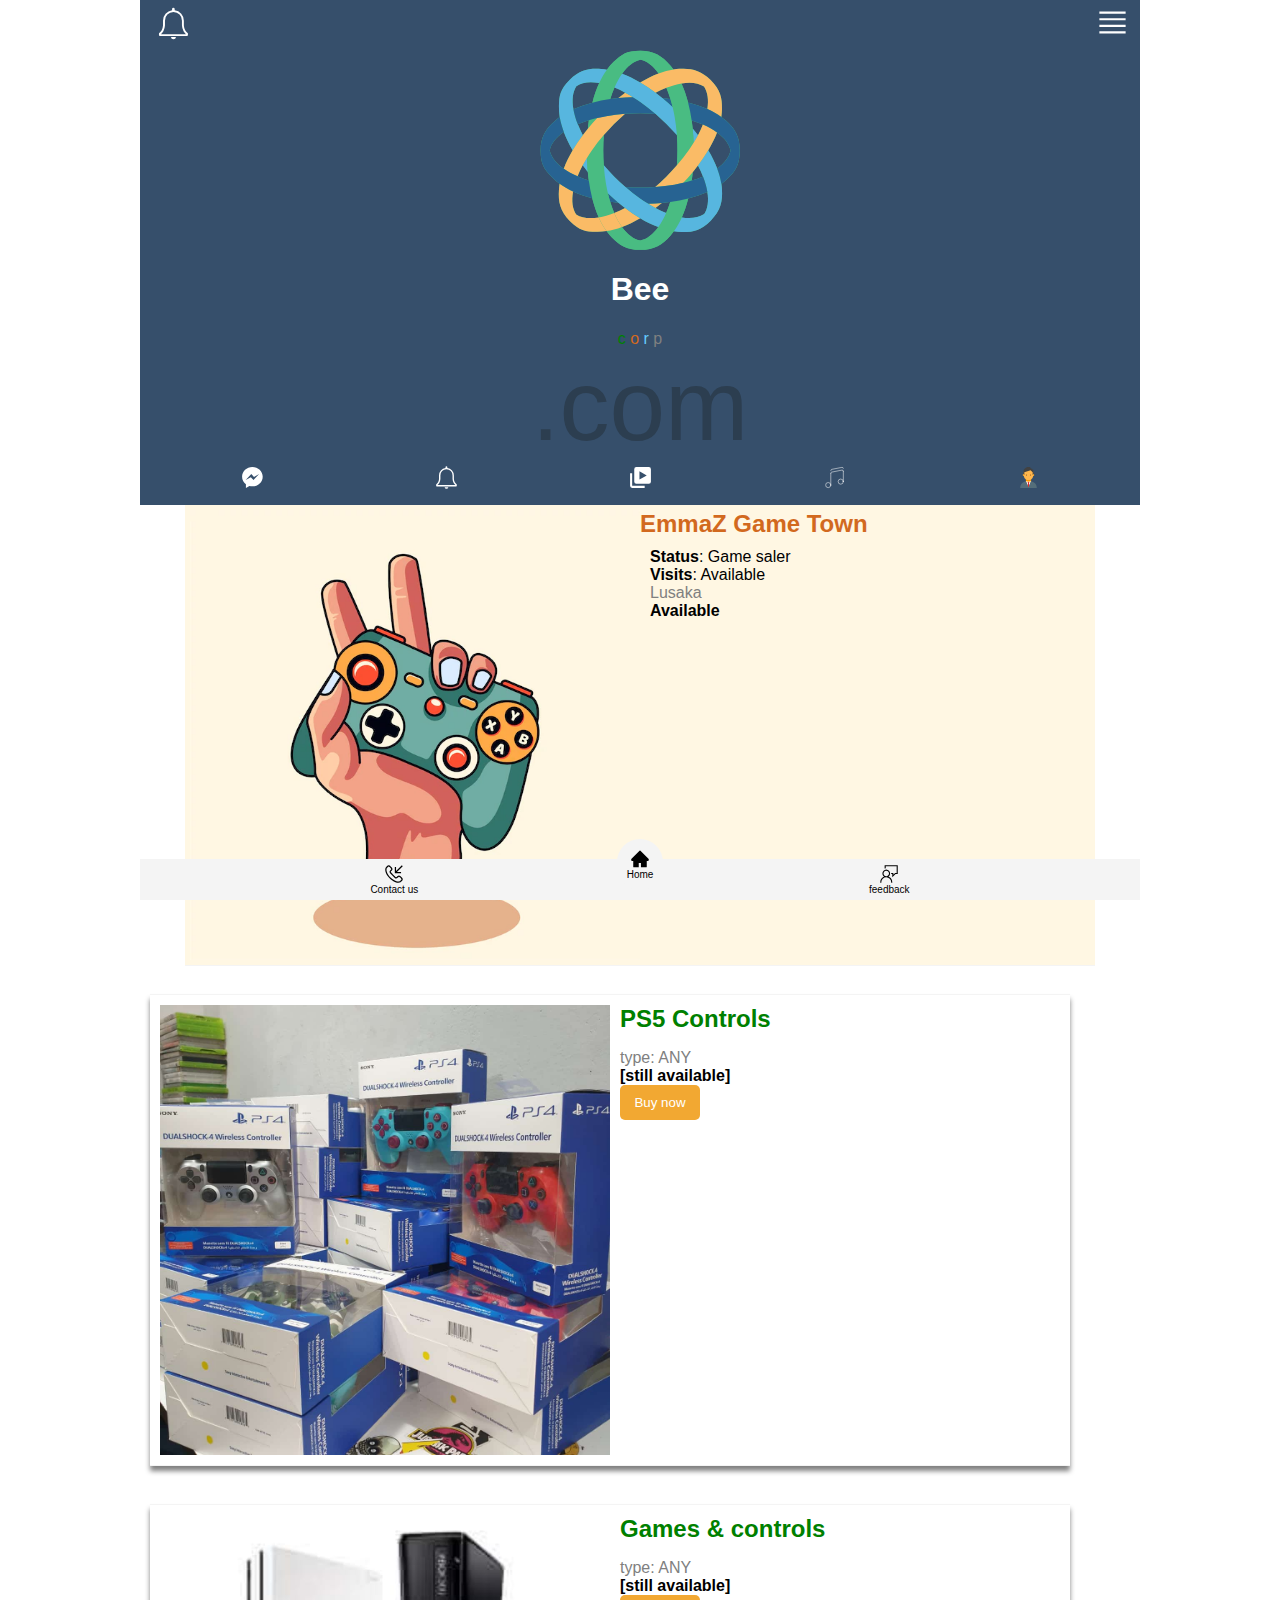
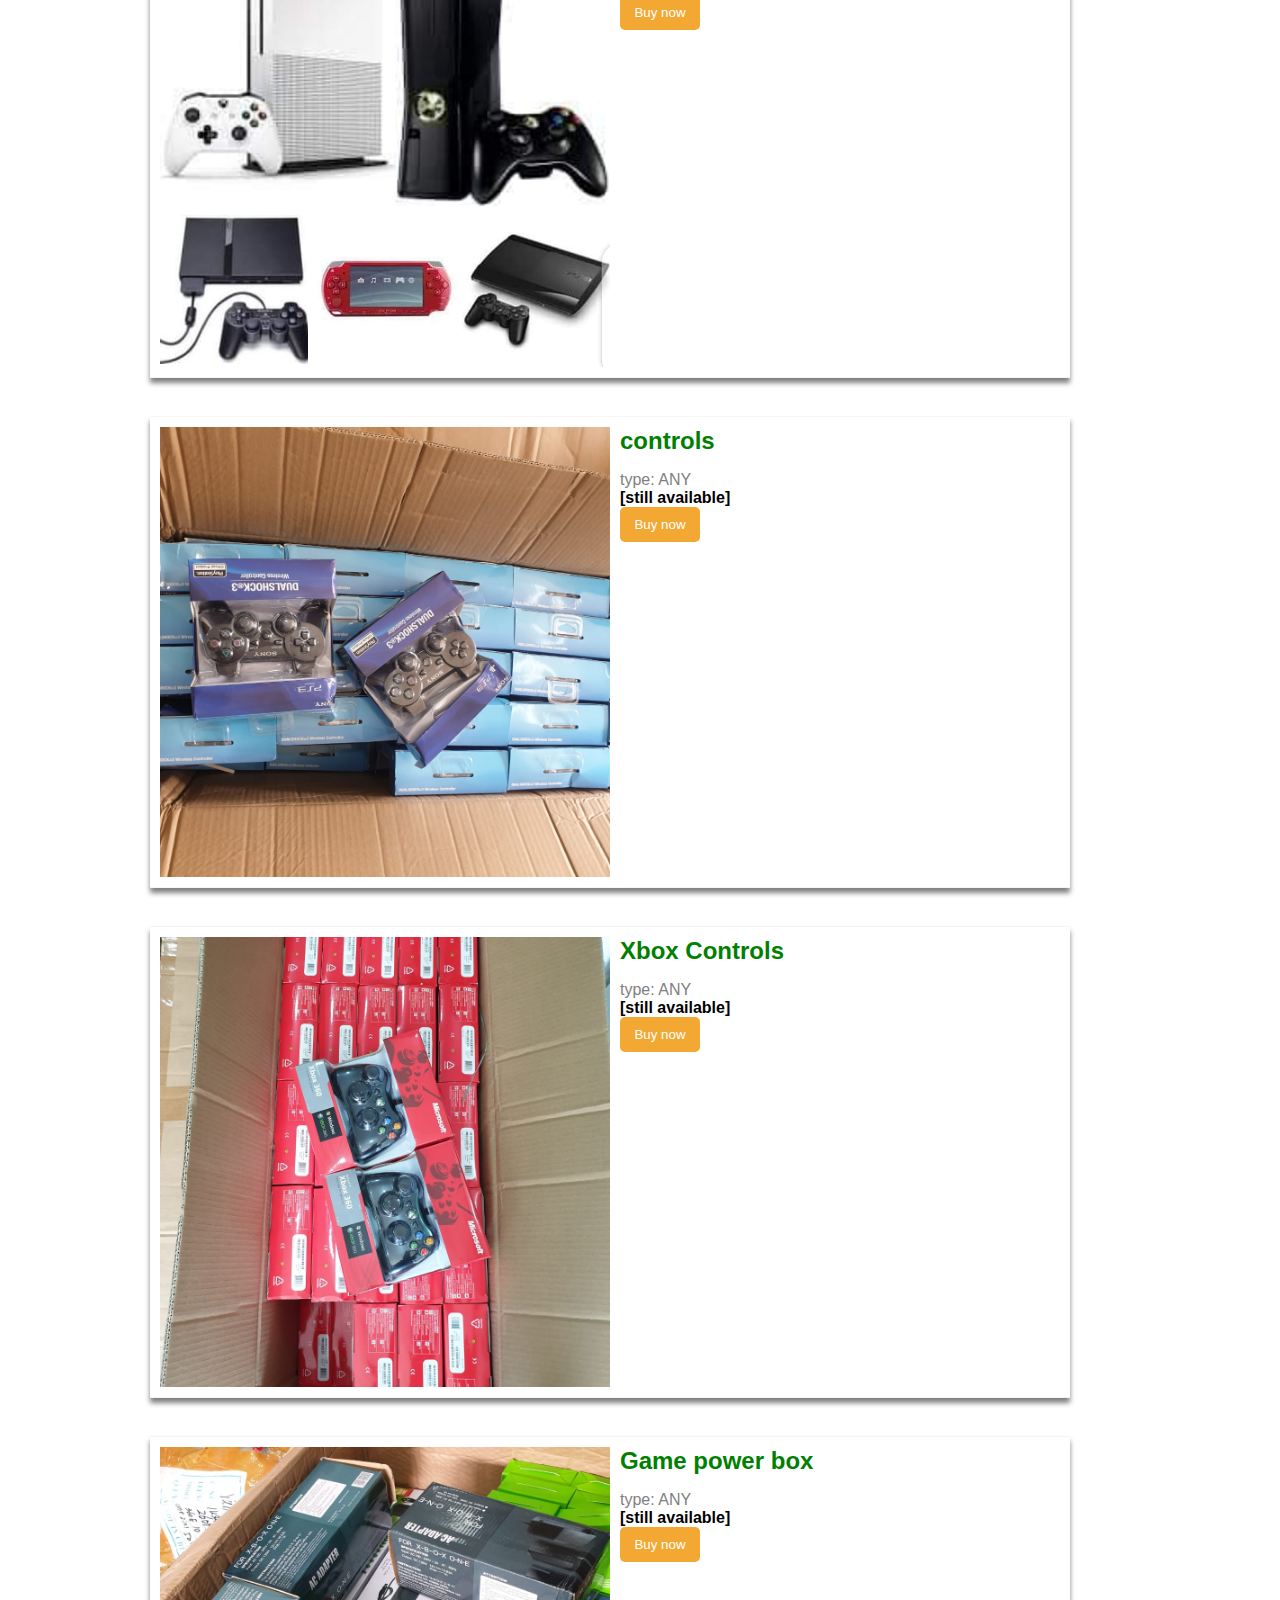
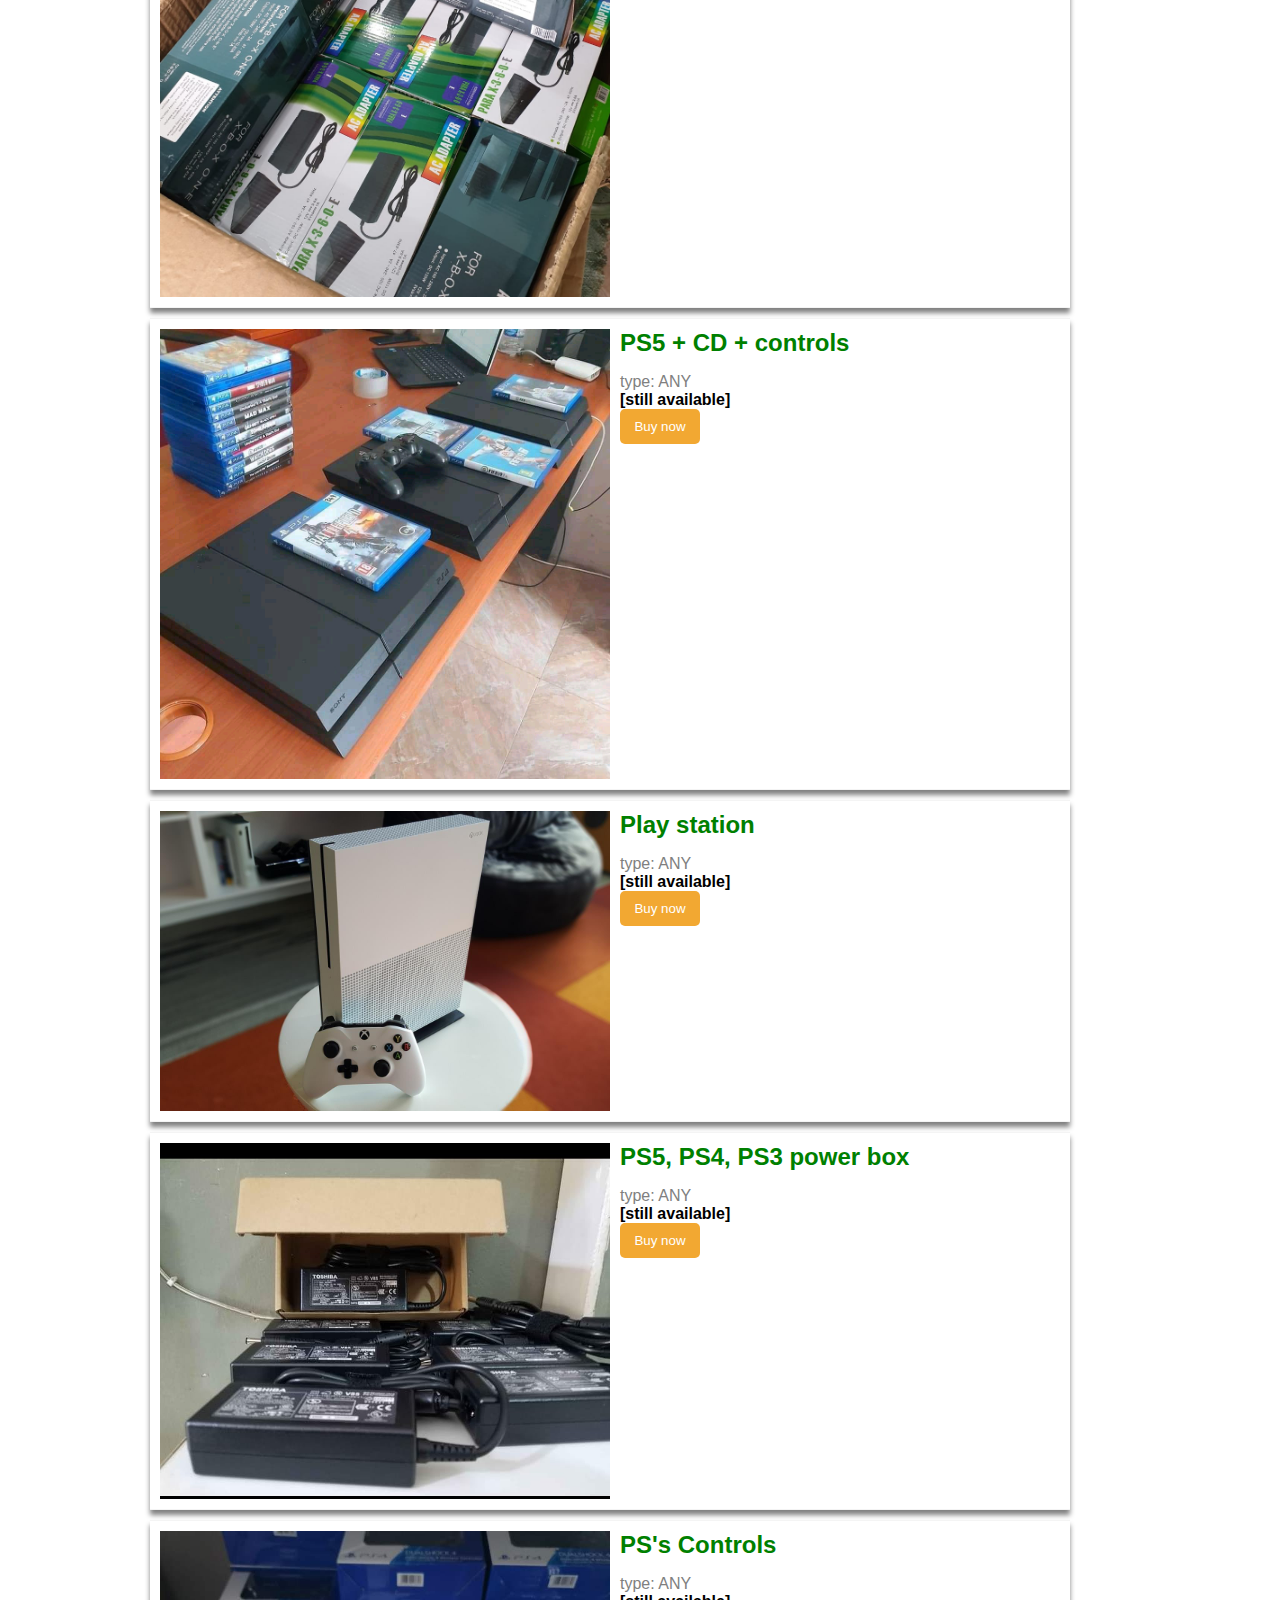
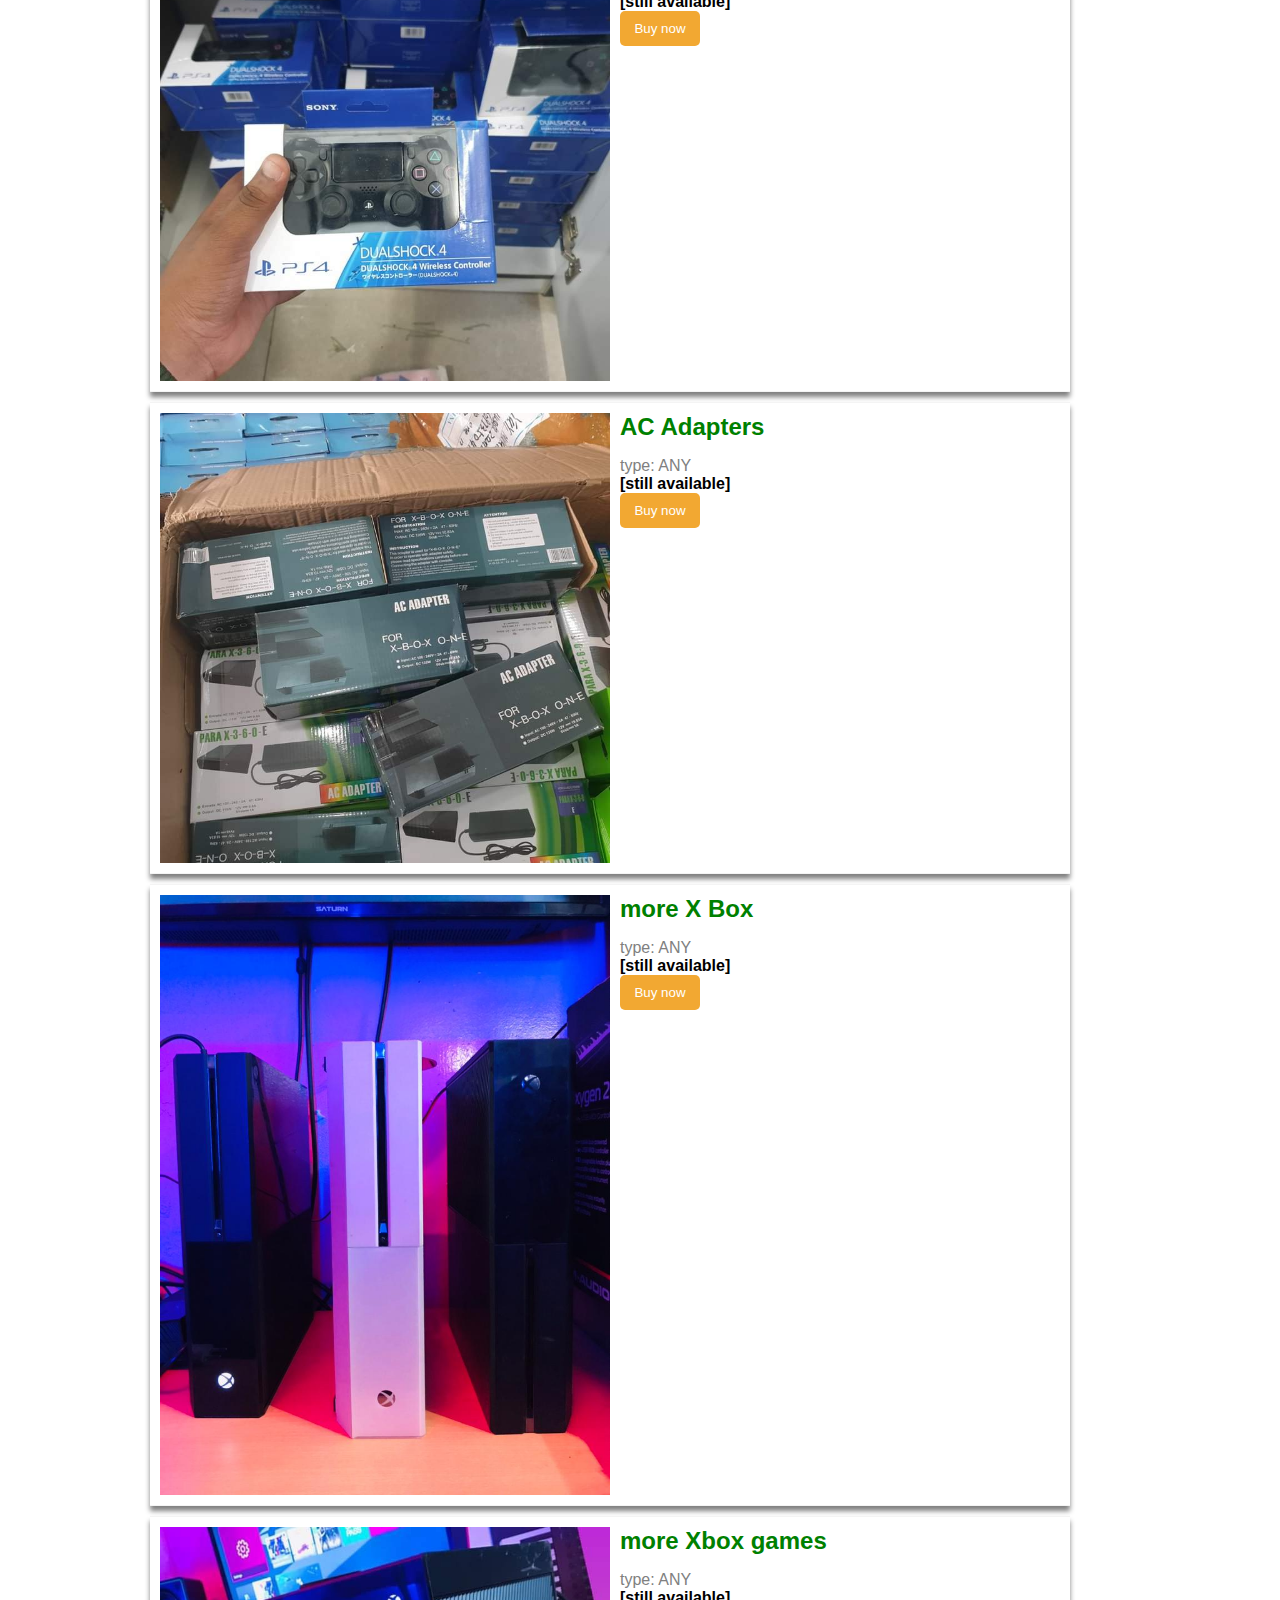
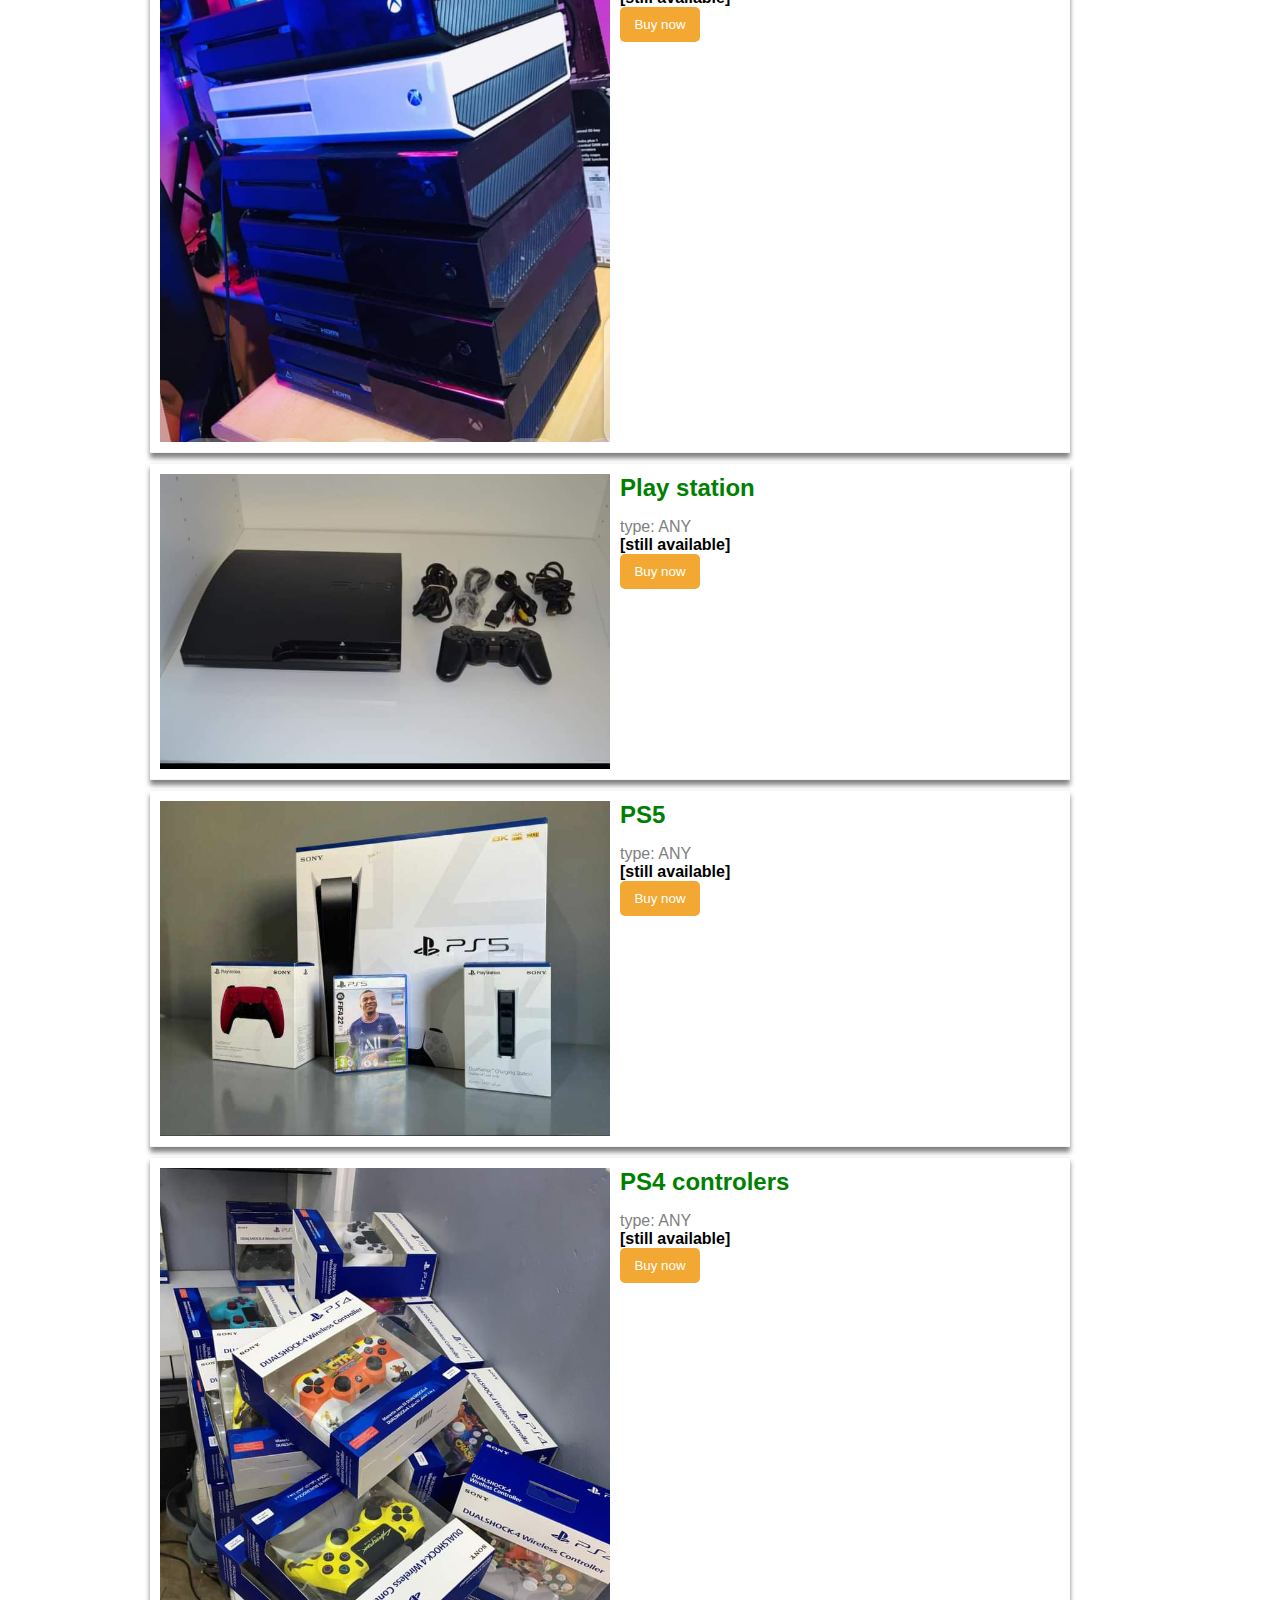
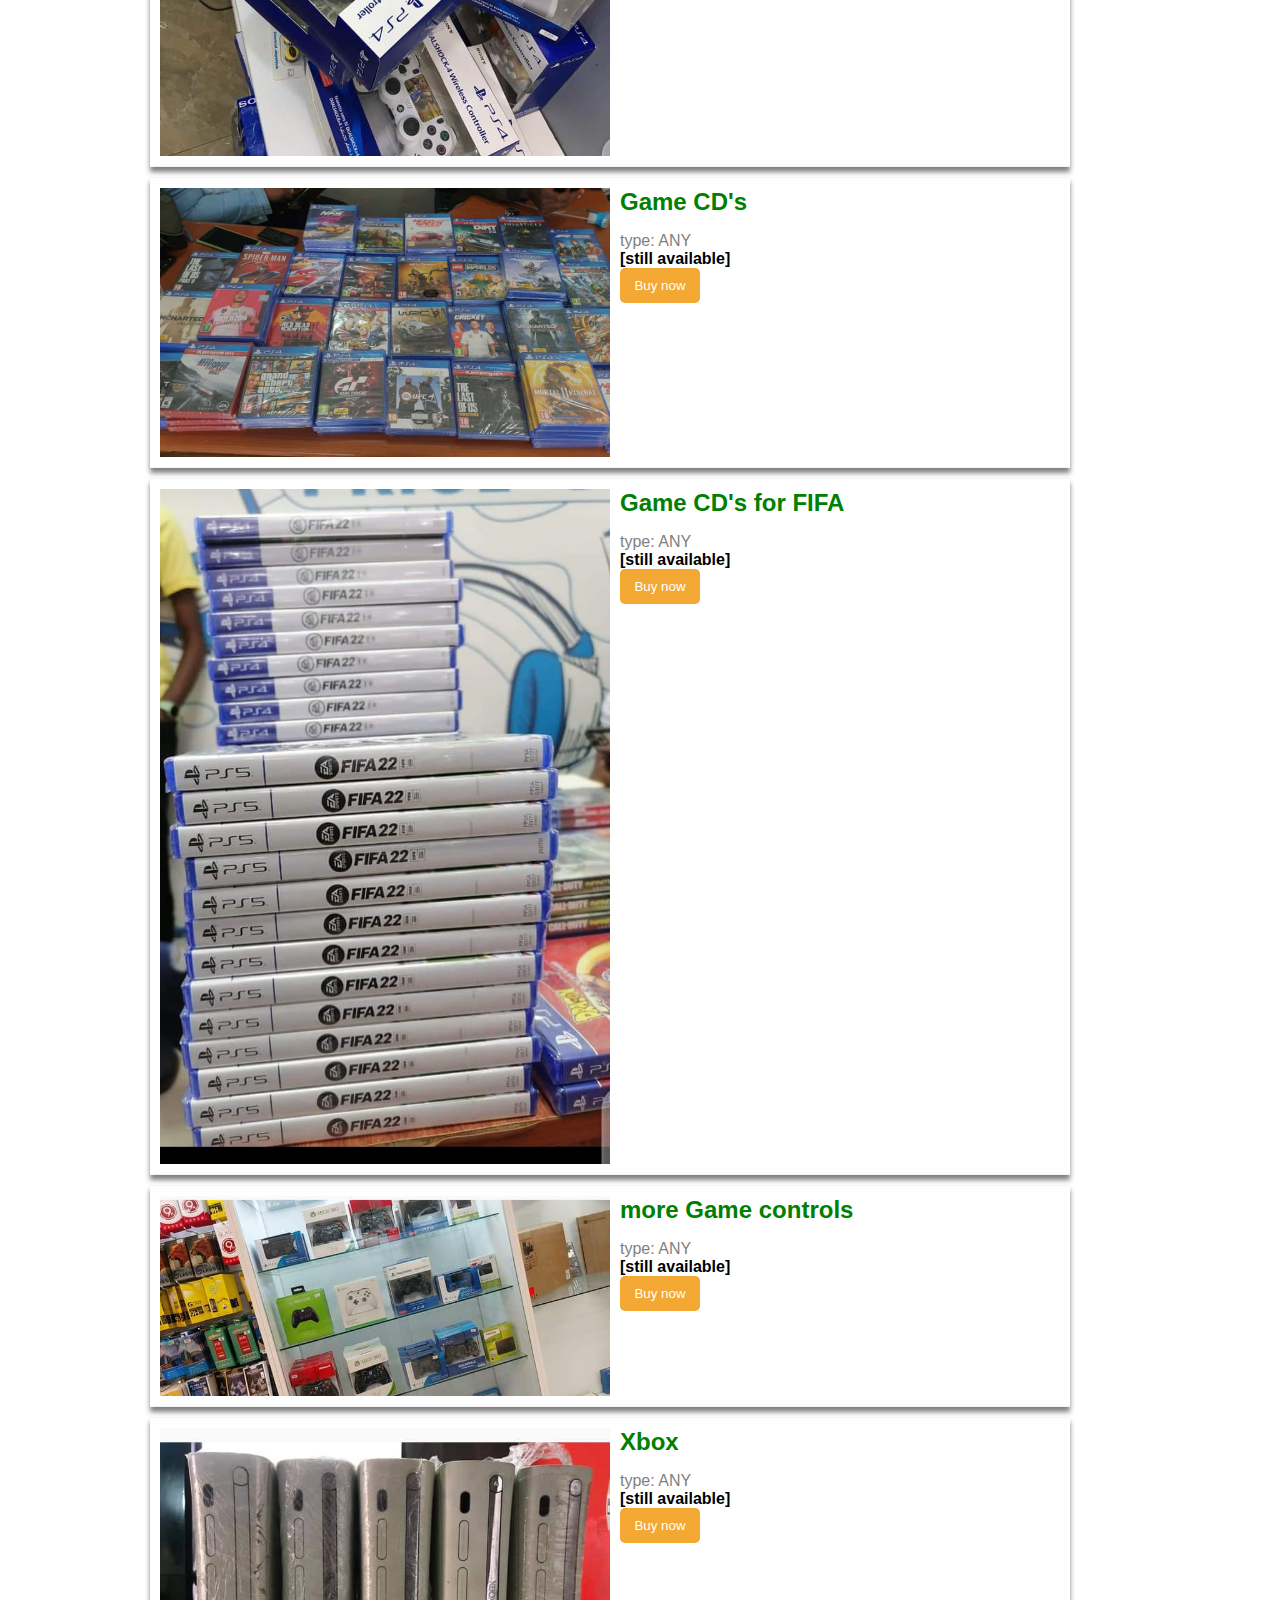
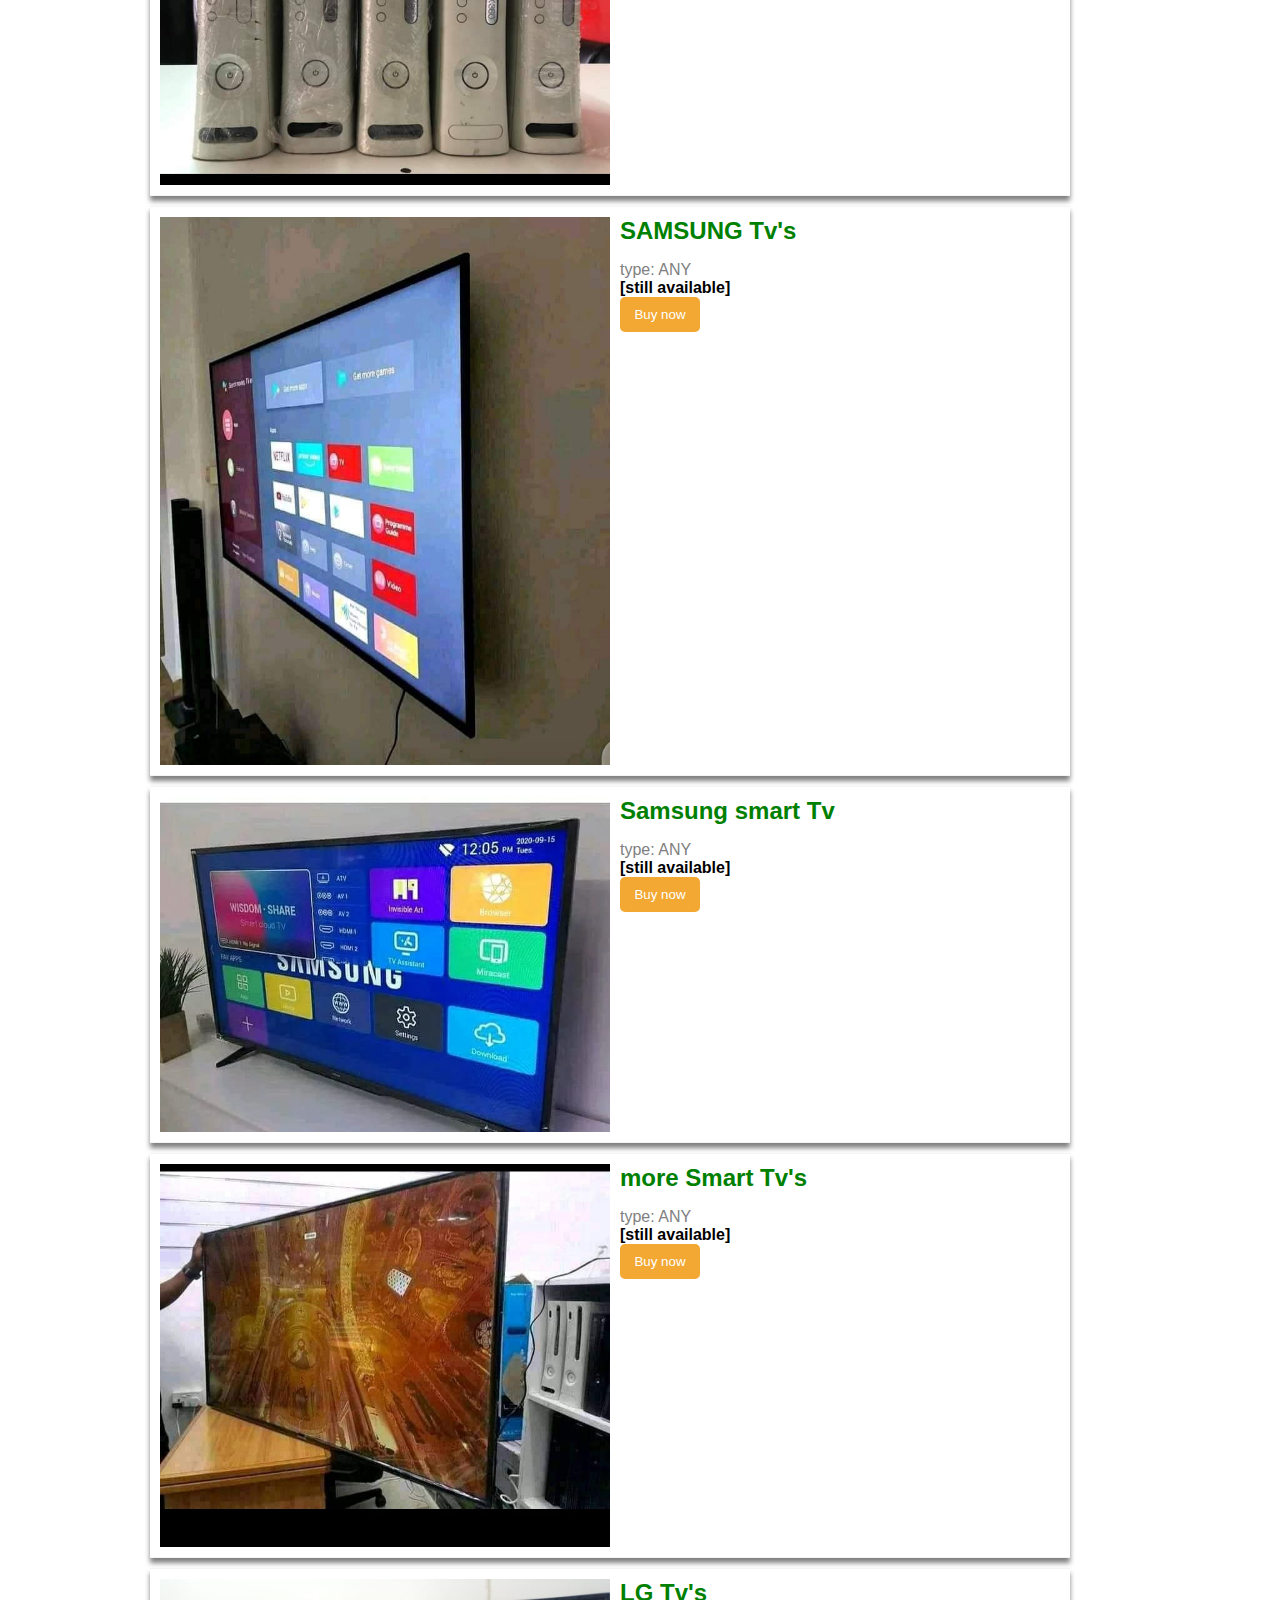
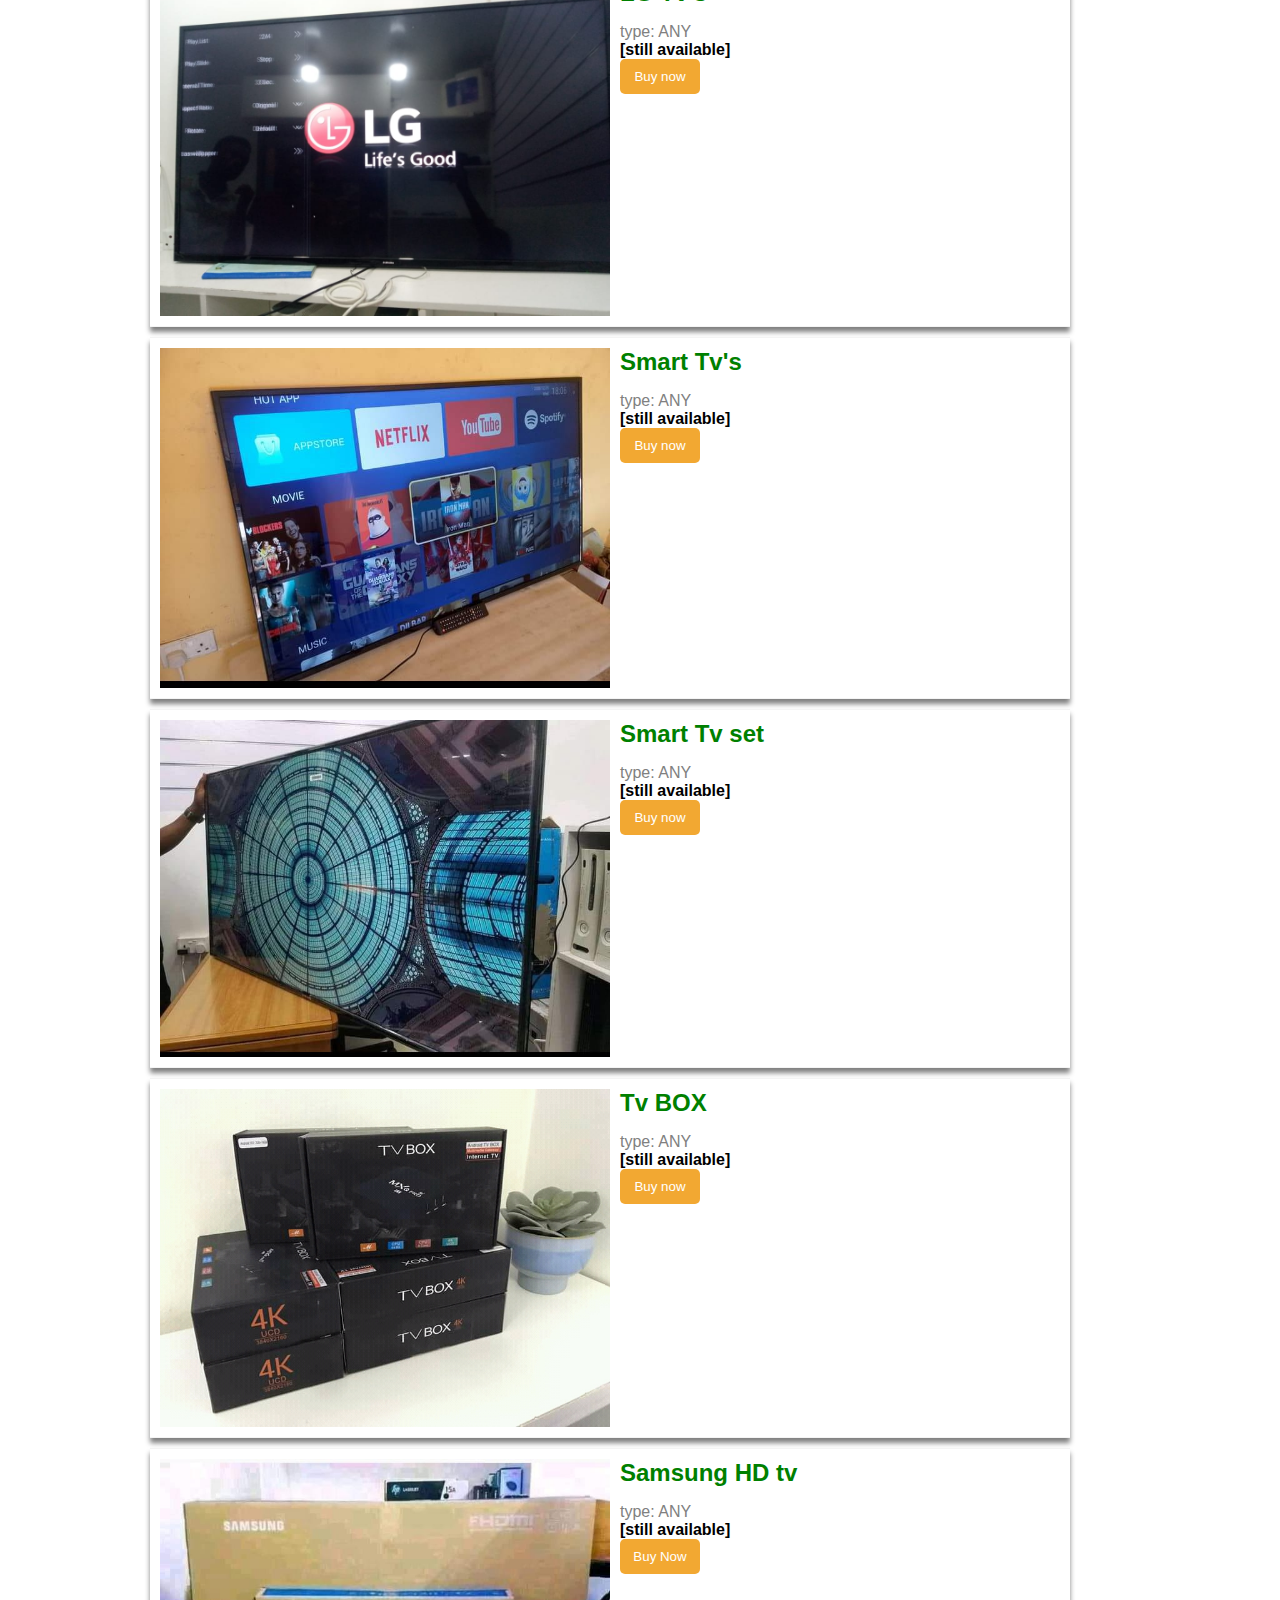
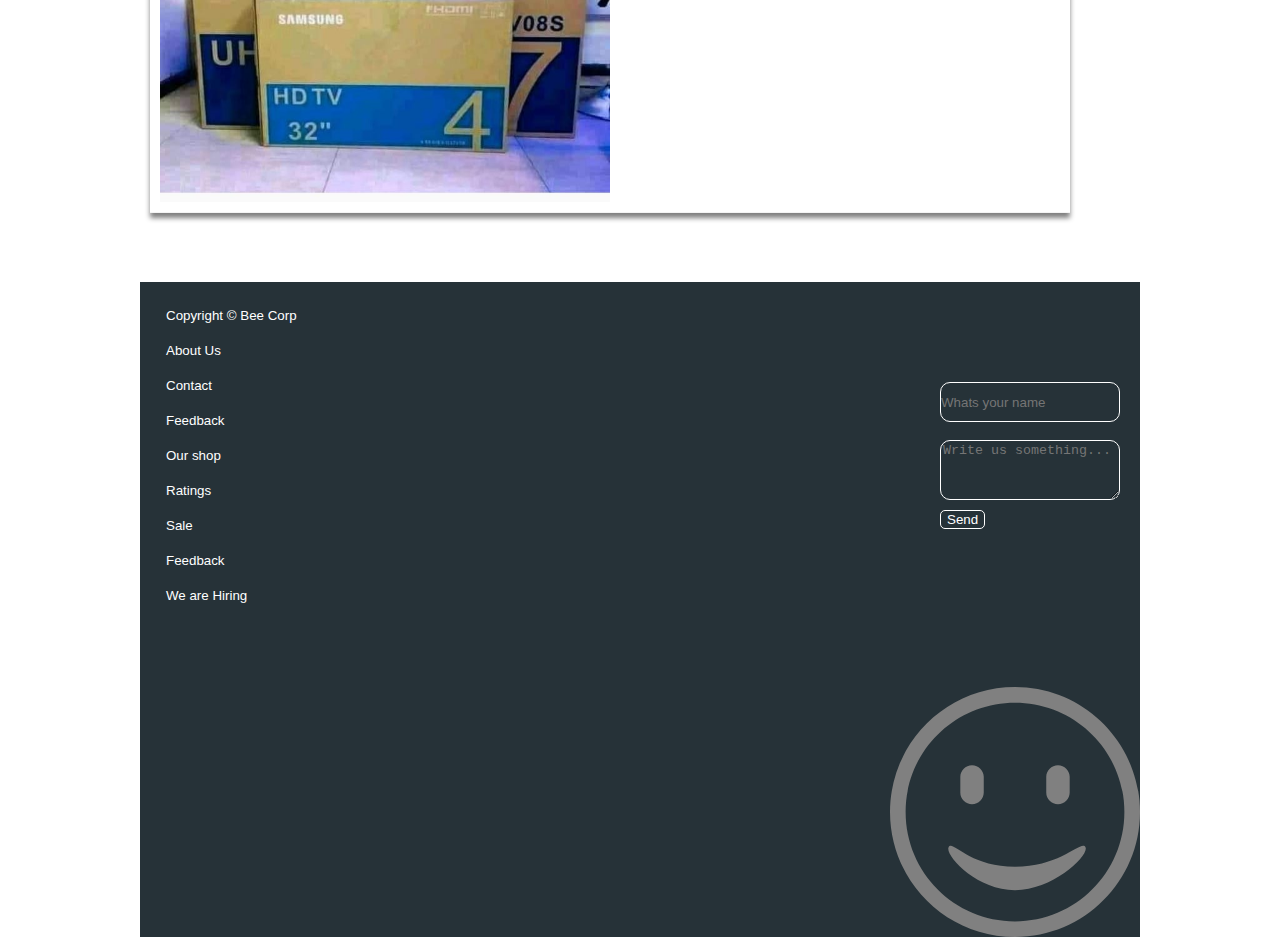
<file: gaming.html>
<html>
<head>
<title>Bee-corp | Gaming</title>
<meta name="viewport" content="width=device-width, initial-scale=1.0">
<link rel="stylesheet" href="fashion.css">
<link>
<link rel="icon" type="image" href="20220423_143135.jpg">


</head>
<body>
<div id="container">
 <!--Navigation start-->
 <div class="nav-cont">  
 <!--Bar start-->
 
 <!--Menu navigator start-->
 <div class="menu-cont">
 <!--menu bar start-->
 <button id="menu-bar" onclick="show()">
 <svg aria-hidden="true" role="img" width="1em" height="1em" preserveAspectRatio="xMidYMid meet" viewBox="0 0 32 32"><path fill="white" d="M4 6h24v2H4zm0 18h24v2H4zm0-12h24v2H4zm0 6h24v2H4z"/></svg>  
 </button>
 <!--menu bar end-->
 
 <!--cancel bar start-->
 <button id="cancel-bar" onclick="hide()">
 <svg aria-hidden="true" role="img" width="1em" height="1em" preserveAspectRatio="xMidYMid meet" viewBox="0 0 24 24"><path fill="none" stroke="white" stroke-linecap="round" stroke-linejoin="round" stroke-width="1.5" d="M6.758 17.243L12.001 12m5.243-5.243L12 12m0 0L6.758 6.757M12.001 12l5.243 5.243"/></svg>
 </button>
 <!--cancel bar end-->
 </div>
 <!--Menu navigator end-->
 
 <!--Notifucation bar start-->
 <button id="notification-bar" onclick="showNot()">
 <svg aria-hidden="true" role="img" width="1em" height="1em" preserveAspectRatio="xMidYMid meet" viewBox="0 0 36 36"><path fill="white" d="M32.51 27.83A14.4 14.4 0 0 1 30 24.9a12.63 12.63 0 0 1-1.35-4.81v-4.94A10.81 10.81 0 0 0 19.21 4.4V3.11a1.33 1.33 0 1 0-2.67 0v1.31a10.81 10.81 0 0 0-9.33 10.73v4.94a12.63 12.63 0 0 1-1.35 4.81a14.4 14.4 0 0 1-2.47 2.93a1 1 0 0 0-.34.75v1.36a1 1 0 0 0 1 1h27.8a1 1 0 0 0 1-1v-1.36a1 1 0 0 0-.34-.75ZM5.13 28.94a16.17 16.17 0 0 0 2.44-3a14.24 14.24 0 0 0 1.65-5.85v-4.94a8.74 8.74 0 1 1 17.47 0v4.94a14.24 14.24 0 0 0 1.65 5.85a16.17 16.17 0 0 0 2.44 3Z" class="clr-i-outline clr-i-outline-path-1"/><path fill="white" d="M18 34.28A2.67 2.67 0 0 0 20.58 32h-5.26A2.67 2.67 0 0 0 18 34.28Z" class="clr-i-outline clr-i-outline-path-2"/><path fill="none" d="M0 0h36v36H0z"/></svg>   
 </button>
 
 <button id="notification-bar-cancel" onclick="hideNot()">
 <svg aria-hidden="true" role="img" width="1em" height="1em" preserveAspectRatio="xMidYMid meet" viewBox="0 0 36 36"><path fill="whie" d="M32.51 27.83A14.4 14.4 0 0 1 30 24.9a12.63 12.63 0 0 1-1.35-4.81v-4.94A10.81 10.81 0 0 0 19.21 4.4V3.11a1.33 1.33 0 1 0-2.67 0v1.31a10.81 10.81 0 0 0-9.33 10.73v4.94a12.63 12.63 0 0 1-1.35 4.81a14.4 14.4 0 0 1-2.47 2.93a1 1 0 0 0-.34.75v1.36a1 1 0 0 0 1 1h27.8a1 1 0 0 0 1-1v-1.36a1 1 0 0 0-.34-.75ZM5.13 28.94a16.17 16.17 0 0 0 2.44-3a14.24 14.24 0 0 0 1.65-5.85v-4.94a8.74 8.74 0 1 1 17.47 0v4.94a14.24 14.24 0 0 0 1.65 5.85a16.17 16.17 0 0 0 2.44 3Z" class="clr-i-outline clr-i-outline-path-1"/><path fill="white" d="M18 34.28A2.67 2.67 0 0 0 20.58 32h-5.26A2.67 2.67 0 0 0 18 34.28Z" class="clr-i-outline clr-i-outline-path-2"/><path fill="none" d="M0 0h36v36H0z"/></svg> 
 </button>
 <!--Notufucation bar end-->     
 <!--Bar end-->   
 </div>
 <!--Navigation end-->
 
 <!--JS WILL OPEN start-->
 <div style="position: relative;">
 
 <div id="menu-navigator">
 <div style="margin-bottom: 20px;">
 <a href="#.html" style="text-decoration: none;"><span id="home-svg"><svg xmlns="http://www.w3.org/2000/svg" aria-hidden="true" role="img" width="1em" height="1em" preserveAspectRatio="xMidYMid meet" viewBox="0 0 24 24"><path fill="none" stroke="white" stroke-linecap="round" stroke-linejoin="round" stroke-width="2" d="M22 20v-7.826a4 4 0 0 0-1.253-2.908l-7.373-6.968a2 2 0 0 0-2.748 0L3.253 9.266A4 4 0 0 0 2 12.174V20a2 2 0 0 0 2 2h16a2 2 0 0 0 2-2Z"/></svg></span><span id="home"></span></a>
 </div>
 
 <div style="margin-bottom: 20px;">
 <a href="#.html" style="text-decoration: none;"><span id="about-svg"><svg xmlns="http://www.w3.org/2000/svg" aria-hidden="true" role="img" width="1em" height="1em" preserveAspectRatio="xMidYMid meet" viewBox="0 0 32 32"><path fill="white" d="M16 25a6.99 6.99 0 0 1-5.833-3.129l1.666-1.107a5 5 0 0 0 8.334 0l1.666 1.107A6.99 6.99 0 0 1 16 25zm4-11a2 2 0 1 0 2 2a1.98 1.98 0 0 0-2-2zm-8 0a2 2 0 1 0 2 2a1.98 1.98 0 0 0-2-2z"/><path fill="white" d="M30 16v-2h-2v-4a4.005 4.005 0 0 0-4-4h-2V2h-2v4h-8V2h-2v4H8a4.005 4.005 0 0 0-4 4v4H2v2h2v5H2v2h2v3a4.005 4.005 0 0 0 4 4h16a4.005 4.005 0 0 0 4-4v-3h2v-2h-2v-5Zm-4 10a2.002 2.002 0 0 1-2 2H8a2.002 2.002 0 0 1-2-2V10a2.002 2.002 0 0 1 2-2h16a2.002 2.002 0 0 1 2 2Z"/></svg></span><span id="about"></span></a>
 </div>
 
 <div style="margin-bottom: 20px;">
 <a href="#.html" style="text-decoration: none;"><svg id="contact-svg" xmlns="http://www.w3.org/2000/svg" aria-hidden="true" role="img" width="1em" height="1em" preserveAspectRatio="xMidYMid meet" viewBox="0 0 24 24"><path fill="white" d="M21 2H6a2 2 0 0 0-2 2v3H2v2h2v2H2v2h2v2H2v2h2v3a2 2 0 0 0 2 2h15a1 1 0 0 0 1-1V3a1 1 0 0 0-1-1zm-8 2.999c1.648 0 3 1.351 3 3A3.012 3.012 0 0 1 13 11c-1.647 0-3-1.353-3-3.001c0-1.649 1.353-3 3-3zM19 18H7v-.75c0-2.219 2.705-4.5 6-4.5s6 2.281 6 4.5V18z"/></svg><span id="contact"></span></a>
 </div>
 
 <div style="margin-bottom: 20px;">
 <a href="#.html" style="text-decoration: none;"><svg id="upload-svg" xmlns="http://www.w3.org/2000/svg" aria-hidden="true" role="img" width="1.04em" height="1em" preserveAspectRatio="xMidYMid meet" viewBox="0 0 1664 1600"><path fill="white" d="M1280 1408q0-26-19-45t-45-19t-45 19t-19 45t19 45t45 19t45-19t19-45zm256 0q0-26-19-45t-45-19t-45 19t-19 45t19 45t45 19t45-19t19-45zm128-224v320q0 40-28 68t-68 28H96q-40 0-68-28t-28-68v-320q0-40 28-68t68-28h427q21 56 70.5 92t110.5 36h256q61 0 110.5-36t70.5-92h427q40 0 68 28t28 68zm-325-648q-17 40-59 40h-256v448q0 26-19 45t-45 19H704q-26 0-45-19t-19-45V576H384q-42 0-59-40q-17-39 14-69L787 19q18-19 45-19t45 19l448 448q31 30 14 69z"/></svg><span id="host"></span></a>
 </div>
 
 <div style="margin-bottom: 20px;">
 <a href="#.html" style="text-decoration: none;"><svg id="settings-svg" xmlns="http://www.w3.org/2000/svg" aria-hidden="true" role="img" width="1em" height="1em" preserveAspectRatio="xMidYMid meet" viewBox="0 0 24 24"><path fill="white" d="M13.82 22h-3.64a1 1 0 0 1-.977-.786l-.407-1.884a8.002 8.002 0 0 1-1.535-.887l-1.837.585a1 1 0 0 1-1.17-.453L2.43 15.424a1.006 1.006 0 0 1 .193-1.239l1.425-1.3a8.1 8.1 0 0 1 0-1.772L2.623 9.816a1.006 1.006 0 0 1-.193-1.24l1.82-3.153a1 1 0 0 1 1.17-.453l1.837.585c.244-.18.498-.348.76-.5c.253-.142.513-.271.779-.386l.408-1.882A1 1 0 0 1 10.18 2h3.64a1 1 0 0 1 .976.787l.412 1.883a8.192 8.192 0 0 1 1.535.887l1.838-.585a1 1 0 0 1 1.169.453l1.82 3.153c.232.407.152.922-.193 1.239l-1.425 1.3a8.1 8.1 0 0 1 0 1.772l1.425 1.3c.345.318.425.832.193 1.239l-1.82 3.153a1 1 0 0 1-1.17.453l-1.837-.585a7.98 7.98 0 0 1-1.534.886l-.413 1.879a1 1 0 0 1-.976.786ZM11.996 8a4 4 0 1 0 0 8a4 4 0 0 0 0-8Z"/></svg><span id="settings"></span></a>
 </div>   
 </div>
 
 <!--Notification center start-->
 <div id="notification-center">
 <h4>
 Notifications
 </h4>
 
 <a href="#.html" >
 <button>
 <em>
 <svg xmlns="http://www.w3.org/2000/svg" aria-hidden="true" role="img" width="1em" height="1em" preserveAspectRatio="xMidYMid meet" viewBox="0 0 256 256"><path fill="#49BC82" d="M194.21 167.138a253.78 253.78 0 0 0 1.263-10.796a285.85 285.85 0 0 1-12.101 13.716c3.757-.885 7.37-1.861 10.838-2.92ZM62.567 90.053a246.605 246.605 0 0 0-1.306 10.705a271.697 271.697 0 0 1 11.938-13.62a176.374 176.374 0 0 0-10.632 2.915Zm134.05 28.778a171.516 171.516 0 0 0 5.623-9.789a253.229 253.229 0 0 0-6.84-8.632a270.927 270.927 0 0 1 1.217 18.42ZM54.646 147.619c2.09 2.8 4.273 5.597 6.548 8.383A285.513 285.513 0 0 1 60.08 138.1a176.992 176.992 0 0 0-5.434 9.52Zm112.021 46.91c-1.576 5.02-3.315 9.735-5.207 14.097c-3.004 6.928-6.378 12.972-10.02 18.039c-6.914 9.62-14.794 15.68-22.984 17.27c-8.626-1.857-16.634-7.954-23.53-17.488c-6.782 2.546-13.407 4.353-19.788 5.36c2.06 2.852 4.239 5.497 6.549 7.889c9.93 10.279 18.6 16.138 36.663 16.138c18.063 0 28.292-6.633 38.543-18.168a74.132 74.132 0 0 0 4.446-5.55c3.807-5.218 7.195-11.18 10.153-17.787c3.285-7.342 6.042-15.473 8.272-24.234c-7.293 1.845-15.02 3.324-23.097 4.434Zm-.151-175.103C156.19 7.628 146.2.83 128.35.83c-17.85 0-24.2 5.023-33.67 13.926c-3.231 3.038-6.245 6.542-9.05 10.439c-3.655 5.079-6.942 10.845-9.847 17.204c-3.453 7.557-6.365 15.943-8.714 24.997c7.234-1.888 14.89-3.416 22.892-4.57c1.615-5.235 3.41-10.145 5.372-14.674c2.918-6.74 6.194-12.647 9.732-17.645c6.988-9.876 15.007-16.165 23.39-17.989c8.312 1.543 16.305 7.736 23.292 17.606c6.534-2.476 12.923-4.238 19.1-5.237a77.586 77.586 0 0 0-4.332-5.46Zm.418 43.301c-3.449-.478-6.96-.889-10.528-1.231a271.23 271.23 0 0 1 13.413 11.766a176.4 176.4 0 0 0-2.885-10.535ZM89.848 194.37c3.594.52 7.253.97 10.977 1.34A285.751 285.751 0 0 1 86.9 183.434a172.75 172.75 0 0 0 2.949 10.936Zm143.066-15.982a73.916 73.916 0 0 0-.75-6.873c-.982-6.389-2.789-13.008-5.362-19.782c-2.896-7.622-6.755-15.436-11.453-23.325c-3.844 6.466-8.257 12.983-13.178 19.484c2.507 4.79 4.663 9.473 6.445 14.009c2.764 7.03 4.642 13.698 5.63 19.856c1.86 11.595.56 21.37-4.078 28.243c-7.343 4.742-17.198 6.116-28.676 4.329c-2.958 6.607-6.346 12.569-10.153 17.786c3.343.523 6.627.832 9.831.888c14.29.247 24.565-1.741 37.337-14.513c12.773-12.773 15.315-24.697 14.407-40.102ZM78.33 24.337c-15.644-1.041-27.514 1.215-40.137 13.838c-12.622 12.622-13.56 20.662-13.96 33.654c-.138 4.494.217 9.169 1.012 13.975c1.021 6.17 2.786 12.565 5.236 19.106c2.874 7.673 6.688 15.545 11.348 23.49c3.788-6.445 8.128-12.935 12.974-19.402c-2.483-4.714-4.636-9.332-6.415-13.806c-2.713-6.823-4.585-13.31-5.637-19.346c-2.095-12.022-.886-22.22 3.782-29.482c7.034-4.831 17.185-6.084 29.252-3.965c2.905-6.359 6.192-12.125 9.847-17.204a77.58 77.58 0 0 0-7.302-.858Zm117.072 76.073a247.36 247.36 0 0 0-1.244-10.215c-1.16-8.087-2.704-15.823-4.613-23.127c-2.29-8.764-5.107-16.903-8.435-24.26c-6.025 1.018-12.527 2.873-19.373 5.571c1.893 4.439 3.628 9.242 5.198 14.348a176.4 176.4 0 0 1 2.885 10.535c.898 3.727 1.707 7.59 2.422 11.578c1.366 7.602 2.38 15.66 3 24.098a263.7 263.7 0 0 1 .71 19.288c0 6.678-.257 13.157-.722 19.435c5.6-6.463 10.652-12.912 15.103-19.27a198.948 198.948 0 0 0 6.285-9.56a270.927 270.927 0 0 0-1.216-18.421ZM89.848 194.37a172.75 172.75 0 0 1-2.95-10.936c-.847-3.6-1.62-7.318-2.297-11.169c-1.362-7.738-2.356-15.976-2.96-24.622a278.079 278.079 0 0 1-.68-19.417c0-6.667.255-13.129.714-19.385c-5.615 6.484-10.665 12.978-15.136 19.397a202.161 202.161 0 0 0-6.459 9.862c.19 6.098.564 12.073 1.114 17.902c.349 3.693.763 7.331 1.255 10.896c1.104 7.99 2.572 15.637 4.395 22.86c2.243 8.882 5.03 17.117 8.354 24.547c6.17-1.025 12.821-2.917 19.827-5.696c-1.893-4.403-3.623-9.161-5.177-14.24ZM109.133 54.6a254.63 254.63 0 0 0-8.786 6.957a271.21 271.21 0 0 1 18.813-1.232a176.243 176.243 0 0 0-10.027-5.724ZM46.3 210.426c-4.83-7.033-6.084-17.185-3.963-29.252c-6.36-2.904-12.127-6.192-17.205-9.847c-.403 2.471-.7 4.91-.859 7.302c-1.04 15.644 1.216 27.515 13.838 40.136c12.622 12.622 20.662 13.56 33.655 13.96c4.306.133 8.777-.19 13.372-.916c-3.721-5.151-7.038-11.015-9.94-17.503c-11.767 1.954-21.753.711-28.898-3.88Zm62.65-8.279c-4.756 2.508-9.414 4.673-13.925 6.463c2.94 6.835 6.265 12.813 9.901 17.838c7.606-2.854 15.407-6.634 23.28-11.243c-6.392-3.819-12.83-8.189-19.256-13.058Zm38.762.048a246.148 246.148 0 0 0 8.227-6.43c-5.705.537-11.551.905-17.515 1.099a171.93 171.93 0 0 0 9.288 5.331Zm-52.687 6.415c-7.006 2.78-13.658 4.67-19.827 5.696c2.902 6.488 6.219 12.352 9.94 17.503c6.38-1.008 13.006-2.815 19.788-5.36c-3.636-5.026-6.962-11.004-9.901-17.839Zm123.4-170.16c-12.771-12.771-24.695-15.314-40.1-14.407a74.41 74.41 0 0 0-7.476.845c-6.178.999-12.567 2.761-19.1 5.237c-7.692 2.916-15.578 6.813-23.539 11.564c6.52 3.814 13.087 8.193 19.632 13.09c4.749-2.485 9.395-4.626 13.894-6.399c6.846-2.698 13.348-4.553 19.373-5.57c11.85-2 21.84-.735 28.827 3.98c4.743 7.343 6.116 17.198 4.329 28.676c6.607 2.959 12.569 6.345 17.788 10.154c.523-3.344.831-6.629.886-9.833c.248-14.29-1.74-24.564-14.513-37.336Zm-9.863 57.048c-1.755 4.394-3.869 8.92-6.322 13.545a171.516 171.516 0 0 1-5.623 9.789a198.948 198.948 0 0 1-6.285 9.56c-4.451 6.358-9.503 12.807-15.103 19.27a277.269 277.269 0 0 1-13.527 14.53a264.365 264.365 0 0 1-14.122 13.126c8.61-.602 16.815-1.592 24.526-2.945a198.742 198.742 0 0 0 11.266-2.314a285.397 285.397 0 0 0 12.101-13.716a254.703 254.703 0 0 0 6.698-8.45c4.921-6.501 9.334-13.018 13.178-19.484c4.603-7.74 8.386-15.406 11.252-22.892c-5.065-3.64-11.11-7.015-18.039-10.019ZM84.68 84.732a201.191 201.191 0 0 0-11.48 2.406a271.697 271.697 0 0 0-11.94 13.62a245.339 245.339 0 0 0-6.458 8.24c-4.846 6.467-9.186 12.957-12.974 19.401c-4.67 7.944-8.5 15.818-11.384 23.492c4.999 3.538 10.904 6.814 17.645 9.733c1.819-4.536 4.018-9.221 6.557-14.005a176.992 176.992 0 0 1 5.434-9.52a202.161 202.161 0 0 1 6.46-9.86c4.47-6.42 9.52-12.914 15.135-19.398a262.533 262.533 0 0 1 27.2-27.124c-8.473.621-16.565 1.641-24.195 3.015Zm152.922 5.331a74.053 74.053 0 0 0-5.55-4.444c-5.218-3.809-11.18-7.195-17.787-10.154c-7.477-3.347-15.773-6.146-24.721-8.397c1.91 7.304 3.452 15.04 4.613 23.127c5.135 1.6 9.954 3.372 14.405 5.302c6.928 3.004 12.974 6.378 18.039 10.019c9.62 6.915 15.68 14.795 17.27 22.985c-1.83 8.502-7.772 16.404-17.069 23.232c2.573 6.774 4.38 13.393 5.362 19.782c2.692-1.97 5.194-4.048 7.468-6.245c10.28-9.929 16.139-18.6 16.139-36.663c0-18.063-6.634-28.292-18.17-38.544ZM62.449 166.898c-5.116-1.59-9.921-3.352-14.36-5.274c-6.74-2.919-12.646-6.195-17.645-9.733c-9.875-6.989-16.166-15.007-17.99-23.39c1.565-8.43 7.908-16.533 18.026-23.59c-2.45-6.542-4.215-12.937-5.236-19.107a77.627 77.627 0 0 0-5.88 4.638C7.564 100.767.766 110.757.766 128.607c0 17.85 5.022 24.198 13.926 33.67c3.038 3.23 6.542 6.245 10.439 9.049c5.078 3.655 10.845 6.943 17.205 9.847c7.419 3.39 15.64 6.259 24.507 8.585c-1.823-7.223-3.291-14.87-4.395-22.86Zm66.09-100.422a202.323 202.323 0 0 0-9.38-6.15c-6.414.199-12.695.613-18.812 1.23c-3.52.356-6.983.779-10.385 1.27c-8.001 1.154-15.658 2.682-22.892 4.57c-8.787 2.293-16.947 5.115-24.32 8.45c1.052 6.035 2.924 12.523 5.637 19.346c4.392-1.87 9.137-3.586 14.18-5.139a176.82 176.82 0 0 1 10.632-2.915c3.698-.89 7.528-1.695 11.481-2.406c7.63-1.374 15.722-2.394 24.196-3.015c6.233-.458 12.663-.71 19.286-.71c6.877 0 13.541.273 19.993.765c-6.556-5.681-13.125-10.786-19.615-15.296Zm80.077 95.425c-4.45 1.917-9.265 3.667-14.406 5.237a172.338 172.338 0 0 1-10.838 2.92a199.908 199.908 0 0 1-11.266 2.314c-7.711 1.353-15.915 2.343-24.526 2.945c-6.265.438-12.737.679-19.418.679a265.65 265.65 0 0 1-18.828-.67c6.39 5.534 12.766 10.53 19.054 14.94a198.754 198.754 0 0 0 10.036 6.597a285.56 285.56 0 0 0 17.515-1.1a254.65 254.65 0 0 0 10.728-1.234c8.076-1.11 15.804-2.589 23.097-4.434c8.858-2.24 17.07-5.022 24.482-8.338c-.988-6.158-2.866-12.826-5.63-19.856Zm-60.904 40.293a171.93 171.93 0 0 1-9.288-5.331a198.754 198.754 0 0 1-10.036-6.596c-6.288-4.411-12.664-9.407-19.054-14.942a277.803 277.803 0 0 1-14.568-13.56a264.355 264.355 0 0 1-13.126-14.122c.605 8.646 1.599 16.884 2.96 24.622a198.78 198.78 0 0 0 2.299 11.17a285.751 285.751 0 0 0 13.926 12.275a253.569 253.569 0 0 0 8.125 6.436c6.425 4.87 12.864 9.24 19.256 13.058c7.857 4.695 15.64 8.552 23.234 11.46c3.642-5.066 7.016-11.11 10.02-18.038c-4.458-1.781-9.053-3.933-13.748-6.432Zm24.53-117.354a200.474 200.474 0 0 0-2.423-11.578a271.23 271.23 0 0 0-13.413-11.766a246.07 246.07 0 0 0-8.564-6.718c-6.545-4.897-13.112-9.276-19.632-13.09c-7.826-4.576-15.582-8.338-23.144-11.181c-3.538 4.998-6.814 10.905-9.732 17.645c4.47 1.793 9.086 3.957 13.799 6.449a176.147 176.147 0 0 1 10.027 5.724c3.1 1.908 6.23 3.964 9.38 6.151c6.49 4.51 13.059 9.615 19.615 15.296a262.915 262.915 0 0 1 27.085 27.167c-.62-8.439-1.633-16.497-2.999-24.1Z"/><path fill="#49BC82" d="M194.21 167.138a253.78 253.78 0 0 0 1.263-10.796a285.85 285.85 0 0 1-12.101 13.716c3.757-.885 7.37-1.861 10.838-2.92M62.567 90.053a246.605 246.605 0 0 0-1.306 10.705a271.697 271.697 0 0 1 11.938-13.62a176.374 176.374 0 0 0-10.632 2.915"/><path fill="#57B6DF" d="M196.617 118.83a171.516 171.516 0 0 0 5.623-9.788a253.229 253.229 0 0 0-6.84-8.632a270.927 270.927 0 0 1 1.217 18.42M54.646 147.62a244.25 244.25 0 0 0 6.548 8.382A285.513 285.513 0 0 1 60.08 138.1a176.992 176.992 0 0 0-5.434 9.52"/><path fill="#49BC82" d="M166.667 194.53c-1.576 5.019-3.315 9.734-5.207 14.096c-3.004 6.928-6.378 12.972-10.02 18.039c-6.914 9.62-14.794 15.68-22.984 17.27c-8.626-1.857-16.634-7.954-23.53-17.488c-6.782 2.546-13.407 4.353-19.788 5.36c2.06 2.852 4.239 5.497 6.549 7.889c9.93 10.279 18.6 16.138 36.663 16.138c18.063 0 28.292-6.633 38.543-18.168a74.132 74.132 0 0 0 4.446-5.55c3.807-5.218 7.195-11.18 10.153-17.787c3.285-7.342 6.042-15.473 8.272-24.234c-7.293 1.845-15.02 3.324-23.097 4.434m-.151-175.103C156.19 7.628 146.2.83 128.35.83c-17.85 0-24.2 5.023-33.67 13.926c-3.231 3.038-6.245 6.542-9.05 10.439c-3.655 5.079-6.942 10.845-9.847 17.204c-3.453 7.557-6.365 15.943-8.714 24.997c7.234-1.888 14.89-3.416 22.892-4.57c1.615-5.235 3.41-10.145 5.372-14.674c2.918-6.74 6.194-12.647 9.732-17.645c6.988-9.876 15.007-16.165 23.39-17.989c8.312 1.543 16.305 7.736 23.292 17.606c6.534-2.476 12.923-4.238 19.1-5.237a77.586 77.586 0 0 0-4.332-5.46"/><path fill="#276392" d="M166.934 62.727c-3.449-.478-6.96-.889-10.528-1.231a271.23 271.23 0 0 1 13.413 11.766a176.4 176.4 0 0 0-2.885-10.535M89.848 194.37c3.594.52 7.253.97 10.977 1.34A285.751 285.751 0 0 1 86.9 183.434a172.75 172.75 0 0 0 2.949 10.936"/><path fill="#57B6DF" d="M232.914 178.388a73.916 73.916 0 0 0-.75-6.873c-.982-6.389-2.789-13.008-5.362-19.782c-2.896-7.622-6.755-15.436-11.453-23.325c-3.844 6.466-8.257 12.983-13.178 19.484c2.507 4.79 4.663 9.473 6.445 14.009c2.764 7.03 4.642 13.698 5.63 19.856c1.86 11.595.56 21.37-4.078 28.243c-7.343 4.742-17.198 6.116-28.676 4.329c-2.958 6.607-6.346 12.569-10.153 17.786c3.343.523 6.627.832 9.831.888c14.29.247 24.565-1.741 37.337-14.513c12.773-12.773 15.315-24.697 14.407-40.102M78.329 24.337c-15.644-1.041-27.514 1.215-40.137 13.838c-12.622 12.622-13.56 20.662-13.96 33.654c-.138 4.494.217 9.169 1.012 13.975c1.021 6.17 2.786 12.565 5.236 19.106c2.874 7.673 6.688 15.545 11.348 23.49c3.788-6.445 8.128-12.935 12.974-19.402c-2.483-4.714-4.636-9.332-6.415-13.806c-2.713-6.823-4.585-13.31-5.637-19.346c-2.095-12.022-.886-22.22 3.782-29.482c7.034-4.831 17.185-6.084 29.252-3.965c2.905-6.359 6.192-12.125 9.847-17.204a77.58 77.58 0 0 0-7.302-.858"/><path fill="#49BC82" d="M195.4 100.41c-.349-3.46-.763-6.868-1.243-10.215c-1.16-8.087-2.704-15.823-4.613-23.127c-2.29-8.764-5.107-16.903-8.435-24.26c-6.025 1.018-12.527 2.873-19.373 5.571c1.893 4.439 3.628 9.242 5.198 14.348a176.4 176.4 0 0 1 2.885 10.535c.898 3.727 1.707 7.59 2.422 11.578c1.366 7.602 2.38 15.66 3 24.098a263.7 263.7 0 0 1 .71 19.288c0 6.678-.257 13.157-.722 19.435c5.6-6.463 10.652-12.912 15.103-19.27a198.948 198.948 0 0 0 6.285-9.56a270.927 270.927 0 0 0-1.216-18.421M89.848 194.37a172.75 172.75 0 0 1-2.95-10.936c-.847-3.6-1.62-7.318-2.297-11.169c-1.362-7.738-2.356-15.976-2.96-24.622a278.079 278.079 0 0 1-.68-19.417c0-6.667.255-13.129.714-19.385c-5.615 6.484-10.665 12.978-15.136 19.397a202.161 202.161 0 0 0-6.459 9.862c.19 6.098.564 12.073 1.114 17.902c.349 3.693.763 7.331 1.255 10.896c1.104 7.99 2.572 15.637 4.395 22.86c2.243 8.882 5.03 17.117 8.354 24.547c6.17-1.025 12.821-2.917 19.827-5.696c-1.893-4.403-3.623-9.161-5.177-14.24"/><path fill="#FABB66" d="M109.133 54.6a254.63 254.63 0 0 0-8.786 6.957a271.21 271.21 0 0 1 18.813-1.232a176.243 176.243 0 0 0-10.027-5.724M46.3 210.425c-4.83-7.033-6.084-17.185-3.963-29.252c-6.36-2.904-12.127-6.192-17.205-9.847c-.403 2.471-.7 4.91-.859 7.302c-1.04 15.644 1.216 27.515 13.838 40.136c12.622 12.622 20.662 13.56 33.655 13.96c4.306.133 8.777-.19 13.372-.916c-3.721-5.151-7.038-11.015-9.94-17.503c-11.767 1.954-21.753.711-28.898-3.88m62.65-8.279c-4.756 2.508-9.414 4.673-13.925 6.463c2.94 6.835 6.265 12.813 9.901 17.838c7.606-2.854 15.407-6.634 23.28-11.243c-6.392-3.819-12.83-8.189-19.256-13.058m38.762.048a246.148 246.148 0 0 0 8.227-6.43c-5.705.537-11.551.905-17.515 1.099a171.93 171.93 0 0 0 9.288 5.331"/><path fill="#FABB66" d="M95.025 208.61c-7.006 2.778-13.658 4.67-19.827 5.695c2.902 6.488 6.219 12.352 9.94 17.503c6.38-1.008 13.006-2.815 19.788-5.36c-3.636-5.026-6.962-11.004-9.901-17.839M218.426 38.45c-12.772-12.772-24.696-15.315-40.102-14.408a74.41 74.41 0 0 0-7.475.845c-6.178.999-12.567 2.761-19.1 5.237c-7.692 2.916-15.578 6.813-23.539 11.564c6.52 3.814 13.087 8.193 19.632 13.09c4.749-2.485 9.395-4.626 13.894-6.399c6.846-2.698 13.348-4.553 19.373-5.57c11.85-2 21.84-.735 28.827 3.98c4.743 7.343 6.116 17.198 4.329 28.676c6.607 2.959 12.569 6.345 17.788 10.154c.523-3.344.831-6.629.886-9.833c.248-14.29-1.74-24.564-14.513-37.336m-9.864 57.047c-1.755 4.394-3.869 8.92-6.322 13.545a171.516 171.516 0 0 1-5.623 9.789a198.948 198.948 0 0 1-6.285 9.56c-4.451 6.358-9.503 12.807-15.103 19.27a277.269 277.269 0 0 1-13.527 14.53a264.365 264.365 0 0 1-14.122 13.126c8.61-.602 16.815-1.592 24.526-2.945a198.742 198.742 0 0 0 11.266-2.314a285.397 285.397 0 0 0 12.101-13.716a254.703 254.703 0 0 0 6.698-8.45c4.921-6.501 9.334-13.018 13.178-19.484c4.603-7.74 8.386-15.406 11.252-22.892c-5.065-3.64-11.11-7.015-18.039-10.019M84.68 84.732a201.191 201.191 0 0 0-11.48 2.406a271.697 271.697 0 0 0-11.94 13.62a245.339 245.339 0 0 0-6.458 8.24c-4.846 6.467-9.186 12.957-12.974 19.401c-4.67 7.944-8.5 15.818-11.384 23.492c4.999 3.538 10.904 6.814 17.645 9.733c1.819-4.536 4.018-9.221 6.557-14.005a176.992 176.992 0 0 1 5.434-9.52a202.161 202.161 0 0 1 6.46-9.86c4.47-6.42 9.52-12.914 15.135-19.398a262.533 262.533 0 0 1 27.2-27.124c-8.473.621-16.565 1.641-24.195 3.015"/><path fill="#276392" d="M237.602 90.063a74.053 74.053 0 0 0-5.55-4.444c-5.218-3.809-11.18-7.195-17.787-10.154c-7.477-3.347-15.773-6.146-24.721-8.397c1.91 7.304 3.452 15.04 4.613 23.127c5.135 1.6 9.954 3.372 14.405 5.302c6.928 3.004 12.974 6.378 18.039 10.019c9.62 6.915 15.68 14.795 17.27 22.985c-1.83 8.502-7.772 16.404-17.069 23.232c2.573 6.774 4.38 13.393 5.362 19.782c2.692-1.97 5.194-4.048 7.468-6.245c10.28-9.929 16.139-18.6 16.139-36.663c0-18.063-6.634-28.292-18.17-38.544M62.45 166.898c-5.117-1.59-9.922-3.352-14.36-5.274c-6.742-2.919-12.647-6.195-17.646-9.733c-9.875-6.989-16.166-15.007-17.99-23.39c1.565-8.43 7.908-16.533 18.026-23.59c-2.45-6.542-4.215-12.937-5.236-19.107a77.627 77.627 0 0 0-5.88 4.638C7.564 100.767.766 110.757.766 128.607c0 17.85 5.022 24.198 13.926 33.67c3.038 3.23 6.542 6.245 10.439 9.049c5.078 3.655 10.845 6.943 17.205 9.847c7.419 3.39 15.64 6.259 24.507 8.585c-1.823-7.223-3.291-14.87-4.395-22.86M128.54 66.476a202.323 202.323 0 0 0-9.38-6.15c-6.415.199-12.696.613-18.813 1.23c-3.52.356-6.983.779-10.385 1.27c-8.001 1.154-15.658 2.682-22.892 4.57c-8.787 2.293-16.947 5.115-24.32 8.45c1.052 6.035 2.924 12.523 5.637 19.346c4.392-1.87 9.137-3.586 14.18-5.139a176.82 176.82 0 0 1 10.632-2.915c3.698-.89 7.528-1.695 11.481-2.406c7.63-1.374 15.722-2.394 24.196-3.015c6.233-.458 12.663-.71 19.286-.71c6.877 0 13.541.273 19.993.765c-6.556-5.681-13.125-10.786-19.615-15.296m80.076 95.424c-4.45 1.918-9.265 3.668-14.406 5.238a172.338 172.338 0 0 1-10.838 2.92a199.908 199.908 0 0 1-11.266 2.314c-7.711 1.353-15.915 2.343-24.526 2.945c-6.265.438-12.737.679-19.418.679a265.65 265.65 0 0 1-18.828-.67c6.39 5.534 12.766 10.53 19.054 14.94a198.754 198.754 0 0 0 10.036 6.597a285.56 285.56 0 0 0 17.515-1.1a254.65 254.65 0 0 0 10.728-1.234c8.076-1.11 15.804-2.589 23.097-4.434c8.858-2.24 17.07-5.022 24.482-8.338c-.988-6.158-2.866-12.826-5.63-19.856"/><path fill="#57B6DF" d="M147.712 202.194a171.93 171.93 0 0 1-9.288-5.331a198.754 198.754 0 0 1-10.036-6.596c-6.288-4.411-12.664-9.407-19.054-14.942a277.803 277.803 0 0 1-14.568-13.56a264.355 264.355 0 0 1-13.126-14.122c.605 8.646 1.599 16.884 2.96 24.622a198.78 198.78 0 0 0 2.299 11.17a285.751 285.751 0 0 0 13.926 12.275a253.569 253.569 0 0 0 8.125 6.436c6.425 4.87 12.864 9.24 19.256 13.058c7.857 4.695 15.64 8.552 23.234 11.46c3.642-5.066 7.016-11.11 10.02-18.038c-4.458-1.781-9.053-3.933-13.748-6.432M172.241 84.84a200.474 200.474 0 0 0-2.422-11.578a271.23 271.23 0 0 0-13.413-11.766a246.07 246.07 0 0 0-8.564-6.718c-6.545-4.897-13.112-9.276-19.632-13.09c-7.826-4.576-15.582-8.338-23.144-11.181c-3.538 4.998-6.814 10.905-9.732 17.645c4.47 1.793 9.086 3.957 13.799 6.449a176.147 176.147 0 0 1 10.027 5.724c3.1 1.908 6.23 3.964 9.38 6.151c6.49 4.51 13.059 9.615 19.615 15.296a262.915 262.915 0 0 1 27.085 27.167c-.62-8.439-1.633-16.497-2.999-24.1"/></svg>
 Message
 </em>
 </button>
 </a>
 
 <br>
 
 <a href="#.html" >
 <button>
 <em>
 <svg xmlns="http://www.w3.org/2000/svg" aria-hidden="true" role="img" width="1em" height="1em" preserveAspectRatio="xMidYMid meet" viewBox="0 0 128 128"><path fill="#5C6063" d="M111.81 64.6s11.48-1.47 11.83-.66c.56 1.31-7.79 10.14-7.79 10.14l-4.04-9.48z"/><path fill="#FCD41E" d="M70.05 68.08s6.01-7.13 17.18-9.57S112 60.57 115 68.17c3.24 8.21 2.07 17.42-3.38 24.03c-5.73 6.95-14.55 14.36-29.38 13.23c-11.77-.89-15.49-5.82-15.49-5.82l3.3-31.53z"/><path fill="#414340" d="M99.05 76.34c2.94 7.73 3.57 15.39 3.47 19.24c-.09 3.85-.38 5.16-.38 5.16s3.94-2.53 6.38-4.88c2.11-2.03 3.66-4.22 3.66-4.22s1.03-11.17-3-20.55s-12.38-13.1-12.38-13.1s-2.86-.61-6.1-.23c-3.2.37-7.13 1.78-7.13 1.78s10.69 4.22 15.48 16.8zM74.83 63.85s6.85 3.66 11.26 14.08c4.69 11.07 3.75 27.41 3.75 27.41s-2.91.45-6.1.38c-2.06-.05-5.73-.8-5.73-.8S79.06 91.73 75.3 83c-1.67-3.87-5.91-8.73-5.91-8.73L70 67.7l4.83-3.85z"/><path fill="#5A6066" d="M39.92 89.57s-4.97 2.16-9.48 3.1c-4.5.94-8.26 1.03-9.57 1.13c-1.31.09-3 .66-2.72 3.57c.24 2.53 3.94 2.27 6.19 2.16c3.66-.19 8.82-1.13 13.33-2.72s9.1-4.04 9.1-4.04l-6.85-3.2z"/><path fill="#6DA3AF" d="M66.25 65.26s21.68-27.59 24.64-31.53c2.96-3.94 7.32-10.98 12.25-11.12c4.93-.14 9.43 4.36 11.68 10.98s2.39 13.29-1.13 17.74c-4.79 6.05-18.02 15.35-28.44 18.02c-10.42 2.67-16.47 3.38-16.47 3.38l-2.53-7.47z" opacity=".7"/><path fill="#A1C5CB" d="M65.4 63.29s15.2-26.47 18.44-32.8c3.24-6.34 6.19-12.25 5.35-16.26c-.68-3.22-7.04-6.55-15.77-5.28S57.17 13.79 56.11 21.9c-1.13 8.59-.56 33.22-.56 33.22l-1.27 12.11l11.26 1.69l-.14-5.63z" opacity=".7"/><path d="M14.09 47.45s-5.84-4.08-7.95 4.65c-2.45 10.09 5.06 8.3 5.06 8.3l2.89-12.95z"/><path fill="#848484" d="M30.91 37.53s-1.41-6.97-3.8-11.9s-5.62-8.26-7.18-9.08c-1.62-.84-5.95-1.35-10.21-1.48c-2.89-.09-5.7-.14-5.7 2.04c0 2.54 3.24 2.87 5.49 3.1c3.24.33 6.67.75 7.88 1.06c2.25.56 5.14 6.19 6.05 8.73c.92 2.53 2.6 9.08 2.6 9.08l4.87-1.55z"/><path fill="#FE8D00" d="m58.64 59.21l2.53 4.36s4.22-3.52 4.86-3.45c.63.07 1.76 5.91 1.76 5.91s3.94-.99 4.5-.63c.56.35.28 4.58.28 4.58s4.93.28 5.07.7c.14.42-2.18 4.36-2.18 4.36s3.94 2.39 3.87 3.03c-.07.63-3.38 3.24-3.38 3.24s3.1 3.52 2.82 4.43s-4.72 1.13-4.72 1.13s1.06 4.58.77 5c-.28.42-5.21.35-5.21.35s2.39 3.87 2.04 4.29s-7.63 1.92-7.63 1.92s-3.66 4.08-6.31 4.62c-2.62.53-3.82-.07-3.82-.07l-3.07-3.03s-6.83.63-7.46.21c-.63-.42-.77-8.45-.77-8.45s-4.36.33-4.65-.21s.63-5 .63-5l11.4-18.16l8.67-9.13z"/><path fill="#848484" d="M49.42 94.54c-2.72-1.93-5.85 1.86-7.53 3.17c-2.53 1.97-4.93 5.42-13.16 7.6c-4.84 1.28-4.58 3.03-4.08 4.65c.62 2.04 3.59 1.83 7.18.84s7.77-3.23 9.43-4.43c2.04-1.48 6.9-6.05 7.81-6.9c.92-.84 2.53-3.38.35-4.93zm7.6 2.18c-2.29-.93-3.8.7-5 4.08s-3.45 9.64-4.5 12.04c-1.06 2.39-3.77 6.88-.77 8.38c3.24 1.62 4.72-1.27 5.63-3.24s3.66-8.52 4.43-11.12c.77-2.6 1.2-4.01 1.55-5c.35-.98 1.27-4.08-1.34-5.14zm7.82-.35c-3.2.43-2.6 4.22-2.39 6.97c.21 2.75.63 11.61.49 13.44s0 4.93 3.24 4.86c3.24-.07 3.1-3.66 3.17-4.79s-.49-11.97-.56-13.66c-.08-1.68.2-7.38-3.95-6.82z"/><path fill="#FEBB00" d="M15.71 43.51c-5.04 5.23-8.46 20.64-5.28 29.63c3.24 9.15 9.85 15.42 21.68 15.91s22.17-6.9 25.9-19.64c3.57-12.2-.97-27.23-13.94-31.82c-10.34-3.65-20.9-1.82-28.36 5.92z"/><path d="M44.57 59.35c0 5.33-4.19 9.65-9.36 9.65s-9.36-3.38-9.36-9.65c0-5.33 4.19-9.71 9.36-9.65c5.77.07 9.36 4.32 9.36 9.65z"/><path fill="#FE8D00" d="M13.24 74.67c.74-.74 2.46-3.45 4.22-1.62s-1.34 4.15-1.9 4.65c-.75.66-2.25 1.06-3.03-.07c-.53-.78-.2-2.05.71-2.96z"/><path fill="#848484" d="M27.25 12.75c-.26 1.95.73 2.55 3.31 3.24c2.34.62 7.1 1.75 8.24 2.53c.92.63 3.17 6.41 3.73 13.51c.29 3.68.14 7.18 0 9.92c-.12 2.28.35 3.8 2.18 4.08c1.66.26 3-.87 3.24-4.08c.28-3.87.5-5.94 0-10.98c-.38-3.83-1.03-6.99-2.25-11.12c-1-3.38-2.57-5.19-4.15-6.34c-1.91-1.37-6.05-2.18-9.43-2.53c-2.84-.28-4.59-.32-4.87 1.77z"/></svg>  
 Old Versions
 </em>
 </button>
 </a>
 
 <br>
 
 <a href="#.html" >
 <button>
 <em>
 <svg xmlns="http://www.w3.org/2000/svg" aria-hidden="true" role="img" width="0.87em" height="1em" preserveAspectRatio="xMidYMid meet" viewBox="0 0 256 296"><defs><linearGradient id="svgIDa" x1="20.394%" x2="79.571%" y1="15.849%" y2="84.151%"><stop offset="21.45%" stop-color="#0075C9"/><stop offset="70.67%" stop-color="#80BC00"/><stop offset="100%" stop-color="#FDE021"/></linearGradient></defs><path fill="url(#svgIDa)" fill-rule="evenodd" d="M255.06 73.398L128.752.47l-.846-.47l-.846.47L1.504 73.022l-.658.376l-.846.47v147.736l.846.47L127.154 295l.846.47l.846-.47l124.617-71.894l1.691-.94l.846-.47V73.868l-.94-.47ZM115.313 18.89l-30.92 53.474H22.65l92.664-53.474ZM79.319 81.198l-14.473 25.093l-43.419-25.093H79.32ZM68.04 118.226l51.031 29.51l-51.03 29.51l-17.011-29.51l17.01-29.51Zm-7.518-4.323L46.05 138.996L17.01 88.81l43.513 25.092ZM10.056 94.261l30.919 53.475l-30.92 53.474V94.261Zm35.9 62.309l14.473 25.092l-43.419 25.093l28.946-50.185Zm18.89 32.61l14.473 25.093H21.427l43.419-25.092Zm-42.197 33.927h61.745l30.919 53.474l-92.664-53.474Zm100.934 50.185l-28.946-50.185h28.946v50.185Zm0-59.019H89.468l-17.01-29.51l51.031-29.509v59.02h.094Zm0-74.15l-51.03-29.51l17.01-29.509h34.02v59.02Zm0-67.759H94.637l28.946-50.185v50.185Zm71.8 41.54l43.419-25.093l-28.946 50.185l-14.473-25.093Zm9.398 33.832l-17.01 29.51l-51.03-29.51l51.03-29.51l17.01 29.51Zm-13.815-41.445l-14.473-25.093h57.892l-43.419 25.093Zm42.197-33.927h-61.744L140.593 18.89l92.57 53.474ZM132.323 22.18l28.946 50.185h-28.946V22.18Zm0 59.02h34.02l17.01 29.509l-51.03 29.51v-59.02Zm0 74.149l51.03 29.51l-17.01 29.415h-34.02v-58.925Zm0 67.76h28.946l-28.946 50.184v-50.185Zm8.27 53.473l30.826-53.474h61.744l-92.57 53.474Zm35.9-62.308l14.473-25.092l43.419 25.092h-57.892Zm18.89-32.705l14.473-25.092l28.946 50.185l-43.419-25.093Zm50.467 19.642l-30.919-53.474l30.92-53.475V201.21Z"/></svg>
 About Dev
 </em>
 </button>
 </a>
 
 <br>
 
 <a href="#.html" >
 <button>
 <em>
 <svg xmlns="http://www.w3.org/2000/svg" aria-hidden="true" role="img" width="0.89em" height="1em" preserveAspectRatio="xMidYMid meet" viewBox="0 0 256 288"><path fill="#FF6C36" d="M243.867 204.203c3.596 2.446-3.453-2.445 0 0c3.165 2.014 4.316 6.186 2.877 9.64c-1.295 3.02-4.316 4.89-7.625 4.747c-3.309-.144-6.186-2.446-7.193-5.611c-1.007-3.165.144-6.762 2.877-8.632c2.734-1.87 6.33-2.014 9.064-.144ZM143.45 277.43c1.727 0 3.597 0 5.323-.144c3.597-.144 7.193-.432 10.646-.863c2.877-.288-5.898.719 0 0c3.597-.432 6.474 2.877 5.755 6.473c-.432 1.583-1.583 2.878-3.021 3.597c-1.007.432-2.015.432-3.022.575c-1.15.144-2.445.288-3.596.288c-9.495.72-18.99.576-28.485-.431c-8.632-1.007-16.976-2.59-25.32-5.18a136.538 136.538 0 0 1-23.306-9.494c-7.624-3.885-14.674-8.488-21.435-13.667c-7.769-5.755-14.818-12.373-21.148-19.71c-6.33-7.193-11.94-15.105-16.688-23.305c-4.892-8.488-8.92-17.408-11.941-26.759c-3.165-9.495-5.179-19.278-6.33-29.204c-1.15-10.07-1.15-20.285-.144-30.355c1.007-9.927 3.021-19.853 6.186-29.348C9.945 90.552 13.83 81.632 18.721 73c4.748-8.488 10.502-16.4 16.832-23.737a151.445 151.445 0 0 1 21.004-19.71c7.769-5.898 16.113-11.077 24.745-15.249c8.919-4.316 18.27-7.625 27.909-10.07c9.783-2.446 19.853-3.74 29.923-4.172a151.82 151.82 0 0 1 30.212 2.158c9.639 1.726 19.133 4.46 28.34 8.056c9.064 3.597 17.696 8.2 25.752 13.523c8.057 5.323 15.537 11.51 22.443 18.415c2.877 2.877 5.467 5.754 7.337 9.494c1.582 3.165 2.446 6.762 2.733 10.215c.432 7.193-2.014 14.53-6.905 19.853c-5.61 6.33-14.099 9.783-22.443 9.207c-4.028-.288-8.056-1.439-11.653-3.453a21.83 21.83 0 0 1-5.035-3.74c-1.726-1.583-3.309-3.453-5.035-5.035c-7.05-6.618-15.106-11.94-23.881-15.97c-9.064-4.027-18.703-6.617-28.485-7.48c-10.07-.863-20.285-.144-30.068 2.302c-9.495 2.446-18.558 6.474-26.902 11.797c-8.056 5.323-15.25 11.94-21.148 19.421c-6.042 7.625-10.79 16.257-14.098 25.464c-3.31 9.351-5.036 19.278-5.036 29.204c0 10.07 1.583 19.997 4.892 29.492c3.165 9.207 7.912 17.695 13.81 25.32c5.899 7.625 13.092 14.242 21.148 19.565a86.957 86.957 0 0 0 26.903 11.941c9.782 2.59 19.997 3.309 30.067 2.446c9.783-.864 19.422-3.31 28.485-7.337c1.007-.432 1.87-1.007 2.877-1.151c.863-.144 1.727-.144 2.59.144c1.726.575 3.02 1.87 3.453 3.596c.431 1.583.143 3.453-1.008 4.748c-.575.719-1.438 1.15-2.301 1.582c-1.151.432-2.158 1.007-3.31 1.439c-9.206 3.884-18.845 6.33-28.772 7.193c-10.07 1.007-20.284.431-30.067-1.583c1.295 1.439 2.446 3.022 3.596 4.604a97.568 97.568 0 0 1 3.31 4.891c.143.288.575.864.575.864h.431c.576 0 1.007.143 1.583.143c1.007.144 2.014.144 3.02.288c4.173.288 8.345.288 12.517.144c8.2-.432 16.4-1.582 24.313-3.884c7.625-2.158 15.105-5.18 22.155-8.92c6.905-3.74 13.379-8.056 19.277-13.235l4.316-3.885c1.295-1.15 2.302-2.589 3.885-3.308c2.733-1.439 6.042-1.007 8.344.863c2.445 1.87 3.452 5.035 2.733 8.056c-.432 1.583-1.15 2.877-2.302 3.884c-1.438 1.295-2.733 2.734-4.172 4.029c-5.754 5.179-11.94 9.926-18.558 13.954c-6.762 4.172-13.81 7.625-21.292 10.358c-7.625 2.878-15.393 4.892-23.45 6.187c-8.2 1.294-16.544 1.87-24.888 1.582c.72 1.87 1.295 3.74 1.87 5.61c.288.864.432 1.727.72 2.59c0 .288.287 1.007.287 1.007l1.151.72Zm80.276-26.471c2.302-1.727-14.818 10.933 0 0c.72-.576 1.726-1.007 2.877-1.295c1.87-.144 3.885.863 4.892 2.59c1.007 1.726 1.007 4.028-.144 5.61c-.72 1.007-1.727 1.583-2.59 2.302c-1.007.72-2.158 1.439-3.165 2.158a96.168 96.168 0 0 1-6.33 4.172c-8.632 5.323-17.839 9.783-27.334 13.092a129.346 129.346 0 0 1-14.53 4.315c-2.158.432-4.316.144-5.754-1.726c-1.295-1.582-1.583-3.74-.576-5.61c.432-.864 1.007-1.583 1.87-2.015c1.007-.575 2.158-.719 3.165-1.007c2.446-.575 4.892-1.294 7.337-2.014c4.892-1.582 9.64-3.309 14.243-5.323c9.207-4.028 17.983-9.207 26.039-15.25Zm17.264-15.537c2.014-2.158-1.87 2.014 0 0c2.301-2.446 6.473-2.014 8.2.863c.719 1.15.863 2.733.575 4.028c-.431 1.726-1.726 2.877-2.877 4.028a57.073 57.073 0 0 1-4.172 4.172c-1.295 1.151-2.877 1.87-4.748 1.583c-3.02-.432-5.035-3.597-4.172-6.618c.576-1.583 1.87-2.59 3.021-3.74c1.44-1.44 2.878-2.878 4.173-4.316Zm-32.657-30.212c2.014-2.014-5.036 5.323 0 0c1.726-1.726 4.46-2.014 6.617-.863c2.158 1.295 3.021 4.028 2.158 6.33c-.575 1.151-1.438 2.014-2.302 2.877c-1.007 1.007-1.87 2.015-2.877 2.878c-1.726 1.582-3.453 3.165-5.179 4.603c-1.87 1.439-3.884 2.878-5.898 4.316c-2.158 1.583-4.748 1.727-6.762 0c-1.726-1.438-2.302-3.884-1.438-5.898a5.62 5.62 0 0 1 2.014-2.446c1.007-.72 2.158-1.582 3.165-2.302c3.74-2.877 7.193-6.042 10.502-9.495Zm-64.307-95.237c1.726 0 3.453.144 5.323.144c6.761 1.15 13.235 4.316 18.27 9.063c4.892 4.748 8.488 11.078 9.783 17.84c1.439 7.049.575 14.386-2.302 20.86a34.08 34.08 0 0 1-13.379 15.105a33.58 33.58 0 0 1-20.285 4.891c-6.905-.431-13.667-3.165-18.99-7.624a33.394 33.394 0 0 1-11.077-16.832c-2.014-6.906-1.726-14.387.72-21.004c2.301-6.474 6.617-12.085 12.228-16.113c5.754-4.172 12.66-6.33 19.709-6.33Z"/></svg>
 Business
 </em>
 </button>
 </a>
 
 <br>
 
 <a href="#.html" >
 <button>
 <em>
 <svg xmlns="http://www.w3.org/2000/svg" aria-hidden="true" role="img" width="1em" height="1em" preserveAspectRatio="xMidYMid meet" viewBox="0 0 24 24"><path fill="green" d="M10.724 0a12 12 0 0 0-9.448 4.623c1.464.391 2.5.727 2.81.832c.005-.19.037-1.893.037-1.893s.004-.04.025-.06c.026-.026.065-.018.065-.018c.385.056 8.602 1.274 12.066 3.292c.427.25.638.517.902.786c.958.99 2.223 5.108 2.359 5.957c.005.033-.036.07-.054.083a5.177 5.177 0 0 1-.313.228c-.82.55-2.708 1.872-5.13 1.656c-2.176-.193-5.018-1.44-8.445-3.699c.336.79.668 1.58 1 2.371c.497.258 5.287 2.7 7.651 2.651c1.904-.04 3.941-.968 4.756-1.458c0 0 .179-.108.257-.048c.085.066.061.167.041.27c-.05.234-.164.66-.242.863l-.065.165c-.093.25-.183.482-.356.625c-.48.436-1.246.784-2.446 1.305c-1.855.812-4.865 1.328-7.66 1.31c-1.001-.022-1.968-.133-2.817-.232c-1.743-.197-3.161-.357-4.026.269A12 12 0 0 0 10.724 24a12 12 0 0 0 12-12a12 12 0 0 0-12-12zM13.4 6.963a3.503 3.503 0 0 0-2.521.942a3.498 3.498 0 0 0-1.114 2.449a3.528 3.528 0 0 0 3.39 3.64a3.48 3.48 0 0 0 2.524-.946a3.504 3.504 0 0 0 1.114-2.446a3.527 3.527 0 0 0-3.393-3.64zm-.03 1.035a2.458 2.458 0 0 1 2.368 2.539a2.43 2.43 0 0 1-.774 1.706a2.456 2.456 0 0 1-1.762.659a2.461 2.461 0 0 1-2.364-2.542c.02-.655.3-1.26.777-1.707a2.419 2.419 0 0 1 1.756-.655zm.402 1.23c-.602 0-1.087.325-1.087.727c0 .4.485.725 1.087.725c.6 0 1.088-.326 1.088-.725c0-.402-.487-.726-1.088-.726Z"/></svg>
 Education
 </em>
 </button>
 </a>
 </div>
 <!--Notification center end-->
 </div>
 <!--JS WILL OPEN end-->
 
 
 
 
 <center>
 <!--Head start-->
 <div class="head">
 <div id="logo">
 <svg xmlns="http://www.w3.org/2000/svg" aria-hidden="true" role="img" width="1em" height="1em" preserveAspectRatio="xMidYMid meet" viewBox="0 0 256 256"><path fill="#49BC82" d="M194.21 167.138a253.78 253.78 0 0 0 1.263-10.796a285.85 285.85 0 0 1-12.101 13.716c3.757-.885 7.37-1.861 10.838-2.92ZM62.567 90.053a246.605 246.605 0 0 0-1.306 10.705a271.697 271.697 0 0 1 11.938-13.62a176.374 176.374 0 0 0-10.632 2.915Zm134.05 28.778a171.516 171.516 0 0 0 5.623-9.789a253.229 253.229 0 0 0-6.84-8.632a270.927 270.927 0 0 1 1.217 18.42ZM54.646 147.619c2.09 2.8 4.273 5.597 6.548 8.383A285.513 285.513 0 0 1 60.08 138.1a176.992 176.992 0 0 0-5.434 9.52Zm112.021 46.91c-1.576 5.02-3.315 9.735-5.207 14.097c-3.004 6.928-6.378 12.972-10.02 18.039c-6.914 9.62-14.794 15.68-22.984 17.27c-8.626-1.857-16.634-7.954-23.53-17.488c-6.782 2.546-13.407 4.353-19.788 5.36c2.06 2.852 4.239 5.497 6.549 7.889c9.93 10.279 18.6 16.138 36.663 16.138c18.063 0 28.292-6.633 38.543-18.168a74.132 74.132 0 0 0 4.446-5.55c3.807-5.218 7.195-11.18 10.153-17.787c3.285-7.342 6.042-15.473 8.272-24.234c-7.293 1.845-15.02 3.324-23.097 4.434Zm-.151-175.103C156.19 7.628 146.2.83 128.35.83c-17.85 0-24.2 5.023-33.67 13.926c-3.231 3.038-6.245 6.542-9.05 10.439c-3.655 5.079-6.942 10.845-9.847 17.204c-3.453 7.557-6.365 15.943-8.714 24.997c7.234-1.888 14.89-3.416 22.892-4.57c1.615-5.235 3.41-10.145 5.372-14.674c2.918-6.74 6.194-12.647 9.732-17.645c6.988-9.876 15.007-16.165 23.39-17.989c8.312 1.543 16.305 7.736 23.292 17.606c6.534-2.476 12.923-4.238 19.1-5.237a77.586 77.586 0 0 0-4.332-5.46Zm.418 43.301c-3.449-.478-6.96-.889-10.528-1.231a271.23 271.23 0 0 1 13.413 11.766a176.4 176.4 0 0 0-2.885-10.535ZM89.848 194.37c3.594.52 7.253.97 10.977 1.34A285.751 285.751 0 0 1 86.9 183.434a172.75 172.75 0 0 0 2.949 10.936Zm143.066-15.982a73.916 73.916 0 0 0-.75-6.873c-.982-6.389-2.789-13.008-5.362-19.782c-2.896-7.622-6.755-15.436-11.453-23.325c-3.844 6.466-8.257 12.983-13.178 19.484c2.507 4.79 4.663 9.473 6.445 14.009c2.764 7.03 4.642 13.698 5.63 19.856c1.86 11.595.56 21.37-4.078 28.243c-7.343 4.742-17.198 6.116-28.676 4.329c-2.958 6.607-6.346 12.569-10.153 17.786c3.343.523 6.627.832 9.831.888c14.29.247 24.565-1.741 37.337-14.513c12.773-12.773 15.315-24.697 14.407-40.102ZM78.33 24.337c-15.644-1.041-27.514 1.215-40.137 13.838c-12.622 12.622-13.56 20.662-13.96 33.654c-.138 4.494.217 9.169 1.012 13.975c1.021 6.17 2.786 12.565 5.236 19.106c2.874 7.673 6.688 15.545 11.348 23.49c3.788-6.445 8.128-12.935 12.974-19.402c-2.483-4.714-4.636-9.332-6.415-13.806c-2.713-6.823-4.585-13.31-5.637-19.346c-2.095-12.022-.886-22.22 3.782-29.482c7.034-4.831 17.185-6.084 29.252-3.965c2.905-6.359 6.192-12.125 9.847-17.204a77.58 77.58 0 0 0-7.302-.858Zm117.072 76.073a247.36 247.36 0 0 0-1.244-10.215c-1.16-8.087-2.704-15.823-4.613-23.127c-2.29-8.764-5.107-16.903-8.435-24.26c-6.025 1.018-12.527 2.873-19.373 5.571c1.893 4.439 3.628 9.242 5.198 14.348a176.4 176.4 0 0 1 2.885 10.535c.898 3.727 1.707 7.59 2.422 11.578c1.366 7.602 2.38 15.66 3 24.098a263.7 263.7 0 0 1 .71 19.288c0 6.678-.257 13.157-.722 19.435c5.6-6.463 10.652-12.912 15.103-19.27a198.948 198.948 0 0 0 6.285-9.56a270.927 270.927 0 0 0-1.216-18.421ZM89.848 194.37a172.75 172.75 0 0 1-2.95-10.936c-.847-3.6-1.62-7.318-2.297-11.169c-1.362-7.738-2.356-15.976-2.96-24.622a278.079 278.079 0 0 1-.68-19.417c0-6.667.255-13.129.714-19.385c-5.615 6.484-10.665 12.978-15.136 19.397a202.161 202.161 0 0 0-6.459 9.862c.19 6.098.564 12.073 1.114 17.902c.349 3.693.763 7.331 1.255 10.896c1.104 7.99 2.572 15.637 4.395 22.86c2.243 8.882 5.03 17.117 8.354 24.547c6.17-1.025 12.821-2.917 19.827-5.696c-1.893-4.403-3.623-9.161-5.177-14.24ZM109.133 54.6a254.63 254.63 0 0 0-8.786 6.957a271.21 271.21 0 0 1 18.813-1.232a176.243 176.243 0 0 0-10.027-5.724ZM46.3 210.426c-4.83-7.033-6.084-17.185-3.963-29.252c-6.36-2.904-12.127-6.192-17.205-9.847c-.403 2.471-.7 4.91-.859 7.302c-1.04 15.644 1.216 27.515 13.838 40.136c12.622 12.622 20.662 13.56 33.655 13.96c4.306.133 8.777-.19 13.372-.916c-3.721-5.151-7.038-11.015-9.94-17.503c-11.767 1.954-21.753.711-28.898-3.88Zm62.65-8.279c-4.756 2.508-9.414 4.673-13.925 6.463c2.94 6.835 6.265 12.813 9.901 17.838c7.606-2.854 15.407-6.634 23.28-11.243c-6.392-3.819-12.83-8.189-19.256-13.058Zm38.762.048a246.148 246.148 0 0 0 8.227-6.43c-5.705.537-11.551.905-17.515 1.099a171.93 171.93 0 0 0 9.288 5.331Zm-52.687 6.415c-7.006 2.78-13.658 4.67-19.827 5.696c2.902 6.488 6.219 12.352 9.94 17.503c6.38-1.008 13.006-2.815 19.788-5.36c-3.636-5.026-6.962-11.004-9.901-17.839Zm123.4-170.16c-12.771-12.771-24.695-15.314-40.1-14.407a74.41 74.41 0 0 0-7.476.845c-6.178.999-12.567 2.761-19.1 5.237c-7.692 2.916-15.578 6.813-23.539 11.564c6.52 3.814 13.087 8.193 19.632 13.09c4.749-2.485 9.395-4.626 13.894-6.399c6.846-2.698 13.348-4.553 19.373-5.57c11.85-2 21.84-.735 28.827 3.98c4.743 7.343 6.116 17.198 4.329 28.676c6.607 2.959 12.569 6.345 17.788 10.154c.523-3.344.831-6.629.886-9.833c.248-14.29-1.74-24.564-14.513-37.336Zm-9.863 57.048c-1.755 4.394-3.869 8.92-6.322 13.545a171.516 171.516 0 0 1-5.623 9.789a198.948 198.948 0 0 1-6.285 9.56c-4.451 6.358-9.503 12.807-15.103 19.27a277.269 277.269 0 0 1-13.527 14.53a264.365 264.365 0 0 1-14.122 13.126c8.61-.602 16.815-1.592 24.526-2.945a198.742 198.742 0 0 0 11.266-2.314a285.397 285.397 0 0 0 12.101-13.716a254.703 254.703 0 0 0 6.698-8.45c4.921-6.501 9.334-13.018 13.178-19.484c4.603-7.74 8.386-15.406 11.252-22.892c-5.065-3.64-11.11-7.015-18.039-10.019ZM84.68 84.732a201.191 201.191 0 0 0-11.48 2.406a271.697 271.697 0 0 0-11.94 13.62a245.339 245.339 0 0 0-6.458 8.24c-4.846 6.467-9.186 12.957-12.974 19.401c-4.67 7.944-8.5 15.818-11.384 23.492c4.999 3.538 10.904 6.814 17.645 9.733c1.819-4.536 4.018-9.221 6.557-14.005a176.992 176.992 0 0 1 5.434-9.52a202.161 202.161 0 0 1 6.46-9.86c4.47-6.42 9.52-12.914 15.135-19.398a262.533 262.533 0 0 1 27.2-27.124c-8.473.621-16.565 1.641-24.195 3.015Zm152.922 5.331a74.053 74.053 0 0 0-5.55-4.444c-5.218-3.809-11.18-7.195-17.787-10.154c-7.477-3.347-15.773-6.146-24.721-8.397c1.91 7.304 3.452 15.04 4.613 23.127c5.135 1.6 9.954 3.372 14.405 5.302c6.928 3.004 12.974 6.378 18.039 10.019c9.62 6.915 15.68 14.795 17.27 22.985c-1.83 8.502-7.772 16.404-17.069 23.232c2.573 6.774 4.38 13.393 5.362 19.782c2.692-1.97 5.194-4.048 7.468-6.245c10.28-9.929 16.139-18.6 16.139-36.663c0-18.063-6.634-28.292-18.17-38.544ZM62.449 166.898c-5.116-1.59-9.921-3.352-14.36-5.274c-6.74-2.919-12.646-6.195-17.645-9.733c-9.875-6.989-16.166-15.007-17.99-23.39c1.565-8.43 7.908-16.533 18.026-23.59c-2.45-6.542-4.215-12.937-5.236-19.107a77.627 77.627 0 0 0-5.88 4.638C7.564 100.767.766 110.757.766 128.607c0 17.85 5.022 24.198 13.926 33.67c3.038 3.23 6.542 6.245 10.439 9.049c5.078 3.655 10.845 6.943 17.205 9.847c7.419 3.39 15.64 6.259 24.507 8.585c-1.823-7.223-3.291-14.87-4.395-22.86Zm66.09-100.422a202.323 202.323 0 0 0-9.38-6.15c-6.414.199-12.695.613-18.812 1.23c-3.52.356-6.983.779-10.385 1.27c-8.001 1.154-15.658 2.682-22.892 4.57c-8.787 2.293-16.947 5.115-24.32 8.45c1.052 6.035 2.924 12.523 5.637 19.346c4.392-1.87 9.137-3.586 14.18-5.139a176.82 176.82 0 0 1 10.632-2.915c3.698-.89 7.528-1.695 11.481-2.406c7.63-1.374 15.722-2.394 24.196-3.015c6.233-.458 12.663-.71 19.286-.71c6.877 0 13.541.273 19.993.765c-6.556-5.681-13.125-10.786-19.615-15.296Zm80.077 95.425c-4.45 1.917-9.265 3.667-14.406 5.237a172.338 172.338 0 0 1-10.838 2.92a199.908 199.908 0 0 1-11.266 2.314c-7.711 1.353-15.915 2.343-24.526 2.945c-6.265.438-12.737.679-19.418.679a265.65 265.65 0 0 1-18.828-.67c6.39 5.534 12.766 10.53 19.054 14.94a198.754 198.754 0 0 0 10.036 6.597a285.56 285.56 0 0 0 17.515-1.1a254.65 254.65 0 0 0 10.728-1.234c8.076-1.11 15.804-2.589 23.097-4.434c8.858-2.24 17.07-5.022 24.482-8.338c-.988-6.158-2.866-12.826-5.63-19.856Zm-60.904 40.293a171.93 171.93 0 0 1-9.288-5.331a198.754 198.754 0 0 1-10.036-6.596c-6.288-4.411-12.664-9.407-19.054-14.942a277.803 277.803 0 0 1-14.568-13.56a264.355 264.355 0 0 1-13.126-14.122c.605 8.646 1.599 16.884 2.96 24.622a198.78 198.78 0 0 0 2.299 11.17a285.751 285.751 0 0 0 13.926 12.275a253.569 253.569 0 0 0 8.125 6.436c6.425 4.87 12.864 9.24 19.256 13.058c7.857 4.695 15.64 8.552 23.234 11.46c3.642-5.066 7.016-11.11 10.02-18.038c-4.458-1.781-9.053-3.933-13.748-6.432Zm24.53-117.354a200.474 200.474 0 0 0-2.423-11.578a271.23 271.23 0 0 0-13.413-11.766a246.07 246.07 0 0 0-8.564-6.718c-6.545-4.897-13.112-9.276-19.632-13.09c-7.826-4.576-15.582-8.338-23.144-11.181c-3.538 4.998-6.814 10.905-9.732 17.645c4.47 1.793 9.086 3.957 13.799 6.449a176.147 176.147 0 0 1 10.027 5.724c3.1 1.908 6.23 3.964 9.38 6.151c6.49 4.51 13.059 9.615 19.615 15.296a262.915 262.915 0 0 1 27.085 27.167c-.62-8.439-1.633-16.497-2.999-24.1Z"/><path fill="#49BC82" d="M194.21 167.138a253.78 253.78 0 0 0 1.263-10.796a285.85 285.85 0 0 1-12.101 13.716c3.757-.885 7.37-1.861 10.838-2.92M62.567 90.053a246.605 246.605 0 0 0-1.306 10.705a271.697 271.697 0 0 1 11.938-13.62a176.374 176.374 0 0 0-10.632 2.915"/><path fill="#57B6DF" d="M196.617 118.83a171.516 171.516 0 0 0 5.623-9.788a253.229 253.229 0 0 0-6.84-8.632a270.927 270.927 0 0 1 1.217 18.42M54.646 147.62a244.25 244.25 0 0 0 6.548 8.382A285.513 285.513 0 0 1 60.08 138.1a176.992 176.992 0 0 0-5.434 9.52"/><path fill="#49BC82" d="M166.667 194.53c-1.576 5.019-3.315 9.734-5.207 14.096c-3.004 6.928-6.378 12.972-10.02 18.039c-6.914 9.62-14.794 15.68-22.984 17.27c-8.626-1.857-16.634-7.954-23.53-17.488c-6.782 2.546-13.407 4.353-19.788 5.36c2.06 2.852 4.239 5.497 6.549 7.889c9.93 10.279 18.6 16.138 36.663 16.138c18.063 0 28.292-6.633 38.543-18.168a74.132 74.132 0 0 0 4.446-5.55c3.807-5.218 7.195-11.18 10.153-17.787c3.285-7.342 6.042-15.473 8.272-24.234c-7.293 1.845-15.02 3.324-23.097 4.434m-.151-175.103C156.19 7.628 146.2.83 128.35.83c-17.85 0-24.2 5.023-33.67 13.926c-3.231 3.038-6.245 6.542-9.05 10.439c-3.655 5.079-6.942 10.845-9.847 17.204c-3.453 7.557-6.365 15.943-8.714 24.997c7.234-1.888 14.89-3.416 22.892-4.57c1.615-5.235 3.41-10.145 5.372-14.674c2.918-6.74 6.194-12.647 9.732-17.645c6.988-9.876 15.007-16.165 23.39-17.989c8.312 1.543 16.305 7.736 23.292 17.606c6.534-2.476 12.923-4.238 19.1-5.237a77.586 77.586 0 0 0-4.332-5.46"/><path fill="#276392" d="M166.934 62.727c-3.449-.478-6.96-.889-10.528-1.231a271.23 271.23 0 0 1 13.413 11.766a176.4 176.4 0 0 0-2.885-10.535M89.848 194.37c3.594.52 7.253.97 10.977 1.34A285.751 285.751 0 0 1 86.9 183.434a172.75 172.75 0 0 0 2.949 10.936"/><path fill="#57B6DF" d="M232.914 178.388a73.916 73.916 0 0 0-.75-6.873c-.982-6.389-2.789-13.008-5.362-19.782c-2.896-7.622-6.755-15.436-11.453-23.325c-3.844 6.466-8.257 12.983-13.178 19.484c2.507 4.79 4.663 9.473 6.445 14.009c2.764 7.03 4.642 13.698 5.63 19.856c1.86 11.595.56 21.37-4.078 28.243c-7.343 4.742-17.198 6.116-28.676 4.329c-2.958 6.607-6.346 12.569-10.153 17.786c3.343.523 6.627.832 9.831.888c14.29.247 24.565-1.741 37.337-14.513c12.773-12.773 15.315-24.697 14.407-40.102M78.329 24.337c-15.644-1.041-27.514 1.215-40.137 13.838c-12.622 12.622-13.56 20.662-13.96 33.654c-.138 4.494.217 9.169 1.012 13.975c1.021 6.17 2.786 12.565 5.236 19.106c2.874 7.673 6.688 15.545 11.348 23.49c3.788-6.445 8.128-12.935 12.974-19.402c-2.483-4.714-4.636-9.332-6.415-13.806c-2.713-6.823-4.585-13.31-5.637-19.346c-2.095-12.022-.886-22.22 3.782-29.482c7.034-4.831 17.185-6.084 29.252-3.965c2.905-6.359 6.192-12.125 9.847-17.204a77.58 77.58 0 0 0-7.302-.858"/><path fill="#49BC82" d="M195.4 100.41c-.349-3.46-.763-6.868-1.243-10.215c-1.16-8.087-2.704-15.823-4.613-23.127c-2.29-8.764-5.107-16.903-8.435-24.26c-6.025 1.018-12.527 2.873-19.373 5.571c1.893 4.439 3.628 9.242 5.198 14.348a176.4 176.4 0 0 1 2.885 10.535c.898 3.727 1.707 7.59 2.422 11.578c1.366 7.602 2.38 15.66 3 24.098a263.7 263.7 0 0 1 .71 19.288c0 6.678-.257 13.157-.722 19.435c5.6-6.463 10.652-12.912 15.103-19.27a198.948 198.948 0 0 0 6.285-9.56a270.927 270.927 0 0 0-1.216-18.421M89.848 194.37a172.75 172.75 0 0 1-2.95-10.936c-.847-3.6-1.62-7.318-2.297-11.169c-1.362-7.738-2.356-15.976-2.96-24.622a278.079 278.079 0 0 1-.68-19.417c0-6.667.255-13.129.714-19.385c-5.615 6.484-10.665 12.978-15.136 19.397a202.161 202.161 0 0 0-6.459 9.862c.19 6.098.564 12.073 1.114 17.902c.349 3.693.763 7.331 1.255 10.896c1.104 7.99 2.572 15.637 4.395 22.86c2.243 8.882 5.03 17.117 8.354 24.547c6.17-1.025 12.821-2.917 19.827-5.696c-1.893-4.403-3.623-9.161-5.177-14.24"/><path fill="#FABB66" d="M109.133 54.6a254.63 254.63 0 0 0-8.786 6.957a271.21 271.21 0 0 1 18.813-1.232a176.243 176.243 0 0 0-10.027-5.724M46.3 210.425c-4.83-7.033-6.084-17.185-3.963-29.252c-6.36-2.904-12.127-6.192-17.205-9.847c-.403 2.471-.7 4.91-.859 7.302c-1.04 15.644 1.216 27.515 13.838 40.136c12.622 12.622 20.662 13.56 33.655 13.96c4.306.133 8.777-.19 13.372-.916c-3.721-5.151-7.038-11.015-9.94-17.503c-11.767 1.954-21.753.711-28.898-3.88m62.65-8.279c-4.756 2.508-9.414 4.673-13.925 6.463c2.94 6.835 6.265 12.813 9.901 17.838c7.606-2.854 15.407-6.634 23.28-11.243c-6.392-3.819-12.83-8.189-19.256-13.058m38.762.048a246.148 246.148 0 0 0 8.227-6.43c-5.705.537-11.551.905-17.515 1.099a171.93 171.93 0 0 0 9.288 5.331"/><path fill="#FABB66" d="M95.025 208.61c-7.006 2.778-13.658 4.67-19.827 5.695c2.902 6.488 6.219 12.352 9.94 17.503c6.38-1.008 13.006-2.815 19.788-5.36c-3.636-5.026-6.962-11.004-9.901-17.839M218.426 38.45c-12.772-12.772-24.696-15.315-40.102-14.408a74.41 74.41 0 0 0-7.475.845c-6.178.999-12.567 2.761-19.1 5.237c-7.692 2.916-15.578 6.813-23.539 11.564c6.52 3.814 13.087 8.193 19.632 13.09c4.749-2.485 9.395-4.626 13.894-6.399c6.846-2.698 13.348-4.553 19.373-5.57c11.85-2 21.84-.735 28.827 3.98c4.743 7.343 6.116 17.198 4.329 28.676c6.607 2.959 12.569 6.345 17.788 10.154c.523-3.344.831-6.629.886-9.833c.248-14.29-1.74-24.564-14.513-37.336m-9.864 57.047c-1.755 4.394-3.869 8.92-6.322 13.545a171.516 171.516 0 0 1-5.623 9.789a198.948 198.948 0 0 1-6.285 9.56c-4.451 6.358-9.503 12.807-15.103 19.27a277.269 277.269 0 0 1-13.527 14.53a264.365 264.365 0 0 1-14.122 13.126c8.61-.602 16.815-1.592 24.526-2.945a198.742 198.742 0 0 0 11.266-2.314a285.397 285.397 0 0 0 12.101-13.716a254.703 254.703 0 0 0 6.698-8.45c4.921-6.501 9.334-13.018 13.178-19.484c4.603-7.74 8.386-15.406 11.252-22.892c-5.065-3.64-11.11-7.015-18.039-10.019M84.68 84.732a201.191 201.191 0 0 0-11.48 2.406a271.697 271.697 0 0 0-11.94 13.62a245.339 245.339 0 0 0-6.458 8.24c-4.846 6.467-9.186 12.957-12.974 19.401c-4.67 7.944-8.5 15.818-11.384 23.492c4.999 3.538 10.904 6.814 17.645 9.733c1.819-4.536 4.018-9.221 6.557-14.005a176.992 176.992 0 0 1 5.434-9.52a202.161 202.161 0 0 1 6.46-9.86c4.47-6.42 9.52-12.914 15.135-19.398a262.533 262.533 0 0 1 27.2-27.124c-8.473.621-16.565 1.641-24.195 3.015"/><path fill="#276392" d="M237.602 90.063a74.053 74.053 0 0 0-5.55-4.444c-5.218-3.809-11.18-7.195-17.787-10.154c-7.477-3.347-15.773-6.146-24.721-8.397c1.91 7.304 3.452 15.04 4.613 23.127c5.135 1.6 9.954 3.372 14.405 5.302c6.928 3.004 12.974 6.378 18.039 10.019c9.62 6.915 15.68 14.795 17.27 22.985c-1.83 8.502-7.772 16.404-17.069 23.232c2.573 6.774 4.38 13.393 5.362 19.782c2.692-1.97 5.194-4.048 7.468-6.245c10.28-9.929 16.139-18.6 16.139-36.663c0-18.063-6.634-28.292-18.17-38.544M62.45 166.898c-5.117-1.59-9.922-3.352-14.36-5.274c-6.742-2.919-12.647-6.195-17.646-9.733c-9.875-6.989-16.166-15.007-17.99-23.39c1.565-8.43 7.908-16.533 18.026-23.59c-2.45-6.542-4.215-12.937-5.236-19.107a77.627 77.627 0 0 0-5.88 4.638C7.564 100.767.766 110.757.766 128.607c0 17.85 5.022 24.198 13.926 33.67c3.038 3.23 6.542 6.245 10.439 9.049c5.078 3.655 10.845 6.943 17.205 9.847c7.419 3.39 15.64 6.259 24.507 8.585c-1.823-7.223-3.291-14.87-4.395-22.86M128.54 66.476a202.323 202.323 0 0 0-9.38-6.15c-6.415.199-12.696.613-18.813 1.23c-3.52.356-6.983.779-10.385 1.27c-8.001 1.154-15.658 2.682-22.892 4.57c-8.787 2.293-16.947 5.115-24.32 8.45c1.052 6.035 2.924 12.523 5.637 19.346c4.392-1.87 9.137-3.586 14.18-5.139a176.82 176.82 0 0 1 10.632-2.915c3.698-.89 7.528-1.695 11.481-2.406c7.63-1.374 15.722-2.394 24.196-3.015c6.233-.458 12.663-.71 19.286-.71c6.877 0 13.541.273 19.993.765c-6.556-5.681-13.125-10.786-19.615-15.296m80.076 95.424c-4.45 1.918-9.265 3.668-14.406 5.238a172.338 172.338 0 0 1-10.838 2.92a199.908 199.908 0 0 1-11.266 2.314c-7.711 1.353-15.915 2.343-24.526 2.945c-6.265.438-12.737.679-19.418.679a265.65 265.65 0 0 1-18.828-.67c6.39 5.534 12.766 10.53 19.054 14.94a198.754 198.754 0 0 0 10.036 6.597a285.56 285.56 0 0 0 17.515-1.1a254.65 254.65 0 0 0 10.728-1.234c8.076-1.11 15.804-2.589 23.097-4.434c8.858-2.24 17.07-5.022 24.482-8.338c-.988-6.158-2.866-12.826-5.63-19.856"/><path fill="#57B6DF" d="M147.712 202.194a171.93 171.93 0 0 1-9.288-5.331a198.754 198.754 0 0 1-10.036-6.596c-6.288-4.411-12.664-9.407-19.054-14.942a277.803 277.803 0 0 1-14.568-13.56a264.355 264.355 0 0 1-13.126-14.122c.605 8.646 1.599 16.884 2.96 24.622a198.78 198.78 0 0 0 2.299 11.17a285.751 285.751 0 0 0 13.926 12.275a253.569 253.569 0 0 0 8.125 6.436c6.425 4.87 12.864 9.24 19.256 13.058c7.857 4.695 15.64 8.552 23.234 11.46c3.642-5.066 7.016-11.11 10.02-18.038c-4.458-1.781-9.053-3.933-13.748-6.432M172.241 84.84a200.474 200.474 0 0 0-2.422-11.578a271.23 271.23 0 0 0-13.413-11.766a246.07 246.07 0 0 0-8.564-6.718c-6.545-4.897-13.112-9.276-19.632-13.09c-7.826-4.576-15.582-8.338-23.144-11.181c-3.538 4.998-6.814 10.905-9.732 17.645c4.47 1.793 9.086 3.957 13.799 6.449a176.147 176.147 0 0 1 10.027 5.724c3.1 1.908 6.23 3.964 9.38 6.151c6.49 4.51 13.059 9.615 19.615 15.296a262.915 262.915 0 0 1 27.085 27.167c-.62-8.439-1.633-16.497-2.999-24.1"/></svg>
 <!--
 <svg id="logo2" xmlns="http://www.w3.org/2000/svg" aria-hidden="true" role="img" width="1em" height="1em" preserveAspectRatio="xMidYMid meet" viewBox="0 0 256 256"><path fill="#49BC82" d="M194.21 167.138a253.78 253.78 0 0 0 1.263-10.796a285.85 285.85 0 0 1-12.101 13.716c3.757-.885 7.37-1.861 10.838-2.92ZM62.567 90.053a246.605 246.605 0 0 0-1.306 10.705a271.697 271.697 0 0 1 11.938-13.62a176.374 176.374 0 0 0-10.632 2.915Zm134.05 28.778a171.516 171.516 0 0 0 5.623-9.789a253.229 253.229 0 0 0-6.84-8.632a270.927 270.927 0 0 1 1.217 18.42ZM54.646 147.619c2.09 2.8 4.273 5.597 6.548 8.383A285.513 285.513 0 0 1 60.08 138.1a176.992 176.992 0 0 0-5.434 9.52Zm112.021 46.91c-1.576 5.02-3.315 9.735-5.207 14.097c-3.004 6.928-6.378 12.972-10.02 18.039c-6.914 9.62-14.794 15.68-22.984 17.27c-8.626-1.857-16.634-7.954-23.53-17.488c-6.782 2.546-13.407 4.353-19.788 5.36c2.06 2.852 4.239 5.497 6.549 7.889c9.93 10.279 18.6 16.138 36.663 16.138c18.063 0 28.292-6.633 38.543-18.168a74.132 74.132 0 0 0 4.446-5.55c3.807-5.218 7.195-11.18 10.153-17.787c3.285-7.342 6.042-15.473 8.272-24.234c-7.293 1.845-15.02 3.324-23.097 4.434Zm-.151-175.103C156.19 7.628 146.2.83 128.35.83c-17.85 0-24.2 5.023-33.67 13.926c-3.231 3.038-6.245 6.542-9.05 10.439c-3.655 5.079-6.942 10.845-9.847 17.204c-3.453 7.557-6.365 15.943-8.714 24.997c7.234-1.888 14.89-3.416 22.892-4.57c1.615-5.235 3.41-10.145 5.372-14.674c2.918-6.74 6.194-12.647 9.732-17.645c6.988-9.876 15.007-16.165 23.39-17.989c8.312 1.543 16.305 7.736 23.292 17.606c6.534-2.476 12.923-4.238 19.1-5.237a77.586 77.586 0 0 0-4.332-5.46Zm.418 43.301c-3.449-.478-6.96-.889-10.528-1.231a271.23 271.23 0 0 1 13.413 11.766a176.4 176.4 0 0 0-2.885-10.535ZM89.848 194.37c3.594.52 7.253.97 10.977 1.34A285.751 285.751 0 0 1 86.9 183.434a172.75 172.75 0 0 0 2.949 10.936Zm143.066-15.982a73.916 73.916 0 0 0-.75-6.873c-.982-6.389-2.789-13.008-5.362-19.782c-2.896-7.622-6.755-15.436-11.453-23.325c-3.844 6.466-8.257 12.983-13.178 19.484c2.507 4.79 4.663 9.473 6.445 14.009c2.764 7.03 4.642 13.698 5.63 19.856c1.86 11.595.56 21.37-4.078 28.243c-7.343 4.742-17.198 6.116-28.676 4.329c-2.958 6.607-6.346 12.569-10.153 17.786c3.343.523 6.627.832 9.831.888c14.29.247 24.565-1.741 37.337-14.513c12.773-12.773 15.315-24.697 14.407-40.102ZM78.33 24.337c-15.644-1.041-27.514 1.215-40.137 13.838c-12.622 12.622-13.56 20.662-13.96 33.654c-.138 4.494.217 9.169 1.012 13.975c1.021 6.17 2.786 12.565 5.236 19.106c2.874 7.673 6.688 15.545 11.348 23.49c3.788-6.445 8.128-12.935 12.974-19.402c-2.483-4.714-4.636-9.332-6.415-13.806c-2.713-6.823-4.585-13.31-5.637-19.346c-2.095-12.022-.886-22.22 3.782-29.482c7.034-4.831 17.185-6.084 29.252-3.965c2.905-6.359 6.192-12.125 9.847-17.204a77.58 77.58 0 0 0-7.302-.858Zm117.072 76.073a247.36 247.36 0 0 0-1.244-10.215c-1.16-8.087-2.704-15.823-4.613-23.127c-2.29-8.764-5.107-16.903-8.435-24.26c-6.025 1.018-12.527 2.873-19.373 5.571c1.893 4.439 3.628 9.242 5.198 14.348a176.4 176.4 0 0 1 2.885 10.535c.898 3.727 1.707 7.59 2.422 11.578c1.366 7.602 2.38 15.66 3 24.098a263.7 263.7 0 0 1 .71 19.288c0 6.678-.257 13.157-.722 19.435c5.6-6.463 10.652-12.912 15.103-19.27a198.948 198.948 0 0 0 6.285-9.56a270.927 270.927 0 0 0-1.216-18.421ZM89.848 194.37a172.75 172.75 0 0 1-2.95-10.936c-.847-3.6-1.62-7.318-2.297-11.169c-1.362-7.738-2.356-15.976-2.96-24.622a278.079 278.079 0 0 1-.68-19.417c0-6.667.255-13.129.714-19.385c-5.615 6.484-10.665 12.978-15.136 19.397a202.161 202.161 0 0 0-6.459 9.862c.19 6.098.564 12.073 1.114 17.902c.349 3.693.763 7.331 1.255 10.896c1.104 7.99 2.572 15.637 4.395 22.86c2.243 8.882 5.03 17.117 8.354 24.547c6.17-1.025 12.821-2.917 19.827-5.696c-1.893-4.403-3.623-9.161-5.177-14.24ZM109.133 54.6a254.63 254.63 0 0 0-8.786 6.957a271.21 271.21 0 0 1 18.813-1.232a176.243 176.243 0 0 0-10.027-5.724ZM46.3 210.426c-4.83-7.033-6.084-17.185-3.963-29.252c-6.36-2.904-12.127-6.192-17.205-9.847c-.403 2.471-.7 4.91-.859 7.302c-1.04 15.644 1.216 27.515 13.838 40.136c12.622 12.622 20.662 13.56 33.655 13.96c4.306.133 8.777-.19 13.372-.916c-3.721-5.151-7.038-11.015-9.94-17.503c-11.767 1.954-21.753.711-28.898-3.88Zm62.65-8.279c-4.756 2.508-9.414 4.673-13.925 6.463c2.94 6.835 6.265 12.813 9.901 17.838c7.606-2.854 15.407-6.634 23.28-11.243c-6.392-3.819-12.83-8.189-19.256-13.058Zm38.762.048a246.148 246.148 0 0 0 8.227-6.43c-5.705.537-11.551.905-17.515 1.099a171.93 171.93 0 0 0 9.288 5.331Zm-52.687 6.415c-7.006 2.78-13.658 4.67-19.827 5.696c2.902 6.488 6.219 12.352 9.94 17.503c6.38-1.008 13.006-2.815 19.788-5.36c-3.636-5.026-6.962-11.004-9.901-17.839Zm123.4-170.16c-12.771-12.771-24.695-15.314-40.1-14.407a74.41 74.41 0 0 0-7.476.845c-6.178.999-12.567 2.761-19.1 5.237c-7.692 2.916-15.578 6.813-23.539 11.564c6.52 3.814 13.087 8.193 19.632 13.09c4.749-2.485 9.395-4.626 13.894-6.399c6.846-2.698 13.348-4.553 19.373-5.57c11.85-2 21.84-.735 28.827 3.98c4.743 7.343 6.116 17.198 4.329 28.676c6.607 2.959 12.569 6.345 17.788 10.154c.523-3.344.831-6.629.886-9.833c.248-14.29-1.74-24.564-14.513-37.336Zm-9.863 57.048c-1.755 4.394-3.869 8.92-6.322 13.545a171.516 171.516 0 0 1-5.623 9.789a198.948 198.948 0 0 1-6.285 9.56c-4.451 6.358-9.503 12.807-15.103 19.27a277.269 277.269 0 0 1-13.527 14.53a264.365 264.365 0 0 1-14.122 13.126c8.61-.602 16.815-1.592 24.526-2.945a198.742 198.742 0 0 0 11.266-2.314a285.397 285.397 0 0 0 12.101-13.716a254.703 254.703 0 0 0 6.698-8.45c4.921-6.501 9.334-13.018 13.178-19.484c4.603-7.74 8.386-15.406 11.252-22.892c-5.065-3.64-11.11-7.015-18.039-10.019ZM84.68 84.732a201.191 201.191 0 0 0-11.48 2.406a271.697 271.697 0 0 0-11.94 13.62a245.339 245.339 0 0 0-6.458 8.24c-4.846 6.467-9.186 12.957-12.974 19.401c-4.67 7.944-8.5 15.818-11.384 23.492c4.999 3.538 10.904 6.814 17.645 9.733c1.819-4.536 4.018-9.221 6.557-14.005a176.992 176.992 0 0 1 5.434-9.52a202.161 202.161 0 0 1 6.46-9.86c4.47-6.42 9.52-12.914 15.135-19.398a262.533 262.533 0 0 1 27.2-27.124c-8.473.621-16.565 1.641-24.195 3.015Zm152.922 5.331a74.053 74.053 0 0 0-5.55-4.444c-5.218-3.809-11.18-7.195-17.787-10.154c-7.477-3.347-15.773-6.146-24.721-8.397c1.91 7.304 3.452 15.04 4.613 23.127c5.135 1.6 9.954 3.372 14.405 5.302c6.928 3.004 12.974 6.378 18.039 10.019c9.62 6.915 15.68 14.795 17.27 22.985c-1.83 8.502-7.772 16.404-17.069 23.232c2.573 6.774 4.38 13.393 5.362 19.782c2.692-1.97 5.194-4.048 7.468-6.245c10.28-9.929 16.139-18.6 16.139-36.663c0-18.063-6.634-28.292-18.17-38.544ZM62.449 166.898c-5.116-1.59-9.921-3.352-14.36-5.274c-6.74-2.919-12.646-6.195-17.645-9.733c-9.875-6.989-16.166-15.007-17.99-23.39c1.565-8.43 7.908-16.533 18.026-23.59c-2.45-6.542-4.215-12.937-5.236-19.107a77.627 77.627 0 0 0-5.88 4.638C7.564 100.767.766 110.757.766 128.607c0 17.85 5.022 24.198 13.926 33.67c3.038 3.23 6.542 6.245 10.439 9.049c5.078 3.655 10.845 6.943 17.205 9.847c7.419 3.39 15.64 6.259 24.507 8.585c-1.823-7.223-3.291-14.87-4.395-22.86Zm66.09-100.422a202.323 202.323 0 0 0-9.38-6.15c-6.414.199-12.695.613-18.812 1.23c-3.52.356-6.983.779-10.385 1.27c-8.001 1.154-15.658 2.682-22.892 4.57c-8.787 2.293-16.947 5.115-24.32 8.45c1.052 6.035 2.924 12.523 5.637 19.346c4.392-1.87 9.137-3.586 14.18-5.139a176.82 176.82 0 0 1 10.632-2.915c3.698-.89 7.528-1.695 11.481-2.406c7.63-1.374 15.722-2.394 24.196-3.015c6.233-.458 12.663-.71 19.286-.71c6.877 0 13.541.273 19.993.765c-6.556-5.681-13.125-10.786-19.615-15.296Zm80.077 95.425c-4.45 1.917-9.265 3.667-14.406 5.237a172.338 172.338 0 0 1-10.838 2.92a199.908 199.908 0 0 1-11.266 2.314c-7.711 1.353-15.915 2.343-24.526 2.945c-6.265.438-12.737.679-19.418.679a265.65 265.65 0 0 1-18.828-.67c6.39 5.534 12.766 10.53 19.054 14.94a198.754 198.754 0 0 0 10.036 6.597a285.56 285.56 0 0 0 17.515-1.1a254.65 254.65 0 0 0 10.728-1.234c8.076-1.11 15.804-2.589 23.097-4.434c8.858-2.24 17.07-5.022 24.482-8.338c-.988-6.158-2.866-12.826-5.63-19.856Zm-60.904 40.293a171.93 171.93 0 0 1-9.288-5.331a198.754 198.754 0 0 1-10.036-6.596c-6.288-4.411-12.664-9.407-19.054-14.942a277.803 277.803 0 0 1-14.568-13.56a264.355 264.355 0 0 1-13.126-14.122c.605 8.646 1.599 16.884 2.96 24.622a198.78 198.78 0 0 0 2.299 11.17a285.751 285.751 0 0 0 13.926 12.275a253.569 253.569 0 0 0 8.125 6.436c6.425 4.87 12.864 9.24 19.256 13.058c7.857 4.695 15.64 8.552 23.234 11.46c3.642-5.066 7.016-11.11 10.02-18.038c-4.458-1.781-9.053-3.933-13.748-6.432Zm24.53-117.354a200.474 200.474 0 0 0-2.423-11.578a271.23 271.23 0 0 0-13.413-11.766a246.07 246.07 0 0 0-8.564-6.718c-6.545-4.897-13.112-9.276-19.632-13.09c-7.826-4.576-15.582-8.338-23.144-11.181c-3.538 4.998-6.814 10.905-9.732 17.645c4.47 1.793 9.086 3.957 13.799 6.449a176.147 176.147 0 0 1 10.027 5.724c3.1 1.908 6.23 3.964 9.38 6.151c6.49 4.51 13.059 9.615 19.615 15.296a262.915 262.915 0 0 1 27.085 27.167c-.62-8.439-1.633-16.497-2.999-24.1Z"/><path fill="#49BC82" d="M194.21 167.138a253.78 253.78 0 0 0 1.263-10.796a285.85 285.85 0 0 1-12.101 13.716c3.757-.885 7.37-1.861 10.838-2.92M62.567 90.053a246.605 246.605 0 0 0-1.306 10.705a271.697 271.697 0 0 1 11.938-13.62a176.374 176.374 0 0 0-10.632 2.915"/><path fill="#57B6DF" d="M196.617 118.83a171.516 171.516 0 0 0 5.623-9.788a253.229 253.229 0 0 0-6.84-8.632a270.927 270.927 0 0 1 1.217 18.42M54.646 147.62a244.25 244.25 0 0 0 6.548 8.382A285.513 285.513 0 0 1 60.08 138.1a176.992 176.992 0 0 0-5.434 9.52"/><path fill="#49BC82" d="M166.667 194.53c-1.576 5.019-3.315 9.734-5.207 14.096c-3.004 6.928-6.378 12.972-10.02 18.039c-6.914 9.62-14.794 15.68-22.984 17.27c-8.626-1.857-16.634-7.954-23.53-17.488c-6.782 2.546-13.407 4.353-19.788 5.36c2.06 2.852 4.239 5.497 6.549 7.889c9.93 10.279 18.6 16.138 36.663 16.138c18.063 0 28.292-6.633 38.543-18.168a74.132 74.132 0 0 0 4.446-5.55c3.807-5.218 7.195-11.18 10.153-17.787c3.285-7.342 6.042-15.473 8.272-24.234c-7.293 1.845-15.02 3.324-23.097 4.434m-.151-175.103C156.19 7.628 146.2.83 128.35.83c-17.85 0-24.2 5.023-33.67 13.926c-3.231 3.038-6.245 6.542-9.05 10.439c-3.655 5.079-6.942 10.845-9.847 17.204c-3.453 7.557-6.365 15.943-8.714 24.997c7.234-1.888 14.89-3.416 22.892-4.57c1.615-5.235 3.41-10.145 5.372-14.674c2.918-6.74 6.194-12.647 9.732-17.645c6.988-9.876 15.007-16.165 23.39-17.989c8.312 1.543 16.305 7.736 23.292 17.606c6.534-2.476 12.923-4.238 19.1-5.237a77.586 77.586 0 0 0-4.332-5.46"/><path fill="#276392" d="M166.934 62.727c-3.449-.478-6.96-.889-10.528-1.231a271.23 271.23 0 0 1 13.413 11.766a176.4 176.4 0 0 0-2.885-10.535M89.848 194.37c3.594.52 7.253.97 10.977 1.34A285.751 285.751 0 0 1 86.9 183.434a172.75 172.75 0 0 0 2.949 10.936"/><path fill="#57B6DF" d="M232.914 178.388a73.916 73.916 0 0 0-.75-6.873c-.982-6.389-2.789-13.008-5.362-19.782c-2.896-7.622-6.755-15.436-11.453-23.325c-3.844 6.466-8.257 12.983-13.178 19.484c2.507 4.79 4.663 9.473 6.445 14.009c2.764 7.03 4.642 13.698 5.63 19.856c1.86 11.595.56 21.37-4.078 28.243c-7.343 4.742-17.198 6.116-28.676 4.329c-2.958 6.607-6.346 12.569-10.153 17.786c3.343.523 6.627.832 9.831.888c14.29.247 24.565-1.741 37.337-14.513c12.773-12.773 15.315-24.697 14.407-40.102M78.329 24.337c-15.644-1.041-27.514 1.215-40.137 13.838c-12.622 12.622-13.56 20.662-13.96 33.654c-.138 4.494.217 9.169 1.012 13.975c1.021 6.17 2.786 12.565 5.236 19.106c2.874 7.673 6.688 15.545 11.348 23.49c3.788-6.445 8.128-12.935 12.974-19.402c-2.483-4.714-4.636-9.332-6.415-13.806c-2.713-6.823-4.585-13.31-5.637-19.346c-2.095-12.022-.886-22.22 3.782-29.482c7.034-4.831 17.185-6.084 29.252-3.965c2.905-6.359 6.192-12.125 9.847-17.204a77.58 77.58 0 0 0-7.302-.858"/><path fill="#49BC82" d="M195.4 100.41c-.349-3.46-.763-6.868-1.243-10.215c-1.16-8.087-2.704-15.823-4.613-23.127c-2.29-8.764-5.107-16.903-8.435-24.26c-6.025 1.018-12.527 2.873-19.373 5.571c1.893 4.439 3.628 9.242 5.198 14.348a176.4 176.4 0 0 1 2.885 10.535c.898 3.727 1.707 7.59 2.422 11.578c1.366 7.602 2.38 15.66 3 24.098a263.7 263.7 0 0 1 .71 19.288c0 6.678-.257 13.157-.722 19.435c5.6-6.463 10.652-12.912 15.103-19.27a198.948 198.948 0 0 0 6.285-9.56a270.927 270.927 0 0 0-1.216-18.421M89.848 194.37a172.75 172.75 0 0 1-2.95-10.936c-.847-3.6-1.62-7.318-2.297-11.169c-1.362-7.738-2.356-15.976-2.96-24.622a278.079 278.079 0 0 1-.68-19.417c0-6.667.255-13.129.714-19.385c-5.615 6.484-10.665 12.978-15.136 19.397a202.161 202.161 0 0 0-6.459 9.862c.19 6.098.564 12.073 1.114 17.902c.349 3.693.763 7.331 1.255 10.896c1.104 7.99 2.572 15.637 4.395 22.86c2.243 8.882 5.03 17.117 8.354 24.547c6.17-1.025 12.821-2.917 19.827-5.696c-1.893-4.403-3.623-9.161-5.177-14.24"/><path fill="#FABB66" d="M109.133 54.6a254.63 254.63 0 0 0-8.786 6.957a271.21 271.21 0 0 1 18.813-1.232a176.243 176.243 0 0 0-10.027-5.724M46.3 210.425c-4.83-7.033-6.084-17.185-3.963-29.252c-6.36-2.904-12.127-6.192-17.205-9.847c-.403 2.471-.7 4.91-.859 7.302c-1.04 15.644 1.216 27.515 13.838 40.136c12.622 12.622 20.662 13.56 33.655 13.96c4.306.133 8.777-.19 13.372-.916c-3.721-5.151-7.038-11.015-9.94-17.503c-11.767 1.954-21.753.711-28.898-3.88m62.65-8.279c-4.756 2.508-9.414 4.673-13.925 6.463c2.94 6.835 6.265 12.813 9.901 17.838c7.606-2.854 15.407-6.634 23.28-11.243c-6.392-3.819-12.83-8.189-19.256-13.058m38.762.048a246.148 246.148 0 0 0 8.227-6.43c-5.705.537-11.551.905-17.515 1.099a171.93 171.93 0 0 0 9.288 5.331"/><path fill="#FABB66" d="M95.025 208.61c-7.006 2.778-13.658 4.67-19.827 5.695c2.902 6.488 6.219 12.352 9.94 17.503c6.38-1.008 13.006-2.815 19.788-5.36c-3.636-5.026-6.962-11.004-9.901-17.839M218.426 38.45c-12.772-12.772-24.696-15.315-40.102-14.408a74.41 74.41 0 0 0-7.475.845c-6.178.999-12.567 2.761-19.1 5.237c-7.692 2.916-15.578 6.813-23.539 11.564c6.52 3.814 13.087 8.193 19.632 13.09c4.749-2.485 9.395-4.626 13.894-6.399c6.846-2.698 13.348-4.553 19.373-5.57c11.85-2 21.84-.735 28.827 3.98c4.743 7.343 6.116 17.198 4.329 28.676c6.607 2.959 12.569 6.345 17.788 10.154c.523-3.344.831-6.629.886-9.833c.248-14.29-1.74-24.564-14.513-37.336m-9.864 57.047c-1.755 4.394-3.869 8.92-6.322 13.545a171.516 171.516 0 0 1-5.623 9.789a198.948 198.948 0 0 1-6.285 9.56c-4.451 6.358-9.503 12.807-15.103 19.27a277.269 277.269 0 0 1-13.527 14.53a264.365 264.365 0 0 1-14.122 13.126c8.61-.602 16.815-1.592 24.526-2.945a198.742 198.742 0 0 0 11.266-2.314a285.397 285.397 0 0 0 12.101-13.716a254.703 254.703 0 0 0 6.698-8.45c4.921-6.501 9.334-13.018 13.178-19.484c4.603-7.74 8.386-15.406 11.252-22.892c-5.065-3.64-11.11-7.015-18.039-10.019M84.68 84.732a201.191 201.191 0 0 0-11.48 2.406a271.697 271.697 0 0 0-11.94 13.62a245.339 245.339 0 0 0-6.458 8.24c-4.846 6.467-9.186 12.957-12.974 19.401c-4.67 7.944-8.5 15.818-11.384 23.492c4.999 3.538 10.904 6.814 17.645 9.733c1.819-4.536 4.018-9.221 6.557-14.005a176.992 176.992 0 0 1 5.434-9.52a202.161 202.161 0 0 1 6.46-9.86c4.47-6.42 9.52-12.914 15.135-19.398a262.533 262.533 0 0 1 27.2-27.124c-8.473.621-16.565 1.641-24.195 3.015"/><path fill="#276392" d="M237.602 90.063a74.053 74.053 0 0 0-5.55-4.444c-5.218-3.809-11.18-7.195-17.787-10.154c-7.477-3.347-15.773-6.146-24.721-8.397c1.91 7.304 3.452 15.04 4.613 23.127c5.135 1.6 9.954 3.372 14.405 5.302c6.928 3.004 12.974 6.378 18.039 10.019c9.62 6.915 15.68 14.795 17.27 22.985c-1.83 8.502-7.772 16.404-17.069 23.232c2.573 6.774 4.38 13.393 5.362 19.782c2.692-1.97 5.194-4.048 7.468-6.245c10.28-9.929 16.139-18.6 16.139-36.663c0-18.063-6.634-28.292-18.17-38.544M62.45 166.898c-5.117-1.59-9.922-3.352-14.36-5.274c-6.742-2.919-12.647-6.195-17.646-9.733c-9.875-6.989-16.166-15.007-17.99-23.39c1.565-8.43 7.908-16.533 18.026-23.59c-2.45-6.542-4.215-12.937-5.236-19.107a77.627 77.627 0 0 0-5.88 4.638C7.564 100.767.766 110.757.766 128.607c0 17.85 5.022 24.198 13.926 33.67c3.038 3.23 6.542 6.245 10.439 9.049c5.078 3.655 10.845 6.943 17.205 9.847c7.419 3.39 15.64 6.259 24.507 8.585c-1.823-7.223-3.291-14.87-4.395-22.86M128.54 66.476a202.323 202.323 0 0 0-9.38-6.15c-6.415.199-12.696.613-18.813 1.23c-3.52.356-6.983.779-10.385 1.27c-8.001 1.154-15.658 2.682-22.892 4.57c-8.787 2.293-16.947 5.115-24.32 8.45c1.052 6.035 2.924 12.523 5.637 19.346c4.392-1.87 9.137-3.586 14.18-5.139a176.82 176.82 0 0 1 10.632-2.915c3.698-.89 7.528-1.695 11.481-2.406c7.63-1.374 15.722-2.394 24.196-3.015c6.233-.458 12.663-.71 19.286-.71c6.877 0 13.541.273 19.993.765c-6.556-5.681-13.125-10.786-19.615-15.296m80.076 95.424c-4.45 1.918-9.265 3.668-14.406 5.238a172.338 172.338 0 0 1-10.838 2.92a199.908 199.908 0 0 1-11.266 2.314c-7.711 1.353-15.915 2.343-24.526 2.945c-6.265.438-12.737.679-19.418.679a265.65 265.65 0 0 1-18.828-.67c6.39 5.534 12.766 10.53 19.054 14.94a198.754 198.754 0 0 0 10.036 6.597a285.56 285.56 0 0 0 17.515-1.1a254.65 254.65 0 0 0 10.728-1.234c8.076-1.11 15.804-2.589 23.097-4.434c8.858-2.24 17.07-5.022 24.482-8.338c-.988-6.158-2.866-12.826-5.63-19.856"/><path fill="#57B6DF" d="M147.712 202.194a171.93 171.93 0 0 1-9.288-5.331a198.754 198.754 0 0 1-10.036-6.596c-6.288-4.411-12.664-9.407-19.054-14.942a277.803 277.803 0 0 1-14.568-13.56a264.355 264.355 0 0 1-13.126-14.122c.605 8.646 1.599 16.884 2.96 24.622a198.78 198.78 0 0 0 2.299 11.17a285.751 285.751 0 0 0 13.926 12.275a253.569 253.569 0 0 0 8.125 6.436c6.425 4.87 12.864 9.24 19.256 13.058c7.857 4.695 15.64 8.552 23.234 11.46c3.642-5.066 7.016-11.11 10.02-18.038c-4.458-1.781-9.053-3.933-13.748-6.432M172.241 84.84a200.474 200.474 0 0 0-2.422-11.578a271.23 271.23 0 0 0-13.413-11.766a246.07 246.07 0 0 0-8.564-6.718c-6.545-4.897-13.112-9.276-19.632-13.09c-7.826-4.576-15.582-8.338-23.144-11.181c-3.538 4.998-6.814 10.905-9.732 17.645c4.47 1.793 9.086 3.957 13.799 6.449a176.147 176.147 0 0 1 10.027 5.724c3.1 1.908 6.23 3.964 9.38 6.151c6.49 4.51 13.059 9.615 19.615 15.296a262.915 262.915 0 0 1 27.085 27.167c-.62-8.439-1.633-16.497-2.999-24.1"/></svg>
 -->
 </div>
 
 <div class="title">
 <h1>
 Bee
 </h1>
 <span style="color: green;">c</span>
 <span style="color: chocolate;">o</span>
 <span style="color: #6cf;">r</span>
 <span style="color: gray;">p</span>
 <br>
 <span style="color: #2C3E50; font-size: 100px;">.com</span>
 </div>   
 
 </div>
 <!--Head end-->
 </center>
 
 <!--Main start-->
 <main>
 
 <!---->
 <div id="top-nav">
 <div onclick="check()">
 <svg  xmlns="http://www.w3.org/2000/svg" aria-hidden="true" role="img" width="1em" height="1em" preserveAspectRatio="xMidYMid meet" viewBox="0 0 24 24"><path fill="white" fill-rule="evenodd" d="m12.942 14.413l-2.56-2.66L5.45 14.48l5.406-5.736l2.56 2.66l4.93-2.727l-5.405 5.736ZM11.899 2C6.432 2 2 6.144 2 11.257c0 2.908 1.434 5.503 3.678 7.2V22l3.378-1.874c.9.252 1.855.388 2.843.388c5.468 0 9.9-4.145 9.9-9.257c0-5.113-4.432-9.257-9.9-9.257Z"/></svg>
 </div>
 
 <div>
 <svg xmlns="http://www.w3.org/2000/svg" aria-hidden="true" role="img" width="1em" height="1em" preserveAspectRatio="xMidYMid meet" viewBox="0 0 36 36"><path fill="white" d="M32.51 27.83A14.4 14.4 0 0 1 30 24.9a12.63 12.63 0 0 1-1.35-4.81v-4.94A10.81 10.81 0 0 0 19.21 4.4V3.11a1.33 1.33 0 1 0-2.67 0v1.31a10.81 10.81 0 0 0-9.33 10.73v4.94a12.63 12.63 0 0 1-1.35 4.81a14.4 14.4 0 0 1-2.47 2.93a1 1 0 0 0-.34.75v1.36a1 1 0 0 0 1 1h27.8a1 1 0 0 0 1-1v-1.36a1 1 0 0 0-.34-.75ZM5.13 28.94a16.17 16.17 0 0 0 2.44-3a14.24 14.24 0 0 0 1.65-5.85v-4.94a8.74 8.74 0 1 1 17.47 0v4.94a14.24 14.24 0 0 0 1.65 5.85a16.17 16.17 0 0 0 2.44 3Z" class="clr-i-outline clr-i-outline-path-1"/><path fill="white" d="M18 34.28A2.67 2.67 0 0 0 20.58 32h-5.26A2.67 2.67 0 0 0 18 34.28Z" class="clr-i-outline clr-i-outline-path-2"/><path fill="none" d="M0 0h36v36H0z"/></svg> 
 </div>
 
 <div>
 <svg xmlns="http://www.w3.org/2000/svg" aria-hidden="true" role="img" width="1em" height="1em" preserveAspectRatio="xMidYMid meet" viewBox="0 0 24 24"><path fill="white" d="M4 8H2v12a2 2 0 0 0 2 2h12v-2H4z"/><path fill="white" d="M20 2H8a2 2 0 0 0-2 2v12a2 2 0 0 0 2 2h12a2 2 0 0 0 2-2V4a2 2 0 0 0-2-2zm-9 12V6l7 4z"/></svg>
 </div>
 
 <div>
 <svg xmlns="http://www.w3.org/2000/svg" aria-hidden="true" role="img" width="1em" height="1em" preserveAspectRatio="xMidYMid meet" viewBox="0 0 48 48"><path fill="none" stroke="white" stroke-linecap="round" stroke-linejoin="round" d="M16.883 10.577a2.217 2.217 0 0 1 1.796-2.186l19.673-3.848a2.217 2.217 0 0 1 2.606 1.743m-24.075 9.55a2.217 2.217 0 0 1 1.796-2.186l19.673-3.848A2.217 2.217 0 0 1 41 11.977m0 0l-.031 19.936M16.883 15.836v22.717"/><circle cx="11.946" cy="38.553" r="4.947" fill="none" stroke="white" stroke-linecap="round" stroke-linejoin="round"/><circle cx="36.023" cy="31.913" r="4.947" fill="none" stroke="white" stroke-linecap="round" stroke-linejoin="round"/></svg>
 </div>
 
 <div>
 <svg xmlns="http://www.w3.org/2000/svg" aria-hidden="true" role="img" width="1em" height="1em" preserveAspectRatio="xMidYMid meet" viewBox="0 0 48 48"><path fill="#FF9800" d="m24 37l-5-6v-6h10v6z"/><g fill="#FFA726"><circle cx="33" cy="19" r="2"/><circle cx="15" cy="19" r="2"/></g><path fill="#FFB74D" d="M33 13c0-7.6-18-5-18 0v7c0 5 4 9 9 9s9-4 9-9v-7z"/><path fill="#424242" d="M24 4c-6.1 0-10 4.9-10 11v2.3l2 1.7v-5l12-4l4 4v5l2-1.7V15c0-4-1-8-6-9l-1-2h-3z"/><g fill="#784719"><circle cx="28" cy="19" r="1"/><circle cx="20" cy="19" r="1"/></g><path fill="#fff" d="m24 43l-5-12l5 1l5-1z"/><path fill="#D32F2F" d="m23 35l-.7 4.5l1.7 4l1.7-4L25 35l1-1l-2-2l-2 2z"/><path fill="#546E7A" d="m29 31l-5 12l-5-12S8 33 8 44h32c0-11-11-13-11-13z"/></svg>
 </div>
 </div>
 <!---->

<!--notice start-->
<!--notice end-->


<!--Fashion cont start-->
<style>
 </style>
<div id="fasho-cont" style="background:#FFF7E3;">
 <div id="image-wrape">
  <img src="mh.webp">
 </div>
 
  <div id="deta">
   <h2>EmmaZ Game Town</h2>
    <ul>
     <li><b>Status</b>: Game saler</li>
     <li><b>Visits</b>: Available</li>
     <li style="color: gray;">Lusaka</li>
     <li><b>Available</b></li>
    </ul>
  </div>
  
</div>

<br>
<!--Products start-->
<style>
</style>
 <div id="products">
  <img src="IMG-20220714-WA0015.jpg">
  
  <div id="details">
   <h2>PS5 Controls</h2>  
   <p>type: ANY</p>    
   <b>[still available]</b>
   <br>
   <a href="tel: 0973234160" >
   <button>
    Buy now
   </button>
   </a>
   
   <br>
   
   <a href="sms: 0973234160" >
   <button id="msg">
     <svg aria-hidden="true" role="img" width="1em" height="1em" preserveAspectRatio="xMidYMid meet" viewBox="0 0 1024 1024"><path fill="white" d="M464 512a48 48 0 1 0 96 0a48 48 0 1 0-96 0zm200 0a48 48 0 1 0 96 0a48 48 0 1 0-96 0zm-400 0a48 48 0 1 0 96 0a48 48 0 1 0-96 0zm661.2-173.6c-22.6-53.7-55-101.9-96.3-143.3a444.35 444.35 0 0 0-143.3-96.3C630.6 75.7 572.2 64 512 64h-2c-60.6.3-119.3 12.3-174.5 35.9a445.35 445.35 0 0 0-142 96.5c-40.9 41.3-73 89.3-95.2 142.8c-23 55.4-34.6 114.3-34.3 174.9A449.4 449.4 0 0 0 112 714v152a46 46 0 0 0 46 46h152.1A449.4 449.4 0 0 0 510 960h2.1c59.9 0 118-11.6 172.7-34.3a444.48 444.48 0 0 0 142.8-95.2c41.3-40.9 73.8-88.7 96.5-142c23.6-55.2 35.6-113.9 35.9-174.5c.3-60.9-11.5-120-34.8-175.6zm-151.1 438C704 845.8 611 884 512 884h-1.7c-60.3-.3-120.2-15.3-173.1-43.5l-8.4-4.5H188V695.2l-4.5-8.4C155.3 633.9 140.3 574 140 513.7c-.4-99.7 37.7-193.3 107.6-263.8c69.8-70.5 163.1-109.5 262.8-109.9h1.7c50 0 98.5 9.7 144.2 28.9c44.6 18.7 84.6 45.6 119 80c34.3 34.3 61.3 74.4 80 119c19.4 46.2 29.1 95.2 28.9 145.8c-.6 99.6-39.7 192.9-110.1 262.7z"/></svg>
   </button>
   </a>
  </div>
 </div>
<!--Products end-->

<br>

<!--Products start-->
<div id="products">
  <img src="IMG-20220714-WA0016.jpg">
  
  <div id="details">
   <h2>Games & controls</h2>  
   <p>type: ANY</p>    
   <b>[still available]</b>
   <br>
   <a href="tel: 0973234160" >
   <button>
    Buy now
   </button>
   </a>
   
   <br>
   
   <a href="sms: 0973234160" >
   <button id="msg">
    <svg aria-hidden="true" role="img" width="1em" height="1em" preserveAspectRatio="xMidYMid meet" viewBox="0 0 1024 1024"><path fill="white" d="M464 512a48 48 0 1 0 96 0a48 48 0 1 0-96 0zm200 0a48 48 0 1 0 96 0a48 48 0 1 0-96 0zm-400 0a48 48 0 1 0 96 0a48 48 0 1 0-96 0zm661.2-173.6c-22.6-53.7-55-101.9-96.3-143.3a444.35 444.35 0 0 0-143.3-96.3C630.6 75.7 572.2 64 512 64h-2c-60.6.3-119.3 12.3-174.5 35.9a445.35 445.35 0 0 0-142 96.5c-40.9 41.3-73 89.3-95.2 142.8c-23 55.4-34.6 114.3-34.3 174.9A449.4 449.4 0 0 0 112 714v152a46 46 0 0 0 46 46h152.1A449.4 449.4 0 0 0 510 960h2.1c59.9 0 118-11.6 172.7-34.3a444.48 444.48 0 0 0 142.8-95.2c41.3-40.9 73.8-88.7 96.5-142c23.6-55.2 35.6-113.9 35.9-174.5c.3-60.9-11.5-120-34.8-175.6zm-151.1 438C704 845.8 611 884 512 884h-1.7c-60.3-.3-120.2-15.3-173.1-43.5l-8.4-4.5H188V695.2l-4.5-8.4C155.3 633.9 140.3 574 140 513.7c-.4-99.7 37.7-193.3 107.6-263.8c69.8-70.5 163.1-109.5 262.8-109.9h1.7c50 0 98.5 9.7 144.2 28.9c44.6 18.7 84.6 45.6 119 80c34.3 34.3 61.3 74.4 80 119c19.4 46.2 29.1 95.2 28.9 145.8c-.6 99.6-39.7 192.9-110.1 262.7z"/></svg>
   </button>
   </a>
  </div>
 </div>
<!--Products end-->

<br>

<!--Products start-->
<div id="products">
  <img src="IMG-20220714-WA0017.jpg">
  
  <div id="details">
   <h2>controls</h2>  
   <p>type: ANY</p>    
   <b>[still available]</b>
   <br>
   <a href="tel: 0973234160" >
   <button>
    Buy now
   </button>
   </a>
   
   <br>
   
   <a href="sms: 0973234160" >
   <button id="msg">
    <svg aria-hidden="true" role="img" width="1em" height="1em" preserveAspectRatio="xMidYMid meet" viewBox="0 0 1024 1024"><path fill="white" d="M464 512a48 48 0 1 0 96 0a48 48 0 1 0-96 0zm200 0a48 48 0 1 0 96 0a48 48 0 1 0-96 0zm-400 0a48 48 0 1 0 96 0a48 48 0 1 0-96 0zm661.2-173.6c-22.6-53.7-55-101.9-96.3-143.3a444.35 444.35 0 0 0-143.3-96.3C630.6 75.7 572.2 64 512 64h-2c-60.6.3-119.3 12.3-174.5 35.9a445.35 445.35 0 0 0-142 96.5c-40.9 41.3-73 89.3-95.2 142.8c-23 55.4-34.6 114.3-34.3 174.9A449.4 449.4 0 0 0 112 714v152a46 46 0 0 0 46 46h152.1A449.4 449.4 0 0 0 510 960h2.1c59.9 0 118-11.6 172.7-34.3a444.48 444.48 0 0 0 142.8-95.2c41.3-40.9 73.8-88.7 96.5-142c23.6-55.2 35.6-113.9 35.9-174.5c.3-60.9-11.5-120-34.8-175.6zm-151.1 438C704 845.8 611 884 512 884h-1.7c-60.3-.3-120.2-15.3-173.1-43.5l-8.4-4.5H188V695.2l-4.5-8.4C155.3 633.9 140.3 574 140 513.7c-.4-99.7 37.7-193.3 107.6-263.8c69.8-70.5 163.1-109.5 262.8-109.9h1.7c50 0 98.5 9.7 144.2 28.9c44.6 18.7 84.6 45.6 119 80c34.3 34.3 61.3 74.4 80 119c19.4 46.2 29.1 95.2 28.9 145.8c-.6 99.6-39.7 192.9-110.1 262.7z"/></svg>
   </button>
   </a>
  </div>
 </div>
<!--Products end-->

<br>

<!--Products start-->
<div id="products">
  <img src="IMG-20220714-WA0018.jpg">
  
  <div id="details">
   <h2>Xbox Controls</h2>  
   <p>type: ANY</p>    
   <b>[still available]</b>
   <br>
   <a href="tel: 0973234160" >
   <button>
    Buy now
   </button>
   </a>
   
   <br>
   
   <a href="sms: 0973234160" >
   <button id="msg">
    <svg aria-hidden="true" role="img" width="1em" height="1em" preserveAspectRatio="xMidYMid meet" viewBox="0 0 1024 1024"><path fill="white" d="M464 512a48 48 0 1 0 96 0a48 48 0 1 0-96 0zm200 0a48 48 0 1 0 96 0a48 48 0 1 0-96 0zm-400 0a48 48 0 1 0 96 0a48 48 0 1 0-96 0zm661.2-173.6c-22.6-53.7-55-101.9-96.3-143.3a444.35 444.35 0 0 0-143.3-96.3C630.6 75.7 572.2 64 512 64h-2c-60.6.3-119.3 12.3-174.5 35.9a445.35 445.35 0 0 0-142 96.5c-40.9 41.3-73 89.3-95.2 142.8c-23 55.4-34.6 114.3-34.3 174.9A449.4 449.4 0 0 0 112 714v152a46 46 0 0 0 46 46h152.1A449.4 449.4 0 0 0 510 960h2.1c59.9 0 118-11.6 172.7-34.3a444.48 444.48 0 0 0 142.8-95.2c41.3-40.9 73.8-88.7 96.5-142c23.6-55.2 35.6-113.9 35.9-174.5c.3-60.9-11.5-120-34.8-175.6zm-151.1 438C704 845.8 611 884 512 884h-1.7c-60.3-.3-120.2-15.3-173.1-43.5l-8.4-4.5H188V695.2l-4.5-8.4C155.3 633.9 140.3 574 140 513.7c-.4-99.7 37.7-193.3 107.6-263.8c69.8-70.5 163.1-109.5 262.8-109.9h1.7c50 0 98.5 9.7 144.2 28.9c44.6 18.7 84.6 45.6 119 80c34.3 34.3 61.3 74.4 80 119c19.4 46.2 29.1 95.2 28.9 145.8c-.6 99.6-39.7 192.9-110.1 262.7z"/></svg>
   </button>
   </a>
  </div>
 </div>
<!--Products end-->

<br>

<!--Products start-->
<div id="products">
  <img src="IMG-20220714-WA0019.jpg">
  
  <div id="details">
   <h2>Game power box</h2>  
   <p>type: ANY</p>    
   <b>[still available]</b>
   <br>
   <a href="tel: 0973234160" >
   <button>
    Buy now
   </button>
   </a>
   
   <br>
   
   <a href="sms: 0973234160" >
   <button id="msg">
    <svg aria-hidden="true" role="img" width="1em" height="1em" preserveAspectRatio="xMidYMid meet" viewBox="0 0 1024 1024"><path fill="white" d="M464 512a48 48 0 1 0 96 0a48 48 0 1 0-96 0zm200 0a48 48 0 1 0 96 0a48 48 0 1 0-96 0zm-400 0a48 48 0 1 0 96 0a48 48 0 1 0-96 0zm661.2-173.6c-22.6-53.7-55-101.9-96.3-143.3a444.35 444.35 0 0 0-143.3-96.3C630.6 75.7 572.2 64 512 64h-2c-60.6.3-119.3 12.3-174.5 35.9a445.35 445.35 0 0 0-142 96.5c-40.9 41.3-73 89.3-95.2 142.8c-23 55.4-34.6 114.3-34.3 174.9A449.4 449.4 0 0 0 112 714v152a46 46 0 0 0 46 46h152.1A449.4 449.4 0 0 0 510 960h2.1c59.9 0 118-11.6 172.7-34.3a444.48 444.48 0 0 0 142.8-95.2c41.3-40.9 73.8-88.7 96.5-142c23.6-55.2 35.6-113.9 35.9-174.5c.3-60.9-11.5-120-34.8-175.6zm-151.1 438C704 845.8 611 884 512 884h-1.7c-60.3-.3-120.2-15.3-173.1-43.5l-8.4-4.5H188V695.2l-4.5-8.4C155.3 633.9 140.3 574 140 513.7c-.4-99.7 37.7-193.3 107.6-263.8c69.8-70.5 163.1-109.5 262.8-109.9h1.7c50 0 98.5 9.7 144.2 28.9c44.6 18.7 84.6 45.6 119 80c34.3 34.3 61.3 74.4 80 119c19.4 46.2 29.1 95.2 28.9 145.8c-.6 99.6-39.7 192.9-110.1 262.7z"/></svg>
   </button>
   </a>
  </div>
 </div>
<!--Products end-->


<!--Products start-->
<div id="products">
  <img src="IMG-20220714-WA0020.jpg">
  
  <div id="details">
   <h2>PS5 + CD + controls</h2>  
   <p>type: ANY</p>    
   <b>[still available]</b>
   <br>
   <a href="tel: 0973234160" >
   <button>
    Buy now
   </button>
   </a>
   
   <br>
   
   <a href="sms: 0973234160" >
   <button id="msg">
    <svg aria-hidden="true" role="img" width="1em" height="1em" preserveAspectRatio="xMidYMid meet" viewBox="0 0 1024 1024"><path fill="white" d="M464 512a48 48 0 1 0 96 0a48 48 0 1 0-96 0zm200 0a48 48 0 1 0 96 0a48 48 0 1 0-96 0zm-400 0a48 48 0 1 0 96 0a48 48 0 1 0-96 0zm661.2-173.6c-22.6-53.7-55-101.9-96.3-143.3a444.35 444.35 0 0 0-143.3-96.3C630.6 75.7 572.2 64 512 64h-2c-60.6.3-119.3 12.3-174.5 35.9a445.35 445.35 0 0 0-142 96.5c-40.9 41.3-73 89.3-95.2 142.8c-23 55.4-34.6 114.3-34.3 174.9A449.4 449.4 0 0 0 112 714v152a46 46 0 0 0 46 46h152.1A449.4 449.4 0 0 0 510 960h2.1c59.9 0 118-11.6 172.7-34.3a444.48 444.48 0 0 0 142.8-95.2c41.3-40.9 73.8-88.7 96.5-142c23.6-55.2 35.6-113.9 35.9-174.5c.3-60.9-11.5-120-34.8-175.6zm-151.1 438C704 845.8 611 884 512 884h-1.7c-60.3-.3-120.2-15.3-173.1-43.5l-8.4-4.5H188V695.2l-4.5-8.4C155.3 633.9 140.3 574 140 513.7c-.4-99.7 37.7-193.3 107.6-263.8c69.8-70.5 163.1-109.5 262.8-109.9h1.7c50 0 98.5 9.7 144.2 28.9c44.6 18.7 84.6 45.6 119 80c34.3 34.3 61.3 74.4 80 119c19.4 46.2 29.1 95.2 28.9 145.8c-.6 99.6-39.7 192.9-110.1 262.7z"/></svg>
   </button>
   </a>
  </div>
 </div>
<!--Products end-->


<!--Products start-->
<div id="products">
  <img src="IMG-20220714-WA0021.jpg">
  
  <div id="details">
   <h2>Play station</h2>  
   <p>type: ANY</p>    
   <b>[still available]</b>
   <br>
   <a href="tel: 0973234160" >
   <button>
    Buy now
   </button>
   </a>
   
   <br>
   
   <a href="sms: 0973234160" >
   <button id="msg">
    <svg aria-hidden="true" role="img" width="1em" height="1em" preserveAspectRatio="xMidYMid meet" viewBox="0 0 1024 1024"><path fill="white" d="M464 512a48 48 0 1 0 96 0a48 48 0 1 0-96 0zm200 0a48 48 0 1 0 96 0a48 48 0 1 0-96 0zm-400 0a48 48 0 1 0 96 0a48 48 0 1 0-96 0zm661.2-173.6c-22.6-53.7-55-101.9-96.3-143.3a444.35 444.35 0 0 0-143.3-96.3C630.6 75.7 572.2 64 512 64h-2c-60.6.3-119.3 12.3-174.5 35.9a445.35 445.35 0 0 0-142 96.5c-40.9 41.3-73 89.3-95.2 142.8c-23 55.4-34.6 114.3-34.3 174.9A449.4 449.4 0 0 0 112 714v152a46 46 0 0 0 46 46h152.1A449.4 449.4 0 0 0 510 960h2.1c59.9 0 118-11.6 172.7-34.3a444.48 444.48 0 0 0 142.8-95.2c41.3-40.9 73.8-88.7 96.5-142c23.6-55.2 35.6-113.9 35.9-174.5c.3-60.9-11.5-120-34.8-175.6zm-151.1 438C704 845.8 611 884 512 884h-1.7c-60.3-.3-120.2-15.3-173.1-43.5l-8.4-4.5H188V695.2l-4.5-8.4C155.3 633.9 140.3 574 140 513.7c-.4-99.7 37.7-193.3 107.6-263.8c69.8-70.5 163.1-109.5 262.8-109.9h1.7c50 0 98.5 9.7 144.2 28.9c44.6 18.7 84.6 45.6 119 80c34.3 34.3 61.3 74.4 80 119c19.4 46.2 29.1 95.2 28.9 145.8c-.6 99.6-39.7 192.9-110.1 262.7z"/></svg>
   </button>
   </a>
  </div>
 </div>
<!--Products end-->

<!--Products start-->
<div id="products">
  <img src="IMG-20220714-WA0022.jpg">
  
  <div id="details">
   <h2>PS5, PS4, PS3 power box</h2>  
   <p>type: ANY</p>    
   <b>[still available]</b>
   <br>
   <a href="tel: 0973234160" >
   <button>
    Buy now
   </button>
   </a>
   
   <br>
   
   <a href="sms: 0973234160" >
   <button id="msg">
    <svg aria-hidden="true" role="img" width="1em" height="1em" preserveAspectRatio="xMidYMid meet" viewBox="0 0 1024 1024"><path fill="white" d="M464 512a48 48 0 1 0 96 0a48 48 0 1 0-96 0zm200 0a48 48 0 1 0 96 0a48 48 0 1 0-96 0zm-400 0a48 48 0 1 0 96 0a48 48 0 1 0-96 0zm661.2-173.6c-22.6-53.7-55-101.9-96.3-143.3a444.35 444.35 0 0 0-143.3-96.3C630.6 75.7 572.2 64 512 64h-2c-60.6.3-119.3 12.3-174.5 35.9a445.35 445.35 0 0 0-142 96.5c-40.9 41.3-73 89.3-95.2 142.8c-23 55.4-34.6 114.3-34.3 174.9A449.4 449.4 0 0 0 112 714v152a46 46 0 0 0 46 46h152.1A449.4 449.4 0 0 0 510 960h2.1c59.9 0 118-11.6 172.7-34.3a444.48 444.48 0 0 0 142.8-95.2c41.3-40.9 73.8-88.7 96.5-142c23.6-55.2 35.6-113.9 35.9-174.5c.3-60.9-11.5-120-34.8-175.6zm-151.1 438C704 845.8 611 884 512 884h-1.7c-60.3-.3-120.2-15.3-173.1-43.5l-8.4-4.5H188V695.2l-4.5-8.4C155.3 633.9 140.3 574 140 513.7c-.4-99.7 37.7-193.3 107.6-263.8c69.8-70.5 163.1-109.5 262.8-109.9h1.7c50 0 98.5 9.7 144.2 28.9c44.6 18.7 84.6 45.6 119 80c34.3 34.3 61.3 74.4 80 119c19.4 46.2 29.1 95.2 28.9 145.8c-.6 99.6-39.7 192.9-110.1 262.7z"/></svg>
   </button>
   </a>
  </div>
 </div>
<!--Products end-->



<!--Products start-->
<div id="products">
  <img src="IMG-20220714-WA0023.jpg">
  
  <div id="details">
   <h2>PS's Controls</h2>  
   <p>type: ANY</p>    
   <b>[still available]</b>
   <br>
   <a href="tel: 0973234160" >
   <button>
    Buy now
   </button>
   </a>
   
   <br>
   
   <a href="sms: 0973234160" >
   <button id="msg">
    <svg aria-hidden="true" role="img" width="1em" height="1em" preserveAspectRatio="xMidYMid meet" viewBox="0 0 1024 1024"><path fill="white" d="M464 512a48 48 0 1 0 96 0a48 48 0 1 0-96 0zm200 0a48 48 0 1 0 96 0a48 48 0 1 0-96 0zm-400 0a48 48 0 1 0 96 0a48 48 0 1 0-96 0zm661.2-173.6c-22.6-53.7-55-101.9-96.3-143.3a444.35 444.35 0 0 0-143.3-96.3C630.6 75.7 572.2 64 512 64h-2c-60.6.3-119.3 12.3-174.5 35.9a445.35 445.35 0 0 0-142 96.5c-40.9 41.3-73 89.3-95.2 142.8c-23 55.4-34.6 114.3-34.3 174.9A449.4 449.4 0 0 0 112 714v152a46 46 0 0 0 46 46h152.1A449.4 449.4 0 0 0 510 960h2.1c59.9 0 118-11.6 172.7-34.3a444.48 444.48 0 0 0 142.8-95.2c41.3-40.9 73.8-88.7 96.5-142c23.6-55.2 35.6-113.9 35.9-174.5c.3-60.9-11.5-120-34.8-175.6zm-151.1 438C704 845.8 611 884 512 884h-1.7c-60.3-.3-120.2-15.3-173.1-43.5l-8.4-4.5H188V695.2l-4.5-8.4C155.3 633.9 140.3 574 140 513.7c-.4-99.7 37.7-193.3 107.6-263.8c69.8-70.5 163.1-109.5 262.8-109.9h1.7c50 0 98.5 9.7 144.2 28.9c44.6 18.7 84.6 45.6 119 80c34.3 34.3 61.3 74.4 80 119c19.4 46.2 29.1 95.2 28.9 145.8c-.6 99.6-39.7 192.9-110.1 262.7z"/></svg>
   </button>
   </a>
  </div>
 </div>
<!--Products end-->


<!--Products start-->
<div id="products">
  <img src="IMG-20220714-WA0024.jpg">
  
  <div id="details">
   <h2>AC Adapters</h2>  
   <p>type: ANY</p>    
   <b>[still available]</b>
   <br>
   <a href="tel: 0973234160" >
   <button>
    Buy now
   </button>
   </a>
   
   <br>
   
   <a href="sms: 0973234160" >
   <button id="msg">
    <svg aria-hidden="true" role="img" width="1em" height="1em" preserveAspectRatio="xMidYMid meet" viewBox="0 0 1024 1024"><path fill="white" d="M464 512a48 48 0 1 0 96 0a48 48 0 1 0-96 0zm200 0a48 48 0 1 0 96 0a48 48 0 1 0-96 0zm-400 0a48 48 0 1 0 96 0a48 48 0 1 0-96 0zm661.2-173.6c-22.6-53.7-55-101.9-96.3-143.3a444.35 444.35 0 0 0-143.3-96.3C630.6 75.7 572.2 64 512 64h-2c-60.6.3-119.3 12.3-174.5 35.9a445.35 445.35 0 0 0-142 96.5c-40.9 41.3-73 89.3-95.2 142.8c-23 55.4-34.6 114.3-34.3 174.9A449.4 449.4 0 0 0 112 714v152a46 46 0 0 0 46 46h152.1A449.4 449.4 0 0 0 510 960h2.1c59.9 0 118-11.6 172.7-34.3a444.48 444.48 0 0 0 142.8-95.2c41.3-40.9 73.8-88.7 96.5-142c23.6-55.2 35.6-113.9 35.9-174.5c.3-60.9-11.5-120-34.8-175.6zm-151.1 438C704 845.8 611 884 512 884h-1.7c-60.3-.3-120.2-15.3-173.1-43.5l-8.4-4.5H188V695.2l-4.5-8.4C155.3 633.9 140.3 574 140 513.7c-.4-99.7 37.7-193.3 107.6-263.8c69.8-70.5 163.1-109.5 262.8-109.9h1.7c50 0 98.5 9.7 144.2 28.9c44.6 18.7 84.6 45.6 119 80c34.3 34.3 61.3 74.4 80 119c19.4 46.2 29.1 95.2 28.9 145.8c-.6 99.6-39.7 192.9-110.1 262.7z"/></svg>
   </button>
   </a>
  </div>
 </div>
<!--Products end-->


<!--Products start-->
<div id="products">
  <img src="IMG-20220714-WA0026.jpg">
  
  <div id="details">
   <h2>more X Box</h2>  
   <p>type: ANY</p>    
   <b>[still available]</b>
   <br>
   <a href="tel: 0973234160" >
   <button>
    Buy now
   </button>
   </a>
   
   <br>
   
   <a href="sms: 0973234160" >
   <button id="msg">
    <svg aria-hidden="true" role="img" width="1em" height="1em" preserveAspectRatio="xMidYMid meet" viewBox="0 0 1024 1024"><path fill="white" d="M464 512a48 48 0 1 0 96 0a48 48 0 1 0-96 0zm200 0a48 48 0 1 0 96 0a48 48 0 1 0-96 0zm-400 0a48 48 0 1 0 96 0a48 48 0 1 0-96 0zm661.2-173.6c-22.6-53.7-55-101.9-96.3-143.3a444.35 444.35 0 0 0-143.3-96.3C630.6 75.7 572.2 64 512 64h-2c-60.6.3-119.3 12.3-174.5 35.9a445.35 445.35 0 0 0-142 96.5c-40.9 41.3-73 89.3-95.2 142.8c-23 55.4-34.6 114.3-34.3 174.9A449.4 449.4 0 0 0 112 714v152a46 46 0 0 0 46 46h152.1A449.4 449.4 0 0 0 510 960h2.1c59.9 0 118-11.6 172.7-34.3a444.48 444.48 0 0 0 142.8-95.2c41.3-40.9 73.8-88.7 96.5-142c23.6-55.2 35.6-113.9 35.9-174.5c.3-60.9-11.5-120-34.8-175.6zm-151.1 438C704 845.8 611 884 512 884h-1.7c-60.3-.3-120.2-15.3-173.1-43.5l-8.4-4.5H188V695.2l-4.5-8.4C155.3 633.9 140.3 574 140 513.7c-.4-99.7 37.7-193.3 107.6-263.8c69.8-70.5 163.1-109.5 262.8-109.9h1.7c50 0 98.5 9.7 144.2 28.9c44.6 18.7 84.6 45.6 119 80c34.3 34.3 61.3 74.4 80 119c19.4 46.2 29.1 95.2 28.9 145.8c-.6 99.6-39.7 192.9-110.1 262.7z"/></svg>
   </button>
   </a>
  </div>
 </div>
<!--Products end-->


<!--Products start-->
<div id="products">
  <img src="IMG-20220714-WA0027.jpg">
  
  <div id="details">
   <h2>more Xbox games</h2>  
   <p>type: ANY</p>    
   <b>[still available]</b>
   <br>
   <a href="tel: 0973234160" >
   <button>
    Buy now
   </button>
   </a>
   
   <br>
   
   <a href="sms: 0973234160" >
   <button id="msg">
    <svg aria-hidden="true" role="img" width="1em" height="1em" preserveAspectRatio="xMidYMid meet" viewBox="0 0 1024 1024"><path fill="white" d="M464 512a48 48 0 1 0 96 0a48 48 0 1 0-96 0zm200 0a48 48 0 1 0 96 0a48 48 0 1 0-96 0zm-400 0a48 48 0 1 0 96 0a48 48 0 1 0-96 0zm661.2-173.6c-22.6-53.7-55-101.9-96.3-143.3a444.35 444.35 0 0 0-143.3-96.3C630.6 75.7 572.2 64 512 64h-2c-60.6.3-119.3 12.3-174.5 35.9a445.35 445.35 0 0 0-142 96.5c-40.9 41.3-73 89.3-95.2 142.8c-23 55.4-34.6 114.3-34.3 174.9A449.4 449.4 0 0 0 112 714v152a46 46 0 0 0 46 46h152.1A449.4 449.4 0 0 0 510 960h2.1c59.9 0 118-11.6 172.7-34.3a444.48 444.48 0 0 0 142.8-95.2c41.3-40.9 73.8-88.7 96.5-142c23.6-55.2 35.6-113.9 35.9-174.5c.3-60.9-11.5-120-34.8-175.6zm-151.1 438C704 845.8 611 884 512 884h-1.7c-60.3-.3-120.2-15.3-173.1-43.5l-8.4-4.5H188V695.2l-4.5-8.4C155.3 633.9 140.3 574 140 513.7c-.4-99.7 37.7-193.3 107.6-263.8c69.8-70.5 163.1-109.5 262.8-109.9h1.7c50 0 98.5 9.7 144.2 28.9c44.6 18.7 84.6 45.6 119 80c34.3 34.3 61.3 74.4 80 119c19.4 46.2 29.1 95.2 28.9 145.8c-.6 99.6-39.7 192.9-110.1 262.7z"/></svg>
   </button>
   </a>
  </div>
 </div>
<!--Products end-->


<!--Products start-->
<div id="products">
  <img src="IMG-20220714-WA0028.jpg">
  
  <div id="details">
   <h2>Play station</h2>  
   <p>type: ANY</p>    
   <b>[still available]</b>
   <br>
   <a href="tel: 0973234160" >
   <button>
    Buy now
   </button>
   </a>
   
   <br>
   
   <a href="sms: 0973234160" >
   <button id="msg">
    <svg aria-hidden="true" role="img" width="1em" height="1em" preserveAspectRatio="xMidYMid meet" viewBox="0 0 1024 1024"><path fill="white" d="M464 512a48 48 0 1 0 96 0a48 48 0 1 0-96 0zm200 0a48 48 0 1 0 96 0a48 48 0 1 0-96 0zm-400 0a48 48 0 1 0 96 0a48 48 0 1 0-96 0zm661.2-173.6c-22.6-53.7-55-101.9-96.3-143.3a444.35 444.35 0 0 0-143.3-96.3C630.6 75.7 572.2 64 512 64h-2c-60.6.3-119.3 12.3-174.5 35.9a445.35 445.35 0 0 0-142 96.5c-40.9 41.3-73 89.3-95.2 142.8c-23 55.4-34.6 114.3-34.3 174.9A449.4 449.4 0 0 0 112 714v152a46 46 0 0 0 46 46h152.1A449.4 449.4 0 0 0 510 960h2.1c59.9 0 118-11.6 172.7-34.3a444.48 444.48 0 0 0 142.8-95.2c41.3-40.9 73.8-88.7 96.5-142c23.6-55.2 35.6-113.9 35.9-174.5c.3-60.9-11.5-120-34.8-175.6zm-151.1 438C704 845.8 611 884 512 884h-1.7c-60.3-.3-120.2-15.3-173.1-43.5l-8.4-4.5H188V695.2l-4.5-8.4C155.3 633.9 140.3 574 140 513.7c-.4-99.7 37.7-193.3 107.6-263.8c69.8-70.5 163.1-109.5 262.8-109.9h1.7c50 0 98.5 9.7 144.2 28.9c44.6 18.7 84.6 45.6 119 80c34.3 34.3 61.3 74.4 80 119c19.4 46.2 29.1 95.2 28.9 145.8c-.6 99.6-39.7 192.9-110.1 262.7z"/></svg>
   </button>
   </a>
  </div>
 </div>
<!--Products end-->


<!--Products start-->
<div id="products">
  <img src="IMG-20220714-WA0029.jpg">
  
  <div id="details">
   <h2>PS5</h2>  
   <p>type: ANY</p>    
   <b>[still available]</b>
   <br>
   <a href="tel: 0973234160" >
   <button>
    Buy now
   </button>
   </a>
   
   <br>
   
   <a href="sms: 0973234160" >
   <button id="msg">
    <svg aria-hidden="true" role="img" width="1em" height="1em" preserveAspectRatio="xMidYMid meet" viewBox="0 0 1024 1024"><path fill="white" d="M464 512a48 48 0 1 0 96 0a48 48 0 1 0-96 0zm200 0a48 48 0 1 0 96 0a48 48 0 1 0-96 0zm-400 0a48 48 0 1 0 96 0a48 48 0 1 0-96 0zm661.2-173.6c-22.6-53.7-55-101.9-96.3-143.3a444.35 444.35 0 0 0-143.3-96.3C630.6 75.7 572.2 64 512 64h-2c-60.6.3-119.3 12.3-174.5 35.9a445.35 445.35 0 0 0-142 96.5c-40.9 41.3-73 89.3-95.2 142.8c-23 55.4-34.6 114.3-34.3 174.9A449.4 449.4 0 0 0 112 714v152a46 46 0 0 0 46 46h152.1A449.4 449.4 0 0 0 510 960h2.1c59.9 0 118-11.6 172.7-34.3a444.48 444.48 0 0 0 142.8-95.2c41.3-40.9 73.8-88.7 96.5-142c23.6-55.2 35.6-113.9 35.9-174.5c.3-60.9-11.5-120-34.8-175.6zm-151.1 438C704 845.8 611 884 512 884h-1.7c-60.3-.3-120.2-15.3-173.1-43.5l-8.4-4.5H188V695.2l-4.5-8.4C155.3 633.9 140.3 574 140 513.7c-.4-99.7 37.7-193.3 107.6-263.8c69.8-70.5 163.1-109.5 262.8-109.9h1.7c50 0 98.5 9.7 144.2 28.9c44.6 18.7 84.6 45.6 119 80c34.3 34.3 61.3 74.4 80 119c19.4 46.2 29.1 95.2 28.9 145.8c-.6 99.6-39.7 192.9-110.1 262.7z"/></svg>
   </button>
   </a>
  </div>
 </div>
<!--Products end-->


<!--Products start-->
<div id="products">
  <img src="IMG-20220714-WA0030.jpg">
  
  <div id="details">
   <h2>PS4 controlers</h2>  
   <p>type: ANY</p>    
   <b>[still available]</b>
   <br>
   <a href="tel: 0973234160" >
   <button>
    Buy now
   </button>
   </a>
   
   <br>
   
   <a href="sms: 0973234160" >
   <button id="msg">
    <svg aria-hidden="true" role="img" width="1em" height="1em" preserveAspectRatio="xMidYMid meet" viewBox="0 0 1024 1024"><path fill="white" d="M464 512a48 48 0 1 0 96 0a48 48 0 1 0-96 0zm200 0a48 48 0 1 0 96 0a48 48 0 1 0-96 0zm-400 0a48 48 0 1 0 96 0a48 48 0 1 0-96 0zm661.2-173.6c-22.6-53.7-55-101.9-96.3-143.3a444.35 444.35 0 0 0-143.3-96.3C630.6 75.7 572.2 64 512 64h-2c-60.6.3-119.3 12.3-174.5 35.9a445.35 445.35 0 0 0-142 96.5c-40.9 41.3-73 89.3-95.2 142.8c-23 55.4-34.6 114.3-34.3 174.9A449.4 449.4 0 0 0 112 714v152a46 46 0 0 0 46 46h152.1A449.4 449.4 0 0 0 510 960h2.1c59.9 0 118-11.6 172.7-34.3a444.48 444.48 0 0 0 142.8-95.2c41.3-40.9 73.8-88.7 96.5-142c23.6-55.2 35.6-113.9 35.9-174.5c.3-60.9-11.5-120-34.8-175.6zm-151.1 438C704 845.8 611 884 512 884h-1.7c-60.3-.3-120.2-15.3-173.1-43.5l-8.4-4.5H188V695.2l-4.5-8.4C155.3 633.9 140.3 574 140 513.7c-.4-99.7 37.7-193.3 107.6-263.8c69.8-70.5 163.1-109.5 262.8-109.9h1.7c50 0 98.5 9.7 144.2 28.9c44.6 18.7 84.6 45.6 119 80c34.3 34.3 61.3 74.4 80 119c19.4 46.2 29.1 95.2 28.9 145.8c-.6 99.6-39.7 192.9-110.1 262.7z"/></svg>
   </button>
   </a>
  </div>
 </div>
<!--Products end-->


<!--Products start-->
<div id="products">
  <img src="IMG-20220714-WA0031.jpg">
  
  <div id="details">
   <h2>Game CD's</h2>  
   <p>type: ANY</p>    
   <b>[still available]</b>
   <br>
   <a href="tel: 0973234160" >
   <button>
    Buy now
   </button>
   </a>
   
   <br>
   
   <a href="sms: 0973234160" >
   <button id="msg">
    <svg aria-hidden="true" role="img" width="1em" height="1em" preserveAspectRatio="xMidYMid meet" viewBox="0 0 1024 1024"><path fill="white" d="M464 512a48 48 0 1 0 96 0a48 48 0 1 0-96 0zm200 0a48 48 0 1 0 96 0a48 48 0 1 0-96 0zm-400 0a48 48 0 1 0 96 0a48 48 0 1 0-96 0zm661.2-173.6c-22.6-53.7-55-101.9-96.3-143.3a444.35 444.35 0 0 0-143.3-96.3C630.6 75.7 572.2 64 512 64h-2c-60.6.3-119.3 12.3-174.5 35.9a445.35 445.35 0 0 0-142 96.5c-40.9 41.3-73 89.3-95.2 142.8c-23 55.4-34.6 114.3-34.3 174.9A449.4 449.4 0 0 0 112 714v152a46 46 0 0 0 46 46h152.1A449.4 449.4 0 0 0 510 960h2.1c59.9 0 118-11.6 172.7-34.3a444.48 444.48 0 0 0 142.8-95.2c41.3-40.9 73.8-88.7 96.5-142c23.6-55.2 35.6-113.9 35.9-174.5c.3-60.9-11.5-120-34.8-175.6zm-151.1 438C704 845.8 611 884 512 884h-1.7c-60.3-.3-120.2-15.3-173.1-43.5l-8.4-4.5H188V695.2l-4.5-8.4C155.3 633.9 140.3 574 140 513.7c-.4-99.7 37.7-193.3 107.6-263.8c69.8-70.5 163.1-109.5 262.8-109.9h1.7c50 0 98.5 9.7 144.2 28.9c44.6 18.7 84.6 45.6 119 80c34.3 34.3 61.3 74.4 80 119c19.4 46.2 29.1 95.2 28.9 145.8c-.6 99.6-39.7 192.9-110.1 262.7z"/></svg>
   </button>
   </a>
  </div>
 </div>
<!--Products end-->


<!--Products start-->
<div id="products">
  <img src="IMG-20220714-WA0032.jpg">
  
  <div id="details">
   <h2>Game CD's for FIFA</h2>  
   <p>type: ANY</p>    
   <b>[still available]</b>
   <br>
   <a href="tel: 0973234160" >
   <button>
    Buy now
   </button>
   </a>
   
   <br>
   
   <a href="sms: 0973234160" >
   <button id="msg">
    <svg aria-hidden="true" role="img" width="1em" height="1em" preserveAspectRatio="xMidYMid meet" viewBox="0 0 1024 1024"><path fill="white" d="M464 512a48 48 0 1 0 96 0a48 48 0 1 0-96 0zm200 0a48 48 0 1 0 96 0a48 48 0 1 0-96 0zm-400 0a48 48 0 1 0 96 0a48 48 0 1 0-96 0zm661.2-173.6c-22.6-53.7-55-101.9-96.3-143.3a444.35 444.35 0 0 0-143.3-96.3C630.6 75.7 572.2 64 512 64h-2c-60.6.3-119.3 12.3-174.5 35.9a445.35 445.35 0 0 0-142 96.5c-40.9 41.3-73 89.3-95.2 142.8c-23 55.4-34.6 114.3-34.3 174.9A449.4 449.4 0 0 0 112 714v152a46 46 0 0 0 46 46h152.1A449.4 449.4 0 0 0 510 960h2.1c59.9 0 118-11.6 172.7-34.3a444.48 444.48 0 0 0 142.8-95.2c41.3-40.9 73.8-88.7 96.5-142c23.6-55.2 35.6-113.9 35.9-174.5c.3-60.9-11.5-120-34.8-175.6zm-151.1 438C704 845.8 611 884 512 884h-1.7c-60.3-.3-120.2-15.3-173.1-43.5l-8.4-4.5H188V695.2l-4.5-8.4C155.3 633.9 140.3 574 140 513.7c-.4-99.7 37.7-193.3 107.6-263.8c69.8-70.5 163.1-109.5 262.8-109.9h1.7c50 0 98.5 9.7 144.2 28.9c44.6 18.7 84.6 45.6 119 80c34.3 34.3 61.3 74.4 80 119c19.4 46.2 29.1 95.2 28.9 145.8c-.6 99.6-39.7 192.9-110.1 262.7z"/></svg>
   </button>
   </a>
  </div>
 </div>
<!--Products end-->



<!--Products start-->
<div id="products">
  <img src="IMG-20220714-WA0033.jpg">
  
  <div id="details">
   <h2>more Game controls</h2>  
   <p>type: ANY</p>    
   <b>[still available]</b>
   <br>
   <a href="tel: 0973234160" >
   <button>
    Buy now
   </button>
   </a>
   
   <br>
   
   <a href="sms: 0973234160" >
   <button id="msg">
    <svg aria-hidden="true" role="img" width="1em" height="1em" preserveAspectRatio="xMidYMid meet" viewBox="0 0 1024 1024"><path fill="white" d="M464 512a48 48 0 1 0 96 0a48 48 0 1 0-96 0zm200 0a48 48 0 1 0 96 0a48 48 0 1 0-96 0zm-400 0a48 48 0 1 0 96 0a48 48 0 1 0-96 0zm661.2-173.6c-22.6-53.7-55-101.9-96.3-143.3a444.35 444.35 0 0 0-143.3-96.3C630.6 75.7 572.2 64 512 64h-2c-60.6.3-119.3 12.3-174.5 35.9a445.35 445.35 0 0 0-142 96.5c-40.9 41.3-73 89.3-95.2 142.8c-23 55.4-34.6 114.3-34.3 174.9A449.4 449.4 0 0 0 112 714v152a46 46 0 0 0 46 46h152.1A449.4 449.4 0 0 0 510 960h2.1c59.9 0 118-11.6 172.7-34.3a444.48 444.48 0 0 0 142.8-95.2c41.3-40.9 73.8-88.7 96.5-142c23.6-55.2 35.6-113.9 35.9-174.5c.3-60.9-11.5-120-34.8-175.6zm-151.1 438C704 845.8 611 884 512 884h-1.7c-60.3-.3-120.2-15.3-173.1-43.5l-8.4-4.5H188V695.2l-4.5-8.4C155.3 633.9 140.3 574 140 513.7c-.4-99.7 37.7-193.3 107.6-263.8c69.8-70.5 163.1-109.5 262.8-109.9h1.7c50 0 98.5 9.7 144.2 28.9c44.6 18.7 84.6 45.6 119 80c34.3 34.3 61.3 74.4 80 119c19.4 46.2 29.1 95.2 28.9 145.8c-.6 99.6-39.7 192.9-110.1 262.7z"/></svg>
   </button>
   </a>
  </div>
 </div>
<!--Products end-->


<!--Products start-->
<div id="products">
  <img src="IMG-20220714-WA0034.jpg">
  
  <div id="details">
   <h2>Xbox</h2>  
   <p>type: ANY</p>    
   <b>[still available]</b>
   <br>
   <a href="tel: 0973234160" >
   <button>
    Buy now
   </button>
   </a>
   
   <br>
   
   <a href="sms: 0973234160" >
   <button id="msg">
    <svg aria-hidden="true" role="img" width="1em" height="1em" preserveAspectRatio="xMidYMid meet" viewBox="0 0 1024 1024"><path fill="white" d="M464 512a48 48 0 1 0 96 0a48 48 0 1 0-96 0zm200 0a48 48 0 1 0 96 0a48 48 0 1 0-96 0zm-400 0a48 48 0 1 0 96 0a48 48 0 1 0-96 0zm661.2-173.6c-22.6-53.7-55-101.9-96.3-143.3a444.35 444.35 0 0 0-143.3-96.3C630.6 75.7 572.2 64 512 64h-2c-60.6.3-119.3 12.3-174.5 35.9a445.35 445.35 0 0 0-142 96.5c-40.9 41.3-73 89.3-95.2 142.8c-23 55.4-34.6 114.3-34.3 174.9A449.4 449.4 0 0 0 112 714v152a46 46 0 0 0 46 46h152.1A449.4 449.4 0 0 0 510 960h2.1c59.9 0 118-11.6 172.7-34.3a444.48 444.48 0 0 0 142.8-95.2c41.3-40.9 73.8-88.7 96.5-142c23.6-55.2 35.6-113.9 35.9-174.5c.3-60.9-11.5-120-34.8-175.6zm-151.1 438C704 845.8 611 884 512 884h-1.7c-60.3-.3-120.2-15.3-173.1-43.5l-8.4-4.5H188V695.2l-4.5-8.4C155.3 633.9 140.3 574 140 513.7c-.4-99.7 37.7-193.3 107.6-263.8c69.8-70.5 163.1-109.5 262.8-109.9h1.7c50 0 98.5 9.7 144.2 28.9c44.6 18.7 84.6 45.6 119 80c34.3 34.3 61.3 74.4 80 119c19.4 46.2 29.1 95.2 28.9 145.8c-.6 99.6-39.7 192.9-110.1 262.7z"/></svg>
   </button>
   </a>
  </div>
 </div>
<!--Products end-->



<!--Products start-->
<div id="products">
  <img src="IMG-20220714-WA0035.jpg">
  
  <div id="details">
   <h2>SAMSUNG Tv's</h2>  
   <p>type: ANY</p>    
   <b>[still available]</b>
   <br>
   <a href="tel: 0973234160" >
   <button>
    Buy now
   </button>
   </a>
   
   <br>
   
   <a href="sms: 0973234160" >
   <button id="msg">
    <svg aria-hidden="true" role="img" width="1em" height="1em" preserveAspectRatio="xMidYMid meet" viewBox="0 0 1024 1024"><path fill="white" d="M464 512a48 48 0 1 0 96 0a48 48 0 1 0-96 0zm200 0a48 48 0 1 0 96 0a48 48 0 1 0-96 0zm-400 0a48 48 0 1 0 96 0a48 48 0 1 0-96 0zm661.2-173.6c-22.6-53.7-55-101.9-96.3-143.3a444.35 444.35 0 0 0-143.3-96.3C630.6 75.7 572.2 64 512 64h-2c-60.6.3-119.3 12.3-174.5 35.9a445.35 445.35 0 0 0-142 96.5c-40.9 41.3-73 89.3-95.2 142.8c-23 55.4-34.6 114.3-34.3 174.9A449.4 449.4 0 0 0 112 714v152a46 46 0 0 0 46 46h152.1A449.4 449.4 0 0 0 510 960h2.1c59.9 0 118-11.6 172.7-34.3a444.48 444.48 0 0 0 142.8-95.2c41.3-40.9 73.8-88.7 96.5-142c23.6-55.2 35.6-113.9 35.9-174.5c.3-60.9-11.5-120-34.8-175.6zm-151.1 438C704 845.8 611 884 512 884h-1.7c-60.3-.3-120.2-15.3-173.1-43.5l-8.4-4.5H188V695.2l-4.5-8.4C155.3 633.9 140.3 574 140 513.7c-.4-99.7 37.7-193.3 107.6-263.8c69.8-70.5 163.1-109.5 262.8-109.9h1.7c50 0 98.5 9.7 144.2 28.9c44.6 18.7 84.6 45.6 119 80c34.3 34.3 61.3 74.4 80 119c19.4 46.2 29.1 95.2 28.9 145.8c-.6 99.6-39.7 192.9-110.1 262.7z"/></svg>
   </button>
   </a>
  </div>
 </div>
<!--Products end-->



<!--Products start-->
<div id="products">
  <img src="IMG-20220714-WA0036.jpg">
  
  <div id="details">
   <h2>Samsung smart Tv</h2>  
   <p>type: ANY</p>    
   <b>[still available]</b>
   <br>
   <a href="tel: 0973234160" >
   <button>
    Buy now
   </button>
   </a>
   
   <br>
   
   <a href="sms: 0973234160" >
   <button id="msg">
    <svg aria-hidden="true" role="img" width="1em" height="1em" preserveAspectRatio="xMidYMid meet" viewBox="0 0 1024 1024"><path fill="white" d="M464 512a48 48 0 1 0 96 0a48 48 0 1 0-96 0zm200 0a48 48 0 1 0 96 0a48 48 0 1 0-96 0zm-400 0a48 48 0 1 0 96 0a48 48 0 1 0-96 0zm661.2-173.6c-22.6-53.7-55-101.9-96.3-143.3a444.35 444.35 0 0 0-143.3-96.3C630.6 75.7 572.2 64 512 64h-2c-60.6.3-119.3 12.3-174.5 35.9a445.35 445.35 0 0 0-142 96.5c-40.9 41.3-73 89.3-95.2 142.8c-23 55.4-34.6 114.3-34.3 174.9A449.4 449.4 0 0 0 112 714v152a46 46 0 0 0 46 46h152.1A449.4 449.4 0 0 0 510 960h2.1c59.9 0 118-11.6 172.7-34.3a444.48 444.48 0 0 0 142.8-95.2c41.3-40.9 73.8-88.7 96.5-142c23.6-55.2 35.6-113.9 35.9-174.5c.3-60.9-11.5-120-34.8-175.6zm-151.1 438C704 845.8 611 884 512 884h-1.7c-60.3-.3-120.2-15.3-173.1-43.5l-8.4-4.5H188V695.2l-4.5-8.4C155.3 633.9 140.3 574 140 513.7c-.4-99.7 37.7-193.3 107.6-263.8c69.8-70.5 163.1-109.5 262.8-109.9h1.7c50 0 98.5 9.7 144.2 28.9c44.6 18.7 84.6 45.6 119 80c34.3 34.3 61.3 74.4 80 119c19.4 46.2 29.1 95.2 28.9 145.8c-.6 99.6-39.7 192.9-110.1 262.7z"/></svg>
   </button>
   </a>
  </div>
 </div>
<!--Products end-->



<!--Products start-->
<div id="products">
  <img src="IMG-20220714-WA0037.jpg">
  
  <div id="details">
   <h2>more Smart Tv's</h2>  
   <p>type: ANY</p>    
   <b>[still available]</b>
   <br>
   <a href="tel: 0973234160" >
   <button>
    Buy now
   </button>
   </a>
   
   <br>
   
   <a href="sms: 0973234160" >
   <button id="msg">
    <svg aria-hidden="true" role="img" width="1em" height="1em" preserveAspectRatio="xMidYMid meet" viewBox="0 0 1024 1024"><path fill="white" d="M464 512a48 48 0 1 0 96 0a48 48 0 1 0-96 0zm200 0a48 48 0 1 0 96 0a48 48 0 1 0-96 0zm-400 0a48 48 0 1 0 96 0a48 48 0 1 0-96 0zm661.2-173.6c-22.6-53.7-55-101.9-96.3-143.3a444.35 444.35 0 0 0-143.3-96.3C630.6 75.7 572.2 64 512 64h-2c-60.6.3-119.3 12.3-174.5 35.9a445.35 445.35 0 0 0-142 96.5c-40.9 41.3-73 89.3-95.2 142.8c-23 55.4-34.6 114.3-34.3 174.9A449.4 449.4 0 0 0 112 714v152a46 46 0 0 0 46 46h152.1A449.4 449.4 0 0 0 510 960h2.1c59.9 0 118-11.6 172.7-34.3a444.48 444.48 0 0 0 142.8-95.2c41.3-40.9 73.8-88.7 96.5-142c23.6-55.2 35.6-113.9 35.9-174.5c.3-60.9-11.5-120-34.8-175.6zm-151.1 438C704 845.8 611 884 512 884h-1.7c-60.3-.3-120.2-15.3-173.1-43.5l-8.4-4.5H188V695.2l-4.5-8.4C155.3 633.9 140.3 574 140 513.7c-.4-99.7 37.7-193.3 107.6-263.8c69.8-70.5 163.1-109.5 262.8-109.9h1.7c50 0 98.5 9.7 144.2 28.9c44.6 18.7 84.6 45.6 119 80c34.3 34.3 61.3 74.4 80 119c19.4 46.2 29.1 95.2 28.9 145.8c-.6 99.6-39.7 192.9-110.1 262.7z"/></svg>
   </button>
   </a>
  </div>
 </div>
<!--Products end-->



<!--Products start-->
<div id="products">
  <img src="IMG-20220714-WA0038.jpg">
  
  <div id="details">
   <h2>LG Tv's</h2>  
   <p>type: ANY</p>    
   <b>[still available]</b>
   <br>
   <a href="tel: 0973234160" >
   <button>
    Buy now
   </button>
   </a>
   
   <br>
   
   <a href="sms: 0973234160" >
   <button id="msg">
    <svg aria-hidden="true" role="img" width="1em" height="1em" preserveAspectRatio="xMidYMid meet" viewBox="0 0 1024 1024"><path fill="white" d="M464 512a48 48 0 1 0 96 0a48 48 0 1 0-96 0zm200 0a48 48 0 1 0 96 0a48 48 0 1 0-96 0zm-400 0a48 48 0 1 0 96 0a48 48 0 1 0-96 0zm661.2-173.6c-22.6-53.7-55-101.9-96.3-143.3a444.35 444.35 0 0 0-143.3-96.3C630.6 75.7 572.2 64 512 64h-2c-60.6.3-119.3 12.3-174.5 35.9a445.35 445.35 0 0 0-142 96.5c-40.9 41.3-73 89.3-95.2 142.8c-23 55.4-34.6 114.3-34.3 174.9A449.4 449.4 0 0 0 112 714v152a46 46 0 0 0 46 46h152.1A449.4 449.4 0 0 0 510 960h2.1c59.9 0 118-11.6 172.7-34.3a444.48 444.48 0 0 0 142.8-95.2c41.3-40.9 73.8-88.7 96.5-142c23.6-55.2 35.6-113.9 35.9-174.5c.3-60.9-11.5-120-34.8-175.6zm-151.1 438C704 845.8 611 884 512 884h-1.7c-60.3-.3-120.2-15.3-173.1-43.5l-8.4-4.5H188V695.2l-4.5-8.4C155.3 633.9 140.3 574 140 513.7c-.4-99.7 37.7-193.3 107.6-263.8c69.8-70.5 163.1-109.5 262.8-109.9h1.7c50 0 98.5 9.7 144.2 28.9c44.6 18.7 84.6 45.6 119 80c34.3 34.3 61.3 74.4 80 119c19.4 46.2 29.1 95.2 28.9 145.8c-.6 99.6-39.7 192.9-110.1 262.7z"/></svg>
   </button>
   </a>
  </div>
 </div>
<!--Products end-->



<!--Products start-->
<div id="products">
  <img src="IMG-20220714-WA0042.jpg">
  
  <div id="details">
   <h2>Smart Tv's</h2>  
   <p>type: ANY</p>    
   <b>[still available]</b>
   <br>
   <a href="tel: 0973234160" >
   <button>
    Buy now
   </button>
   </a>
   
   <br>
   
   <a href="sms: 0973234160" >
   <button id="msg">
    <svg aria-hidden="true" role="img" width="1em" height="1em" preserveAspectRatio="xMidYMid meet" viewBox="0 0 1024 1024"><path fill="white" d="M464 512a48 48 0 1 0 96 0a48 48 0 1 0-96 0zm200 0a48 48 0 1 0 96 0a48 48 0 1 0-96 0zm-400 0a48 48 0 1 0 96 0a48 48 0 1 0-96 0zm661.2-173.6c-22.6-53.7-55-101.9-96.3-143.3a444.35 444.35 0 0 0-143.3-96.3C630.6 75.7 572.2 64 512 64h-2c-60.6.3-119.3 12.3-174.5 35.9a445.35 445.35 0 0 0-142 96.5c-40.9 41.3-73 89.3-95.2 142.8c-23 55.4-34.6 114.3-34.3 174.9A449.4 449.4 0 0 0 112 714v152a46 46 0 0 0 46 46h152.1A449.4 449.4 0 0 0 510 960h2.1c59.9 0 118-11.6 172.7-34.3a444.48 444.48 0 0 0 142.8-95.2c41.3-40.9 73.8-88.7 96.5-142c23.6-55.2 35.6-113.9 35.9-174.5c.3-60.9-11.5-120-34.8-175.6zm-151.1 438C704 845.8 611 884 512 884h-1.7c-60.3-.3-120.2-15.3-173.1-43.5l-8.4-4.5H188V695.2l-4.5-8.4C155.3 633.9 140.3 574 140 513.7c-.4-99.7 37.7-193.3 107.6-263.8c69.8-70.5 163.1-109.5 262.8-109.9h1.7c50 0 98.5 9.7 144.2 28.9c44.6 18.7 84.6 45.6 119 80c34.3 34.3 61.3 74.4 80 119c19.4 46.2 29.1 95.2 28.9 145.8c-.6 99.6-39.7 192.9-110.1 262.7z"/></svg>
   </button>
   </a>
  </div>
 </div>
<!--Products end-->



<!--Products start-->
<div id="products">
  <img src="IMG-20220714-WA0043.jpg">
  
  <div id="details">
   <h2>Smart Tv set</h2>  
   <p>type: ANY</p>    
   <b>[still available]</b>
   <br>
   <a href="tel: 0973234160" >
   <button>
    Buy now
   </button>
   </a>
   
   <br>
   
   <a href="sms: 0973234160" >
   <button id="msg">
    <svg aria-hidden="true" role="img" width="1em" height="1em" preserveAspectRatio="xMidYMid meet" viewBox="0 0 1024 1024"><path fill="white" d="M464 512a48 48 0 1 0 96 0a48 48 0 1 0-96 0zm200 0a48 48 0 1 0 96 0a48 48 0 1 0-96 0zm-400 0a48 48 0 1 0 96 0a48 48 0 1 0-96 0zm661.2-173.6c-22.6-53.7-55-101.9-96.3-143.3a444.35 444.35 0 0 0-143.3-96.3C630.6 75.7 572.2 64 512 64h-2c-60.6.3-119.3 12.3-174.5 35.9a445.35 445.35 0 0 0-142 96.5c-40.9 41.3-73 89.3-95.2 142.8c-23 55.4-34.6 114.3-34.3 174.9A449.4 449.4 0 0 0 112 714v152a46 46 0 0 0 46 46h152.1A449.4 449.4 0 0 0 510 960h2.1c59.9 0 118-11.6 172.7-34.3a444.48 444.48 0 0 0 142.8-95.2c41.3-40.9 73.8-88.7 96.5-142c23.6-55.2 35.6-113.9 35.9-174.5c.3-60.9-11.5-120-34.8-175.6zm-151.1 438C704 845.8 611 884 512 884h-1.7c-60.3-.3-120.2-15.3-173.1-43.5l-8.4-4.5H188V695.2l-4.5-8.4C155.3 633.9 140.3 574 140 513.7c-.4-99.7 37.7-193.3 107.6-263.8c69.8-70.5 163.1-109.5 262.8-109.9h1.7c50 0 98.5 9.7 144.2 28.9c44.6 18.7 84.6 45.6 119 80c34.3 34.3 61.3 74.4 80 119c19.4 46.2 29.1 95.2 28.9 145.8c-.6 99.6-39.7 192.9-110.1 262.7z"/></svg>
   </button>
   </a>
  </div>
 </div>
<!--Products end-->



<!--Products start-->
<div id="products">
  <img src="IMG-20220714-WA0046.jpg">
  
  <div id="details">
   <h2>Tv BOX</h2>  
   <p>type: ANY</p>    
   <b>[still available]</b>
   <br>
   <a href="tel: 0973234160" >
   <button>
    Buy now
   </button>
   </a>
   
   <br>
   
   <a href="sms: 0973234160" >
   <button id="msg">
    <svg aria-hidden="true" role="img" width="1em" height="1em" preserveAspectRatio="xMidYMid meet" viewBox="0 0 1024 1024"><path fill="white" d="M464 512a48 48 0 1 0 96 0a48 48 0 1 0-96 0zm200 0a48 48 0 1 0 96 0a48 48 0 1 0-96 0zm-400 0a48 48 0 1 0 96 0a48 48 0 1 0-96 0zm661.2-173.6c-22.6-53.7-55-101.9-96.3-143.3a444.35 444.35 0 0 0-143.3-96.3C630.6 75.7 572.2 64 512 64h-2c-60.6.3-119.3 12.3-174.5 35.9a445.35 445.35 0 0 0-142 96.5c-40.9 41.3-73 89.3-95.2 142.8c-23 55.4-34.6 114.3-34.3 174.9A449.4 449.4 0 0 0 112 714v152a46 46 0 0 0 46 46h152.1A449.4 449.4 0 0 0 510 960h2.1c59.9 0 118-11.6 172.7-34.3a444.48 444.48 0 0 0 142.8-95.2c41.3-40.9 73.8-88.7 96.5-142c23.6-55.2 35.6-113.9 35.9-174.5c.3-60.9-11.5-120-34.8-175.6zm-151.1 438C704 845.8 611 884 512 884h-1.7c-60.3-.3-120.2-15.3-173.1-43.5l-8.4-4.5H188V695.2l-4.5-8.4C155.3 633.9 140.3 574 140 513.7c-.4-99.7 37.7-193.3 107.6-263.8c69.8-70.5 163.1-109.5 262.8-109.9h1.7c50 0 98.5 9.7 144.2 28.9c44.6 18.7 84.6 45.6 119 80c34.3 34.3 61.3 74.4 80 119c19.4 46.2 29.1 95.2 28.9 145.8c-.6 99.6-39.7 192.9-110.1 262.7z"/></svg>
   </button>
   </a>
  </div>
 </div>
<!--Products end-->




<!--Products start-->
<div id="products">
  <img src="IMG-20220714-WA0047.jpg">
  
  <div id="details">
   <h2>Samsung HD tv</h2>  
   <p>type: ANY</p>    
   <b>[still available]</b>
   <br>
   <a href="tel: 0973234160" >
   <button>
    Buy Now
   </button>
   </a>
   
   <br>
   
   <a href="sms: 0973234160" >
   <button id="msg">
    <svg aria-hidden="true" role="img" width="1em" height="1em" preserveAspectRatio="xMidYMid meet" viewBox="0 0 1024 1024"><path fill="white" d="M464 512a48 48 0 1 0 96 0a48 48 0 1 0-96 0zm200 0a48 48 0 1 0 96 0a48 48 0 1 0-96 0zm-400 0a48 48 0 1 0 96 0a48 48 0 1 0-96 0zm661.2-173.6c-22.6-53.7-55-101.9-96.3-143.3a444.35 444.35 0 0 0-143.3-96.3C630.6 75.7 572.2 64 512 64h-2c-60.6.3-119.3 12.3-174.5 35.9a445.35 445.35 0 0 0-142 96.5c-40.9 41.3-73 89.3-95.2 142.8c-23 55.4-34.6 114.3-34.3 174.9A449.4 449.4 0 0 0 112 714v152a46 46 0 0 0 46 46h152.1A449.4 449.4 0 0 0 510 960h2.1c59.9 0 118-11.6 172.7-34.3a444.48 444.48 0 0 0 142.8-95.2c41.3-40.9 73.8-88.7 96.5-142c23.6-55.2 35.6-113.9 35.9-174.5c.3-60.9-11.5-120-34.8-175.6zm-151.1 438C704 845.8 611 884 512 884h-1.7c-60.3-.3-120.2-15.3-173.1-43.5l-8.4-4.5H188V695.2l-4.5-8.4C155.3 633.9 140.3 574 140 513.7c-.4-99.7 37.7-193.3 107.6-263.8c69.8-70.5 163.1-109.5 262.8-109.9h1.7c50 0 98.5 9.7 144.2 28.9c44.6 18.7 84.6 45.6 119 80c34.3 34.3 61.3 74.4 80 119c19.4 46.2 29.1 95.2 28.9 145.8c-.6 99.6-39.7 192.9-110.1 262.7z"/></svg>
   </button>
   </a>
  </div>
 </div>
<!--Products end-->






<!--Fasho cont end-->
 
 


<br>

<!--bottom nav start-->
<style>
</style>
 <div id="bottom-nav">
 
  <div id="contact">
   <svg aria-hidden="true" role="img" width="1em" height="1em" preserveAspectRatio="xMidYMid meet" viewBox="0 0 16 16"><path fill="black" fill-rule="evenodd" d="M12.547 9.328a1.567 1.567 0 0 0-.594-.117a1.202 1.202 0 0 0-.555.101a2.762 2.762 0 0 0-.43.258a2.166 2.166 0 0 0-.359.328c-.104.12-.205.23-.304.329a2.409 2.409 0 0 1-.29.25a.534.534 0 0 1-.695-.063a32.17 32.17 0 0 1-.328-.312c-.14-.136-.312-.3-.515-.493A61.776 61.776 0 0 1 7.844 9l-.68-.664a25.847 25.847 0 0 1-1.21-1.266a5.312 5.312 0 0 1-.391-.484c-.094-.135-.141-.234-.141-.297a.46.46 0 0 1 .101-.312c.073-.094.16-.19.258-.29c.1-.098.209-.203.328-.312c.12-.11.23-.227.329-.352c.098-.125.182-.268.25-.43c.067-.16.101-.343.101-.546a1.567 1.567 0 0 0-.453-1.102a7.604 7.604 0 0 1-.531-.578a6.487 6.487 0 0 0-.617-.64a4.207 4.207 0 0 0-.696-.516A1.46 1.46 0 0 0 3.742 1a1.567 1.567 0 0 0-1.101.453c-.271.271-.508.513-.711.727a4.006 4.006 0 0 0-.516.664a2.63 2.63 0 0 0-.312.765A4.39 4.39 0 0 0 1 4.625c0 .552.089 1.125.266 1.719c.177.593.416 1.185.718 1.773c.302.589.67 1.167 1.102 1.735c.432.567.901 1.106 1.406 1.617c.505.51 1.042.982 1.61 1.414c.567.432 1.148.805 1.742 1.117c.593.313 1.19.557 1.789.734a6.157 6.157 0 0 0 1.75.266a4.696 4.696 0 0 0 1.008-.11a2.59 2.59 0 0 0 .773-.312c.23-.14.45-.312.664-.515c.214-.204.453-.438.719-.704A1.568 1.568 0 0 0 15 12.257a2.009 2.009 0 0 0-.102-.515a1.674 1.674 0 0 0-.257-.484a7.24 7.24 0 0 0-.368-.445a5.381 5.381 0 0 0-.421-.422a91.549 91.549 0 0 0-.43-.383a8.277 8.277 0 0 1-.367-.344a1.516 1.516 0 0 0-.508-.336zm-.367 4.586a3.13 3.13 0 0 1-.797.086a5.526 5.526 0 0 1-1.516-.242a8.362 8.362 0 0 1-1.586-.664a13.205 13.205 0 0 1-3.047-2.297a17.15 17.15 0 0 1-1.289-1.461a10.502 10.502 0 0 1-1.03-1.578a9.12 9.12 0 0 1-.673-1.61A5.308 5.308 0 0 1 2 4.602a3.34 3.34 0 0 1 .094-.79c.057-.218.143-.414.258-.585c.114-.172.255-.339.421-.5c.167-.162.357-.35.57-.563a.542.542 0 0 1 .4-.164c.062-.005.158.036.288.125c.13.089.271.195.422.32a7.058 7.058 0 0 1 .899.899c.125.15.229.289.312.414c.083.125.125.221.125.289a.429.429 0 0 1-.101.312c-.073.084-.16.18-.258.29c-.1.109-.209.213-.328.312c-.12.099-.23.216-.329.351a2.266 2.266 0 0 0-.25.438a1.345 1.345 0 0 0-.101.54c.005.213.047.413.125.6c.078.188.19.355.336.5l3.726 3.727a1.527 1.527 0 0 0 1.102.46a1.2 1.2 0 0 0 .547-.1a2.414 2.414 0 0 0 .789-.586c.11-.12.21-.23.305-.329c.093-.098.19-.182.289-.25a.545.545 0 0 1 .312-.101c.073 0 .172.042.297.125c.125.083.263.19.414.32c.151.13.307.274.469.43c.161.156.305.312.43.469c.124.156.229.297.312.422c.083.125.125.22.125.289a.533.533 0 0 1-.164.39c-.224.219-.414.41-.57.57a3.159 3.159 0 0 1-.5.422a1.93 1.93 0 0 1-.586.266zM15 1.704l-4.64 4.648h3.288v1h-5v-5h1V5.64L14.297 1l.703.703z" clip-rule="evenodd"/></svg>
   <br>
   Contact us    
  </div>
  
  
  <div id="home">
   <a href="index.html">
   <svg aria-hidden="true" role="img" width="1em" height="1em" preserveAspectRatio="xMidYMid meet" viewBox="0 0 1024 1024"><path fill="currentColor" d="M946.5 505L534.6 93.4a31.93 31.93 0 0 0-45.2 0L77.5 505c-12 12-18.8 28.3-18.8 45.3c0 35.3 28.7 64 64 64h43.4V908c0 17.7 14.3 32 32 32H448V716h112v224h265.9c17.7 0 32-14.3 32-32V614.3h43.4c17 0 33.3-6.7 45.3-18.8c24.9-25 24.9-65.5-.1-90.5z"/></svg>
   <br>
   Home
   </a>
  </div>
  
  
  <div id="feed">
  <svg xmlns="http://www.w3.org/2000/svg" aria-hidden="true" role="img" width="1em" height="1em" preserveAspectRatio="xMidYMid meet" viewBox="0 0 16 16"><path fill="currentColor" d="M7.549 10.078c.46.182.88.424 1.258.725c.378.3.701.65.97 1.046a4.829 4.829 0 0 1 .848 2.714V15H9.75v-.438a3.894 3.894 0 0 0-1.155-2.782a4.054 4.054 0 0 0-1.251-.84a3.898 3.898 0 0 0-1.532-.315A3.894 3.894 0 0 0 3.03 11.78a4.06 4.06 0 0 0-.84 1.251c-.206.474-.31.985-.315 1.531V15H1v-.438a4.724 4.724 0 0 1 .848-2.713a4.918 4.918 0 0 1 2.229-1.77a2.994 2.994 0 0 1-.555-.493a3.156 3.156 0 0 1-.417-.602a2.942 2.942 0 0 1-.26-.683a3.345 3.345 0 0 1-.095-.739c0-.423.08-.82.24-1.189a3.095 3.095 0 0 1 1.626-1.627a3.067 3.067 0 0 1 2.386-.007a3.095 3.095 0 0 1 1.627 1.627a3.067 3.067 0 0 1 .157 1.928c-.06.237-.148.465-.266.684a3.506 3.506 0 0 1-.417.608c-.16.187-.345.35-.554.492zM5.812 9.75c.301 0 .584-.057.848-.17a2.194 2.194 0 0 0 1.162-1.163c.119-.269.178-.554.178-.854a2.138 2.138 0 0 0-.643-1.538a2.383 2.383 0 0 0-.697-.472a2.048 2.048 0 0 0-.848-.178c-.3 0-.583.057-.847.17a2.218 2.218 0 0 0-1.17 1.17c-.113.264-.17.547-.17.848c0 .3.057.583.17.847c.115.264.27.497.466.697a2.168 2.168 0 0 0 1.552.643zM15 1v7h-1.75l-2.625 2.625V8H9.75v-.875h1.75v1.388l1.388-1.388h1.237v-5.25h-8.75v1.572a7.255 7.255 0 0 0-.438.069a2.62 2.62 0 0 0-.437.123V1H15z"/></svg>
  <br>
  feedback
  </div>
  
 </div>
<!--bottom nav end-->

</main>
<!--main end-->
</div>



<!--footer start-->
  <style>
  
  </style>
  <div id="footer">
  
  <!--details start-->
  <div id="details">
  
  <button style="background: none; border: 0px; color: white;">
  Copyright &copy; Bee <span id="span">Corp</span>
  </button>
  
  <br><br>
  
  <a href="about.html" >
  <button>
  About Us
  </button>
  </a>
  
  <br>
  
  <a href="#.html" >
  <button>
  Contact
  </button>
  </a>
  
  <br>
  
  <a href="#.html" >
  <button>
  Feedback
  </button>
  </a>
  
  <br>
  
  <a href="#.html" >
  <button>
  Our shop
  </button>
  </a>
  
  <br>
  
  <a href="#.html" >
  <button>
  Ratings
  </button>
  </a>
  
  <br>
  
  <a href="#.html" >
  <button>
  Sale
  </button>
  </a>
  
  <br>
  
  
  <a href="#.html" >
  <button>
  Feedback
  </button>
  </a>
  
  <br>
  
  
  <a href="#.html" >
  <button>
  We are Hiring
  </button>
  </a>
  </a>
  </div>
  <!--details end-->
  
  <div id="foot-icon">
  <svg xmlns="http://www.w3.org/2000/svg" aria-hidden="true" role="img" width="1em" height="1em" preserveAspectRatio="xMidYMid meet" viewBox="0 0 24 24"><path fill="gray" d="M12 19.5c3.75 0 7.159-3.379 6.768-4.125c-.393-.75-2.268 1.875-6.768 1.875s-6-2.625-6.375-1.875S8.25 19.5 12 19.5zm4.125-12c.623 0 1.125.502 1.125 1.125v1.5c0 .623-.502 1.125-1.125 1.125A1.123 1.123 0 0 1 15 10.125v-1.5c0-.623.502-1.125 1.125-1.125zm-8.25 0C8.498 7.5 9 8.002 9 8.625v1.5c0 .623-.502 1.125-1.125 1.125a1.123 1.123 0 0 1-1.125-1.125v-1.5c0-.623.502-1.125 1.125-1.125zM12 0C5.381 0 0 5.381 0 12s5.381 12 12 12s12-5.381 12-12S18.619 0 12 0zm0 1.5c5.808 0 10.5 4.692 10.5 10.5S17.808 22.5 12 22.5S1.5 17.808 1.5 12S6.192 1.5 12 1.5Z"/></svg>
  </div>
  
  <!--foot input start-->
   <style>
    
   </style>
  <div id="input-foot">
    <form action="https://formsubmit.co/bartwelmwanza7@gmail.com" method="POST">
    <input type="hidden" name="_captcha" value="false">
    <input type="hidden" name="_next" value="https://comp-bee.github.io/corp/fashion.html">
    
    
     
     <input type="text" name="Name" placeholder="Whats your name">
      <br><br>
     <textarea type="message" name="Message" placeholder="Write us something..."></textarea>
      
     <button type="button">Send</button>
    </form>
  </div>
  <!--foot input end-->
  
  </div>
  <!--footer end-->





<script src="main.js"></script>
</body>
</html>
</file>
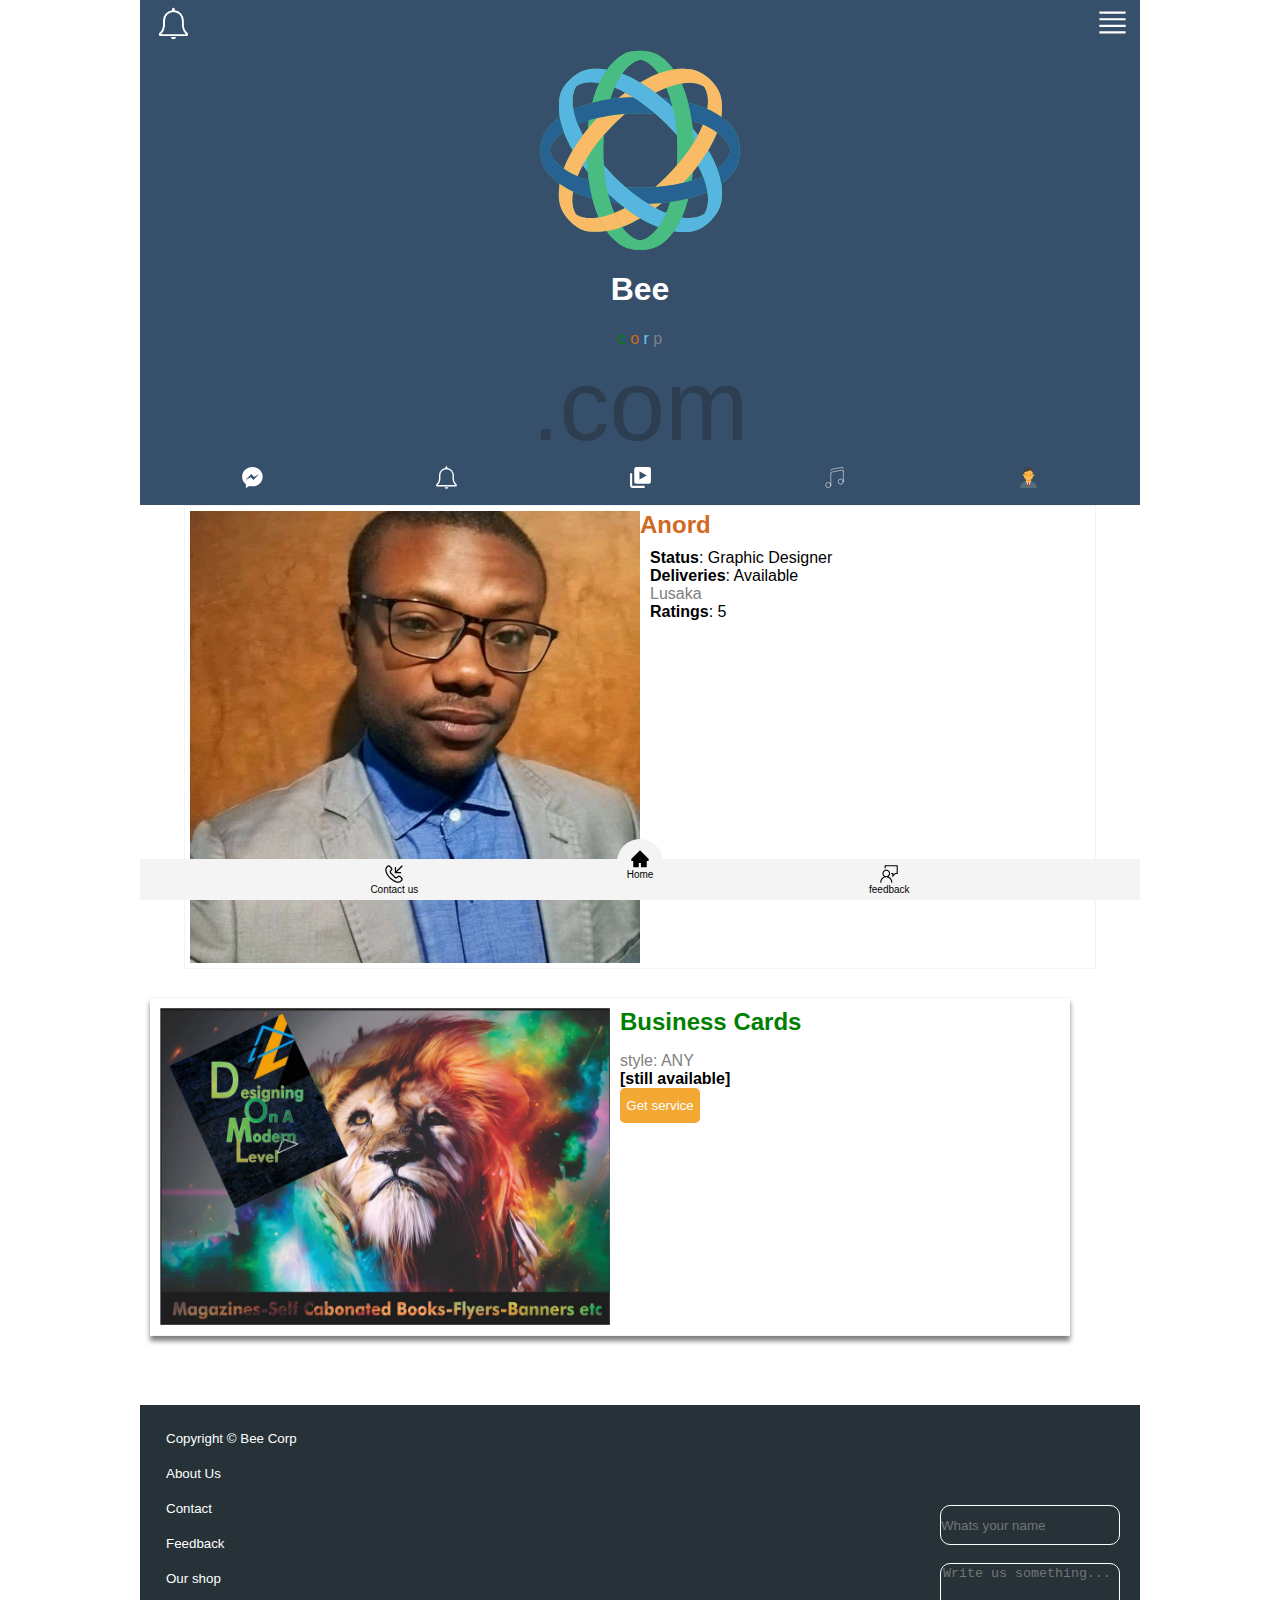
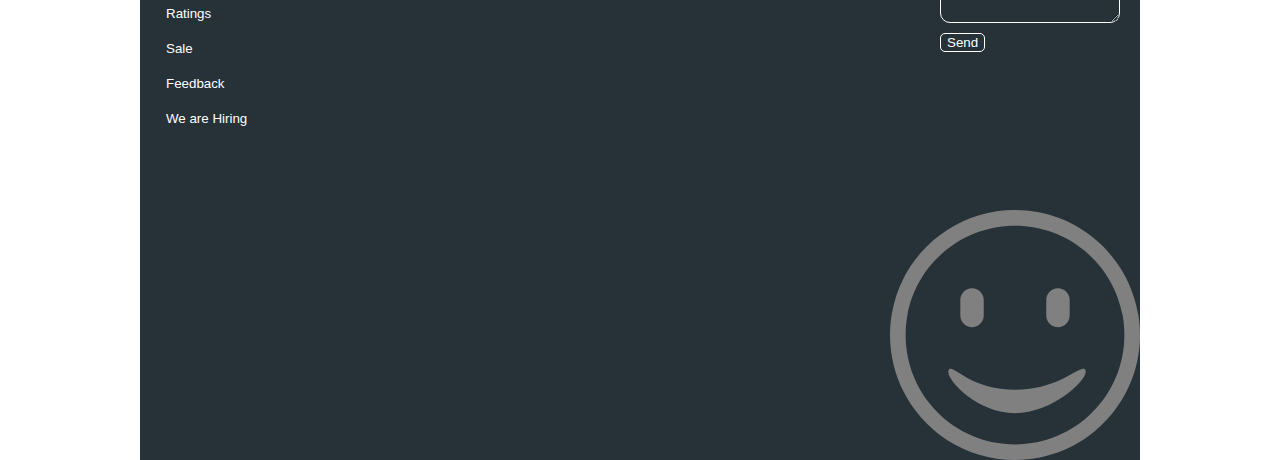
<file: graphic.html>
<html>
<head>
<title>Bee-corp | Graphicts</title>
<meta name="viewport" content="width=device-width, initial-scale=1.0">
<link rel="stylesheet" href="graphic.css">
<link>
<link rel="icon" type="image" href="20220423_143135.jpg">

<style>

</style>
</head>
<body>
<div id="container">
 <!--Navigation start-->
 <div class="nav-cont">  
 <!--Bar start-->
 
 <!--Menu navigator start-->
 <div class="menu-cont">
 <!--menu bar start-->
 <button id="menu-bar" onclick="show()">
 <svg aria-hidden="true" role="img" width="1em" height="1em" preserveAspectRatio="xMidYMid meet" viewBox="0 0 32 32"><path fill="white" d="M4 6h24v2H4zm0 18h24v2H4zm0-12h24v2H4zm0 6h24v2H4z"/></svg>  
 </button>
 <!--menu bar end-->
 
 <!--cancel bar start-->
 <button id="cancel-bar" onclick="hide()">
 <svg aria-hidden="true" role="img" width="1em" height="1em" preserveAspectRatio="xMidYMid meet" viewBox="0 0 24 24"><path fill="none" stroke="white" stroke-linecap="round" stroke-linejoin="round" stroke-width="1.5" d="M6.758 17.243L12.001 12m5.243-5.243L12 12m0 0L6.758 6.757M12.001 12l5.243 5.243"/></svg>
 </button>
 <!--cancel bar end-->
 </div>
 <!--Menu navigator end-->
 
 <!--Notifucation bar start-->
 <button id="notification-bar" onclick="showNot()">
 <svg aria-hidden="true" role="img" width="1em" height="1em" preserveAspectRatio="xMidYMid meet" viewBox="0 0 36 36"><path fill="white" d="M32.51 27.83A14.4 14.4 0 0 1 30 24.9a12.63 12.63 0 0 1-1.35-4.81v-4.94A10.81 10.81 0 0 0 19.21 4.4V3.11a1.33 1.33 0 1 0-2.67 0v1.31a10.81 10.81 0 0 0-9.33 10.73v4.94a12.63 12.63 0 0 1-1.35 4.81a14.4 14.4 0 0 1-2.47 2.93a1 1 0 0 0-.34.75v1.36a1 1 0 0 0 1 1h27.8a1 1 0 0 0 1-1v-1.36a1 1 0 0 0-.34-.75ZM5.13 28.94a16.17 16.17 0 0 0 2.44-3a14.24 14.24 0 0 0 1.65-5.85v-4.94a8.74 8.74 0 1 1 17.47 0v4.94a14.24 14.24 0 0 0 1.65 5.85a16.17 16.17 0 0 0 2.44 3Z" class="clr-i-outline clr-i-outline-path-1"/><path fill="white" d="M18 34.28A2.67 2.67 0 0 0 20.58 32h-5.26A2.67 2.67 0 0 0 18 34.28Z" class="clr-i-outline clr-i-outline-path-2"/><path fill="none" d="M0 0h36v36H0z"/></svg>   
 </button>
 
 <button id="notification-bar-cancel" onclick="hideNot()">
 <svg aria-hidden="true" role="img" width="1em" height="1em" preserveAspectRatio="xMidYMid meet" viewBox="0 0 36 36"><path fill="whie" d="M32.51 27.83A14.4 14.4 0 0 1 30 24.9a12.63 12.63 0 0 1-1.35-4.81v-4.94A10.81 10.81 0 0 0 19.21 4.4V3.11a1.33 1.33 0 1 0-2.67 0v1.31a10.81 10.81 0 0 0-9.33 10.73v4.94a12.63 12.63 0 0 1-1.35 4.81a14.4 14.4 0 0 1-2.47 2.93a1 1 0 0 0-.34.75v1.36a1 1 0 0 0 1 1h27.8a1 1 0 0 0 1-1v-1.36a1 1 0 0 0-.34-.75ZM5.13 28.94a16.17 16.17 0 0 0 2.44-3a14.24 14.24 0 0 0 1.65-5.85v-4.94a8.74 8.74 0 1 1 17.47 0v4.94a14.24 14.24 0 0 0 1.65 5.85a16.17 16.17 0 0 0 2.44 3Z" class="clr-i-outline clr-i-outline-path-1"/><path fill="white" d="M18 34.28A2.67 2.67 0 0 0 20.58 32h-5.26A2.67 2.67 0 0 0 18 34.28Z" class="clr-i-outline clr-i-outline-path-2"/><path fill="none" d="M0 0h36v36H0z"/></svg> 
 </button>
 <!--Notufucation bar end-->     
 <!--Bar end-->   
 </div>
 <!--Navigation end-->
 
 <!--JS WILL OPEN start-->
 <div style="position: relative;">
 
 <div id="menu-navigator">
 <div style="margin-bottom: 20px;">
 <a href="#.html" style="text-decoration: none;"><span id="home-svg"><svg xmlns="http://www.w3.org/2000/svg" aria-hidden="true" role="img" width="1em" height="1em" preserveAspectRatio="xMidYMid meet" viewBox="0 0 24 24"><path fill="none" stroke="white" stroke-linecap="round" stroke-linejoin="round" stroke-width="2" d="M22 20v-7.826a4 4 0 0 0-1.253-2.908l-7.373-6.968a2 2 0 0 0-2.748 0L3.253 9.266A4 4 0 0 0 2 12.174V20a2 2 0 0 0 2 2h16a2 2 0 0 0 2-2Z"/></svg></span><span id="home"></span></a>
 </div>
 
 <div style="margin-bottom: 20px;">
 <a href="#.html" style="text-decoration: none;"><span id="about-svg"><svg xmlns="http://www.w3.org/2000/svg" aria-hidden="true" role="img" width="1em" height="1em" preserveAspectRatio="xMidYMid meet" viewBox="0 0 32 32"><path fill="white" d="M16 25a6.99 6.99 0 0 1-5.833-3.129l1.666-1.107a5 5 0 0 0 8.334 0l1.666 1.107A6.99 6.99 0 0 1 16 25zm4-11a2 2 0 1 0 2 2a1.98 1.98 0 0 0-2-2zm-8 0a2 2 0 1 0 2 2a1.98 1.98 0 0 0-2-2z"/><path fill="white" d="M30 16v-2h-2v-4a4.005 4.005 0 0 0-4-4h-2V2h-2v4h-8V2h-2v4H8a4.005 4.005 0 0 0-4 4v4H2v2h2v5H2v2h2v3a4.005 4.005 0 0 0 4 4h16a4.005 4.005 0 0 0 4-4v-3h2v-2h-2v-5Zm-4 10a2.002 2.002 0 0 1-2 2H8a2.002 2.002 0 0 1-2-2V10a2.002 2.002 0 0 1 2-2h16a2.002 2.002 0 0 1 2 2Z"/></svg></span><span id="about"></span></a>
 </div>
 
 <div style="margin-bottom: 20px;">
 <a href="#.html" style="text-decoration: none;"><svg id="contact-svg" xmlns="http://www.w3.org/2000/svg" aria-hidden="true" role="img" width="1em" height="1em" preserveAspectRatio="xMidYMid meet" viewBox="0 0 24 24"><path fill="white" d="M21 2H6a2 2 0 0 0-2 2v3H2v2h2v2H2v2h2v2H2v2h2v3a2 2 0 0 0 2 2h15a1 1 0 0 0 1-1V3a1 1 0 0 0-1-1zm-8 2.999c1.648 0 3 1.351 3 3A3.012 3.012 0 0 1 13 11c-1.647 0-3-1.353-3-3.001c0-1.649 1.353-3 3-3zM19 18H7v-.75c0-2.219 2.705-4.5 6-4.5s6 2.281 6 4.5V18z"/></svg><span id="contact"></span></a>
 </div>
 
 <div style="margin-bottom: 20px;">
 <a href="#.html" style="text-decoration: none;"><svg id="upload-svg" xmlns="http://www.w3.org/2000/svg" aria-hidden="true" role="img" width="1.04em" height="1em" preserveAspectRatio="xMidYMid meet" viewBox="0 0 1664 1600"><path fill="white" d="M1280 1408q0-26-19-45t-45-19t-45 19t-19 45t19 45t45 19t45-19t19-45zm256 0q0-26-19-45t-45-19t-45 19t-19 45t19 45t45 19t45-19t19-45zm128-224v320q0 40-28 68t-68 28H96q-40 0-68-28t-28-68v-320q0-40 28-68t68-28h427q21 56 70.5 92t110.5 36h256q61 0 110.5-36t70.5-92h427q40 0 68 28t28 68zm-325-648q-17 40-59 40h-256v448q0 26-19 45t-45 19H704q-26 0-45-19t-19-45V576H384q-42 0-59-40q-17-39 14-69L787 19q18-19 45-19t45 19l448 448q31 30 14 69z"/></svg><span id="host"></span></a>
 </div>
 
 <div style="margin-bottom: 20px;">
 <a href="#.html" style="text-decoration: none;"><svg id="settings-svg" xmlns="http://www.w3.org/2000/svg" aria-hidden="true" role="img" width="1em" height="1em" preserveAspectRatio="xMidYMid meet" viewBox="0 0 24 24"><path fill="white" d="M13.82 22h-3.64a1 1 0 0 1-.977-.786l-.407-1.884a8.002 8.002 0 0 1-1.535-.887l-1.837.585a1 1 0 0 1-1.17-.453L2.43 15.424a1.006 1.006 0 0 1 .193-1.239l1.425-1.3a8.1 8.1 0 0 1 0-1.772L2.623 9.816a1.006 1.006 0 0 1-.193-1.24l1.82-3.153a1 1 0 0 1 1.17-.453l1.837.585c.244-.18.498-.348.76-.5c.253-.142.513-.271.779-.386l.408-1.882A1 1 0 0 1 10.18 2h3.64a1 1 0 0 1 .976.787l.412 1.883a8.192 8.192 0 0 1 1.535.887l1.838-.585a1 1 0 0 1 1.169.453l1.82 3.153c.232.407.152.922-.193 1.239l-1.425 1.3a8.1 8.1 0 0 1 0 1.772l1.425 1.3c.345.318.425.832.193 1.239l-1.82 3.153a1 1 0 0 1-1.17.453l-1.837-.585a7.98 7.98 0 0 1-1.534.886l-.413 1.879a1 1 0 0 1-.976.786ZM11.996 8a4 4 0 1 0 0 8a4 4 0 0 0 0-8Z"/></svg><span id="settings"></span></a>
 </div>   
 </div>
 
 <!--Notification center start-->
 <div id="notification-center">
 <h4>
 Notifications
 </h4>
 
 <a href="#.html" >
 <button>
 <em>
 <svg xmlns="http://www.w3.org/2000/svg" aria-hidden="true" role="img" width="1em" height="1em" preserveAspectRatio="xMidYMid meet" viewBox="0 0 256 256"><path fill="#49BC82" d="M194.21 167.138a253.78 253.78 0 0 0 1.263-10.796a285.85 285.85 0 0 1-12.101 13.716c3.757-.885 7.37-1.861 10.838-2.92ZM62.567 90.053a246.605 246.605 0 0 0-1.306 10.705a271.697 271.697 0 0 1 11.938-13.62a176.374 176.374 0 0 0-10.632 2.915Zm134.05 28.778a171.516 171.516 0 0 0 5.623-9.789a253.229 253.229 0 0 0-6.84-8.632a270.927 270.927 0 0 1 1.217 18.42ZM54.646 147.619c2.09 2.8 4.273 5.597 6.548 8.383A285.513 285.513 0 0 1 60.08 138.1a176.992 176.992 0 0 0-5.434 9.52Zm112.021 46.91c-1.576 5.02-3.315 9.735-5.207 14.097c-3.004 6.928-6.378 12.972-10.02 18.039c-6.914 9.62-14.794 15.68-22.984 17.27c-8.626-1.857-16.634-7.954-23.53-17.488c-6.782 2.546-13.407 4.353-19.788 5.36c2.06 2.852 4.239 5.497 6.549 7.889c9.93 10.279 18.6 16.138 36.663 16.138c18.063 0 28.292-6.633 38.543-18.168a74.132 74.132 0 0 0 4.446-5.55c3.807-5.218 7.195-11.18 10.153-17.787c3.285-7.342 6.042-15.473 8.272-24.234c-7.293 1.845-15.02 3.324-23.097 4.434Zm-.151-175.103C156.19 7.628 146.2.83 128.35.83c-17.85 0-24.2 5.023-33.67 13.926c-3.231 3.038-6.245 6.542-9.05 10.439c-3.655 5.079-6.942 10.845-9.847 17.204c-3.453 7.557-6.365 15.943-8.714 24.997c7.234-1.888 14.89-3.416 22.892-4.57c1.615-5.235 3.41-10.145 5.372-14.674c2.918-6.74 6.194-12.647 9.732-17.645c6.988-9.876 15.007-16.165 23.39-17.989c8.312 1.543 16.305 7.736 23.292 17.606c6.534-2.476 12.923-4.238 19.1-5.237a77.586 77.586 0 0 0-4.332-5.46Zm.418 43.301c-3.449-.478-6.96-.889-10.528-1.231a271.23 271.23 0 0 1 13.413 11.766a176.4 176.4 0 0 0-2.885-10.535ZM89.848 194.37c3.594.52 7.253.97 10.977 1.34A285.751 285.751 0 0 1 86.9 183.434a172.75 172.75 0 0 0 2.949 10.936Zm143.066-15.982a73.916 73.916 0 0 0-.75-6.873c-.982-6.389-2.789-13.008-5.362-19.782c-2.896-7.622-6.755-15.436-11.453-23.325c-3.844 6.466-8.257 12.983-13.178 19.484c2.507 4.79 4.663 9.473 6.445 14.009c2.764 7.03 4.642 13.698 5.63 19.856c1.86 11.595.56 21.37-4.078 28.243c-7.343 4.742-17.198 6.116-28.676 4.329c-2.958 6.607-6.346 12.569-10.153 17.786c3.343.523 6.627.832 9.831.888c14.29.247 24.565-1.741 37.337-14.513c12.773-12.773 15.315-24.697 14.407-40.102ZM78.33 24.337c-15.644-1.041-27.514 1.215-40.137 13.838c-12.622 12.622-13.56 20.662-13.96 33.654c-.138 4.494.217 9.169 1.012 13.975c1.021 6.17 2.786 12.565 5.236 19.106c2.874 7.673 6.688 15.545 11.348 23.49c3.788-6.445 8.128-12.935 12.974-19.402c-2.483-4.714-4.636-9.332-6.415-13.806c-2.713-6.823-4.585-13.31-5.637-19.346c-2.095-12.022-.886-22.22 3.782-29.482c7.034-4.831 17.185-6.084 29.252-3.965c2.905-6.359 6.192-12.125 9.847-17.204a77.58 77.58 0 0 0-7.302-.858Zm117.072 76.073a247.36 247.36 0 0 0-1.244-10.215c-1.16-8.087-2.704-15.823-4.613-23.127c-2.29-8.764-5.107-16.903-8.435-24.26c-6.025 1.018-12.527 2.873-19.373 5.571c1.893 4.439 3.628 9.242 5.198 14.348a176.4 176.4 0 0 1 2.885 10.535c.898 3.727 1.707 7.59 2.422 11.578c1.366 7.602 2.38 15.66 3 24.098a263.7 263.7 0 0 1 .71 19.288c0 6.678-.257 13.157-.722 19.435c5.6-6.463 10.652-12.912 15.103-19.27a198.948 198.948 0 0 0 6.285-9.56a270.927 270.927 0 0 0-1.216-18.421ZM89.848 194.37a172.75 172.75 0 0 1-2.95-10.936c-.847-3.6-1.62-7.318-2.297-11.169c-1.362-7.738-2.356-15.976-2.96-24.622a278.079 278.079 0 0 1-.68-19.417c0-6.667.255-13.129.714-19.385c-5.615 6.484-10.665 12.978-15.136 19.397a202.161 202.161 0 0 0-6.459 9.862c.19 6.098.564 12.073 1.114 17.902c.349 3.693.763 7.331 1.255 10.896c1.104 7.99 2.572 15.637 4.395 22.86c2.243 8.882 5.03 17.117 8.354 24.547c6.17-1.025 12.821-2.917 19.827-5.696c-1.893-4.403-3.623-9.161-5.177-14.24ZM109.133 54.6a254.63 254.63 0 0 0-8.786 6.957a271.21 271.21 0 0 1 18.813-1.232a176.243 176.243 0 0 0-10.027-5.724ZM46.3 210.426c-4.83-7.033-6.084-17.185-3.963-29.252c-6.36-2.904-12.127-6.192-17.205-9.847c-.403 2.471-.7 4.91-.859 7.302c-1.04 15.644 1.216 27.515 13.838 40.136c12.622 12.622 20.662 13.56 33.655 13.96c4.306.133 8.777-.19 13.372-.916c-3.721-5.151-7.038-11.015-9.94-17.503c-11.767 1.954-21.753.711-28.898-3.88Zm62.65-8.279c-4.756 2.508-9.414 4.673-13.925 6.463c2.94 6.835 6.265 12.813 9.901 17.838c7.606-2.854 15.407-6.634 23.28-11.243c-6.392-3.819-12.83-8.189-19.256-13.058Zm38.762.048a246.148 246.148 0 0 0 8.227-6.43c-5.705.537-11.551.905-17.515 1.099a171.93 171.93 0 0 0 9.288 5.331Zm-52.687 6.415c-7.006 2.78-13.658 4.67-19.827 5.696c2.902 6.488 6.219 12.352 9.94 17.503c6.38-1.008 13.006-2.815 19.788-5.36c-3.636-5.026-6.962-11.004-9.901-17.839Zm123.4-170.16c-12.771-12.771-24.695-15.314-40.1-14.407a74.41 74.41 0 0 0-7.476.845c-6.178.999-12.567 2.761-19.1 5.237c-7.692 2.916-15.578 6.813-23.539 11.564c6.52 3.814 13.087 8.193 19.632 13.09c4.749-2.485 9.395-4.626 13.894-6.399c6.846-2.698 13.348-4.553 19.373-5.57c11.85-2 21.84-.735 28.827 3.98c4.743 7.343 6.116 17.198 4.329 28.676c6.607 2.959 12.569 6.345 17.788 10.154c.523-3.344.831-6.629.886-9.833c.248-14.29-1.74-24.564-14.513-37.336Zm-9.863 57.048c-1.755 4.394-3.869 8.92-6.322 13.545a171.516 171.516 0 0 1-5.623 9.789a198.948 198.948 0 0 1-6.285 9.56c-4.451 6.358-9.503 12.807-15.103 19.27a277.269 277.269 0 0 1-13.527 14.53a264.365 264.365 0 0 1-14.122 13.126c8.61-.602 16.815-1.592 24.526-2.945a198.742 198.742 0 0 0 11.266-2.314a285.397 285.397 0 0 0 12.101-13.716a254.703 254.703 0 0 0 6.698-8.45c4.921-6.501 9.334-13.018 13.178-19.484c4.603-7.74 8.386-15.406 11.252-22.892c-5.065-3.64-11.11-7.015-18.039-10.019ZM84.68 84.732a201.191 201.191 0 0 0-11.48 2.406a271.697 271.697 0 0 0-11.94 13.62a245.339 245.339 0 0 0-6.458 8.24c-4.846 6.467-9.186 12.957-12.974 19.401c-4.67 7.944-8.5 15.818-11.384 23.492c4.999 3.538 10.904 6.814 17.645 9.733c1.819-4.536 4.018-9.221 6.557-14.005a176.992 176.992 0 0 1 5.434-9.52a202.161 202.161 0 0 1 6.46-9.86c4.47-6.42 9.52-12.914 15.135-19.398a262.533 262.533 0 0 1 27.2-27.124c-8.473.621-16.565 1.641-24.195 3.015Zm152.922 5.331a74.053 74.053 0 0 0-5.55-4.444c-5.218-3.809-11.18-7.195-17.787-10.154c-7.477-3.347-15.773-6.146-24.721-8.397c1.91 7.304 3.452 15.04 4.613 23.127c5.135 1.6 9.954 3.372 14.405 5.302c6.928 3.004 12.974 6.378 18.039 10.019c9.62 6.915 15.68 14.795 17.27 22.985c-1.83 8.502-7.772 16.404-17.069 23.232c2.573 6.774 4.38 13.393 5.362 19.782c2.692-1.97 5.194-4.048 7.468-6.245c10.28-9.929 16.139-18.6 16.139-36.663c0-18.063-6.634-28.292-18.17-38.544ZM62.449 166.898c-5.116-1.59-9.921-3.352-14.36-5.274c-6.74-2.919-12.646-6.195-17.645-9.733c-9.875-6.989-16.166-15.007-17.99-23.39c1.565-8.43 7.908-16.533 18.026-23.59c-2.45-6.542-4.215-12.937-5.236-19.107a77.627 77.627 0 0 0-5.88 4.638C7.564 100.767.766 110.757.766 128.607c0 17.85 5.022 24.198 13.926 33.67c3.038 3.23 6.542 6.245 10.439 9.049c5.078 3.655 10.845 6.943 17.205 9.847c7.419 3.39 15.64 6.259 24.507 8.585c-1.823-7.223-3.291-14.87-4.395-22.86Zm66.09-100.422a202.323 202.323 0 0 0-9.38-6.15c-6.414.199-12.695.613-18.812 1.23c-3.52.356-6.983.779-10.385 1.27c-8.001 1.154-15.658 2.682-22.892 4.57c-8.787 2.293-16.947 5.115-24.32 8.45c1.052 6.035 2.924 12.523 5.637 19.346c4.392-1.87 9.137-3.586 14.18-5.139a176.82 176.82 0 0 1 10.632-2.915c3.698-.89 7.528-1.695 11.481-2.406c7.63-1.374 15.722-2.394 24.196-3.015c6.233-.458 12.663-.71 19.286-.71c6.877 0 13.541.273 19.993.765c-6.556-5.681-13.125-10.786-19.615-15.296Zm80.077 95.425c-4.45 1.917-9.265 3.667-14.406 5.237a172.338 172.338 0 0 1-10.838 2.92a199.908 199.908 0 0 1-11.266 2.314c-7.711 1.353-15.915 2.343-24.526 2.945c-6.265.438-12.737.679-19.418.679a265.65 265.65 0 0 1-18.828-.67c6.39 5.534 12.766 10.53 19.054 14.94a198.754 198.754 0 0 0 10.036 6.597a285.56 285.56 0 0 0 17.515-1.1a254.65 254.65 0 0 0 10.728-1.234c8.076-1.11 15.804-2.589 23.097-4.434c8.858-2.24 17.07-5.022 24.482-8.338c-.988-6.158-2.866-12.826-5.63-19.856Zm-60.904 40.293a171.93 171.93 0 0 1-9.288-5.331a198.754 198.754 0 0 1-10.036-6.596c-6.288-4.411-12.664-9.407-19.054-14.942a277.803 277.803 0 0 1-14.568-13.56a264.355 264.355 0 0 1-13.126-14.122c.605 8.646 1.599 16.884 2.96 24.622a198.78 198.78 0 0 0 2.299 11.17a285.751 285.751 0 0 0 13.926 12.275a253.569 253.569 0 0 0 8.125 6.436c6.425 4.87 12.864 9.24 19.256 13.058c7.857 4.695 15.64 8.552 23.234 11.46c3.642-5.066 7.016-11.11 10.02-18.038c-4.458-1.781-9.053-3.933-13.748-6.432Zm24.53-117.354a200.474 200.474 0 0 0-2.423-11.578a271.23 271.23 0 0 0-13.413-11.766a246.07 246.07 0 0 0-8.564-6.718c-6.545-4.897-13.112-9.276-19.632-13.09c-7.826-4.576-15.582-8.338-23.144-11.181c-3.538 4.998-6.814 10.905-9.732 17.645c4.47 1.793 9.086 3.957 13.799 6.449a176.147 176.147 0 0 1 10.027 5.724c3.1 1.908 6.23 3.964 9.38 6.151c6.49 4.51 13.059 9.615 19.615 15.296a262.915 262.915 0 0 1 27.085 27.167c-.62-8.439-1.633-16.497-2.999-24.1Z"/><path fill="#49BC82" d="M194.21 167.138a253.78 253.78 0 0 0 1.263-10.796a285.85 285.85 0 0 1-12.101 13.716c3.757-.885 7.37-1.861 10.838-2.92M62.567 90.053a246.605 246.605 0 0 0-1.306 10.705a271.697 271.697 0 0 1 11.938-13.62a176.374 176.374 0 0 0-10.632 2.915"/><path fill="#57B6DF" d="M196.617 118.83a171.516 171.516 0 0 0 5.623-9.788a253.229 253.229 0 0 0-6.84-8.632a270.927 270.927 0 0 1 1.217 18.42M54.646 147.62a244.25 244.25 0 0 0 6.548 8.382A285.513 285.513 0 0 1 60.08 138.1a176.992 176.992 0 0 0-5.434 9.52"/><path fill="#49BC82" d="M166.667 194.53c-1.576 5.019-3.315 9.734-5.207 14.096c-3.004 6.928-6.378 12.972-10.02 18.039c-6.914 9.62-14.794 15.68-22.984 17.27c-8.626-1.857-16.634-7.954-23.53-17.488c-6.782 2.546-13.407 4.353-19.788 5.36c2.06 2.852 4.239 5.497 6.549 7.889c9.93 10.279 18.6 16.138 36.663 16.138c18.063 0 28.292-6.633 38.543-18.168a74.132 74.132 0 0 0 4.446-5.55c3.807-5.218 7.195-11.18 10.153-17.787c3.285-7.342 6.042-15.473 8.272-24.234c-7.293 1.845-15.02 3.324-23.097 4.434m-.151-175.103C156.19 7.628 146.2.83 128.35.83c-17.85 0-24.2 5.023-33.67 13.926c-3.231 3.038-6.245 6.542-9.05 10.439c-3.655 5.079-6.942 10.845-9.847 17.204c-3.453 7.557-6.365 15.943-8.714 24.997c7.234-1.888 14.89-3.416 22.892-4.57c1.615-5.235 3.41-10.145 5.372-14.674c2.918-6.74 6.194-12.647 9.732-17.645c6.988-9.876 15.007-16.165 23.39-17.989c8.312 1.543 16.305 7.736 23.292 17.606c6.534-2.476 12.923-4.238 19.1-5.237a77.586 77.586 0 0 0-4.332-5.46"/><path fill="#276392" d="M166.934 62.727c-3.449-.478-6.96-.889-10.528-1.231a271.23 271.23 0 0 1 13.413 11.766a176.4 176.4 0 0 0-2.885-10.535M89.848 194.37c3.594.52 7.253.97 10.977 1.34A285.751 285.751 0 0 1 86.9 183.434a172.75 172.75 0 0 0 2.949 10.936"/><path fill="#57B6DF" d="M232.914 178.388a73.916 73.916 0 0 0-.75-6.873c-.982-6.389-2.789-13.008-5.362-19.782c-2.896-7.622-6.755-15.436-11.453-23.325c-3.844 6.466-8.257 12.983-13.178 19.484c2.507 4.79 4.663 9.473 6.445 14.009c2.764 7.03 4.642 13.698 5.63 19.856c1.86 11.595.56 21.37-4.078 28.243c-7.343 4.742-17.198 6.116-28.676 4.329c-2.958 6.607-6.346 12.569-10.153 17.786c3.343.523 6.627.832 9.831.888c14.29.247 24.565-1.741 37.337-14.513c12.773-12.773 15.315-24.697 14.407-40.102M78.329 24.337c-15.644-1.041-27.514 1.215-40.137 13.838c-12.622 12.622-13.56 20.662-13.96 33.654c-.138 4.494.217 9.169 1.012 13.975c1.021 6.17 2.786 12.565 5.236 19.106c2.874 7.673 6.688 15.545 11.348 23.49c3.788-6.445 8.128-12.935 12.974-19.402c-2.483-4.714-4.636-9.332-6.415-13.806c-2.713-6.823-4.585-13.31-5.637-19.346c-2.095-12.022-.886-22.22 3.782-29.482c7.034-4.831 17.185-6.084 29.252-3.965c2.905-6.359 6.192-12.125 9.847-17.204a77.58 77.58 0 0 0-7.302-.858"/><path fill="#49BC82" d="M195.4 100.41c-.349-3.46-.763-6.868-1.243-10.215c-1.16-8.087-2.704-15.823-4.613-23.127c-2.29-8.764-5.107-16.903-8.435-24.26c-6.025 1.018-12.527 2.873-19.373 5.571c1.893 4.439 3.628 9.242 5.198 14.348a176.4 176.4 0 0 1 2.885 10.535c.898 3.727 1.707 7.59 2.422 11.578c1.366 7.602 2.38 15.66 3 24.098a263.7 263.7 0 0 1 .71 19.288c0 6.678-.257 13.157-.722 19.435c5.6-6.463 10.652-12.912 15.103-19.27a198.948 198.948 0 0 0 6.285-9.56a270.927 270.927 0 0 0-1.216-18.421M89.848 194.37a172.75 172.75 0 0 1-2.95-10.936c-.847-3.6-1.62-7.318-2.297-11.169c-1.362-7.738-2.356-15.976-2.96-24.622a278.079 278.079 0 0 1-.68-19.417c0-6.667.255-13.129.714-19.385c-5.615 6.484-10.665 12.978-15.136 19.397a202.161 202.161 0 0 0-6.459 9.862c.19 6.098.564 12.073 1.114 17.902c.349 3.693.763 7.331 1.255 10.896c1.104 7.99 2.572 15.637 4.395 22.86c2.243 8.882 5.03 17.117 8.354 24.547c6.17-1.025 12.821-2.917 19.827-5.696c-1.893-4.403-3.623-9.161-5.177-14.24"/><path fill="#FABB66" d="M109.133 54.6a254.63 254.63 0 0 0-8.786 6.957a271.21 271.21 0 0 1 18.813-1.232a176.243 176.243 0 0 0-10.027-5.724M46.3 210.425c-4.83-7.033-6.084-17.185-3.963-29.252c-6.36-2.904-12.127-6.192-17.205-9.847c-.403 2.471-.7 4.91-.859 7.302c-1.04 15.644 1.216 27.515 13.838 40.136c12.622 12.622 20.662 13.56 33.655 13.96c4.306.133 8.777-.19 13.372-.916c-3.721-5.151-7.038-11.015-9.94-17.503c-11.767 1.954-21.753.711-28.898-3.88m62.65-8.279c-4.756 2.508-9.414 4.673-13.925 6.463c2.94 6.835 6.265 12.813 9.901 17.838c7.606-2.854 15.407-6.634 23.28-11.243c-6.392-3.819-12.83-8.189-19.256-13.058m38.762.048a246.148 246.148 0 0 0 8.227-6.43c-5.705.537-11.551.905-17.515 1.099a171.93 171.93 0 0 0 9.288 5.331"/><path fill="#FABB66" d="M95.025 208.61c-7.006 2.778-13.658 4.67-19.827 5.695c2.902 6.488 6.219 12.352 9.94 17.503c6.38-1.008 13.006-2.815 19.788-5.36c-3.636-5.026-6.962-11.004-9.901-17.839M218.426 38.45c-12.772-12.772-24.696-15.315-40.102-14.408a74.41 74.41 0 0 0-7.475.845c-6.178.999-12.567 2.761-19.1 5.237c-7.692 2.916-15.578 6.813-23.539 11.564c6.52 3.814 13.087 8.193 19.632 13.09c4.749-2.485 9.395-4.626 13.894-6.399c6.846-2.698 13.348-4.553 19.373-5.57c11.85-2 21.84-.735 28.827 3.98c4.743 7.343 6.116 17.198 4.329 28.676c6.607 2.959 12.569 6.345 17.788 10.154c.523-3.344.831-6.629.886-9.833c.248-14.29-1.74-24.564-14.513-37.336m-9.864 57.047c-1.755 4.394-3.869 8.92-6.322 13.545a171.516 171.516 0 0 1-5.623 9.789a198.948 198.948 0 0 1-6.285 9.56c-4.451 6.358-9.503 12.807-15.103 19.27a277.269 277.269 0 0 1-13.527 14.53a264.365 264.365 0 0 1-14.122 13.126c8.61-.602 16.815-1.592 24.526-2.945a198.742 198.742 0 0 0 11.266-2.314a285.397 285.397 0 0 0 12.101-13.716a254.703 254.703 0 0 0 6.698-8.45c4.921-6.501 9.334-13.018 13.178-19.484c4.603-7.74 8.386-15.406 11.252-22.892c-5.065-3.64-11.11-7.015-18.039-10.019M84.68 84.732a201.191 201.191 0 0 0-11.48 2.406a271.697 271.697 0 0 0-11.94 13.62a245.339 245.339 0 0 0-6.458 8.24c-4.846 6.467-9.186 12.957-12.974 19.401c-4.67 7.944-8.5 15.818-11.384 23.492c4.999 3.538 10.904 6.814 17.645 9.733c1.819-4.536 4.018-9.221 6.557-14.005a176.992 176.992 0 0 1 5.434-9.52a202.161 202.161 0 0 1 6.46-9.86c4.47-6.42 9.52-12.914 15.135-19.398a262.533 262.533 0 0 1 27.2-27.124c-8.473.621-16.565 1.641-24.195 3.015"/><path fill="#276392" d="M237.602 90.063a74.053 74.053 0 0 0-5.55-4.444c-5.218-3.809-11.18-7.195-17.787-10.154c-7.477-3.347-15.773-6.146-24.721-8.397c1.91 7.304 3.452 15.04 4.613 23.127c5.135 1.6 9.954 3.372 14.405 5.302c6.928 3.004 12.974 6.378 18.039 10.019c9.62 6.915 15.68 14.795 17.27 22.985c-1.83 8.502-7.772 16.404-17.069 23.232c2.573 6.774 4.38 13.393 5.362 19.782c2.692-1.97 5.194-4.048 7.468-6.245c10.28-9.929 16.139-18.6 16.139-36.663c0-18.063-6.634-28.292-18.17-38.544M62.45 166.898c-5.117-1.59-9.922-3.352-14.36-5.274c-6.742-2.919-12.647-6.195-17.646-9.733c-9.875-6.989-16.166-15.007-17.99-23.39c1.565-8.43 7.908-16.533 18.026-23.59c-2.45-6.542-4.215-12.937-5.236-19.107a77.627 77.627 0 0 0-5.88 4.638C7.564 100.767.766 110.757.766 128.607c0 17.85 5.022 24.198 13.926 33.67c3.038 3.23 6.542 6.245 10.439 9.049c5.078 3.655 10.845 6.943 17.205 9.847c7.419 3.39 15.64 6.259 24.507 8.585c-1.823-7.223-3.291-14.87-4.395-22.86M128.54 66.476a202.323 202.323 0 0 0-9.38-6.15c-6.415.199-12.696.613-18.813 1.23c-3.52.356-6.983.779-10.385 1.27c-8.001 1.154-15.658 2.682-22.892 4.57c-8.787 2.293-16.947 5.115-24.32 8.45c1.052 6.035 2.924 12.523 5.637 19.346c4.392-1.87 9.137-3.586 14.18-5.139a176.82 176.82 0 0 1 10.632-2.915c3.698-.89 7.528-1.695 11.481-2.406c7.63-1.374 15.722-2.394 24.196-3.015c6.233-.458 12.663-.71 19.286-.71c6.877 0 13.541.273 19.993.765c-6.556-5.681-13.125-10.786-19.615-15.296m80.076 95.424c-4.45 1.918-9.265 3.668-14.406 5.238a172.338 172.338 0 0 1-10.838 2.92a199.908 199.908 0 0 1-11.266 2.314c-7.711 1.353-15.915 2.343-24.526 2.945c-6.265.438-12.737.679-19.418.679a265.65 265.65 0 0 1-18.828-.67c6.39 5.534 12.766 10.53 19.054 14.94a198.754 198.754 0 0 0 10.036 6.597a285.56 285.56 0 0 0 17.515-1.1a254.65 254.65 0 0 0 10.728-1.234c8.076-1.11 15.804-2.589 23.097-4.434c8.858-2.24 17.07-5.022 24.482-8.338c-.988-6.158-2.866-12.826-5.63-19.856"/><path fill="#57B6DF" d="M147.712 202.194a171.93 171.93 0 0 1-9.288-5.331a198.754 198.754 0 0 1-10.036-6.596c-6.288-4.411-12.664-9.407-19.054-14.942a277.803 277.803 0 0 1-14.568-13.56a264.355 264.355 0 0 1-13.126-14.122c.605 8.646 1.599 16.884 2.96 24.622a198.78 198.78 0 0 0 2.299 11.17a285.751 285.751 0 0 0 13.926 12.275a253.569 253.569 0 0 0 8.125 6.436c6.425 4.87 12.864 9.24 19.256 13.058c7.857 4.695 15.64 8.552 23.234 11.46c3.642-5.066 7.016-11.11 10.02-18.038c-4.458-1.781-9.053-3.933-13.748-6.432M172.241 84.84a200.474 200.474 0 0 0-2.422-11.578a271.23 271.23 0 0 0-13.413-11.766a246.07 246.07 0 0 0-8.564-6.718c-6.545-4.897-13.112-9.276-19.632-13.09c-7.826-4.576-15.582-8.338-23.144-11.181c-3.538 4.998-6.814 10.905-9.732 17.645c4.47 1.793 9.086 3.957 13.799 6.449a176.147 176.147 0 0 1 10.027 5.724c3.1 1.908 6.23 3.964 9.38 6.151c6.49 4.51 13.059 9.615 19.615 15.296a262.915 262.915 0 0 1 27.085 27.167c-.62-8.439-1.633-16.497-2.999-24.1"/></svg>
 Message
 </em>
 </button>
 </a>
 
 <br>
 
 <a href="#.html" >
 <button>
 <em>
 <svg xmlns="http://www.w3.org/2000/svg" aria-hidden="true" role="img" width="1em" height="1em" preserveAspectRatio="xMidYMid meet" viewBox="0 0 128 128"><path fill="#5C6063" d="M111.81 64.6s11.48-1.47 11.83-.66c.56 1.31-7.79 10.14-7.79 10.14l-4.04-9.48z"/><path fill="#FCD41E" d="M70.05 68.08s6.01-7.13 17.18-9.57S112 60.57 115 68.17c3.24 8.21 2.07 17.42-3.38 24.03c-5.73 6.95-14.55 14.36-29.38 13.23c-11.77-.89-15.49-5.82-15.49-5.82l3.3-31.53z"/><path fill="#414340" d="M99.05 76.34c2.94 7.73 3.57 15.39 3.47 19.24c-.09 3.85-.38 5.16-.38 5.16s3.94-2.53 6.38-4.88c2.11-2.03 3.66-4.22 3.66-4.22s1.03-11.17-3-20.55s-12.38-13.1-12.38-13.1s-2.86-.61-6.1-.23c-3.2.37-7.13 1.78-7.13 1.78s10.69 4.22 15.48 16.8zM74.83 63.85s6.85 3.66 11.26 14.08c4.69 11.07 3.75 27.41 3.75 27.41s-2.91.45-6.1.38c-2.06-.05-5.73-.8-5.73-.8S79.06 91.73 75.3 83c-1.67-3.87-5.91-8.73-5.91-8.73L70 67.7l4.83-3.85z"/><path fill="#5A6066" d="M39.92 89.57s-4.97 2.16-9.48 3.1c-4.5.94-8.26 1.03-9.57 1.13c-1.31.09-3 .66-2.72 3.57c.24 2.53 3.94 2.27 6.19 2.16c3.66-.19 8.82-1.13 13.33-2.72s9.1-4.04 9.1-4.04l-6.85-3.2z"/><path fill="#6DA3AF" d="M66.25 65.26s21.68-27.59 24.64-31.53c2.96-3.94 7.32-10.98 12.25-11.12c4.93-.14 9.43 4.36 11.68 10.98s2.39 13.29-1.13 17.74c-4.79 6.05-18.02 15.35-28.44 18.02c-10.42 2.67-16.47 3.38-16.47 3.38l-2.53-7.47z" opacity=".7"/><path fill="#A1C5CB" d="M65.4 63.29s15.2-26.47 18.44-32.8c3.24-6.34 6.19-12.25 5.35-16.26c-.68-3.22-7.04-6.55-15.77-5.28S57.17 13.79 56.11 21.9c-1.13 8.59-.56 33.22-.56 33.22l-1.27 12.11l11.26 1.69l-.14-5.63z" opacity=".7"/><path d="M14.09 47.45s-5.84-4.08-7.95 4.65c-2.45 10.09 5.06 8.3 5.06 8.3l2.89-12.95z"/><path fill="#848484" d="M30.91 37.53s-1.41-6.97-3.8-11.9s-5.62-8.26-7.18-9.08c-1.62-.84-5.95-1.35-10.21-1.48c-2.89-.09-5.7-.14-5.7 2.04c0 2.54 3.24 2.87 5.49 3.1c3.24.33 6.67.75 7.88 1.06c2.25.56 5.14 6.19 6.05 8.73c.92 2.53 2.6 9.08 2.6 9.08l4.87-1.55z"/><path fill="#FE8D00" d="m58.64 59.21l2.53 4.36s4.22-3.52 4.86-3.45c.63.07 1.76 5.91 1.76 5.91s3.94-.99 4.5-.63c.56.35.28 4.58.28 4.58s4.93.28 5.07.7c.14.42-2.18 4.36-2.18 4.36s3.94 2.39 3.87 3.03c-.07.63-3.38 3.24-3.38 3.24s3.1 3.52 2.82 4.43s-4.72 1.13-4.72 1.13s1.06 4.58.77 5c-.28.42-5.21.35-5.21.35s2.39 3.87 2.04 4.29s-7.63 1.92-7.63 1.92s-3.66 4.08-6.31 4.62c-2.62.53-3.82-.07-3.82-.07l-3.07-3.03s-6.83.63-7.46.21c-.63-.42-.77-8.45-.77-8.45s-4.36.33-4.65-.21s.63-5 .63-5l11.4-18.16l8.67-9.13z"/><path fill="#848484" d="M49.42 94.54c-2.72-1.93-5.85 1.86-7.53 3.17c-2.53 1.97-4.93 5.42-13.16 7.6c-4.84 1.28-4.58 3.03-4.08 4.65c.62 2.04 3.59 1.83 7.18.84s7.77-3.23 9.43-4.43c2.04-1.48 6.9-6.05 7.81-6.9c.92-.84 2.53-3.38.35-4.93zm7.6 2.18c-2.29-.93-3.8.7-5 4.08s-3.45 9.64-4.5 12.04c-1.06 2.39-3.77 6.88-.77 8.38c3.24 1.62 4.72-1.27 5.63-3.24s3.66-8.52 4.43-11.12c.77-2.6 1.2-4.01 1.55-5c.35-.98 1.27-4.08-1.34-5.14zm7.82-.35c-3.2.43-2.6 4.22-2.39 6.97c.21 2.75.63 11.61.49 13.44s0 4.93 3.24 4.86c3.24-.07 3.1-3.66 3.17-4.79s-.49-11.97-.56-13.66c-.08-1.68.2-7.38-3.95-6.82z"/><path fill="#FEBB00" d="M15.71 43.51c-5.04 5.23-8.46 20.64-5.28 29.63c3.24 9.15 9.85 15.42 21.68 15.91s22.17-6.9 25.9-19.64c3.57-12.2-.97-27.23-13.94-31.82c-10.34-3.65-20.9-1.82-28.36 5.92z"/><path d="M44.57 59.35c0 5.33-4.19 9.65-9.36 9.65s-9.36-3.38-9.36-9.65c0-5.33 4.19-9.71 9.36-9.65c5.77.07 9.36 4.32 9.36 9.65z"/><path fill="#FE8D00" d="M13.24 74.67c.74-.74 2.46-3.45 4.22-1.62s-1.34 4.15-1.9 4.65c-.75.66-2.25 1.06-3.03-.07c-.53-.78-.2-2.05.71-2.96z"/><path fill="#848484" d="M27.25 12.75c-.26 1.95.73 2.55 3.31 3.24c2.34.62 7.1 1.75 8.24 2.53c.92.63 3.17 6.41 3.73 13.51c.29 3.68.14 7.18 0 9.92c-.12 2.28.35 3.8 2.18 4.08c1.66.26 3-.87 3.24-4.08c.28-3.87.5-5.94 0-10.98c-.38-3.83-1.03-6.99-2.25-11.12c-1-3.38-2.57-5.19-4.15-6.34c-1.91-1.37-6.05-2.18-9.43-2.53c-2.84-.28-4.59-.32-4.87 1.77z"/></svg>  
 Old Versions
 </em>
 </button>
 </a>
 
 <br>
 
 <a href="#.html" >
 <button>
 <em>
 <svg xmlns="http://www.w3.org/2000/svg" aria-hidden="true" role="img" width="0.87em" height="1em" preserveAspectRatio="xMidYMid meet" viewBox="0 0 256 296"><defs><linearGradient id="svgIDa" x1="20.394%" x2="79.571%" y1="15.849%" y2="84.151%"><stop offset="21.45%" stop-color="#0075C9"/><stop offset="70.67%" stop-color="#80BC00"/><stop offset="100%" stop-color="#FDE021"/></linearGradient></defs><path fill="url(#svgIDa)" fill-rule="evenodd" d="M255.06 73.398L128.752.47l-.846-.47l-.846.47L1.504 73.022l-.658.376l-.846.47v147.736l.846.47L127.154 295l.846.47l.846-.47l124.617-71.894l1.691-.94l.846-.47V73.868l-.94-.47ZM115.313 18.89l-30.92 53.474H22.65l92.664-53.474ZM79.319 81.198l-14.473 25.093l-43.419-25.093H79.32ZM68.04 118.226l51.031 29.51l-51.03 29.51l-17.011-29.51l17.01-29.51Zm-7.518-4.323L46.05 138.996L17.01 88.81l43.513 25.092ZM10.056 94.261l30.919 53.475l-30.92 53.474V94.261Zm35.9 62.309l14.473 25.092l-43.419 25.093l28.946-50.185Zm18.89 32.61l14.473 25.093H21.427l43.419-25.092Zm-42.197 33.927h61.745l30.919 53.474l-92.664-53.474Zm100.934 50.185l-28.946-50.185h28.946v50.185Zm0-59.019H89.468l-17.01-29.51l51.031-29.509v59.02h.094Zm0-74.15l-51.03-29.51l17.01-29.509h34.02v59.02Zm0-67.759H94.637l28.946-50.185v50.185Zm71.8 41.54l43.419-25.093l-28.946 50.185l-14.473-25.093Zm9.398 33.832l-17.01 29.51l-51.03-29.51l51.03-29.51l17.01 29.51Zm-13.815-41.445l-14.473-25.093h57.892l-43.419 25.093Zm42.197-33.927h-61.744L140.593 18.89l92.57 53.474ZM132.323 22.18l28.946 50.185h-28.946V22.18Zm0 59.02h34.02l17.01 29.509l-51.03 29.51v-59.02Zm0 74.149l51.03 29.51l-17.01 29.415h-34.02v-58.925Zm0 67.76h28.946l-28.946 50.184v-50.185Zm8.27 53.473l30.826-53.474h61.744l-92.57 53.474Zm35.9-62.308l14.473-25.092l43.419 25.092h-57.892Zm18.89-32.705l14.473-25.092l28.946 50.185l-43.419-25.093Zm50.467 19.642l-30.919-53.474l30.92-53.475V201.21Z"/></svg>
 About Dev
 </em>
 </button>
 </a>
 
 <br>
 
 <a href="#.html" >
 <button>
 <em>
 <svg xmlns="http://www.w3.org/2000/svg" aria-hidden="true" role="img" width="0.89em" height="1em" preserveAspectRatio="xMidYMid meet" viewBox="0 0 256 288"><path fill="#FF6C36" d="M243.867 204.203c3.596 2.446-3.453-2.445 0 0c3.165 2.014 4.316 6.186 2.877 9.64c-1.295 3.02-4.316 4.89-7.625 4.747c-3.309-.144-6.186-2.446-7.193-5.611c-1.007-3.165.144-6.762 2.877-8.632c2.734-1.87 6.33-2.014 9.064-.144ZM143.45 277.43c1.727 0 3.597 0 5.323-.144c3.597-.144 7.193-.432 10.646-.863c2.877-.288-5.898.719 0 0c3.597-.432 6.474 2.877 5.755 6.473c-.432 1.583-1.583 2.878-3.021 3.597c-1.007.432-2.015.432-3.022.575c-1.15.144-2.445.288-3.596.288c-9.495.72-18.99.576-28.485-.431c-8.632-1.007-16.976-2.59-25.32-5.18a136.538 136.538 0 0 1-23.306-9.494c-7.624-3.885-14.674-8.488-21.435-13.667c-7.769-5.755-14.818-12.373-21.148-19.71c-6.33-7.193-11.94-15.105-16.688-23.305c-4.892-8.488-8.92-17.408-11.941-26.759c-3.165-9.495-5.179-19.278-6.33-29.204c-1.15-10.07-1.15-20.285-.144-30.355c1.007-9.927 3.021-19.853 6.186-29.348C9.945 90.552 13.83 81.632 18.721 73c4.748-8.488 10.502-16.4 16.832-23.737a151.445 151.445 0 0 1 21.004-19.71c7.769-5.898 16.113-11.077 24.745-15.249c8.919-4.316 18.27-7.625 27.909-10.07c9.783-2.446 19.853-3.74 29.923-4.172a151.82 151.82 0 0 1 30.212 2.158c9.639 1.726 19.133 4.46 28.34 8.056c9.064 3.597 17.696 8.2 25.752 13.523c8.057 5.323 15.537 11.51 22.443 18.415c2.877 2.877 5.467 5.754 7.337 9.494c1.582 3.165 2.446 6.762 2.733 10.215c.432 7.193-2.014 14.53-6.905 19.853c-5.61 6.33-14.099 9.783-22.443 9.207c-4.028-.288-8.056-1.439-11.653-3.453a21.83 21.83 0 0 1-5.035-3.74c-1.726-1.583-3.309-3.453-5.035-5.035c-7.05-6.618-15.106-11.94-23.881-15.97c-9.064-4.027-18.703-6.617-28.485-7.48c-10.07-.863-20.285-.144-30.068 2.302c-9.495 2.446-18.558 6.474-26.902 11.797c-8.056 5.323-15.25 11.94-21.148 19.421c-6.042 7.625-10.79 16.257-14.098 25.464c-3.31 9.351-5.036 19.278-5.036 29.204c0 10.07 1.583 19.997 4.892 29.492c3.165 9.207 7.912 17.695 13.81 25.32c5.899 7.625 13.092 14.242 21.148 19.565a86.957 86.957 0 0 0 26.903 11.941c9.782 2.59 19.997 3.309 30.067 2.446c9.783-.864 19.422-3.31 28.485-7.337c1.007-.432 1.87-1.007 2.877-1.151c.863-.144 1.727-.144 2.59.144c1.726.575 3.02 1.87 3.453 3.596c.431 1.583.143 3.453-1.008 4.748c-.575.719-1.438 1.15-2.301 1.582c-1.151.432-2.158 1.007-3.31 1.439c-9.206 3.884-18.845 6.33-28.772 7.193c-10.07 1.007-20.284.431-30.067-1.583c1.295 1.439 2.446 3.022 3.596 4.604a97.568 97.568 0 0 1 3.31 4.891c.143.288.575.864.575.864h.431c.576 0 1.007.143 1.583.143c1.007.144 2.014.144 3.02.288c4.173.288 8.345.288 12.517.144c8.2-.432 16.4-1.582 24.313-3.884c7.625-2.158 15.105-5.18 22.155-8.92c6.905-3.74 13.379-8.056 19.277-13.235l4.316-3.885c1.295-1.15 2.302-2.589 3.885-3.308c2.733-1.439 6.042-1.007 8.344.863c2.445 1.87 3.452 5.035 2.733 8.056c-.432 1.583-1.15 2.877-2.302 3.884c-1.438 1.295-2.733 2.734-4.172 4.029c-5.754 5.179-11.94 9.926-18.558 13.954c-6.762 4.172-13.81 7.625-21.292 10.358c-7.625 2.878-15.393 4.892-23.45 6.187c-8.2 1.294-16.544 1.87-24.888 1.582c.72 1.87 1.295 3.74 1.87 5.61c.288.864.432 1.727.72 2.59c0 .288.287 1.007.287 1.007l1.151.72Zm80.276-26.471c2.302-1.727-14.818 10.933 0 0c.72-.576 1.726-1.007 2.877-1.295c1.87-.144 3.885.863 4.892 2.59c1.007 1.726 1.007 4.028-.144 5.61c-.72 1.007-1.727 1.583-2.59 2.302c-1.007.72-2.158 1.439-3.165 2.158a96.168 96.168 0 0 1-6.33 4.172c-8.632 5.323-17.839 9.783-27.334 13.092a129.346 129.346 0 0 1-14.53 4.315c-2.158.432-4.316.144-5.754-1.726c-1.295-1.582-1.583-3.74-.576-5.61c.432-.864 1.007-1.583 1.87-2.015c1.007-.575 2.158-.719 3.165-1.007c2.446-.575 4.892-1.294 7.337-2.014c4.892-1.582 9.64-3.309 14.243-5.323c9.207-4.028 17.983-9.207 26.039-15.25Zm17.264-15.537c2.014-2.158-1.87 2.014 0 0c2.301-2.446 6.473-2.014 8.2.863c.719 1.15.863 2.733.575 4.028c-.431 1.726-1.726 2.877-2.877 4.028a57.073 57.073 0 0 1-4.172 4.172c-1.295 1.151-2.877 1.87-4.748 1.583c-3.02-.432-5.035-3.597-4.172-6.618c.576-1.583 1.87-2.59 3.021-3.74c1.44-1.44 2.878-2.878 4.173-4.316Zm-32.657-30.212c2.014-2.014-5.036 5.323 0 0c1.726-1.726 4.46-2.014 6.617-.863c2.158 1.295 3.021 4.028 2.158 6.33c-.575 1.151-1.438 2.014-2.302 2.877c-1.007 1.007-1.87 2.015-2.877 2.878c-1.726 1.582-3.453 3.165-5.179 4.603c-1.87 1.439-3.884 2.878-5.898 4.316c-2.158 1.583-4.748 1.727-6.762 0c-1.726-1.438-2.302-3.884-1.438-5.898a5.62 5.62 0 0 1 2.014-2.446c1.007-.72 2.158-1.582 3.165-2.302c3.74-2.877 7.193-6.042 10.502-9.495Zm-64.307-95.237c1.726 0 3.453.144 5.323.144c6.761 1.15 13.235 4.316 18.27 9.063c4.892 4.748 8.488 11.078 9.783 17.84c1.439 7.049.575 14.386-2.302 20.86a34.08 34.08 0 0 1-13.379 15.105a33.58 33.58 0 0 1-20.285 4.891c-6.905-.431-13.667-3.165-18.99-7.624a33.394 33.394 0 0 1-11.077-16.832c-2.014-6.906-1.726-14.387.72-21.004c2.301-6.474 6.617-12.085 12.228-16.113c5.754-4.172 12.66-6.33 19.709-6.33Z"/></svg>
 Business
 </em>
 </button>
 </a>
 
 <br>
 
 <a href="#.html" >
 <button>
 <em>
 <svg xmlns="http://www.w3.org/2000/svg" aria-hidden="true" role="img" width="1em" height="1em" preserveAspectRatio="xMidYMid meet" viewBox="0 0 24 24"><path fill="green" d="M10.724 0a12 12 0 0 0-9.448 4.623c1.464.391 2.5.727 2.81.832c.005-.19.037-1.893.037-1.893s.004-.04.025-.06c.026-.026.065-.018.065-.018c.385.056 8.602 1.274 12.066 3.292c.427.25.638.517.902.786c.958.99 2.223 5.108 2.359 5.957c.005.033-.036.07-.054.083a5.177 5.177 0 0 1-.313.228c-.82.55-2.708 1.872-5.13 1.656c-2.176-.193-5.018-1.44-8.445-3.699c.336.79.668 1.58 1 2.371c.497.258 5.287 2.7 7.651 2.651c1.904-.04 3.941-.968 4.756-1.458c0 0 .179-.108.257-.048c.085.066.061.167.041.27c-.05.234-.164.66-.242.863l-.065.165c-.093.25-.183.482-.356.625c-.48.436-1.246.784-2.446 1.305c-1.855.812-4.865 1.328-7.66 1.31c-1.001-.022-1.968-.133-2.817-.232c-1.743-.197-3.161-.357-4.026.269A12 12 0 0 0 10.724 24a12 12 0 0 0 12-12a12 12 0 0 0-12-12zM13.4 6.963a3.503 3.503 0 0 0-2.521.942a3.498 3.498 0 0 0-1.114 2.449a3.528 3.528 0 0 0 3.39 3.64a3.48 3.48 0 0 0 2.524-.946a3.504 3.504 0 0 0 1.114-2.446a3.527 3.527 0 0 0-3.393-3.64zm-.03 1.035a2.458 2.458 0 0 1 2.368 2.539a2.43 2.43 0 0 1-.774 1.706a2.456 2.456 0 0 1-1.762.659a2.461 2.461 0 0 1-2.364-2.542c.02-.655.3-1.26.777-1.707a2.419 2.419 0 0 1 1.756-.655zm.402 1.23c-.602 0-1.087.325-1.087.727c0 .4.485.725 1.087.725c.6 0 1.088-.326 1.088-.725c0-.402-.487-.726-1.088-.726Z"/></svg>
 Education
 </em>
 </button>
 </a>
 </div>
 <!--Notification center end-->
 </div>
 <!--JS WILL OPEN end-->
 
 
 
 
 
 <center>
 <!--Head start-->
 <div class="head">
 <div id="logo">
 <svg xmlns="http://www.w3.org/2000/svg" aria-hidden="true" role="img" width="1em" height="1em" preserveAspectRatio="xMidYMid meet" viewBox="0 0 256 256"><path fill="#49BC82" d="M194.21 167.138a253.78 253.78 0 0 0 1.263-10.796a285.85 285.85 0 0 1-12.101 13.716c3.757-.885 7.37-1.861 10.838-2.92ZM62.567 90.053a246.605 246.605 0 0 0-1.306 10.705a271.697 271.697 0 0 1 11.938-13.62a176.374 176.374 0 0 0-10.632 2.915Zm134.05 28.778a171.516 171.516 0 0 0 5.623-9.789a253.229 253.229 0 0 0-6.84-8.632a270.927 270.927 0 0 1 1.217 18.42ZM54.646 147.619c2.09 2.8 4.273 5.597 6.548 8.383A285.513 285.513 0 0 1 60.08 138.1a176.992 176.992 0 0 0-5.434 9.52Zm112.021 46.91c-1.576 5.02-3.315 9.735-5.207 14.097c-3.004 6.928-6.378 12.972-10.02 18.039c-6.914 9.62-14.794 15.68-22.984 17.27c-8.626-1.857-16.634-7.954-23.53-17.488c-6.782 2.546-13.407 4.353-19.788 5.36c2.06 2.852 4.239 5.497 6.549 7.889c9.93 10.279 18.6 16.138 36.663 16.138c18.063 0 28.292-6.633 38.543-18.168a74.132 74.132 0 0 0 4.446-5.55c3.807-5.218 7.195-11.18 10.153-17.787c3.285-7.342 6.042-15.473 8.272-24.234c-7.293 1.845-15.02 3.324-23.097 4.434Zm-.151-175.103C156.19 7.628 146.2.83 128.35.83c-17.85 0-24.2 5.023-33.67 13.926c-3.231 3.038-6.245 6.542-9.05 10.439c-3.655 5.079-6.942 10.845-9.847 17.204c-3.453 7.557-6.365 15.943-8.714 24.997c7.234-1.888 14.89-3.416 22.892-4.57c1.615-5.235 3.41-10.145 5.372-14.674c2.918-6.74 6.194-12.647 9.732-17.645c6.988-9.876 15.007-16.165 23.39-17.989c8.312 1.543 16.305 7.736 23.292 17.606c6.534-2.476 12.923-4.238 19.1-5.237a77.586 77.586 0 0 0-4.332-5.46Zm.418 43.301c-3.449-.478-6.96-.889-10.528-1.231a271.23 271.23 0 0 1 13.413 11.766a176.4 176.4 0 0 0-2.885-10.535ZM89.848 194.37c3.594.52 7.253.97 10.977 1.34A285.751 285.751 0 0 1 86.9 183.434a172.75 172.75 0 0 0 2.949 10.936Zm143.066-15.982a73.916 73.916 0 0 0-.75-6.873c-.982-6.389-2.789-13.008-5.362-19.782c-2.896-7.622-6.755-15.436-11.453-23.325c-3.844 6.466-8.257 12.983-13.178 19.484c2.507 4.79 4.663 9.473 6.445 14.009c2.764 7.03 4.642 13.698 5.63 19.856c1.86 11.595.56 21.37-4.078 28.243c-7.343 4.742-17.198 6.116-28.676 4.329c-2.958 6.607-6.346 12.569-10.153 17.786c3.343.523 6.627.832 9.831.888c14.29.247 24.565-1.741 37.337-14.513c12.773-12.773 15.315-24.697 14.407-40.102ZM78.33 24.337c-15.644-1.041-27.514 1.215-40.137 13.838c-12.622 12.622-13.56 20.662-13.96 33.654c-.138 4.494.217 9.169 1.012 13.975c1.021 6.17 2.786 12.565 5.236 19.106c2.874 7.673 6.688 15.545 11.348 23.49c3.788-6.445 8.128-12.935 12.974-19.402c-2.483-4.714-4.636-9.332-6.415-13.806c-2.713-6.823-4.585-13.31-5.637-19.346c-2.095-12.022-.886-22.22 3.782-29.482c7.034-4.831 17.185-6.084 29.252-3.965c2.905-6.359 6.192-12.125 9.847-17.204a77.58 77.58 0 0 0-7.302-.858Zm117.072 76.073a247.36 247.36 0 0 0-1.244-10.215c-1.16-8.087-2.704-15.823-4.613-23.127c-2.29-8.764-5.107-16.903-8.435-24.26c-6.025 1.018-12.527 2.873-19.373 5.571c1.893 4.439 3.628 9.242 5.198 14.348a176.4 176.4 0 0 1 2.885 10.535c.898 3.727 1.707 7.59 2.422 11.578c1.366 7.602 2.38 15.66 3 24.098a263.7 263.7 0 0 1 .71 19.288c0 6.678-.257 13.157-.722 19.435c5.6-6.463 10.652-12.912 15.103-19.27a198.948 198.948 0 0 0 6.285-9.56a270.927 270.927 0 0 0-1.216-18.421ZM89.848 194.37a172.75 172.75 0 0 1-2.95-10.936c-.847-3.6-1.62-7.318-2.297-11.169c-1.362-7.738-2.356-15.976-2.96-24.622a278.079 278.079 0 0 1-.68-19.417c0-6.667.255-13.129.714-19.385c-5.615 6.484-10.665 12.978-15.136 19.397a202.161 202.161 0 0 0-6.459 9.862c.19 6.098.564 12.073 1.114 17.902c.349 3.693.763 7.331 1.255 10.896c1.104 7.99 2.572 15.637 4.395 22.86c2.243 8.882 5.03 17.117 8.354 24.547c6.17-1.025 12.821-2.917 19.827-5.696c-1.893-4.403-3.623-9.161-5.177-14.24ZM109.133 54.6a254.63 254.63 0 0 0-8.786 6.957a271.21 271.21 0 0 1 18.813-1.232a176.243 176.243 0 0 0-10.027-5.724ZM46.3 210.426c-4.83-7.033-6.084-17.185-3.963-29.252c-6.36-2.904-12.127-6.192-17.205-9.847c-.403 2.471-.7 4.91-.859 7.302c-1.04 15.644 1.216 27.515 13.838 40.136c12.622 12.622 20.662 13.56 33.655 13.96c4.306.133 8.777-.19 13.372-.916c-3.721-5.151-7.038-11.015-9.94-17.503c-11.767 1.954-21.753.711-28.898-3.88Zm62.65-8.279c-4.756 2.508-9.414 4.673-13.925 6.463c2.94 6.835 6.265 12.813 9.901 17.838c7.606-2.854 15.407-6.634 23.28-11.243c-6.392-3.819-12.83-8.189-19.256-13.058Zm38.762.048a246.148 246.148 0 0 0 8.227-6.43c-5.705.537-11.551.905-17.515 1.099a171.93 171.93 0 0 0 9.288 5.331Zm-52.687 6.415c-7.006 2.78-13.658 4.67-19.827 5.696c2.902 6.488 6.219 12.352 9.94 17.503c6.38-1.008 13.006-2.815 19.788-5.36c-3.636-5.026-6.962-11.004-9.901-17.839Zm123.4-170.16c-12.771-12.771-24.695-15.314-40.1-14.407a74.41 74.41 0 0 0-7.476.845c-6.178.999-12.567 2.761-19.1 5.237c-7.692 2.916-15.578 6.813-23.539 11.564c6.52 3.814 13.087 8.193 19.632 13.09c4.749-2.485 9.395-4.626 13.894-6.399c6.846-2.698 13.348-4.553 19.373-5.57c11.85-2 21.84-.735 28.827 3.98c4.743 7.343 6.116 17.198 4.329 28.676c6.607 2.959 12.569 6.345 17.788 10.154c.523-3.344.831-6.629.886-9.833c.248-14.29-1.74-24.564-14.513-37.336Zm-9.863 57.048c-1.755 4.394-3.869 8.92-6.322 13.545a171.516 171.516 0 0 1-5.623 9.789a198.948 198.948 0 0 1-6.285 9.56c-4.451 6.358-9.503 12.807-15.103 19.27a277.269 277.269 0 0 1-13.527 14.53a264.365 264.365 0 0 1-14.122 13.126c8.61-.602 16.815-1.592 24.526-2.945a198.742 198.742 0 0 0 11.266-2.314a285.397 285.397 0 0 0 12.101-13.716a254.703 254.703 0 0 0 6.698-8.45c4.921-6.501 9.334-13.018 13.178-19.484c4.603-7.74 8.386-15.406 11.252-22.892c-5.065-3.64-11.11-7.015-18.039-10.019ZM84.68 84.732a201.191 201.191 0 0 0-11.48 2.406a271.697 271.697 0 0 0-11.94 13.62a245.339 245.339 0 0 0-6.458 8.24c-4.846 6.467-9.186 12.957-12.974 19.401c-4.67 7.944-8.5 15.818-11.384 23.492c4.999 3.538 10.904 6.814 17.645 9.733c1.819-4.536 4.018-9.221 6.557-14.005a176.992 176.992 0 0 1 5.434-9.52a202.161 202.161 0 0 1 6.46-9.86c4.47-6.42 9.52-12.914 15.135-19.398a262.533 262.533 0 0 1 27.2-27.124c-8.473.621-16.565 1.641-24.195 3.015Zm152.922 5.331a74.053 74.053 0 0 0-5.55-4.444c-5.218-3.809-11.18-7.195-17.787-10.154c-7.477-3.347-15.773-6.146-24.721-8.397c1.91 7.304 3.452 15.04 4.613 23.127c5.135 1.6 9.954 3.372 14.405 5.302c6.928 3.004 12.974 6.378 18.039 10.019c9.62 6.915 15.68 14.795 17.27 22.985c-1.83 8.502-7.772 16.404-17.069 23.232c2.573 6.774 4.38 13.393 5.362 19.782c2.692-1.97 5.194-4.048 7.468-6.245c10.28-9.929 16.139-18.6 16.139-36.663c0-18.063-6.634-28.292-18.17-38.544ZM62.449 166.898c-5.116-1.59-9.921-3.352-14.36-5.274c-6.74-2.919-12.646-6.195-17.645-9.733c-9.875-6.989-16.166-15.007-17.99-23.39c1.565-8.43 7.908-16.533 18.026-23.59c-2.45-6.542-4.215-12.937-5.236-19.107a77.627 77.627 0 0 0-5.88 4.638C7.564 100.767.766 110.757.766 128.607c0 17.85 5.022 24.198 13.926 33.67c3.038 3.23 6.542 6.245 10.439 9.049c5.078 3.655 10.845 6.943 17.205 9.847c7.419 3.39 15.64 6.259 24.507 8.585c-1.823-7.223-3.291-14.87-4.395-22.86Zm66.09-100.422a202.323 202.323 0 0 0-9.38-6.15c-6.414.199-12.695.613-18.812 1.23c-3.52.356-6.983.779-10.385 1.27c-8.001 1.154-15.658 2.682-22.892 4.57c-8.787 2.293-16.947 5.115-24.32 8.45c1.052 6.035 2.924 12.523 5.637 19.346c4.392-1.87 9.137-3.586 14.18-5.139a176.82 176.82 0 0 1 10.632-2.915c3.698-.89 7.528-1.695 11.481-2.406c7.63-1.374 15.722-2.394 24.196-3.015c6.233-.458 12.663-.71 19.286-.71c6.877 0 13.541.273 19.993.765c-6.556-5.681-13.125-10.786-19.615-15.296Zm80.077 95.425c-4.45 1.917-9.265 3.667-14.406 5.237a172.338 172.338 0 0 1-10.838 2.92a199.908 199.908 0 0 1-11.266 2.314c-7.711 1.353-15.915 2.343-24.526 2.945c-6.265.438-12.737.679-19.418.679a265.65 265.65 0 0 1-18.828-.67c6.39 5.534 12.766 10.53 19.054 14.94a198.754 198.754 0 0 0 10.036 6.597a285.56 285.56 0 0 0 17.515-1.1a254.65 254.65 0 0 0 10.728-1.234c8.076-1.11 15.804-2.589 23.097-4.434c8.858-2.24 17.07-5.022 24.482-8.338c-.988-6.158-2.866-12.826-5.63-19.856Zm-60.904 40.293a171.93 171.93 0 0 1-9.288-5.331a198.754 198.754 0 0 1-10.036-6.596c-6.288-4.411-12.664-9.407-19.054-14.942a277.803 277.803 0 0 1-14.568-13.56a264.355 264.355 0 0 1-13.126-14.122c.605 8.646 1.599 16.884 2.96 24.622a198.78 198.78 0 0 0 2.299 11.17a285.751 285.751 0 0 0 13.926 12.275a253.569 253.569 0 0 0 8.125 6.436c6.425 4.87 12.864 9.24 19.256 13.058c7.857 4.695 15.64 8.552 23.234 11.46c3.642-5.066 7.016-11.11 10.02-18.038c-4.458-1.781-9.053-3.933-13.748-6.432Zm24.53-117.354a200.474 200.474 0 0 0-2.423-11.578a271.23 271.23 0 0 0-13.413-11.766a246.07 246.07 0 0 0-8.564-6.718c-6.545-4.897-13.112-9.276-19.632-13.09c-7.826-4.576-15.582-8.338-23.144-11.181c-3.538 4.998-6.814 10.905-9.732 17.645c4.47 1.793 9.086 3.957 13.799 6.449a176.147 176.147 0 0 1 10.027 5.724c3.1 1.908 6.23 3.964 9.38 6.151c6.49 4.51 13.059 9.615 19.615 15.296a262.915 262.915 0 0 1 27.085 27.167c-.62-8.439-1.633-16.497-2.999-24.1Z"/><path fill="#49BC82" d="M194.21 167.138a253.78 253.78 0 0 0 1.263-10.796a285.85 285.85 0 0 1-12.101 13.716c3.757-.885 7.37-1.861 10.838-2.92M62.567 90.053a246.605 246.605 0 0 0-1.306 10.705a271.697 271.697 0 0 1 11.938-13.62a176.374 176.374 0 0 0-10.632 2.915"/><path fill="#57B6DF" d="M196.617 118.83a171.516 171.516 0 0 0 5.623-9.788a253.229 253.229 0 0 0-6.84-8.632a270.927 270.927 0 0 1 1.217 18.42M54.646 147.62a244.25 244.25 0 0 0 6.548 8.382A285.513 285.513 0 0 1 60.08 138.1a176.992 176.992 0 0 0-5.434 9.52"/><path fill="#49BC82" d="M166.667 194.53c-1.576 5.019-3.315 9.734-5.207 14.096c-3.004 6.928-6.378 12.972-10.02 18.039c-6.914 9.62-14.794 15.68-22.984 17.27c-8.626-1.857-16.634-7.954-23.53-17.488c-6.782 2.546-13.407 4.353-19.788 5.36c2.06 2.852 4.239 5.497 6.549 7.889c9.93 10.279 18.6 16.138 36.663 16.138c18.063 0 28.292-6.633 38.543-18.168a74.132 74.132 0 0 0 4.446-5.55c3.807-5.218 7.195-11.18 10.153-17.787c3.285-7.342 6.042-15.473 8.272-24.234c-7.293 1.845-15.02 3.324-23.097 4.434m-.151-175.103C156.19 7.628 146.2.83 128.35.83c-17.85 0-24.2 5.023-33.67 13.926c-3.231 3.038-6.245 6.542-9.05 10.439c-3.655 5.079-6.942 10.845-9.847 17.204c-3.453 7.557-6.365 15.943-8.714 24.997c7.234-1.888 14.89-3.416 22.892-4.57c1.615-5.235 3.41-10.145 5.372-14.674c2.918-6.74 6.194-12.647 9.732-17.645c6.988-9.876 15.007-16.165 23.39-17.989c8.312 1.543 16.305 7.736 23.292 17.606c6.534-2.476 12.923-4.238 19.1-5.237a77.586 77.586 0 0 0-4.332-5.46"/><path fill="#276392" d="M166.934 62.727c-3.449-.478-6.96-.889-10.528-1.231a271.23 271.23 0 0 1 13.413 11.766a176.4 176.4 0 0 0-2.885-10.535M89.848 194.37c3.594.52 7.253.97 10.977 1.34A285.751 285.751 0 0 1 86.9 183.434a172.75 172.75 0 0 0 2.949 10.936"/><path fill="#57B6DF" d="M232.914 178.388a73.916 73.916 0 0 0-.75-6.873c-.982-6.389-2.789-13.008-5.362-19.782c-2.896-7.622-6.755-15.436-11.453-23.325c-3.844 6.466-8.257 12.983-13.178 19.484c2.507 4.79 4.663 9.473 6.445 14.009c2.764 7.03 4.642 13.698 5.63 19.856c1.86 11.595.56 21.37-4.078 28.243c-7.343 4.742-17.198 6.116-28.676 4.329c-2.958 6.607-6.346 12.569-10.153 17.786c3.343.523 6.627.832 9.831.888c14.29.247 24.565-1.741 37.337-14.513c12.773-12.773 15.315-24.697 14.407-40.102M78.329 24.337c-15.644-1.041-27.514 1.215-40.137 13.838c-12.622 12.622-13.56 20.662-13.96 33.654c-.138 4.494.217 9.169 1.012 13.975c1.021 6.17 2.786 12.565 5.236 19.106c2.874 7.673 6.688 15.545 11.348 23.49c3.788-6.445 8.128-12.935 12.974-19.402c-2.483-4.714-4.636-9.332-6.415-13.806c-2.713-6.823-4.585-13.31-5.637-19.346c-2.095-12.022-.886-22.22 3.782-29.482c7.034-4.831 17.185-6.084 29.252-3.965c2.905-6.359 6.192-12.125 9.847-17.204a77.58 77.58 0 0 0-7.302-.858"/><path fill="#49BC82" d="M195.4 100.41c-.349-3.46-.763-6.868-1.243-10.215c-1.16-8.087-2.704-15.823-4.613-23.127c-2.29-8.764-5.107-16.903-8.435-24.26c-6.025 1.018-12.527 2.873-19.373 5.571c1.893 4.439 3.628 9.242 5.198 14.348a176.4 176.4 0 0 1 2.885 10.535c.898 3.727 1.707 7.59 2.422 11.578c1.366 7.602 2.38 15.66 3 24.098a263.7 263.7 0 0 1 .71 19.288c0 6.678-.257 13.157-.722 19.435c5.6-6.463 10.652-12.912 15.103-19.27a198.948 198.948 0 0 0 6.285-9.56a270.927 270.927 0 0 0-1.216-18.421M89.848 194.37a172.75 172.75 0 0 1-2.95-10.936c-.847-3.6-1.62-7.318-2.297-11.169c-1.362-7.738-2.356-15.976-2.96-24.622a278.079 278.079 0 0 1-.68-19.417c0-6.667.255-13.129.714-19.385c-5.615 6.484-10.665 12.978-15.136 19.397a202.161 202.161 0 0 0-6.459 9.862c.19 6.098.564 12.073 1.114 17.902c.349 3.693.763 7.331 1.255 10.896c1.104 7.99 2.572 15.637 4.395 22.86c2.243 8.882 5.03 17.117 8.354 24.547c6.17-1.025 12.821-2.917 19.827-5.696c-1.893-4.403-3.623-9.161-5.177-14.24"/><path fill="#FABB66" d="M109.133 54.6a254.63 254.63 0 0 0-8.786 6.957a271.21 271.21 0 0 1 18.813-1.232a176.243 176.243 0 0 0-10.027-5.724M46.3 210.425c-4.83-7.033-6.084-17.185-3.963-29.252c-6.36-2.904-12.127-6.192-17.205-9.847c-.403 2.471-.7 4.91-.859 7.302c-1.04 15.644 1.216 27.515 13.838 40.136c12.622 12.622 20.662 13.56 33.655 13.96c4.306.133 8.777-.19 13.372-.916c-3.721-5.151-7.038-11.015-9.94-17.503c-11.767 1.954-21.753.711-28.898-3.88m62.65-8.279c-4.756 2.508-9.414 4.673-13.925 6.463c2.94 6.835 6.265 12.813 9.901 17.838c7.606-2.854 15.407-6.634 23.28-11.243c-6.392-3.819-12.83-8.189-19.256-13.058m38.762.048a246.148 246.148 0 0 0 8.227-6.43c-5.705.537-11.551.905-17.515 1.099a171.93 171.93 0 0 0 9.288 5.331"/><path fill="#FABB66" d="M95.025 208.61c-7.006 2.778-13.658 4.67-19.827 5.695c2.902 6.488 6.219 12.352 9.94 17.503c6.38-1.008 13.006-2.815 19.788-5.36c-3.636-5.026-6.962-11.004-9.901-17.839M218.426 38.45c-12.772-12.772-24.696-15.315-40.102-14.408a74.41 74.41 0 0 0-7.475.845c-6.178.999-12.567 2.761-19.1 5.237c-7.692 2.916-15.578 6.813-23.539 11.564c6.52 3.814 13.087 8.193 19.632 13.09c4.749-2.485 9.395-4.626 13.894-6.399c6.846-2.698 13.348-4.553 19.373-5.57c11.85-2 21.84-.735 28.827 3.98c4.743 7.343 6.116 17.198 4.329 28.676c6.607 2.959 12.569 6.345 17.788 10.154c.523-3.344.831-6.629.886-9.833c.248-14.29-1.74-24.564-14.513-37.336m-9.864 57.047c-1.755 4.394-3.869 8.92-6.322 13.545a171.516 171.516 0 0 1-5.623 9.789a198.948 198.948 0 0 1-6.285 9.56c-4.451 6.358-9.503 12.807-15.103 19.27a277.269 277.269 0 0 1-13.527 14.53a264.365 264.365 0 0 1-14.122 13.126c8.61-.602 16.815-1.592 24.526-2.945a198.742 198.742 0 0 0 11.266-2.314a285.397 285.397 0 0 0 12.101-13.716a254.703 254.703 0 0 0 6.698-8.45c4.921-6.501 9.334-13.018 13.178-19.484c4.603-7.74 8.386-15.406 11.252-22.892c-5.065-3.64-11.11-7.015-18.039-10.019M84.68 84.732a201.191 201.191 0 0 0-11.48 2.406a271.697 271.697 0 0 0-11.94 13.62a245.339 245.339 0 0 0-6.458 8.24c-4.846 6.467-9.186 12.957-12.974 19.401c-4.67 7.944-8.5 15.818-11.384 23.492c4.999 3.538 10.904 6.814 17.645 9.733c1.819-4.536 4.018-9.221 6.557-14.005a176.992 176.992 0 0 1 5.434-9.52a202.161 202.161 0 0 1 6.46-9.86c4.47-6.42 9.52-12.914 15.135-19.398a262.533 262.533 0 0 1 27.2-27.124c-8.473.621-16.565 1.641-24.195 3.015"/><path fill="#276392" d="M237.602 90.063a74.053 74.053 0 0 0-5.55-4.444c-5.218-3.809-11.18-7.195-17.787-10.154c-7.477-3.347-15.773-6.146-24.721-8.397c1.91 7.304 3.452 15.04 4.613 23.127c5.135 1.6 9.954 3.372 14.405 5.302c6.928 3.004 12.974 6.378 18.039 10.019c9.62 6.915 15.68 14.795 17.27 22.985c-1.83 8.502-7.772 16.404-17.069 23.232c2.573 6.774 4.38 13.393 5.362 19.782c2.692-1.97 5.194-4.048 7.468-6.245c10.28-9.929 16.139-18.6 16.139-36.663c0-18.063-6.634-28.292-18.17-38.544M62.45 166.898c-5.117-1.59-9.922-3.352-14.36-5.274c-6.742-2.919-12.647-6.195-17.646-9.733c-9.875-6.989-16.166-15.007-17.99-23.39c1.565-8.43 7.908-16.533 18.026-23.59c-2.45-6.542-4.215-12.937-5.236-19.107a77.627 77.627 0 0 0-5.88 4.638C7.564 100.767.766 110.757.766 128.607c0 17.85 5.022 24.198 13.926 33.67c3.038 3.23 6.542 6.245 10.439 9.049c5.078 3.655 10.845 6.943 17.205 9.847c7.419 3.39 15.64 6.259 24.507 8.585c-1.823-7.223-3.291-14.87-4.395-22.86M128.54 66.476a202.323 202.323 0 0 0-9.38-6.15c-6.415.199-12.696.613-18.813 1.23c-3.52.356-6.983.779-10.385 1.27c-8.001 1.154-15.658 2.682-22.892 4.57c-8.787 2.293-16.947 5.115-24.32 8.45c1.052 6.035 2.924 12.523 5.637 19.346c4.392-1.87 9.137-3.586 14.18-5.139a176.82 176.82 0 0 1 10.632-2.915c3.698-.89 7.528-1.695 11.481-2.406c7.63-1.374 15.722-2.394 24.196-3.015c6.233-.458 12.663-.71 19.286-.71c6.877 0 13.541.273 19.993.765c-6.556-5.681-13.125-10.786-19.615-15.296m80.076 95.424c-4.45 1.918-9.265 3.668-14.406 5.238a172.338 172.338 0 0 1-10.838 2.92a199.908 199.908 0 0 1-11.266 2.314c-7.711 1.353-15.915 2.343-24.526 2.945c-6.265.438-12.737.679-19.418.679a265.65 265.65 0 0 1-18.828-.67c6.39 5.534 12.766 10.53 19.054 14.94a198.754 198.754 0 0 0 10.036 6.597a285.56 285.56 0 0 0 17.515-1.1a254.65 254.65 0 0 0 10.728-1.234c8.076-1.11 15.804-2.589 23.097-4.434c8.858-2.24 17.07-5.022 24.482-8.338c-.988-6.158-2.866-12.826-5.63-19.856"/><path fill="#57B6DF" d="M147.712 202.194a171.93 171.93 0 0 1-9.288-5.331a198.754 198.754 0 0 1-10.036-6.596c-6.288-4.411-12.664-9.407-19.054-14.942a277.803 277.803 0 0 1-14.568-13.56a264.355 264.355 0 0 1-13.126-14.122c.605 8.646 1.599 16.884 2.96 24.622a198.78 198.78 0 0 0 2.299 11.17a285.751 285.751 0 0 0 13.926 12.275a253.569 253.569 0 0 0 8.125 6.436c6.425 4.87 12.864 9.24 19.256 13.058c7.857 4.695 15.64 8.552 23.234 11.46c3.642-5.066 7.016-11.11 10.02-18.038c-4.458-1.781-9.053-3.933-13.748-6.432M172.241 84.84a200.474 200.474 0 0 0-2.422-11.578a271.23 271.23 0 0 0-13.413-11.766a246.07 246.07 0 0 0-8.564-6.718c-6.545-4.897-13.112-9.276-19.632-13.09c-7.826-4.576-15.582-8.338-23.144-11.181c-3.538 4.998-6.814 10.905-9.732 17.645c4.47 1.793 9.086 3.957 13.799 6.449a176.147 176.147 0 0 1 10.027 5.724c3.1 1.908 6.23 3.964 9.38 6.151c6.49 4.51 13.059 9.615 19.615 15.296a262.915 262.915 0 0 1 27.085 27.167c-.62-8.439-1.633-16.497-2.999-24.1"/></svg>
 <!--
 <svg id="logo2" xmlns="http://www.w3.org/2000/svg" aria-hidden="true" role="img" width="1em" height="1em" preserveAspectRatio="xMidYMid meet" viewBox="0 0 256 256"><path fill="#49BC82" d="M194.21 167.138a253.78 253.78 0 0 0 1.263-10.796a285.85 285.85 0 0 1-12.101 13.716c3.757-.885 7.37-1.861 10.838-2.92ZM62.567 90.053a246.605 246.605 0 0 0-1.306 10.705a271.697 271.697 0 0 1 11.938-13.62a176.374 176.374 0 0 0-10.632 2.915Zm134.05 28.778a171.516 171.516 0 0 0 5.623-9.789a253.229 253.229 0 0 0-6.84-8.632a270.927 270.927 0 0 1 1.217 18.42ZM54.646 147.619c2.09 2.8 4.273 5.597 6.548 8.383A285.513 285.513 0 0 1 60.08 138.1a176.992 176.992 0 0 0-5.434 9.52Zm112.021 46.91c-1.576 5.02-3.315 9.735-5.207 14.097c-3.004 6.928-6.378 12.972-10.02 18.039c-6.914 9.62-14.794 15.68-22.984 17.27c-8.626-1.857-16.634-7.954-23.53-17.488c-6.782 2.546-13.407 4.353-19.788 5.36c2.06 2.852 4.239 5.497 6.549 7.889c9.93 10.279 18.6 16.138 36.663 16.138c18.063 0 28.292-6.633 38.543-18.168a74.132 74.132 0 0 0 4.446-5.55c3.807-5.218 7.195-11.18 10.153-17.787c3.285-7.342 6.042-15.473 8.272-24.234c-7.293 1.845-15.02 3.324-23.097 4.434Zm-.151-175.103C156.19 7.628 146.2.83 128.35.83c-17.85 0-24.2 5.023-33.67 13.926c-3.231 3.038-6.245 6.542-9.05 10.439c-3.655 5.079-6.942 10.845-9.847 17.204c-3.453 7.557-6.365 15.943-8.714 24.997c7.234-1.888 14.89-3.416 22.892-4.57c1.615-5.235 3.41-10.145 5.372-14.674c2.918-6.74 6.194-12.647 9.732-17.645c6.988-9.876 15.007-16.165 23.39-17.989c8.312 1.543 16.305 7.736 23.292 17.606c6.534-2.476 12.923-4.238 19.1-5.237a77.586 77.586 0 0 0-4.332-5.46Zm.418 43.301c-3.449-.478-6.96-.889-10.528-1.231a271.23 271.23 0 0 1 13.413 11.766a176.4 176.4 0 0 0-2.885-10.535ZM89.848 194.37c3.594.52 7.253.97 10.977 1.34A285.751 285.751 0 0 1 86.9 183.434a172.75 172.75 0 0 0 2.949 10.936Zm143.066-15.982a73.916 73.916 0 0 0-.75-6.873c-.982-6.389-2.789-13.008-5.362-19.782c-2.896-7.622-6.755-15.436-11.453-23.325c-3.844 6.466-8.257 12.983-13.178 19.484c2.507 4.79 4.663 9.473 6.445 14.009c2.764 7.03 4.642 13.698 5.63 19.856c1.86 11.595.56 21.37-4.078 28.243c-7.343 4.742-17.198 6.116-28.676 4.329c-2.958 6.607-6.346 12.569-10.153 17.786c3.343.523 6.627.832 9.831.888c14.29.247 24.565-1.741 37.337-14.513c12.773-12.773 15.315-24.697 14.407-40.102ZM78.33 24.337c-15.644-1.041-27.514 1.215-40.137 13.838c-12.622 12.622-13.56 20.662-13.96 33.654c-.138 4.494.217 9.169 1.012 13.975c1.021 6.17 2.786 12.565 5.236 19.106c2.874 7.673 6.688 15.545 11.348 23.49c3.788-6.445 8.128-12.935 12.974-19.402c-2.483-4.714-4.636-9.332-6.415-13.806c-2.713-6.823-4.585-13.31-5.637-19.346c-2.095-12.022-.886-22.22 3.782-29.482c7.034-4.831 17.185-6.084 29.252-3.965c2.905-6.359 6.192-12.125 9.847-17.204a77.58 77.58 0 0 0-7.302-.858Zm117.072 76.073a247.36 247.36 0 0 0-1.244-10.215c-1.16-8.087-2.704-15.823-4.613-23.127c-2.29-8.764-5.107-16.903-8.435-24.26c-6.025 1.018-12.527 2.873-19.373 5.571c1.893 4.439 3.628 9.242 5.198 14.348a176.4 176.4 0 0 1 2.885 10.535c.898 3.727 1.707 7.59 2.422 11.578c1.366 7.602 2.38 15.66 3 24.098a263.7 263.7 0 0 1 .71 19.288c0 6.678-.257 13.157-.722 19.435c5.6-6.463 10.652-12.912 15.103-19.27a198.948 198.948 0 0 0 6.285-9.56a270.927 270.927 0 0 0-1.216-18.421ZM89.848 194.37a172.75 172.75 0 0 1-2.95-10.936c-.847-3.6-1.62-7.318-2.297-11.169c-1.362-7.738-2.356-15.976-2.96-24.622a278.079 278.079 0 0 1-.68-19.417c0-6.667.255-13.129.714-19.385c-5.615 6.484-10.665 12.978-15.136 19.397a202.161 202.161 0 0 0-6.459 9.862c.19 6.098.564 12.073 1.114 17.902c.349 3.693.763 7.331 1.255 10.896c1.104 7.99 2.572 15.637 4.395 22.86c2.243 8.882 5.03 17.117 8.354 24.547c6.17-1.025 12.821-2.917 19.827-5.696c-1.893-4.403-3.623-9.161-5.177-14.24ZM109.133 54.6a254.63 254.63 0 0 0-8.786 6.957a271.21 271.21 0 0 1 18.813-1.232a176.243 176.243 0 0 0-10.027-5.724ZM46.3 210.426c-4.83-7.033-6.084-17.185-3.963-29.252c-6.36-2.904-12.127-6.192-17.205-9.847c-.403 2.471-.7 4.91-.859 7.302c-1.04 15.644 1.216 27.515 13.838 40.136c12.622 12.622 20.662 13.56 33.655 13.96c4.306.133 8.777-.19 13.372-.916c-3.721-5.151-7.038-11.015-9.94-17.503c-11.767 1.954-21.753.711-28.898-3.88Zm62.65-8.279c-4.756 2.508-9.414 4.673-13.925 6.463c2.94 6.835 6.265 12.813 9.901 17.838c7.606-2.854 15.407-6.634 23.28-11.243c-6.392-3.819-12.83-8.189-19.256-13.058Zm38.762.048a246.148 246.148 0 0 0 8.227-6.43c-5.705.537-11.551.905-17.515 1.099a171.93 171.93 0 0 0 9.288 5.331Zm-52.687 6.415c-7.006 2.78-13.658 4.67-19.827 5.696c2.902 6.488 6.219 12.352 9.94 17.503c6.38-1.008 13.006-2.815 19.788-5.36c-3.636-5.026-6.962-11.004-9.901-17.839Zm123.4-170.16c-12.771-12.771-24.695-15.314-40.1-14.407a74.41 74.41 0 0 0-7.476.845c-6.178.999-12.567 2.761-19.1 5.237c-7.692 2.916-15.578 6.813-23.539 11.564c6.52 3.814 13.087 8.193 19.632 13.09c4.749-2.485 9.395-4.626 13.894-6.399c6.846-2.698 13.348-4.553 19.373-5.57c11.85-2 21.84-.735 28.827 3.98c4.743 7.343 6.116 17.198 4.329 28.676c6.607 2.959 12.569 6.345 17.788 10.154c.523-3.344.831-6.629.886-9.833c.248-14.29-1.74-24.564-14.513-37.336Zm-9.863 57.048c-1.755 4.394-3.869 8.92-6.322 13.545a171.516 171.516 0 0 1-5.623 9.789a198.948 198.948 0 0 1-6.285 9.56c-4.451 6.358-9.503 12.807-15.103 19.27a277.269 277.269 0 0 1-13.527 14.53a264.365 264.365 0 0 1-14.122 13.126c8.61-.602 16.815-1.592 24.526-2.945a198.742 198.742 0 0 0 11.266-2.314a285.397 285.397 0 0 0 12.101-13.716a254.703 254.703 0 0 0 6.698-8.45c4.921-6.501 9.334-13.018 13.178-19.484c4.603-7.74 8.386-15.406 11.252-22.892c-5.065-3.64-11.11-7.015-18.039-10.019ZM84.68 84.732a201.191 201.191 0 0 0-11.48 2.406a271.697 271.697 0 0 0-11.94 13.62a245.339 245.339 0 0 0-6.458 8.24c-4.846 6.467-9.186 12.957-12.974 19.401c-4.67 7.944-8.5 15.818-11.384 23.492c4.999 3.538 10.904 6.814 17.645 9.733c1.819-4.536 4.018-9.221 6.557-14.005a176.992 176.992 0 0 1 5.434-9.52a202.161 202.161 0 0 1 6.46-9.86c4.47-6.42 9.52-12.914 15.135-19.398a262.533 262.533 0 0 1 27.2-27.124c-8.473.621-16.565 1.641-24.195 3.015Zm152.922 5.331a74.053 74.053 0 0 0-5.55-4.444c-5.218-3.809-11.18-7.195-17.787-10.154c-7.477-3.347-15.773-6.146-24.721-8.397c1.91 7.304 3.452 15.04 4.613 23.127c5.135 1.6 9.954 3.372 14.405 5.302c6.928 3.004 12.974 6.378 18.039 10.019c9.62 6.915 15.68 14.795 17.27 22.985c-1.83 8.502-7.772 16.404-17.069 23.232c2.573 6.774 4.38 13.393 5.362 19.782c2.692-1.97 5.194-4.048 7.468-6.245c10.28-9.929 16.139-18.6 16.139-36.663c0-18.063-6.634-28.292-18.17-38.544ZM62.449 166.898c-5.116-1.59-9.921-3.352-14.36-5.274c-6.74-2.919-12.646-6.195-17.645-9.733c-9.875-6.989-16.166-15.007-17.99-23.39c1.565-8.43 7.908-16.533 18.026-23.59c-2.45-6.542-4.215-12.937-5.236-19.107a77.627 77.627 0 0 0-5.88 4.638C7.564 100.767.766 110.757.766 128.607c0 17.85 5.022 24.198 13.926 33.67c3.038 3.23 6.542 6.245 10.439 9.049c5.078 3.655 10.845 6.943 17.205 9.847c7.419 3.39 15.64 6.259 24.507 8.585c-1.823-7.223-3.291-14.87-4.395-22.86Zm66.09-100.422a202.323 202.323 0 0 0-9.38-6.15c-6.414.199-12.695.613-18.812 1.23c-3.52.356-6.983.779-10.385 1.27c-8.001 1.154-15.658 2.682-22.892 4.57c-8.787 2.293-16.947 5.115-24.32 8.45c1.052 6.035 2.924 12.523 5.637 19.346c4.392-1.87 9.137-3.586 14.18-5.139a176.82 176.82 0 0 1 10.632-2.915c3.698-.89 7.528-1.695 11.481-2.406c7.63-1.374 15.722-2.394 24.196-3.015c6.233-.458 12.663-.71 19.286-.71c6.877 0 13.541.273 19.993.765c-6.556-5.681-13.125-10.786-19.615-15.296Zm80.077 95.425c-4.45 1.917-9.265 3.667-14.406 5.237a172.338 172.338 0 0 1-10.838 2.92a199.908 199.908 0 0 1-11.266 2.314c-7.711 1.353-15.915 2.343-24.526 2.945c-6.265.438-12.737.679-19.418.679a265.65 265.65 0 0 1-18.828-.67c6.39 5.534 12.766 10.53 19.054 14.94a198.754 198.754 0 0 0 10.036 6.597a285.56 285.56 0 0 0 17.515-1.1a254.65 254.65 0 0 0 10.728-1.234c8.076-1.11 15.804-2.589 23.097-4.434c8.858-2.24 17.07-5.022 24.482-8.338c-.988-6.158-2.866-12.826-5.63-19.856Zm-60.904 40.293a171.93 171.93 0 0 1-9.288-5.331a198.754 198.754 0 0 1-10.036-6.596c-6.288-4.411-12.664-9.407-19.054-14.942a277.803 277.803 0 0 1-14.568-13.56a264.355 264.355 0 0 1-13.126-14.122c.605 8.646 1.599 16.884 2.96 24.622a198.78 198.78 0 0 0 2.299 11.17a285.751 285.751 0 0 0 13.926 12.275a253.569 253.569 0 0 0 8.125 6.436c6.425 4.87 12.864 9.24 19.256 13.058c7.857 4.695 15.64 8.552 23.234 11.46c3.642-5.066 7.016-11.11 10.02-18.038c-4.458-1.781-9.053-3.933-13.748-6.432Zm24.53-117.354a200.474 200.474 0 0 0-2.423-11.578a271.23 271.23 0 0 0-13.413-11.766a246.07 246.07 0 0 0-8.564-6.718c-6.545-4.897-13.112-9.276-19.632-13.09c-7.826-4.576-15.582-8.338-23.144-11.181c-3.538 4.998-6.814 10.905-9.732 17.645c4.47 1.793 9.086 3.957 13.799 6.449a176.147 176.147 0 0 1 10.027 5.724c3.1 1.908 6.23 3.964 9.38 6.151c6.49 4.51 13.059 9.615 19.615 15.296a262.915 262.915 0 0 1 27.085 27.167c-.62-8.439-1.633-16.497-2.999-24.1Z"/><path fill="#49BC82" d="M194.21 167.138a253.78 253.78 0 0 0 1.263-10.796a285.85 285.85 0 0 1-12.101 13.716c3.757-.885 7.37-1.861 10.838-2.92M62.567 90.053a246.605 246.605 0 0 0-1.306 10.705a271.697 271.697 0 0 1 11.938-13.62a176.374 176.374 0 0 0-10.632 2.915"/><path fill="#57B6DF" d="M196.617 118.83a171.516 171.516 0 0 0 5.623-9.788a253.229 253.229 0 0 0-6.84-8.632a270.927 270.927 0 0 1 1.217 18.42M54.646 147.62a244.25 244.25 0 0 0 6.548 8.382A285.513 285.513 0 0 1 60.08 138.1a176.992 176.992 0 0 0-5.434 9.52"/><path fill="#49BC82" d="M166.667 194.53c-1.576 5.019-3.315 9.734-5.207 14.096c-3.004 6.928-6.378 12.972-10.02 18.039c-6.914 9.62-14.794 15.68-22.984 17.27c-8.626-1.857-16.634-7.954-23.53-17.488c-6.782 2.546-13.407 4.353-19.788 5.36c2.06 2.852 4.239 5.497 6.549 7.889c9.93 10.279 18.6 16.138 36.663 16.138c18.063 0 28.292-6.633 38.543-18.168a74.132 74.132 0 0 0 4.446-5.55c3.807-5.218 7.195-11.18 10.153-17.787c3.285-7.342 6.042-15.473 8.272-24.234c-7.293 1.845-15.02 3.324-23.097 4.434m-.151-175.103C156.19 7.628 146.2.83 128.35.83c-17.85 0-24.2 5.023-33.67 13.926c-3.231 3.038-6.245 6.542-9.05 10.439c-3.655 5.079-6.942 10.845-9.847 17.204c-3.453 7.557-6.365 15.943-8.714 24.997c7.234-1.888 14.89-3.416 22.892-4.57c1.615-5.235 3.41-10.145 5.372-14.674c2.918-6.74 6.194-12.647 9.732-17.645c6.988-9.876 15.007-16.165 23.39-17.989c8.312 1.543 16.305 7.736 23.292 17.606c6.534-2.476 12.923-4.238 19.1-5.237a77.586 77.586 0 0 0-4.332-5.46"/><path fill="#276392" d="M166.934 62.727c-3.449-.478-6.96-.889-10.528-1.231a271.23 271.23 0 0 1 13.413 11.766a176.4 176.4 0 0 0-2.885-10.535M89.848 194.37c3.594.52 7.253.97 10.977 1.34A285.751 285.751 0 0 1 86.9 183.434a172.75 172.75 0 0 0 2.949 10.936"/><path fill="#57B6DF" d="M232.914 178.388a73.916 73.916 0 0 0-.75-6.873c-.982-6.389-2.789-13.008-5.362-19.782c-2.896-7.622-6.755-15.436-11.453-23.325c-3.844 6.466-8.257 12.983-13.178 19.484c2.507 4.79 4.663 9.473 6.445 14.009c2.764 7.03 4.642 13.698 5.63 19.856c1.86 11.595.56 21.37-4.078 28.243c-7.343 4.742-17.198 6.116-28.676 4.329c-2.958 6.607-6.346 12.569-10.153 17.786c3.343.523 6.627.832 9.831.888c14.29.247 24.565-1.741 37.337-14.513c12.773-12.773 15.315-24.697 14.407-40.102M78.329 24.337c-15.644-1.041-27.514 1.215-40.137 13.838c-12.622 12.622-13.56 20.662-13.96 33.654c-.138 4.494.217 9.169 1.012 13.975c1.021 6.17 2.786 12.565 5.236 19.106c2.874 7.673 6.688 15.545 11.348 23.49c3.788-6.445 8.128-12.935 12.974-19.402c-2.483-4.714-4.636-9.332-6.415-13.806c-2.713-6.823-4.585-13.31-5.637-19.346c-2.095-12.022-.886-22.22 3.782-29.482c7.034-4.831 17.185-6.084 29.252-3.965c2.905-6.359 6.192-12.125 9.847-17.204a77.58 77.58 0 0 0-7.302-.858"/><path fill="#49BC82" d="M195.4 100.41c-.349-3.46-.763-6.868-1.243-10.215c-1.16-8.087-2.704-15.823-4.613-23.127c-2.29-8.764-5.107-16.903-8.435-24.26c-6.025 1.018-12.527 2.873-19.373 5.571c1.893 4.439 3.628 9.242 5.198 14.348a176.4 176.4 0 0 1 2.885 10.535c.898 3.727 1.707 7.59 2.422 11.578c1.366 7.602 2.38 15.66 3 24.098a263.7 263.7 0 0 1 .71 19.288c0 6.678-.257 13.157-.722 19.435c5.6-6.463 10.652-12.912 15.103-19.27a198.948 198.948 0 0 0 6.285-9.56a270.927 270.927 0 0 0-1.216-18.421M89.848 194.37a172.75 172.75 0 0 1-2.95-10.936c-.847-3.6-1.62-7.318-2.297-11.169c-1.362-7.738-2.356-15.976-2.96-24.622a278.079 278.079 0 0 1-.68-19.417c0-6.667.255-13.129.714-19.385c-5.615 6.484-10.665 12.978-15.136 19.397a202.161 202.161 0 0 0-6.459 9.862c.19 6.098.564 12.073 1.114 17.902c.349 3.693.763 7.331 1.255 10.896c1.104 7.99 2.572 15.637 4.395 22.86c2.243 8.882 5.03 17.117 8.354 24.547c6.17-1.025 12.821-2.917 19.827-5.696c-1.893-4.403-3.623-9.161-5.177-14.24"/><path fill="#FABB66" d="M109.133 54.6a254.63 254.63 0 0 0-8.786 6.957a271.21 271.21 0 0 1 18.813-1.232a176.243 176.243 0 0 0-10.027-5.724M46.3 210.425c-4.83-7.033-6.084-17.185-3.963-29.252c-6.36-2.904-12.127-6.192-17.205-9.847c-.403 2.471-.7 4.91-.859 7.302c-1.04 15.644 1.216 27.515 13.838 40.136c12.622 12.622 20.662 13.56 33.655 13.96c4.306.133 8.777-.19 13.372-.916c-3.721-5.151-7.038-11.015-9.94-17.503c-11.767 1.954-21.753.711-28.898-3.88m62.65-8.279c-4.756 2.508-9.414 4.673-13.925 6.463c2.94 6.835 6.265 12.813 9.901 17.838c7.606-2.854 15.407-6.634 23.28-11.243c-6.392-3.819-12.83-8.189-19.256-13.058m38.762.048a246.148 246.148 0 0 0 8.227-6.43c-5.705.537-11.551.905-17.515 1.099a171.93 171.93 0 0 0 9.288 5.331"/><path fill="#FABB66" d="M95.025 208.61c-7.006 2.778-13.658 4.67-19.827 5.695c2.902 6.488 6.219 12.352 9.94 17.503c6.38-1.008 13.006-2.815 19.788-5.36c-3.636-5.026-6.962-11.004-9.901-17.839M218.426 38.45c-12.772-12.772-24.696-15.315-40.102-14.408a74.41 74.41 0 0 0-7.475.845c-6.178.999-12.567 2.761-19.1 5.237c-7.692 2.916-15.578 6.813-23.539 11.564c6.52 3.814 13.087 8.193 19.632 13.09c4.749-2.485 9.395-4.626 13.894-6.399c6.846-2.698 13.348-4.553 19.373-5.57c11.85-2 21.84-.735 28.827 3.98c4.743 7.343 6.116 17.198 4.329 28.676c6.607 2.959 12.569 6.345 17.788 10.154c.523-3.344.831-6.629.886-9.833c.248-14.29-1.74-24.564-14.513-37.336m-9.864 57.047c-1.755 4.394-3.869 8.92-6.322 13.545a171.516 171.516 0 0 1-5.623 9.789a198.948 198.948 0 0 1-6.285 9.56c-4.451 6.358-9.503 12.807-15.103 19.27a277.269 277.269 0 0 1-13.527 14.53a264.365 264.365 0 0 1-14.122 13.126c8.61-.602 16.815-1.592 24.526-2.945a198.742 198.742 0 0 0 11.266-2.314a285.397 285.397 0 0 0 12.101-13.716a254.703 254.703 0 0 0 6.698-8.45c4.921-6.501 9.334-13.018 13.178-19.484c4.603-7.74 8.386-15.406 11.252-22.892c-5.065-3.64-11.11-7.015-18.039-10.019M84.68 84.732a201.191 201.191 0 0 0-11.48 2.406a271.697 271.697 0 0 0-11.94 13.62a245.339 245.339 0 0 0-6.458 8.24c-4.846 6.467-9.186 12.957-12.974 19.401c-4.67 7.944-8.5 15.818-11.384 23.492c4.999 3.538 10.904 6.814 17.645 9.733c1.819-4.536 4.018-9.221 6.557-14.005a176.992 176.992 0 0 1 5.434-9.52a202.161 202.161 0 0 1 6.46-9.86c4.47-6.42 9.52-12.914 15.135-19.398a262.533 262.533 0 0 1 27.2-27.124c-8.473.621-16.565 1.641-24.195 3.015"/><path fill="#276392" d="M237.602 90.063a74.053 74.053 0 0 0-5.55-4.444c-5.218-3.809-11.18-7.195-17.787-10.154c-7.477-3.347-15.773-6.146-24.721-8.397c1.91 7.304 3.452 15.04 4.613 23.127c5.135 1.6 9.954 3.372 14.405 5.302c6.928 3.004 12.974 6.378 18.039 10.019c9.62 6.915 15.68 14.795 17.27 22.985c-1.83 8.502-7.772 16.404-17.069 23.232c2.573 6.774 4.38 13.393 5.362 19.782c2.692-1.97 5.194-4.048 7.468-6.245c10.28-9.929 16.139-18.6 16.139-36.663c0-18.063-6.634-28.292-18.17-38.544M62.45 166.898c-5.117-1.59-9.922-3.352-14.36-5.274c-6.742-2.919-12.647-6.195-17.646-9.733c-9.875-6.989-16.166-15.007-17.99-23.39c1.565-8.43 7.908-16.533 18.026-23.59c-2.45-6.542-4.215-12.937-5.236-19.107a77.627 77.627 0 0 0-5.88 4.638C7.564 100.767.766 110.757.766 128.607c0 17.85 5.022 24.198 13.926 33.67c3.038 3.23 6.542 6.245 10.439 9.049c5.078 3.655 10.845 6.943 17.205 9.847c7.419 3.39 15.64 6.259 24.507 8.585c-1.823-7.223-3.291-14.87-4.395-22.86M128.54 66.476a202.323 202.323 0 0 0-9.38-6.15c-6.415.199-12.696.613-18.813 1.23c-3.52.356-6.983.779-10.385 1.27c-8.001 1.154-15.658 2.682-22.892 4.57c-8.787 2.293-16.947 5.115-24.32 8.45c1.052 6.035 2.924 12.523 5.637 19.346c4.392-1.87 9.137-3.586 14.18-5.139a176.82 176.82 0 0 1 10.632-2.915c3.698-.89 7.528-1.695 11.481-2.406c7.63-1.374 15.722-2.394 24.196-3.015c6.233-.458 12.663-.71 19.286-.71c6.877 0 13.541.273 19.993.765c-6.556-5.681-13.125-10.786-19.615-15.296m80.076 95.424c-4.45 1.918-9.265 3.668-14.406 5.238a172.338 172.338 0 0 1-10.838 2.92a199.908 199.908 0 0 1-11.266 2.314c-7.711 1.353-15.915 2.343-24.526 2.945c-6.265.438-12.737.679-19.418.679a265.65 265.65 0 0 1-18.828-.67c6.39 5.534 12.766 10.53 19.054 14.94a198.754 198.754 0 0 0 10.036 6.597a285.56 285.56 0 0 0 17.515-1.1a254.65 254.65 0 0 0 10.728-1.234c8.076-1.11 15.804-2.589 23.097-4.434c8.858-2.24 17.07-5.022 24.482-8.338c-.988-6.158-2.866-12.826-5.63-19.856"/><path fill="#57B6DF" d="M147.712 202.194a171.93 171.93 0 0 1-9.288-5.331a198.754 198.754 0 0 1-10.036-6.596c-6.288-4.411-12.664-9.407-19.054-14.942a277.803 277.803 0 0 1-14.568-13.56a264.355 264.355 0 0 1-13.126-14.122c.605 8.646 1.599 16.884 2.96 24.622a198.78 198.78 0 0 0 2.299 11.17a285.751 285.751 0 0 0 13.926 12.275a253.569 253.569 0 0 0 8.125 6.436c6.425 4.87 12.864 9.24 19.256 13.058c7.857 4.695 15.64 8.552 23.234 11.46c3.642-5.066 7.016-11.11 10.02-18.038c-4.458-1.781-9.053-3.933-13.748-6.432M172.241 84.84a200.474 200.474 0 0 0-2.422-11.578a271.23 271.23 0 0 0-13.413-11.766a246.07 246.07 0 0 0-8.564-6.718c-6.545-4.897-13.112-9.276-19.632-13.09c-7.826-4.576-15.582-8.338-23.144-11.181c-3.538 4.998-6.814 10.905-9.732 17.645c4.47 1.793 9.086 3.957 13.799 6.449a176.147 176.147 0 0 1 10.027 5.724c3.1 1.908 6.23 3.964 9.38 6.151c6.49 4.51 13.059 9.615 19.615 15.296a262.915 262.915 0 0 1 27.085 27.167c-.62-8.439-1.633-16.497-2.999-24.1"/></svg>
 -->
 </div>
 
 <div class="title">
 <h1>
 Bee
 </h1>
 <span style="color: green;">c</span>
 <span style="color: chocolate;">o</span>
 <span style="color: #6cf;">r</span>
 <span style="color: gray;">p</span>
 <br>
 <span style="color: #2C3E50; font-size: 100px;">.com</span>
 </div>   
 
 </div>
 <!--Head end-->
 </center>

 
 <!--Main start-->
 <main>
 
 <!---->
 <div id="top-nav">
 <div onclick="check()">
 <svg  xmlns="http://www.w3.org/2000/svg" aria-hidden="true" role="img" width="1em" height="1em" preserveAspectRatio="xMidYMid meet" viewBox="0 0 24 24"><path fill="white" fill-rule="evenodd" d="m12.942 14.413l-2.56-2.66L5.45 14.48l5.406-5.736l2.56 2.66l4.93-2.727l-5.405 5.736ZM11.899 2C6.432 2 2 6.144 2 11.257c0 2.908 1.434 5.503 3.678 7.2V22l3.378-1.874c.9.252 1.855.388 2.843.388c5.468 0 9.9-4.145 9.9-9.257c0-5.113-4.432-9.257-9.9-9.257Z"/></svg>
 </div>
 
 <div>
 <svg xmlns="http://www.w3.org/2000/svg" aria-hidden="true" role="img" width="1em" height="1em" preserveAspectRatio="xMidYMid meet" viewBox="0 0 36 36"><path fill="white" d="M32.51 27.83A14.4 14.4 0 0 1 30 24.9a12.63 12.63 0 0 1-1.35-4.81v-4.94A10.81 10.81 0 0 0 19.21 4.4V3.11a1.33 1.33 0 1 0-2.67 0v1.31a10.81 10.81 0 0 0-9.33 10.73v4.94a12.63 12.63 0 0 1-1.35 4.81a14.4 14.4 0 0 1-2.47 2.93a1 1 0 0 0-.34.75v1.36a1 1 0 0 0 1 1h27.8a1 1 0 0 0 1-1v-1.36a1 1 0 0 0-.34-.75ZM5.13 28.94a16.17 16.17 0 0 0 2.44-3a14.24 14.24 0 0 0 1.65-5.85v-4.94a8.74 8.74 0 1 1 17.47 0v4.94a14.24 14.24 0 0 0 1.65 5.85a16.17 16.17 0 0 0 2.44 3Z" class="clr-i-outline clr-i-outline-path-1"/><path fill="white" d="M18 34.28A2.67 2.67 0 0 0 20.58 32h-5.26A2.67 2.67 0 0 0 18 34.28Z" class="clr-i-outline clr-i-outline-path-2"/><path fill="none" d="M0 0h36v36H0z"/></svg> 
 </div>
 
 <div>
 <svg xmlns="http://www.w3.org/2000/svg" aria-hidden="true" role="img" width="1em" height="1em" preserveAspectRatio="xMidYMid meet" viewBox="0 0 24 24"><path fill="white" d="M4 8H2v12a2 2 0 0 0 2 2h12v-2H4z"/><path fill="white" d="M20 2H8a2 2 0 0 0-2 2v12a2 2 0 0 0 2 2h12a2 2 0 0 0 2-2V4a2 2 0 0 0-2-2zm-9 12V6l7 4z"/></svg>
 </div>
 
 <div>
 <svg xmlns="http://www.w3.org/2000/svg" aria-hidden="true" role="img" width="1em" height="1em" preserveAspectRatio="xMidYMid meet" viewBox="0 0 48 48"><path fill="none" stroke="white" stroke-linecap="round" stroke-linejoin="round" d="M16.883 10.577a2.217 2.217 0 0 1 1.796-2.186l19.673-3.848a2.217 2.217 0 0 1 2.606 1.743m-24.075 9.55a2.217 2.217 0 0 1 1.796-2.186l19.673-3.848A2.217 2.217 0 0 1 41 11.977m0 0l-.031 19.936M16.883 15.836v22.717"/><circle cx="11.946" cy="38.553" r="4.947" fill="none" stroke="white" stroke-linecap="round" stroke-linejoin="round"/><circle cx="36.023" cy="31.913" r="4.947" fill="none" stroke="white" stroke-linecap="round" stroke-linejoin="round"/></svg>
 </div>
 
 <div>
 <svg xmlns="http://www.w3.org/2000/svg" aria-hidden="true" role="img" width="1em" height="1em" preserveAspectRatio="xMidYMid meet" viewBox="0 0 48 48"><path fill="#FF9800" d="m24 37l-5-6v-6h10v6z"/><g fill="#FFA726"><circle cx="33" cy="19" r="2"/><circle cx="15" cy="19" r="2"/></g><path fill="#FFB74D" d="M33 13c0-7.6-18-5-18 0v7c0 5 4 9 9 9s9-4 9-9v-7z"/><path fill="#424242" d="M24 4c-6.1 0-10 4.9-10 11v2.3l2 1.7v-5l12-4l4 4v5l2-1.7V15c0-4-1-8-6-9l-1-2h-3z"/><g fill="#784719"><circle cx="28" cy="19" r="1"/><circle cx="20" cy="19" r="1"/></g><path fill="#fff" d="m24 43l-5-12l5 1l5-1z"/><path fill="#D32F2F" d="m23 35l-.7 4.5l1.7 4l1.7-4L25 35l1-1l-2-2l-2 2z"/><path fill="#546E7A" d="m29 31l-5 12l-5-12S8 33 8 44h32c0-11-11-13-11-13z"/></svg>
 </div>
 </div>
 <!---->


<!--Fashion cont start-->
<style>
 </style>
<div id="fasho-cont">
 <div id="image-wrape">
  <img src="1650909156502.jpg">
 </div>
 
  <div id="deta">
   <h2>Anord</h2>
    <ul>
     <li><b>Status</b>: Graphic Designer</li>
     <li><b>Deliveries</b>: Available</li>
     <li style="color: gray;">Lusaka</li>
     <li><b>Ratings</b>: 5</li>
    </ul>
  </div>
  
</div>

<br>
<!--Products start-->
<style>
</style>
 <div id="products">
  <img src="received_363061389192557.jpeg">
  
  <div id="details">
   <h2>Business Cards</h2>  
   <p>style: ANY</p>    
   <b>[still available]</b>
   <br>
   <a href="tel:0772334024" >
   <button>
    Get service
   </button>
   </a>
   
   <br>
   
   <a href="sms:0772334024" >
   <button id="msg">
     <svg aria-hidden="true" role="img" width="1em" height="1em" preserveAspectRatio="xMidYMid meet" viewBox="0 0 1024 1024"><path fill="white" d="M464 512a48 48 0 1 0 96 0a48 48 0 1 0-96 0zm200 0a48 48 0 1 0 96 0a48 48 0 1 0-96 0zm-400 0a48 48 0 1 0 96 0a48 48 0 1 0-96 0zm661.2-173.6c-22.6-53.7-55-101.9-96.3-143.3a444.35 444.35 0 0 0-143.3-96.3C630.6 75.7 572.2 64 512 64h-2c-60.6.3-119.3 12.3-174.5 35.9a445.35 445.35 0 0 0-142 96.5c-40.9 41.3-73 89.3-95.2 142.8c-23 55.4-34.6 114.3-34.3 174.9A449.4 449.4 0 0 0 112 714v152a46 46 0 0 0 46 46h152.1A449.4 449.4 0 0 0 510 960h2.1c59.9 0 118-11.6 172.7-34.3a444.48 444.48 0 0 0 142.8-95.2c41.3-40.9 73.8-88.7 96.5-142c23.6-55.2 35.6-113.9 35.9-174.5c.3-60.9-11.5-120-34.8-175.6zm-151.1 438C704 845.8 611 884 512 884h-1.7c-60.3-.3-120.2-15.3-173.1-43.5l-8.4-4.5H188V695.2l-4.5-8.4C155.3 633.9 140.3 574 140 513.7c-.4-99.7 37.7-193.3 107.6-263.8c69.8-70.5 163.1-109.5 262.8-109.9h1.7c50 0 98.5 9.7 144.2 28.9c44.6 18.7 84.6 45.6 119 80c34.3 34.3 61.3 74.4 80 119c19.4 46.2 29.1 95.2 28.9 145.8c-.6 99.6-39.7 192.9-110.1 262.7z"/></svg>
   </button>
   </a>
  </div>
 </div>
<!--Products end-->

<br>

<!--bottom nav start-->
<style>
</style>
 <div id="bottom-nav">
 
  <div id="contact">
   <svg aria-hidden="true" role="img" width="1em" height="1em" preserveAspectRatio="xMidYMid meet" viewBox="0 0 16 16"><path fill="black" fill-rule="evenodd" d="M12.547 9.328a1.567 1.567 0 0 0-.594-.117a1.202 1.202 0 0 0-.555.101a2.762 2.762 0 0 0-.43.258a2.166 2.166 0 0 0-.359.328c-.104.12-.205.23-.304.329a2.409 2.409 0 0 1-.29.25a.534.534 0 0 1-.695-.063a32.17 32.17 0 0 1-.328-.312c-.14-.136-.312-.3-.515-.493A61.776 61.776 0 0 1 7.844 9l-.68-.664a25.847 25.847 0 0 1-1.21-1.266a5.312 5.312 0 0 1-.391-.484c-.094-.135-.141-.234-.141-.297a.46.46 0 0 1 .101-.312c.073-.094.16-.19.258-.29c.1-.098.209-.203.328-.312c.12-.11.23-.227.329-.352c.098-.125.182-.268.25-.43c.067-.16.101-.343.101-.546a1.567 1.567 0 0 0-.453-1.102a7.604 7.604 0 0 1-.531-.578a6.487 6.487 0 0 0-.617-.64a4.207 4.207 0 0 0-.696-.516A1.46 1.46 0 0 0 3.742 1a1.567 1.567 0 0 0-1.101.453c-.271.271-.508.513-.711.727a4.006 4.006 0 0 0-.516.664a2.63 2.63 0 0 0-.312.765A4.39 4.39 0 0 0 1 4.625c0 .552.089 1.125.266 1.719c.177.593.416 1.185.718 1.773c.302.589.67 1.167 1.102 1.735c.432.567.901 1.106 1.406 1.617c.505.51 1.042.982 1.61 1.414c.567.432 1.148.805 1.742 1.117c.593.313 1.19.557 1.789.734a6.157 6.157 0 0 0 1.75.266a4.696 4.696 0 0 0 1.008-.11a2.59 2.59 0 0 0 .773-.312c.23-.14.45-.312.664-.515c.214-.204.453-.438.719-.704A1.568 1.568 0 0 0 15 12.257a2.009 2.009 0 0 0-.102-.515a1.674 1.674 0 0 0-.257-.484a7.24 7.24 0 0 0-.368-.445a5.381 5.381 0 0 0-.421-.422a91.549 91.549 0 0 0-.43-.383a8.277 8.277 0 0 1-.367-.344a1.516 1.516 0 0 0-.508-.336zm-.367 4.586a3.13 3.13 0 0 1-.797.086a5.526 5.526 0 0 1-1.516-.242a8.362 8.362 0 0 1-1.586-.664a13.205 13.205 0 0 1-3.047-2.297a17.15 17.15 0 0 1-1.289-1.461a10.502 10.502 0 0 1-1.03-1.578a9.12 9.12 0 0 1-.673-1.61A5.308 5.308 0 0 1 2 4.602a3.34 3.34 0 0 1 .094-.79c.057-.218.143-.414.258-.585c.114-.172.255-.339.421-.5c.167-.162.357-.35.57-.563a.542.542 0 0 1 .4-.164c.062-.005.158.036.288.125c.13.089.271.195.422.32a7.058 7.058 0 0 1 .899.899c.125.15.229.289.312.414c.083.125.125.221.125.289a.429.429 0 0 1-.101.312c-.073.084-.16.18-.258.29c-.1.109-.209.213-.328.312c-.12.099-.23.216-.329.351a2.266 2.266 0 0 0-.25.438a1.345 1.345 0 0 0-.101.54c.005.213.047.413.125.6c.078.188.19.355.336.5l3.726 3.727a1.527 1.527 0 0 0 1.102.46a1.2 1.2 0 0 0 .547-.1a2.414 2.414 0 0 0 .789-.586c.11-.12.21-.23.305-.329c.093-.098.19-.182.289-.25a.545.545 0 0 1 .312-.101c.073 0 .172.042.297.125c.125.083.263.19.414.32c.151.13.307.274.469.43c.161.156.305.312.43.469c.124.156.229.297.312.422c.083.125.125.22.125.289a.533.533 0 0 1-.164.39c-.224.219-.414.41-.57.57a3.159 3.159 0 0 1-.5.422a1.93 1.93 0 0 1-.586.266zM15 1.704l-4.64 4.648h3.288v1h-5v-5h1V5.64L14.297 1l.703.703z" clip-rule="evenodd"/></svg>
   <br>
   Contact us    
  </div>
  
  
  <div id="home">
   <a href="index.html">
   <svg aria-hidden="true" role="img" width="1em" height="1em" preserveAspectRatio="xMidYMid meet" viewBox="0 0 1024 1024"><path fill="currentColor" d="M946.5 505L534.6 93.4a31.93 31.93 0 0 0-45.2 0L77.5 505c-12 12-18.8 28.3-18.8 45.3c0 35.3 28.7 64 64 64h43.4V908c0 17.7 14.3 32 32 32H448V716h112v224h265.9c17.7 0 32-14.3 32-32V614.3h43.4c17 0 33.3-6.7 45.3-18.8c24.9-25 24.9-65.5-.1-90.5z"/></svg>
   <br>
   Home
   </a>
  </div>
  
  
  <div id="feed">
  <svg xmlns="http://www.w3.org/2000/svg" aria-hidden="true" role="img" width="1em" height="1em" preserveAspectRatio="xMidYMid meet" viewBox="0 0 16 16"><path fill="currentColor" d="M7.549 10.078c.46.182.88.424 1.258.725c.378.3.701.65.97 1.046a4.829 4.829 0 0 1 .848 2.714V15H9.75v-.438a3.894 3.894 0 0 0-1.155-2.782a4.054 4.054 0 0 0-1.251-.84a3.898 3.898 0 0 0-1.532-.315A3.894 3.894 0 0 0 3.03 11.78a4.06 4.06 0 0 0-.84 1.251c-.206.474-.31.985-.315 1.531V15H1v-.438a4.724 4.724 0 0 1 .848-2.713a4.918 4.918 0 0 1 2.229-1.77a2.994 2.994 0 0 1-.555-.493a3.156 3.156 0 0 1-.417-.602a2.942 2.942 0 0 1-.26-.683a3.345 3.345 0 0 1-.095-.739c0-.423.08-.82.24-1.189a3.095 3.095 0 0 1 1.626-1.627a3.067 3.067 0 0 1 2.386-.007a3.095 3.095 0 0 1 1.627 1.627a3.067 3.067 0 0 1 .157 1.928c-.06.237-.148.465-.266.684a3.506 3.506 0 0 1-.417.608c-.16.187-.345.35-.554.492zM5.812 9.75c.301 0 .584-.057.848-.17a2.194 2.194 0 0 0 1.162-1.163c.119-.269.178-.554.178-.854a2.138 2.138 0 0 0-.643-1.538a2.383 2.383 0 0 0-.697-.472a2.048 2.048 0 0 0-.848-.178c-.3 0-.583.057-.847.17a2.218 2.218 0 0 0-1.17 1.17c-.113.264-.17.547-.17.848c0 .3.057.583.17.847c.115.264.27.497.466.697a2.168 2.168 0 0 0 1.552.643zM15 1v7h-1.75l-2.625 2.625V8H9.75v-.875h1.75v1.388l1.388-1.388h1.237v-5.25h-8.75v1.572a7.255 7.255 0 0 0-.438.069a2.62 2.62 0 0 0-.437.123V1H15z"/></svg>
  <br>
  feedback
  </div>
  
 </div>
<!--bottom nav end-->

</main>
<!--main end-->
</div>





<!--footer start-->
  <style>
  
  </style>
  <div id="footer">
  
  <!--details start-->
  <div id="details">
  
  <button style="background: none; border: 0px; color: white;">
  Copyright &copy; Bee <span id="span">Corp</span>
  </button>
  
  <br><br>
  
  <a href="about.html" >
  <button>
  About Us
  </button>
  </a>
  
  <br>
  
  <a href="#.html" >
  <button>
  Contact
  </button>
  </a>
  
  <br>
  
  <a href="#.html" >
  <button>
  Feedback
  </button>
  </a>
  
  <br>
  
  <a href="#.html" >
  <button>
  Our shop
  </button>
  </a>
  
  <br>
  
  <a href="#.html" >
  <button>
  Ratings
  </button>
  </a>
  
  <br>
  
  <a href="#.html" >
  <button>
  Sale
  </button>
  </a>
  
  <br>
  
  
  <a href="#.html" >
  <button>
  Feedback
  </button>
  </a>
  
  <br>
  
  
  <a href="#.html" >
  <button>
  We are Hiring
  </button>
  </a>
  </a>
  </div>
  <!--details end-->
  
  <div id="foot-icon">
  <svg xmlns="http://www.w3.org/2000/svg" aria-hidden="true" role="img" width="1em" height="1em" preserveAspectRatio="xMidYMid meet" viewBox="0 0 24 24"><path fill="gray" d="M12 19.5c3.75 0 7.159-3.379 6.768-4.125c-.393-.75-2.268 1.875-6.768 1.875s-6-2.625-6.375-1.875S8.25 19.5 12 19.5zm4.125-12c.623 0 1.125.502 1.125 1.125v1.5c0 .623-.502 1.125-1.125 1.125A1.123 1.123 0 0 1 15 10.125v-1.5c0-.623.502-1.125 1.125-1.125zm-8.25 0C8.498 7.5 9 8.002 9 8.625v1.5c0 .623-.502 1.125-1.125 1.125a1.123 1.123 0 0 1-1.125-1.125v-1.5c0-.623.502-1.125 1.125-1.125zM12 0C5.381 0 0 5.381 0 12s5.381 12 12 12s12-5.381 12-12S18.619 0 12 0zm0 1.5c5.808 0 10.5 4.692 10.5 10.5S17.808 22.5 12 22.5S1.5 17.808 1.5 12S6.192 1.5 12 1.5Z"/></svg>
  </div>
  
  <!--foot input start-->
   <style>
    
   </style>
  <div id="input-foot">
    <form action="https://formsubmit.co/bartwelmwanza7@gmail.com" method="POST">
    <input type="hidden" name="_captcha" value="false">
    <input type="hidden" name="_next" value="https://comp-bee.github.io/corp/graphic.html">
    
    
     
     <input type="text" name="Name" placeholder="Whats your name">
      <br><br>
     <textarea type="message" name="Message" placeholder="Write us something..."></textarea>
      
     <button type="button">Send</button>
    </form>
  </div>
  <!--foot input end-->
  
  </div>
  <!--footer end-->






<script src="main.js"></script>
</body>
</html>
</file>
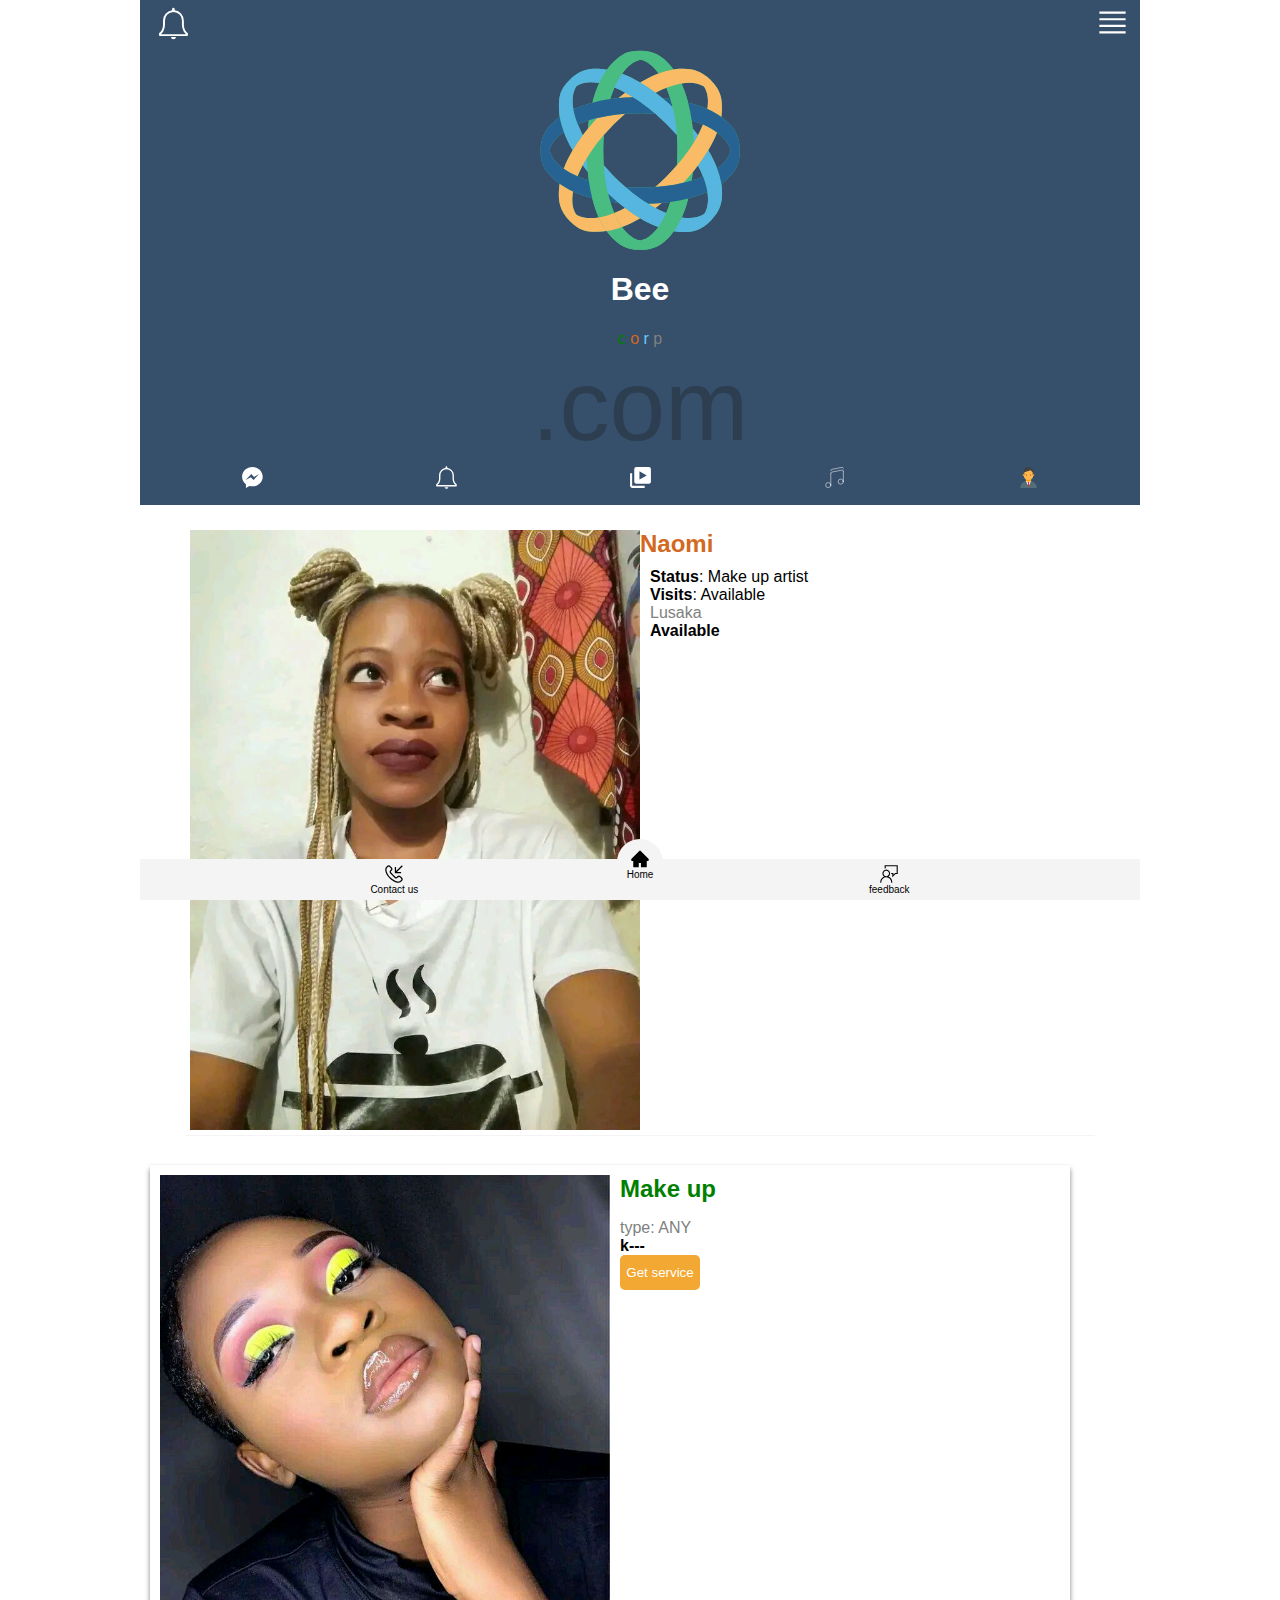
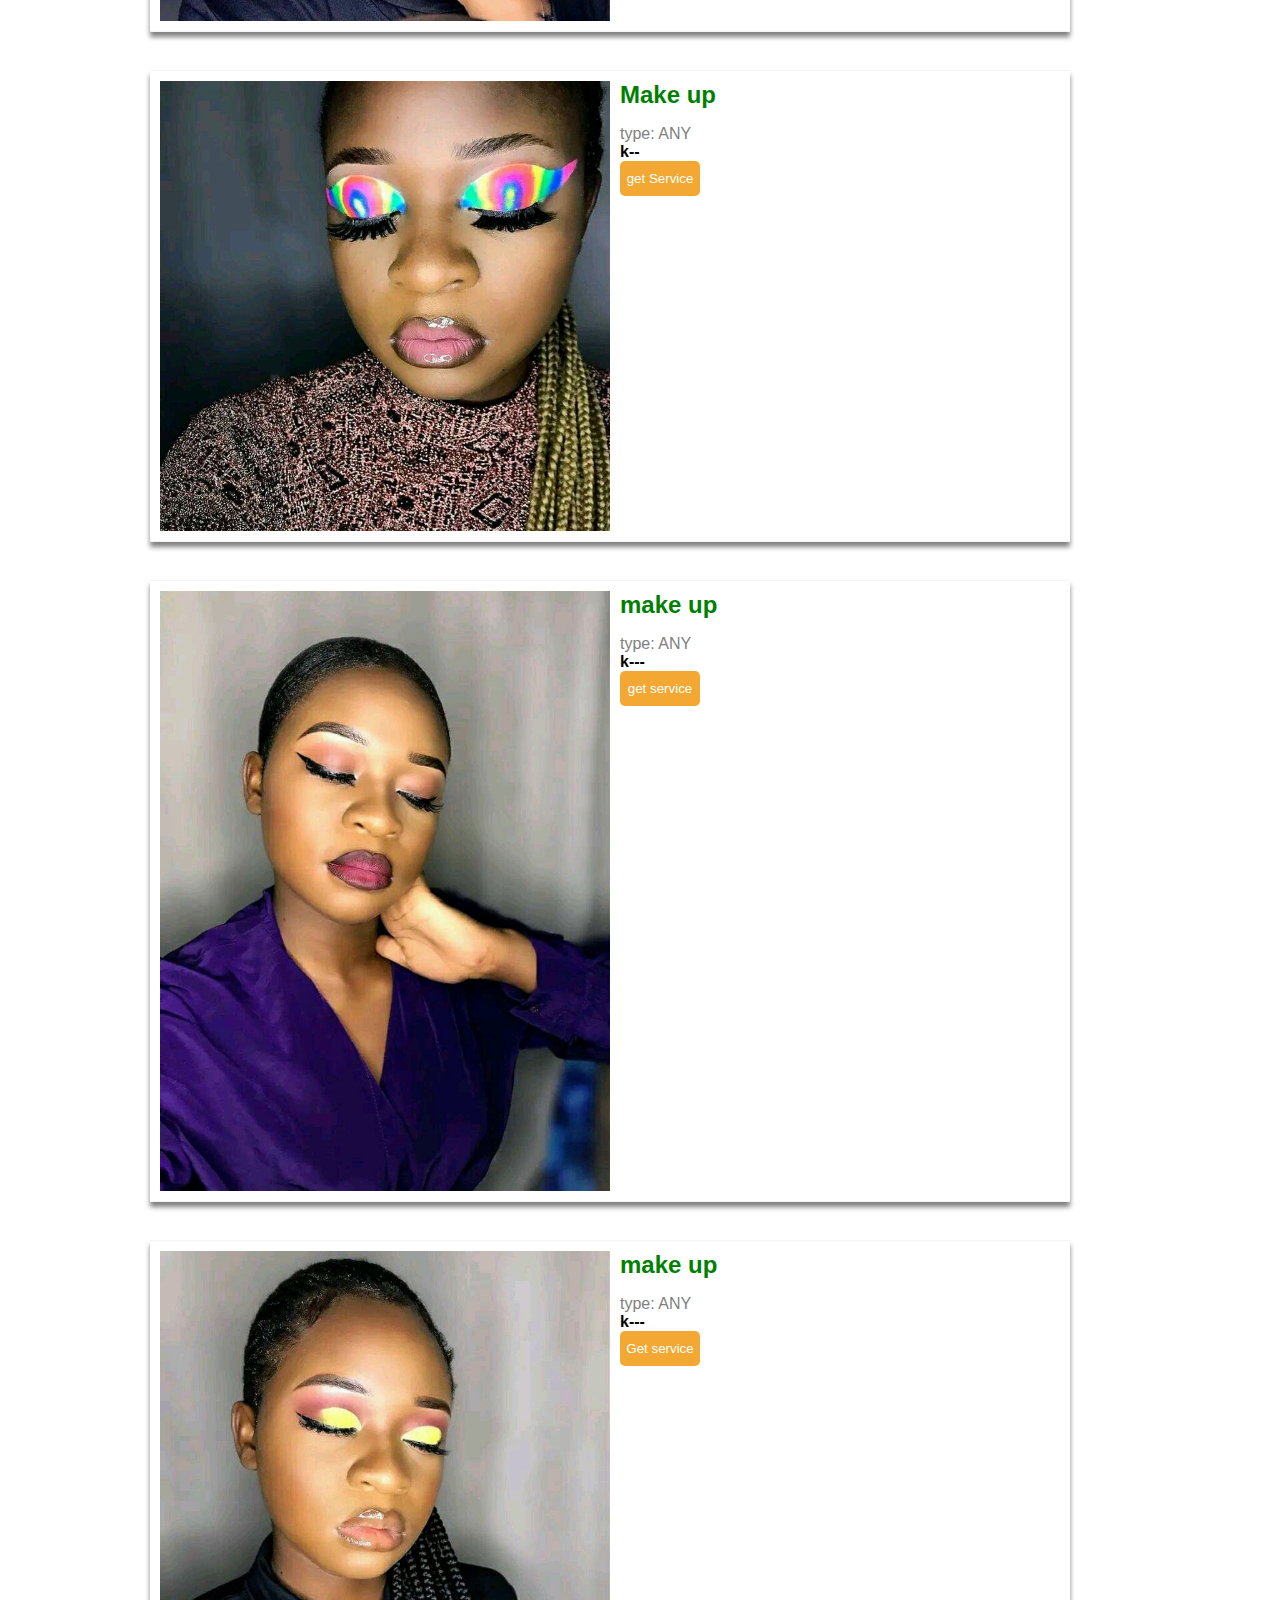
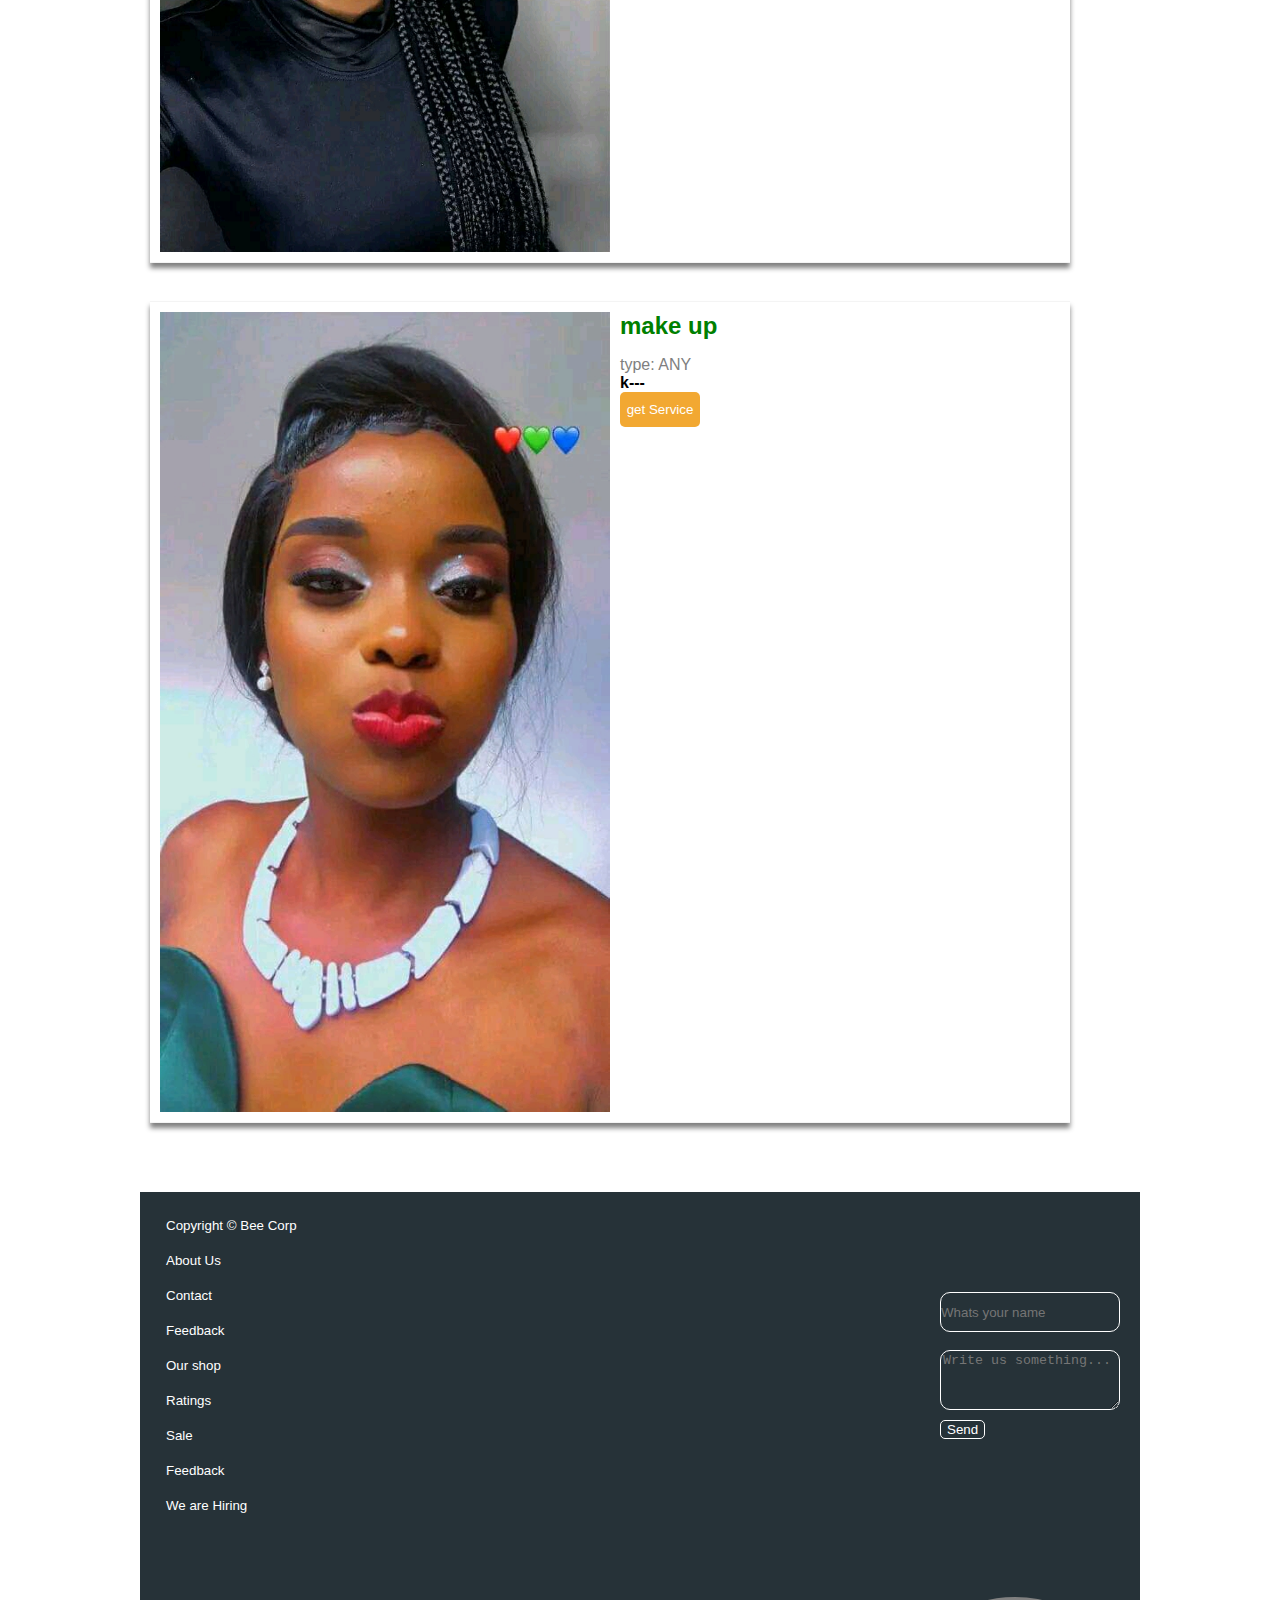
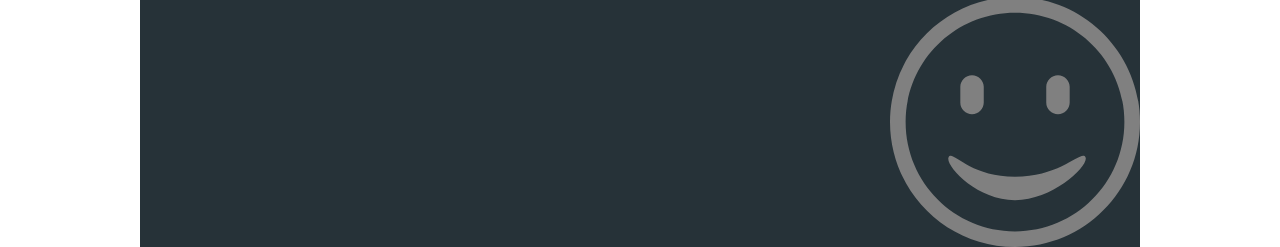
<file: makeup.html>
<html>
<head>
<title>Bee-corp | Fashion</title>
<meta name="viewport" content="width=device-width, initial-scale=1.0">
<link rel="stylesheet" href="fashion.css">
<link>
<link rel="icon" type="image" href="20220423_143135.jpg">


</head>
<body>
<div id="container">
 <!--Navigation start-->
 <div class="nav-cont">  
 <!--Bar start-->
 
 <!--Menu navigator start-->
 <div class="menu-cont">
 <!--menu bar start-->
 <button id="menu-bar" onclick="show()">
 <svg aria-hidden="true" role="img" width="1em" height="1em" preserveAspectRatio="xMidYMid meet" viewBox="0 0 32 32"><path fill="white" d="M4 6h24v2H4zm0 18h24v2H4zm0-12h24v2H4zm0 6h24v2H4z"/></svg>  
 </button>
 <!--menu bar end-->
 
 <!--cancel bar start-->
 <button id="cancel-bar" onclick="hide()">
 <svg aria-hidden="true" role="img" width="1em" height="1em" preserveAspectRatio="xMidYMid meet" viewBox="0 0 24 24"><path fill="none" stroke="white" stroke-linecap="round" stroke-linejoin="round" stroke-width="1.5" d="M6.758 17.243L12.001 12m5.243-5.243L12 12m0 0L6.758 6.757M12.001 12l5.243 5.243"/></svg>
 </button>
 <!--cancel bar end-->
 </div>
 <!--Menu navigator end-->
 
 <!--Notifucation bar start-->
 <button id="notification-bar" onclick="showNot()">
 <svg aria-hidden="true" role="img" width="1em" height="1em" preserveAspectRatio="xMidYMid meet" viewBox="0 0 36 36"><path fill="white" d="M32.51 27.83A14.4 14.4 0 0 1 30 24.9a12.63 12.63 0 0 1-1.35-4.81v-4.94A10.81 10.81 0 0 0 19.21 4.4V3.11a1.33 1.33 0 1 0-2.67 0v1.31a10.81 10.81 0 0 0-9.33 10.73v4.94a12.63 12.63 0 0 1-1.35 4.81a14.4 14.4 0 0 1-2.47 2.93a1 1 0 0 0-.34.75v1.36a1 1 0 0 0 1 1h27.8a1 1 0 0 0 1-1v-1.36a1 1 0 0 0-.34-.75ZM5.13 28.94a16.17 16.17 0 0 0 2.44-3a14.24 14.24 0 0 0 1.65-5.85v-4.94a8.74 8.74 0 1 1 17.47 0v4.94a14.24 14.24 0 0 0 1.65 5.85a16.17 16.17 0 0 0 2.44 3Z" class="clr-i-outline clr-i-outline-path-1"/><path fill="white" d="M18 34.28A2.67 2.67 0 0 0 20.58 32h-5.26A2.67 2.67 0 0 0 18 34.28Z" class="clr-i-outline clr-i-outline-path-2"/><path fill="none" d="M0 0h36v36H0z"/></svg>   
 </button>
 
 <button id="notification-bar-cancel" onclick="hideNot()">
 <svg aria-hidden="true" role="img" width="1em" height="1em" preserveAspectRatio="xMidYMid meet" viewBox="0 0 36 36"><path fill="whie" d="M32.51 27.83A14.4 14.4 0 0 1 30 24.9a12.63 12.63 0 0 1-1.35-4.81v-4.94A10.81 10.81 0 0 0 19.21 4.4V3.11a1.33 1.33 0 1 0-2.67 0v1.31a10.81 10.81 0 0 0-9.33 10.73v4.94a12.63 12.63 0 0 1-1.35 4.81a14.4 14.4 0 0 1-2.47 2.93a1 1 0 0 0-.34.75v1.36a1 1 0 0 0 1 1h27.8a1 1 0 0 0 1-1v-1.36a1 1 0 0 0-.34-.75ZM5.13 28.94a16.17 16.17 0 0 0 2.44-3a14.24 14.24 0 0 0 1.65-5.85v-4.94a8.74 8.74 0 1 1 17.47 0v4.94a14.24 14.24 0 0 0 1.65 5.85a16.17 16.17 0 0 0 2.44 3Z" class="clr-i-outline clr-i-outline-path-1"/><path fill="white" d="M18 34.28A2.67 2.67 0 0 0 20.58 32h-5.26A2.67 2.67 0 0 0 18 34.28Z" class="clr-i-outline clr-i-outline-path-2"/><path fill="none" d="M0 0h36v36H0z"/></svg> 
 </button>
 <!--Notufucation bar end-->     
 <!--Bar end-->   
 </div>
 <!--Navigation end-->
 
 <!--JS WILL OPEN start-->
 <div style="position: relative;">
 
 <div id="menu-navigator">
 <div style="margin-bottom: 20px;">
 <a href="#.html" style="text-decoration: none;"><span id="home-svg"><svg xmlns="http://www.w3.org/2000/svg" aria-hidden="true" role="img" width="1em" height="1em" preserveAspectRatio="xMidYMid meet" viewBox="0 0 24 24"><path fill="none" stroke="white" stroke-linecap="round" stroke-linejoin="round" stroke-width="2" d="M22 20v-7.826a4 4 0 0 0-1.253-2.908l-7.373-6.968a2 2 0 0 0-2.748 0L3.253 9.266A4 4 0 0 0 2 12.174V20a2 2 0 0 0 2 2h16a2 2 0 0 0 2-2Z"/></svg></span><span id="home"></span></a>
 </div>
 
 <div style="margin-bottom: 20px;">
 <a href="#.html" style="text-decoration: none;"><span id="about-svg"><svg xmlns="http://www.w3.org/2000/svg" aria-hidden="true" role="img" width="1em" height="1em" preserveAspectRatio="xMidYMid meet" viewBox="0 0 32 32"><path fill="white" d="M16 25a6.99 6.99 0 0 1-5.833-3.129l1.666-1.107a5 5 0 0 0 8.334 0l1.666 1.107A6.99 6.99 0 0 1 16 25zm4-11a2 2 0 1 0 2 2a1.98 1.98 0 0 0-2-2zm-8 0a2 2 0 1 0 2 2a1.98 1.98 0 0 0-2-2z"/><path fill="white" d="M30 16v-2h-2v-4a4.005 4.005 0 0 0-4-4h-2V2h-2v4h-8V2h-2v4H8a4.005 4.005 0 0 0-4 4v4H2v2h2v5H2v2h2v3a4.005 4.005 0 0 0 4 4h16a4.005 4.005 0 0 0 4-4v-3h2v-2h-2v-5Zm-4 10a2.002 2.002 0 0 1-2 2H8a2.002 2.002 0 0 1-2-2V10a2.002 2.002 0 0 1 2-2h16a2.002 2.002 0 0 1 2 2Z"/></svg></span><span id="about"></span></a>
 </div>
 
 <div style="margin-bottom: 20px;">
 <a href="#.html" style="text-decoration: none;"><svg id="contact-svg" xmlns="http://www.w3.org/2000/svg" aria-hidden="true" role="img" width="1em" height="1em" preserveAspectRatio="xMidYMid meet" viewBox="0 0 24 24"><path fill="white" d="M21 2H6a2 2 0 0 0-2 2v3H2v2h2v2H2v2h2v2H2v2h2v3a2 2 0 0 0 2 2h15a1 1 0 0 0 1-1V3a1 1 0 0 0-1-1zm-8 2.999c1.648 0 3 1.351 3 3A3.012 3.012 0 0 1 13 11c-1.647 0-3-1.353-3-3.001c0-1.649 1.353-3 3-3zM19 18H7v-.75c0-2.219 2.705-4.5 6-4.5s6 2.281 6 4.5V18z"/></svg><span id="contact"></span></a>
 </div>
 
 <div style="margin-bottom: 20px;">
 <a href="#.html" style="text-decoration: none;"><svg id="upload-svg" xmlns="http://www.w3.org/2000/svg" aria-hidden="true" role="img" width="1.04em" height="1em" preserveAspectRatio="xMidYMid meet" viewBox="0 0 1664 1600"><path fill="white" d="M1280 1408q0-26-19-45t-45-19t-45 19t-19 45t19 45t45 19t45-19t19-45zm256 0q0-26-19-45t-45-19t-45 19t-19 45t19 45t45 19t45-19t19-45zm128-224v320q0 40-28 68t-68 28H96q-40 0-68-28t-28-68v-320q0-40 28-68t68-28h427q21 56 70.5 92t110.5 36h256q61 0 110.5-36t70.5-92h427q40 0 68 28t28 68zm-325-648q-17 40-59 40h-256v448q0 26-19 45t-45 19H704q-26 0-45-19t-19-45V576H384q-42 0-59-40q-17-39 14-69L787 19q18-19 45-19t45 19l448 448q31 30 14 69z"/></svg><span id="host"></span></a>
 </div>
 
 <div style="margin-bottom: 20px;">
 <a href="#.html" style="text-decoration: none;"><svg id="settings-svg" xmlns="http://www.w3.org/2000/svg" aria-hidden="true" role="img" width="1em" height="1em" preserveAspectRatio="xMidYMid meet" viewBox="0 0 24 24"><path fill="white" d="M13.82 22h-3.64a1 1 0 0 1-.977-.786l-.407-1.884a8.002 8.002 0 0 1-1.535-.887l-1.837.585a1 1 0 0 1-1.17-.453L2.43 15.424a1.006 1.006 0 0 1 .193-1.239l1.425-1.3a8.1 8.1 0 0 1 0-1.772L2.623 9.816a1.006 1.006 0 0 1-.193-1.24l1.82-3.153a1 1 0 0 1 1.17-.453l1.837.585c.244-.18.498-.348.76-.5c.253-.142.513-.271.779-.386l.408-1.882A1 1 0 0 1 10.18 2h3.64a1 1 0 0 1 .976.787l.412 1.883a8.192 8.192 0 0 1 1.535.887l1.838-.585a1 1 0 0 1 1.169.453l1.82 3.153c.232.407.152.922-.193 1.239l-1.425 1.3a8.1 8.1 0 0 1 0 1.772l1.425 1.3c.345.318.425.832.193 1.239l-1.82 3.153a1 1 0 0 1-1.17.453l-1.837-.585a7.98 7.98 0 0 1-1.534.886l-.413 1.879a1 1 0 0 1-.976.786ZM11.996 8a4 4 0 1 0 0 8a4 4 0 0 0 0-8Z"/></svg><span id="settings"></span></a>
 </div>   
 </div>
 
 <!--Notification center start-->
 <div id="notification-center">
 <h4>
 Notifications
 </h4>
 
 <a href="#.html" >
 <button>
 <em>
 <svg xmlns="http://www.w3.org/2000/svg" aria-hidden="true" role="img" width="1em" height="1em" preserveAspectRatio="xMidYMid meet" viewBox="0 0 256 256"><path fill="#49BC82" d="M194.21 167.138a253.78 253.78 0 0 0 1.263-10.796a285.85 285.85 0 0 1-12.101 13.716c3.757-.885 7.37-1.861 10.838-2.92ZM62.567 90.053a246.605 246.605 0 0 0-1.306 10.705a271.697 271.697 0 0 1 11.938-13.62a176.374 176.374 0 0 0-10.632 2.915Zm134.05 28.778a171.516 171.516 0 0 0 5.623-9.789a253.229 253.229 0 0 0-6.84-8.632a270.927 270.927 0 0 1 1.217 18.42ZM54.646 147.619c2.09 2.8 4.273 5.597 6.548 8.383A285.513 285.513 0 0 1 60.08 138.1a176.992 176.992 0 0 0-5.434 9.52Zm112.021 46.91c-1.576 5.02-3.315 9.735-5.207 14.097c-3.004 6.928-6.378 12.972-10.02 18.039c-6.914 9.62-14.794 15.68-22.984 17.27c-8.626-1.857-16.634-7.954-23.53-17.488c-6.782 2.546-13.407 4.353-19.788 5.36c2.06 2.852 4.239 5.497 6.549 7.889c9.93 10.279 18.6 16.138 36.663 16.138c18.063 0 28.292-6.633 38.543-18.168a74.132 74.132 0 0 0 4.446-5.55c3.807-5.218 7.195-11.18 10.153-17.787c3.285-7.342 6.042-15.473 8.272-24.234c-7.293 1.845-15.02 3.324-23.097 4.434Zm-.151-175.103C156.19 7.628 146.2.83 128.35.83c-17.85 0-24.2 5.023-33.67 13.926c-3.231 3.038-6.245 6.542-9.05 10.439c-3.655 5.079-6.942 10.845-9.847 17.204c-3.453 7.557-6.365 15.943-8.714 24.997c7.234-1.888 14.89-3.416 22.892-4.57c1.615-5.235 3.41-10.145 5.372-14.674c2.918-6.74 6.194-12.647 9.732-17.645c6.988-9.876 15.007-16.165 23.39-17.989c8.312 1.543 16.305 7.736 23.292 17.606c6.534-2.476 12.923-4.238 19.1-5.237a77.586 77.586 0 0 0-4.332-5.46Zm.418 43.301c-3.449-.478-6.96-.889-10.528-1.231a271.23 271.23 0 0 1 13.413 11.766a176.4 176.4 0 0 0-2.885-10.535ZM89.848 194.37c3.594.52 7.253.97 10.977 1.34A285.751 285.751 0 0 1 86.9 183.434a172.75 172.75 0 0 0 2.949 10.936Zm143.066-15.982a73.916 73.916 0 0 0-.75-6.873c-.982-6.389-2.789-13.008-5.362-19.782c-2.896-7.622-6.755-15.436-11.453-23.325c-3.844 6.466-8.257 12.983-13.178 19.484c2.507 4.79 4.663 9.473 6.445 14.009c2.764 7.03 4.642 13.698 5.63 19.856c1.86 11.595.56 21.37-4.078 28.243c-7.343 4.742-17.198 6.116-28.676 4.329c-2.958 6.607-6.346 12.569-10.153 17.786c3.343.523 6.627.832 9.831.888c14.29.247 24.565-1.741 37.337-14.513c12.773-12.773 15.315-24.697 14.407-40.102ZM78.33 24.337c-15.644-1.041-27.514 1.215-40.137 13.838c-12.622 12.622-13.56 20.662-13.96 33.654c-.138 4.494.217 9.169 1.012 13.975c1.021 6.17 2.786 12.565 5.236 19.106c2.874 7.673 6.688 15.545 11.348 23.49c3.788-6.445 8.128-12.935 12.974-19.402c-2.483-4.714-4.636-9.332-6.415-13.806c-2.713-6.823-4.585-13.31-5.637-19.346c-2.095-12.022-.886-22.22 3.782-29.482c7.034-4.831 17.185-6.084 29.252-3.965c2.905-6.359 6.192-12.125 9.847-17.204a77.58 77.58 0 0 0-7.302-.858Zm117.072 76.073a247.36 247.36 0 0 0-1.244-10.215c-1.16-8.087-2.704-15.823-4.613-23.127c-2.29-8.764-5.107-16.903-8.435-24.26c-6.025 1.018-12.527 2.873-19.373 5.571c1.893 4.439 3.628 9.242 5.198 14.348a176.4 176.4 0 0 1 2.885 10.535c.898 3.727 1.707 7.59 2.422 11.578c1.366 7.602 2.38 15.66 3 24.098a263.7 263.7 0 0 1 .71 19.288c0 6.678-.257 13.157-.722 19.435c5.6-6.463 10.652-12.912 15.103-19.27a198.948 198.948 0 0 0 6.285-9.56a270.927 270.927 0 0 0-1.216-18.421ZM89.848 194.37a172.75 172.75 0 0 1-2.95-10.936c-.847-3.6-1.62-7.318-2.297-11.169c-1.362-7.738-2.356-15.976-2.96-24.622a278.079 278.079 0 0 1-.68-19.417c0-6.667.255-13.129.714-19.385c-5.615 6.484-10.665 12.978-15.136 19.397a202.161 202.161 0 0 0-6.459 9.862c.19 6.098.564 12.073 1.114 17.902c.349 3.693.763 7.331 1.255 10.896c1.104 7.99 2.572 15.637 4.395 22.86c2.243 8.882 5.03 17.117 8.354 24.547c6.17-1.025 12.821-2.917 19.827-5.696c-1.893-4.403-3.623-9.161-5.177-14.24ZM109.133 54.6a254.63 254.63 0 0 0-8.786 6.957a271.21 271.21 0 0 1 18.813-1.232a176.243 176.243 0 0 0-10.027-5.724ZM46.3 210.426c-4.83-7.033-6.084-17.185-3.963-29.252c-6.36-2.904-12.127-6.192-17.205-9.847c-.403 2.471-.7 4.91-.859 7.302c-1.04 15.644 1.216 27.515 13.838 40.136c12.622 12.622 20.662 13.56 33.655 13.96c4.306.133 8.777-.19 13.372-.916c-3.721-5.151-7.038-11.015-9.94-17.503c-11.767 1.954-21.753.711-28.898-3.88Zm62.65-8.279c-4.756 2.508-9.414 4.673-13.925 6.463c2.94 6.835 6.265 12.813 9.901 17.838c7.606-2.854 15.407-6.634 23.28-11.243c-6.392-3.819-12.83-8.189-19.256-13.058Zm38.762.048a246.148 246.148 0 0 0 8.227-6.43c-5.705.537-11.551.905-17.515 1.099a171.93 171.93 0 0 0 9.288 5.331Zm-52.687 6.415c-7.006 2.78-13.658 4.67-19.827 5.696c2.902 6.488 6.219 12.352 9.94 17.503c6.38-1.008 13.006-2.815 19.788-5.36c-3.636-5.026-6.962-11.004-9.901-17.839Zm123.4-170.16c-12.771-12.771-24.695-15.314-40.1-14.407a74.41 74.41 0 0 0-7.476.845c-6.178.999-12.567 2.761-19.1 5.237c-7.692 2.916-15.578 6.813-23.539 11.564c6.52 3.814 13.087 8.193 19.632 13.09c4.749-2.485 9.395-4.626 13.894-6.399c6.846-2.698 13.348-4.553 19.373-5.57c11.85-2 21.84-.735 28.827 3.98c4.743 7.343 6.116 17.198 4.329 28.676c6.607 2.959 12.569 6.345 17.788 10.154c.523-3.344.831-6.629.886-9.833c.248-14.29-1.74-24.564-14.513-37.336Zm-9.863 57.048c-1.755 4.394-3.869 8.92-6.322 13.545a171.516 171.516 0 0 1-5.623 9.789a198.948 198.948 0 0 1-6.285 9.56c-4.451 6.358-9.503 12.807-15.103 19.27a277.269 277.269 0 0 1-13.527 14.53a264.365 264.365 0 0 1-14.122 13.126c8.61-.602 16.815-1.592 24.526-2.945a198.742 198.742 0 0 0 11.266-2.314a285.397 285.397 0 0 0 12.101-13.716a254.703 254.703 0 0 0 6.698-8.45c4.921-6.501 9.334-13.018 13.178-19.484c4.603-7.74 8.386-15.406 11.252-22.892c-5.065-3.64-11.11-7.015-18.039-10.019ZM84.68 84.732a201.191 201.191 0 0 0-11.48 2.406a271.697 271.697 0 0 0-11.94 13.62a245.339 245.339 0 0 0-6.458 8.24c-4.846 6.467-9.186 12.957-12.974 19.401c-4.67 7.944-8.5 15.818-11.384 23.492c4.999 3.538 10.904 6.814 17.645 9.733c1.819-4.536 4.018-9.221 6.557-14.005a176.992 176.992 0 0 1 5.434-9.52a202.161 202.161 0 0 1 6.46-9.86c4.47-6.42 9.52-12.914 15.135-19.398a262.533 262.533 0 0 1 27.2-27.124c-8.473.621-16.565 1.641-24.195 3.015Zm152.922 5.331a74.053 74.053 0 0 0-5.55-4.444c-5.218-3.809-11.18-7.195-17.787-10.154c-7.477-3.347-15.773-6.146-24.721-8.397c1.91 7.304 3.452 15.04 4.613 23.127c5.135 1.6 9.954 3.372 14.405 5.302c6.928 3.004 12.974 6.378 18.039 10.019c9.62 6.915 15.68 14.795 17.27 22.985c-1.83 8.502-7.772 16.404-17.069 23.232c2.573 6.774 4.38 13.393 5.362 19.782c2.692-1.97 5.194-4.048 7.468-6.245c10.28-9.929 16.139-18.6 16.139-36.663c0-18.063-6.634-28.292-18.17-38.544ZM62.449 166.898c-5.116-1.59-9.921-3.352-14.36-5.274c-6.74-2.919-12.646-6.195-17.645-9.733c-9.875-6.989-16.166-15.007-17.99-23.39c1.565-8.43 7.908-16.533 18.026-23.59c-2.45-6.542-4.215-12.937-5.236-19.107a77.627 77.627 0 0 0-5.88 4.638C7.564 100.767.766 110.757.766 128.607c0 17.85 5.022 24.198 13.926 33.67c3.038 3.23 6.542 6.245 10.439 9.049c5.078 3.655 10.845 6.943 17.205 9.847c7.419 3.39 15.64 6.259 24.507 8.585c-1.823-7.223-3.291-14.87-4.395-22.86Zm66.09-100.422a202.323 202.323 0 0 0-9.38-6.15c-6.414.199-12.695.613-18.812 1.23c-3.52.356-6.983.779-10.385 1.27c-8.001 1.154-15.658 2.682-22.892 4.57c-8.787 2.293-16.947 5.115-24.32 8.45c1.052 6.035 2.924 12.523 5.637 19.346c4.392-1.87 9.137-3.586 14.18-5.139a176.82 176.82 0 0 1 10.632-2.915c3.698-.89 7.528-1.695 11.481-2.406c7.63-1.374 15.722-2.394 24.196-3.015c6.233-.458 12.663-.71 19.286-.71c6.877 0 13.541.273 19.993.765c-6.556-5.681-13.125-10.786-19.615-15.296Zm80.077 95.425c-4.45 1.917-9.265 3.667-14.406 5.237a172.338 172.338 0 0 1-10.838 2.92a199.908 199.908 0 0 1-11.266 2.314c-7.711 1.353-15.915 2.343-24.526 2.945c-6.265.438-12.737.679-19.418.679a265.65 265.65 0 0 1-18.828-.67c6.39 5.534 12.766 10.53 19.054 14.94a198.754 198.754 0 0 0 10.036 6.597a285.56 285.56 0 0 0 17.515-1.1a254.65 254.65 0 0 0 10.728-1.234c8.076-1.11 15.804-2.589 23.097-4.434c8.858-2.24 17.07-5.022 24.482-8.338c-.988-6.158-2.866-12.826-5.63-19.856Zm-60.904 40.293a171.93 171.93 0 0 1-9.288-5.331a198.754 198.754 0 0 1-10.036-6.596c-6.288-4.411-12.664-9.407-19.054-14.942a277.803 277.803 0 0 1-14.568-13.56a264.355 264.355 0 0 1-13.126-14.122c.605 8.646 1.599 16.884 2.96 24.622a198.78 198.78 0 0 0 2.299 11.17a285.751 285.751 0 0 0 13.926 12.275a253.569 253.569 0 0 0 8.125 6.436c6.425 4.87 12.864 9.24 19.256 13.058c7.857 4.695 15.64 8.552 23.234 11.46c3.642-5.066 7.016-11.11 10.02-18.038c-4.458-1.781-9.053-3.933-13.748-6.432Zm24.53-117.354a200.474 200.474 0 0 0-2.423-11.578a271.23 271.23 0 0 0-13.413-11.766a246.07 246.07 0 0 0-8.564-6.718c-6.545-4.897-13.112-9.276-19.632-13.09c-7.826-4.576-15.582-8.338-23.144-11.181c-3.538 4.998-6.814 10.905-9.732 17.645c4.47 1.793 9.086 3.957 13.799 6.449a176.147 176.147 0 0 1 10.027 5.724c3.1 1.908 6.23 3.964 9.38 6.151c6.49 4.51 13.059 9.615 19.615 15.296a262.915 262.915 0 0 1 27.085 27.167c-.62-8.439-1.633-16.497-2.999-24.1Z"/><path fill="#49BC82" d="M194.21 167.138a253.78 253.78 0 0 0 1.263-10.796a285.85 285.85 0 0 1-12.101 13.716c3.757-.885 7.37-1.861 10.838-2.92M62.567 90.053a246.605 246.605 0 0 0-1.306 10.705a271.697 271.697 0 0 1 11.938-13.62a176.374 176.374 0 0 0-10.632 2.915"/><path fill="#57B6DF" d="M196.617 118.83a171.516 171.516 0 0 0 5.623-9.788a253.229 253.229 0 0 0-6.84-8.632a270.927 270.927 0 0 1 1.217 18.42M54.646 147.62a244.25 244.25 0 0 0 6.548 8.382A285.513 285.513 0 0 1 60.08 138.1a176.992 176.992 0 0 0-5.434 9.52"/><path fill="#49BC82" d="M166.667 194.53c-1.576 5.019-3.315 9.734-5.207 14.096c-3.004 6.928-6.378 12.972-10.02 18.039c-6.914 9.62-14.794 15.68-22.984 17.27c-8.626-1.857-16.634-7.954-23.53-17.488c-6.782 2.546-13.407 4.353-19.788 5.36c2.06 2.852 4.239 5.497 6.549 7.889c9.93 10.279 18.6 16.138 36.663 16.138c18.063 0 28.292-6.633 38.543-18.168a74.132 74.132 0 0 0 4.446-5.55c3.807-5.218 7.195-11.18 10.153-17.787c3.285-7.342 6.042-15.473 8.272-24.234c-7.293 1.845-15.02 3.324-23.097 4.434m-.151-175.103C156.19 7.628 146.2.83 128.35.83c-17.85 0-24.2 5.023-33.67 13.926c-3.231 3.038-6.245 6.542-9.05 10.439c-3.655 5.079-6.942 10.845-9.847 17.204c-3.453 7.557-6.365 15.943-8.714 24.997c7.234-1.888 14.89-3.416 22.892-4.57c1.615-5.235 3.41-10.145 5.372-14.674c2.918-6.74 6.194-12.647 9.732-17.645c6.988-9.876 15.007-16.165 23.39-17.989c8.312 1.543 16.305 7.736 23.292 17.606c6.534-2.476 12.923-4.238 19.1-5.237a77.586 77.586 0 0 0-4.332-5.46"/><path fill="#276392" d="M166.934 62.727c-3.449-.478-6.96-.889-10.528-1.231a271.23 271.23 0 0 1 13.413 11.766a176.4 176.4 0 0 0-2.885-10.535M89.848 194.37c3.594.52 7.253.97 10.977 1.34A285.751 285.751 0 0 1 86.9 183.434a172.75 172.75 0 0 0 2.949 10.936"/><path fill="#57B6DF" d="M232.914 178.388a73.916 73.916 0 0 0-.75-6.873c-.982-6.389-2.789-13.008-5.362-19.782c-2.896-7.622-6.755-15.436-11.453-23.325c-3.844 6.466-8.257 12.983-13.178 19.484c2.507 4.79 4.663 9.473 6.445 14.009c2.764 7.03 4.642 13.698 5.63 19.856c1.86 11.595.56 21.37-4.078 28.243c-7.343 4.742-17.198 6.116-28.676 4.329c-2.958 6.607-6.346 12.569-10.153 17.786c3.343.523 6.627.832 9.831.888c14.29.247 24.565-1.741 37.337-14.513c12.773-12.773 15.315-24.697 14.407-40.102M78.329 24.337c-15.644-1.041-27.514 1.215-40.137 13.838c-12.622 12.622-13.56 20.662-13.96 33.654c-.138 4.494.217 9.169 1.012 13.975c1.021 6.17 2.786 12.565 5.236 19.106c2.874 7.673 6.688 15.545 11.348 23.49c3.788-6.445 8.128-12.935 12.974-19.402c-2.483-4.714-4.636-9.332-6.415-13.806c-2.713-6.823-4.585-13.31-5.637-19.346c-2.095-12.022-.886-22.22 3.782-29.482c7.034-4.831 17.185-6.084 29.252-3.965c2.905-6.359 6.192-12.125 9.847-17.204a77.58 77.58 0 0 0-7.302-.858"/><path fill="#49BC82" d="M195.4 100.41c-.349-3.46-.763-6.868-1.243-10.215c-1.16-8.087-2.704-15.823-4.613-23.127c-2.29-8.764-5.107-16.903-8.435-24.26c-6.025 1.018-12.527 2.873-19.373 5.571c1.893 4.439 3.628 9.242 5.198 14.348a176.4 176.4 0 0 1 2.885 10.535c.898 3.727 1.707 7.59 2.422 11.578c1.366 7.602 2.38 15.66 3 24.098a263.7 263.7 0 0 1 .71 19.288c0 6.678-.257 13.157-.722 19.435c5.6-6.463 10.652-12.912 15.103-19.27a198.948 198.948 0 0 0 6.285-9.56a270.927 270.927 0 0 0-1.216-18.421M89.848 194.37a172.75 172.75 0 0 1-2.95-10.936c-.847-3.6-1.62-7.318-2.297-11.169c-1.362-7.738-2.356-15.976-2.96-24.622a278.079 278.079 0 0 1-.68-19.417c0-6.667.255-13.129.714-19.385c-5.615 6.484-10.665 12.978-15.136 19.397a202.161 202.161 0 0 0-6.459 9.862c.19 6.098.564 12.073 1.114 17.902c.349 3.693.763 7.331 1.255 10.896c1.104 7.99 2.572 15.637 4.395 22.86c2.243 8.882 5.03 17.117 8.354 24.547c6.17-1.025 12.821-2.917 19.827-5.696c-1.893-4.403-3.623-9.161-5.177-14.24"/><path fill="#FABB66" d="M109.133 54.6a254.63 254.63 0 0 0-8.786 6.957a271.21 271.21 0 0 1 18.813-1.232a176.243 176.243 0 0 0-10.027-5.724M46.3 210.425c-4.83-7.033-6.084-17.185-3.963-29.252c-6.36-2.904-12.127-6.192-17.205-9.847c-.403 2.471-.7 4.91-.859 7.302c-1.04 15.644 1.216 27.515 13.838 40.136c12.622 12.622 20.662 13.56 33.655 13.96c4.306.133 8.777-.19 13.372-.916c-3.721-5.151-7.038-11.015-9.94-17.503c-11.767 1.954-21.753.711-28.898-3.88m62.65-8.279c-4.756 2.508-9.414 4.673-13.925 6.463c2.94 6.835 6.265 12.813 9.901 17.838c7.606-2.854 15.407-6.634 23.28-11.243c-6.392-3.819-12.83-8.189-19.256-13.058m38.762.048a246.148 246.148 0 0 0 8.227-6.43c-5.705.537-11.551.905-17.515 1.099a171.93 171.93 0 0 0 9.288 5.331"/><path fill="#FABB66" d="M95.025 208.61c-7.006 2.778-13.658 4.67-19.827 5.695c2.902 6.488 6.219 12.352 9.94 17.503c6.38-1.008 13.006-2.815 19.788-5.36c-3.636-5.026-6.962-11.004-9.901-17.839M218.426 38.45c-12.772-12.772-24.696-15.315-40.102-14.408a74.41 74.41 0 0 0-7.475.845c-6.178.999-12.567 2.761-19.1 5.237c-7.692 2.916-15.578 6.813-23.539 11.564c6.52 3.814 13.087 8.193 19.632 13.09c4.749-2.485 9.395-4.626 13.894-6.399c6.846-2.698 13.348-4.553 19.373-5.57c11.85-2 21.84-.735 28.827 3.98c4.743 7.343 6.116 17.198 4.329 28.676c6.607 2.959 12.569 6.345 17.788 10.154c.523-3.344.831-6.629.886-9.833c.248-14.29-1.74-24.564-14.513-37.336m-9.864 57.047c-1.755 4.394-3.869 8.92-6.322 13.545a171.516 171.516 0 0 1-5.623 9.789a198.948 198.948 0 0 1-6.285 9.56c-4.451 6.358-9.503 12.807-15.103 19.27a277.269 277.269 0 0 1-13.527 14.53a264.365 264.365 0 0 1-14.122 13.126c8.61-.602 16.815-1.592 24.526-2.945a198.742 198.742 0 0 0 11.266-2.314a285.397 285.397 0 0 0 12.101-13.716a254.703 254.703 0 0 0 6.698-8.45c4.921-6.501 9.334-13.018 13.178-19.484c4.603-7.74 8.386-15.406 11.252-22.892c-5.065-3.64-11.11-7.015-18.039-10.019M84.68 84.732a201.191 201.191 0 0 0-11.48 2.406a271.697 271.697 0 0 0-11.94 13.62a245.339 245.339 0 0 0-6.458 8.24c-4.846 6.467-9.186 12.957-12.974 19.401c-4.67 7.944-8.5 15.818-11.384 23.492c4.999 3.538 10.904 6.814 17.645 9.733c1.819-4.536 4.018-9.221 6.557-14.005a176.992 176.992 0 0 1 5.434-9.52a202.161 202.161 0 0 1 6.46-9.86c4.47-6.42 9.52-12.914 15.135-19.398a262.533 262.533 0 0 1 27.2-27.124c-8.473.621-16.565 1.641-24.195 3.015"/><path fill="#276392" d="M237.602 90.063a74.053 74.053 0 0 0-5.55-4.444c-5.218-3.809-11.18-7.195-17.787-10.154c-7.477-3.347-15.773-6.146-24.721-8.397c1.91 7.304 3.452 15.04 4.613 23.127c5.135 1.6 9.954 3.372 14.405 5.302c6.928 3.004 12.974 6.378 18.039 10.019c9.62 6.915 15.68 14.795 17.27 22.985c-1.83 8.502-7.772 16.404-17.069 23.232c2.573 6.774 4.38 13.393 5.362 19.782c2.692-1.97 5.194-4.048 7.468-6.245c10.28-9.929 16.139-18.6 16.139-36.663c0-18.063-6.634-28.292-18.17-38.544M62.45 166.898c-5.117-1.59-9.922-3.352-14.36-5.274c-6.742-2.919-12.647-6.195-17.646-9.733c-9.875-6.989-16.166-15.007-17.99-23.39c1.565-8.43 7.908-16.533 18.026-23.59c-2.45-6.542-4.215-12.937-5.236-19.107a77.627 77.627 0 0 0-5.88 4.638C7.564 100.767.766 110.757.766 128.607c0 17.85 5.022 24.198 13.926 33.67c3.038 3.23 6.542 6.245 10.439 9.049c5.078 3.655 10.845 6.943 17.205 9.847c7.419 3.39 15.64 6.259 24.507 8.585c-1.823-7.223-3.291-14.87-4.395-22.86M128.54 66.476a202.323 202.323 0 0 0-9.38-6.15c-6.415.199-12.696.613-18.813 1.23c-3.52.356-6.983.779-10.385 1.27c-8.001 1.154-15.658 2.682-22.892 4.57c-8.787 2.293-16.947 5.115-24.32 8.45c1.052 6.035 2.924 12.523 5.637 19.346c4.392-1.87 9.137-3.586 14.18-5.139a176.82 176.82 0 0 1 10.632-2.915c3.698-.89 7.528-1.695 11.481-2.406c7.63-1.374 15.722-2.394 24.196-3.015c6.233-.458 12.663-.71 19.286-.71c6.877 0 13.541.273 19.993.765c-6.556-5.681-13.125-10.786-19.615-15.296m80.076 95.424c-4.45 1.918-9.265 3.668-14.406 5.238a172.338 172.338 0 0 1-10.838 2.92a199.908 199.908 0 0 1-11.266 2.314c-7.711 1.353-15.915 2.343-24.526 2.945c-6.265.438-12.737.679-19.418.679a265.65 265.65 0 0 1-18.828-.67c6.39 5.534 12.766 10.53 19.054 14.94a198.754 198.754 0 0 0 10.036 6.597a285.56 285.56 0 0 0 17.515-1.1a254.65 254.65 0 0 0 10.728-1.234c8.076-1.11 15.804-2.589 23.097-4.434c8.858-2.24 17.07-5.022 24.482-8.338c-.988-6.158-2.866-12.826-5.63-19.856"/><path fill="#57B6DF" d="M147.712 202.194a171.93 171.93 0 0 1-9.288-5.331a198.754 198.754 0 0 1-10.036-6.596c-6.288-4.411-12.664-9.407-19.054-14.942a277.803 277.803 0 0 1-14.568-13.56a264.355 264.355 0 0 1-13.126-14.122c.605 8.646 1.599 16.884 2.96 24.622a198.78 198.78 0 0 0 2.299 11.17a285.751 285.751 0 0 0 13.926 12.275a253.569 253.569 0 0 0 8.125 6.436c6.425 4.87 12.864 9.24 19.256 13.058c7.857 4.695 15.64 8.552 23.234 11.46c3.642-5.066 7.016-11.11 10.02-18.038c-4.458-1.781-9.053-3.933-13.748-6.432M172.241 84.84a200.474 200.474 0 0 0-2.422-11.578a271.23 271.23 0 0 0-13.413-11.766a246.07 246.07 0 0 0-8.564-6.718c-6.545-4.897-13.112-9.276-19.632-13.09c-7.826-4.576-15.582-8.338-23.144-11.181c-3.538 4.998-6.814 10.905-9.732 17.645c4.47 1.793 9.086 3.957 13.799 6.449a176.147 176.147 0 0 1 10.027 5.724c3.1 1.908 6.23 3.964 9.38 6.151c6.49 4.51 13.059 9.615 19.615 15.296a262.915 262.915 0 0 1 27.085 27.167c-.62-8.439-1.633-16.497-2.999-24.1"/></svg>
 Message
 </em>
 </button>
 </a>
 
 <br>
 
 <a href="#.html" >
 <button>
 <em>
 <svg xmlns="http://www.w3.org/2000/svg" aria-hidden="true" role="img" width="1em" height="1em" preserveAspectRatio="xMidYMid meet" viewBox="0 0 128 128"><path fill="#5C6063" d="M111.81 64.6s11.48-1.47 11.83-.66c.56 1.31-7.79 10.14-7.79 10.14l-4.04-9.48z"/><path fill="#FCD41E" d="M70.05 68.08s6.01-7.13 17.18-9.57S112 60.57 115 68.17c3.24 8.21 2.07 17.42-3.38 24.03c-5.73 6.95-14.55 14.36-29.38 13.23c-11.77-.89-15.49-5.82-15.49-5.82l3.3-31.53z"/><path fill="#414340" d="M99.05 76.34c2.94 7.73 3.57 15.39 3.47 19.24c-.09 3.85-.38 5.16-.38 5.16s3.94-2.53 6.38-4.88c2.11-2.03 3.66-4.22 3.66-4.22s1.03-11.17-3-20.55s-12.38-13.1-12.38-13.1s-2.86-.61-6.1-.23c-3.2.37-7.13 1.78-7.13 1.78s10.69 4.22 15.48 16.8zM74.83 63.85s6.85 3.66 11.26 14.08c4.69 11.07 3.75 27.41 3.75 27.41s-2.91.45-6.1.38c-2.06-.05-5.73-.8-5.73-.8S79.06 91.73 75.3 83c-1.67-3.87-5.91-8.73-5.91-8.73L70 67.7l4.83-3.85z"/><path fill="#5A6066" d="M39.92 89.57s-4.97 2.16-9.48 3.1c-4.5.94-8.26 1.03-9.57 1.13c-1.31.09-3 .66-2.72 3.57c.24 2.53 3.94 2.27 6.19 2.16c3.66-.19 8.82-1.13 13.33-2.72s9.1-4.04 9.1-4.04l-6.85-3.2z"/><path fill="#6DA3AF" d="M66.25 65.26s21.68-27.59 24.64-31.53c2.96-3.94 7.32-10.98 12.25-11.12c4.93-.14 9.43 4.36 11.68 10.98s2.39 13.29-1.13 17.74c-4.79 6.05-18.02 15.35-28.44 18.02c-10.42 2.67-16.47 3.38-16.47 3.38l-2.53-7.47z" opacity=".7"/><path fill="#A1C5CB" d="M65.4 63.29s15.2-26.47 18.44-32.8c3.24-6.34 6.19-12.25 5.35-16.26c-.68-3.22-7.04-6.55-15.77-5.28S57.17 13.79 56.11 21.9c-1.13 8.59-.56 33.22-.56 33.22l-1.27 12.11l11.26 1.69l-.14-5.63z" opacity=".7"/><path d="M14.09 47.45s-5.84-4.08-7.95 4.65c-2.45 10.09 5.06 8.3 5.06 8.3l2.89-12.95z"/><path fill="#848484" d="M30.91 37.53s-1.41-6.97-3.8-11.9s-5.62-8.26-7.18-9.08c-1.62-.84-5.95-1.35-10.21-1.48c-2.89-.09-5.7-.14-5.7 2.04c0 2.54 3.24 2.87 5.49 3.1c3.24.33 6.67.75 7.88 1.06c2.25.56 5.14 6.19 6.05 8.73c.92 2.53 2.6 9.08 2.6 9.08l4.87-1.55z"/><path fill="#FE8D00" d="m58.64 59.21l2.53 4.36s4.22-3.52 4.86-3.45c.63.07 1.76 5.91 1.76 5.91s3.94-.99 4.5-.63c.56.35.28 4.58.28 4.58s4.93.28 5.07.7c.14.42-2.18 4.36-2.18 4.36s3.94 2.39 3.87 3.03c-.07.63-3.38 3.24-3.38 3.24s3.1 3.52 2.82 4.43s-4.72 1.13-4.72 1.13s1.06 4.58.77 5c-.28.42-5.21.35-5.21.35s2.39 3.87 2.04 4.29s-7.63 1.92-7.63 1.92s-3.66 4.08-6.31 4.62c-2.62.53-3.82-.07-3.82-.07l-3.07-3.03s-6.83.63-7.46.21c-.63-.42-.77-8.45-.77-8.45s-4.36.33-4.65-.21s.63-5 .63-5l11.4-18.16l8.67-9.13z"/><path fill="#848484" d="M49.42 94.54c-2.72-1.93-5.85 1.86-7.53 3.17c-2.53 1.97-4.93 5.42-13.16 7.6c-4.84 1.28-4.58 3.03-4.08 4.65c.62 2.04 3.59 1.83 7.18.84s7.77-3.23 9.43-4.43c2.04-1.48 6.9-6.05 7.81-6.9c.92-.84 2.53-3.38.35-4.93zm7.6 2.18c-2.29-.93-3.8.7-5 4.08s-3.45 9.64-4.5 12.04c-1.06 2.39-3.77 6.88-.77 8.38c3.24 1.62 4.72-1.27 5.63-3.24s3.66-8.52 4.43-11.12c.77-2.6 1.2-4.01 1.55-5c.35-.98 1.27-4.08-1.34-5.14zm7.82-.35c-3.2.43-2.6 4.22-2.39 6.97c.21 2.75.63 11.61.49 13.44s0 4.93 3.24 4.86c3.24-.07 3.1-3.66 3.17-4.79s-.49-11.97-.56-13.66c-.08-1.68.2-7.38-3.95-6.82z"/><path fill="#FEBB00" d="M15.71 43.51c-5.04 5.23-8.46 20.64-5.28 29.63c3.24 9.15 9.85 15.42 21.68 15.91s22.17-6.9 25.9-19.64c3.57-12.2-.97-27.23-13.94-31.82c-10.34-3.65-20.9-1.82-28.36 5.92z"/><path d="M44.57 59.35c0 5.33-4.19 9.65-9.36 9.65s-9.36-3.38-9.36-9.65c0-5.33 4.19-9.71 9.36-9.65c5.77.07 9.36 4.32 9.36 9.65z"/><path fill="#FE8D00" d="M13.24 74.67c.74-.74 2.46-3.45 4.22-1.62s-1.34 4.15-1.9 4.65c-.75.66-2.25 1.06-3.03-.07c-.53-.78-.2-2.05.71-2.96z"/><path fill="#848484" d="M27.25 12.75c-.26 1.95.73 2.55 3.31 3.24c2.34.62 7.1 1.75 8.24 2.53c.92.63 3.17 6.41 3.73 13.51c.29 3.68.14 7.18 0 9.92c-.12 2.28.35 3.8 2.18 4.08c1.66.26 3-.87 3.24-4.08c.28-3.87.5-5.94 0-10.98c-.38-3.83-1.03-6.99-2.25-11.12c-1-3.38-2.57-5.19-4.15-6.34c-1.91-1.37-6.05-2.18-9.43-2.53c-2.84-.28-4.59-.32-4.87 1.77z"/></svg>  
 Old Versions
 </em>
 </button>
 </a>
 
 <br>
 
 <a href="#.html" >
 <button>
 <em>
 <svg xmlns="http://www.w3.org/2000/svg" aria-hidden="true" role="img" width="0.87em" height="1em" preserveAspectRatio="xMidYMid meet" viewBox="0 0 256 296"><defs><linearGradient id="svgIDa" x1="20.394%" x2="79.571%" y1="15.849%" y2="84.151%"><stop offset="21.45%" stop-color="#0075C9"/><stop offset="70.67%" stop-color="#80BC00"/><stop offset="100%" stop-color="#FDE021"/></linearGradient></defs><path fill="url(#svgIDa)" fill-rule="evenodd" d="M255.06 73.398L128.752.47l-.846-.47l-.846.47L1.504 73.022l-.658.376l-.846.47v147.736l.846.47L127.154 295l.846.47l.846-.47l124.617-71.894l1.691-.94l.846-.47V73.868l-.94-.47ZM115.313 18.89l-30.92 53.474H22.65l92.664-53.474ZM79.319 81.198l-14.473 25.093l-43.419-25.093H79.32ZM68.04 118.226l51.031 29.51l-51.03 29.51l-17.011-29.51l17.01-29.51Zm-7.518-4.323L46.05 138.996L17.01 88.81l43.513 25.092ZM10.056 94.261l30.919 53.475l-30.92 53.474V94.261Zm35.9 62.309l14.473 25.092l-43.419 25.093l28.946-50.185Zm18.89 32.61l14.473 25.093H21.427l43.419-25.092Zm-42.197 33.927h61.745l30.919 53.474l-92.664-53.474Zm100.934 50.185l-28.946-50.185h28.946v50.185Zm0-59.019H89.468l-17.01-29.51l51.031-29.509v59.02h.094Zm0-74.15l-51.03-29.51l17.01-29.509h34.02v59.02Zm0-67.759H94.637l28.946-50.185v50.185Zm71.8 41.54l43.419-25.093l-28.946 50.185l-14.473-25.093Zm9.398 33.832l-17.01 29.51l-51.03-29.51l51.03-29.51l17.01 29.51Zm-13.815-41.445l-14.473-25.093h57.892l-43.419 25.093Zm42.197-33.927h-61.744L140.593 18.89l92.57 53.474ZM132.323 22.18l28.946 50.185h-28.946V22.18Zm0 59.02h34.02l17.01 29.509l-51.03 29.51v-59.02Zm0 74.149l51.03 29.51l-17.01 29.415h-34.02v-58.925Zm0 67.76h28.946l-28.946 50.184v-50.185Zm8.27 53.473l30.826-53.474h61.744l-92.57 53.474Zm35.9-62.308l14.473-25.092l43.419 25.092h-57.892Zm18.89-32.705l14.473-25.092l28.946 50.185l-43.419-25.093Zm50.467 19.642l-30.919-53.474l30.92-53.475V201.21Z"/></svg>
 About Dev
 </em>
 </button>
 </a>
 
 <br>
 
 <a href="#.html" >
 <button>
 <em>
 <svg xmlns="http://www.w3.org/2000/svg" aria-hidden="true" role="img" width="0.89em" height="1em" preserveAspectRatio="xMidYMid meet" viewBox="0 0 256 288"><path fill="#FF6C36" d="M243.867 204.203c3.596 2.446-3.453-2.445 0 0c3.165 2.014 4.316 6.186 2.877 9.64c-1.295 3.02-4.316 4.89-7.625 4.747c-3.309-.144-6.186-2.446-7.193-5.611c-1.007-3.165.144-6.762 2.877-8.632c2.734-1.87 6.33-2.014 9.064-.144ZM143.45 277.43c1.727 0 3.597 0 5.323-.144c3.597-.144 7.193-.432 10.646-.863c2.877-.288-5.898.719 0 0c3.597-.432 6.474 2.877 5.755 6.473c-.432 1.583-1.583 2.878-3.021 3.597c-1.007.432-2.015.432-3.022.575c-1.15.144-2.445.288-3.596.288c-9.495.72-18.99.576-28.485-.431c-8.632-1.007-16.976-2.59-25.32-5.18a136.538 136.538 0 0 1-23.306-9.494c-7.624-3.885-14.674-8.488-21.435-13.667c-7.769-5.755-14.818-12.373-21.148-19.71c-6.33-7.193-11.94-15.105-16.688-23.305c-4.892-8.488-8.92-17.408-11.941-26.759c-3.165-9.495-5.179-19.278-6.33-29.204c-1.15-10.07-1.15-20.285-.144-30.355c1.007-9.927 3.021-19.853 6.186-29.348C9.945 90.552 13.83 81.632 18.721 73c4.748-8.488 10.502-16.4 16.832-23.737a151.445 151.445 0 0 1 21.004-19.71c7.769-5.898 16.113-11.077 24.745-15.249c8.919-4.316 18.27-7.625 27.909-10.07c9.783-2.446 19.853-3.74 29.923-4.172a151.82 151.82 0 0 1 30.212 2.158c9.639 1.726 19.133 4.46 28.34 8.056c9.064 3.597 17.696 8.2 25.752 13.523c8.057 5.323 15.537 11.51 22.443 18.415c2.877 2.877 5.467 5.754 7.337 9.494c1.582 3.165 2.446 6.762 2.733 10.215c.432 7.193-2.014 14.53-6.905 19.853c-5.61 6.33-14.099 9.783-22.443 9.207c-4.028-.288-8.056-1.439-11.653-3.453a21.83 21.83 0 0 1-5.035-3.74c-1.726-1.583-3.309-3.453-5.035-5.035c-7.05-6.618-15.106-11.94-23.881-15.97c-9.064-4.027-18.703-6.617-28.485-7.48c-10.07-.863-20.285-.144-30.068 2.302c-9.495 2.446-18.558 6.474-26.902 11.797c-8.056 5.323-15.25 11.94-21.148 19.421c-6.042 7.625-10.79 16.257-14.098 25.464c-3.31 9.351-5.036 19.278-5.036 29.204c0 10.07 1.583 19.997 4.892 29.492c3.165 9.207 7.912 17.695 13.81 25.32c5.899 7.625 13.092 14.242 21.148 19.565a86.957 86.957 0 0 0 26.903 11.941c9.782 2.59 19.997 3.309 30.067 2.446c9.783-.864 19.422-3.31 28.485-7.337c1.007-.432 1.87-1.007 2.877-1.151c.863-.144 1.727-.144 2.59.144c1.726.575 3.02 1.87 3.453 3.596c.431 1.583.143 3.453-1.008 4.748c-.575.719-1.438 1.15-2.301 1.582c-1.151.432-2.158 1.007-3.31 1.439c-9.206 3.884-18.845 6.33-28.772 7.193c-10.07 1.007-20.284.431-30.067-1.583c1.295 1.439 2.446 3.022 3.596 4.604a97.568 97.568 0 0 1 3.31 4.891c.143.288.575.864.575.864h.431c.576 0 1.007.143 1.583.143c1.007.144 2.014.144 3.02.288c4.173.288 8.345.288 12.517.144c8.2-.432 16.4-1.582 24.313-3.884c7.625-2.158 15.105-5.18 22.155-8.92c6.905-3.74 13.379-8.056 19.277-13.235l4.316-3.885c1.295-1.15 2.302-2.589 3.885-3.308c2.733-1.439 6.042-1.007 8.344.863c2.445 1.87 3.452 5.035 2.733 8.056c-.432 1.583-1.15 2.877-2.302 3.884c-1.438 1.295-2.733 2.734-4.172 4.029c-5.754 5.179-11.94 9.926-18.558 13.954c-6.762 4.172-13.81 7.625-21.292 10.358c-7.625 2.878-15.393 4.892-23.45 6.187c-8.2 1.294-16.544 1.87-24.888 1.582c.72 1.87 1.295 3.74 1.87 5.61c.288.864.432 1.727.72 2.59c0 .288.287 1.007.287 1.007l1.151.72Zm80.276-26.471c2.302-1.727-14.818 10.933 0 0c.72-.576 1.726-1.007 2.877-1.295c1.87-.144 3.885.863 4.892 2.59c1.007 1.726 1.007 4.028-.144 5.61c-.72 1.007-1.727 1.583-2.59 2.302c-1.007.72-2.158 1.439-3.165 2.158a96.168 96.168 0 0 1-6.33 4.172c-8.632 5.323-17.839 9.783-27.334 13.092a129.346 129.346 0 0 1-14.53 4.315c-2.158.432-4.316.144-5.754-1.726c-1.295-1.582-1.583-3.74-.576-5.61c.432-.864 1.007-1.583 1.87-2.015c1.007-.575 2.158-.719 3.165-1.007c2.446-.575 4.892-1.294 7.337-2.014c4.892-1.582 9.64-3.309 14.243-5.323c9.207-4.028 17.983-9.207 26.039-15.25Zm17.264-15.537c2.014-2.158-1.87 2.014 0 0c2.301-2.446 6.473-2.014 8.2.863c.719 1.15.863 2.733.575 4.028c-.431 1.726-1.726 2.877-2.877 4.028a57.073 57.073 0 0 1-4.172 4.172c-1.295 1.151-2.877 1.87-4.748 1.583c-3.02-.432-5.035-3.597-4.172-6.618c.576-1.583 1.87-2.59 3.021-3.74c1.44-1.44 2.878-2.878 4.173-4.316Zm-32.657-30.212c2.014-2.014-5.036 5.323 0 0c1.726-1.726 4.46-2.014 6.617-.863c2.158 1.295 3.021 4.028 2.158 6.33c-.575 1.151-1.438 2.014-2.302 2.877c-1.007 1.007-1.87 2.015-2.877 2.878c-1.726 1.582-3.453 3.165-5.179 4.603c-1.87 1.439-3.884 2.878-5.898 4.316c-2.158 1.583-4.748 1.727-6.762 0c-1.726-1.438-2.302-3.884-1.438-5.898a5.62 5.62 0 0 1 2.014-2.446c1.007-.72 2.158-1.582 3.165-2.302c3.74-2.877 7.193-6.042 10.502-9.495Zm-64.307-95.237c1.726 0 3.453.144 5.323.144c6.761 1.15 13.235 4.316 18.27 9.063c4.892 4.748 8.488 11.078 9.783 17.84c1.439 7.049.575 14.386-2.302 20.86a34.08 34.08 0 0 1-13.379 15.105a33.58 33.58 0 0 1-20.285 4.891c-6.905-.431-13.667-3.165-18.99-7.624a33.394 33.394 0 0 1-11.077-16.832c-2.014-6.906-1.726-14.387.72-21.004c2.301-6.474 6.617-12.085 12.228-16.113c5.754-4.172 12.66-6.33 19.709-6.33Z"/></svg>
 Business
 </em>
 </button>
 </a>
 
 <br>
 
 <a href="#.html" >
 <button>
 <em>
 <svg xmlns="http://www.w3.org/2000/svg" aria-hidden="true" role="img" width="1em" height="1em" preserveAspectRatio="xMidYMid meet" viewBox="0 0 24 24"><path fill="green" d="M10.724 0a12 12 0 0 0-9.448 4.623c1.464.391 2.5.727 2.81.832c.005-.19.037-1.893.037-1.893s.004-.04.025-.06c.026-.026.065-.018.065-.018c.385.056 8.602 1.274 12.066 3.292c.427.25.638.517.902.786c.958.99 2.223 5.108 2.359 5.957c.005.033-.036.07-.054.083a5.177 5.177 0 0 1-.313.228c-.82.55-2.708 1.872-5.13 1.656c-2.176-.193-5.018-1.44-8.445-3.699c.336.79.668 1.58 1 2.371c.497.258 5.287 2.7 7.651 2.651c1.904-.04 3.941-.968 4.756-1.458c0 0 .179-.108.257-.048c.085.066.061.167.041.27c-.05.234-.164.66-.242.863l-.065.165c-.093.25-.183.482-.356.625c-.48.436-1.246.784-2.446 1.305c-1.855.812-4.865 1.328-7.66 1.31c-1.001-.022-1.968-.133-2.817-.232c-1.743-.197-3.161-.357-4.026.269A12 12 0 0 0 10.724 24a12 12 0 0 0 12-12a12 12 0 0 0-12-12zM13.4 6.963a3.503 3.503 0 0 0-2.521.942a3.498 3.498 0 0 0-1.114 2.449a3.528 3.528 0 0 0 3.39 3.64a3.48 3.48 0 0 0 2.524-.946a3.504 3.504 0 0 0 1.114-2.446a3.527 3.527 0 0 0-3.393-3.64zm-.03 1.035a2.458 2.458 0 0 1 2.368 2.539a2.43 2.43 0 0 1-.774 1.706a2.456 2.456 0 0 1-1.762.659a2.461 2.461 0 0 1-2.364-2.542c.02-.655.3-1.26.777-1.707a2.419 2.419 0 0 1 1.756-.655zm.402 1.23c-.602 0-1.087.325-1.087.727c0 .4.485.725 1.087.725c.6 0 1.088-.326 1.088-.725c0-.402-.487-.726-1.088-.726Z"/></svg>
 Education
 </em>
 </button>
 </a>
 </div>
 <!--Notification center end-->
 </div>
 <!--JS WILL OPEN end-->
 
 
 
 
 
 <!--Head start-->
 <div class="head">
 <div id="logo">
 <svg xmlns="http://www.w3.org/2000/svg" aria-hidden="true" role="img" width="1em" height="1em" preserveAspectRatio="xMidYMid meet" viewBox="0 0 256 256"><path fill="#49BC82" d="M194.21 167.138a253.78 253.78 0 0 0 1.263-10.796a285.85 285.85 0 0 1-12.101 13.716c3.757-.885 7.37-1.861 10.838-2.92ZM62.567 90.053a246.605 246.605 0 0 0-1.306 10.705a271.697 271.697 0 0 1 11.938-13.62a176.374 176.374 0 0 0-10.632 2.915Zm134.05 28.778a171.516 171.516 0 0 0 5.623-9.789a253.229 253.229 0 0 0-6.84-8.632a270.927 270.927 0 0 1 1.217 18.42ZM54.646 147.619c2.09 2.8 4.273 5.597 6.548 8.383A285.513 285.513 0 0 1 60.08 138.1a176.992 176.992 0 0 0-5.434 9.52Zm112.021 46.91c-1.576 5.02-3.315 9.735-5.207 14.097c-3.004 6.928-6.378 12.972-10.02 18.039c-6.914 9.62-14.794 15.68-22.984 17.27c-8.626-1.857-16.634-7.954-23.53-17.488c-6.782 2.546-13.407 4.353-19.788 5.36c2.06 2.852 4.239 5.497 6.549 7.889c9.93 10.279 18.6 16.138 36.663 16.138c18.063 0 28.292-6.633 38.543-18.168a74.132 74.132 0 0 0 4.446-5.55c3.807-5.218 7.195-11.18 10.153-17.787c3.285-7.342 6.042-15.473 8.272-24.234c-7.293 1.845-15.02 3.324-23.097 4.434Zm-.151-175.103C156.19 7.628 146.2.83 128.35.83c-17.85 0-24.2 5.023-33.67 13.926c-3.231 3.038-6.245 6.542-9.05 10.439c-3.655 5.079-6.942 10.845-9.847 17.204c-3.453 7.557-6.365 15.943-8.714 24.997c7.234-1.888 14.89-3.416 22.892-4.57c1.615-5.235 3.41-10.145 5.372-14.674c2.918-6.74 6.194-12.647 9.732-17.645c6.988-9.876 15.007-16.165 23.39-17.989c8.312 1.543 16.305 7.736 23.292 17.606c6.534-2.476 12.923-4.238 19.1-5.237a77.586 77.586 0 0 0-4.332-5.46Zm.418 43.301c-3.449-.478-6.96-.889-10.528-1.231a271.23 271.23 0 0 1 13.413 11.766a176.4 176.4 0 0 0-2.885-10.535ZM89.848 194.37c3.594.52 7.253.97 10.977 1.34A285.751 285.751 0 0 1 86.9 183.434a172.75 172.75 0 0 0 2.949 10.936Zm143.066-15.982a73.916 73.916 0 0 0-.75-6.873c-.982-6.389-2.789-13.008-5.362-19.782c-2.896-7.622-6.755-15.436-11.453-23.325c-3.844 6.466-8.257 12.983-13.178 19.484c2.507 4.79 4.663 9.473 6.445 14.009c2.764 7.03 4.642 13.698 5.63 19.856c1.86 11.595.56 21.37-4.078 28.243c-7.343 4.742-17.198 6.116-28.676 4.329c-2.958 6.607-6.346 12.569-10.153 17.786c3.343.523 6.627.832 9.831.888c14.29.247 24.565-1.741 37.337-14.513c12.773-12.773 15.315-24.697 14.407-40.102ZM78.33 24.337c-15.644-1.041-27.514 1.215-40.137 13.838c-12.622 12.622-13.56 20.662-13.96 33.654c-.138 4.494.217 9.169 1.012 13.975c1.021 6.17 2.786 12.565 5.236 19.106c2.874 7.673 6.688 15.545 11.348 23.49c3.788-6.445 8.128-12.935 12.974-19.402c-2.483-4.714-4.636-9.332-6.415-13.806c-2.713-6.823-4.585-13.31-5.637-19.346c-2.095-12.022-.886-22.22 3.782-29.482c7.034-4.831 17.185-6.084 29.252-3.965c2.905-6.359 6.192-12.125 9.847-17.204a77.58 77.58 0 0 0-7.302-.858Zm117.072 76.073a247.36 247.36 0 0 0-1.244-10.215c-1.16-8.087-2.704-15.823-4.613-23.127c-2.29-8.764-5.107-16.903-8.435-24.26c-6.025 1.018-12.527 2.873-19.373 5.571c1.893 4.439 3.628 9.242 5.198 14.348a176.4 176.4 0 0 1 2.885 10.535c.898 3.727 1.707 7.59 2.422 11.578c1.366 7.602 2.38 15.66 3 24.098a263.7 263.7 0 0 1 .71 19.288c0 6.678-.257 13.157-.722 19.435c5.6-6.463 10.652-12.912 15.103-19.27a198.948 198.948 0 0 0 6.285-9.56a270.927 270.927 0 0 0-1.216-18.421ZM89.848 194.37a172.75 172.75 0 0 1-2.95-10.936c-.847-3.6-1.62-7.318-2.297-11.169c-1.362-7.738-2.356-15.976-2.96-24.622a278.079 278.079 0 0 1-.68-19.417c0-6.667.255-13.129.714-19.385c-5.615 6.484-10.665 12.978-15.136 19.397a202.161 202.161 0 0 0-6.459 9.862c.19 6.098.564 12.073 1.114 17.902c.349 3.693.763 7.331 1.255 10.896c1.104 7.99 2.572 15.637 4.395 22.86c2.243 8.882 5.03 17.117 8.354 24.547c6.17-1.025 12.821-2.917 19.827-5.696c-1.893-4.403-3.623-9.161-5.177-14.24ZM109.133 54.6a254.63 254.63 0 0 0-8.786 6.957a271.21 271.21 0 0 1 18.813-1.232a176.243 176.243 0 0 0-10.027-5.724ZM46.3 210.426c-4.83-7.033-6.084-17.185-3.963-29.252c-6.36-2.904-12.127-6.192-17.205-9.847c-.403 2.471-.7 4.91-.859 7.302c-1.04 15.644 1.216 27.515 13.838 40.136c12.622 12.622 20.662 13.56 33.655 13.96c4.306.133 8.777-.19 13.372-.916c-3.721-5.151-7.038-11.015-9.94-17.503c-11.767 1.954-21.753.711-28.898-3.88Zm62.65-8.279c-4.756 2.508-9.414 4.673-13.925 6.463c2.94 6.835 6.265 12.813 9.901 17.838c7.606-2.854 15.407-6.634 23.28-11.243c-6.392-3.819-12.83-8.189-19.256-13.058Zm38.762.048a246.148 246.148 0 0 0 8.227-6.43c-5.705.537-11.551.905-17.515 1.099a171.93 171.93 0 0 0 9.288 5.331Zm-52.687 6.415c-7.006 2.78-13.658 4.67-19.827 5.696c2.902 6.488 6.219 12.352 9.94 17.503c6.38-1.008 13.006-2.815 19.788-5.36c-3.636-5.026-6.962-11.004-9.901-17.839Zm123.4-170.16c-12.771-12.771-24.695-15.314-40.1-14.407a74.41 74.41 0 0 0-7.476.845c-6.178.999-12.567 2.761-19.1 5.237c-7.692 2.916-15.578 6.813-23.539 11.564c6.52 3.814 13.087 8.193 19.632 13.09c4.749-2.485 9.395-4.626 13.894-6.399c6.846-2.698 13.348-4.553 19.373-5.57c11.85-2 21.84-.735 28.827 3.98c4.743 7.343 6.116 17.198 4.329 28.676c6.607 2.959 12.569 6.345 17.788 10.154c.523-3.344.831-6.629.886-9.833c.248-14.29-1.74-24.564-14.513-37.336Zm-9.863 57.048c-1.755 4.394-3.869 8.92-6.322 13.545a171.516 171.516 0 0 1-5.623 9.789a198.948 198.948 0 0 1-6.285 9.56c-4.451 6.358-9.503 12.807-15.103 19.27a277.269 277.269 0 0 1-13.527 14.53a264.365 264.365 0 0 1-14.122 13.126c8.61-.602 16.815-1.592 24.526-2.945a198.742 198.742 0 0 0 11.266-2.314a285.397 285.397 0 0 0 12.101-13.716a254.703 254.703 0 0 0 6.698-8.45c4.921-6.501 9.334-13.018 13.178-19.484c4.603-7.74 8.386-15.406 11.252-22.892c-5.065-3.64-11.11-7.015-18.039-10.019ZM84.68 84.732a201.191 201.191 0 0 0-11.48 2.406a271.697 271.697 0 0 0-11.94 13.62a245.339 245.339 0 0 0-6.458 8.24c-4.846 6.467-9.186 12.957-12.974 19.401c-4.67 7.944-8.5 15.818-11.384 23.492c4.999 3.538 10.904 6.814 17.645 9.733c1.819-4.536 4.018-9.221 6.557-14.005a176.992 176.992 0 0 1 5.434-9.52a202.161 202.161 0 0 1 6.46-9.86c4.47-6.42 9.52-12.914 15.135-19.398a262.533 262.533 0 0 1 27.2-27.124c-8.473.621-16.565 1.641-24.195 3.015Zm152.922 5.331a74.053 74.053 0 0 0-5.55-4.444c-5.218-3.809-11.18-7.195-17.787-10.154c-7.477-3.347-15.773-6.146-24.721-8.397c1.91 7.304 3.452 15.04 4.613 23.127c5.135 1.6 9.954 3.372 14.405 5.302c6.928 3.004 12.974 6.378 18.039 10.019c9.62 6.915 15.68 14.795 17.27 22.985c-1.83 8.502-7.772 16.404-17.069 23.232c2.573 6.774 4.38 13.393 5.362 19.782c2.692-1.97 5.194-4.048 7.468-6.245c10.28-9.929 16.139-18.6 16.139-36.663c0-18.063-6.634-28.292-18.17-38.544ZM62.449 166.898c-5.116-1.59-9.921-3.352-14.36-5.274c-6.74-2.919-12.646-6.195-17.645-9.733c-9.875-6.989-16.166-15.007-17.99-23.39c1.565-8.43 7.908-16.533 18.026-23.59c-2.45-6.542-4.215-12.937-5.236-19.107a77.627 77.627 0 0 0-5.88 4.638C7.564 100.767.766 110.757.766 128.607c0 17.85 5.022 24.198 13.926 33.67c3.038 3.23 6.542 6.245 10.439 9.049c5.078 3.655 10.845 6.943 17.205 9.847c7.419 3.39 15.64 6.259 24.507 8.585c-1.823-7.223-3.291-14.87-4.395-22.86Zm66.09-100.422a202.323 202.323 0 0 0-9.38-6.15c-6.414.199-12.695.613-18.812 1.23c-3.52.356-6.983.779-10.385 1.27c-8.001 1.154-15.658 2.682-22.892 4.57c-8.787 2.293-16.947 5.115-24.32 8.45c1.052 6.035 2.924 12.523 5.637 19.346c4.392-1.87 9.137-3.586 14.18-5.139a176.82 176.82 0 0 1 10.632-2.915c3.698-.89 7.528-1.695 11.481-2.406c7.63-1.374 15.722-2.394 24.196-3.015c6.233-.458 12.663-.71 19.286-.71c6.877 0 13.541.273 19.993.765c-6.556-5.681-13.125-10.786-19.615-15.296Zm80.077 95.425c-4.45 1.917-9.265 3.667-14.406 5.237a172.338 172.338 0 0 1-10.838 2.92a199.908 199.908 0 0 1-11.266 2.314c-7.711 1.353-15.915 2.343-24.526 2.945c-6.265.438-12.737.679-19.418.679a265.65 265.65 0 0 1-18.828-.67c6.39 5.534 12.766 10.53 19.054 14.94a198.754 198.754 0 0 0 10.036 6.597a285.56 285.56 0 0 0 17.515-1.1a254.65 254.65 0 0 0 10.728-1.234c8.076-1.11 15.804-2.589 23.097-4.434c8.858-2.24 17.07-5.022 24.482-8.338c-.988-6.158-2.866-12.826-5.63-19.856Zm-60.904 40.293a171.93 171.93 0 0 1-9.288-5.331a198.754 198.754 0 0 1-10.036-6.596c-6.288-4.411-12.664-9.407-19.054-14.942a277.803 277.803 0 0 1-14.568-13.56a264.355 264.355 0 0 1-13.126-14.122c.605 8.646 1.599 16.884 2.96 24.622a198.78 198.78 0 0 0 2.299 11.17a285.751 285.751 0 0 0 13.926 12.275a253.569 253.569 0 0 0 8.125 6.436c6.425 4.87 12.864 9.24 19.256 13.058c7.857 4.695 15.64 8.552 23.234 11.46c3.642-5.066 7.016-11.11 10.02-18.038c-4.458-1.781-9.053-3.933-13.748-6.432Zm24.53-117.354a200.474 200.474 0 0 0-2.423-11.578a271.23 271.23 0 0 0-13.413-11.766a246.07 246.07 0 0 0-8.564-6.718c-6.545-4.897-13.112-9.276-19.632-13.09c-7.826-4.576-15.582-8.338-23.144-11.181c-3.538 4.998-6.814 10.905-9.732 17.645c4.47 1.793 9.086 3.957 13.799 6.449a176.147 176.147 0 0 1 10.027 5.724c3.1 1.908 6.23 3.964 9.38 6.151c6.49 4.51 13.059 9.615 19.615 15.296a262.915 262.915 0 0 1 27.085 27.167c-.62-8.439-1.633-16.497-2.999-24.1Z"/><path fill="#49BC82" d="M194.21 167.138a253.78 253.78 0 0 0 1.263-10.796a285.85 285.85 0 0 1-12.101 13.716c3.757-.885 7.37-1.861 10.838-2.92M62.567 90.053a246.605 246.605 0 0 0-1.306 10.705a271.697 271.697 0 0 1 11.938-13.62a176.374 176.374 0 0 0-10.632 2.915"/><path fill="#57B6DF" d="M196.617 118.83a171.516 171.516 0 0 0 5.623-9.788a253.229 253.229 0 0 0-6.84-8.632a270.927 270.927 0 0 1 1.217 18.42M54.646 147.62a244.25 244.25 0 0 0 6.548 8.382A285.513 285.513 0 0 1 60.08 138.1a176.992 176.992 0 0 0-5.434 9.52"/><path fill="#49BC82" d="M166.667 194.53c-1.576 5.019-3.315 9.734-5.207 14.096c-3.004 6.928-6.378 12.972-10.02 18.039c-6.914 9.62-14.794 15.68-22.984 17.27c-8.626-1.857-16.634-7.954-23.53-17.488c-6.782 2.546-13.407 4.353-19.788 5.36c2.06 2.852 4.239 5.497 6.549 7.889c9.93 10.279 18.6 16.138 36.663 16.138c18.063 0 28.292-6.633 38.543-18.168a74.132 74.132 0 0 0 4.446-5.55c3.807-5.218 7.195-11.18 10.153-17.787c3.285-7.342 6.042-15.473 8.272-24.234c-7.293 1.845-15.02 3.324-23.097 4.434m-.151-175.103C156.19 7.628 146.2.83 128.35.83c-17.85 0-24.2 5.023-33.67 13.926c-3.231 3.038-6.245 6.542-9.05 10.439c-3.655 5.079-6.942 10.845-9.847 17.204c-3.453 7.557-6.365 15.943-8.714 24.997c7.234-1.888 14.89-3.416 22.892-4.57c1.615-5.235 3.41-10.145 5.372-14.674c2.918-6.74 6.194-12.647 9.732-17.645c6.988-9.876 15.007-16.165 23.39-17.989c8.312 1.543 16.305 7.736 23.292 17.606c6.534-2.476 12.923-4.238 19.1-5.237a77.586 77.586 0 0 0-4.332-5.46"/><path fill="#276392" d="M166.934 62.727c-3.449-.478-6.96-.889-10.528-1.231a271.23 271.23 0 0 1 13.413 11.766a176.4 176.4 0 0 0-2.885-10.535M89.848 194.37c3.594.52 7.253.97 10.977 1.34A285.751 285.751 0 0 1 86.9 183.434a172.75 172.75 0 0 0 2.949 10.936"/><path fill="#57B6DF" d="M232.914 178.388a73.916 73.916 0 0 0-.75-6.873c-.982-6.389-2.789-13.008-5.362-19.782c-2.896-7.622-6.755-15.436-11.453-23.325c-3.844 6.466-8.257 12.983-13.178 19.484c2.507 4.79 4.663 9.473 6.445 14.009c2.764 7.03 4.642 13.698 5.63 19.856c1.86 11.595.56 21.37-4.078 28.243c-7.343 4.742-17.198 6.116-28.676 4.329c-2.958 6.607-6.346 12.569-10.153 17.786c3.343.523 6.627.832 9.831.888c14.29.247 24.565-1.741 37.337-14.513c12.773-12.773 15.315-24.697 14.407-40.102M78.329 24.337c-15.644-1.041-27.514 1.215-40.137 13.838c-12.622 12.622-13.56 20.662-13.96 33.654c-.138 4.494.217 9.169 1.012 13.975c1.021 6.17 2.786 12.565 5.236 19.106c2.874 7.673 6.688 15.545 11.348 23.49c3.788-6.445 8.128-12.935 12.974-19.402c-2.483-4.714-4.636-9.332-6.415-13.806c-2.713-6.823-4.585-13.31-5.637-19.346c-2.095-12.022-.886-22.22 3.782-29.482c7.034-4.831 17.185-6.084 29.252-3.965c2.905-6.359 6.192-12.125 9.847-17.204a77.58 77.58 0 0 0-7.302-.858"/><path fill="#49BC82" d="M195.4 100.41c-.349-3.46-.763-6.868-1.243-10.215c-1.16-8.087-2.704-15.823-4.613-23.127c-2.29-8.764-5.107-16.903-8.435-24.26c-6.025 1.018-12.527 2.873-19.373 5.571c1.893 4.439 3.628 9.242 5.198 14.348a176.4 176.4 0 0 1 2.885 10.535c.898 3.727 1.707 7.59 2.422 11.578c1.366 7.602 2.38 15.66 3 24.098a263.7 263.7 0 0 1 .71 19.288c0 6.678-.257 13.157-.722 19.435c5.6-6.463 10.652-12.912 15.103-19.27a198.948 198.948 0 0 0 6.285-9.56a270.927 270.927 0 0 0-1.216-18.421M89.848 194.37a172.75 172.75 0 0 1-2.95-10.936c-.847-3.6-1.62-7.318-2.297-11.169c-1.362-7.738-2.356-15.976-2.96-24.622a278.079 278.079 0 0 1-.68-19.417c0-6.667.255-13.129.714-19.385c-5.615 6.484-10.665 12.978-15.136 19.397a202.161 202.161 0 0 0-6.459 9.862c.19 6.098.564 12.073 1.114 17.902c.349 3.693.763 7.331 1.255 10.896c1.104 7.99 2.572 15.637 4.395 22.86c2.243 8.882 5.03 17.117 8.354 24.547c6.17-1.025 12.821-2.917 19.827-5.696c-1.893-4.403-3.623-9.161-5.177-14.24"/><path fill="#FABB66" d="M109.133 54.6a254.63 254.63 0 0 0-8.786 6.957a271.21 271.21 0 0 1 18.813-1.232a176.243 176.243 0 0 0-10.027-5.724M46.3 210.425c-4.83-7.033-6.084-17.185-3.963-29.252c-6.36-2.904-12.127-6.192-17.205-9.847c-.403 2.471-.7 4.91-.859 7.302c-1.04 15.644 1.216 27.515 13.838 40.136c12.622 12.622 20.662 13.56 33.655 13.96c4.306.133 8.777-.19 13.372-.916c-3.721-5.151-7.038-11.015-9.94-17.503c-11.767 1.954-21.753.711-28.898-3.88m62.65-8.279c-4.756 2.508-9.414 4.673-13.925 6.463c2.94 6.835 6.265 12.813 9.901 17.838c7.606-2.854 15.407-6.634 23.28-11.243c-6.392-3.819-12.83-8.189-19.256-13.058m38.762.048a246.148 246.148 0 0 0 8.227-6.43c-5.705.537-11.551.905-17.515 1.099a171.93 171.93 0 0 0 9.288 5.331"/><path fill="#FABB66" d="M95.025 208.61c-7.006 2.778-13.658 4.67-19.827 5.695c2.902 6.488 6.219 12.352 9.94 17.503c6.38-1.008 13.006-2.815 19.788-5.36c-3.636-5.026-6.962-11.004-9.901-17.839M218.426 38.45c-12.772-12.772-24.696-15.315-40.102-14.408a74.41 74.41 0 0 0-7.475.845c-6.178.999-12.567 2.761-19.1 5.237c-7.692 2.916-15.578 6.813-23.539 11.564c6.52 3.814 13.087 8.193 19.632 13.09c4.749-2.485 9.395-4.626 13.894-6.399c6.846-2.698 13.348-4.553 19.373-5.57c11.85-2 21.84-.735 28.827 3.98c4.743 7.343 6.116 17.198 4.329 28.676c6.607 2.959 12.569 6.345 17.788 10.154c.523-3.344.831-6.629.886-9.833c.248-14.29-1.74-24.564-14.513-37.336m-9.864 57.047c-1.755 4.394-3.869 8.92-6.322 13.545a171.516 171.516 0 0 1-5.623 9.789a198.948 198.948 0 0 1-6.285 9.56c-4.451 6.358-9.503 12.807-15.103 19.27a277.269 277.269 0 0 1-13.527 14.53a264.365 264.365 0 0 1-14.122 13.126c8.61-.602 16.815-1.592 24.526-2.945a198.742 198.742 0 0 0 11.266-2.314a285.397 285.397 0 0 0 12.101-13.716a254.703 254.703 0 0 0 6.698-8.45c4.921-6.501 9.334-13.018 13.178-19.484c4.603-7.74 8.386-15.406 11.252-22.892c-5.065-3.64-11.11-7.015-18.039-10.019M84.68 84.732a201.191 201.191 0 0 0-11.48 2.406a271.697 271.697 0 0 0-11.94 13.62a245.339 245.339 0 0 0-6.458 8.24c-4.846 6.467-9.186 12.957-12.974 19.401c-4.67 7.944-8.5 15.818-11.384 23.492c4.999 3.538 10.904 6.814 17.645 9.733c1.819-4.536 4.018-9.221 6.557-14.005a176.992 176.992 0 0 1 5.434-9.52a202.161 202.161 0 0 1 6.46-9.86c4.47-6.42 9.52-12.914 15.135-19.398a262.533 262.533 0 0 1 27.2-27.124c-8.473.621-16.565 1.641-24.195 3.015"/><path fill="#276392" d="M237.602 90.063a74.053 74.053 0 0 0-5.55-4.444c-5.218-3.809-11.18-7.195-17.787-10.154c-7.477-3.347-15.773-6.146-24.721-8.397c1.91 7.304 3.452 15.04 4.613 23.127c5.135 1.6 9.954 3.372 14.405 5.302c6.928 3.004 12.974 6.378 18.039 10.019c9.62 6.915 15.68 14.795 17.27 22.985c-1.83 8.502-7.772 16.404-17.069 23.232c2.573 6.774 4.38 13.393 5.362 19.782c2.692-1.97 5.194-4.048 7.468-6.245c10.28-9.929 16.139-18.6 16.139-36.663c0-18.063-6.634-28.292-18.17-38.544M62.45 166.898c-5.117-1.59-9.922-3.352-14.36-5.274c-6.742-2.919-12.647-6.195-17.646-9.733c-9.875-6.989-16.166-15.007-17.99-23.39c1.565-8.43 7.908-16.533 18.026-23.59c-2.45-6.542-4.215-12.937-5.236-19.107a77.627 77.627 0 0 0-5.88 4.638C7.564 100.767.766 110.757.766 128.607c0 17.85 5.022 24.198 13.926 33.67c3.038 3.23 6.542 6.245 10.439 9.049c5.078 3.655 10.845 6.943 17.205 9.847c7.419 3.39 15.64 6.259 24.507 8.585c-1.823-7.223-3.291-14.87-4.395-22.86M128.54 66.476a202.323 202.323 0 0 0-9.38-6.15c-6.415.199-12.696.613-18.813 1.23c-3.52.356-6.983.779-10.385 1.27c-8.001 1.154-15.658 2.682-22.892 4.57c-8.787 2.293-16.947 5.115-24.32 8.45c1.052 6.035 2.924 12.523 5.637 19.346c4.392-1.87 9.137-3.586 14.18-5.139a176.82 176.82 0 0 1 10.632-2.915c3.698-.89 7.528-1.695 11.481-2.406c7.63-1.374 15.722-2.394 24.196-3.015c6.233-.458 12.663-.71 19.286-.71c6.877 0 13.541.273 19.993.765c-6.556-5.681-13.125-10.786-19.615-15.296m80.076 95.424c-4.45 1.918-9.265 3.668-14.406 5.238a172.338 172.338 0 0 1-10.838 2.92a199.908 199.908 0 0 1-11.266 2.314c-7.711 1.353-15.915 2.343-24.526 2.945c-6.265.438-12.737.679-19.418.679a265.65 265.65 0 0 1-18.828-.67c6.39 5.534 12.766 10.53 19.054 14.94a198.754 198.754 0 0 0 10.036 6.597a285.56 285.56 0 0 0 17.515-1.1a254.65 254.65 0 0 0 10.728-1.234c8.076-1.11 15.804-2.589 23.097-4.434c8.858-2.24 17.07-5.022 24.482-8.338c-.988-6.158-2.866-12.826-5.63-19.856"/><path fill="#57B6DF" d="M147.712 202.194a171.93 171.93 0 0 1-9.288-5.331a198.754 198.754 0 0 1-10.036-6.596c-6.288-4.411-12.664-9.407-19.054-14.942a277.803 277.803 0 0 1-14.568-13.56a264.355 264.355 0 0 1-13.126-14.122c.605 8.646 1.599 16.884 2.96 24.622a198.78 198.78 0 0 0 2.299 11.17a285.751 285.751 0 0 0 13.926 12.275a253.569 253.569 0 0 0 8.125 6.436c6.425 4.87 12.864 9.24 19.256 13.058c7.857 4.695 15.64 8.552 23.234 11.46c3.642-5.066 7.016-11.11 10.02-18.038c-4.458-1.781-9.053-3.933-13.748-6.432M172.241 84.84a200.474 200.474 0 0 0-2.422-11.578a271.23 271.23 0 0 0-13.413-11.766a246.07 246.07 0 0 0-8.564-6.718c-6.545-4.897-13.112-9.276-19.632-13.09c-7.826-4.576-15.582-8.338-23.144-11.181c-3.538 4.998-6.814 10.905-9.732 17.645c4.47 1.793 9.086 3.957 13.799 6.449a176.147 176.147 0 0 1 10.027 5.724c3.1 1.908 6.23 3.964 9.38 6.151c6.49 4.51 13.059 9.615 19.615 15.296a262.915 262.915 0 0 1 27.085 27.167c-.62-8.439-1.633-16.497-2.999-24.1"/></svg>
 <!--
 <svg id="logo2" xmlns="http://www.w3.org/2000/svg" aria-hidden="true" role="img" width="1em" height="1em" preserveAspectRatio="xMidYMid meet" viewBox="0 0 256 256"><path fill="#49BC82" d="M194.21 167.138a253.78 253.78 0 0 0 1.263-10.796a285.85 285.85 0 0 1-12.101 13.716c3.757-.885 7.37-1.861 10.838-2.92ZM62.567 90.053a246.605 246.605 0 0 0-1.306 10.705a271.697 271.697 0 0 1 11.938-13.62a176.374 176.374 0 0 0-10.632 2.915Zm134.05 28.778a171.516 171.516 0 0 0 5.623-9.789a253.229 253.229 0 0 0-6.84-8.632a270.927 270.927 0 0 1 1.217 18.42ZM54.646 147.619c2.09 2.8 4.273 5.597 6.548 8.383A285.513 285.513 0 0 1 60.08 138.1a176.992 176.992 0 0 0-5.434 9.52Zm112.021 46.91c-1.576 5.02-3.315 9.735-5.207 14.097c-3.004 6.928-6.378 12.972-10.02 18.039c-6.914 9.62-14.794 15.68-22.984 17.27c-8.626-1.857-16.634-7.954-23.53-17.488c-6.782 2.546-13.407 4.353-19.788 5.36c2.06 2.852 4.239 5.497 6.549 7.889c9.93 10.279 18.6 16.138 36.663 16.138c18.063 0 28.292-6.633 38.543-18.168a74.132 74.132 0 0 0 4.446-5.55c3.807-5.218 7.195-11.18 10.153-17.787c3.285-7.342 6.042-15.473 8.272-24.234c-7.293 1.845-15.02 3.324-23.097 4.434Zm-.151-175.103C156.19 7.628 146.2.83 128.35.83c-17.85 0-24.2 5.023-33.67 13.926c-3.231 3.038-6.245 6.542-9.05 10.439c-3.655 5.079-6.942 10.845-9.847 17.204c-3.453 7.557-6.365 15.943-8.714 24.997c7.234-1.888 14.89-3.416 22.892-4.57c1.615-5.235 3.41-10.145 5.372-14.674c2.918-6.74 6.194-12.647 9.732-17.645c6.988-9.876 15.007-16.165 23.39-17.989c8.312 1.543 16.305 7.736 23.292 17.606c6.534-2.476 12.923-4.238 19.1-5.237a77.586 77.586 0 0 0-4.332-5.46Zm.418 43.301c-3.449-.478-6.96-.889-10.528-1.231a271.23 271.23 0 0 1 13.413 11.766a176.4 176.4 0 0 0-2.885-10.535ZM89.848 194.37c3.594.52 7.253.97 10.977 1.34A285.751 285.751 0 0 1 86.9 183.434a172.75 172.75 0 0 0 2.949 10.936Zm143.066-15.982a73.916 73.916 0 0 0-.75-6.873c-.982-6.389-2.789-13.008-5.362-19.782c-2.896-7.622-6.755-15.436-11.453-23.325c-3.844 6.466-8.257 12.983-13.178 19.484c2.507 4.79 4.663 9.473 6.445 14.009c2.764 7.03 4.642 13.698 5.63 19.856c1.86 11.595.56 21.37-4.078 28.243c-7.343 4.742-17.198 6.116-28.676 4.329c-2.958 6.607-6.346 12.569-10.153 17.786c3.343.523 6.627.832 9.831.888c14.29.247 24.565-1.741 37.337-14.513c12.773-12.773 15.315-24.697 14.407-40.102ZM78.33 24.337c-15.644-1.041-27.514 1.215-40.137 13.838c-12.622 12.622-13.56 20.662-13.96 33.654c-.138 4.494.217 9.169 1.012 13.975c1.021 6.17 2.786 12.565 5.236 19.106c2.874 7.673 6.688 15.545 11.348 23.49c3.788-6.445 8.128-12.935 12.974-19.402c-2.483-4.714-4.636-9.332-6.415-13.806c-2.713-6.823-4.585-13.31-5.637-19.346c-2.095-12.022-.886-22.22 3.782-29.482c7.034-4.831 17.185-6.084 29.252-3.965c2.905-6.359 6.192-12.125 9.847-17.204a77.58 77.58 0 0 0-7.302-.858Zm117.072 76.073a247.36 247.36 0 0 0-1.244-10.215c-1.16-8.087-2.704-15.823-4.613-23.127c-2.29-8.764-5.107-16.903-8.435-24.26c-6.025 1.018-12.527 2.873-19.373 5.571c1.893 4.439 3.628 9.242 5.198 14.348a176.4 176.4 0 0 1 2.885 10.535c.898 3.727 1.707 7.59 2.422 11.578c1.366 7.602 2.38 15.66 3 24.098a263.7 263.7 0 0 1 .71 19.288c0 6.678-.257 13.157-.722 19.435c5.6-6.463 10.652-12.912 15.103-19.27a198.948 198.948 0 0 0 6.285-9.56a270.927 270.927 0 0 0-1.216-18.421ZM89.848 194.37a172.75 172.75 0 0 1-2.95-10.936c-.847-3.6-1.62-7.318-2.297-11.169c-1.362-7.738-2.356-15.976-2.96-24.622a278.079 278.079 0 0 1-.68-19.417c0-6.667.255-13.129.714-19.385c-5.615 6.484-10.665 12.978-15.136 19.397a202.161 202.161 0 0 0-6.459 9.862c.19 6.098.564 12.073 1.114 17.902c.349 3.693.763 7.331 1.255 10.896c1.104 7.99 2.572 15.637 4.395 22.86c2.243 8.882 5.03 17.117 8.354 24.547c6.17-1.025 12.821-2.917 19.827-5.696c-1.893-4.403-3.623-9.161-5.177-14.24ZM109.133 54.6a254.63 254.63 0 0 0-8.786 6.957a271.21 271.21 0 0 1 18.813-1.232a176.243 176.243 0 0 0-10.027-5.724ZM46.3 210.426c-4.83-7.033-6.084-17.185-3.963-29.252c-6.36-2.904-12.127-6.192-17.205-9.847c-.403 2.471-.7 4.91-.859 7.302c-1.04 15.644 1.216 27.515 13.838 40.136c12.622 12.622 20.662 13.56 33.655 13.96c4.306.133 8.777-.19 13.372-.916c-3.721-5.151-7.038-11.015-9.94-17.503c-11.767 1.954-21.753.711-28.898-3.88Zm62.65-8.279c-4.756 2.508-9.414 4.673-13.925 6.463c2.94 6.835 6.265 12.813 9.901 17.838c7.606-2.854 15.407-6.634 23.28-11.243c-6.392-3.819-12.83-8.189-19.256-13.058Zm38.762.048a246.148 246.148 0 0 0 8.227-6.43c-5.705.537-11.551.905-17.515 1.099a171.93 171.93 0 0 0 9.288 5.331Zm-52.687 6.415c-7.006 2.78-13.658 4.67-19.827 5.696c2.902 6.488 6.219 12.352 9.94 17.503c6.38-1.008 13.006-2.815 19.788-5.36c-3.636-5.026-6.962-11.004-9.901-17.839Zm123.4-170.16c-12.771-12.771-24.695-15.314-40.1-14.407a74.41 74.41 0 0 0-7.476.845c-6.178.999-12.567 2.761-19.1 5.237c-7.692 2.916-15.578 6.813-23.539 11.564c6.52 3.814 13.087 8.193 19.632 13.09c4.749-2.485 9.395-4.626 13.894-6.399c6.846-2.698 13.348-4.553 19.373-5.57c11.85-2 21.84-.735 28.827 3.98c4.743 7.343 6.116 17.198 4.329 28.676c6.607 2.959 12.569 6.345 17.788 10.154c.523-3.344.831-6.629.886-9.833c.248-14.29-1.74-24.564-14.513-37.336Zm-9.863 57.048c-1.755 4.394-3.869 8.92-6.322 13.545a171.516 171.516 0 0 1-5.623 9.789a198.948 198.948 0 0 1-6.285 9.56c-4.451 6.358-9.503 12.807-15.103 19.27a277.269 277.269 0 0 1-13.527 14.53a264.365 264.365 0 0 1-14.122 13.126c8.61-.602 16.815-1.592 24.526-2.945a198.742 198.742 0 0 0 11.266-2.314a285.397 285.397 0 0 0 12.101-13.716a254.703 254.703 0 0 0 6.698-8.45c4.921-6.501 9.334-13.018 13.178-19.484c4.603-7.74 8.386-15.406 11.252-22.892c-5.065-3.64-11.11-7.015-18.039-10.019ZM84.68 84.732a201.191 201.191 0 0 0-11.48 2.406a271.697 271.697 0 0 0-11.94 13.62a245.339 245.339 0 0 0-6.458 8.24c-4.846 6.467-9.186 12.957-12.974 19.401c-4.67 7.944-8.5 15.818-11.384 23.492c4.999 3.538 10.904 6.814 17.645 9.733c1.819-4.536 4.018-9.221 6.557-14.005a176.992 176.992 0 0 1 5.434-9.52a202.161 202.161 0 0 1 6.46-9.86c4.47-6.42 9.52-12.914 15.135-19.398a262.533 262.533 0 0 1 27.2-27.124c-8.473.621-16.565 1.641-24.195 3.015Zm152.922 5.331a74.053 74.053 0 0 0-5.55-4.444c-5.218-3.809-11.18-7.195-17.787-10.154c-7.477-3.347-15.773-6.146-24.721-8.397c1.91 7.304 3.452 15.04 4.613 23.127c5.135 1.6 9.954 3.372 14.405 5.302c6.928 3.004 12.974 6.378 18.039 10.019c9.62 6.915 15.68 14.795 17.27 22.985c-1.83 8.502-7.772 16.404-17.069 23.232c2.573 6.774 4.38 13.393 5.362 19.782c2.692-1.97 5.194-4.048 7.468-6.245c10.28-9.929 16.139-18.6 16.139-36.663c0-18.063-6.634-28.292-18.17-38.544ZM62.449 166.898c-5.116-1.59-9.921-3.352-14.36-5.274c-6.74-2.919-12.646-6.195-17.645-9.733c-9.875-6.989-16.166-15.007-17.99-23.39c1.565-8.43 7.908-16.533 18.026-23.59c-2.45-6.542-4.215-12.937-5.236-19.107a77.627 77.627 0 0 0-5.88 4.638C7.564 100.767.766 110.757.766 128.607c0 17.85 5.022 24.198 13.926 33.67c3.038 3.23 6.542 6.245 10.439 9.049c5.078 3.655 10.845 6.943 17.205 9.847c7.419 3.39 15.64 6.259 24.507 8.585c-1.823-7.223-3.291-14.87-4.395-22.86Zm66.09-100.422a202.323 202.323 0 0 0-9.38-6.15c-6.414.199-12.695.613-18.812 1.23c-3.52.356-6.983.779-10.385 1.27c-8.001 1.154-15.658 2.682-22.892 4.57c-8.787 2.293-16.947 5.115-24.32 8.45c1.052 6.035 2.924 12.523 5.637 19.346c4.392-1.87 9.137-3.586 14.18-5.139a176.82 176.82 0 0 1 10.632-2.915c3.698-.89 7.528-1.695 11.481-2.406c7.63-1.374 15.722-2.394 24.196-3.015c6.233-.458 12.663-.71 19.286-.71c6.877 0 13.541.273 19.993.765c-6.556-5.681-13.125-10.786-19.615-15.296Zm80.077 95.425c-4.45 1.917-9.265 3.667-14.406 5.237a172.338 172.338 0 0 1-10.838 2.92a199.908 199.908 0 0 1-11.266 2.314c-7.711 1.353-15.915 2.343-24.526 2.945c-6.265.438-12.737.679-19.418.679a265.65 265.65 0 0 1-18.828-.67c6.39 5.534 12.766 10.53 19.054 14.94a198.754 198.754 0 0 0 10.036 6.597a285.56 285.56 0 0 0 17.515-1.1a254.65 254.65 0 0 0 10.728-1.234c8.076-1.11 15.804-2.589 23.097-4.434c8.858-2.24 17.07-5.022 24.482-8.338c-.988-6.158-2.866-12.826-5.63-19.856Zm-60.904 40.293a171.93 171.93 0 0 1-9.288-5.331a198.754 198.754 0 0 1-10.036-6.596c-6.288-4.411-12.664-9.407-19.054-14.942a277.803 277.803 0 0 1-14.568-13.56a264.355 264.355 0 0 1-13.126-14.122c.605 8.646 1.599 16.884 2.96 24.622a198.78 198.78 0 0 0 2.299 11.17a285.751 285.751 0 0 0 13.926 12.275a253.569 253.569 0 0 0 8.125 6.436c6.425 4.87 12.864 9.24 19.256 13.058c7.857 4.695 15.64 8.552 23.234 11.46c3.642-5.066 7.016-11.11 10.02-18.038c-4.458-1.781-9.053-3.933-13.748-6.432Zm24.53-117.354a200.474 200.474 0 0 0-2.423-11.578a271.23 271.23 0 0 0-13.413-11.766a246.07 246.07 0 0 0-8.564-6.718c-6.545-4.897-13.112-9.276-19.632-13.09c-7.826-4.576-15.582-8.338-23.144-11.181c-3.538 4.998-6.814 10.905-9.732 17.645c4.47 1.793 9.086 3.957 13.799 6.449a176.147 176.147 0 0 1 10.027 5.724c3.1 1.908 6.23 3.964 9.38 6.151c6.49 4.51 13.059 9.615 19.615 15.296a262.915 262.915 0 0 1 27.085 27.167c-.62-8.439-1.633-16.497-2.999-24.1Z"/><path fill="#49BC82" d="M194.21 167.138a253.78 253.78 0 0 0 1.263-10.796a285.85 285.85 0 0 1-12.101 13.716c3.757-.885 7.37-1.861 10.838-2.92M62.567 90.053a246.605 246.605 0 0 0-1.306 10.705a271.697 271.697 0 0 1 11.938-13.62a176.374 176.374 0 0 0-10.632 2.915"/><path fill="#57B6DF" d="M196.617 118.83a171.516 171.516 0 0 0 5.623-9.788a253.229 253.229 0 0 0-6.84-8.632a270.927 270.927 0 0 1 1.217 18.42M54.646 147.62a244.25 244.25 0 0 0 6.548 8.382A285.513 285.513 0 0 1 60.08 138.1a176.992 176.992 0 0 0-5.434 9.52"/><path fill="#49BC82" d="M166.667 194.53c-1.576 5.019-3.315 9.734-5.207 14.096c-3.004 6.928-6.378 12.972-10.02 18.039c-6.914 9.62-14.794 15.68-22.984 17.27c-8.626-1.857-16.634-7.954-23.53-17.488c-6.782 2.546-13.407 4.353-19.788 5.36c2.06 2.852 4.239 5.497 6.549 7.889c9.93 10.279 18.6 16.138 36.663 16.138c18.063 0 28.292-6.633 38.543-18.168a74.132 74.132 0 0 0 4.446-5.55c3.807-5.218 7.195-11.18 10.153-17.787c3.285-7.342 6.042-15.473 8.272-24.234c-7.293 1.845-15.02 3.324-23.097 4.434m-.151-175.103C156.19 7.628 146.2.83 128.35.83c-17.85 0-24.2 5.023-33.67 13.926c-3.231 3.038-6.245 6.542-9.05 10.439c-3.655 5.079-6.942 10.845-9.847 17.204c-3.453 7.557-6.365 15.943-8.714 24.997c7.234-1.888 14.89-3.416 22.892-4.57c1.615-5.235 3.41-10.145 5.372-14.674c2.918-6.74 6.194-12.647 9.732-17.645c6.988-9.876 15.007-16.165 23.39-17.989c8.312 1.543 16.305 7.736 23.292 17.606c6.534-2.476 12.923-4.238 19.1-5.237a77.586 77.586 0 0 0-4.332-5.46"/><path fill="#276392" d="M166.934 62.727c-3.449-.478-6.96-.889-10.528-1.231a271.23 271.23 0 0 1 13.413 11.766a176.4 176.4 0 0 0-2.885-10.535M89.848 194.37c3.594.52 7.253.97 10.977 1.34A285.751 285.751 0 0 1 86.9 183.434a172.75 172.75 0 0 0 2.949 10.936"/><path fill="#57B6DF" d="M232.914 178.388a73.916 73.916 0 0 0-.75-6.873c-.982-6.389-2.789-13.008-5.362-19.782c-2.896-7.622-6.755-15.436-11.453-23.325c-3.844 6.466-8.257 12.983-13.178 19.484c2.507 4.79 4.663 9.473 6.445 14.009c2.764 7.03 4.642 13.698 5.63 19.856c1.86 11.595.56 21.37-4.078 28.243c-7.343 4.742-17.198 6.116-28.676 4.329c-2.958 6.607-6.346 12.569-10.153 17.786c3.343.523 6.627.832 9.831.888c14.29.247 24.565-1.741 37.337-14.513c12.773-12.773 15.315-24.697 14.407-40.102M78.329 24.337c-15.644-1.041-27.514 1.215-40.137 13.838c-12.622 12.622-13.56 20.662-13.96 33.654c-.138 4.494.217 9.169 1.012 13.975c1.021 6.17 2.786 12.565 5.236 19.106c2.874 7.673 6.688 15.545 11.348 23.49c3.788-6.445 8.128-12.935 12.974-19.402c-2.483-4.714-4.636-9.332-6.415-13.806c-2.713-6.823-4.585-13.31-5.637-19.346c-2.095-12.022-.886-22.22 3.782-29.482c7.034-4.831 17.185-6.084 29.252-3.965c2.905-6.359 6.192-12.125 9.847-17.204a77.58 77.58 0 0 0-7.302-.858"/><path fill="#49BC82" d="M195.4 100.41c-.349-3.46-.763-6.868-1.243-10.215c-1.16-8.087-2.704-15.823-4.613-23.127c-2.29-8.764-5.107-16.903-8.435-24.26c-6.025 1.018-12.527 2.873-19.373 5.571c1.893 4.439 3.628 9.242 5.198 14.348a176.4 176.4 0 0 1 2.885 10.535c.898 3.727 1.707 7.59 2.422 11.578c1.366 7.602 2.38 15.66 3 24.098a263.7 263.7 0 0 1 .71 19.288c0 6.678-.257 13.157-.722 19.435c5.6-6.463 10.652-12.912 15.103-19.27a198.948 198.948 0 0 0 6.285-9.56a270.927 270.927 0 0 0-1.216-18.421M89.848 194.37a172.75 172.75 0 0 1-2.95-10.936c-.847-3.6-1.62-7.318-2.297-11.169c-1.362-7.738-2.356-15.976-2.96-24.622a278.079 278.079 0 0 1-.68-19.417c0-6.667.255-13.129.714-19.385c-5.615 6.484-10.665 12.978-15.136 19.397a202.161 202.161 0 0 0-6.459 9.862c.19 6.098.564 12.073 1.114 17.902c.349 3.693.763 7.331 1.255 10.896c1.104 7.99 2.572 15.637 4.395 22.86c2.243 8.882 5.03 17.117 8.354 24.547c6.17-1.025 12.821-2.917 19.827-5.696c-1.893-4.403-3.623-9.161-5.177-14.24"/><path fill="#FABB66" d="M109.133 54.6a254.63 254.63 0 0 0-8.786 6.957a271.21 271.21 0 0 1 18.813-1.232a176.243 176.243 0 0 0-10.027-5.724M46.3 210.425c-4.83-7.033-6.084-17.185-3.963-29.252c-6.36-2.904-12.127-6.192-17.205-9.847c-.403 2.471-.7 4.91-.859 7.302c-1.04 15.644 1.216 27.515 13.838 40.136c12.622 12.622 20.662 13.56 33.655 13.96c4.306.133 8.777-.19 13.372-.916c-3.721-5.151-7.038-11.015-9.94-17.503c-11.767 1.954-21.753.711-28.898-3.88m62.65-8.279c-4.756 2.508-9.414 4.673-13.925 6.463c2.94 6.835 6.265 12.813 9.901 17.838c7.606-2.854 15.407-6.634 23.28-11.243c-6.392-3.819-12.83-8.189-19.256-13.058m38.762.048a246.148 246.148 0 0 0 8.227-6.43c-5.705.537-11.551.905-17.515 1.099a171.93 171.93 0 0 0 9.288 5.331"/><path fill="#FABB66" d="M95.025 208.61c-7.006 2.778-13.658 4.67-19.827 5.695c2.902 6.488 6.219 12.352 9.94 17.503c6.38-1.008 13.006-2.815 19.788-5.36c-3.636-5.026-6.962-11.004-9.901-17.839M218.426 38.45c-12.772-12.772-24.696-15.315-40.102-14.408a74.41 74.41 0 0 0-7.475.845c-6.178.999-12.567 2.761-19.1 5.237c-7.692 2.916-15.578 6.813-23.539 11.564c6.52 3.814 13.087 8.193 19.632 13.09c4.749-2.485 9.395-4.626 13.894-6.399c6.846-2.698 13.348-4.553 19.373-5.57c11.85-2 21.84-.735 28.827 3.98c4.743 7.343 6.116 17.198 4.329 28.676c6.607 2.959 12.569 6.345 17.788 10.154c.523-3.344.831-6.629.886-9.833c.248-14.29-1.74-24.564-14.513-37.336m-9.864 57.047c-1.755 4.394-3.869 8.92-6.322 13.545a171.516 171.516 0 0 1-5.623 9.789a198.948 198.948 0 0 1-6.285 9.56c-4.451 6.358-9.503 12.807-15.103 19.27a277.269 277.269 0 0 1-13.527 14.53a264.365 264.365 0 0 1-14.122 13.126c8.61-.602 16.815-1.592 24.526-2.945a198.742 198.742 0 0 0 11.266-2.314a285.397 285.397 0 0 0 12.101-13.716a254.703 254.703 0 0 0 6.698-8.45c4.921-6.501 9.334-13.018 13.178-19.484c4.603-7.74 8.386-15.406 11.252-22.892c-5.065-3.64-11.11-7.015-18.039-10.019M84.68 84.732a201.191 201.191 0 0 0-11.48 2.406a271.697 271.697 0 0 0-11.94 13.62a245.339 245.339 0 0 0-6.458 8.24c-4.846 6.467-9.186 12.957-12.974 19.401c-4.67 7.944-8.5 15.818-11.384 23.492c4.999 3.538 10.904 6.814 17.645 9.733c1.819-4.536 4.018-9.221 6.557-14.005a176.992 176.992 0 0 1 5.434-9.52a202.161 202.161 0 0 1 6.46-9.86c4.47-6.42 9.52-12.914 15.135-19.398a262.533 262.533 0 0 1 27.2-27.124c-8.473.621-16.565 1.641-24.195 3.015"/><path fill="#276392" d="M237.602 90.063a74.053 74.053 0 0 0-5.55-4.444c-5.218-3.809-11.18-7.195-17.787-10.154c-7.477-3.347-15.773-6.146-24.721-8.397c1.91 7.304 3.452 15.04 4.613 23.127c5.135 1.6 9.954 3.372 14.405 5.302c6.928 3.004 12.974 6.378 18.039 10.019c9.62 6.915 15.68 14.795 17.27 22.985c-1.83 8.502-7.772 16.404-17.069 23.232c2.573 6.774 4.38 13.393 5.362 19.782c2.692-1.97 5.194-4.048 7.468-6.245c10.28-9.929 16.139-18.6 16.139-36.663c0-18.063-6.634-28.292-18.17-38.544M62.45 166.898c-5.117-1.59-9.922-3.352-14.36-5.274c-6.742-2.919-12.647-6.195-17.646-9.733c-9.875-6.989-16.166-15.007-17.99-23.39c1.565-8.43 7.908-16.533 18.026-23.59c-2.45-6.542-4.215-12.937-5.236-19.107a77.627 77.627 0 0 0-5.88 4.638C7.564 100.767.766 110.757.766 128.607c0 17.85 5.022 24.198 13.926 33.67c3.038 3.23 6.542 6.245 10.439 9.049c5.078 3.655 10.845 6.943 17.205 9.847c7.419 3.39 15.64 6.259 24.507 8.585c-1.823-7.223-3.291-14.87-4.395-22.86M128.54 66.476a202.323 202.323 0 0 0-9.38-6.15c-6.415.199-12.696.613-18.813 1.23c-3.52.356-6.983.779-10.385 1.27c-8.001 1.154-15.658 2.682-22.892 4.57c-8.787 2.293-16.947 5.115-24.32 8.45c1.052 6.035 2.924 12.523 5.637 19.346c4.392-1.87 9.137-3.586 14.18-5.139a176.82 176.82 0 0 1 10.632-2.915c3.698-.89 7.528-1.695 11.481-2.406c7.63-1.374 15.722-2.394 24.196-3.015c6.233-.458 12.663-.71 19.286-.71c6.877 0 13.541.273 19.993.765c-6.556-5.681-13.125-10.786-19.615-15.296m80.076 95.424c-4.45 1.918-9.265 3.668-14.406 5.238a172.338 172.338 0 0 1-10.838 2.92a199.908 199.908 0 0 1-11.266 2.314c-7.711 1.353-15.915 2.343-24.526 2.945c-6.265.438-12.737.679-19.418.679a265.65 265.65 0 0 1-18.828-.67c6.39 5.534 12.766 10.53 19.054 14.94a198.754 198.754 0 0 0 10.036 6.597a285.56 285.56 0 0 0 17.515-1.1a254.65 254.65 0 0 0 10.728-1.234c8.076-1.11 15.804-2.589 23.097-4.434c8.858-2.24 17.07-5.022 24.482-8.338c-.988-6.158-2.866-12.826-5.63-19.856"/><path fill="#57B6DF" d="M147.712 202.194a171.93 171.93 0 0 1-9.288-5.331a198.754 198.754 0 0 1-10.036-6.596c-6.288-4.411-12.664-9.407-19.054-14.942a277.803 277.803 0 0 1-14.568-13.56a264.355 264.355 0 0 1-13.126-14.122c.605 8.646 1.599 16.884 2.96 24.622a198.78 198.78 0 0 0 2.299 11.17a285.751 285.751 0 0 0 13.926 12.275a253.569 253.569 0 0 0 8.125 6.436c6.425 4.87 12.864 9.24 19.256 13.058c7.857 4.695 15.64 8.552 23.234 11.46c3.642-5.066 7.016-11.11 10.02-18.038c-4.458-1.781-9.053-3.933-13.748-6.432M172.241 84.84a200.474 200.474 0 0 0-2.422-11.578a271.23 271.23 0 0 0-13.413-11.766a246.07 246.07 0 0 0-8.564-6.718c-6.545-4.897-13.112-9.276-19.632-13.09c-7.826-4.576-15.582-8.338-23.144-11.181c-3.538 4.998-6.814 10.905-9.732 17.645c4.47 1.793 9.086 3.957 13.799 6.449a176.147 176.147 0 0 1 10.027 5.724c3.1 1.908 6.23 3.964 9.38 6.151c6.49 4.51 13.059 9.615 19.615 15.296a262.915 262.915 0 0 1 27.085 27.167c-.62-8.439-1.633-16.497-2.999-24.1"/></svg>
 -->
 </div>
 
 <div class="title">
 <h1>
 Bee
 </h1>
 <span style="color: green;">c</span>
 <span style="color: chocolate;">o</span>
 <span style="color: #6cf;">r</span>
 <span style="color: gray;">p</span>
 <br>
 <span style="color: #2C3E50; font-size: 100px;">.com</span>
 </div>   
 
 </div>
 <!--Head end-->
 
 
 <!--Main start-->
 <main>
 
 <!---->
 <div id="top-nav">
 <div onclick="check()">
 <svg  xmlns="http://www.w3.org/2000/svg" aria-hidden="true" role="img" width="1em" height="1em" preserveAspectRatio="xMidYMid meet" viewBox="0 0 24 24"><path fill="white" fill-rule="evenodd" d="m12.942 14.413l-2.56-2.66L5.45 14.48l5.406-5.736l2.56 2.66l4.93-2.727l-5.405 5.736ZM11.899 2C6.432 2 2 6.144 2 11.257c0 2.908 1.434 5.503 3.678 7.2V22l3.378-1.874c.9.252 1.855.388 2.843.388c5.468 0 9.9-4.145 9.9-9.257c0-5.113-4.432-9.257-9.9-9.257Z"/></svg>
 </div>
 
 <div>
 <svg xmlns="http://www.w3.org/2000/svg" aria-hidden="true" role="img" width="1em" height="1em" preserveAspectRatio="xMidYMid meet" viewBox="0 0 36 36"><path fill="white" d="M32.51 27.83A14.4 14.4 0 0 1 30 24.9a12.63 12.63 0 0 1-1.35-4.81v-4.94A10.81 10.81 0 0 0 19.21 4.4V3.11a1.33 1.33 0 1 0-2.67 0v1.31a10.81 10.81 0 0 0-9.33 10.73v4.94a12.63 12.63 0 0 1-1.35 4.81a14.4 14.4 0 0 1-2.47 2.93a1 1 0 0 0-.34.75v1.36a1 1 0 0 0 1 1h27.8a1 1 0 0 0 1-1v-1.36a1 1 0 0 0-.34-.75ZM5.13 28.94a16.17 16.17 0 0 0 2.44-3a14.24 14.24 0 0 0 1.65-5.85v-4.94a8.74 8.74 0 1 1 17.47 0v4.94a14.24 14.24 0 0 0 1.65 5.85a16.17 16.17 0 0 0 2.44 3Z" class="clr-i-outline clr-i-outline-path-1"/><path fill="white" d="M18 34.28A2.67 2.67 0 0 0 20.58 32h-5.26A2.67 2.67 0 0 0 18 34.28Z" class="clr-i-outline clr-i-outline-path-2"/><path fill="none" d="M0 0h36v36H0z"/></svg> 
 </div>
 
 <div>
 <svg xmlns="http://www.w3.org/2000/svg" aria-hidden="true" role="img" width="1em" height="1em" preserveAspectRatio="xMidYMid meet" viewBox="0 0 24 24"><path fill="white" d="M4 8H2v12a2 2 0 0 0 2 2h12v-2H4z"/><path fill="white" d="M20 2H8a2 2 0 0 0-2 2v12a2 2 0 0 0 2 2h12a2 2 0 0 0 2-2V4a2 2 0 0 0-2-2zm-9 12V6l7 4z"/></svg>
 </div>
 
 <div>
 <svg xmlns="http://www.w3.org/2000/svg" aria-hidden="true" role="img" width="1em" height="1em" preserveAspectRatio="xMidYMid meet" viewBox="0 0 48 48"><path fill="none" stroke="white" stroke-linecap="round" stroke-linejoin="round" d="M16.883 10.577a2.217 2.217 0 0 1 1.796-2.186l19.673-3.848a2.217 2.217 0 0 1 2.606 1.743m-24.075 9.55a2.217 2.217 0 0 1 1.796-2.186l19.673-3.848A2.217 2.217 0 0 1 41 11.977m0 0l-.031 19.936M16.883 15.836v22.717"/><circle cx="11.946" cy="38.553" r="4.947" fill="none" stroke="white" stroke-linecap="round" stroke-linejoin="round"/><circle cx="36.023" cy="31.913" r="4.947" fill="none" stroke="white" stroke-linecap="round" stroke-linejoin="round"/></svg>
 </div>
 
 <div>
 <svg xmlns="http://www.w3.org/2000/svg" aria-hidden="true" role="img" width="1em" height="1em" preserveAspectRatio="xMidYMid meet" viewBox="0 0 48 48"><path fill="#FF9800" d="m24 37l-5-6v-6h10v6z"/><g fill="#FFA726"><circle cx="33" cy="19" r="2"/><circle cx="15" cy="19" r="2"/></g><path fill="#FFB74D" d="M33 13c0-7.6-18-5-18 0v7c0 5 4 9 9 9s9-4 9-9v-7z"/><path fill="#424242" d="M24 4c-6.1 0-10 4.9-10 11v2.3l2 1.7v-5l12-4l4 4v5l2-1.7V15c0-4-1-8-6-9l-1-2h-3z"/><g fill="#784719"><circle cx="28" cy="19" r="1"/><circle cx="20" cy="19" r="1"/></g><path fill="#fff" d="m24 43l-5-12l5 1l5-1z"/><path fill="#D32F2F" d="m23 35l-.7 4.5l1.7 4l1.7-4L25 35l1-1l-2-2l-2 2z"/><path fill="#546E7A" d="m29 31l-5 12l-5-12S8 33 8 44h32c0-11-11-13-11-13z"/></svg>
 </div>
 </div>
 <!---->

<!--notice start-->
<div>
 <h2></h2>
</div>
<!--notice end-->


<!--Fashion cont start-->
<style>
 </style>
<div id="fasho-cont" style="background:none;">
 <div id="image-wrape">
  <img src="1657734657099.jpg">
 </div>
 
  <div id="deta">
   <h2>Naomi</h2>
    <ul>
     <li><b>Status</b>: Make up artist</li>
     <li><b>Visits</b>: Available</li>
     <li style="color: gray;">Lusaka</li>
     <li><b>Available</b></li>
    </ul>
  </div>
  
</div>

<br>
<!--Products start-->
<style>
</style>
 <div id="products">
  <img src="1657635545759.jpg">
  
  <div id="details">
   <h2>Make up</h2>  
   <p>type: ANY</p>    
   <b>k---</b>
   <br>
   <a href="tel:077 6567356" >
   <button>
    Get service
   </button>
   </a>
   
   <br>
   
   <a href="sms:077 6567356" >
   <button id="msg">
     <svg aria-hidden="true" role="img" width="1em" height="1em" preserveAspectRatio="xMidYMid meet" viewBox="0 0 1024 1024"><path fill="white" d="M464 512a48 48 0 1 0 96 0a48 48 0 1 0-96 0zm200 0a48 48 0 1 0 96 0a48 48 0 1 0-96 0zm-400 0a48 48 0 1 0 96 0a48 48 0 1 0-96 0zm661.2-173.6c-22.6-53.7-55-101.9-96.3-143.3a444.35 444.35 0 0 0-143.3-96.3C630.6 75.7 572.2 64 512 64h-2c-60.6.3-119.3 12.3-174.5 35.9a445.35 445.35 0 0 0-142 96.5c-40.9 41.3-73 89.3-95.2 142.8c-23 55.4-34.6 114.3-34.3 174.9A449.4 449.4 0 0 0 112 714v152a46 46 0 0 0 46 46h152.1A449.4 449.4 0 0 0 510 960h2.1c59.9 0 118-11.6 172.7-34.3a444.48 444.48 0 0 0 142.8-95.2c41.3-40.9 73.8-88.7 96.5-142c23.6-55.2 35.6-113.9 35.9-174.5c.3-60.9-11.5-120-34.8-175.6zm-151.1 438C704 845.8 611 884 512 884h-1.7c-60.3-.3-120.2-15.3-173.1-43.5l-8.4-4.5H188V695.2l-4.5-8.4C155.3 633.9 140.3 574 140 513.7c-.4-99.7 37.7-193.3 107.6-263.8c69.8-70.5 163.1-109.5 262.8-109.9h1.7c50 0 98.5 9.7 144.2 28.9c44.6 18.7 84.6 45.6 119 80c34.3 34.3 61.3 74.4 80 119c19.4 46.2 29.1 95.2 28.9 145.8c-.6 99.6-39.7 192.9-110.1 262.7z"/></svg>
   </button>
   </a>
  </div>
 </div>
<!--Products end-->

<br>

<!--Products start-->
<div id="products">
  <img src="1657635530333.jpg">
  
  <div id="details">
   <h2>Make up</h2>  
   <p>type: ANY</p>    
   <b>k--</b>
   <br>
   <a href="tel:077 6567356" >
   <button>
    get Service
   </button>
   </a>
   
   <br>
   
   <a href="sms:077 6567356" >
   <button id="msg">
    <svg aria-hidden="true" role="img" width="1em" height="1em" preserveAspectRatio="xMidYMid meet" viewBox="0 0 1024 1024"><path fill="white" d="M464 512a48 48 0 1 0 96 0a48 48 0 1 0-96 0zm200 0a48 48 0 1 0 96 0a48 48 0 1 0-96 0zm-400 0a48 48 0 1 0 96 0a48 48 0 1 0-96 0zm661.2-173.6c-22.6-53.7-55-101.9-96.3-143.3a444.35 444.35 0 0 0-143.3-96.3C630.6 75.7 572.2 64 512 64h-2c-60.6.3-119.3 12.3-174.5 35.9a445.35 445.35 0 0 0-142 96.5c-40.9 41.3-73 89.3-95.2 142.8c-23 55.4-34.6 114.3-34.3 174.9A449.4 449.4 0 0 0 112 714v152a46 46 0 0 0 46 46h152.1A449.4 449.4 0 0 0 510 960h2.1c59.9 0 118-11.6 172.7-34.3a444.48 444.48 0 0 0 142.8-95.2c41.3-40.9 73.8-88.7 96.5-142c23.6-55.2 35.6-113.9 35.9-174.5c.3-60.9-11.5-120-34.8-175.6zm-151.1 438C704 845.8 611 884 512 884h-1.7c-60.3-.3-120.2-15.3-173.1-43.5l-8.4-4.5H188V695.2l-4.5-8.4C155.3 633.9 140.3 574 140 513.7c-.4-99.7 37.7-193.3 107.6-263.8c69.8-70.5 163.1-109.5 262.8-109.9h1.7c50 0 98.5 9.7 144.2 28.9c44.6 18.7 84.6 45.6 119 80c34.3 34.3 61.3 74.4 80 119c19.4 46.2 29.1 95.2 28.9 145.8c-.6 99.6-39.7 192.9-110.1 262.7z"/></svg>
   </button>
   </a>
  </div>
 </div>
<!--Products end-->

<br>

<!--Products start-->
<div id="products">
  <img src="1657635538286.jpg">
  
  <div id="details">
   <h2>make up</h2>  
   <p>type: ANY</p>    
   <b>k---</b>
   <br>
   <a href="tel:077 6567356" >
   <button>
    get service
   </button>
   </a>
   
   <br>
   
   <a href="sms:077 6567356" >
   <button id="msg">
    <svg aria-hidden="true" role="img" width="1em" height="1em" preserveAspectRatio="xMidYMid meet" viewBox="0 0 1024 1024"><path fill="white" d="M464 512a48 48 0 1 0 96 0a48 48 0 1 0-96 0zm200 0a48 48 0 1 0 96 0a48 48 0 1 0-96 0zm-400 0a48 48 0 1 0 96 0a48 48 0 1 0-96 0zm661.2-173.6c-22.6-53.7-55-101.9-96.3-143.3a444.35 444.35 0 0 0-143.3-96.3C630.6 75.7 572.2 64 512 64h-2c-60.6.3-119.3 12.3-174.5 35.9a445.35 445.35 0 0 0-142 96.5c-40.9 41.3-73 89.3-95.2 142.8c-23 55.4-34.6 114.3-34.3 174.9A449.4 449.4 0 0 0 112 714v152a46 46 0 0 0 46 46h152.1A449.4 449.4 0 0 0 510 960h2.1c59.9 0 118-11.6 172.7-34.3a444.48 444.48 0 0 0 142.8-95.2c41.3-40.9 73.8-88.7 96.5-142c23.6-55.2 35.6-113.9 35.9-174.5c.3-60.9-11.5-120-34.8-175.6zm-151.1 438C704 845.8 611 884 512 884h-1.7c-60.3-.3-120.2-15.3-173.1-43.5l-8.4-4.5H188V695.2l-4.5-8.4C155.3 633.9 140.3 574 140 513.7c-.4-99.7 37.7-193.3 107.6-263.8c69.8-70.5 163.1-109.5 262.8-109.9h1.7c50 0 98.5 9.7 144.2 28.9c44.6 18.7 84.6 45.6 119 80c34.3 34.3 61.3 74.4 80 119c19.4 46.2 29.1 95.2 28.9 145.8c-.6 99.6-39.7 192.9-110.1 262.7z"/></svg>
   </button>
   </a>
  </div>
 </div>
<!--Products end-->

<br>

<!--Products start-->
<div id="products">
  <img src="1657635559571.jpg">
  
  <div id="details">
   <h2>make up</h2>  
   <p>type: ANY</p>    
   <b>k---</b>
   <br>
   <a href="tel:077 6567356" >
   <button>
    Get service
   </button>
   </a>
   
   <br>
   
   <a href="sms:077 6567356" >
   <button id="msg">
    <svg aria-hidden="true" role="img" width="1em" height="1em" preserveAspectRatio="xMidYMid meet" viewBox="0 0 1024 1024"><path fill="white" d="M464 512a48 48 0 1 0 96 0a48 48 0 1 0-96 0zm200 0a48 48 0 1 0 96 0a48 48 0 1 0-96 0zm-400 0a48 48 0 1 0 96 0a48 48 0 1 0-96 0zm661.2-173.6c-22.6-53.7-55-101.9-96.3-143.3a444.35 444.35 0 0 0-143.3-96.3C630.6 75.7 572.2 64 512 64h-2c-60.6.3-119.3 12.3-174.5 35.9a445.35 445.35 0 0 0-142 96.5c-40.9 41.3-73 89.3-95.2 142.8c-23 55.4-34.6 114.3-34.3 174.9A449.4 449.4 0 0 0 112 714v152a46 46 0 0 0 46 46h152.1A449.4 449.4 0 0 0 510 960h2.1c59.9 0 118-11.6 172.7-34.3a444.48 444.48 0 0 0 142.8-95.2c41.3-40.9 73.8-88.7 96.5-142c23.6-55.2 35.6-113.9 35.9-174.5c.3-60.9-11.5-120-34.8-175.6zm-151.1 438C704 845.8 611 884 512 884h-1.7c-60.3-.3-120.2-15.3-173.1-43.5l-8.4-4.5H188V695.2l-4.5-8.4C155.3 633.9 140.3 574 140 513.7c-.4-99.7 37.7-193.3 107.6-263.8c69.8-70.5 163.1-109.5 262.8-109.9h1.7c50 0 98.5 9.7 144.2 28.9c44.6 18.7 84.6 45.6 119 80c34.3 34.3 61.3 74.4 80 119c19.4 46.2 29.1 95.2 28.9 145.8c-.6 99.6-39.7 192.9-110.1 262.7z"/></svg>
   </button>
   </a>
  </div>
 </div>
<!--Products end-->

<br>

<!--Products start-->
<div id="products">
  <img src="1657635569241.jpg">
  
  <div id="details">
   <h2>make up</h2>  
   <p>type: ANY</p>    
   <b>k---</b>
   <br>
   <a href="tel:077 6567356" >
   <button>
    get Service
   </button>
   </a>
   
   <br>
   
   <a href="sms:077 6567356" >
   <button id="msg">
    <svg aria-hidden="true" role="img" width="1em" height="1em" preserveAspectRatio="xMidYMid meet" viewBox="0 0 1024 1024"><path fill="white" d="M464 512a48 48 0 1 0 96 0a48 48 0 1 0-96 0zm200 0a48 48 0 1 0 96 0a48 48 0 1 0-96 0zm-400 0a48 48 0 1 0 96 0a48 48 0 1 0-96 0zm661.2-173.6c-22.6-53.7-55-101.9-96.3-143.3a444.35 444.35 0 0 0-143.3-96.3C630.6 75.7 572.2 64 512 64h-2c-60.6.3-119.3 12.3-174.5 35.9a445.35 445.35 0 0 0-142 96.5c-40.9 41.3-73 89.3-95.2 142.8c-23 55.4-34.6 114.3-34.3 174.9A449.4 449.4 0 0 0 112 714v152a46 46 0 0 0 46 46h152.1A449.4 449.4 0 0 0 510 960h2.1c59.9 0 118-11.6 172.7-34.3a444.48 444.48 0 0 0 142.8-95.2c41.3-40.9 73.8-88.7 96.5-142c23.6-55.2 35.6-113.9 35.9-174.5c.3-60.9-11.5-120-34.8-175.6zm-151.1 438C704 845.8 611 884 512 884h-1.7c-60.3-.3-120.2-15.3-173.1-43.5l-8.4-4.5H188V695.2l-4.5-8.4C155.3 633.9 140.3 574 140 513.7c-.4-99.7 37.7-193.3 107.6-263.8c69.8-70.5 163.1-109.5 262.8-109.9h1.7c50 0 98.5 9.7 144.2 28.9c44.6 18.7 84.6 45.6 119 80c34.3 34.3 61.3 74.4 80 119c19.4 46.2 29.1 95.2 28.9 145.8c-.6 99.6-39.7 192.9-110.1 262.7z"/></svg>
   </button>
   </a>
  </div>
 </div>
<!--Products end-->
<!--Fasho cont end-->
 
 


<br>

<!--bottom nav start-->
<style>
</style>
 <div id="bottom-nav">
 
  <div id="contact">
   <svg aria-hidden="true" role="img" width="1em" height="1em" preserveAspectRatio="xMidYMid meet" viewBox="0 0 16 16"><path fill="black" fill-rule="evenodd" d="M12.547 9.328a1.567 1.567 0 0 0-.594-.117a1.202 1.202 0 0 0-.555.101a2.762 2.762 0 0 0-.43.258a2.166 2.166 0 0 0-.359.328c-.104.12-.205.23-.304.329a2.409 2.409 0 0 1-.29.25a.534.534 0 0 1-.695-.063a32.17 32.17 0 0 1-.328-.312c-.14-.136-.312-.3-.515-.493A61.776 61.776 0 0 1 7.844 9l-.68-.664a25.847 25.847 0 0 1-1.21-1.266a5.312 5.312 0 0 1-.391-.484c-.094-.135-.141-.234-.141-.297a.46.46 0 0 1 .101-.312c.073-.094.16-.19.258-.29c.1-.098.209-.203.328-.312c.12-.11.23-.227.329-.352c.098-.125.182-.268.25-.43c.067-.16.101-.343.101-.546a1.567 1.567 0 0 0-.453-1.102a7.604 7.604 0 0 1-.531-.578a6.487 6.487 0 0 0-.617-.64a4.207 4.207 0 0 0-.696-.516A1.46 1.46 0 0 0 3.742 1a1.567 1.567 0 0 0-1.101.453c-.271.271-.508.513-.711.727a4.006 4.006 0 0 0-.516.664a2.63 2.63 0 0 0-.312.765A4.39 4.39 0 0 0 1 4.625c0 .552.089 1.125.266 1.719c.177.593.416 1.185.718 1.773c.302.589.67 1.167 1.102 1.735c.432.567.901 1.106 1.406 1.617c.505.51 1.042.982 1.61 1.414c.567.432 1.148.805 1.742 1.117c.593.313 1.19.557 1.789.734a6.157 6.157 0 0 0 1.75.266a4.696 4.696 0 0 0 1.008-.11a2.59 2.59 0 0 0 .773-.312c.23-.14.45-.312.664-.515c.214-.204.453-.438.719-.704A1.568 1.568 0 0 0 15 12.257a2.009 2.009 0 0 0-.102-.515a1.674 1.674 0 0 0-.257-.484a7.24 7.24 0 0 0-.368-.445a5.381 5.381 0 0 0-.421-.422a91.549 91.549 0 0 0-.43-.383a8.277 8.277 0 0 1-.367-.344a1.516 1.516 0 0 0-.508-.336zm-.367 4.586a3.13 3.13 0 0 1-.797.086a5.526 5.526 0 0 1-1.516-.242a8.362 8.362 0 0 1-1.586-.664a13.205 13.205 0 0 1-3.047-2.297a17.15 17.15 0 0 1-1.289-1.461a10.502 10.502 0 0 1-1.03-1.578a9.12 9.12 0 0 1-.673-1.61A5.308 5.308 0 0 1 2 4.602a3.34 3.34 0 0 1 .094-.79c.057-.218.143-.414.258-.585c.114-.172.255-.339.421-.5c.167-.162.357-.35.57-.563a.542.542 0 0 1 .4-.164c.062-.005.158.036.288.125c.13.089.271.195.422.32a7.058 7.058 0 0 1 .899.899c.125.15.229.289.312.414c.083.125.125.221.125.289a.429.429 0 0 1-.101.312c-.073.084-.16.18-.258.29c-.1.109-.209.213-.328.312c-.12.099-.23.216-.329.351a2.266 2.266 0 0 0-.25.438a1.345 1.345 0 0 0-.101.54c.005.213.047.413.125.6c.078.188.19.355.336.5l3.726 3.727a1.527 1.527 0 0 0 1.102.46a1.2 1.2 0 0 0 .547-.1a2.414 2.414 0 0 0 .789-.586c.11-.12.21-.23.305-.329c.093-.098.19-.182.289-.25a.545.545 0 0 1 .312-.101c.073 0 .172.042.297.125c.125.083.263.19.414.32c.151.13.307.274.469.43c.161.156.305.312.43.469c.124.156.229.297.312.422c.083.125.125.22.125.289a.533.533 0 0 1-.164.39c-.224.219-.414.41-.57.57a3.159 3.159 0 0 1-.5.422a1.93 1.93 0 0 1-.586.266zM15 1.704l-4.64 4.648h3.288v1h-5v-5h1V5.64L14.297 1l.703.703z" clip-rule="evenodd"/></svg>
   <br>
   Contact us    
  </div>
  
  
  <div id="home">
   <a href="index.html">
   <svg aria-hidden="true" role="img" width="1em" height="1em" preserveAspectRatio="xMidYMid meet" viewBox="0 0 1024 1024"><path fill="currentColor" d="M946.5 505L534.6 93.4a31.93 31.93 0 0 0-45.2 0L77.5 505c-12 12-18.8 28.3-18.8 45.3c0 35.3 28.7 64 64 64h43.4V908c0 17.7 14.3 32 32 32H448V716h112v224h265.9c17.7 0 32-14.3 32-32V614.3h43.4c17 0 33.3-6.7 45.3-18.8c24.9-25 24.9-65.5-.1-90.5z"/></svg>
   <br>
   Home
   </a>
  </div>
  
  
  <div id="feed">
  <svg xmlns="http://www.w3.org/2000/svg" aria-hidden="true" role="img" width="1em" height="1em" preserveAspectRatio="xMidYMid meet" viewBox="0 0 16 16"><path fill="currentColor" d="M7.549 10.078c.46.182.88.424 1.258.725c.378.3.701.65.97 1.046a4.829 4.829 0 0 1 .848 2.714V15H9.75v-.438a3.894 3.894 0 0 0-1.155-2.782a4.054 4.054 0 0 0-1.251-.84a3.898 3.898 0 0 0-1.532-.315A3.894 3.894 0 0 0 3.03 11.78a4.06 4.06 0 0 0-.84 1.251c-.206.474-.31.985-.315 1.531V15H1v-.438a4.724 4.724 0 0 1 .848-2.713a4.918 4.918 0 0 1 2.229-1.77a2.994 2.994 0 0 1-.555-.493a3.156 3.156 0 0 1-.417-.602a2.942 2.942 0 0 1-.26-.683a3.345 3.345 0 0 1-.095-.739c0-.423.08-.82.24-1.189a3.095 3.095 0 0 1 1.626-1.627a3.067 3.067 0 0 1 2.386-.007a3.095 3.095 0 0 1 1.627 1.627a3.067 3.067 0 0 1 .157 1.928c-.06.237-.148.465-.266.684a3.506 3.506 0 0 1-.417.608c-.16.187-.345.35-.554.492zM5.812 9.75c.301 0 .584-.057.848-.17a2.194 2.194 0 0 0 1.162-1.163c.119-.269.178-.554.178-.854a2.138 2.138 0 0 0-.643-1.538a2.383 2.383 0 0 0-.697-.472a2.048 2.048 0 0 0-.848-.178c-.3 0-.583.057-.847.17a2.218 2.218 0 0 0-1.17 1.17c-.113.264-.17.547-.17.848c0 .3.057.583.17.847c.115.264.27.497.466.697a2.168 2.168 0 0 0 1.552.643zM15 1v7h-1.75l-2.625 2.625V8H9.75v-.875h1.75v1.388l1.388-1.388h1.237v-5.25h-8.75v1.572a7.255 7.255 0 0 0-.438.069a2.62 2.62 0 0 0-.437.123V1H15z"/></svg>
  <br>
  feedback
  </div>
  
 </div>
<!--bottom nav end-->

</main>
<!--main end-->
</div>



<!--footer start-->
  <style>
  
  </style>
  <div id="footer">
  
  <!--details start-->
  <div id="details">
  
  <button style="background: none; border: 0px; color: white;">
  Copyright &copy; Bee <span id="span">Corp</span>
  </button>
  
  <br><br>
  
  <a href="about.html" >
  <button>
  About Us
  </button>
  </a>
  
  <br>
  
  <a href="#.html" >
  <button>
  Contact
  </button>
  </a>
  
  <br>
  
  <a href="#.html" >
  <button>
  Feedback
  </button>
  </a>
  
  <br>
  
  <a href="#.html" >
  <button>
  Our shop
  </button>
  </a>
  
  <br>
  
  <a href="#.html" >
  <button>
  Ratings
  </button>
  </a>
  
  <br>
  
  <a href="#.html" >
  <button>
  Sale
  </button>
  </a>
  
  <br>
  
  
  <a href="#.html" >
  <button>
  Feedback
  </button>
  </a>
  
  <br>
  
  
  <a href="#.html" >
  <button>
  We are Hiring
  </button>
  </a>
  </a>
  </div>
  <!--details end-->
  
  <div id="foot-icon">
  <svg xmlns="http://www.w3.org/2000/svg" aria-hidden="true" role="img" width="1em" height="1em" preserveAspectRatio="xMidYMid meet" viewBox="0 0 24 24"><path fill="gray" d="M12 19.5c3.75 0 7.159-3.379 6.768-4.125c-.393-.75-2.268 1.875-6.768 1.875s-6-2.625-6.375-1.875S8.25 19.5 12 19.5zm4.125-12c.623 0 1.125.502 1.125 1.125v1.5c0 .623-.502 1.125-1.125 1.125A1.123 1.123 0 0 1 15 10.125v-1.5c0-.623.502-1.125 1.125-1.125zm-8.25 0C8.498 7.5 9 8.002 9 8.625v1.5c0 .623-.502 1.125-1.125 1.125a1.123 1.123 0 0 1-1.125-1.125v-1.5c0-.623.502-1.125 1.125-1.125zM12 0C5.381 0 0 5.381 0 12s5.381 12 12 12s12-5.381 12-12S18.619 0 12 0zm0 1.5c5.808 0 10.5 4.692 10.5 10.5S17.808 22.5 12 22.5S1.5 17.808 1.5 12S6.192 1.5 12 1.5Z"/></svg>
  </div>
  
  <!--foot input start-->
   <style>
    
   </style>
  <div id="input-foot">
    <form action="https://formsubmit.co/bartwelmwanza7@gmail.com" method="POST">
    <input type="hidden" name="_captcha" value="false">
    <input type="hidden" name="_next" value="https://comp-bee.github.io/corp/fashion.html">
    
    
     
     <input type="text" name="Name" placeholder="Whats your name">
      <br><br>
     <textarea type="message" name="Message" placeholder="Write us something..."></textarea>
      
     <button type="button">Send</button>
    </form>
  </div>
  <!--foot input end-->
  
  </div>
  <!--footer end-->





<script src="main.js"></script>
</body>
</html>
</file>
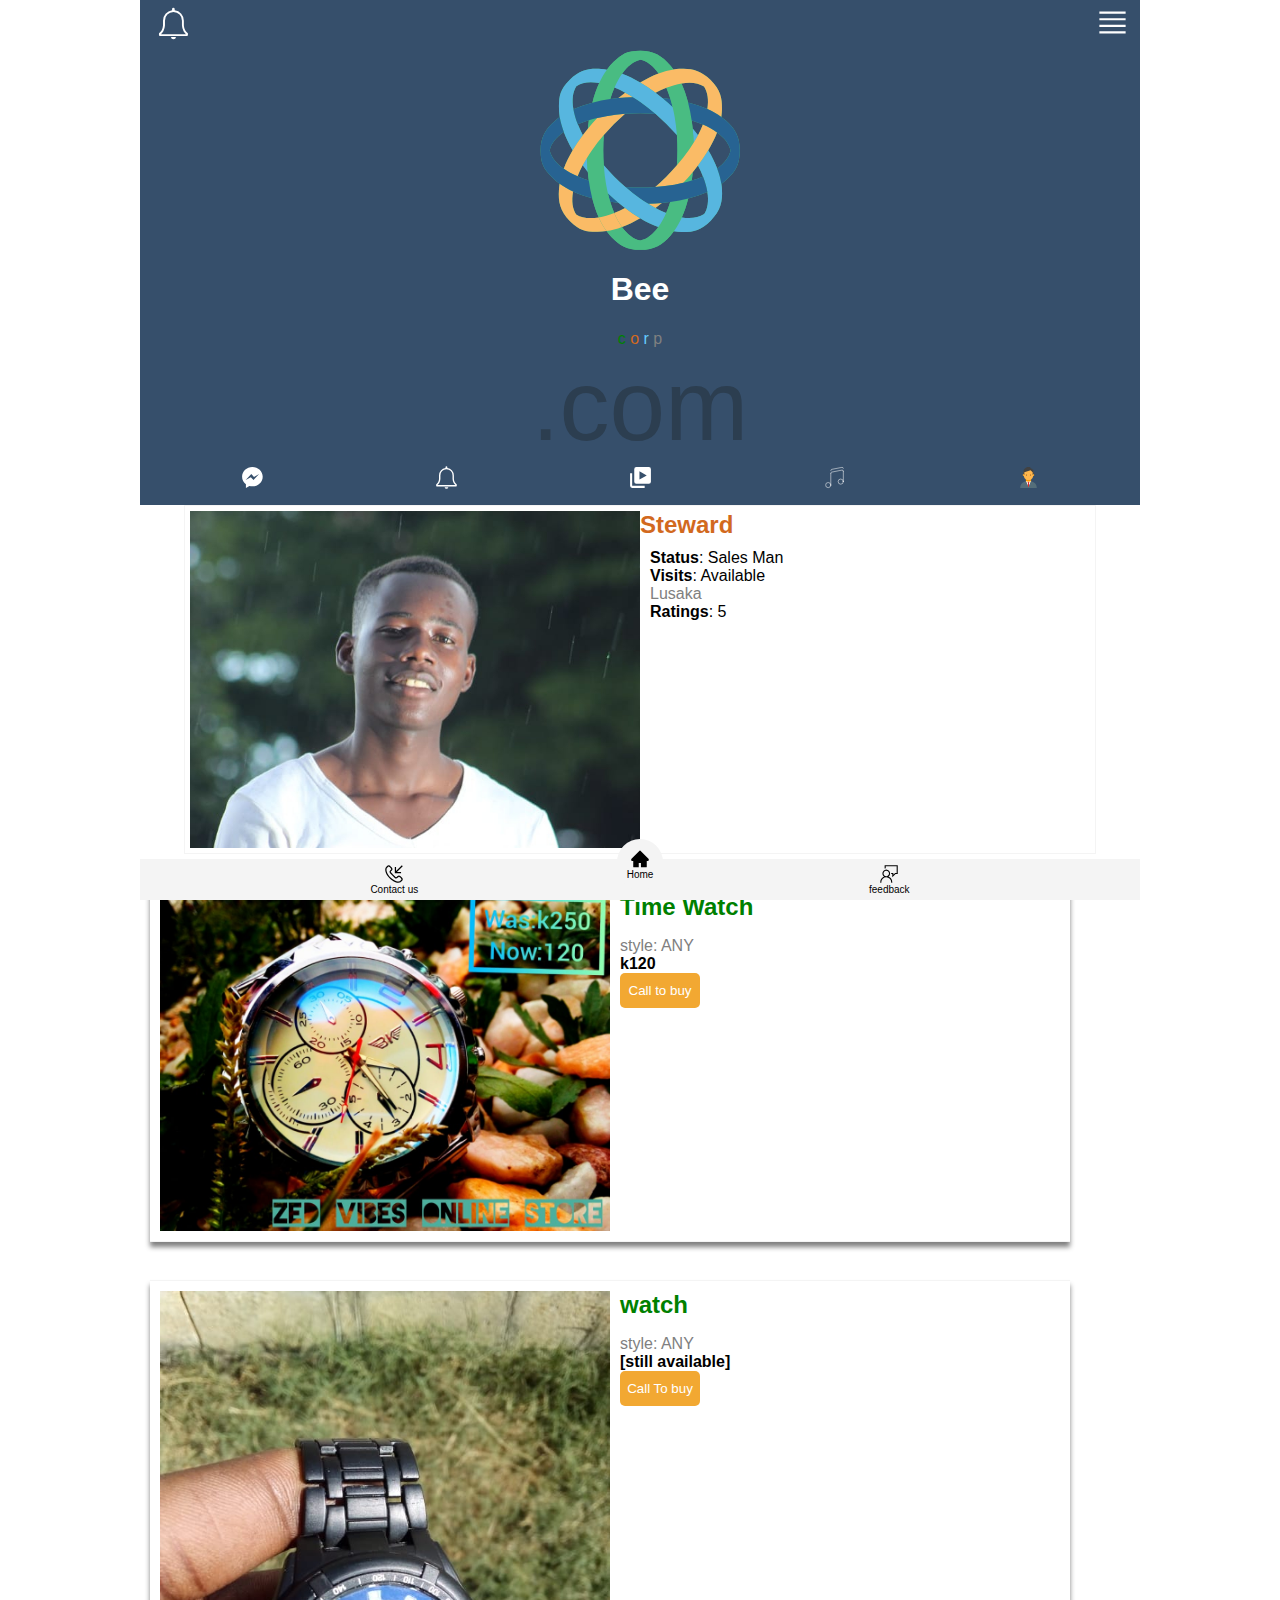
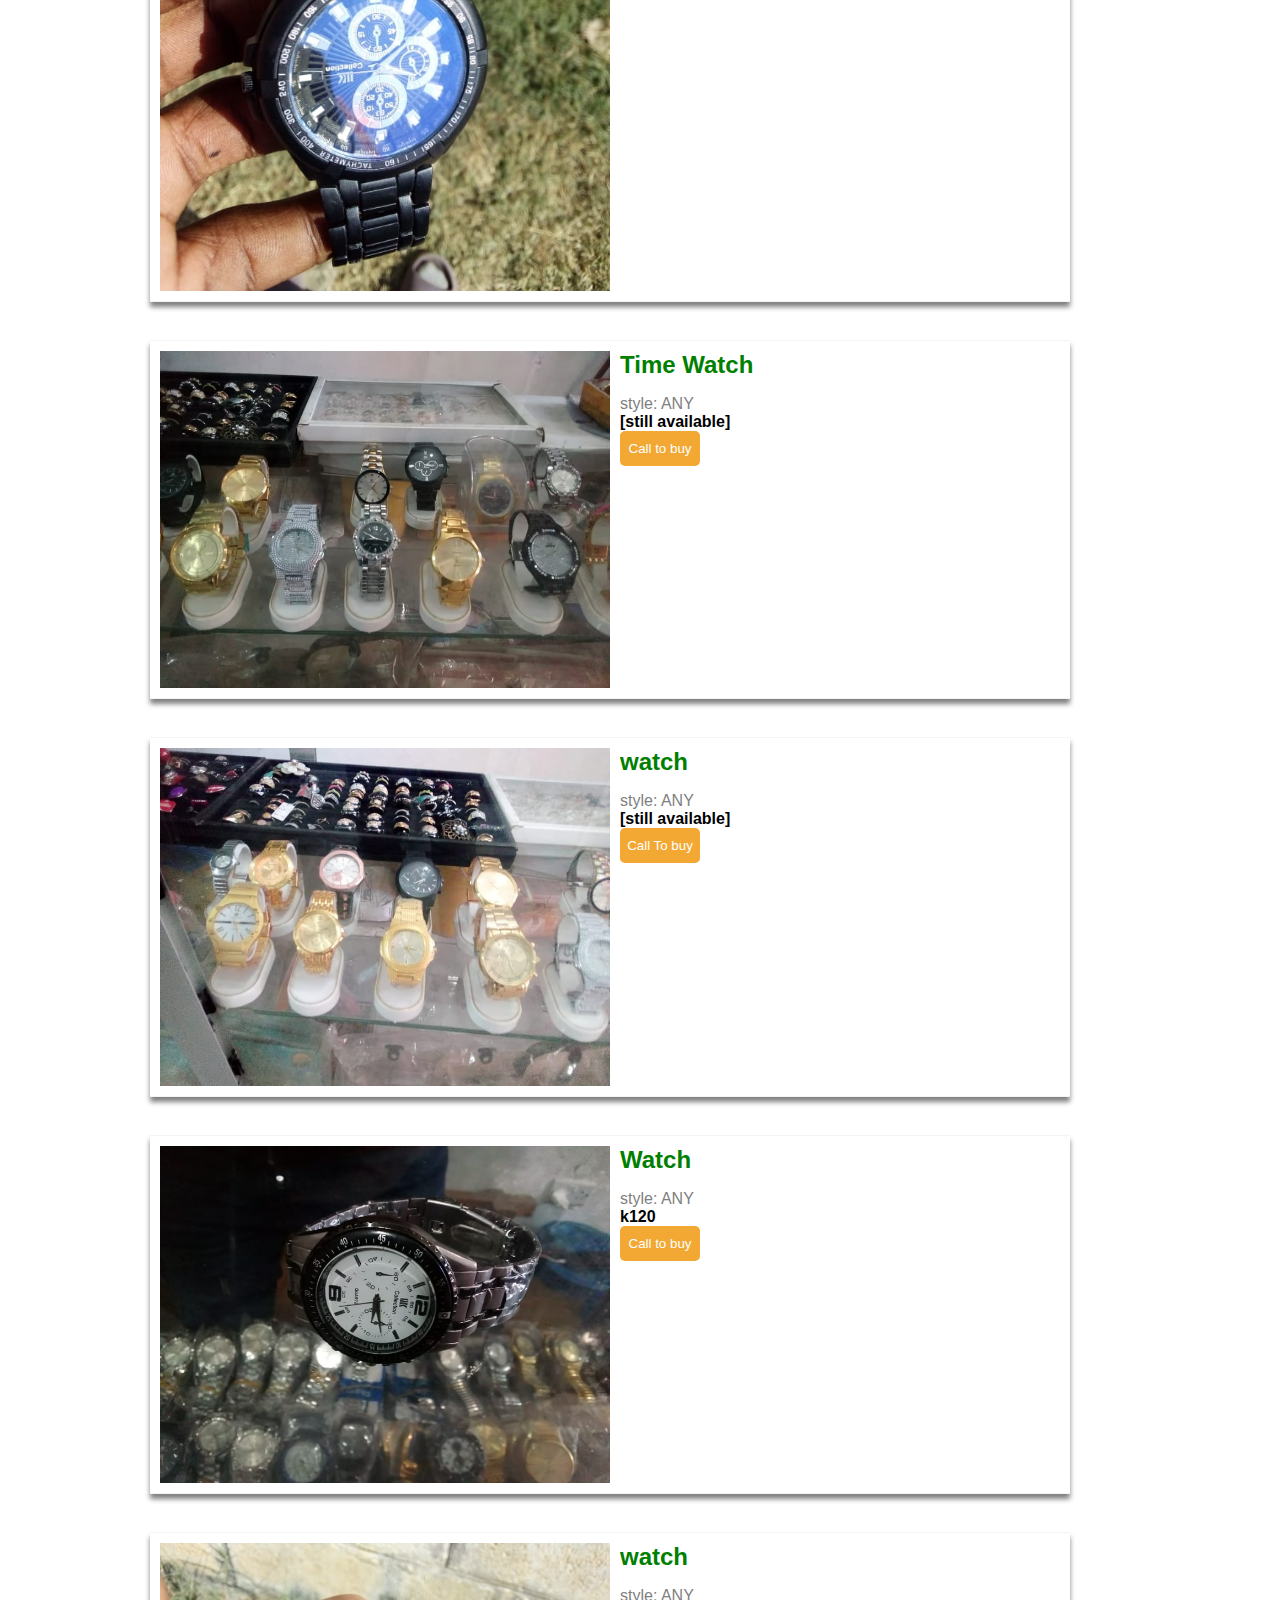
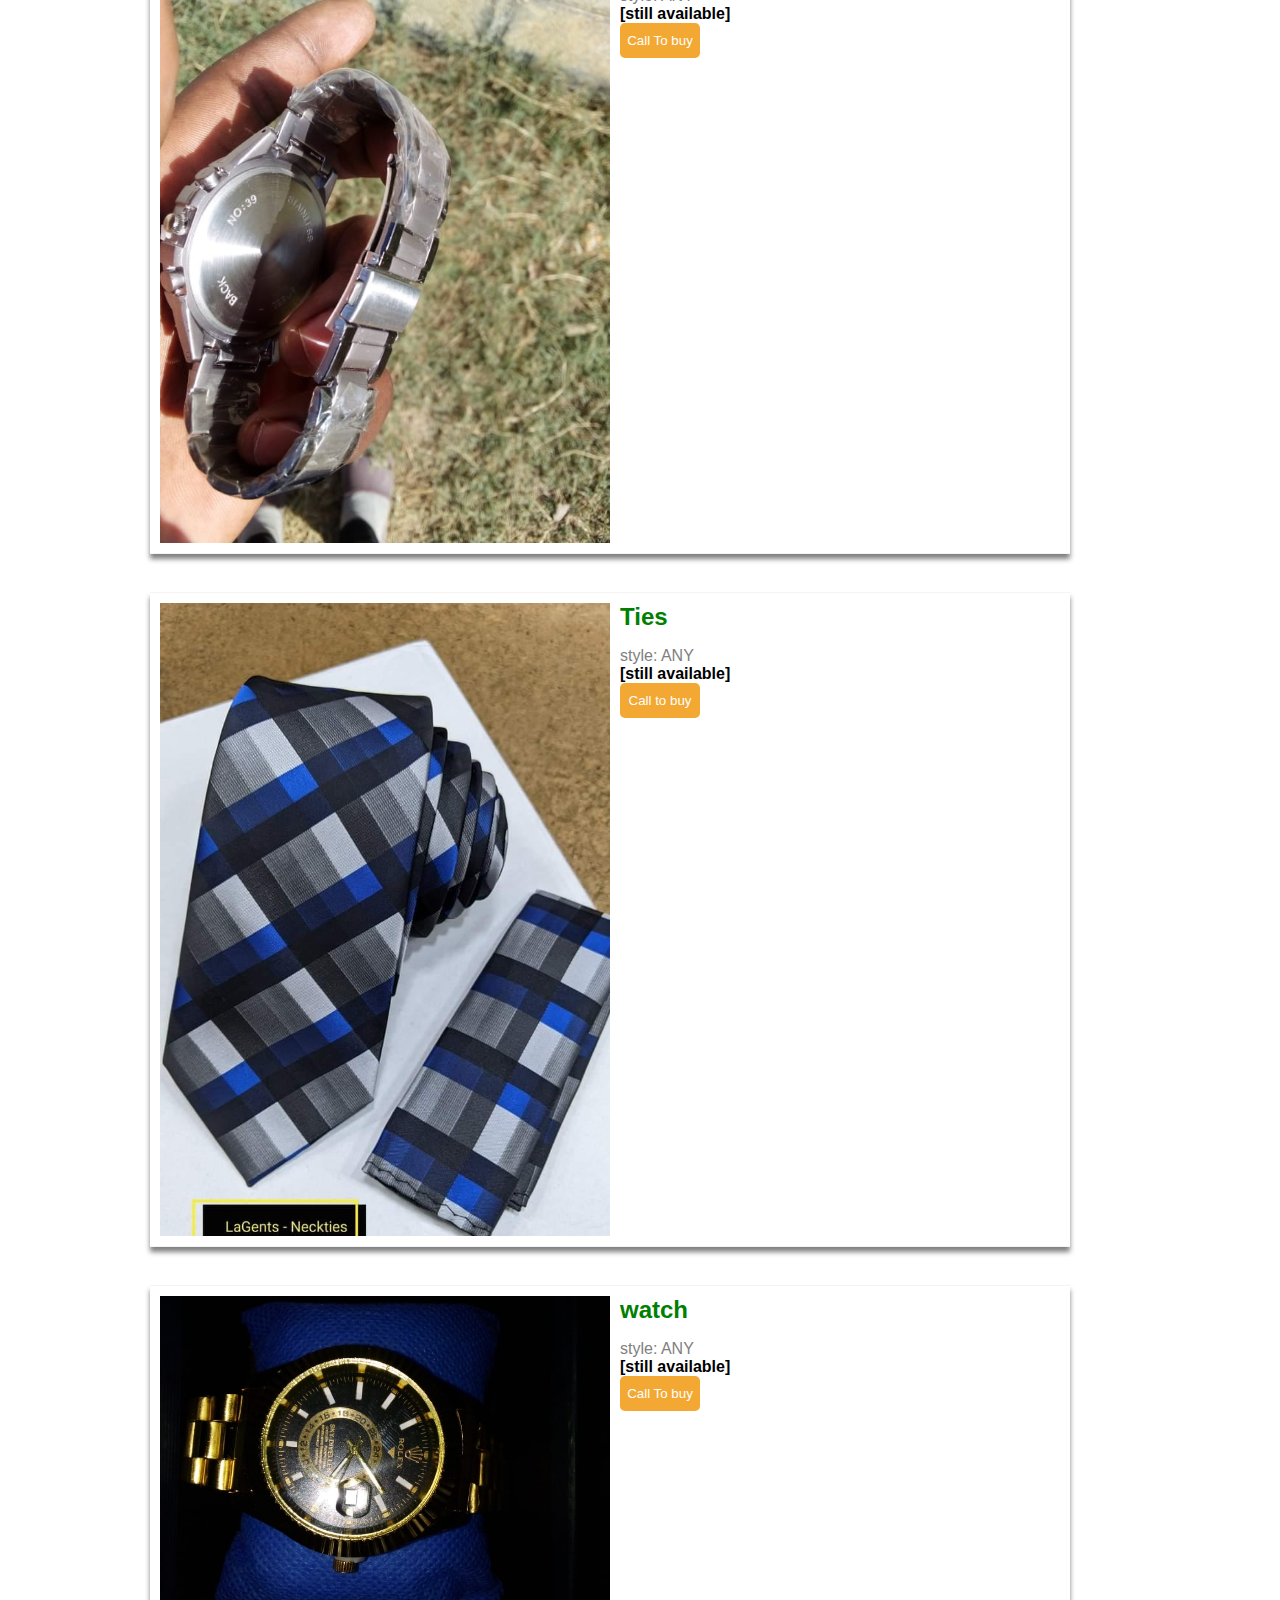
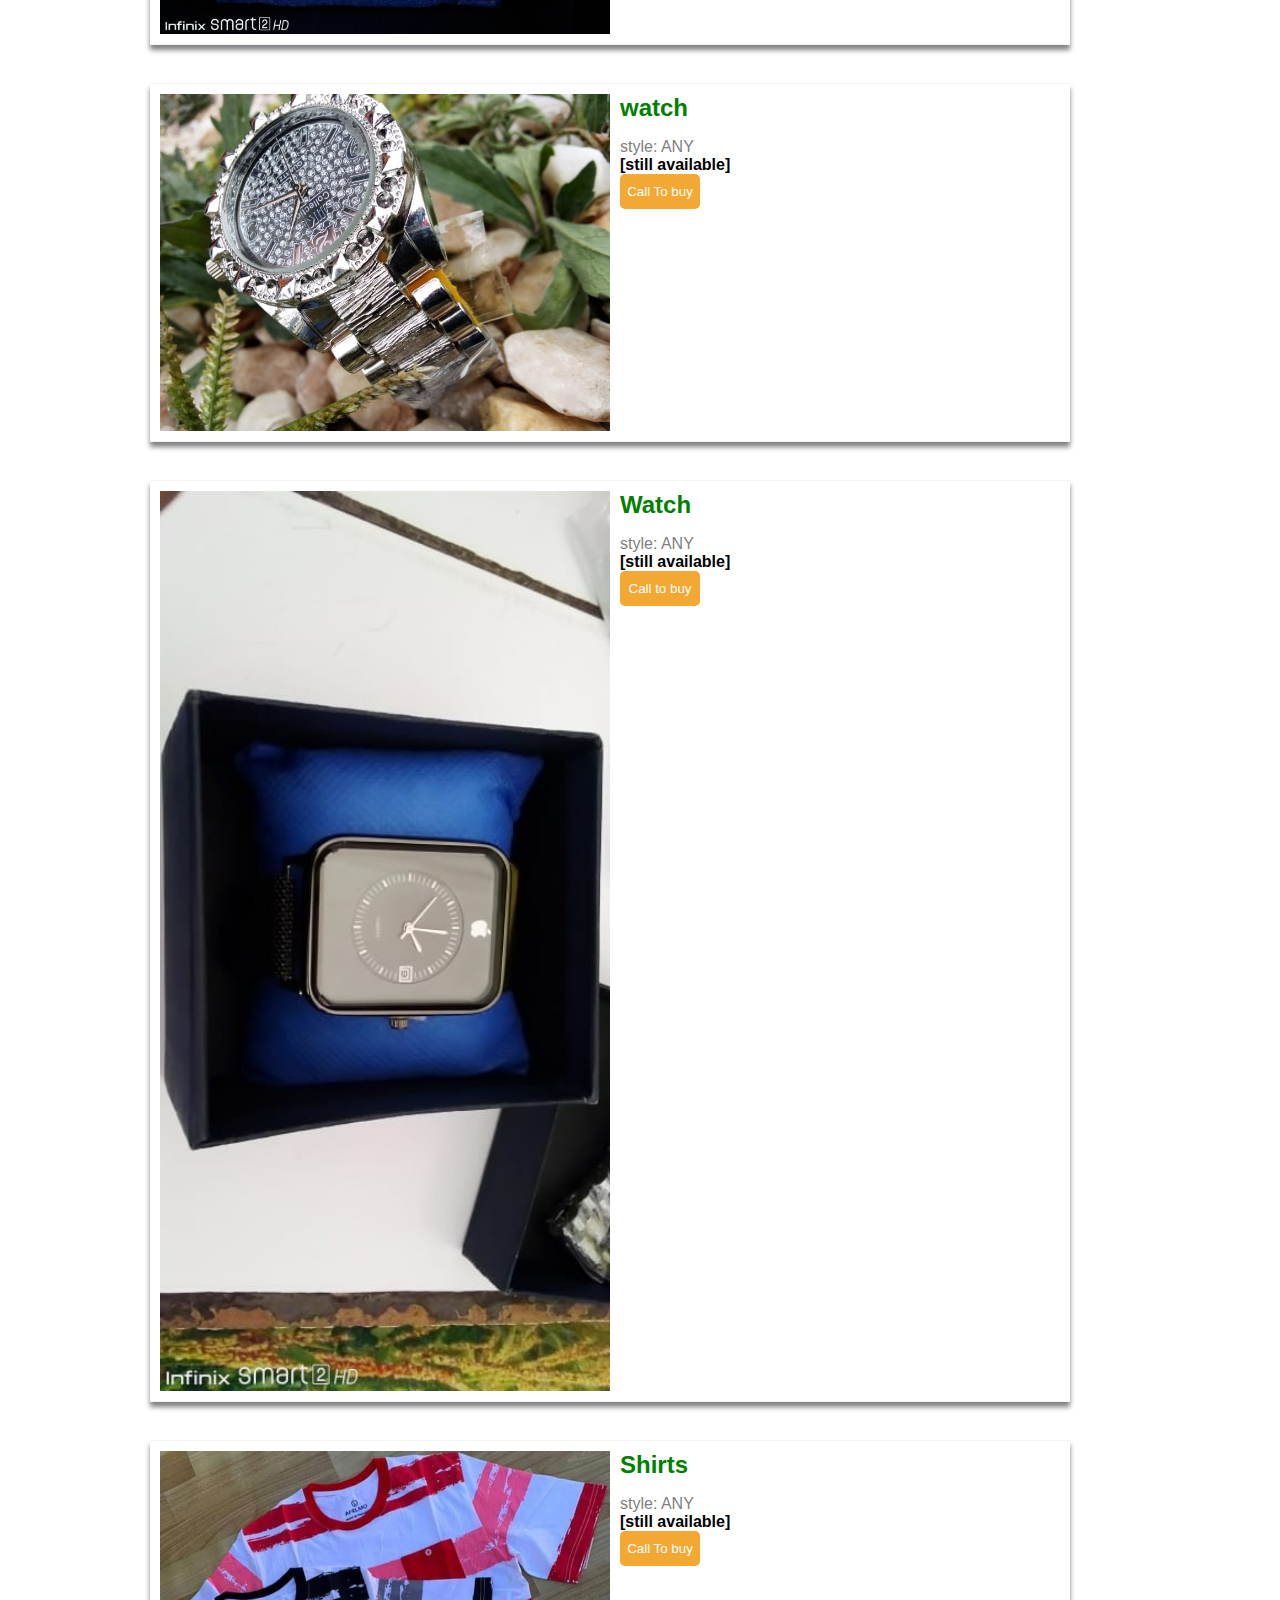
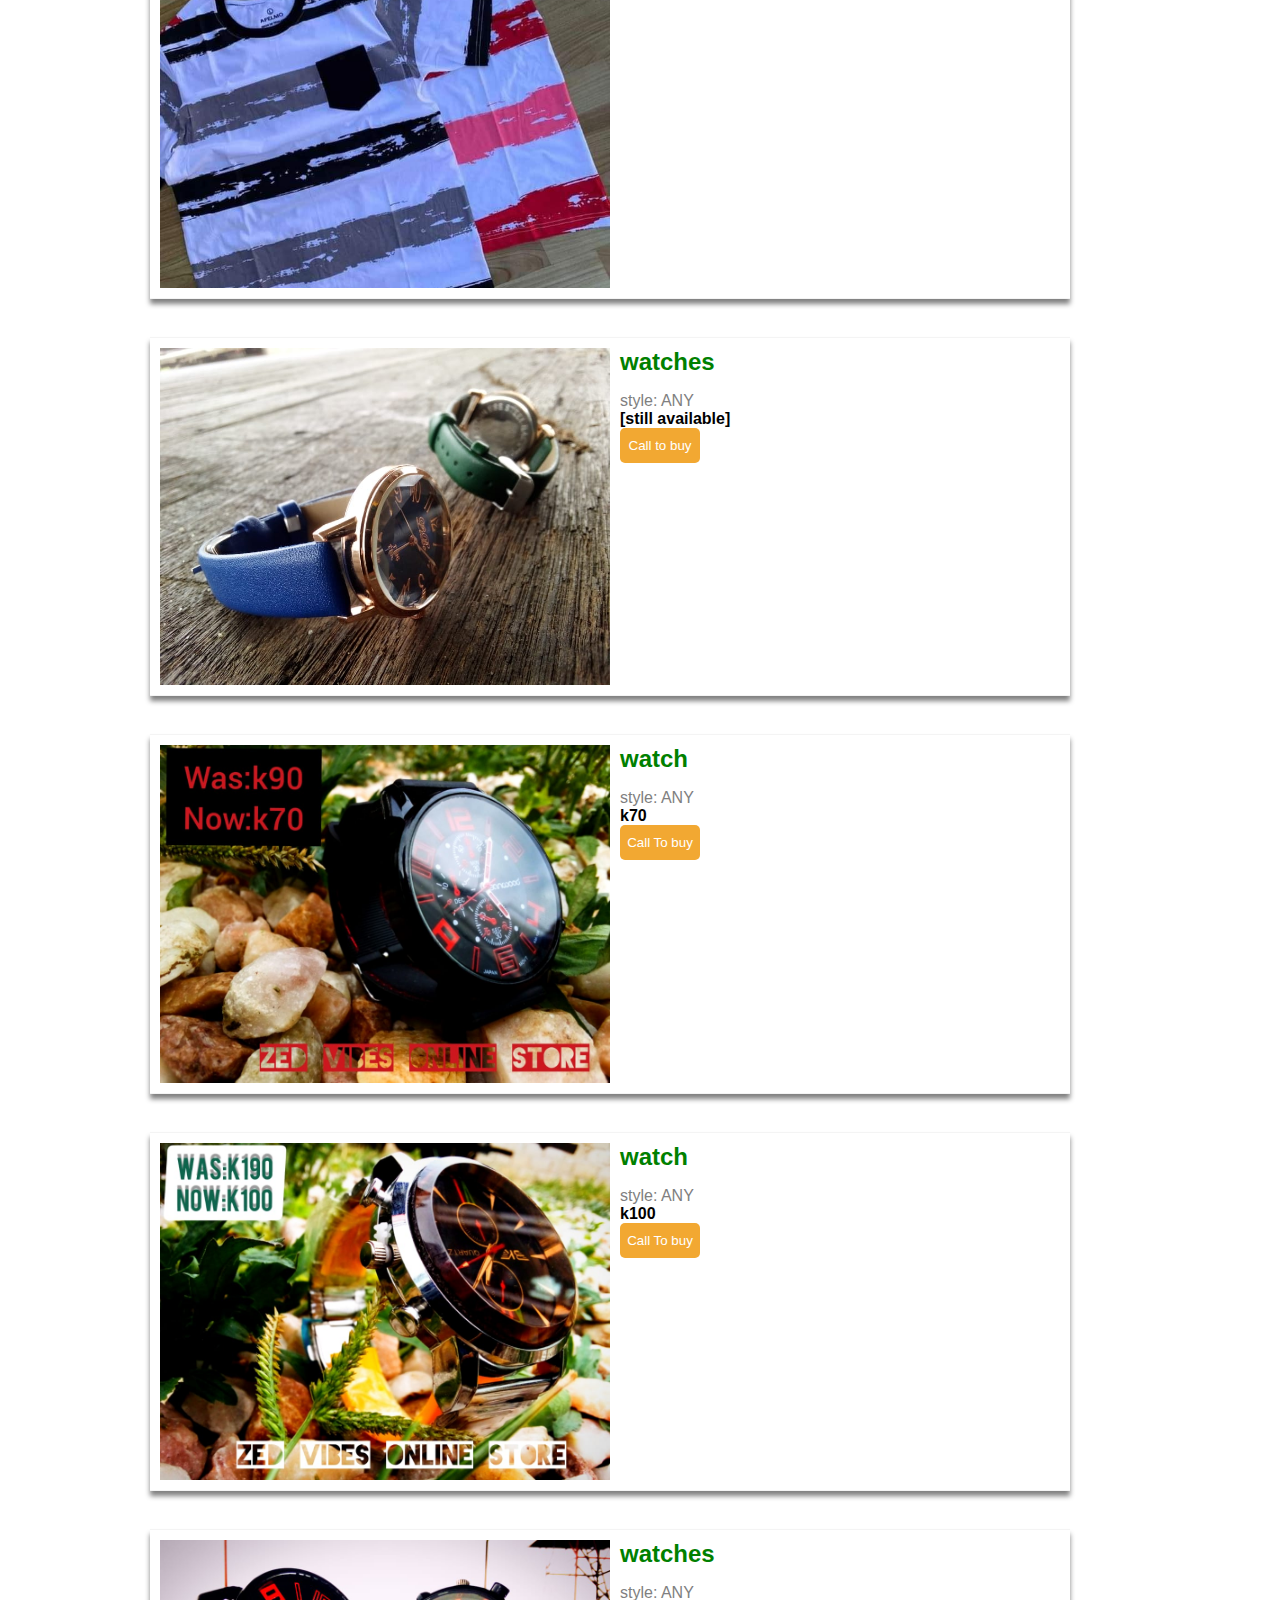
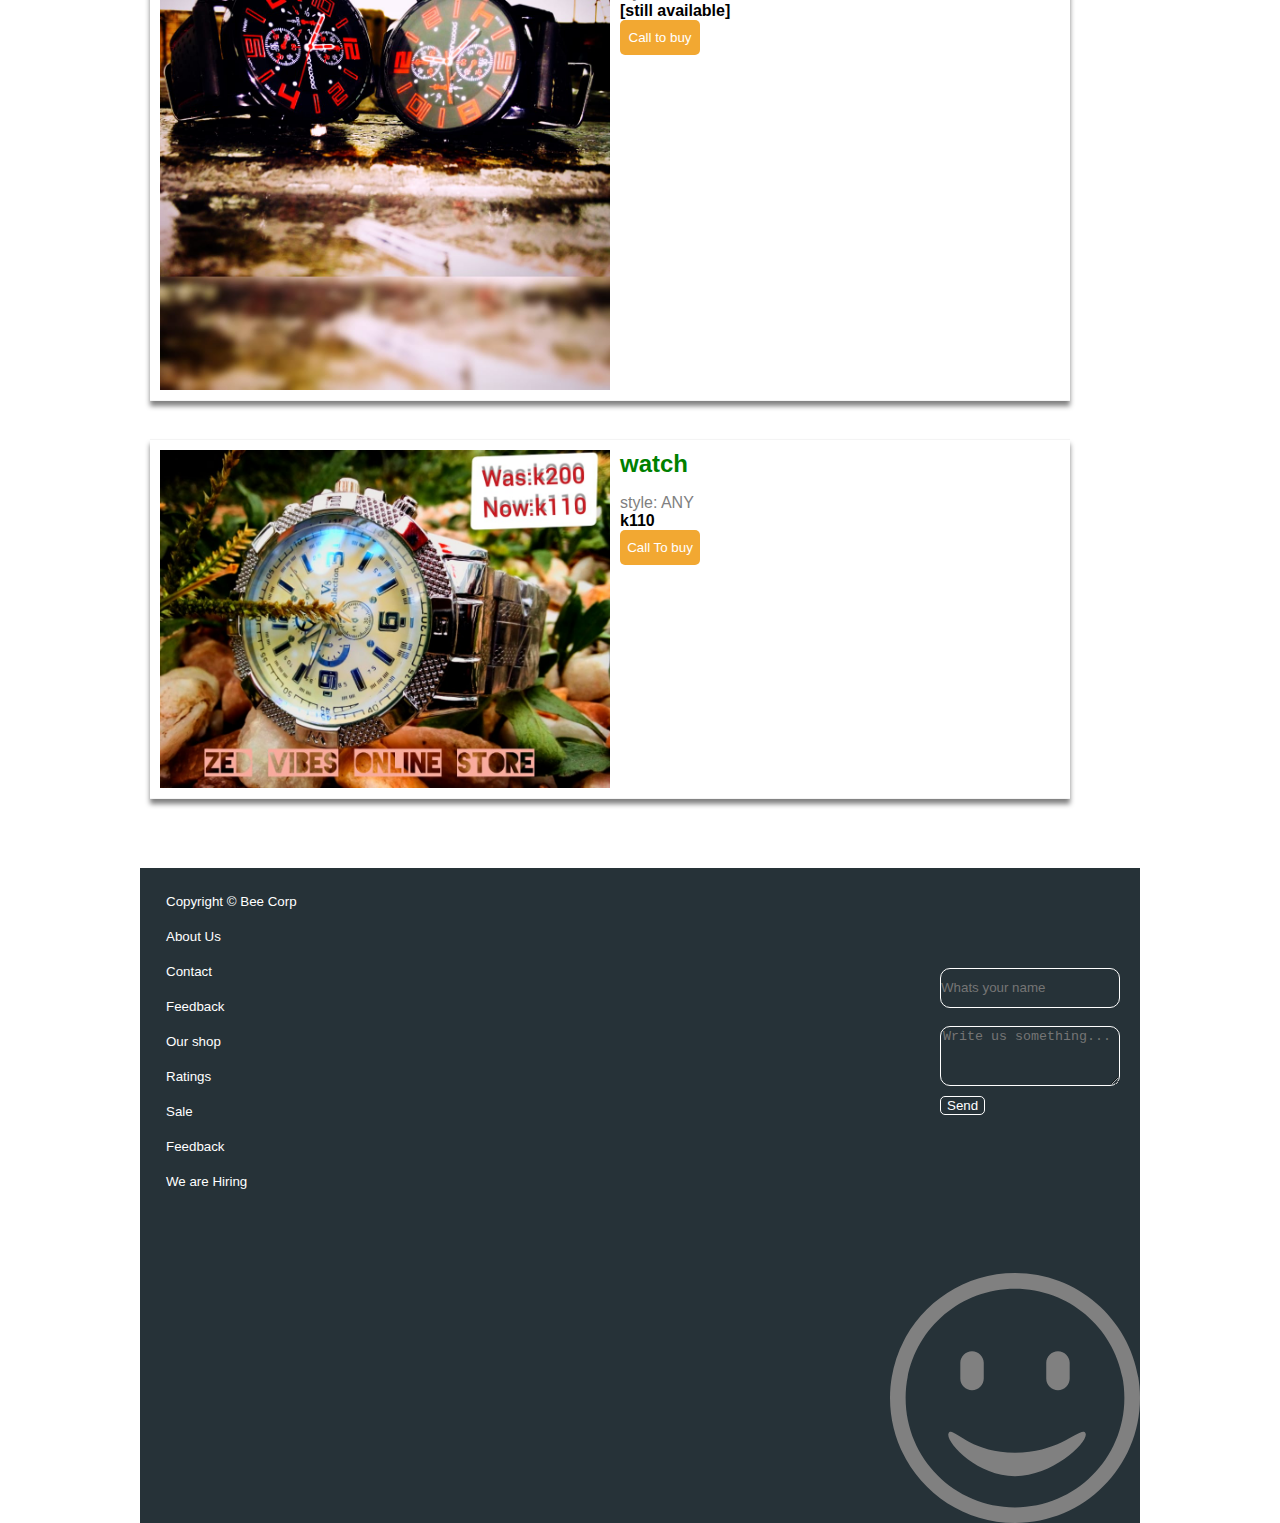
<file: sales.html>
<html>
<head>
<title>Bee-corp | Sales People</title>
<meta name="viewport" content="width=device-width, initial-scale=1.0">
<link rel="stylesheet" href="sales.css">
<link>
<link rel="icon"type="image" href="img/20220423_143135.jpg">

<style>

</style>
</head>
<body>
<div id="container">
 <!--Navigation start-->
 <div class="nav-cont">  
 <!--Bar start-->
 
 <!--Menu navigator start-->
 <div class="menu-cont">
 <!--menu bar start-->
 <button id="menu-bar" onclick="show()">
 <svg aria-hidden="true" role="img" width="1em" height="1em" preserveAspectRatio="xMidYMid meet" viewBox="0 0 32 32"><path fill="white" d="M4 6h24v2H4zm0 18h24v2H4zm0-12h24v2H4zm0 6h24v2H4z"/></svg>  
 </button>
 <!--menu bar end-->
 
 <!--cancel bar start-->
 <button id="cancel-bar" onclick="hide()">
 <svg aria-hidden="true" role="img" width="1em" height="1em" preserveAspectRatio="xMidYMid meet" viewBox="0 0 24 24"><path fill="none" stroke="white" stroke-linecap="round" stroke-linejoin="round" stroke-width="1.5" d="M6.758 17.243L12.001 12m5.243-5.243L12 12m0 0L6.758 6.757M12.001 12l5.243 5.243"/></svg>
 </button>
 <!--cancel bar end-->
 </div>
 <!--Menu navigator end-->
 
 <!--Notifucation bar start-->
 <button id="notification-bar" onclick="showNot()">
 <svg aria-hidden="true" role="img" width="1em" height="1em" preserveAspectRatio="xMidYMid meet" viewBox="0 0 36 36"><path fill="white" d="M32.51 27.83A14.4 14.4 0 0 1 30 24.9a12.63 12.63 0 0 1-1.35-4.81v-4.94A10.81 10.81 0 0 0 19.21 4.4V3.11a1.33 1.33 0 1 0-2.67 0v1.31a10.81 10.81 0 0 0-9.33 10.73v4.94a12.63 12.63 0 0 1-1.35 4.81a14.4 14.4 0 0 1-2.47 2.93a1 1 0 0 0-.34.75v1.36a1 1 0 0 0 1 1h27.8a1 1 0 0 0 1-1v-1.36a1 1 0 0 0-.34-.75ZM5.13 28.94a16.17 16.17 0 0 0 2.44-3a14.24 14.24 0 0 0 1.65-5.85v-4.94a8.74 8.74 0 1 1 17.47 0v4.94a14.24 14.24 0 0 0 1.65 5.85a16.17 16.17 0 0 0 2.44 3Z" class="clr-i-outline clr-i-outline-path-1"/><path fill="white" d="M18 34.28A2.67 2.67 0 0 0 20.58 32h-5.26A2.67 2.67 0 0 0 18 34.28Z" class="clr-i-outline clr-i-outline-path-2"/><path fill="none" d="M0 0h36v36H0z"/></svg>   
 </button>
 
 <button id="notification-bar-cancel" onclick="hideNot()">
 <svg aria-hidden="true" role="img" width="1em" height="1em" preserveAspectRatio="xMidYMid meet" viewBox="0 0 36 36"><path fill="whie" d="M32.51 27.83A14.4 14.4 0 0 1 30 24.9a12.63 12.63 0 0 1-1.35-4.81v-4.94A10.81 10.81 0 0 0 19.21 4.4V3.11a1.33 1.33 0 1 0-2.67 0v1.31a10.81 10.81 0 0 0-9.33 10.73v4.94a12.63 12.63 0 0 1-1.35 4.81a14.4 14.4 0 0 1-2.47 2.93a1 1 0 0 0-.34.75v1.36a1 1 0 0 0 1 1h27.8a1 1 0 0 0 1-1v-1.36a1 1 0 0 0-.34-.75ZM5.13 28.94a16.17 16.17 0 0 0 2.44-3a14.24 14.24 0 0 0 1.65-5.85v-4.94a8.74 8.74 0 1 1 17.47 0v4.94a14.24 14.24 0 0 0 1.65 5.85a16.17 16.17 0 0 0 2.44 3Z" class="clr-i-outline clr-i-outline-path-1"/><path fill="white" d="M18 34.28A2.67 2.67 0 0 0 20.58 32h-5.26A2.67 2.67 0 0 0 18 34.28Z" class="clr-i-outline clr-i-outline-path-2"/><path fill="none" d="M0 0h36v36H0z"/></svg> 
 </button>
 <!--Notufucation bar end-->     
 <!--Bar end-->   
 </div>
 <!--Navigation end-->
 
 <!--JS WILL OPEN start-->
 <div style="position: relative;">
 
 <div id="menu-navigator">
 <div style="margin-bottom: 20px;">
 <a href="#.html" style="text-decoration: none;"><span id="home-svg"><svg xmlns="http://www.w3.org/2000/svg" aria-hidden="true" role="img" width="1em" height="1em" preserveAspectRatio="xMidYMid meet" viewBox="0 0 24 24"><path fill="none" stroke="white" stroke-linecap="round" stroke-linejoin="round" stroke-width="2" d="M22 20v-7.826a4 4 0 0 0-1.253-2.908l-7.373-6.968a2 2 0 0 0-2.748 0L3.253 9.266A4 4 0 0 0 2 12.174V20a2 2 0 0 0 2 2h16a2 2 0 0 0 2-2Z"/></svg></span><span id="home"></span></a>
 </div>
 
 <div style="margin-bottom: 20px;">
 <a href="#.html" style="text-decoration: none;"><span id="about-svg"><svg xmlns="http://www.w3.org/2000/svg" aria-hidden="true" role="img" width="1em" height="1em" preserveAspectRatio="xMidYMid meet" viewBox="0 0 32 32"><path fill="white" d="M16 25a6.99 6.99 0 0 1-5.833-3.129l1.666-1.107a5 5 0 0 0 8.334 0l1.666 1.107A6.99 6.99 0 0 1 16 25zm4-11a2 2 0 1 0 2 2a1.98 1.98 0 0 0-2-2zm-8 0a2 2 0 1 0 2 2a1.98 1.98 0 0 0-2-2z"/><path fill="white" d="M30 16v-2h-2v-4a4.005 4.005 0 0 0-4-4h-2V2h-2v4h-8V2h-2v4H8a4.005 4.005 0 0 0-4 4v4H2v2h2v5H2v2h2v3a4.005 4.005 0 0 0 4 4h16a4.005 4.005 0 0 0 4-4v-3h2v-2h-2v-5Zm-4 10a2.002 2.002 0 0 1-2 2H8a2.002 2.002 0 0 1-2-2V10a2.002 2.002 0 0 1 2-2h16a2.002 2.002 0 0 1 2 2Z"/></svg></span><span id="about"></span></a>
 </div>
 
 <div style="margin-bottom: 20px;">
 <a href="#.html" style="text-decoration: none;"><svg id="contact-svg" xmlns="http://www.w3.org/2000/svg" aria-hidden="true" role="img" width="1em" height="1em" preserveAspectRatio="xMidYMid meet" viewBox="0 0 24 24"><path fill="white" d="M21 2H6a2 2 0 0 0-2 2v3H2v2h2v2H2v2h2v2H2v2h2v3a2 2 0 0 0 2 2h15a1 1 0 0 0 1-1V3a1 1 0 0 0-1-1zm-8 2.999c1.648 0 3 1.351 3 3A3.012 3.012 0 0 1 13 11c-1.647 0-3-1.353-3-3.001c0-1.649 1.353-3 3-3zM19 18H7v-.75c0-2.219 2.705-4.5 6-4.5s6 2.281 6 4.5V18z"/></svg><span id="contact"></span></a>
 </div>
 
 <div style="margin-bottom: 20px;">
 <a href="#.html" style="text-decoration: none;"><svg id="upload-svg" xmlns="http://www.w3.org/2000/svg" aria-hidden="true" role="img" width="1.04em" height="1em" preserveAspectRatio="xMidYMid meet" viewBox="0 0 1664 1600"><path fill="white" d="M1280 1408q0-26-19-45t-45-19t-45 19t-19 45t19 45t45 19t45-19t19-45zm256 0q0-26-19-45t-45-19t-45 19t-19 45t19 45t45 19t45-19t19-45zm128-224v320q0 40-28 68t-68 28H96q-40 0-68-28t-28-68v-320q0-40 28-68t68-28h427q21 56 70.5 92t110.5 36h256q61 0 110.5-36t70.5-92h427q40 0 68 28t28 68zm-325-648q-17 40-59 40h-256v448q0 26-19 45t-45 19H704q-26 0-45-19t-19-45V576H384q-42 0-59-40q-17-39 14-69L787 19q18-19 45-19t45 19l448 448q31 30 14 69z"/></svg><span id="host"></span></a>
 </div>
 
 <div style="margin-bottom: 20px;">
 <a href="#.html" style="text-decoration: none;"><svg id="settings-svg" xmlns="http://www.w3.org/2000/svg" aria-hidden="true" role="img" width="1em" height="1em" preserveAspectRatio="xMidYMid meet" viewBox="0 0 24 24"><path fill="white" d="M13.82 22h-3.64a1 1 0 0 1-.977-.786l-.407-1.884a8.002 8.002 0 0 1-1.535-.887l-1.837.585a1 1 0 0 1-1.17-.453L2.43 15.424a1.006 1.006 0 0 1 .193-1.239l1.425-1.3a8.1 8.1 0 0 1 0-1.772L2.623 9.816a1.006 1.006 0 0 1-.193-1.24l1.82-3.153a1 1 0 0 1 1.17-.453l1.837.585c.244-.18.498-.348.76-.5c.253-.142.513-.271.779-.386l.408-1.882A1 1 0 0 1 10.18 2h3.64a1 1 0 0 1 .976.787l.412 1.883a8.192 8.192 0 0 1 1.535.887l1.838-.585a1 1 0 0 1 1.169.453l1.82 3.153c.232.407.152.922-.193 1.239l-1.425 1.3a8.1 8.1 0 0 1 0 1.772l1.425 1.3c.345.318.425.832.193 1.239l-1.82 3.153a1 1 0 0 1-1.17.453l-1.837-.585a7.98 7.98 0 0 1-1.534.886l-.413 1.879a1 1 0 0 1-.976.786ZM11.996 8a4 4 0 1 0 0 8a4 4 0 0 0 0-8Z"/></svg><span id="settings"></span></a>
 </div>   
 </div>
 
 <!--Notification center start-->
 <div id="notification-center">
 <h4>
 Notifications
 </h4>
 
 <a href="#.html" >
 <button>
 <em>
 <svg xmlns="http://www.w3.org/2000/svg" aria-hidden="true" role="img" width="1em" height="1em" preserveAspectRatio="xMidYMid meet" viewBox="0 0 256 256"><path fill="#49BC82" d="M194.21 167.138a253.78 253.78 0 0 0 1.263-10.796a285.85 285.85 0 0 1-12.101 13.716c3.757-.885 7.37-1.861 10.838-2.92ZM62.567 90.053a246.605 246.605 0 0 0-1.306 10.705a271.697 271.697 0 0 1 11.938-13.62a176.374 176.374 0 0 0-10.632 2.915Zm134.05 28.778a171.516 171.516 0 0 0 5.623-9.789a253.229 253.229 0 0 0-6.84-8.632a270.927 270.927 0 0 1 1.217 18.42ZM54.646 147.619c2.09 2.8 4.273 5.597 6.548 8.383A285.513 285.513 0 0 1 60.08 138.1a176.992 176.992 0 0 0-5.434 9.52Zm112.021 46.91c-1.576 5.02-3.315 9.735-5.207 14.097c-3.004 6.928-6.378 12.972-10.02 18.039c-6.914 9.62-14.794 15.68-22.984 17.27c-8.626-1.857-16.634-7.954-23.53-17.488c-6.782 2.546-13.407 4.353-19.788 5.36c2.06 2.852 4.239 5.497 6.549 7.889c9.93 10.279 18.6 16.138 36.663 16.138c18.063 0 28.292-6.633 38.543-18.168a74.132 74.132 0 0 0 4.446-5.55c3.807-5.218 7.195-11.18 10.153-17.787c3.285-7.342 6.042-15.473 8.272-24.234c-7.293 1.845-15.02 3.324-23.097 4.434Zm-.151-175.103C156.19 7.628 146.2.83 128.35.83c-17.85 0-24.2 5.023-33.67 13.926c-3.231 3.038-6.245 6.542-9.05 10.439c-3.655 5.079-6.942 10.845-9.847 17.204c-3.453 7.557-6.365 15.943-8.714 24.997c7.234-1.888 14.89-3.416 22.892-4.57c1.615-5.235 3.41-10.145 5.372-14.674c2.918-6.74 6.194-12.647 9.732-17.645c6.988-9.876 15.007-16.165 23.39-17.989c8.312 1.543 16.305 7.736 23.292 17.606c6.534-2.476 12.923-4.238 19.1-5.237a77.586 77.586 0 0 0-4.332-5.46Zm.418 43.301c-3.449-.478-6.96-.889-10.528-1.231a271.23 271.23 0 0 1 13.413 11.766a176.4 176.4 0 0 0-2.885-10.535ZM89.848 194.37c3.594.52 7.253.97 10.977 1.34A285.751 285.751 0 0 1 86.9 183.434a172.75 172.75 0 0 0 2.949 10.936Zm143.066-15.982a73.916 73.916 0 0 0-.75-6.873c-.982-6.389-2.789-13.008-5.362-19.782c-2.896-7.622-6.755-15.436-11.453-23.325c-3.844 6.466-8.257 12.983-13.178 19.484c2.507 4.79 4.663 9.473 6.445 14.009c2.764 7.03 4.642 13.698 5.63 19.856c1.86 11.595.56 21.37-4.078 28.243c-7.343 4.742-17.198 6.116-28.676 4.329c-2.958 6.607-6.346 12.569-10.153 17.786c3.343.523 6.627.832 9.831.888c14.29.247 24.565-1.741 37.337-14.513c12.773-12.773 15.315-24.697 14.407-40.102ZM78.33 24.337c-15.644-1.041-27.514 1.215-40.137 13.838c-12.622 12.622-13.56 20.662-13.96 33.654c-.138 4.494.217 9.169 1.012 13.975c1.021 6.17 2.786 12.565 5.236 19.106c2.874 7.673 6.688 15.545 11.348 23.49c3.788-6.445 8.128-12.935 12.974-19.402c-2.483-4.714-4.636-9.332-6.415-13.806c-2.713-6.823-4.585-13.31-5.637-19.346c-2.095-12.022-.886-22.22 3.782-29.482c7.034-4.831 17.185-6.084 29.252-3.965c2.905-6.359 6.192-12.125 9.847-17.204a77.58 77.58 0 0 0-7.302-.858Zm117.072 76.073a247.36 247.36 0 0 0-1.244-10.215c-1.16-8.087-2.704-15.823-4.613-23.127c-2.29-8.764-5.107-16.903-8.435-24.26c-6.025 1.018-12.527 2.873-19.373 5.571c1.893 4.439 3.628 9.242 5.198 14.348a176.4 176.4 0 0 1 2.885 10.535c.898 3.727 1.707 7.59 2.422 11.578c1.366 7.602 2.38 15.66 3 24.098a263.7 263.7 0 0 1 .71 19.288c0 6.678-.257 13.157-.722 19.435c5.6-6.463 10.652-12.912 15.103-19.27a198.948 198.948 0 0 0 6.285-9.56a270.927 270.927 0 0 0-1.216-18.421ZM89.848 194.37a172.75 172.75 0 0 1-2.95-10.936c-.847-3.6-1.62-7.318-2.297-11.169c-1.362-7.738-2.356-15.976-2.96-24.622a278.079 278.079 0 0 1-.68-19.417c0-6.667.255-13.129.714-19.385c-5.615 6.484-10.665 12.978-15.136 19.397a202.161 202.161 0 0 0-6.459 9.862c.19 6.098.564 12.073 1.114 17.902c.349 3.693.763 7.331 1.255 10.896c1.104 7.99 2.572 15.637 4.395 22.86c2.243 8.882 5.03 17.117 8.354 24.547c6.17-1.025 12.821-2.917 19.827-5.696c-1.893-4.403-3.623-9.161-5.177-14.24ZM109.133 54.6a254.63 254.63 0 0 0-8.786 6.957a271.21 271.21 0 0 1 18.813-1.232a176.243 176.243 0 0 0-10.027-5.724ZM46.3 210.426c-4.83-7.033-6.084-17.185-3.963-29.252c-6.36-2.904-12.127-6.192-17.205-9.847c-.403 2.471-.7 4.91-.859 7.302c-1.04 15.644 1.216 27.515 13.838 40.136c12.622 12.622 20.662 13.56 33.655 13.96c4.306.133 8.777-.19 13.372-.916c-3.721-5.151-7.038-11.015-9.94-17.503c-11.767 1.954-21.753.711-28.898-3.88Zm62.65-8.279c-4.756 2.508-9.414 4.673-13.925 6.463c2.94 6.835 6.265 12.813 9.901 17.838c7.606-2.854 15.407-6.634 23.28-11.243c-6.392-3.819-12.83-8.189-19.256-13.058Zm38.762.048a246.148 246.148 0 0 0 8.227-6.43c-5.705.537-11.551.905-17.515 1.099a171.93 171.93 0 0 0 9.288 5.331Zm-52.687 6.415c-7.006 2.78-13.658 4.67-19.827 5.696c2.902 6.488 6.219 12.352 9.94 17.503c6.38-1.008 13.006-2.815 19.788-5.36c-3.636-5.026-6.962-11.004-9.901-17.839Zm123.4-170.16c-12.771-12.771-24.695-15.314-40.1-14.407a74.41 74.41 0 0 0-7.476.845c-6.178.999-12.567 2.761-19.1 5.237c-7.692 2.916-15.578 6.813-23.539 11.564c6.52 3.814 13.087 8.193 19.632 13.09c4.749-2.485 9.395-4.626 13.894-6.399c6.846-2.698 13.348-4.553 19.373-5.57c11.85-2 21.84-.735 28.827 3.98c4.743 7.343 6.116 17.198 4.329 28.676c6.607 2.959 12.569 6.345 17.788 10.154c.523-3.344.831-6.629.886-9.833c.248-14.29-1.74-24.564-14.513-37.336Zm-9.863 57.048c-1.755 4.394-3.869 8.92-6.322 13.545a171.516 171.516 0 0 1-5.623 9.789a198.948 198.948 0 0 1-6.285 9.56c-4.451 6.358-9.503 12.807-15.103 19.27a277.269 277.269 0 0 1-13.527 14.53a264.365 264.365 0 0 1-14.122 13.126c8.61-.602 16.815-1.592 24.526-2.945a198.742 198.742 0 0 0 11.266-2.314a285.397 285.397 0 0 0 12.101-13.716a254.703 254.703 0 0 0 6.698-8.45c4.921-6.501 9.334-13.018 13.178-19.484c4.603-7.74 8.386-15.406 11.252-22.892c-5.065-3.64-11.11-7.015-18.039-10.019ZM84.68 84.732a201.191 201.191 0 0 0-11.48 2.406a271.697 271.697 0 0 0-11.94 13.62a245.339 245.339 0 0 0-6.458 8.24c-4.846 6.467-9.186 12.957-12.974 19.401c-4.67 7.944-8.5 15.818-11.384 23.492c4.999 3.538 10.904 6.814 17.645 9.733c1.819-4.536 4.018-9.221 6.557-14.005a176.992 176.992 0 0 1 5.434-9.52a202.161 202.161 0 0 1 6.46-9.86c4.47-6.42 9.52-12.914 15.135-19.398a262.533 262.533 0 0 1 27.2-27.124c-8.473.621-16.565 1.641-24.195 3.015Zm152.922 5.331a74.053 74.053 0 0 0-5.55-4.444c-5.218-3.809-11.18-7.195-17.787-10.154c-7.477-3.347-15.773-6.146-24.721-8.397c1.91 7.304 3.452 15.04 4.613 23.127c5.135 1.6 9.954 3.372 14.405 5.302c6.928 3.004 12.974 6.378 18.039 10.019c9.62 6.915 15.68 14.795 17.27 22.985c-1.83 8.502-7.772 16.404-17.069 23.232c2.573 6.774 4.38 13.393 5.362 19.782c2.692-1.97 5.194-4.048 7.468-6.245c10.28-9.929 16.139-18.6 16.139-36.663c0-18.063-6.634-28.292-18.17-38.544ZM62.449 166.898c-5.116-1.59-9.921-3.352-14.36-5.274c-6.74-2.919-12.646-6.195-17.645-9.733c-9.875-6.989-16.166-15.007-17.99-23.39c1.565-8.43 7.908-16.533 18.026-23.59c-2.45-6.542-4.215-12.937-5.236-19.107a77.627 77.627 0 0 0-5.88 4.638C7.564 100.767.766 110.757.766 128.607c0 17.85 5.022 24.198 13.926 33.67c3.038 3.23 6.542 6.245 10.439 9.049c5.078 3.655 10.845 6.943 17.205 9.847c7.419 3.39 15.64 6.259 24.507 8.585c-1.823-7.223-3.291-14.87-4.395-22.86Zm66.09-100.422a202.323 202.323 0 0 0-9.38-6.15c-6.414.199-12.695.613-18.812 1.23c-3.52.356-6.983.779-10.385 1.27c-8.001 1.154-15.658 2.682-22.892 4.57c-8.787 2.293-16.947 5.115-24.32 8.45c1.052 6.035 2.924 12.523 5.637 19.346c4.392-1.87 9.137-3.586 14.18-5.139a176.82 176.82 0 0 1 10.632-2.915c3.698-.89 7.528-1.695 11.481-2.406c7.63-1.374 15.722-2.394 24.196-3.015c6.233-.458 12.663-.71 19.286-.71c6.877 0 13.541.273 19.993.765c-6.556-5.681-13.125-10.786-19.615-15.296Zm80.077 95.425c-4.45 1.917-9.265 3.667-14.406 5.237a172.338 172.338 0 0 1-10.838 2.92a199.908 199.908 0 0 1-11.266 2.314c-7.711 1.353-15.915 2.343-24.526 2.945c-6.265.438-12.737.679-19.418.679a265.65 265.65 0 0 1-18.828-.67c6.39 5.534 12.766 10.53 19.054 14.94a198.754 198.754 0 0 0 10.036 6.597a285.56 285.56 0 0 0 17.515-1.1a254.65 254.65 0 0 0 10.728-1.234c8.076-1.11 15.804-2.589 23.097-4.434c8.858-2.24 17.07-5.022 24.482-8.338c-.988-6.158-2.866-12.826-5.63-19.856Zm-60.904 40.293a171.93 171.93 0 0 1-9.288-5.331a198.754 198.754 0 0 1-10.036-6.596c-6.288-4.411-12.664-9.407-19.054-14.942a277.803 277.803 0 0 1-14.568-13.56a264.355 264.355 0 0 1-13.126-14.122c.605 8.646 1.599 16.884 2.96 24.622a198.78 198.78 0 0 0 2.299 11.17a285.751 285.751 0 0 0 13.926 12.275a253.569 253.569 0 0 0 8.125 6.436c6.425 4.87 12.864 9.24 19.256 13.058c7.857 4.695 15.64 8.552 23.234 11.46c3.642-5.066 7.016-11.11 10.02-18.038c-4.458-1.781-9.053-3.933-13.748-6.432Zm24.53-117.354a200.474 200.474 0 0 0-2.423-11.578a271.23 271.23 0 0 0-13.413-11.766a246.07 246.07 0 0 0-8.564-6.718c-6.545-4.897-13.112-9.276-19.632-13.09c-7.826-4.576-15.582-8.338-23.144-11.181c-3.538 4.998-6.814 10.905-9.732 17.645c4.47 1.793 9.086 3.957 13.799 6.449a176.147 176.147 0 0 1 10.027 5.724c3.1 1.908 6.23 3.964 9.38 6.151c6.49 4.51 13.059 9.615 19.615 15.296a262.915 262.915 0 0 1 27.085 27.167c-.62-8.439-1.633-16.497-2.999-24.1Z"/><path fill="#49BC82" d="M194.21 167.138a253.78 253.78 0 0 0 1.263-10.796a285.85 285.85 0 0 1-12.101 13.716c3.757-.885 7.37-1.861 10.838-2.92M62.567 90.053a246.605 246.605 0 0 0-1.306 10.705a271.697 271.697 0 0 1 11.938-13.62a176.374 176.374 0 0 0-10.632 2.915"/><path fill="#57B6DF" d="M196.617 118.83a171.516 171.516 0 0 0 5.623-9.788a253.229 253.229 0 0 0-6.84-8.632a270.927 270.927 0 0 1 1.217 18.42M54.646 147.62a244.25 244.25 0 0 0 6.548 8.382A285.513 285.513 0 0 1 60.08 138.1a176.992 176.992 0 0 0-5.434 9.52"/><path fill="#49BC82" d="M166.667 194.53c-1.576 5.019-3.315 9.734-5.207 14.096c-3.004 6.928-6.378 12.972-10.02 18.039c-6.914 9.62-14.794 15.68-22.984 17.27c-8.626-1.857-16.634-7.954-23.53-17.488c-6.782 2.546-13.407 4.353-19.788 5.36c2.06 2.852 4.239 5.497 6.549 7.889c9.93 10.279 18.6 16.138 36.663 16.138c18.063 0 28.292-6.633 38.543-18.168a74.132 74.132 0 0 0 4.446-5.55c3.807-5.218 7.195-11.18 10.153-17.787c3.285-7.342 6.042-15.473 8.272-24.234c-7.293 1.845-15.02 3.324-23.097 4.434m-.151-175.103C156.19 7.628 146.2.83 128.35.83c-17.85 0-24.2 5.023-33.67 13.926c-3.231 3.038-6.245 6.542-9.05 10.439c-3.655 5.079-6.942 10.845-9.847 17.204c-3.453 7.557-6.365 15.943-8.714 24.997c7.234-1.888 14.89-3.416 22.892-4.57c1.615-5.235 3.41-10.145 5.372-14.674c2.918-6.74 6.194-12.647 9.732-17.645c6.988-9.876 15.007-16.165 23.39-17.989c8.312 1.543 16.305 7.736 23.292 17.606c6.534-2.476 12.923-4.238 19.1-5.237a77.586 77.586 0 0 0-4.332-5.46"/><path fill="#276392" d="M166.934 62.727c-3.449-.478-6.96-.889-10.528-1.231a271.23 271.23 0 0 1 13.413 11.766a176.4 176.4 0 0 0-2.885-10.535M89.848 194.37c3.594.52 7.253.97 10.977 1.34A285.751 285.751 0 0 1 86.9 183.434a172.75 172.75 0 0 0 2.949 10.936"/><path fill="#57B6DF" d="M232.914 178.388a73.916 73.916 0 0 0-.75-6.873c-.982-6.389-2.789-13.008-5.362-19.782c-2.896-7.622-6.755-15.436-11.453-23.325c-3.844 6.466-8.257 12.983-13.178 19.484c2.507 4.79 4.663 9.473 6.445 14.009c2.764 7.03 4.642 13.698 5.63 19.856c1.86 11.595.56 21.37-4.078 28.243c-7.343 4.742-17.198 6.116-28.676 4.329c-2.958 6.607-6.346 12.569-10.153 17.786c3.343.523 6.627.832 9.831.888c14.29.247 24.565-1.741 37.337-14.513c12.773-12.773 15.315-24.697 14.407-40.102M78.329 24.337c-15.644-1.041-27.514 1.215-40.137 13.838c-12.622 12.622-13.56 20.662-13.96 33.654c-.138 4.494.217 9.169 1.012 13.975c1.021 6.17 2.786 12.565 5.236 19.106c2.874 7.673 6.688 15.545 11.348 23.49c3.788-6.445 8.128-12.935 12.974-19.402c-2.483-4.714-4.636-9.332-6.415-13.806c-2.713-6.823-4.585-13.31-5.637-19.346c-2.095-12.022-.886-22.22 3.782-29.482c7.034-4.831 17.185-6.084 29.252-3.965c2.905-6.359 6.192-12.125 9.847-17.204a77.58 77.58 0 0 0-7.302-.858"/><path fill="#49BC82" d="M195.4 100.41c-.349-3.46-.763-6.868-1.243-10.215c-1.16-8.087-2.704-15.823-4.613-23.127c-2.29-8.764-5.107-16.903-8.435-24.26c-6.025 1.018-12.527 2.873-19.373 5.571c1.893 4.439 3.628 9.242 5.198 14.348a176.4 176.4 0 0 1 2.885 10.535c.898 3.727 1.707 7.59 2.422 11.578c1.366 7.602 2.38 15.66 3 24.098a263.7 263.7 0 0 1 .71 19.288c0 6.678-.257 13.157-.722 19.435c5.6-6.463 10.652-12.912 15.103-19.27a198.948 198.948 0 0 0 6.285-9.56a270.927 270.927 0 0 0-1.216-18.421M89.848 194.37a172.75 172.75 0 0 1-2.95-10.936c-.847-3.6-1.62-7.318-2.297-11.169c-1.362-7.738-2.356-15.976-2.96-24.622a278.079 278.079 0 0 1-.68-19.417c0-6.667.255-13.129.714-19.385c-5.615 6.484-10.665 12.978-15.136 19.397a202.161 202.161 0 0 0-6.459 9.862c.19 6.098.564 12.073 1.114 17.902c.349 3.693.763 7.331 1.255 10.896c1.104 7.99 2.572 15.637 4.395 22.86c2.243 8.882 5.03 17.117 8.354 24.547c6.17-1.025 12.821-2.917 19.827-5.696c-1.893-4.403-3.623-9.161-5.177-14.24"/><path fill="#FABB66" d="M109.133 54.6a254.63 254.63 0 0 0-8.786 6.957a271.21 271.21 0 0 1 18.813-1.232a176.243 176.243 0 0 0-10.027-5.724M46.3 210.425c-4.83-7.033-6.084-17.185-3.963-29.252c-6.36-2.904-12.127-6.192-17.205-9.847c-.403 2.471-.7 4.91-.859 7.302c-1.04 15.644 1.216 27.515 13.838 40.136c12.622 12.622 20.662 13.56 33.655 13.96c4.306.133 8.777-.19 13.372-.916c-3.721-5.151-7.038-11.015-9.94-17.503c-11.767 1.954-21.753.711-28.898-3.88m62.65-8.279c-4.756 2.508-9.414 4.673-13.925 6.463c2.94 6.835 6.265 12.813 9.901 17.838c7.606-2.854 15.407-6.634 23.28-11.243c-6.392-3.819-12.83-8.189-19.256-13.058m38.762.048a246.148 246.148 0 0 0 8.227-6.43c-5.705.537-11.551.905-17.515 1.099a171.93 171.93 0 0 0 9.288 5.331"/><path fill="#FABB66" d="M95.025 208.61c-7.006 2.778-13.658 4.67-19.827 5.695c2.902 6.488 6.219 12.352 9.94 17.503c6.38-1.008 13.006-2.815 19.788-5.36c-3.636-5.026-6.962-11.004-9.901-17.839M218.426 38.45c-12.772-12.772-24.696-15.315-40.102-14.408a74.41 74.41 0 0 0-7.475.845c-6.178.999-12.567 2.761-19.1 5.237c-7.692 2.916-15.578 6.813-23.539 11.564c6.52 3.814 13.087 8.193 19.632 13.09c4.749-2.485 9.395-4.626 13.894-6.399c6.846-2.698 13.348-4.553 19.373-5.57c11.85-2 21.84-.735 28.827 3.98c4.743 7.343 6.116 17.198 4.329 28.676c6.607 2.959 12.569 6.345 17.788 10.154c.523-3.344.831-6.629.886-9.833c.248-14.29-1.74-24.564-14.513-37.336m-9.864 57.047c-1.755 4.394-3.869 8.92-6.322 13.545a171.516 171.516 0 0 1-5.623 9.789a198.948 198.948 0 0 1-6.285 9.56c-4.451 6.358-9.503 12.807-15.103 19.27a277.269 277.269 0 0 1-13.527 14.53a264.365 264.365 0 0 1-14.122 13.126c8.61-.602 16.815-1.592 24.526-2.945a198.742 198.742 0 0 0 11.266-2.314a285.397 285.397 0 0 0 12.101-13.716a254.703 254.703 0 0 0 6.698-8.45c4.921-6.501 9.334-13.018 13.178-19.484c4.603-7.74 8.386-15.406 11.252-22.892c-5.065-3.64-11.11-7.015-18.039-10.019M84.68 84.732a201.191 201.191 0 0 0-11.48 2.406a271.697 271.697 0 0 0-11.94 13.62a245.339 245.339 0 0 0-6.458 8.24c-4.846 6.467-9.186 12.957-12.974 19.401c-4.67 7.944-8.5 15.818-11.384 23.492c4.999 3.538 10.904 6.814 17.645 9.733c1.819-4.536 4.018-9.221 6.557-14.005a176.992 176.992 0 0 1 5.434-9.52a202.161 202.161 0 0 1 6.46-9.86c4.47-6.42 9.52-12.914 15.135-19.398a262.533 262.533 0 0 1 27.2-27.124c-8.473.621-16.565 1.641-24.195 3.015"/><path fill="#276392" d="M237.602 90.063a74.053 74.053 0 0 0-5.55-4.444c-5.218-3.809-11.18-7.195-17.787-10.154c-7.477-3.347-15.773-6.146-24.721-8.397c1.91 7.304 3.452 15.04 4.613 23.127c5.135 1.6 9.954 3.372 14.405 5.302c6.928 3.004 12.974 6.378 18.039 10.019c9.62 6.915 15.68 14.795 17.27 22.985c-1.83 8.502-7.772 16.404-17.069 23.232c2.573 6.774 4.38 13.393 5.362 19.782c2.692-1.97 5.194-4.048 7.468-6.245c10.28-9.929 16.139-18.6 16.139-36.663c0-18.063-6.634-28.292-18.17-38.544M62.45 166.898c-5.117-1.59-9.922-3.352-14.36-5.274c-6.742-2.919-12.647-6.195-17.646-9.733c-9.875-6.989-16.166-15.007-17.99-23.39c1.565-8.43 7.908-16.533 18.026-23.59c-2.45-6.542-4.215-12.937-5.236-19.107a77.627 77.627 0 0 0-5.88 4.638C7.564 100.767.766 110.757.766 128.607c0 17.85 5.022 24.198 13.926 33.67c3.038 3.23 6.542 6.245 10.439 9.049c5.078 3.655 10.845 6.943 17.205 9.847c7.419 3.39 15.64 6.259 24.507 8.585c-1.823-7.223-3.291-14.87-4.395-22.86M128.54 66.476a202.323 202.323 0 0 0-9.38-6.15c-6.415.199-12.696.613-18.813 1.23c-3.52.356-6.983.779-10.385 1.27c-8.001 1.154-15.658 2.682-22.892 4.57c-8.787 2.293-16.947 5.115-24.32 8.45c1.052 6.035 2.924 12.523 5.637 19.346c4.392-1.87 9.137-3.586 14.18-5.139a176.82 176.82 0 0 1 10.632-2.915c3.698-.89 7.528-1.695 11.481-2.406c7.63-1.374 15.722-2.394 24.196-3.015c6.233-.458 12.663-.71 19.286-.71c6.877 0 13.541.273 19.993.765c-6.556-5.681-13.125-10.786-19.615-15.296m80.076 95.424c-4.45 1.918-9.265 3.668-14.406 5.238a172.338 172.338 0 0 1-10.838 2.92a199.908 199.908 0 0 1-11.266 2.314c-7.711 1.353-15.915 2.343-24.526 2.945c-6.265.438-12.737.679-19.418.679a265.65 265.65 0 0 1-18.828-.67c6.39 5.534 12.766 10.53 19.054 14.94a198.754 198.754 0 0 0 10.036 6.597a285.56 285.56 0 0 0 17.515-1.1a254.65 254.65 0 0 0 10.728-1.234c8.076-1.11 15.804-2.589 23.097-4.434c8.858-2.24 17.07-5.022 24.482-8.338c-.988-6.158-2.866-12.826-5.63-19.856"/><path fill="#57B6DF" d="M147.712 202.194a171.93 171.93 0 0 1-9.288-5.331a198.754 198.754 0 0 1-10.036-6.596c-6.288-4.411-12.664-9.407-19.054-14.942a277.803 277.803 0 0 1-14.568-13.56a264.355 264.355 0 0 1-13.126-14.122c.605 8.646 1.599 16.884 2.96 24.622a198.78 198.78 0 0 0 2.299 11.17a285.751 285.751 0 0 0 13.926 12.275a253.569 253.569 0 0 0 8.125 6.436c6.425 4.87 12.864 9.24 19.256 13.058c7.857 4.695 15.64 8.552 23.234 11.46c3.642-5.066 7.016-11.11 10.02-18.038c-4.458-1.781-9.053-3.933-13.748-6.432M172.241 84.84a200.474 200.474 0 0 0-2.422-11.578a271.23 271.23 0 0 0-13.413-11.766a246.07 246.07 0 0 0-8.564-6.718c-6.545-4.897-13.112-9.276-19.632-13.09c-7.826-4.576-15.582-8.338-23.144-11.181c-3.538 4.998-6.814 10.905-9.732 17.645c4.47 1.793 9.086 3.957 13.799 6.449a176.147 176.147 0 0 1 10.027 5.724c3.1 1.908 6.23 3.964 9.38 6.151c6.49 4.51 13.059 9.615 19.615 15.296a262.915 262.915 0 0 1 27.085 27.167c-.62-8.439-1.633-16.497-2.999-24.1"/></svg>
 Message
 </em>
 </button>
 </a>
 
 <br>
 
 <a href="#.html" >
 <button>
 <em>
 <svg xmlns="http://www.w3.org/2000/svg" aria-hidden="true" role="img" width="1em" height="1em" preserveAspectRatio="xMidYMid meet" viewBox="0 0 128 128"><path fill="#5C6063" d="M111.81 64.6s11.48-1.47 11.83-.66c.56 1.31-7.79 10.14-7.79 10.14l-4.04-9.48z"/><path fill="#FCD41E" d="M70.05 68.08s6.01-7.13 17.18-9.57S112 60.57 115 68.17c3.24 8.21 2.07 17.42-3.38 24.03c-5.73 6.95-14.55 14.36-29.38 13.23c-11.77-.89-15.49-5.82-15.49-5.82l3.3-31.53z"/><path fill="#414340" d="M99.05 76.34c2.94 7.73 3.57 15.39 3.47 19.24c-.09 3.85-.38 5.16-.38 5.16s3.94-2.53 6.38-4.88c2.11-2.03 3.66-4.22 3.66-4.22s1.03-11.17-3-20.55s-12.38-13.1-12.38-13.1s-2.86-.61-6.1-.23c-3.2.37-7.13 1.78-7.13 1.78s10.69 4.22 15.48 16.8zM74.83 63.85s6.85 3.66 11.26 14.08c4.69 11.07 3.75 27.41 3.75 27.41s-2.91.45-6.1.38c-2.06-.05-5.73-.8-5.73-.8S79.06 91.73 75.3 83c-1.67-3.87-5.91-8.73-5.91-8.73L70 67.7l4.83-3.85z"/><path fill="#5A6066" d="M39.92 89.57s-4.97 2.16-9.48 3.1c-4.5.94-8.26 1.03-9.57 1.13c-1.31.09-3 .66-2.72 3.57c.24 2.53 3.94 2.27 6.19 2.16c3.66-.19 8.82-1.13 13.33-2.72s9.1-4.04 9.1-4.04l-6.85-3.2z"/><path fill="#6DA3AF" d="M66.25 65.26s21.68-27.59 24.64-31.53c2.96-3.94 7.32-10.98 12.25-11.12c4.93-.14 9.43 4.36 11.68 10.98s2.39 13.29-1.13 17.74c-4.79 6.05-18.02 15.35-28.44 18.02c-10.42 2.67-16.47 3.38-16.47 3.38l-2.53-7.47z" opacity=".7"/><path fill="#A1C5CB" d="M65.4 63.29s15.2-26.47 18.44-32.8c3.24-6.34 6.19-12.25 5.35-16.26c-.68-3.22-7.04-6.55-15.77-5.28S57.17 13.79 56.11 21.9c-1.13 8.59-.56 33.22-.56 33.22l-1.27 12.11l11.26 1.69l-.14-5.63z" opacity=".7"/><path d="M14.09 47.45s-5.84-4.08-7.95 4.65c-2.45 10.09 5.06 8.3 5.06 8.3l2.89-12.95z"/><path fill="#848484" d="M30.91 37.53s-1.41-6.97-3.8-11.9s-5.62-8.26-7.18-9.08c-1.62-.84-5.95-1.35-10.21-1.48c-2.89-.09-5.7-.14-5.7 2.04c0 2.54 3.24 2.87 5.49 3.1c3.24.33 6.67.75 7.88 1.06c2.25.56 5.14 6.19 6.05 8.73c.92 2.53 2.6 9.08 2.6 9.08l4.87-1.55z"/><path fill="#FE8D00" d="m58.64 59.21l2.53 4.36s4.22-3.52 4.86-3.45c.63.07 1.76 5.91 1.76 5.91s3.94-.99 4.5-.63c.56.35.28 4.58.28 4.58s4.93.28 5.07.7c.14.42-2.18 4.36-2.18 4.36s3.94 2.39 3.87 3.03c-.07.63-3.38 3.24-3.38 3.24s3.1 3.52 2.82 4.43s-4.72 1.13-4.72 1.13s1.06 4.58.77 5c-.28.42-5.21.35-5.21.35s2.39 3.87 2.04 4.29s-7.63 1.92-7.63 1.92s-3.66 4.08-6.31 4.62c-2.62.53-3.82-.07-3.82-.07l-3.07-3.03s-6.83.63-7.46.21c-.63-.42-.77-8.45-.77-8.45s-4.36.33-4.65-.21s.63-5 .63-5l11.4-18.16l8.67-9.13z"/><path fill="#848484" d="M49.42 94.54c-2.72-1.93-5.85 1.86-7.53 3.17c-2.53 1.97-4.93 5.42-13.16 7.6c-4.84 1.28-4.58 3.03-4.08 4.65c.62 2.04 3.59 1.83 7.18.84s7.77-3.23 9.43-4.43c2.04-1.48 6.9-6.05 7.81-6.9c.92-.84 2.53-3.38.35-4.93zm7.6 2.18c-2.29-.93-3.8.7-5 4.08s-3.45 9.64-4.5 12.04c-1.06 2.39-3.77 6.88-.77 8.38c3.24 1.62 4.72-1.27 5.63-3.24s3.66-8.52 4.43-11.12c.77-2.6 1.2-4.01 1.55-5c.35-.98 1.27-4.08-1.34-5.14zm7.82-.35c-3.2.43-2.6 4.22-2.39 6.97c.21 2.75.63 11.61.49 13.44s0 4.93 3.24 4.86c3.24-.07 3.1-3.66 3.17-4.79s-.49-11.97-.56-13.66c-.08-1.68.2-7.38-3.95-6.82z"/><path fill="#FEBB00" d="M15.71 43.51c-5.04 5.23-8.46 20.64-5.28 29.63c3.24 9.15 9.85 15.42 21.68 15.91s22.17-6.9 25.9-19.64c3.57-12.2-.97-27.23-13.94-31.82c-10.34-3.65-20.9-1.82-28.36 5.92z"/><path d="M44.57 59.35c0 5.33-4.19 9.65-9.36 9.65s-9.36-3.38-9.36-9.65c0-5.33 4.19-9.71 9.36-9.65c5.77.07 9.36 4.32 9.36 9.65z"/><path fill="#FE8D00" d="M13.24 74.67c.74-.74 2.46-3.45 4.22-1.62s-1.34 4.15-1.9 4.65c-.75.66-2.25 1.06-3.03-.07c-.53-.78-.2-2.05.71-2.96z"/><path fill="#848484" d="M27.25 12.75c-.26 1.95.73 2.55 3.31 3.24c2.34.62 7.1 1.75 8.24 2.53c.92.63 3.17 6.41 3.73 13.51c.29 3.68.14 7.18 0 9.92c-.12 2.28.35 3.8 2.18 4.08c1.66.26 3-.87 3.24-4.08c.28-3.87.5-5.94 0-10.98c-.38-3.83-1.03-6.99-2.25-11.12c-1-3.38-2.57-5.19-4.15-6.34c-1.91-1.37-6.05-2.18-9.43-2.53c-2.84-.28-4.59-.32-4.87 1.77z"/></svg>  
 Old Versions
 </em>
 </button>
 </a>
 
 <br>
 
 <a href="#.html" >
 <button>
 <em>
 <svg xmlns="http://www.w3.org/2000/svg" aria-hidden="true" role="img" width="0.87em" height="1em" preserveAspectRatio="xMidYMid meet" viewBox="0 0 256 296"><defs><linearGradient id="svgIDa" x1="20.394%" x2="79.571%" y1="15.849%" y2="84.151%"><stop offset="21.45%" stop-color="#0075C9"/><stop offset="70.67%" stop-color="#80BC00"/><stop offset="100%" stop-color="#FDE021"/></linearGradient></defs><path fill="url(#svgIDa)" fill-rule="evenodd" d="M255.06 73.398L128.752.47l-.846-.47l-.846.47L1.504 73.022l-.658.376l-.846.47v147.736l.846.47L127.154 295l.846.47l.846-.47l124.617-71.894l1.691-.94l.846-.47V73.868l-.94-.47ZM115.313 18.89l-30.92 53.474H22.65l92.664-53.474ZM79.319 81.198l-14.473 25.093l-43.419-25.093H79.32ZM68.04 118.226l51.031 29.51l-51.03 29.51l-17.011-29.51l17.01-29.51Zm-7.518-4.323L46.05 138.996L17.01 88.81l43.513 25.092ZM10.056 94.261l30.919 53.475l-30.92 53.474V94.261Zm35.9 62.309l14.473 25.092l-43.419 25.093l28.946-50.185Zm18.89 32.61l14.473 25.093H21.427l43.419-25.092Zm-42.197 33.927h61.745l30.919 53.474l-92.664-53.474Zm100.934 50.185l-28.946-50.185h28.946v50.185Zm0-59.019H89.468l-17.01-29.51l51.031-29.509v59.02h.094Zm0-74.15l-51.03-29.51l17.01-29.509h34.02v59.02Zm0-67.759H94.637l28.946-50.185v50.185Zm71.8 41.54l43.419-25.093l-28.946 50.185l-14.473-25.093Zm9.398 33.832l-17.01 29.51l-51.03-29.51l51.03-29.51l17.01 29.51Zm-13.815-41.445l-14.473-25.093h57.892l-43.419 25.093Zm42.197-33.927h-61.744L140.593 18.89l92.57 53.474ZM132.323 22.18l28.946 50.185h-28.946V22.18Zm0 59.02h34.02l17.01 29.509l-51.03 29.51v-59.02Zm0 74.149l51.03 29.51l-17.01 29.415h-34.02v-58.925Zm0 67.76h28.946l-28.946 50.184v-50.185Zm8.27 53.473l30.826-53.474h61.744l-92.57 53.474Zm35.9-62.308l14.473-25.092l43.419 25.092h-57.892Zm18.89-32.705l14.473-25.092l28.946 50.185l-43.419-25.093Zm50.467 19.642l-30.919-53.474l30.92-53.475V201.21Z"/></svg>
 About Dev
 </em>
 </button>
 </a>
 
 <br>
 
 <a href="#.html" >
 <button>
 <em>
 <svg xmlns="http://www.w3.org/2000/svg" aria-hidden="true" role="img" width="0.89em" height="1em" preserveAspectRatio="xMidYMid meet" viewBox="0 0 256 288"><path fill="#FF6C36" d="M243.867 204.203c3.596 2.446-3.453-2.445 0 0c3.165 2.014 4.316 6.186 2.877 9.64c-1.295 3.02-4.316 4.89-7.625 4.747c-3.309-.144-6.186-2.446-7.193-5.611c-1.007-3.165.144-6.762 2.877-8.632c2.734-1.87 6.33-2.014 9.064-.144ZM143.45 277.43c1.727 0 3.597 0 5.323-.144c3.597-.144 7.193-.432 10.646-.863c2.877-.288-5.898.719 0 0c3.597-.432 6.474 2.877 5.755 6.473c-.432 1.583-1.583 2.878-3.021 3.597c-1.007.432-2.015.432-3.022.575c-1.15.144-2.445.288-3.596.288c-9.495.72-18.99.576-28.485-.431c-8.632-1.007-16.976-2.59-25.32-5.18a136.538 136.538 0 0 1-23.306-9.494c-7.624-3.885-14.674-8.488-21.435-13.667c-7.769-5.755-14.818-12.373-21.148-19.71c-6.33-7.193-11.94-15.105-16.688-23.305c-4.892-8.488-8.92-17.408-11.941-26.759c-3.165-9.495-5.179-19.278-6.33-29.204c-1.15-10.07-1.15-20.285-.144-30.355c1.007-9.927 3.021-19.853 6.186-29.348C9.945 90.552 13.83 81.632 18.721 73c4.748-8.488 10.502-16.4 16.832-23.737a151.445 151.445 0 0 1 21.004-19.71c7.769-5.898 16.113-11.077 24.745-15.249c8.919-4.316 18.27-7.625 27.909-10.07c9.783-2.446 19.853-3.74 29.923-4.172a151.82 151.82 0 0 1 30.212 2.158c9.639 1.726 19.133 4.46 28.34 8.056c9.064 3.597 17.696 8.2 25.752 13.523c8.057 5.323 15.537 11.51 22.443 18.415c2.877 2.877 5.467 5.754 7.337 9.494c1.582 3.165 2.446 6.762 2.733 10.215c.432 7.193-2.014 14.53-6.905 19.853c-5.61 6.33-14.099 9.783-22.443 9.207c-4.028-.288-8.056-1.439-11.653-3.453a21.83 21.83 0 0 1-5.035-3.74c-1.726-1.583-3.309-3.453-5.035-5.035c-7.05-6.618-15.106-11.94-23.881-15.97c-9.064-4.027-18.703-6.617-28.485-7.48c-10.07-.863-20.285-.144-30.068 2.302c-9.495 2.446-18.558 6.474-26.902 11.797c-8.056 5.323-15.25 11.94-21.148 19.421c-6.042 7.625-10.79 16.257-14.098 25.464c-3.31 9.351-5.036 19.278-5.036 29.204c0 10.07 1.583 19.997 4.892 29.492c3.165 9.207 7.912 17.695 13.81 25.32c5.899 7.625 13.092 14.242 21.148 19.565a86.957 86.957 0 0 0 26.903 11.941c9.782 2.59 19.997 3.309 30.067 2.446c9.783-.864 19.422-3.31 28.485-7.337c1.007-.432 1.87-1.007 2.877-1.151c.863-.144 1.727-.144 2.59.144c1.726.575 3.02 1.87 3.453 3.596c.431 1.583.143 3.453-1.008 4.748c-.575.719-1.438 1.15-2.301 1.582c-1.151.432-2.158 1.007-3.31 1.439c-9.206 3.884-18.845 6.33-28.772 7.193c-10.07 1.007-20.284.431-30.067-1.583c1.295 1.439 2.446 3.022 3.596 4.604a97.568 97.568 0 0 1 3.31 4.891c.143.288.575.864.575.864h.431c.576 0 1.007.143 1.583.143c1.007.144 2.014.144 3.02.288c4.173.288 8.345.288 12.517.144c8.2-.432 16.4-1.582 24.313-3.884c7.625-2.158 15.105-5.18 22.155-8.92c6.905-3.74 13.379-8.056 19.277-13.235l4.316-3.885c1.295-1.15 2.302-2.589 3.885-3.308c2.733-1.439 6.042-1.007 8.344.863c2.445 1.87 3.452 5.035 2.733 8.056c-.432 1.583-1.15 2.877-2.302 3.884c-1.438 1.295-2.733 2.734-4.172 4.029c-5.754 5.179-11.94 9.926-18.558 13.954c-6.762 4.172-13.81 7.625-21.292 10.358c-7.625 2.878-15.393 4.892-23.45 6.187c-8.2 1.294-16.544 1.87-24.888 1.582c.72 1.87 1.295 3.74 1.87 5.61c.288.864.432 1.727.72 2.59c0 .288.287 1.007.287 1.007l1.151.72Zm80.276-26.471c2.302-1.727-14.818 10.933 0 0c.72-.576 1.726-1.007 2.877-1.295c1.87-.144 3.885.863 4.892 2.59c1.007 1.726 1.007 4.028-.144 5.61c-.72 1.007-1.727 1.583-2.59 2.302c-1.007.72-2.158 1.439-3.165 2.158a96.168 96.168 0 0 1-6.33 4.172c-8.632 5.323-17.839 9.783-27.334 13.092a129.346 129.346 0 0 1-14.53 4.315c-2.158.432-4.316.144-5.754-1.726c-1.295-1.582-1.583-3.74-.576-5.61c.432-.864 1.007-1.583 1.87-2.015c1.007-.575 2.158-.719 3.165-1.007c2.446-.575 4.892-1.294 7.337-2.014c4.892-1.582 9.64-3.309 14.243-5.323c9.207-4.028 17.983-9.207 26.039-15.25Zm17.264-15.537c2.014-2.158-1.87 2.014 0 0c2.301-2.446 6.473-2.014 8.2.863c.719 1.15.863 2.733.575 4.028c-.431 1.726-1.726 2.877-2.877 4.028a57.073 57.073 0 0 1-4.172 4.172c-1.295 1.151-2.877 1.87-4.748 1.583c-3.02-.432-5.035-3.597-4.172-6.618c.576-1.583 1.87-2.59 3.021-3.74c1.44-1.44 2.878-2.878 4.173-4.316Zm-32.657-30.212c2.014-2.014-5.036 5.323 0 0c1.726-1.726 4.46-2.014 6.617-.863c2.158 1.295 3.021 4.028 2.158 6.33c-.575 1.151-1.438 2.014-2.302 2.877c-1.007 1.007-1.87 2.015-2.877 2.878c-1.726 1.582-3.453 3.165-5.179 4.603c-1.87 1.439-3.884 2.878-5.898 4.316c-2.158 1.583-4.748 1.727-6.762 0c-1.726-1.438-2.302-3.884-1.438-5.898a5.62 5.62 0 0 1 2.014-2.446c1.007-.72 2.158-1.582 3.165-2.302c3.74-2.877 7.193-6.042 10.502-9.495Zm-64.307-95.237c1.726 0 3.453.144 5.323.144c6.761 1.15 13.235 4.316 18.27 9.063c4.892 4.748 8.488 11.078 9.783 17.84c1.439 7.049.575 14.386-2.302 20.86a34.08 34.08 0 0 1-13.379 15.105a33.58 33.58 0 0 1-20.285 4.891c-6.905-.431-13.667-3.165-18.99-7.624a33.394 33.394 0 0 1-11.077-16.832c-2.014-6.906-1.726-14.387.72-21.004c2.301-6.474 6.617-12.085 12.228-16.113c5.754-4.172 12.66-6.33 19.709-6.33Z"/></svg>
 Business
 </em>
 </button>
 </a>
 
 <br>
 
 <a href="#.html" >
 <button>
 <em>
 <svg xmlns="http://www.w3.org/2000/svg" aria-hidden="true" role="img" width="1em" height="1em" preserveAspectRatio="xMidYMid meet" viewBox="0 0 24 24"><path fill="green" d="M10.724 0a12 12 0 0 0-9.448 4.623c1.464.391 2.5.727 2.81.832c.005-.19.037-1.893.037-1.893s.004-.04.025-.06c.026-.026.065-.018.065-.018c.385.056 8.602 1.274 12.066 3.292c.427.25.638.517.902.786c.958.99 2.223 5.108 2.359 5.957c.005.033-.036.07-.054.083a5.177 5.177 0 0 1-.313.228c-.82.55-2.708 1.872-5.13 1.656c-2.176-.193-5.018-1.44-8.445-3.699c.336.79.668 1.58 1 2.371c.497.258 5.287 2.7 7.651 2.651c1.904-.04 3.941-.968 4.756-1.458c0 0 .179-.108.257-.048c.085.066.061.167.041.27c-.05.234-.164.66-.242.863l-.065.165c-.093.25-.183.482-.356.625c-.48.436-1.246.784-2.446 1.305c-1.855.812-4.865 1.328-7.66 1.31c-1.001-.022-1.968-.133-2.817-.232c-1.743-.197-3.161-.357-4.026.269A12 12 0 0 0 10.724 24a12 12 0 0 0 12-12a12 12 0 0 0-12-12zM13.4 6.963a3.503 3.503 0 0 0-2.521.942a3.498 3.498 0 0 0-1.114 2.449a3.528 3.528 0 0 0 3.39 3.64a3.48 3.48 0 0 0 2.524-.946a3.504 3.504 0 0 0 1.114-2.446a3.527 3.527 0 0 0-3.393-3.64zm-.03 1.035a2.458 2.458 0 0 1 2.368 2.539a2.43 2.43 0 0 1-.774 1.706a2.456 2.456 0 0 1-1.762.659a2.461 2.461 0 0 1-2.364-2.542c.02-.655.3-1.26.777-1.707a2.419 2.419 0 0 1 1.756-.655zm.402 1.23c-.602 0-1.087.325-1.087.727c0 .4.485.725 1.087.725c.6 0 1.088-.326 1.088-.725c0-.402-.487-.726-1.088-.726Z"/></svg>
 Education
 </em>
 </button>
 </a>
 </div>
 <!--Notification center end-->
 </div>
 <!--JS WILL OPEN end-->
 
 
 
 
 
 <center>
 <!--Head start-->
 <div class="head">
 <div id="logo">
 <svg xmlns="http://www.w3.org/2000/svg" aria-hidden="true" role="img" width="1em" height="1em" preserveAspectRatio="xMidYMid meet" viewBox="0 0 256 256"><path fill="#49BC82" d="M194.21 167.138a253.78 253.78 0 0 0 1.263-10.796a285.85 285.85 0 0 1-12.101 13.716c3.757-.885 7.37-1.861 10.838-2.92ZM62.567 90.053a246.605 246.605 0 0 0-1.306 10.705a271.697 271.697 0 0 1 11.938-13.62a176.374 176.374 0 0 0-10.632 2.915Zm134.05 28.778a171.516 171.516 0 0 0 5.623-9.789a253.229 253.229 0 0 0-6.84-8.632a270.927 270.927 0 0 1 1.217 18.42ZM54.646 147.619c2.09 2.8 4.273 5.597 6.548 8.383A285.513 285.513 0 0 1 60.08 138.1a176.992 176.992 0 0 0-5.434 9.52Zm112.021 46.91c-1.576 5.02-3.315 9.735-5.207 14.097c-3.004 6.928-6.378 12.972-10.02 18.039c-6.914 9.62-14.794 15.68-22.984 17.27c-8.626-1.857-16.634-7.954-23.53-17.488c-6.782 2.546-13.407 4.353-19.788 5.36c2.06 2.852 4.239 5.497 6.549 7.889c9.93 10.279 18.6 16.138 36.663 16.138c18.063 0 28.292-6.633 38.543-18.168a74.132 74.132 0 0 0 4.446-5.55c3.807-5.218 7.195-11.18 10.153-17.787c3.285-7.342 6.042-15.473 8.272-24.234c-7.293 1.845-15.02 3.324-23.097 4.434Zm-.151-175.103C156.19 7.628 146.2.83 128.35.83c-17.85 0-24.2 5.023-33.67 13.926c-3.231 3.038-6.245 6.542-9.05 10.439c-3.655 5.079-6.942 10.845-9.847 17.204c-3.453 7.557-6.365 15.943-8.714 24.997c7.234-1.888 14.89-3.416 22.892-4.57c1.615-5.235 3.41-10.145 5.372-14.674c2.918-6.74 6.194-12.647 9.732-17.645c6.988-9.876 15.007-16.165 23.39-17.989c8.312 1.543 16.305 7.736 23.292 17.606c6.534-2.476 12.923-4.238 19.1-5.237a77.586 77.586 0 0 0-4.332-5.46Zm.418 43.301c-3.449-.478-6.96-.889-10.528-1.231a271.23 271.23 0 0 1 13.413 11.766a176.4 176.4 0 0 0-2.885-10.535ZM89.848 194.37c3.594.52 7.253.97 10.977 1.34A285.751 285.751 0 0 1 86.9 183.434a172.75 172.75 0 0 0 2.949 10.936Zm143.066-15.982a73.916 73.916 0 0 0-.75-6.873c-.982-6.389-2.789-13.008-5.362-19.782c-2.896-7.622-6.755-15.436-11.453-23.325c-3.844 6.466-8.257 12.983-13.178 19.484c2.507 4.79 4.663 9.473 6.445 14.009c2.764 7.03 4.642 13.698 5.63 19.856c1.86 11.595.56 21.37-4.078 28.243c-7.343 4.742-17.198 6.116-28.676 4.329c-2.958 6.607-6.346 12.569-10.153 17.786c3.343.523 6.627.832 9.831.888c14.29.247 24.565-1.741 37.337-14.513c12.773-12.773 15.315-24.697 14.407-40.102ZM78.33 24.337c-15.644-1.041-27.514 1.215-40.137 13.838c-12.622 12.622-13.56 20.662-13.96 33.654c-.138 4.494.217 9.169 1.012 13.975c1.021 6.17 2.786 12.565 5.236 19.106c2.874 7.673 6.688 15.545 11.348 23.49c3.788-6.445 8.128-12.935 12.974-19.402c-2.483-4.714-4.636-9.332-6.415-13.806c-2.713-6.823-4.585-13.31-5.637-19.346c-2.095-12.022-.886-22.22 3.782-29.482c7.034-4.831 17.185-6.084 29.252-3.965c2.905-6.359 6.192-12.125 9.847-17.204a77.58 77.58 0 0 0-7.302-.858Zm117.072 76.073a247.36 247.36 0 0 0-1.244-10.215c-1.16-8.087-2.704-15.823-4.613-23.127c-2.29-8.764-5.107-16.903-8.435-24.26c-6.025 1.018-12.527 2.873-19.373 5.571c1.893 4.439 3.628 9.242 5.198 14.348a176.4 176.4 0 0 1 2.885 10.535c.898 3.727 1.707 7.59 2.422 11.578c1.366 7.602 2.38 15.66 3 24.098a263.7 263.7 0 0 1 .71 19.288c0 6.678-.257 13.157-.722 19.435c5.6-6.463 10.652-12.912 15.103-19.27a198.948 198.948 0 0 0 6.285-9.56a270.927 270.927 0 0 0-1.216-18.421ZM89.848 194.37a172.75 172.75 0 0 1-2.95-10.936c-.847-3.6-1.62-7.318-2.297-11.169c-1.362-7.738-2.356-15.976-2.96-24.622a278.079 278.079 0 0 1-.68-19.417c0-6.667.255-13.129.714-19.385c-5.615 6.484-10.665 12.978-15.136 19.397a202.161 202.161 0 0 0-6.459 9.862c.19 6.098.564 12.073 1.114 17.902c.349 3.693.763 7.331 1.255 10.896c1.104 7.99 2.572 15.637 4.395 22.86c2.243 8.882 5.03 17.117 8.354 24.547c6.17-1.025 12.821-2.917 19.827-5.696c-1.893-4.403-3.623-9.161-5.177-14.24ZM109.133 54.6a254.63 254.63 0 0 0-8.786 6.957a271.21 271.21 0 0 1 18.813-1.232a176.243 176.243 0 0 0-10.027-5.724ZM46.3 210.426c-4.83-7.033-6.084-17.185-3.963-29.252c-6.36-2.904-12.127-6.192-17.205-9.847c-.403 2.471-.7 4.91-.859 7.302c-1.04 15.644 1.216 27.515 13.838 40.136c12.622 12.622 20.662 13.56 33.655 13.96c4.306.133 8.777-.19 13.372-.916c-3.721-5.151-7.038-11.015-9.94-17.503c-11.767 1.954-21.753.711-28.898-3.88Zm62.65-8.279c-4.756 2.508-9.414 4.673-13.925 6.463c2.94 6.835 6.265 12.813 9.901 17.838c7.606-2.854 15.407-6.634 23.28-11.243c-6.392-3.819-12.83-8.189-19.256-13.058Zm38.762.048a246.148 246.148 0 0 0 8.227-6.43c-5.705.537-11.551.905-17.515 1.099a171.93 171.93 0 0 0 9.288 5.331Zm-52.687 6.415c-7.006 2.78-13.658 4.67-19.827 5.696c2.902 6.488 6.219 12.352 9.94 17.503c6.38-1.008 13.006-2.815 19.788-5.36c-3.636-5.026-6.962-11.004-9.901-17.839Zm123.4-170.16c-12.771-12.771-24.695-15.314-40.1-14.407a74.41 74.41 0 0 0-7.476.845c-6.178.999-12.567 2.761-19.1 5.237c-7.692 2.916-15.578 6.813-23.539 11.564c6.52 3.814 13.087 8.193 19.632 13.09c4.749-2.485 9.395-4.626 13.894-6.399c6.846-2.698 13.348-4.553 19.373-5.57c11.85-2 21.84-.735 28.827 3.98c4.743 7.343 6.116 17.198 4.329 28.676c6.607 2.959 12.569 6.345 17.788 10.154c.523-3.344.831-6.629.886-9.833c.248-14.29-1.74-24.564-14.513-37.336Zm-9.863 57.048c-1.755 4.394-3.869 8.92-6.322 13.545a171.516 171.516 0 0 1-5.623 9.789a198.948 198.948 0 0 1-6.285 9.56c-4.451 6.358-9.503 12.807-15.103 19.27a277.269 277.269 0 0 1-13.527 14.53a264.365 264.365 0 0 1-14.122 13.126c8.61-.602 16.815-1.592 24.526-2.945a198.742 198.742 0 0 0 11.266-2.314a285.397 285.397 0 0 0 12.101-13.716a254.703 254.703 0 0 0 6.698-8.45c4.921-6.501 9.334-13.018 13.178-19.484c4.603-7.74 8.386-15.406 11.252-22.892c-5.065-3.64-11.11-7.015-18.039-10.019ZM84.68 84.732a201.191 201.191 0 0 0-11.48 2.406a271.697 271.697 0 0 0-11.94 13.62a245.339 245.339 0 0 0-6.458 8.24c-4.846 6.467-9.186 12.957-12.974 19.401c-4.67 7.944-8.5 15.818-11.384 23.492c4.999 3.538 10.904 6.814 17.645 9.733c1.819-4.536 4.018-9.221 6.557-14.005a176.992 176.992 0 0 1 5.434-9.52a202.161 202.161 0 0 1 6.46-9.86c4.47-6.42 9.52-12.914 15.135-19.398a262.533 262.533 0 0 1 27.2-27.124c-8.473.621-16.565 1.641-24.195 3.015Zm152.922 5.331a74.053 74.053 0 0 0-5.55-4.444c-5.218-3.809-11.18-7.195-17.787-10.154c-7.477-3.347-15.773-6.146-24.721-8.397c1.91 7.304 3.452 15.04 4.613 23.127c5.135 1.6 9.954 3.372 14.405 5.302c6.928 3.004 12.974 6.378 18.039 10.019c9.62 6.915 15.68 14.795 17.27 22.985c-1.83 8.502-7.772 16.404-17.069 23.232c2.573 6.774 4.38 13.393 5.362 19.782c2.692-1.97 5.194-4.048 7.468-6.245c10.28-9.929 16.139-18.6 16.139-36.663c0-18.063-6.634-28.292-18.17-38.544ZM62.449 166.898c-5.116-1.59-9.921-3.352-14.36-5.274c-6.74-2.919-12.646-6.195-17.645-9.733c-9.875-6.989-16.166-15.007-17.99-23.39c1.565-8.43 7.908-16.533 18.026-23.59c-2.45-6.542-4.215-12.937-5.236-19.107a77.627 77.627 0 0 0-5.88 4.638C7.564 100.767.766 110.757.766 128.607c0 17.85 5.022 24.198 13.926 33.67c3.038 3.23 6.542 6.245 10.439 9.049c5.078 3.655 10.845 6.943 17.205 9.847c7.419 3.39 15.64 6.259 24.507 8.585c-1.823-7.223-3.291-14.87-4.395-22.86Zm66.09-100.422a202.323 202.323 0 0 0-9.38-6.15c-6.414.199-12.695.613-18.812 1.23c-3.52.356-6.983.779-10.385 1.27c-8.001 1.154-15.658 2.682-22.892 4.57c-8.787 2.293-16.947 5.115-24.32 8.45c1.052 6.035 2.924 12.523 5.637 19.346c4.392-1.87 9.137-3.586 14.18-5.139a176.82 176.82 0 0 1 10.632-2.915c3.698-.89 7.528-1.695 11.481-2.406c7.63-1.374 15.722-2.394 24.196-3.015c6.233-.458 12.663-.71 19.286-.71c6.877 0 13.541.273 19.993.765c-6.556-5.681-13.125-10.786-19.615-15.296Zm80.077 95.425c-4.45 1.917-9.265 3.667-14.406 5.237a172.338 172.338 0 0 1-10.838 2.92a199.908 199.908 0 0 1-11.266 2.314c-7.711 1.353-15.915 2.343-24.526 2.945c-6.265.438-12.737.679-19.418.679a265.65 265.65 0 0 1-18.828-.67c6.39 5.534 12.766 10.53 19.054 14.94a198.754 198.754 0 0 0 10.036 6.597a285.56 285.56 0 0 0 17.515-1.1a254.65 254.65 0 0 0 10.728-1.234c8.076-1.11 15.804-2.589 23.097-4.434c8.858-2.24 17.07-5.022 24.482-8.338c-.988-6.158-2.866-12.826-5.63-19.856Zm-60.904 40.293a171.93 171.93 0 0 1-9.288-5.331a198.754 198.754 0 0 1-10.036-6.596c-6.288-4.411-12.664-9.407-19.054-14.942a277.803 277.803 0 0 1-14.568-13.56a264.355 264.355 0 0 1-13.126-14.122c.605 8.646 1.599 16.884 2.96 24.622a198.78 198.78 0 0 0 2.299 11.17a285.751 285.751 0 0 0 13.926 12.275a253.569 253.569 0 0 0 8.125 6.436c6.425 4.87 12.864 9.24 19.256 13.058c7.857 4.695 15.64 8.552 23.234 11.46c3.642-5.066 7.016-11.11 10.02-18.038c-4.458-1.781-9.053-3.933-13.748-6.432Zm24.53-117.354a200.474 200.474 0 0 0-2.423-11.578a271.23 271.23 0 0 0-13.413-11.766a246.07 246.07 0 0 0-8.564-6.718c-6.545-4.897-13.112-9.276-19.632-13.09c-7.826-4.576-15.582-8.338-23.144-11.181c-3.538 4.998-6.814 10.905-9.732 17.645c4.47 1.793 9.086 3.957 13.799 6.449a176.147 176.147 0 0 1 10.027 5.724c3.1 1.908 6.23 3.964 9.38 6.151c6.49 4.51 13.059 9.615 19.615 15.296a262.915 262.915 0 0 1 27.085 27.167c-.62-8.439-1.633-16.497-2.999-24.1Z"/><path fill="#49BC82" d="M194.21 167.138a253.78 253.78 0 0 0 1.263-10.796a285.85 285.85 0 0 1-12.101 13.716c3.757-.885 7.37-1.861 10.838-2.92M62.567 90.053a246.605 246.605 0 0 0-1.306 10.705a271.697 271.697 0 0 1 11.938-13.62a176.374 176.374 0 0 0-10.632 2.915"/><path fill="#57B6DF" d="M196.617 118.83a171.516 171.516 0 0 0 5.623-9.788a253.229 253.229 0 0 0-6.84-8.632a270.927 270.927 0 0 1 1.217 18.42M54.646 147.62a244.25 244.25 0 0 0 6.548 8.382A285.513 285.513 0 0 1 60.08 138.1a176.992 176.992 0 0 0-5.434 9.52"/><path fill="#49BC82" d="M166.667 194.53c-1.576 5.019-3.315 9.734-5.207 14.096c-3.004 6.928-6.378 12.972-10.02 18.039c-6.914 9.62-14.794 15.68-22.984 17.27c-8.626-1.857-16.634-7.954-23.53-17.488c-6.782 2.546-13.407 4.353-19.788 5.36c2.06 2.852 4.239 5.497 6.549 7.889c9.93 10.279 18.6 16.138 36.663 16.138c18.063 0 28.292-6.633 38.543-18.168a74.132 74.132 0 0 0 4.446-5.55c3.807-5.218 7.195-11.18 10.153-17.787c3.285-7.342 6.042-15.473 8.272-24.234c-7.293 1.845-15.02 3.324-23.097 4.434m-.151-175.103C156.19 7.628 146.2.83 128.35.83c-17.85 0-24.2 5.023-33.67 13.926c-3.231 3.038-6.245 6.542-9.05 10.439c-3.655 5.079-6.942 10.845-9.847 17.204c-3.453 7.557-6.365 15.943-8.714 24.997c7.234-1.888 14.89-3.416 22.892-4.57c1.615-5.235 3.41-10.145 5.372-14.674c2.918-6.74 6.194-12.647 9.732-17.645c6.988-9.876 15.007-16.165 23.39-17.989c8.312 1.543 16.305 7.736 23.292 17.606c6.534-2.476 12.923-4.238 19.1-5.237a77.586 77.586 0 0 0-4.332-5.46"/><path fill="#276392" d="M166.934 62.727c-3.449-.478-6.96-.889-10.528-1.231a271.23 271.23 0 0 1 13.413 11.766a176.4 176.4 0 0 0-2.885-10.535M89.848 194.37c3.594.52 7.253.97 10.977 1.34A285.751 285.751 0 0 1 86.9 183.434a172.75 172.75 0 0 0 2.949 10.936"/><path fill="#57B6DF" d="M232.914 178.388a73.916 73.916 0 0 0-.75-6.873c-.982-6.389-2.789-13.008-5.362-19.782c-2.896-7.622-6.755-15.436-11.453-23.325c-3.844 6.466-8.257 12.983-13.178 19.484c2.507 4.79 4.663 9.473 6.445 14.009c2.764 7.03 4.642 13.698 5.63 19.856c1.86 11.595.56 21.37-4.078 28.243c-7.343 4.742-17.198 6.116-28.676 4.329c-2.958 6.607-6.346 12.569-10.153 17.786c3.343.523 6.627.832 9.831.888c14.29.247 24.565-1.741 37.337-14.513c12.773-12.773 15.315-24.697 14.407-40.102M78.329 24.337c-15.644-1.041-27.514 1.215-40.137 13.838c-12.622 12.622-13.56 20.662-13.96 33.654c-.138 4.494.217 9.169 1.012 13.975c1.021 6.17 2.786 12.565 5.236 19.106c2.874 7.673 6.688 15.545 11.348 23.49c3.788-6.445 8.128-12.935 12.974-19.402c-2.483-4.714-4.636-9.332-6.415-13.806c-2.713-6.823-4.585-13.31-5.637-19.346c-2.095-12.022-.886-22.22 3.782-29.482c7.034-4.831 17.185-6.084 29.252-3.965c2.905-6.359 6.192-12.125 9.847-17.204a77.58 77.58 0 0 0-7.302-.858"/><path fill="#49BC82" d="M195.4 100.41c-.349-3.46-.763-6.868-1.243-10.215c-1.16-8.087-2.704-15.823-4.613-23.127c-2.29-8.764-5.107-16.903-8.435-24.26c-6.025 1.018-12.527 2.873-19.373 5.571c1.893 4.439 3.628 9.242 5.198 14.348a176.4 176.4 0 0 1 2.885 10.535c.898 3.727 1.707 7.59 2.422 11.578c1.366 7.602 2.38 15.66 3 24.098a263.7 263.7 0 0 1 .71 19.288c0 6.678-.257 13.157-.722 19.435c5.6-6.463 10.652-12.912 15.103-19.27a198.948 198.948 0 0 0 6.285-9.56a270.927 270.927 0 0 0-1.216-18.421M89.848 194.37a172.75 172.75 0 0 1-2.95-10.936c-.847-3.6-1.62-7.318-2.297-11.169c-1.362-7.738-2.356-15.976-2.96-24.622a278.079 278.079 0 0 1-.68-19.417c0-6.667.255-13.129.714-19.385c-5.615 6.484-10.665 12.978-15.136 19.397a202.161 202.161 0 0 0-6.459 9.862c.19 6.098.564 12.073 1.114 17.902c.349 3.693.763 7.331 1.255 10.896c1.104 7.99 2.572 15.637 4.395 22.86c2.243 8.882 5.03 17.117 8.354 24.547c6.17-1.025 12.821-2.917 19.827-5.696c-1.893-4.403-3.623-9.161-5.177-14.24"/><path fill="#FABB66" d="M109.133 54.6a254.63 254.63 0 0 0-8.786 6.957a271.21 271.21 0 0 1 18.813-1.232a176.243 176.243 0 0 0-10.027-5.724M46.3 210.425c-4.83-7.033-6.084-17.185-3.963-29.252c-6.36-2.904-12.127-6.192-17.205-9.847c-.403 2.471-.7 4.91-.859 7.302c-1.04 15.644 1.216 27.515 13.838 40.136c12.622 12.622 20.662 13.56 33.655 13.96c4.306.133 8.777-.19 13.372-.916c-3.721-5.151-7.038-11.015-9.94-17.503c-11.767 1.954-21.753.711-28.898-3.88m62.65-8.279c-4.756 2.508-9.414 4.673-13.925 6.463c2.94 6.835 6.265 12.813 9.901 17.838c7.606-2.854 15.407-6.634 23.28-11.243c-6.392-3.819-12.83-8.189-19.256-13.058m38.762.048a246.148 246.148 0 0 0 8.227-6.43c-5.705.537-11.551.905-17.515 1.099a171.93 171.93 0 0 0 9.288 5.331"/><path fill="#FABB66" d="M95.025 208.61c-7.006 2.778-13.658 4.67-19.827 5.695c2.902 6.488 6.219 12.352 9.94 17.503c6.38-1.008 13.006-2.815 19.788-5.36c-3.636-5.026-6.962-11.004-9.901-17.839M218.426 38.45c-12.772-12.772-24.696-15.315-40.102-14.408a74.41 74.41 0 0 0-7.475.845c-6.178.999-12.567 2.761-19.1 5.237c-7.692 2.916-15.578 6.813-23.539 11.564c6.52 3.814 13.087 8.193 19.632 13.09c4.749-2.485 9.395-4.626 13.894-6.399c6.846-2.698 13.348-4.553 19.373-5.57c11.85-2 21.84-.735 28.827 3.98c4.743 7.343 6.116 17.198 4.329 28.676c6.607 2.959 12.569 6.345 17.788 10.154c.523-3.344.831-6.629.886-9.833c.248-14.29-1.74-24.564-14.513-37.336m-9.864 57.047c-1.755 4.394-3.869 8.92-6.322 13.545a171.516 171.516 0 0 1-5.623 9.789a198.948 198.948 0 0 1-6.285 9.56c-4.451 6.358-9.503 12.807-15.103 19.27a277.269 277.269 0 0 1-13.527 14.53a264.365 264.365 0 0 1-14.122 13.126c8.61-.602 16.815-1.592 24.526-2.945a198.742 198.742 0 0 0 11.266-2.314a285.397 285.397 0 0 0 12.101-13.716a254.703 254.703 0 0 0 6.698-8.45c4.921-6.501 9.334-13.018 13.178-19.484c4.603-7.74 8.386-15.406 11.252-22.892c-5.065-3.64-11.11-7.015-18.039-10.019M84.68 84.732a201.191 201.191 0 0 0-11.48 2.406a271.697 271.697 0 0 0-11.94 13.62a245.339 245.339 0 0 0-6.458 8.24c-4.846 6.467-9.186 12.957-12.974 19.401c-4.67 7.944-8.5 15.818-11.384 23.492c4.999 3.538 10.904 6.814 17.645 9.733c1.819-4.536 4.018-9.221 6.557-14.005a176.992 176.992 0 0 1 5.434-9.52a202.161 202.161 0 0 1 6.46-9.86c4.47-6.42 9.52-12.914 15.135-19.398a262.533 262.533 0 0 1 27.2-27.124c-8.473.621-16.565 1.641-24.195 3.015"/><path fill="#276392" d="M237.602 90.063a74.053 74.053 0 0 0-5.55-4.444c-5.218-3.809-11.18-7.195-17.787-10.154c-7.477-3.347-15.773-6.146-24.721-8.397c1.91 7.304 3.452 15.04 4.613 23.127c5.135 1.6 9.954 3.372 14.405 5.302c6.928 3.004 12.974 6.378 18.039 10.019c9.62 6.915 15.68 14.795 17.27 22.985c-1.83 8.502-7.772 16.404-17.069 23.232c2.573 6.774 4.38 13.393 5.362 19.782c2.692-1.97 5.194-4.048 7.468-6.245c10.28-9.929 16.139-18.6 16.139-36.663c0-18.063-6.634-28.292-18.17-38.544M62.45 166.898c-5.117-1.59-9.922-3.352-14.36-5.274c-6.742-2.919-12.647-6.195-17.646-9.733c-9.875-6.989-16.166-15.007-17.99-23.39c1.565-8.43 7.908-16.533 18.026-23.59c-2.45-6.542-4.215-12.937-5.236-19.107a77.627 77.627 0 0 0-5.88 4.638C7.564 100.767.766 110.757.766 128.607c0 17.85 5.022 24.198 13.926 33.67c3.038 3.23 6.542 6.245 10.439 9.049c5.078 3.655 10.845 6.943 17.205 9.847c7.419 3.39 15.64 6.259 24.507 8.585c-1.823-7.223-3.291-14.87-4.395-22.86M128.54 66.476a202.323 202.323 0 0 0-9.38-6.15c-6.415.199-12.696.613-18.813 1.23c-3.52.356-6.983.779-10.385 1.27c-8.001 1.154-15.658 2.682-22.892 4.57c-8.787 2.293-16.947 5.115-24.32 8.45c1.052 6.035 2.924 12.523 5.637 19.346c4.392-1.87 9.137-3.586 14.18-5.139a176.82 176.82 0 0 1 10.632-2.915c3.698-.89 7.528-1.695 11.481-2.406c7.63-1.374 15.722-2.394 24.196-3.015c6.233-.458 12.663-.71 19.286-.71c6.877 0 13.541.273 19.993.765c-6.556-5.681-13.125-10.786-19.615-15.296m80.076 95.424c-4.45 1.918-9.265 3.668-14.406 5.238a172.338 172.338 0 0 1-10.838 2.92a199.908 199.908 0 0 1-11.266 2.314c-7.711 1.353-15.915 2.343-24.526 2.945c-6.265.438-12.737.679-19.418.679a265.65 265.65 0 0 1-18.828-.67c6.39 5.534 12.766 10.53 19.054 14.94a198.754 198.754 0 0 0 10.036 6.597a285.56 285.56 0 0 0 17.515-1.1a254.65 254.65 0 0 0 10.728-1.234c8.076-1.11 15.804-2.589 23.097-4.434c8.858-2.24 17.07-5.022 24.482-8.338c-.988-6.158-2.866-12.826-5.63-19.856"/><path fill="#57B6DF" d="M147.712 202.194a171.93 171.93 0 0 1-9.288-5.331a198.754 198.754 0 0 1-10.036-6.596c-6.288-4.411-12.664-9.407-19.054-14.942a277.803 277.803 0 0 1-14.568-13.56a264.355 264.355 0 0 1-13.126-14.122c.605 8.646 1.599 16.884 2.96 24.622a198.78 198.78 0 0 0 2.299 11.17a285.751 285.751 0 0 0 13.926 12.275a253.569 253.569 0 0 0 8.125 6.436c6.425 4.87 12.864 9.24 19.256 13.058c7.857 4.695 15.64 8.552 23.234 11.46c3.642-5.066 7.016-11.11 10.02-18.038c-4.458-1.781-9.053-3.933-13.748-6.432M172.241 84.84a200.474 200.474 0 0 0-2.422-11.578a271.23 271.23 0 0 0-13.413-11.766a246.07 246.07 0 0 0-8.564-6.718c-6.545-4.897-13.112-9.276-19.632-13.09c-7.826-4.576-15.582-8.338-23.144-11.181c-3.538 4.998-6.814 10.905-9.732 17.645c4.47 1.793 9.086 3.957 13.799 6.449a176.147 176.147 0 0 1 10.027 5.724c3.1 1.908 6.23 3.964 9.38 6.151c6.49 4.51 13.059 9.615 19.615 15.296a262.915 262.915 0 0 1 27.085 27.167c-.62-8.439-1.633-16.497-2.999-24.1"/></svg>
 <!--
 <svg id="logo2" xmlns="http://www.w3.org/2000/svg" aria-hidden="true" role="img" width="1em" height="1em" preserveAspectRatio="xMidYMid meet" viewBox="0 0 256 256"><path fill="#49BC82" d="M194.21 167.138a253.78 253.78 0 0 0 1.263-10.796a285.85 285.85 0 0 1-12.101 13.716c3.757-.885 7.37-1.861 10.838-2.92ZM62.567 90.053a246.605 246.605 0 0 0-1.306 10.705a271.697 271.697 0 0 1 11.938-13.62a176.374 176.374 0 0 0-10.632 2.915Zm134.05 28.778a171.516 171.516 0 0 0 5.623-9.789a253.229 253.229 0 0 0-6.84-8.632a270.927 270.927 0 0 1 1.217 18.42ZM54.646 147.619c2.09 2.8 4.273 5.597 6.548 8.383A285.513 285.513 0 0 1 60.08 138.1a176.992 176.992 0 0 0-5.434 9.52Zm112.021 46.91c-1.576 5.02-3.315 9.735-5.207 14.097c-3.004 6.928-6.378 12.972-10.02 18.039c-6.914 9.62-14.794 15.68-22.984 17.27c-8.626-1.857-16.634-7.954-23.53-17.488c-6.782 2.546-13.407 4.353-19.788 5.36c2.06 2.852 4.239 5.497 6.549 7.889c9.93 10.279 18.6 16.138 36.663 16.138c18.063 0 28.292-6.633 38.543-18.168a74.132 74.132 0 0 0 4.446-5.55c3.807-5.218 7.195-11.18 10.153-17.787c3.285-7.342 6.042-15.473 8.272-24.234c-7.293 1.845-15.02 3.324-23.097 4.434Zm-.151-175.103C156.19 7.628 146.2.83 128.35.83c-17.85 0-24.2 5.023-33.67 13.926c-3.231 3.038-6.245 6.542-9.05 10.439c-3.655 5.079-6.942 10.845-9.847 17.204c-3.453 7.557-6.365 15.943-8.714 24.997c7.234-1.888 14.89-3.416 22.892-4.57c1.615-5.235 3.41-10.145 5.372-14.674c2.918-6.74 6.194-12.647 9.732-17.645c6.988-9.876 15.007-16.165 23.39-17.989c8.312 1.543 16.305 7.736 23.292 17.606c6.534-2.476 12.923-4.238 19.1-5.237a77.586 77.586 0 0 0-4.332-5.46Zm.418 43.301c-3.449-.478-6.96-.889-10.528-1.231a271.23 271.23 0 0 1 13.413 11.766a176.4 176.4 0 0 0-2.885-10.535ZM89.848 194.37c3.594.52 7.253.97 10.977 1.34A285.751 285.751 0 0 1 86.9 183.434a172.75 172.75 0 0 0 2.949 10.936Zm143.066-15.982a73.916 73.916 0 0 0-.75-6.873c-.982-6.389-2.789-13.008-5.362-19.782c-2.896-7.622-6.755-15.436-11.453-23.325c-3.844 6.466-8.257 12.983-13.178 19.484c2.507 4.79 4.663 9.473 6.445 14.009c2.764 7.03 4.642 13.698 5.63 19.856c1.86 11.595.56 21.37-4.078 28.243c-7.343 4.742-17.198 6.116-28.676 4.329c-2.958 6.607-6.346 12.569-10.153 17.786c3.343.523 6.627.832 9.831.888c14.29.247 24.565-1.741 37.337-14.513c12.773-12.773 15.315-24.697 14.407-40.102ZM78.33 24.337c-15.644-1.041-27.514 1.215-40.137 13.838c-12.622 12.622-13.56 20.662-13.96 33.654c-.138 4.494.217 9.169 1.012 13.975c1.021 6.17 2.786 12.565 5.236 19.106c2.874 7.673 6.688 15.545 11.348 23.49c3.788-6.445 8.128-12.935 12.974-19.402c-2.483-4.714-4.636-9.332-6.415-13.806c-2.713-6.823-4.585-13.31-5.637-19.346c-2.095-12.022-.886-22.22 3.782-29.482c7.034-4.831 17.185-6.084 29.252-3.965c2.905-6.359 6.192-12.125 9.847-17.204a77.58 77.58 0 0 0-7.302-.858Zm117.072 76.073a247.36 247.36 0 0 0-1.244-10.215c-1.16-8.087-2.704-15.823-4.613-23.127c-2.29-8.764-5.107-16.903-8.435-24.26c-6.025 1.018-12.527 2.873-19.373 5.571c1.893 4.439 3.628 9.242 5.198 14.348a176.4 176.4 0 0 1 2.885 10.535c.898 3.727 1.707 7.59 2.422 11.578c1.366 7.602 2.38 15.66 3 24.098a263.7 263.7 0 0 1 .71 19.288c0 6.678-.257 13.157-.722 19.435c5.6-6.463 10.652-12.912 15.103-19.27a198.948 198.948 0 0 0 6.285-9.56a270.927 270.927 0 0 0-1.216-18.421ZM89.848 194.37a172.75 172.75 0 0 1-2.95-10.936c-.847-3.6-1.62-7.318-2.297-11.169c-1.362-7.738-2.356-15.976-2.96-24.622a278.079 278.079 0 0 1-.68-19.417c0-6.667.255-13.129.714-19.385c-5.615 6.484-10.665 12.978-15.136 19.397a202.161 202.161 0 0 0-6.459 9.862c.19 6.098.564 12.073 1.114 17.902c.349 3.693.763 7.331 1.255 10.896c1.104 7.99 2.572 15.637 4.395 22.86c2.243 8.882 5.03 17.117 8.354 24.547c6.17-1.025 12.821-2.917 19.827-5.696c-1.893-4.403-3.623-9.161-5.177-14.24ZM109.133 54.6a254.63 254.63 0 0 0-8.786 6.957a271.21 271.21 0 0 1 18.813-1.232a176.243 176.243 0 0 0-10.027-5.724ZM46.3 210.426c-4.83-7.033-6.084-17.185-3.963-29.252c-6.36-2.904-12.127-6.192-17.205-9.847c-.403 2.471-.7 4.91-.859 7.302c-1.04 15.644 1.216 27.515 13.838 40.136c12.622 12.622 20.662 13.56 33.655 13.96c4.306.133 8.777-.19 13.372-.916c-3.721-5.151-7.038-11.015-9.94-17.503c-11.767 1.954-21.753.711-28.898-3.88Zm62.65-8.279c-4.756 2.508-9.414 4.673-13.925 6.463c2.94 6.835 6.265 12.813 9.901 17.838c7.606-2.854 15.407-6.634 23.28-11.243c-6.392-3.819-12.83-8.189-19.256-13.058Zm38.762.048a246.148 246.148 0 0 0 8.227-6.43c-5.705.537-11.551.905-17.515 1.099a171.93 171.93 0 0 0 9.288 5.331Zm-52.687 6.415c-7.006 2.78-13.658 4.67-19.827 5.696c2.902 6.488 6.219 12.352 9.94 17.503c6.38-1.008 13.006-2.815 19.788-5.36c-3.636-5.026-6.962-11.004-9.901-17.839Zm123.4-170.16c-12.771-12.771-24.695-15.314-40.1-14.407a74.41 74.41 0 0 0-7.476.845c-6.178.999-12.567 2.761-19.1 5.237c-7.692 2.916-15.578 6.813-23.539 11.564c6.52 3.814 13.087 8.193 19.632 13.09c4.749-2.485 9.395-4.626 13.894-6.399c6.846-2.698 13.348-4.553 19.373-5.57c11.85-2 21.84-.735 28.827 3.98c4.743 7.343 6.116 17.198 4.329 28.676c6.607 2.959 12.569 6.345 17.788 10.154c.523-3.344.831-6.629.886-9.833c.248-14.29-1.74-24.564-14.513-37.336Zm-9.863 57.048c-1.755 4.394-3.869 8.92-6.322 13.545a171.516 171.516 0 0 1-5.623 9.789a198.948 198.948 0 0 1-6.285 9.56c-4.451 6.358-9.503 12.807-15.103 19.27a277.269 277.269 0 0 1-13.527 14.53a264.365 264.365 0 0 1-14.122 13.126c8.61-.602 16.815-1.592 24.526-2.945a198.742 198.742 0 0 0 11.266-2.314a285.397 285.397 0 0 0 12.101-13.716a254.703 254.703 0 0 0 6.698-8.45c4.921-6.501 9.334-13.018 13.178-19.484c4.603-7.74 8.386-15.406 11.252-22.892c-5.065-3.64-11.11-7.015-18.039-10.019ZM84.68 84.732a201.191 201.191 0 0 0-11.48 2.406a271.697 271.697 0 0 0-11.94 13.62a245.339 245.339 0 0 0-6.458 8.24c-4.846 6.467-9.186 12.957-12.974 19.401c-4.67 7.944-8.5 15.818-11.384 23.492c4.999 3.538 10.904 6.814 17.645 9.733c1.819-4.536 4.018-9.221 6.557-14.005a176.992 176.992 0 0 1 5.434-9.52a202.161 202.161 0 0 1 6.46-9.86c4.47-6.42 9.52-12.914 15.135-19.398a262.533 262.533 0 0 1 27.2-27.124c-8.473.621-16.565 1.641-24.195 3.015Zm152.922 5.331a74.053 74.053 0 0 0-5.55-4.444c-5.218-3.809-11.18-7.195-17.787-10.154c-7.477-3.347-15.773-6.146-24.721-8.397c1.91 7.304 3.452 15.04 4.613 23.127c5.135 1.6 9.954 3.372 14.405 5.302c6.928 3.004 12.974 6.378 18.039 10.019c9.62 6.915 15.68 14.795 17.27 22.985c-1.83 8.502-7.772 16.404-17.069 23.232c2.573 6.774 4.38 13.393 5.362 19.782c2.692-1.97 5.194-4.048 7.468-6.245c10.28-9.929 16.139-18.6 16.139-36.663c0-18.063-6.634-28.292-18.17-38.544ZM62.449 166.898c-5.116-1.59-9.921-3.352-14.36-5.274c-6.74-2.919-12.646-6.195-17.645-9.733c-9.875-6.989-16.166-15.007-17.99-23.39c1.565-8.43 7.908-16.533 18.026-23.59c-2.45-6.542-4.215-12.937-5.236-19.107a77.627 77.627 0 0 0-5.88 4.638C7.564 100.767.766 110.757.766 128.607c0 17.85 5.022 24.198 13.926 33.67c3.038 3.23 6.542 6.245 10.439 9.049c5.078 3.655 10.845 6.943 17.205 9.847c7.419 3.39 15.64 6.259 24.507 8.585c-1.823-7.223-3.291-14.87-4.395-22.86Zm66.09-100.422a202.323 202.323 0 0 0-9.38-6.15c-6.414.199-12.695.613-18.812 1.23c-3.52.356-6.983.779-10.385 1.27c-8.001 1.154-15.658 2.682-22.892 4.57c-8.787 2.293-16.947 5.115-24.32 8.45c1.052 6.035 2.924 12.523 5.637 19.346c4.392-1.87 9.137-3.586 14.18-5.139a176.82 176.82 0 0 1 10.632-2.915c3.698-.89 7.528-1.695 11.481-2.406c7.63-1.374 15.722-2.394 24.196-3.015c6.233-.458 12.663-.71 19.286-.71c6.877 0 13.541.273 19.993.765c-6.556-5.681-13.125-10.786-19.615-15.296Zm80.077 95.425c-4.45 1.917-9.265 3.667-14.406 5.237a172.338 172.338 0 0 1-10.838 2.92a199.908 199.908 0 0 1-11.266 2.314c-7.711 1.353-15.915 2.343-24.526 2.945c-6.265.438-12.737.679-19.418.679a265.65 265.65 0 0 1-18.828-.67c6.39 5.534 12.766 10.53 19.054 14.94a198.754 198.754 0 0 0 10.036 6.597a285.56 285.56 0 0 0 17.515-1.1a254.65 254.65 0 0 0 10.728-1.234c8.076-1.11 15.804-2.589 23.097-4.434c8.858-2.24 17.07-5.022 24.482-8.338c-.988-6.158-2.866-12.826-5.63-19.856Zm-60.904 40.293a171.93 171.93 0 0 1-9.288-5.331a198.754 198.754 0 0 1-10.036-6.596c-6.288-4.411-12.664-9.407-19.054-14.942a277.803 277.803 0 0 1-14.568-13.56a264.355 264.355 0 0 1-13.126-14.122c.605 8.646 1.599 16.884 2.96 24.622a198.78 198.78 0 0 0 2.299 11.17a285.751 285.751 0 0 0 13.926 12.275a253.569 253.569 0 0 0 8.125 6.436c6.425 4.87 12.864 9.24 19.256 13.058c7.857 4.695 15.64 8.552 23.234 11.46c3.642-5.066 7.016-11.11 10.02-18.038c-4.458-1.781-9.053-3.933-13.748-6.432Zm24.53-117.354a200.474 200.474 0 0 0-2.423-11.578a271.23 271.23 0 0 0-13.413-11.766a246.07 246.07 0 0 0-8.564-6.718c-6.545-4.897-13.112-9.276-19.632-13.09c-7.826-4.576-15.582-8.338-23.144-11.181c-3.538 4.998-6.814 10.905-9.732 17.645c4.47 1.793 9.086 3.957 13.799 6.449a176.147 176.147 0 0 1 10.027 5.724c3.1 1.908 6.23 3.964 9.38 6.151c6.49 4.51 13.059 9.615 19.615 15.296a262.915 262.915 0 0 1 27.085 27.167c-.62-8.439-1.633-16.497-2.999-24.1Z"/><path fill="#49BC82" d="M194.21 167.138a253.78 253.78 0 0 0 1.263-10.796a285.85 285.85 0 0 1-12.101 13.716c3.757-.885 7.37-1.861 10.838-2.92M62.567 90.053a246.605 246.605 0 0 0-1.306 10.705a271.697 271.697 0 0 1 11.938-13.62a176.374 176.374 0 0 0-10.632 2.915"/><path fill="#57B6DF" d="M196.617 118.83a171.516 171.516 0 0 0 5.623-9.788a253.229 253.229 0 0 0-6.84-8.632a270.927 270.927 0 0 1 1.217 18.42M54.646 147.62a244.25 244.25 0 0 0 6.548 8.382A285.513 285.513 0 0 1 60.08 138.1a176.992 176.992 0 0 0-5.434 9.52"/><path fill="#49BC82" d="M166.667 194.53c-1.576 5.019-3.315 9.734-5.207 14.096c-3.004 6.928-6.378 12.972-10.02 18.039c-6.914 9.62-14.794 15.68-22.984 17.27c-8.626-1.857-16.634-7.954-23.53-17.488c-6.782 2.546-13.407 4.353-19.788 5.36c2.06 2.852 4.239 5.497 6.549 7.889c9.93 10.279 18.6 16.138 36.663 16.138c18.063 0 28.292-6.633 38.543-18.168a74.132 74.132 0 0 0 4.446-5.55c3.807-5.218 7.195-11.18 10.153-17.787c3.285-7.342 6.042-15.473 8.272-24.234c-7.293 1.845-15.02 3.324-23.097 4.434m-.151-175.103C156.19 7.628 146.2.83 128.35.83c-17.85 0-24.2 5.023-33.67 13.926c-3.231 3.038-6.245 6.542-9.05 10.439c-3.655 5.079-6.942 10.845-9.847 17.204c-3.453 7.557-6.365 15.943-8.714 24.997c7.234-1.888 14.89-3.416 22.892-4.57c1.615-5.235 3.41-10.145 5.372-14.674c2.918-6.74 6.194-12.647 9.732-17.645c6.988-9.876 15.007-16.165 23.39-17.989c8.312 1.543 16.305 7.736 23.292 17.606c6.534-2.476 12.923-4.238 19.1-5.237a77.586 77.586 0 0 0-4.332-5.46"/><path fill="#276392" d="M166.934 62.727c-3.449-.478-6.96-.889-10.528-1.231a271.23 271.23 0 0 1 13.413 11.766a176.4 176.4 0 0 0-2.885-10.535M89.848 194.37c3.594.52 7.253.97 10.977 1.34A285.751 285.751 0 0 1 86.9 183.434a172.75 172.75 0 0 0 2.949 10.936"/><path fill="#57B6DF" d="M232.914 178.388a73.916 73.916 0 0 0-.75-6.873c-.982-6.389-2.789-13.008-5.362-19.782c-2.896-7.622-6.755-15.436-11.453-23.325c-3.844 6.466-8.257 12.983-13.178 19.484c2.507 4.79 4.663 9.473 6.445 14.009c2.764 7.03 4.642 13.698 5.63 19.856c1.86 11.595.56 21.37-4.078 28.243c-7.343 4.742-17.198 6.116-28.676 4.329c-2.958 6.607-6.346 12.569-10.153 17.786c3.343.523 6.627.832 9.831.888c14.29.247 24.565-1.741 37.337-14.513c12.773-12.773 15.315-24.697 14.407-40.102M78.329 24.337c-15.644-1.041-27.514 1.215-40.137 13.838c-12.622 12.622-13.56 20.662-13.96 33.654c-.138 4.494.217 9.169 1.012 13.975c1.021 6.17 2.786 12.565 5.236 19.106c2.874 7.673 6.688 15.545 11.348 23.49c3.788-6.445 8.128-12.935 12.974-19.402c-2.483-4.714-4.636-9.332-6.415-13.806c-2.713-6.823-4.585-13.31-5.637-19.346c-2.095-12.022-.886-22.22 3.782-29.482c7.034-4.831 17.185-6.084 29.252-3.965c2.905-6.359 6.192-12.125 9.847-17.204a77.58 77.58 0 0 0-7.302-.858"/><path fill="#49BC82" d="M195.4 100.41c-.349-3.46-.763-6.868-1.243-10.215c-1.16-8.087-2.704-15.823-4.613-23.127c-2.29-8.764-5.107-16.903-8.435-24.26c-6.025 1.018-12.527 2.873-19.373 5.571c1.893 4.439 3.628 9.242 5.198 14.348a176.4 176.4 0 0 1 2.885 10.535c.898 3.727 1.707 7.59 2.422 11.578c1.366 7.602 2.38 15.66 3 24.098a263.7 263.7 0 0 1 .71 19.288c0 6.678-.257 13.157-.722 19.435c5.6-6.463 10.652-12.912 15.103-19.27a198.948 198.948 0 0 0 6.285-9.56a270.927 270.927 0 0 0-1.216-18.421M89.848 194.37a172.75 172.75 0 0 1-2.95-10.936c-.847-3.6-1.62-7.318-2.297-11.169c-1.362-7.738-2.356-15.976-2.96-24.622a278.079 278.079 0 0 1-.68-19.417c0-6.667.255-13.129.714-19.385c-5.615 6.484-10.665 12.978-15.136 19.397a202.161 202.161 0 0 0-6.459 9.862c.19 6.098.564 12.073 1.114 17.902c.349 3.693.763 7.331 1.255 10.896c1.104 7.99 2.572 15.637 4.395 22.86c2.243 8.882 5.03 17.117 8.354 24.547c6.17-1.025 12.821-2.917 19.827-5.696c-1.893-4.403-3.623-9.161-5.177-14.24"/><path fill="#FABB66" d="M109.133 54.6a254.63 254.63 0 0 0-8.786 6.957a271.21 271.21 0 0 1 18.813-1.232a176.243 176.243 0 0 0-10.027-5.724M46.3 210.425c-4.83-7.033-6.084-17.185-3.963-29.252c-6.36-2.904-12.127-6.192-17.205-9.847c-.403 2.471-.7 4.91-.859 7.302c-1.04 15.644 1.216 27.515 13.838 40.136c12.622 12.622 20.662 13.56 33.655 13.96c4.306.133 8.777-.19 13.372-.916c-3.721-5.151-7.038-11.015-9.94-17.503c-11.767 1.954-21.753.711-28.898-3.88m62.65-8.279c-4.756 2.508-9.414 4.673-13.925 6.463c2.94 6.835 6.265 12.813 9.901 17.838c7.606-2.854 15.407-6.634 23.28-11.243c-6.392-3.819-12.83-8.189-19.256-13.058m38.762.048a246.148 246.148 0 0 0 8.227-6.43c-5.705.537-11.551.905-17.515 1.099a171.93 171.93 0 0 0 9.288 5.331"/><path fill="#FABB66" d="M95.025 208.61c-7.006 2.778-13.658 4.67-19.827 5.695c2.902 6.488 6.219 12.352 9.94 17.503c6.38-1.008 13.006-2.815 19.788-5.36c-3.636-5.026-6.962-11.004-9.901-17.839M218.426 38.45c-12.772-12.772-24.696-15.315-40.102-14.408a74.41 74.41 0 0 0-7.475.845c-6.178.999-12.567 2.761-19.1 5.237c-7.692 2.916-15.578 6.813-23.539 11.564c6.52 3.814 13.087 8.193 19.632 13.09c4.749-2.485 9.395-4.626 13.894-6.399c6.846-2.698 13.348-4.553 19.373-5.57c11.85-2 21.84-.735 28.827 3.98c4.743 7.343 6.116 17.198 4.329 28.676c6.607 2.959 12.569 6.345 17.788 10.154c.523-3.344.831-6.629.886-9.833c.248-14.29-1.74-24.564-14.513-37.336m-9.864 57.047c-1.755 4.394-3.869 8.92-6.322 13.545a171.516 171.516 0 0 1-5.623 9.789a198.948 198.948 0 0 1-6.285 9.56c-4.451 6.358-9.503 12.807-15.103 19.27a277.269 277.269 0 0 1-13.527 14.53a264.365 264.365 0 0 1-14.122 13.126c8.61-.602 16.815-1.592 24.526-2.945a198.742 198.742 0 0 0 11.266-2.314a285.397 285.397 0 0 0 12.101-13.716a254.703 254.703 0 0 0 6.698-8.45c4.921-6.501 9.334-13.018 13.178-19.484c4.603-7.74 8.386-15.406 11.252-22.892c-5.065-3.64-11.11-7.015-18.039-10.019M84.68 84.732a201.191 201.191 0 0 0-11.48 2.406a271.697 271.697 0 0 0-11.94 13.62a245.339 245.339 0 0 0-6.458 8.24c-4.846 6.467-9.186 12.957-12.974 19.401c-4.67 7.944-8.5 15.818-11.384 23.492c4.999 3.538 10.904 6.814 17.645 9.733c1.819-4.536 4.018-9.221 6.557-14.005a176.992 176.992 0 0 1 5.434-9.52a202.161 202.161 0 0 1 6.46-9.86c4.47-6.42 9.52-12.914 15.135-19.398a262.533 262.533 0 0 1 27.2-27.124c-8.473.621-16.565 1.641-24.195 3.015"/><path fill="#276392" d="M237.602 90.063a74.053 74.053 0 0 0-5.55-4.444c-5.218-3.809-11.18-7.195-17.787-10.154c-7.477-3.347-15.773-6.146-24.721-8.397c1.91 7.304 3.452 15.04 4.613 23.127c5.135 1.6 9.954 3.372 14.405 5.302c6.928 3.004 12.974 6.378 18.039 10.019c9.62 6.915 15.68 14.795 17.27 22.985c-1.83 8.502-7.772 16.404-17.069 23.232c2.573 6.774 4.38 13.393 5.362 19.782c2.692-1.97 5.194-4.048 7.468-6.245c10.28-9.929 16.139-18.6 16.139-36.663c0-18.063-6.634-28.292-18.17-38.544M62.45 166.898c-5.117-1.59-9.922-3.352-14.36-5.274c-6.742-2.919-12.647-6.195-17.646-9.733c-9.875-6.989-16.166-15.007-17.99-23.39c1.565-8.43 7.908-16.533 18.026-23.59c-2.45-6.542-4.215-12.937-5.236-19.107a77.627 77.627 0 0 0-5.88 4.638C7.564 100.767.766 110.757.766 128.607c0 17.85 5.022 24.198 13.926 33.67c3.038 3.23 6.542 6.245 10.439 9.049c5.078 3.655 10.845 6.943 17.205 9.847c7.419 3.39 15.64 6.259 24.507 8.585c-1.823-7.223-3.291-14.87-4.395-22.86M128.54 66.476a202.323 202.323 0 0 0-9.38-6.15c-6.415.199-12.696.613-18.813 1.23c-3.52.356-6.983.779-10.385 1.27c-8.001 1.154-15.658 2.682-22.892 4.57c-8.787 2.293-16.947 5.115-24.32 8.45c1.052 6.035 2.924 12.523 5.637 19.346c4.392-1.87 9.137-3.586 14.18-5.139a176.82 176.82 0 0 1 10.632-2.915c3.698-.89 7.528-1.695 11.481-2.406c7.63-1.374 15.722-2.394 24.196-3.015c6.233-.458 12.663-.71 19.286-.71c6.877 0 13.541.273 19.993.765c-6.556-5.681-13.125-10.786-19.615-15.296m80.076 95.424c-4.45 1.918-9.265 3.668-14.406 5.238a172.338 172.338 0 0 1-10.838 2.92a199.908 199.908 0 0 1-11.266 2.314c-7.711 1.353-15.915 2.343-24.526 2.945c-6.265.438-12.737.679-19.418.679a265.65 265.65 0 0 1-18.828-.67c6.39 5.534 12.766 10.53 19.054 14.94a198.754 198.754 0 0 0 10.036 6.597a285.56 285.56 0 0 0 17.515-1.1a254.65 254.65 0 0 0 10.728-1.234c8.076-1.11 15.804-2.589 23.097-4.434c8.858-2.24 17.07-5.022 24.482-8.338c-.988-6.158-2.866-12.826-5.63-19.856"/><path fill="#57B6DF" d="M147.712 202.194a171.93 171.93 0 0 1-9.288-5.331a198.754 198.754 0 0 1-10.036-6.596c-6.288-4.411-12.664-9.407-19.054-14.942a277.803 277.803 0 0 1-14.568-13.56a264.355 264.355 0 0 1-13.126-14.122c.605 8.646 1.599 16.884 2.96 24.622a198.78 198.78 0 0 0 2.299 11.17a285.751 285.751 0 0 0 13.926 12.275a253.569 253.569 0 0 0 8.125 6.436c6.425 4.87 12.864 9.24 19.256 13.058c7.857 4.695 15.64 8.552 23.234 11.46c3.642-5.066 7.016-11.11 10.02-18.038c-4.458-1.781-9.053-3.933-13.748-6.432M172.241 84.84a200.474 200.474 0 0 0-2.422-11.578a271.23 271.23 0 0 0-13.413-11.766a246.07 246.07 0 0 0-8.564-6.718c-6.545-4.897-13.112-9.276-19.632-13.09c-7.826-4.576-15.582-8.338-23.144-11.181c-3.538 4.998-6.814 10.905-9.732 17.645c4.47 1.793 9.086 3.957 13.799 6.449a176.147 176.147 0 0 1 10.027 5.724c3.1 1.908 6.23 3.964 9.38 6.151c6.49 4.51 13.059 9.615 19.615 15.296a262.915 262.915 0 0 1 27.085 27.167c-.62-8.439-1.633-16.497-2.999-24.1"/></svg>
 -->
 </div>
 
 <div class="title">
 <h1>
 Bee
 </h1>
 <span style="color: green;">c</span>
 <span style="color: chocolate;">o</span>
 <span style="color: #6cf;">r</span>
 <span style="color: gray;">p</span>
 <br>
 <span style="color: #2C3E50; font-size: 100px;">.com</span>
 </div>   
 
 </div>
 <!--Head end-->
 </center>

 
 <!--Main start-->
 <main>
 
 <!---->
 <div id="top-nav">
 <div onclick="check()">
 <svg  xmlns="http://www.w3.org/2000/svg" aria-hidden="true" role="img" width="1em" height="1em" preserveAspectRatio="xMidYMid meet" viewBox="0 0 24 24"><path fill="white" fill-rule="evenodd" d="m12.942 14.413l-2.56-2.66L5.45 14.48l5.406-5.736l2.56 2.66l4.93-2.727l-5.405 5.736ZM11.899 2C6.432 2 2 6.144 2 11.257c0 2.908 1.434 5.503 3.678 7.2V22l3.378-1.874c.9.252 1.855.388 2.843.388c5.468 0 9.9-4.145 9.9-9.257c0-5.113-4.432-9.257-9.9-9.257Z"/></svg>
 </div>
 
 <div>
 <svg xmlns="http://www.w3.org/2000/svg" aria-hidden="true" role="img" width="1em" height="1em" preserveAspectRatio="xMidYMid meet" viewBox="0 0 36 36"><path fill="white" d="M32.51 27.83A14.4 14.4 0 0 1 30 24.9a12.63 12.63 0 0 1-1.35-4.81v-4.94A10.81 10.81 0 0 0 19.21 4.4V3.11a1.33 1.33 0 1 0-2.67 0v1.31a10.81 10.81 0 0 0-9.33 10.73v4.94a12.63 12.63 0 0 1-1.35 4.81a14.4 14.4 0 0 1-2.47 2.93a1 1 0 0 0-.34.75v1.36a1 1 0 0 0 1 1h27.8a1 1 0 0 0 1-1v-1.36a1 1 0 0 0-.34-.75ZM5.13 28.94a16.17 16.17 0 0 0 2.44-3a14.24 14.24 0 0 0 1.65-5.85v-4.94a8.74 8.74 0 1 1 17.47 0v4.94a14.24 14.24 0 0 0 1.65 5.85a16.17 16.17 0 0 0 2.44 3Z" class="clr-i-outline clr-i-outline-path-1"/><path fill="white" d="M18 34.28A2.67 2.67 0 0 0 20.58 32h-5.26A2.67 2.67 0 0 0 18 34.28Z" class="clr-i-outline clr-i-outline-path-2"/><path fill="none" d="M0 0h36v36H0z"/></svg> 
 </div>
 
 <div>
 <svg xmlns="http://www.w3.org/2000/svg" aria-hidden="true" role="img" width="1em" height="1em" preserveAspectRatio="xMidYMid meet" viewBox="0 0 24 24"><path fill="white" d="M4 8H2v12a2 2 0 0 0 2 2h12v-2H4z"/><path fill="white" d="M20 2H8a2 2 0 0 0-2 2v12a2 2 0 0 0 2 2h12a2 2 0 0 0 2-2V4a2 2 0 0 0-2-2zm-9 12V6l7 4z"/></svg>
 </div>
 
 <div>
 <svg xmlns="http://www.w3.org/2000/svg" aria-hidden="true" role="img" width="1em" height="1em" preserveAspectRatio="xMidYMid meet" viewBox="0 0 48 48"><path fill="none" stroke="white" stroke-linecap="round" stroke-linejoin="round" d="M16.883 10.577a2.217 2.217 0 0 1 1.796-2.186l19.673-3.848a2.217 2.217 0 0 1 2.606 1.743m-24.075 9.55a2.217 2.217 0 0 1 1.796-2.186l19.673-3.848A2.217 2.217 0 0 1 41 11.977m0 0l-.031 19.936M16.883 15.836v22.717"/><circle cx="11.946" cy="38.553" r="4.947" fill="none" stroke="white" stroke-linecap="round" stroke-linejoin="round"/><circle cx="36.023" cy="31.913" r="4.947" fill="none" stroke="white" stroke-linecap="round" stroke-linejoin="round"/></svg>
 </div>
 
 <div>
 <svg xmlns="http://www.w3.org/2000/svg" aria-hidden="true" role="img" width="1em" height="1em" preserveAspectRatio="xMidYMid meet" viewBox="0 0 48 48"><path fill="#FF9800" d="m24 37l-5-6v-6h10v6z"/><g fill="#FFA726"><circle cx="33" cy="19" r="2"/><circle cx="15" cy="19" r="2"/></g><path fill="#FFB74D" d="M33 13c0-7.6-18-5-18 0v7c0 5 4 9 9 9s9-4 9-9v-7z"/><path fill="#424242" d="M24 4c-6.1 0-10 4.9-10 11v2.3l2 1.7v-5l12-4l4 4v5l2-1.7V15c0-4-1-8-6-9l-1-2h-3z"/><g fill="#784719"><circle cx="28" cy="19" r="1"/><circle cx="20" cy="19" r="1"/></g><path fill="#fff" d="m24 43l-5-12l5 1l5-1z"/><path fill="#D32F2F" d="m23 35l-.7 4.5l1.7 4l1.7-4L25 35l1-1l-2-2l-2 2z"/><path fill="#546E7A" d="m29 31l-5 12l-5-12S8 33 8 44h32c0-11-11-13-11-13z"/></svg>
 </div>
 </div>
 <!---->
<!--Fashion cont start-->
<style>
 </style>
<div id="fasho-cont">
 <div id="image-wrape">
  <img src="IMG-20220603-WA0007_1.jpg">
 </div>
 
  <div id="deta">
   <h2>Steward</h2>
    <ul>
     <li><b>Status</b>: Sales Man</li>
     <li><b>Visits</b>: Available</li>
     <li style="color: gray;">Lusaka</li>
     <li><b>Ratings</b>: 5</li>
    </ul>
  </div>
  
</div>

<br>
<!--Products start-->
<style>
</style>
 <div id="products">
  <img src="IMG-20220527-WA0000.jpg">
  
  <div id="details">
   <h2>Time Watch</h2>  
   <p>style: ANY</p>    
   <b>k120</b>
   <br>
   <a href="tel:+260975447186" >
   <button>
    Call to buy
   </button>
   </a>
   
   <br>
   
   <a href="sms:+260975447186" >
   <button id="msg">
     <svg aria-hidden="true" role="img" width="1em" height="1em" preserveAspectRatio="xMidYMid meet" viewBox="0 0 1024 1024"><path fill="white" d="M464 512a48 48 0 1 0 96 0a48 48 0 1 0-96 0zm200 0a48 48 0 1 0 96 0a48 48 0 1 0-96 0zm-400 0a48 48 0 1 0 96 0a48 48 0 1 0-96 0zm661.2-173.6c-22.6-53.7-55-101.9-96.3-143.3a444.35 444.35 0 0 0-143.3-96.3C630.6 75.7 572.2 64 512 64h-2c-60.6.3-119.3 12.3-174.5 35.9a445.35 445.35 0 0 0-142 96.5c-40.9 41.3-73 89.3-95.2 142.8c-23 55.4-34.6 114.3-34.3 174.9A449.4 449.4 0 0 0 112 714v152a46 46 0 0 0 46 46h152.1A449.4 449.4 0 0 0 510 960h2.1c59.9 0 118-11.6 172.7-34.3a444.48 444.48 0 0 0 142.8-95.2c41.3-40.9 73.8-88.7 96.5-142c23.6-55.2 35.6-113.9 35.9-174.5c.3-60.9-11.5-120-34.8-175.6zm-151.1 438C704 845.8 611 884 512 884h-1.7c-60.3-.3-120.2-15.3-173.1-43.5l-8.4-4.5H188V695.2l-4.5-8.4C155.3 633.9 140.3 574 140 513.7c-.4-99.7 37.7-193.3 107.6-263.8c69.8-70.5 163.1-109.5 262.8-109.9h1.7c50 0 98.5 9.7 144.2 28.9c44.6 18.7 84.6 45.6 119 80c34.3 34.3 61.3 74.4 80 119c19.4 46.2 29.1 95.2 28.9 145.8c-.6 99.6-39.7 192.9-110.1 262.7z"/></svg>
   </button>
   </a>
  </div>
 </div>
<!--Products end-->

<br>

<!--Products start-->
<div id="products">
  <img src="IMG-20220527-WA0001.jpg">
  
  <div id="details">
   <h2>watch</h2>  
   <p>style: ANY</p>    
   <b>[still available]</b>
   <br>
   <a href="tel:+260975447186" >
   <button>
    Call To buy
   </button>
   </a>
   
   <br>
   
   <a href="sms:+260975447186" >
   <button id="msg">
    <svg aria-hidden="true" role="img" width="1em" height="1em" preserveAspectRatio="xMidYMid meet" viewBox="0 0 1024 1024"><path fill="white" d="M464 512a48 48 0 1 0 96 0a48 48 0 1 0-96 0zm200 0a48 48 0 1 0 96 0a48 48 0 1 0-96 0zm-400 0a48 48 0 1 0 96 0a48 48 0 1 0-96 0zm661.2-173.6c-22.6-53.7-55-101.9-96.3-143.3a444.35 444.35 0 0 0-143.3-96.3C630.6 75.7 572.2 64 512 64h-2c-60.6.3-119.3 12.3-174.5 35.9a445.35 445.35 0 0 0-142 96.5c-40.9 41.3-73 89.3-95.2 142.8c-23 55.4-34.6 114.3-34.3 174.9A449.4 449.4 0 0 0 112 714v152a46 46 0 0 0 46 46h152.1A449.4 449.4 0 0 0 510 960h2.1c59.9 0 118-11.6 172.7-34.3a444.48 444.48 0 0 0 142.8-95.2c41.3-40.9 73.8-88.7 96.5-142c23.6-55.2 35.6-113.9 35.9-174.5c.3-60.9-11.5-120-34.8-175.6zm-151.1 438C704 845.8 611 884 512 884h-1.7c-60.3-.3-120.2-15.3-173.1-43.5l-8.4-4.5H188V695.2l-4.5-8.4C155.3 633.9 140.3 574 140 513.7c-.4-99.7 37.7-193.3 107.6-263.8c69.8-70.5 163.1-109.5 262.8-109.9h1.7c50 0 98.5 9.7 144.2 28.9c44.6 18.7 84.6 45.6 119 80c34.3 34.3 61.3 74.4 80 119c19.4 46.2 29.1 95.2 28.9 145.8c-.6 99.6-39.7 192.9-110.1 262.7z"/></svg>
   </button>
   </a>
  </div>
 </div>
<!--Products end-->

<br>

<!--Products start-->
<style>
</style>
 <div id="products">
  <img src="IMG-20220527-WA0002.jpg">
  
  <div id="details">
   <h2>Time Watch</h2>  
   <p>style: ANY</p>    
   <b>[still available]</b>
   <br>
   <a href="tel:+260975447186" >
   <button>
    Call to buy
   </button>
   </a>
   
   <br>
   
   <a href="sms:+260975447186" >
   <button id="msg">
     <svg aria-hidden="true" role="img" width="1em" height="1em" preserveAspectRatio="xMidYMid meet" viewBox="0 0 1024 1024"><path fill="white" d="M464 512a48 48 0 1 0 96 0a48 48 0 1 0-96 0zm200 0a48 48 0 1 0 96 0a48 48 0 1 0-96 0zm-400 0a48 48 0 1 0 96 0a48 48 0 1 0-96 0zm661.2-173.6c-22.6-53.7-55-101.9-96.3-143.3a444.35 444.35 0 0 0-143.3-96.3C630.6 75.7 572.2 64 512 64h-2c-60.6.3-119.3 12.3-174.5 35.9a445.35 445.35 0 0 0-142 96.5c-40.9 41.3-73 89.3-95.2 142.8c-23 55.4-34.6 114.3-34.3 174.9A449.4 449.4 0 0 0 112 714v152a46 46 0 0 0 46 46h152.1A449.4 449.4 0 0 0 510 960h2.1c59.9 0 118-11.6 172.7-34.3a444.48 444.48 0 0 0 142.8-95.2c41.3-40.9 73.8-88.7 96.5-142c23.6-55.2 35.6-113.9 35.9-174.5c.3-60.9-11.5-120-34.8-175.6zm-151.1 438C704 845.8 611 884 512 884h-1.7c-60.3-.3-120.2-15.3-173.1-43.5l-8.4-4.5H188V695.2l-4.5-8.4C155.3 633.9 140.3 574 140 513.7c-.4-99.7 37.7-193.3 107.6-263.8c69.8-70.5 163.1-109.5 262.8-109.9h1.7c50 0 98.5 9.7 144.2 28.9c44.6 18.7 84.6 45.6 119 80c34.3 34.3 61.3 74.4 80 119c19.4 46.2 29.1 95.2 28.9 145.8c-.6 99.6-39.7 192.9-110.1 262.7z"/></svg>
   </button>
   </a>
  </div>
 </div>
<!--Products end-->

<br>

<!--Products start-->
<div id="products">
  <img src="IMG-20220527-WA0004.jpg">
  
  <div id="details">
   <h2>watch</h2>  
   <p>style: ANY</p>    
   <b>[still available]</b>
   <br>
   <a href="tel:+260975447186" >
   <button>
    Call To buy
   </button>
   </a>
   
   <br>
   
   <a href="sms:+260975447186" >
   <button id="msg">
    <svg aria-hidden="true" role="img" width="1em" height="1em" preserveAspectRatio="xMidYMid meet" viewBox="0 0 1024 1024"><path fill="white" d="M464 512a48 48 0 1 0 96 0a48 48 0 1 0-96 0zm200 0a48 48 0 1 0 96 0a48 48 0 1 0-96 0zm-400 0a48 48 0 1 0 96 0a48 48 0 1 0-96 0zm661.2-173.6c-22.6-53.7-55-101.9-96.3-143.3a444.35 444.35 0 0 0-143.3-96.3C630.6 75.7 572.2 64 512 64h-2c-60.6.3-119.3 12.3-174.5 35.9a445.35 445.35 0 0 0-142 96.5c-40.9 41.3-73 89.3-95.2 142.8c-23 55.4-34.6 114.3-34.3 174.9A449.4 449.4 0 0 0 112 714v152a46 46 0 0 0 46 46h152.1A449.4 449.4 0 0 0 510 960h2.1c59.9 0 118-11.6 172.7-34.3a444.48 444.48 0 0 0 142.8-95.2c41.3-40.9 73.8-88.7 96.5-142c23.6-55.2 35.6-113.9 35.9-174.5c.3-60.9-11.5-120-34.8-175.6zm-151.1 438C704 845.8 611 884 512 884h-1.7c-60.3-.3-120.2-15.3-173.1-43.5l-8.4-4.5H188V695.2l-4.5-8.4C155.3 633.9 140.3 574 140 513.7c-.4-99.7 37.7-193.3 107.6-263.8c69.8-70.5 163.1-109.5 262.8-109.9h1.7c50 0 98.5 9.7 144.2 28.9c44.6 18.7 84.6 45.6 119 80c34.3 34.3 61.3 74.4 80 119c19.4 46.2 29.1 95.2 28.9 145.8c-.6 99.6-39.7 192.9-110.1 262.7z"/></svg>
   </button>
   </a>
  </div>
 </div>
<!--Products end-->

<br>
<!--Products start-->
<style>
</style>
 <div id="products">
  <img src="IMG-20220527-WA0005.jpg">
  
  <div id="details">
   <h2>Watch</h2>  
   <p>style: ANY</p>    
   <b>k120</b>
   <br>
   <a href="tel:+260975447186" >
   <button>
    Call to buy
   </button>
   </a>
   
   <br>
   
   <a href="sms:+260975447186" >
   <button id="msg">
     <svg aria-hidden="true" role="img" width="1em" height="1em" preserveAspectRatio="xMidYMid meet" viewBox="0 0 1024 1024"><path fill="white" d="M464 512a48 48 0 1 0 96 0a48 48 0 1 0-96 0zm200 0a48 48 0 1 0 96 0a48 48 0 1 0-96 0zm-400 0a48 48 0 1 0 96 0a48 48 0 1 0-96 0zm661.2-173.6c-22.6-53.7-55-101.9-96.3-143.3a444.35 444.35 0 0 0-143.3-96.3C630.6 75.7 572.2 64 512 64h-2c-60.6.3-119.3 12.3-174.5 35.9a445.35 445.35 0 0 0-142 96.5c-40.9 41.3-73 89.3-95.2 142.8c-23 55.4-34.6 114.3-34.3 174.9A449.4 449.4 0 0 0 112 714v152a46 46 0 0 0 46 46h152.1A449.4 449.4 0 0 0 510 960h2.1c59.9 0 118-11.6 172.7-34.3a444.48 444.48 0 0 0 142.8-95.2c41.3-40.9 73.8-88.7 96.5-142c23.6-55.2 35.6-113.9 35.9-174.5c.3-60.9-11.5-120-34.8-175.6zm-151.1 438C704 845.8 611 884 512 884h-1.7c-60.3-.3-120.2-15.3-173.1-43.5l-8.4-4.5H188V695.2l-4.5-8.4C155.3 633.9 140.3 574 140 513.7c-.4-99.7 37.7-193.3 107.6-263.8c69.8-70.5 163.1-109.5 262.8-109.9h1.7c50 0 98.5 9.7 144.2 28.9c44.6 18.7 84.6 45.6 119 80c34.3 34.3 61.3 74.4 80 119c19.4 46.2 29.1 95.2 28.9 145.8c-.6 99.6-39.7 192.9-110.1 262.7z"/></svg>
   </button>
   </a>
  </div>
 </div>
<!--Products end-->

<br>

<!--Products start-->
<div id="products">
  <img src="IMG-20220527-WA0010.jpg">
  
  <div id="details">
   <h2>watch</h2>  
   <p>style: ANY</p>    
   <b>[still available]</b>
   <br>
   <a href="tel:+260975447186" >
   <button>
    Call To buy
   </button>
   </a>
   
   <br>
   
   <a href="sms:+260975447186" >
   <button id="msg">
    <svg aria-hidden="true" role="img" width="1em" height="1em" preserveAspectRatio="xMidYMid meet" viewBox="0 0 1024 1024"><path fill="white" d="M464 512a48 48 0 1 0 96 0a48 48 0 1 0-96 0zm200 0a48 48 0 1 0 96 0a48 48 0 1 0-96 0zm-400 0a48 48 0 1 0 96 0a48 48 0 1 0-96 0zm661.2-173.6c-22.6-53.7-55-101.9-96.3-143.3a444.35 444.35 0 0 0-143.3-96.3C630.6 75.7 572.2 64 512 64h-2c-60.6.3-119.3 12.3-174.5 35.9a445.35 445.35 0 0 0-142 96.5c-40.9 41.3-73 89.3-95.2 142.8c-23 55.4-34.6 114.3-34.3 174.9A449.4 449.4 0 0 0 112 714v152a46 46 0 0 0 46 46h152.1A449.4 449.4 0 0 0 510 960h2.1c59.9 0 118-11.6 172.7-34.3a444.48 444.48 0 0 0 142.8-95.2c41.3-40.9 73.8-88.7 96.5-142c23.6-55.2 35.6-113.9 35.9-174.5c.3-60.9-11.5-120-34.8-175.6zm-151.1 438C704 845.8 611 884 512 884h-1.7c-60.3-.3-120.2-15.3-173.1-43.5l-8.4-4.5H188V695.2l-4.5-8.4C155.3 633.9 140.3 574 140 513.7c-.4-99.7 37.7-193.3 107.6-263.8c69.8-70.5 163.1-109.5 262.8-109.9h1.7c50 0 98.5 9.7 144.2 28.9c44.6 18.7 84.6 45.6 119 80c34.3 34.3 61.3 74.4 80 119c19.4 46.2 29.1 95.2 28.9 145.8c-.6 99.6-39.7 192.9-110.1 262.7z"/></svg>
   </button>
   </a>
  </div>
 </div>
<!--Products end-->

<br>

<!--Products start-->
<style>
</style>
 <div id="products">
  <img src="IMG-20220527-WA0011.jpg">
  
  <div id="details">
   <h2>Ties</h2>  
   <p>style: ANY</p>    
   <b>[still available]</b>
   <br>
   <a href="tel:+260975447186" >
   <button>
    Call to buy
   </button>
   </a>
   
   <br>
   
   <a href="sms:+260975447186" >
   <button id="msg">
     <svg aria-hidden="true" role="img" width="1em" height="1em" preserveAspectRatio="xMidYMid meet" viewBox="0 0 1024 1024"><path fill="white" d="M464 512a48 48 0 1 0 96 0a48 48 0 1 0-96 0zm200 0a48 48 0 1 0 96 0a48 48 0 1 0-96 0zm-400 0a48 48 0 1 0 96 0a48 48 0 1 0-96 0zm661.2-173.6c-22.6-53.7-55-101.9-96.3-143.3a444.35 444.35 0 0 0-143.3-96.3C630.6 75.7 572.2 64 512 64h-2c-60.6.3-119.3 12.3-174.5 35.9a445.35 445.35 0 0 0-142 96.5c-40.9 41.3-73 89.3-95.2 142.8c-23 55.4-34.6 114.3-34.3 174.9A449.4 449.4 0 0 0 112 714v152a46 46 0 0 0 46 46h152.1A449.4 449.4 0 0 0 510 960h2.1c59.9 0 118-11.6 172.7-34.3a444.48 444.48 0 0 0 142.8-95.2c41.3-40.9 73.8-88.7 96.5-142c23.6-55.2 35.6-113.9 35.9-174.5c.3-60.9-11.5-120-34.8-175.6zm-151.1 438C704 845.8 611 884 512 884h-1.7c-60.3-.3-120.2-15.3-173.1-43.5l-8.4-4.5H188V695.2l-4.5-8.4C155.3 633.9 140.3 574 140 513.7c-.4-99.7 37.7-193.3 107.6-263.8c69.8-70.5 163.1-109.5 262.8-109.9h1.7c50 0 98.5 9.7 144.2 28.9c44.6 18.7 84.6 45.6 119 80c34.3 34.3 61.3 74.4 80 119c19.4 46.2 29.1 95.2 28.9 145.8c-.6 99.6-39.7 192.9-110.1 262.7z"/></svg>
   </button>
   </a>
  </div>
 </div>
<!--Products end-->

<br>

<!--Products start-->
<div id="products">
  <img src="IMG-20220527-WA0012.jpg">
  
  <div id="details">
   <h2>watch</h2>  
   <p>style: ANY</p>    
   <b>[still available]</b>
   <br>
   <a href="tel:+260975447186" >
   <button>
    Call To buy
   </button>
   </a>
   
   <br>
   
   <a href="sms:+260975447186" >
   <button id="msg">
    <svg aria-hidden="true" role="img" width="1em" height="1em" preserveAspectRatio="xMidYMid meet" viewBox="0 0 1024 1024"><path fill="white" d="M464 512a48 48 0 1 0 96 0a48 48 0 1 0-96 0zm200 0a48 48 0 1 0 96 0a48 48 0 1 0-96 0zm-400 0a48 48 0 1 0 96 0a48 48 0 1 0-96 0zm661.2-173.6c-22.6-53.7-55-101.9-96.3-143.3a444.35 444.35 0 0 0-143.3-96.3C630.6 75.7 572.2 64 512 64h-2c-60.6.3-119.3 12.3-174.5 35.9a445.35 445.35 0 0 0-142 96.5c-40.9 41.3-73 89.3-95.2 142.8c-23 55.4-34.6 114.3-34.3 174.9A449.4 449.4 0 0 0 112 714v152a46 46 0 0 0 46 46h152.1A449.4 449.4 0 0 0 510 960h2.1c59.9 0 118-11.6 172.7-34.3a444.48 444.48 0 0 0 142.8-95.2c41.3-40.9 73.8-88.7 96.5-142c23.6-55.2 35.6-113.9 35.9-174.5c.3-60.9-11.5-120-34.8-175.6zm-151.1 438C704 845.8 611 884 512 884h-1.7c-60.3-.3-120.2-15.3-173.1-43.5l-8.4-4.5H188V695.2l-4.5-8.4C155.3 633.9 140.3 574 140 513.7c-.4-99.7 37.7-193.3 107.6-263.8c69.8-70.5 163.1-109.5 262.8-109.9h1.7c50 0 98.5 9.7 144.2 28.9c44.6 18.7 84.6 45.6 119 80c34.3 34.3 61.3 74.4 80 119c19.4 46.2 29.1 95.2 28.9 145.8c-.6 99.6-39.7 192.9-110.1 262.7z"/></svg>
   </button>
   </a>
  </div>
 </div>
<!--Products end-->

<br>

<!--Products start-->
<div id="products">
  <img src="IMG-20220527-WA0013.jpg">
  
  <div id="details">
   <h2>watch</h2>  
   <p>style: ANY</p>    
   <b>[still available]</b>
   <br>
   <a href="tel:+260975447186" >
   <button>
    Call To buy
   </button>
   </a>
   
   <br>
   
   <a href="sms:+260975447186" >
   <button id="msg">
    <svg aria-hidden="true" role="img" width="1em" height="1em" preserveAspectRatio="xMidYMid meet" viewBox="0 0 1024 1024"><path fill="white" d="M464 512a48 48 0 1 0 96 0a48 48 0 1 0-96 0zm200 0a48 48 0 1 0 96 0a48 48 0 1 0-96 0zm-400 0a48 48 0 1 0 96 0a48 48 0 1 0-96 0zm661.2-173.6c-22.6-53.7-55-101.9-96.3-143.3a444.35 444.35 0 0 0-143.3-96.3C630.6 75.7 572.2 64 512 64h-2c-60.6.3-119.3 12.3-174.5 35.9a445.35 445.35 0 0 0-142 96.5c-40.9 41.3-73 89.3-95.2 142.8c-23 55.4-34.6 114.3-34.3 174.9A449.4 449.4 0 0 0 112 714v152a46 46 0 0 0 46 46h152.1A449.4 449.4 0 0 0 510 960h2.1c59.9 0 118-11.6 172.7-34.3a444.48 444.48 0 0 0 142.8-95.2c41.3-40.9 73.8-88.7 96.5-142c23.6-55.2 35.6-113.9 35.9-174.5c.3-60.9-11.5-120-34.8-175.6zm-151.1 438C704 845.8 611 884 512 884h-1.7c-60.3-.3-120.2-15.3-173.1-43.5l-8.4-4.5H188V695.2l-4.5-8.4C155.3 633.9 140.3 574 140 513.7c-.4-99.7 37.7-193.3 107.6-263.8c69.8-70.5 163.1-109.5 262.8-109.9h1.7c50 0 98.5 9.7 144.2 28.9c44.6 18.7 84.6 45.6 119 80c34.3 34.3 61.3 74.4 80 119c19.4 46.2 29.1 95.2 28.9 145.8c-.6 99.6-39.7 192.9-110.1 262.7z"/></svg>
   </button>
   </a>
  </div>
 </div>
<!--Products end-->

<br>
<!--Products start-->
<style>
</style>
 <div id="products">
  <img src="IMG-20220527-WA0014.jpg">
  
  <div id="details">
   <h2>Watch</h2>  
   <p>style: ANY</p>    
   <b>[still available]</b>
   <br>
   <a href="tel:+260975447186" >
   <button>
    Call to buy
   </button>
   </a>
   
   <br>
   
   <a href="sms:+260975447186" >
   <button id="msg">
     <svg aria-hidden="true" role="img" width="1em" height="1em" preserveAspectRatio="xMidYMid meet" viewBox="0 0 1024 1024"><path fill="white" d="M464 512a48 48 0 1 0 96 0a48 48 0 1 0-96 0zm200 0a48 48 0 1 0 96 0a48 48 0 1 0-96 0zm-400 0a48 48 0 1 0 96 0a48 48 0 1 0-96 0zm661.2-173.6c-22.6-53.7-55-101.9-96.3-143.3a444.35 444.35 0 0 0-143.3-96.3C630.6 75.7 572.2 64 512 64h-2c-60.6.3-119.3 12.3-174.5 35.9a445.35 445.35 0 0 0-142 96.5c-40.9 41.3-73 89.3-95.2 142.8c-23 55.4-34.6 114.3-34.3 174.9A449.4 449.4 0 0 0 112 714v152a46 46 0 0 0 46 46h152.1A449.4 449.4 0 0 0 510 960h2.1c59.9 0 118-11.6 172.7-34.3a444.48 444.48 0 0 0 142.8-95.2c41.3-40.9 73.8-88.7 96.5-142c23.6-55.2 35.6-113.9 35.9-174.5c.3-60.9-11.5-120-34.8-175.6zm-151.1 438C704 845.8 611 884 512 884h-1.7c-60.3-.3-120.2-15.3-173.1-43.5l-8.4-4.5H188V695.2l-4.5-8.4C155.3 633.9 140.3 574 140 513.7c-.4-99.7 37.7-193.3 107.6-263.8c69.8-70.5 163.1-109.5 262.8-109.9h1.7c50 0 98.5 9.7 144.2 28.9c44.6 18.7 84.6 45.6 119 80c34.3 34.3 61.3 74.4 80 119c19.4 46.2 29.1 95.2 28.9 145.8c-.6 99.6-39.7 192.9-110.1 262.7z"/></svg>
   </button>
   </a>
  </div>
 </div>
<!--Products end-->

<br>

<!--Products start-->
<div id="products">
  <img src="IMG-20220527-WA0015.jpg">
  
  <div id="details">
   <h2>Shirts</h2>  
   <p>style: ANY</p>    
   <b>[still available]</b>
   <br>
   <a href="tel:+260975447186" >
   <button>
    Call To buy
   </button>
   </a>
   
   <br>
   
   <a href="sms:+260975447186" >
   <button id="msg">
    <svg aria-hidden="true" role="img" width="1em" height="1em" preserveAspectRatio="xMidYMid meet" viewBox="0 0 1024 1024"><path fill="white" d="M464 512a48 48 0 1 0 96 0a48 48 0 1 0-96 0zm200 0a48 48 0 1 0 96 0a48 48 0 1 0-96 0zm-400 0a48 48 0 1 0 96 0a48 48 0 1 0-96 0zm661.2-173.6c-22.6-53.7-55-101.9-96.3-143.3a444.35 444.35 0 0 0-143.3-96.3C630.6 75.7 572.2 64 512 64h-2c-60.6.3-119.3 12.3-174.5 35.9a445.35 445.35 0 0 0-142 96.5c-40.9 41.3-73 89.3-95.2 142.8c-23 55.4-34.6 114.3-34.3 174.9A449.4 449.4 0 0 0 112 714v152a46 46 0 0 0 46 46h152.1A449.4 449.4 0 0 0 510 960h2.1c59.9 0 118-11.6 172.7-34.3a444.48 444.48 0 0 0 142.8-95.2c41.3-40.9 73.8-88.7 96.5-142c23.6-55.2 35.6-113.9 35.9-174.5c.3-60.9-11.5-120-34.8-175.6zm-151.1 438C704 845.8 611 884 512 884h-1.7c-60.3-.3-120.2-15.3-173.1-43.5l-8.4-4.5H188V695.2l-4.5-8.4C155.3 633.9 140.3 574 140 513.7c-.4-99.7 37.7-193.3 107.6-263.8c69.8-70.5 163.1-109.5 262.8-109.9h1.7c50 0 98.5 9.7 144.2 28.9c44.6 18.7 84.6 45.6 119 80c34.3 34.3 61.3 74.4 80 119c19.4 46.2 29.1 95.2 28.9 145.8c-.6 99.6-39.7 192.9-110.1 262.7z"/></svg>
   </button>
   </a>
  </div>
 </div>
<!--Products end-->

<br>

<!--Products start-->
<style>
</style>
 <div id="products">
  <img src="IMG-20220527-WA0031.jpg">
  
  <div id="details">
   <h2>watches</h2>  
   <p>style: ANY</p>    
   <b>[still available]</b>
   <br>
   <a href="tel:+260975447186" >
   <button>
    Call to buy
   </button>
   </a>
   
   <br>
   
   <a href="sms:+260975447186" >
   <button id="msg">
     <svg aria-hidden="true" role="img" width="1em" height="1em" preserveAspectRatio="xMidYMid meet" viewBox="0 0 1024 1024"><path fill="white" d="M464 512a48 48 0 1 0 96 0a48 48 0 1 0-96 0zm200 0a48 48 0 1 0 96 0a48 48 0 1 0-96 0zm-400 0a48 48 0 1 0 96 0a48 48 0 1 0-96 0zm661.2-173.6c-22.6-53.7-55-101.9-96.3-143.3a444.35 444.35 0 0 0-143.3-96.3C630.6 75.7 572.2 64 512 64h-2c-60.6.3-119.3 12.3-174.5 35.9a445.35 445.35 0 0 0-142 96.5c-40.9 41.3-73 89.3-95.2 142.8c-23 55.4-34.6 114.3-34.3 174.9A449.4 449.4 0 0 0 112 714v152a46 46 0 0 0 46 46h152.1A449.4 449.4 0 0 0 510 960h2.1c59.9 0 118-11.6 172.7-34.3a444.48 444.48 0 0 0 142.8-95.2c41.3-40.9 73.8-88.7 96.5-142c23.6-55.2 35.6-113.9 35.9-174.5c.3-60.9-11.5-120-34.8-175.6zm-151.1 438C704 845.8 611 884 512 884h-1.7c-60.3-.3-120.2-15.3-173.1-43.5l-8.4-4.5H188V695.2l-4.5-8.4C155.3 633.9 140.3 574 140 513.7c-.4-99.7 37.7-193.3 107.6-263.8c69.8-70.5 163.1-109.5 262.8-109.9h1.7c50 0 98.5 9.7 144.2 28.9c44.6 18.7 84.6 45.6 119 80c34.3 34.3 61.3 74.4 80 119c19.4 46.2 29.1 95.2 28.9 145.8c-.6 99.6-39.7 192.9-110.1 262.7z"/></svg>
   </button>
   </a>
  </div>
 </div>
<!--Products end-->

<br>

<!--Products start-->
<div id="products">
  <img src="IMG-20220527-WA0029.jpg">
  
  <div id="details">
   <h2>watch</h2>  
   <p>style: ANY</p>    
   <b>k70</b>
   <br>
   <a href="tel:+260975447186" >
   <button>
    Call To buy
   </button>
   </a>
   
   <br>
   
   <a href="sms:+260975447186" >
   <button id="msg">
    <svg aria-hidden="true" role="img" width="1em" height="1em" preserveAspectRatio="xMidYMid meet" viewBox="0 0 1024 1024"><path fill="white" d="M464 512a48 48 0 1 0 96 0a48 48 0 1 0-96 0zm200 0a48 48 0 1 0 96 0a48 48 0 1 0-96 0zm-400 0a48 48 0 1 0 96 0a48 48 0 1 0-96 0zm661.2-173.6c-22.6-53.7-55-101.9-96.3-143.3a444.35 444.35 0 0 0-143.3-96.3C630.6 75.7 572.2 64 512 64h-2c-60.6.3-119.3 12.3-174.5 35.9a445.35 445.35 0 0 0-142 96.5c-40.9 41.3-73 89.3-95.2 142.8c-23 55.4-34.6 114.3-34.3 174.9A449.4 449.4 0 0 0 112 714v152a46 46 0 0 0 46 46h152.1A449.4 449.4 0 0 0 510 960h2.1c59.9 0 118-11.6 172.7-34.3a444.48 444.48 0 0 0 142.8-95.2c41.3-40.9 73.8-88.7 96.5-142c23.6-55.2 35.6-113.9 35.9-174.5c.3-60.9-11.5-120-34.8-175.6zm-151.1 438C704 845.8 611 884 512 884h-1.7c-60.3-.3-120.2-15.3-173.1-43.5l-8.4-4.5H188V695.2l-4.5-8.4C155.3 633.9 140.3 574 140 513.7c-.4-99.7 37.7-193.3 107.6-263.8c69.8-70.5 163.1-109.5 262.8-109.9h1.7c50 0 98.5 9.7 144.2 28.9c44.6 18.7 84.6 45.6 119 80c34.3 34.3 61.3 74.4 80 119c19.4 46.2 29.1 95.2 28.9 145.8c-.6 99.6-39.7 192.9-110.1 262.7z"/></svg>
   </button>
   </a>
  </div>
 </div>
<!--Products end-->

<br>

<!--Products start-->
<div id="products">
  <img src="IMG-20220527-WA0028.jpg">
  
  <div id="details">
   <h2>watch</h2>  
   <p>style: ANY</p>    
   <b>k100</b>
   <br>
   <a href="tel:+260975447186" >
   <button>
    Call To buy
   </button>
   </a>
   
   <br>
   
   <a href="sms:+260975447186" >
   <button id="msg">
    <svg aria-hidden="true" role="img" width="1em" height="1em" preserveAspectRatio="xMidYMid meet" viewBox="0 0 1024 1024"><path fill="white" d="M464 512a48 48 0 1 0 96 0a48 48 0 1 0-96 0zm200 0a48 48 0 1 0 96 0a48 48 0 1 0-96 0zm-400 0a48 48 0 1 0 96 0a48 48 0 1 0-96 0zm661.2-173.6c-22.6-53.7-55-101.9-96.3-143.3a444.35 444.35 0 0 0-143.3-96.3C630.6 75.7 572.2 64 512 64h-2c-60.6.3-119.3 12.3-174.5 35.9a445.35 445.35 0 0 0-142 96.5c-40.9 41.3-73 89.3-95.2 142.8c-23 55.4-34.6 114.3-34.3 174.9A449.4 449.4 0 0 0 112 714v152a46 46 0 0 0 46 46h152.1A449.4 449.4 0 0 0 510 960h2.1c59.9 0 118-11.6 172.7-34.3a444.48 444.48 0 0 0 142.8-95.2c41.3-40.9 73.8-88.7 96.5-142c23.6-55.2 35.6-113.9 35.9-174.5c.3-60.9-11.5-120-34.8-175.6zm-151.1 438C704 845.8 611 884 512 884h-1.7c-60.3-.3-120.2-15.3-173.1-43.5l-8.4-4.5H188V695.2l-4.5-8.4C155.3 633.9 140.3 574 140 513.7c-.4-99.7 37.7-193.3 107.6-263.8c69.8-70.5 163.1-109.5 262.8-109.9h1.7c50 0 98.5 9.7 144.2 28.9c44.6 18.7 84.6 45.6 119 80c34.3 34.3 61.3 74.4 80 119c19.4 46.2 29.1 95.2 28.9 145.8c-.6 99.6-39.7 192.9-110.1 262.7z"/></svg>
   </button>
   </a>
  </div>
 </div>
<!--Products end-->

<br>

<!--Products start-->
<style>
</style>
 <div id="products">
  <img src="IMG-20220527-WA0027.jpg">
  
  <div id="details">
   <h2>watches</h2>  
   <p>style: ANY</p>    
   <b>[still available]</b>
   <br>
   <a href="tel:+260975447186" >
   <button>
    Call to buy
   </button>
   </a>
   
   <br>
   
   <a href="sms:+260975447186" >
   <button id="msg">
     <svg aria-hidden="true" role="img" width="1em" height="1em" preserveAspectRatio="xMidYMid meet" viewBox="0 0 1024 1024"><path fill="white" d="M464 512a48 48 0 1 0 96 0a48 48 0 1 0-96 0zm200 0a48 48 0 1 0 96 0a48 48 0 1 0-96 0zm-400 0a48 48 0 1 0 96 0a48 48 0 1 0-96 0zm661.2-173.6c-22.6-53.7-55-101.9-96.3-143.3a444.35 444.35 0 0 0-143.3-96.3C630.6 75.7 572.2 64 512 64h-2c-60.6.3-119.3 12.3-174.5 35.9a445.35 445.35 0 0 0-142 96.5c-40.9 41.3-73 89.3-95.2 142.8c-23 55.4-34.6 114.3-34.3 174.9A449.4 449.4 0 0 0 112 714v152a46 46 0 0 0 46 46h152.1A449.4 449.4 0 0 0 510 960h2.1c59.9 0 118-11.6 172.7-34.3a444.48 444.48 0 0 0 142.8-95.2c41.3-40.9 73.8-88.7 96.5-142c23.6-55.2 35.6-113.9 35.9-174.5c.3-60.9-11.5-120-34.8-175.6zm-151.1 438C704 845.8 611 884 512 884h-1.7c-60.3-.3-120.2-15.3-173.1-43.5l-8.4-4.5H188V695.2l-4.5-8.4C155.3 633.9 140.3 574 140 513.7c-.4-99.7 37.7-193.3 107.6-263.8c69.8-70.5 163.1-109.5 262.8-109.9h1.7c50 0 98.5 9.7 144.2 28.9c44.6 18.7 84.6 45.6 119 80c34.3 34.3 61.3 74.4 80 119c19.4 46.2 29.1 95.2 28.9 145.8c-.6 99.6-39.7 192.9-110.1 262.7z"/></svg>
   </button>
   </a>
  </div>
 </div>
<!--Products end-->

<br>

<!--Products start-->
<div id="products">
  <img src="IMG-20220527-WA0022.jpg">
  
  <div id="details">
   <h2>watch</h2>  
   <p>style: ANY</p>    
   <b>k110</b>
   <br>
   <a href="tel:+260975447186" >
   <button>
    Call To buy
   </button>
   </a>
   
   <br>
   
   <a href="sms:+260975447186" >
   <button id="msg">
    <svg aria-hidden="true" role="img" width="1em" height="1em" preserveAspectRatio="xMidYMid meet" viewBox="0 0 1024 1024"><path fill="white" d="M464 512a48 48 0 1 0 96 0a48 48 0 1 0-96 0zm200 0a48 48 0 1 0 96 0a48 48 0 1 0-96 0zm-400 0a48 48 0 1 0 96 0a48 48 0 1 0-96 0zm661.2-173.6c-22.6-53.7-55-101.9-96.3-143.3a444.35 444.35 0 0 0-143.3-96.3C630.6 75.7 572.2 64 512 64h-2c-60.6.3-119.3 12.3-174.5 35.9a445.35 445.35 0 0 0-142 96.5c-40.9 41.3-73 89.3-95.2 142.8c-23 55.4-34.6 114.3-34.3 174.9A449.4 449.4 0 0 0 112 714v152a46 46 0 0 0 46 46h152.1A449.4 449.4 0 0 0 510 960h2.1c59.9 0 118-11.6 172.7-34.3a444.48 444.48 0 0 0 142.8-95.2c41.3-40.9 73.8-88.7 96.5-142c23.6-55.2 35.6-113.9 35.9-174.5c.3-60.9-11.5-120-34.8-175.6zm-151.1 438C704 845.8 611 884 512 884h-1.7c-60.3-.3-120.2-15.3-173.1-43.5l-8.4-4.5H188V695.2l-4.5-8.4C155.3 633.9 140.3 574 140 513.7c-.4-99.7 37.7-193.3 107.6-263.8c69.8-70.5 163.1-109.5 262.8-109.9h1.7c50 0 98.5 9.7 144.2 28.9c44.6 18.7 84.6 45.6 119 80c34.3 34.3 61.3 74.4 80 119c19.4 46.2 29.1 95.2 28.9 145.8c-.6 99.6-39.7 192.9-110.1 262.7z"/></svg>
   </button>
   </a>
  </div>
 </div>
<!--Products end-->

<br>

<!--bottom nav start-->
<style>
</style>
 <div id="bottom-nav">
 
  <div id="contact">
   <svg aria-hidden="true" role="img" width="1em" height="1em" preserveAspectRatio="xMidYMid meet" viewBox="0 0 16 16"><path fill="black" fill-rule="evenodd" d="M12.547 9.328a1.567 1.567 0 0 0-.594-.117a1.202 1.202 0 0 0-.555.101a2.762 2.762 0 0 0-.43.258a2.166 2.166 0 0 0-.359.328c-.104.12-.205.23-.304.329a2.409 2.409 0 0 1-.29.25a.534.534 0 0 1-.695-.063a32.17 32.17 0 0 1-.328-.312c-.14-.136-.312-.3-.515-.493A61.776 61.776 0 0 1 7.844 9l-.68-.664a25.847 25.847 0 0 1-1.21-1.266a5.312 5.312 0 0 1-.391-.484c-.094-.135-.141-.234-.141-.297a.46.46 0 0 1 .101-.312c.073-.094.16-.19.258-.29c.1-.098.209-.203.328-.312c.12-.11.23-.227.329-.352c.098-.125.182-.268.25-.43c.067-.16.101-.343.101-.546a1.567 1.567 0 0 0-.453-1.102a7.604 7.604 0 0 1-.531-.578a6.487 6.487 0 0 0-.617-.64a4.207 4.207 0 0 0-.696-.516A1.46 1.46 0 0 0 3.742 1a1.567 1.567 0 0 0-1.101.453c-.271.271-.508.513-.711.727a4.006 4.006 0 0 0-.516.664a2.63 2.63 0 0 0-.312.765A4.39 4.39 0 0 0 1 4.625c0 .552.089 1.125.266 1.719c.177.593.416 1.185.718 1.773c.302.589.67 1.167 1.102 1.735c.432.567.901 1.106 1.406 1.617c.505.51 1.042.982 1.61 1.414c.567.432 1.148.805 1.742 1.117c.593.313 1.19.557 1.789.734a6.157 6.157 0 0 0 1.75.266a4.696 4.696 0 0 0 1.008-.11a2.59 2.59 0 0 0 .773-.312c.23-.14.45-.312.664-.515c.214-.204.453-.438.719-.704A1.568 1.568 0 0 0 15 12.257a2.009 2.009 0 0 0-.102-.515a1.674 1.674 0 0 0-.257-.484a7.24 7.24 0 0 0-.368-.445a5.381 5.381 0 0 0-.421-.422a91.549 91.549 0 0 0-.43-.383a8.277 8.277 0 0 1-.367-.344a1.516 1.516 0 0 0-.508-.336zm-.367 4.586a3.13 3.13 0 0 1-.797.086a5.526 5.526 0 0 1-1.516-.242a8.362 8.362 0 0 1-1.586-.664a13.205 13.205 0 0 1-3.047-2.297a17.15 17.15 0 0 1-1.289-1.461a10.502 10.502 0 0 1-1.03-1.578a9.12 9.12 0 0 1-.673-1.61A5.308 5.308 0 0 1 2 4.602a3.34 3.34 0 0 1 .094-.79c.057-.218.143-.414.258-.585c.114-.172.255-.339.421-.5c.167-.162.357-.35.57-.563a.542.542 0 0 1 .4-.164c.062-.005.158.036.288.125c.13.089.271.195.422.32a7.058 7.058 0 0 1 .899.899c.125.15.229.289.312.414c.083.125.125.221.125.289a.429.429 0 0 1-.101.312c-.073.084-.16.18-.258.29c-.1.109-.209.213-.328.312c-.12.099-.23.216-.329.351a2.266 2.266 0 0 0-.25.438a1.345 1.345 0 0 0-.101.54c.005.213.047.413.125.6c.078.188.19.355.336.5l3.726 3.727a1.527 1.527 0 0 0 1.102.46a1.2 1.2 0 0 0 .547-.1a2.414 2.414 0 0 0 .789-.586c.11-.12.21-.23.305-.329c.093-.098.19-.182.289-.25a.545.545 0 0 1 .312-.101c.073 0 .172.042.297.125c.125.083.263.19.414.32c.151.13.307.274.469.43c.161.156.305.312.43.469c.124.156.229.297.312.422c.083.125.125.22.125.289a.533.533 0 0 1-.164.39c-.224.219-.414.41-.57.57a3.159 3.159 0 0 1-.5.422a1.93 1.93 0 0 1-.586.266zM15 1.704l-4.64 4.648h3.288v1h-5v-5h1V5.64L14.297 1l.703.703z" clip-rule="evenodd"/></svg>
   <br>
   Contact us    
  </div>
  
  
  <div id="home">
   <a href="index.html">
   <svg aria-hidden="true" role="img" width="1em" height="1em" preserveAspectRatio="xMidYMid meet" viewBox="0 0 1024 1024"><path fill="currentColor" d="M946.5 505L534.6 93.4a31.93 31.93 0 0 0-45.2 0L77.5 505c-12 12-18.8 28.3-18.8 45.3c0 35.3 28.7 64 64 64h43.4V908c0 17.7 14.3 32 32 32H448V716h112v224h265.9c17.7 0 32-14.3 32-32V614.3h43.4c17 0 33.3-6.7 45.3-18.8c24.9-25 24.9-65.5-.1-90.5z"/></svg>
   <br>
   Home
   </a>
  </div>
  
  
  <div id="feed">
  <svg xmlns="http://www.w3.org/2000/svg" aria-hidden="true" role="img" width="1em" height="1em" preserveAspectRatio="xMidYMid meet" viewBox="0 0 16 16"><path fill="currentColor" d="M7.549 10.078c.46.182.88.424 1.258.725c.378.3.701.65.97 1.046a4.829 4.829 0 0 1 .848 2.714V15H9.75v-.438a3.894 3.894 0 0 0-1.155-2.782a4.054 4.054 0 0 0-1.251-.84a3.898 3.898 0 0 0-1.532-.315A3.894 3.894 0 0 0 3.03 11.78a4.06 4.06 0 0 0-.84 1.251c-.206.474-.31.985-.315 1.531V15H1v-.438a4.724 4.724 0 0 1 .848-2.713a4.918 4.918 0 0 1 2.229-1.77a2.994 2.994 0 0 1-.555-.493a3.156 3.156 0 0 1-.417-.602a2.942 2.942 0 0 1-.26-.683a3.345 3.345 0 0 1-.095-.739c0-.423.08-.82.24-1.189a3.095 3.095 0 0 1 1.626-1.627a3.067 3.067 0 0 1 2.386-.007a3.095 3.095 0 0 1 1.627 1.627a3.067 3.067 0 0 1 .157 1.928c-.06.237-.148.465-.266.684a3.506 3.506 0 0 1-.417.608c-.16.187-.345.35-.554.492zM5.812 9.75c.301 0 .584-.057.848-.17a2.194 2.194 0 0 0 1.162-1.163c.119-.269.178-.554.178-.854a2.138 2.138 0 0 0-.643-1.538a2.383 2.383 0 0 0-.697-.472a2.048 2.048 0 0 0-.848-.178c-.3 0-.583.057-.847.17a2.218 2.218 0 0 0-1.17 1.17c-.113.264-.17.547-.17.848c0 .3.057.583.17.847c.115.264.27.497.466.697a2.168 2.168 0 0 0 1.552.643zM15 1v7h-1.75l-2.625 2.625V8H9.75v-.875h1.75v1.388l1.388-1.388h1.237v-5.25h-8.75v1.572a7.255 7.255 0 0 0-.438.069a2.62 2.62 0 0 0-.437.123V1H15z"/></svg>
  <br>
  feedback
  </div>
  
 </div>
<!--bottom nav end-->

</main>
<!--main end-->
</div>






<!--footer start-->
  <style>
  
  </style>
  <div id="footer">
  
  <!--details start-->
  <div id="details">
  
  <button style="background: none; border: 0px; color: white;">
  Copyright &copy; Bee <span id="span">Corp</span>
  </button>
  
  <br><br>
  
  <a href="#.html" >
  <button>
  About Us
  </button>
  </a>
  
  <br>
  
  <a href="#.html" >
  <button>
  Contact
  </button>
  </a>
  
  <br>
  
  <a href="#.html" >
  <button>
  Feedback
  </button>
  </a>
  
  <br>
  
  <a href="#.html" >
  <button>
  Our shop
  </button>
  </a>
  
  <br>
  
  <a href="#.html" >
  <button>
  Ratings
  </button>
  </a>
  
  <br>
  
  <a href="#.html" >
  <button>
  Sale
  </button>
  </a>
  
  <br>
  
  
  <a href="#.html" >
  <button>
  Feedback
  </button>
  </a>
  
  <br>
  
  
  <a href="#.html" >
  <button>
  We are Hiring
  </button>
  </a>
  </a>
  </div>
  <!--details end-->
  
  <div id="foot-icon">
  <svg xmlns="http://www.w3.org/2000/svg" aria-hidden="true" role="img" width="1em" height="1em" preserveAspectRatio="xMidYMid meet" viewBox="0 0 24 24"><path fill="gray" d="M12 19.5c3.75 0 7.159-3.379 6.768-4.125c-.393-.75-2.268 1.875-6.768 1.875s-6-2.625-6.375-1.875S8.25 19.5 12 19.5zm4.125-12c.623 0 1.125.502 1.125 1.125v1.5c0 .623-.502 1.125-1.125 1.125A1.123 1.123 0 0 1 15 10.125v-1.5c0-.623.502-1.125 1.125-1.125zm-8.25 0C8.498 7.5 9 8.002 9 8.625v1.5c0 .623-.502 1.125-1.125 1.125a1.123 1.123 0 0 1-1.125-1.125v-1.5c0-.623.502-1.125 1.125-1.125zM12 0C5.381 0 0 5.381 0 12s5.381 12 12 12s12-5.381 12-12S18.619 0 12 0zm0 1.5c5.808 0 10.5 4.692 10.5 10.5S17.808 22.5 12 22.5S1.5 17.808 1.5 12S6.192 1.5 12 1.5Z"/></svg>
  </div>
  
  <!--foot input start-->
   <style>
    
   </style>
  <div id="input-foot">
    <form action="https://formsubmit.co/bartwelmwanza7@gmail.com" method="POST">
    <input type="hidden" name="_captcha" value="false">
    <input type="hidden" name="_next" value="https://comp-bee.github.io/corp/sales.html">
    
    
     
     <input type="text" name="Name" placeholder="Whats your name">
      <br><br>
     <textarea type="message" name="Message" placeholder="Write us something..."></textarea>
      
     <button type="button">Send</button>
    </form>
  </div>
  <!--foot input end-->
  
  </div>
  <!--footer end-->









<script src="main.js"></script>
</body>
</html>
</file>
<file: style.css>
body{
  margin: 0;
  padding: 0;
  font-family: sans-serif;
  background: ;
  width: 100%;
 }
 
 .container{
 
 }
 
/*NAV CONTAINER start*/
 .nav-cont{
  /*background: linear-gradient(to right, #24C6DC, #514A9D);*/
  background: #364F6B;
  height: 50px;
  position: relative;
  width: 100%;
  max-width: 1000px;
  margin: 0 auto;
 }
 
 .menu-cont{
  position: absolute;
  top: 5;
  right: 10;
 }.menu-cont #menu-bar{
   padding: 0;
   margin: 0;
   background: none;
   border: 0px solid black;
   outline: none;
 }.menu-cont #menu-bar svg{
  font-size: 35px;
 }
 
 .menu-cont #cancel-bar{
  padding: 0;
  margin: 0;
  background: none;
  border: 0 solid black;
  outline: none;
  display: none;
 }.menu-cont #cancel-bar svg{
  font-size: 35px;
 }
 
 .nav-cont #notification-bar{
  position: absolute;
  top: 5;
  left: 10;
  background: none;
  border: 0px solid black;
 }#notification-bar-cancel{
  position: absolute;
  top: 5;
  left: 10;
  background: none;
  border: 0px solid black;
  display: none;
 }.nav-cont #notification-bar svg{
  font-size: 35px;
 }.nav-cont #notification-bar-cancel svg{
  font-size: 35px;
 }
 
#menu-navigator{
 background: #364F6B;
 padding: 20px;
 position: absolute;
 top: 0;
 right: 0;
 border: px solid black;
 display: none;
}#menu-navigator svg{
 font-size: 20px;
}

#notification-center{
 background: #364F6B;
 padding: 10px;
 position: statick;
 top: 0;
 left: 0;
 border: 0px solid black;
 width: ;
 height: 350px;
 border-bottom-right-radius: px;
 display: none;
}#notification-center h4{
 color: white;
 text-align: center;
 text-transform: ;
 margin-top: 0;
 border-bottom: 1px solid white;
}#notification-center a{
 text-decoration: none;
 text-transform: uppercase;
}#notification-center button{
 width: 100%;
 margin-bottom: 10px;
 height: 50px;
 position: relative;
 border-radius: 10px;
 border: 0.1px solid white;
 outline: none;
 background: none;
 curser: pointer;
}#notification-center button:active{
 background: #6cf;
}#notification-center em{
 font-size: 15px;
 text-align: right;
 color: white
}#notification-center svg{
 font-size: 40px;
 position: absolute;
 top: 5;
 left: 10;
}
/*NAV CONTAINER end*/


/*Head start*/
 .head{
  background: #364F6B;
  height: 400px;
  width: 100%;
  max-width: 1000px;
  margin: 0 auto;
 }.head #logo{
  position: ;
  width: ;
 }.head #logo svg{
  font-size: 200px;
  display: flex;
  margin: auto;
  align-items: center;
  justify-content: center;
  display: ;
  
  animation: logo 10s linear infinite;
  -webkit-animation: logo 10s linear infinite;
 }
 @-webkit-keyframes logo{
  0%{-webkit-transform: rotate(0deg);}
  100%{-webkit-transform: rotate(360deg);}
 }
 
 @keyframes logo{
  0%{transform: rotate(0deg);}
  100%{transform: rotate(360deg);}
 }
 
.title{
 text-align: center;
}.title h1{
 color: white;
 font-size: ;
 margin: ;
 padding: 0;
}.title span{
 margin: 0;
 padding: 0;
}
/*Head end*/

/*Main start*/
main{
 width: 100%;
 max-width: 1000px;
 margin: 0 auto;
 background: ;
 height: ;/**/
 display: ;
}

main #top-nav{
 background: #364F6B;
 border: 0px solid none;
 display: flex;
 justify-content: space-around;
 padding: 15px;
 position: sticky;
 top: 0;
 max-width: 1000px;
 border-radius: 0px;
 margin: 0 auto;
}main #top-nav div{

}main #top-nav div svg{
 font-size: 25px;
}
/*Main end*/


#note{
 max-width: 250px;
 margin: 0 auto;
 display: flex;
 color: red;
}

#team-wrapping{
 max-width: px;
 margin: 0 auto;
 display: ;
}#team-wrapping #team{
  padding: 10px;
  display: flex;
  background: #FFFFFF;
  border-top: 1px solid #f4f4f4;
  border-bottom: 1px solid #f4f4f4;
  box-shadow: 0px 5px 5px 0px gray;
  margin: 10px;
  border-radius: 0px;
}#team-wrapping #team img{
 width: 50%;
}#team-wrapping #details{
 border: 0px solid black;
 margin: 0;
 padding: 0;
}#team-wrapping #details h3{
 color: #930014;
 text-shadow: 2px black;
}#team-wrapping #details ul{
 margin: 0;
 padding: 0;
}#team-wrapping #details li{
 list-style-type: none;
 margin: 5;
}#team-wrapping #details li b{

}#team-wrapping #details #btn{
 
}#team-wrapping #details #btn a{
 
}#team-wrapping #details #btn a button{
 width: 60px;
 height: 35px;
 background: green;
 border-radius: 5px;
 border: 0px solid white;
 color: white;
 outline: none;
}#team-wrapping #details #btn a button:active{
 background: gray;
}


#bottom-nav{
  display: flex;
  justify-content: space-around;
  text-align: center;
  background: #f4f4f4;
  padding: 5px;
  position: sticky;
  bottom: 0;
 }#bottom-nav #contact{
  font-size: 10;
 }#bottom-nav #contact svg{
  font-size: 20px;
 }
 #bottom-nav #home{
  position: absolute;
  bottom: 10;
  background: #f4f4f4;
  border-radius: 50px;
  padding: 10;
  font-size: 10;
 }#bottom-nav #home svg{
 font-size: 20px;
 }
 
 #bottom-nav #feed{
  font-size: 10;
 }#bottom-nav #feed svg{
 font-size: 20px;
 }
 
 
 /*footer*/
 #footer{
 background: #263238;
 height: 650px;
 position: relative;
 max-width: 1000px;
 margin: 0 auto;
 padding-top: 5;
 }#footer #details{
 margin: 10;
 padding: 10;
 }#footer #foot-icon{
 position: absolute;
 bottom: 0;
 right: 0;
 margin: 0;
 padding: 0;
 }#footer #foot-icon svg{
 font-size: 250px;
 margin: 0;
 padding: 0;
 }#footer #details a{
 color: white;
 font-size: 30px;
 text-decoration: none;
 }#footer #details a button{
 background: none;
 width: 32%;
 display: flex;
 justify-content: left;
 margin-left: 0;
 margin-top: ;
 color: white;
 border: 0px solid white;
 border-top: 0px;
 border-left: 0px;
 border-right: 0px;
 outline: none;
 }
 
 /*input foot*/
 #input-foot{
 position: absolute;
 top: 100;
 right: 0;
 width: 200px;
 padding: 0;
 margin: 0;
 border: 0px solid black;
 }#input-foot form{
 padding: 0;
 margin: 0;
 width: 100%;
 }#input-foot input{
 width: 90%;
 padding: 0;
 margin: 0;
 outline: none;
 background: none;
 border-top: ;
 border-left: ;
 border-right: ;
 border: 1px solid white;
 border-radius: 10px;
 height: 40px;
 color: white
 }#input-foot textarea{
 width: 90%;
 height: 60px;
 border-radius: 10px;
 border: 1px solid white;
 background: none;
 color: white;
 outline: none;
 }#input-foot button{
 width: 35%;
 height: 40px;
 color: white;
 margin-top: 10;
 background: none;
 border-radius: 5px;
 border: 1px solid white;
 outline: none;
 float: ;
 curser: pointer;
 }#input-foot button:active{
 background: white;
 color: black;
 }#input-foot button:hover{
 width: 50%;
 }
 
 
 
 
 #display{
 display: flex;
 overflow: auto;
 padding: 5;
 margin: 5;
 border: 1px solid gray;
 border-radius: 20px;
 }#display #one{
 width: 250px;
 margin: 5;
 padding: 5;
 border-radius: ;
 border: 0px solid gray;
 }#display #one img{
 width: 250px;
 height: 250px;
 margin-bottom: 5;
 padding: ;
 border-radius: 0px;
 border-radius: 10px;
 border: 1px solid gray;
 }#display #one input{
 width: 100%;
 border-radius: 10px;
 border: 1px solid gray;
 outline: none;
 height: 35px;
 margin-bottom: 5;
 }#display #one button{
 width: 50%;
 height: 30px;
 background: #299;
 color: white;
 border-radius: 5px;
 border: 0px;
 outline: none;
 }#display #one button:hover{
 width: 80%;
 }
 
 
 
 
 
 
 
 
 
 
 
 #footer{
 background: #263238;
 height: 650px;
 position: relative;
 max-width: 1000px;
 margin: 0 auto;
 padding-top: 5;
 }#footer #details{
 margin: 10;
 padding: 10;
 }#footer #foot-icon{
 position: absolute;
 bottom: 0;
 right: 0;
 margin: 0;
 padding: 0;
 }#footer #foot-icon svg{
 font-size: 250px;
 margin: 0;
 padding: 0;
 }#footer #details a{
 color: white;
 font-size: 30px;
 text-decoration: none;
 }#footer #details a button{
 background: none;
 width: 32%;
 display: flex;
 justify-content: left;
 margin-left: 0;
 margin-top: ;
 color: white;
 border: 0px solid white;
 border-top: 0px;
 border-left: 0px;
 border-right: 0px;
 outline: none;
 }
</file>
<file: fashion.css>
body{
  margin: 0;
  padding: 0;
  font-family: sans-serif;
  background: ;
 }
 
 .container{
 
 }
 
/*NAV CONTAINER start*/
 .nav-cont{
  /*background: linear-gradient(to right, #24C6DC, #514A9D);*/
  background: #364F6B;
  height: 50px;
  position: relative;
  width: 100%;
  max-width: 1000px;
  margin: 0 auto;
 }
 
 .menu-cont{
  position: absolute;
  top: 5;
  right: 10;
 }.menu-cont #menu-bar{
   padding: 0;
   margin: 0;
   background: none;
   border: 0px solid black;
   outline: none;
 }.menu-cont #menu-bar svg{
  font-size: 35px;
 }
 
 .menu-cont #cancel-bar{
  padding: 0;
  margin: 0;
  background: none;
  border: 0 solid black;
  outline: none;
  display: none;
 }.menu-cont #cancel-bar svg{
  font-size: 35px;
 }
 
 .nav-cont #notification-bar{
  position: absolute;
  top: 5;
  left: 10;
  background: none;
  border: 0px solid black;
 }#notification-bar-cancel{
  position: absolute;
  top: 5;
  left: 10;
  background: none;
  border: 0px solid black;
  display: none;
 }.nav-cont #notification-bar svg{
  font-size: 35px;
 }.nav-cont #notification-bar-cancel svg{
  font-size: 35px;
 }
 
#menu-navigator{
 background: #364F6B;
 padding: 20px;
 position: absolute;
 top: 0;
 right: 0;
 border: px solid black;
 display: none;
}#menu-navigator svg{
 font-size: 20px;
}

#notification-center{
 background: #364F6B;
 padding: 10px;
 position: statick;
 top: 0;
 left: 0;
 border: 0px solid black;
 width: ;
 height: 350px;
 border-bottom-right-radius: px;
 display: none;
}#notification-center h4{
 color: white;
 text-align: center;
 text-transform: ;
 margin-top: 0;
 border-bottom: 1px solid white;
}#notification-center a{
 text-decoration: none;
 text-transform: uppercase;
}#notification-center button{
 width: 100%;
 margin-bottom: 10px;
 height: 50px;
 position: relative;
 border-radius: 10px;
 border: 0.1px solid white;
 outline: none;
 background: none;
 curser: pointer;
}#notification-center button:active{
 background: #6cf;
}#notification-center em{
 font-size: 15px;
 text-align: right;
 color: white
}#notification-center svg{
 font-size: 40px;
 position: absolute;
 top: 5;
 left: 10;
}
/*NAV CONTAINER end*/


/*Head start*/
 .head{
  background: #364F6B;
  height: 400px;
  width: 100%;
  max-width: 1000px;
  margin: 0 auto;
 }.head #logo{
  position: ;
  width: ;
 }.head #logo svg{
  font-size: 200px;
  display: flex;
  margin: auto;
  align-items: center;
  justify-content: center;
  display: ;
  
  animation: logo 10s linear infinite;
  -webkit-animation: logo 10s linear infinite;
 }
 @-webkit-keyframes logo{
  0%{-webkit-transform: rotate(0deg);}
  100%{-webkit-transform: rotate(360deg);}
 }
 
 @keyframes logo{
  0%{transform: rotate(0deg);}
  100%{transform: rotate(360deg);}
 }
 
.title{
 text-align: center;
}.title h1{
 color: white;
 font-size: ;
 margin: ;
 padding: 0;
}.title span{
 margin: 0;
 padding: 0;
}
/*Head end*/

/*Main start*/
main{
 width: 100%;
 max-width: 1000px;
 margin: 0 auto;
 background: ;
 height: ;/**/
}

main #top-nav{
 background: #364F6B;
 border: 0px solid none;
 display: flex;
 justify-content: space-around;
 padding: 15px;
 position: sticky;
 top: 0;
 max-width: 1000px;
 border-radius: 0px;
 margin: 0 auto;
}main #top-nav div{

}main #top-nav div svg{
 font-size: 25px;
}
/*Main end*/

#fasho-cont{
  display: flex;
  padding: 5;
  border-bottom: 1px solid #f4f4f4;
  background: #E1C9AA;
  
  max-width: 900px;
  margin: 0 auto;
 }#fasho-cont #image-wrape{
  width: 50%;
  
 }#fasho-cont #image-wrape img{
  width: 100%;
 }#fasho-cont #deta{
  margin: 0;
  padding: 0;
 }#fasho-cont #deta h2{
  color: chocolate;
  margin: 0;
 }#fasho-cont #deta ul{
  margin: 5;
  padding: 5;
 }#fasho-cont #deta ul li{
  list-style-type: none;
 }#fasho-cont #deta ul li b{
 
 }#fasho-cont #deta ul li svg{
 
 }
 
 
#products{
  display: flex;
  padding: 10;
  max-width: 900px;
  margin: 10;
  border-top: 1px solid #f4f4f4;
  border-bottom: 1px solid #f4f4f4;
  box-shadow: 0px 5px 5px 0px gray;
 }#products img{
  width: 50%;
 }#products #details{
  padding-left: 10;
  marging-left: 10;
 }#products #details h2{
  color: green;
  margin: 0;
  padding: 0;
 }#products #details p{
  color: grey;
  margin-bottom: 0;
  padding-bottom: 0;
 }#products #details b{
  color: black;
 }#products #details a{
   text-decoartion: none;
 }#products #details a button{
  background: #F2A832;
  width: 80px;
  height: 35px;
  color: white;
  border: 0px solid white;
  border-radius: 5px;
  margin-bottom: 0;
  outline: none;
 }#products #details a button svg{
  font-size: 25px;
 }#products #details a #msg
 {background: chocolate; display: none;}


#bottom-nav{
  display: flex;
  justify-content: space-around;
  text-align: center;
  background: #f4f4f4;
  padding: 5px;
  position: sticky;
  bottom: 0;
 }#bottom-nav #contact{
  font-size: 10;
 }#bottom-nav #contact svg{
  font-size: 20px;
 }
 #bottom-nav #home{
  position: absolute;
  bottom: 10;
  background: #f4f4f4;
  border-radius: 50px;
  padding: 10;
  font-size: 10;
 }#bottom-nav #home svg{
 font-size: 20px;
 }
 
 #bottom-nav #feed{
  font-size: 10;
 }#bottom-nav #feed svg{
 font-size: 20px;
 }
 
a
{
 text-decoration: none;
 color: black;
}




#footer{
 background: #263238;
 height: 650px;
 position: relative;
 max-width: 1000px;
 margin: 0 auto;
 padding-top: 5;
 }#footer #details{
 margin: 10;
 padding: 10;
 }#footer #foot-icon{
 position: absolute;
 bottom: 0;
 right: 0;
 margin: 0;
 padding: 0;
 }#footer #foot-icon svg{
 font-size: 250px;
 margin: 0;
 padding: 0;
 }#footer #details a{
 color: white;
 font-size: 30px;
 text-decoration: none;
 }#footer #details a button{
 background: none;
 width: 32%;
 display: flex;
 justify-content: left;
 margin-left: 0;
 margin-top: ;
 color: white;
 border: 0px solid white;
 border-top: 0px;
 border-left: 0px;
 border-right: 0px;
 outline: none;
 }





#input-foot{
 position: absolute;
 top: 100;
 right: 0;
 width: 200px;
 padding: 0;
 margin: 0;
 border: 0px solid black;
 }#input-foot form{
 padding: 0;
 margin: 0;
 width: 100%;
 }#input-foot input{
 width: 90%;
 padding: 0;
 margin: 0;
 outline: none;
 background: none;
 border-top: ;
 border-left: ;
 border-right: ;
 border: 0.1px solid white;
 border-radius: 10px;
 height: 40px;
 color: white
 }#input-foot textarea{
 width: 90%;
 height: 60px;
 border-radius: 10px;
 border: 0.1px solid white;
 background: none;
 color: white;
 outline: none;
 }#input-foot button{
 width: ;
 color: white;
 margin-top: 10;
 background: none;
 border-radius: 5px;
 border: 1px solid white;
 outline: none;
 float: ;
 curser: pointer;
 }#input-foot button:active{
 background: white;
 color: black;
 }
</file>
<file: construct.css>
body{
  margin: 0;
  padding: 0;
  font-family: sans-serif;
  background: ;
 }
 
 .container{
 
 }
 
/*NAV CONTAINER start*/
 .nav-cont{
  /*background: linear-gradient(to right, #24C6DC, #514A9D);*/
  background: #364F6B;
  height: 50px;
  position: relative;
  width: 100%;
  max-width: 1000px;
  margin: 0 auto;
 }
 
 .menu-cont{
  position: absolute;
  top: 5;
  right: 10;
 }.menu-cont #menu-bar{
   padding: 0;
   margin: 0;
   background: none;
   border: 0px solid black;
   outline: none;
 }.menu-cont #menu-bar svg{
  font-size: 35px;
 }
 
 .menu-cont #cancel-bar{
  padding: 0;
  margin: 0;
  background: none;
  border: 0 solid black;
  outline: none;
  display: none;
 }.menu-cont #cancel-bar svg{
  font-size: 35px;
 }
 
 .nav-cont #notification-bar{
  position: absolute;
  top: 5;
  left: 10;
  background: none;
  border: 0px solid black;
 }#notification-bar-cancel{
  position: absolute;
  top: 5;
  left: 10;
  background: none;
  border: 0px solid black;
  display: none;
 }.nav-cont #notification-bar svg{
  font-size: 35px;
 }.nav-cont #notification-bar-cancel svg{
  font-size: 35px;
 }
 
#menu-navigator{
 background: #364F6B;
 padding: 20px;
 position: absolute;
 top: 0;
 right: 0;
 border: px solid black;
 display: none;
}#menu-navigator svg{
 font-size: 20px;
}

#notification-center{
 background: #364F6B;
 padding: 10px;
 position: statick;
 top: 0;
 left: 0;
 border: 0px solid black;
 width: ;
 height: 350px;
 border-bottom-right-radius: px;
 display: none;
}#notification-center h4{
 color: white;
 text-align: center;
 text-transform: ;
 margin-top: 0;
 border-bottom: 1px solid white;
}#notification-center a{
 text-decoration: none;
 text-transform: uppercase;
}#notification-center button{
 width: 100%;
 margin-bottom: 10px;
 height: 50px;
 position: relative;
 border-radius: 10px;
 border: 0.1px solid white;
 outline: none;
 background: none;
 curser: pointer;
}#notification-center button:active{
 background: #6cf;
}#notification-center em{
 font-size: 15px;
 text-align: right;
 color: white
}#notification-center svg{
 font-size: 40px;
 position: absolute;
 top: 5;
 left: 10;
}
/*NAV CONTAINER end*/


/*Head start*/
 .head{
  background: #364F6B;
  height: 400px;
  width: 100%;
  max-width: 1000px;
  margin: 0 auto;
 }.head #logo{
  position: ;
  width: ;
 }.head #logo svg{
  font-size: 200px;
  display: flex;
  margin: auto;
  align-items: center;
  justify-content: center;
  display: ;
  
  animation: logo 10s linear infinite;
  -webkit-animation: logo 10s linear infinite;
 }
 @-webkit-keyframes logo{
  0%{-webkit-transform: rotate(0deg);}
  100%{-webkit-transform: rotate(360deg);}
 }
 
 @keyframes logo{
  0%{transform: rotate(0deg);}
  100%{transform: rotate(360deg);}
 }
 
.title{
 text-align: center;
}.title h1{
 color: white;
 font-size: ;
 margin: ;
 padding: 0;
}.title span{
 margin: 0;
 padding: 0;
}
/*Head end*/

/*Main start*/
main{
 width: 100%;
 max-width: 1000px;
 margin: 0 auto;
 background: ;
 height: ;/**/
}

main #top-nav{
 background: #364F6B;
 border: 0px solid none;
 display: flex;
 justify-content: space-around;
 padding: 15px;
 position: sticky;
 top: 0;
 max-width: 1000px;
 border-radius: 0px;
 margin: 0 auto;
}main #top-nav div{

}main #top-nav div svg{
 font-size: 25px;
}
/*Main end*/

#fasho-cont{
  display: flex;
  padding: 5;
  border: 1px solid #f4f4f4;  
  background: ;  
  max-width: 900px;
  margin: 0 auto;
 }#fasho-cont #image-wrape{
  width: 50%;
  border-radius: 50%;
 }#fasho-cont #image-wrape img{
  width: 100%;
 }#fasho-cont #deta{
  margin: 0;
  padding: 0;
 }#fasho-cont #deta h2{
  color: chocolate;
  margin: 0;
 }#fasho-cont #deta ul{
  margin: 10;
  padding: 10;
 }#fasho-cont #deta ul li{
  list-style-type: none;
 }#fasho-cont #deta ul li b{
 
 }#fasho-cont #deta ul li svg{
 
 }
 
 
#products{
  display: flex;
  padding: 10;
  max-width: 900px;
  margin: 10;
  border-top: 1px solid #f4f4f4;
  border-bottom: 1px solid #f4f4f4;
  box-shadow: 0px 5px 5px 0px gray;
 }#products img{
  width: 50%;
 }#products #details{
  padding-left: 10;
  marging-left: 10;
 }#products #details h2{
  color: green;
  margin: 0;
  padding: 0;
 }#products #details p{
  color: grey;
  margin-bottom: 0;
  padding-bottom: 0;
 }#products #details b{
  color: black;
 }#products #details a{
   text-decoartion: none;
 }#products #details a button{
  background: #F2A832;
  width: 80px;
  height: 35px;
  color: white;
  border: 0px solid white;
  border-radius: 5px;
  margin-bottom: 0;
  outline: none;
 }#products #details a button svg{
  font-size: 25px;
 }#products #details a #msg
 {background: chocolate; display: none;}


#bottom-nav{
  display: flex;
  justify-content: space-around;
  text-align: center;
  background: #f4f4f4;
  padding: 5px;
  position: sticky;
  bottom: 0;
 }#bottom-nav #contact{
  font-size: 10;
 }#bottom-nav #contact svg{
  font-size: 20px;
 }
 #bottom-nav #home{
  position: absolute;
  bottom: 10;
  background: #f4f4f4;
  border-radius: 50px;
  padding: 10;
  font-size: 10;
 }#bottom-nav #home svg{
 font-size: 20px;
 }
 
 #bottom-nav #feed{
  font-size: 10;
 }#bottom-nav #feed svg{
 font-size: 20px;
 }
 
a
{
 text-decoration: none;
 color: black;
}





#input-foot{
 position: absolute;
 top: 100;
 right: 0;
 width: 200px;
 padding: 0;
 margin: 0;
 border: 0px solid black;
 }#input-foot form{
 padding: 0;
 margin: 0;
 width: 100%;
 }#input-foot input{
 width: 90%;
 padding: 0;
 margin: 0;
 outline: none;
 background: none;
 border-top: ;
 border-left: ;
 border-right: ;
 border: 0.1px solid white;
 border-radius: 10px;
 height: 40px;
 color: white
 }#input-foot textarea{
 width: 90%;
 height: 60px;
 border-radius: 10px;
 border: 0.1px solid white;
 background: none;
 color: white;
 outline: none;
 }#input-foot button{
 width: ;
 color: white;
 margin-top: 10;
 background: none;
 border-radius: 5px;
 border: 1px solid white;
 outline: none;
 float: ;
 curser: pointer;
 }#input-foot button:active{
 background: white;
 color: black;
 }
 
 
 
 /*footer*/
 #footer{
 background: #263238;
 height: 650px;
 position: relative;
 max-width: 1000px;
 margin: 0 auto;
 padding-top: 5;
 }#footer #details{
 margin: 10;
 padding: 10;
 }#footer #foot-icon{
 position: absolute;
 bottom: 0;
 right: 0;
 margin: 0;
 padding: 0;
 }#footer #foot-icon svg{
 font-size: 250px;
 margin: 0;
 padding: 0;
 }#footer #details a{
 color: white;
 font-size: 30px;
 text-decoration: none;
 }#footer #details a button{
 background: none;
 width: 32%;
 display: flex;
 justify-content: left;
 margin-left: 0;
 margin-top: ;
 color: white;
 border: 0px solid white;
 border-top: 0px;
 border-left: 0px;
 border-right: 0px;
 outline: none;
 }
</file>
<file: graphic.css>
body{
  margin: 0;
  padding: 0;
  font-family: sans-serif;
  background: ;
 }
 
 .container{
 
 }
 
/*NAV CONTAINER start*/
 .nav-cont{
  /*background: linear-gradient(to right, #24C6DC, #514A9D);*/
  background: #364F6B;
  height: 50px;
  position: relative;
  width: 100%;
  max-width: 1000px;
  margin: 0 auto;
 }
 
 .menu-cont{
  position: absolute;
  top: 5;
  right: 10;
 }.menu-cont #menu-bar{
   padding: 0;
   margin: 0;
   background: none;
   border: 0px solid black;
   outline: none;
 }.menu-cont #menu-bar svg{
  font-size: 35px;
 }
 
 .menu-cont #cancel-bar{
  padding: 0;
  margin: 0;
  background: none;
  border: 0 solid black;
  outline: none;
  display: none;
 }.menu-cont #cancel-bar svg{
  font-size: 35px;
 }
 
 .nav-cont #notification-bar{
  position: absolute;
  top: 5;
  left: 10;
  background: none;
  border: 0px solid black;
 }#notification-bar-cancel{
  position: absolute;
  top: 5;
  left: 10;
  background: none;
  border: 0px solid black;
  display: none;
 }.nav-cont #notification-bar svg{
  font-size: 35px;
 }.nav-cont #notification-bar-cancel svg{
  font-size: 35px;
 }
 
#menu-navigator{
 background: #364F6B;
 padding: 20px;
 position: absolute;
 top: 0;
 right: 0;
 border: px solid black;
 display: none;
}#menu-navigator svg{
 font-size: 20px;
}

#notification-center{
 background: #364F6B;
 padding: 10px;
 position: statick;
 top: 0;
 left: 0;
 border: 0px solid black;
 width: ;
 height: 350px;
 border-bottom-right-radius: px;
 display: none;
}#notification-center h4{
 color: white;
 text-align: center;
 text-transform: ;
 margin-top: 0;
 border-bottom: 1px solid white;
}#notification-center a{
 text-decoration: none;
 text-transform: uppercase;
}#notification-center button{
 width: 100%;
 margin-bottom: 10px;
 height: 50px;
 position: relative;
 border-radius: 10px;
 border: 0.1px solid white;
 outline: none;
 background: none;
 curser: pointer;
}#notification-center button:active{
 background: #6cf;
}#notification-center em{
 font-size: 15px;
 text-align: right;
 color: white
}#notification-center svg{
 font-size: 40px;
 position: absolute;
 top: 5;
 left: 10;
}
/*NAV CONTAINER end*/


/*Head start*/
 .head{
  background: #364F6B;
  height: 400px;
  width: 100%;
  max-width: 1000px;
  margin: 0 auto;
 }.head #logo{
  position: ;
  width: ;
 }.head #logo svg{
  font-size: 200px;
  display: flex;
  margin: auto;
  align-items: center;
  justify-content: center;
  display: ;
  
  animation: logo 10s linear infinite;
  -webkit-animation: logo 10s linear infinite;
 }
 @-webkit-keyframes logo{
  0%{-webkit-transform: rotate(0deg);}
  100%{-webkit-transform: rotate(360deg);}
 }
 
 @keyframes logo{
  0%{transform: rotate(0deg);}
  100%{transform: rotate(360deg);}
 }
 
.title{
 text-align: center;
}.title h1{
 color: white;
 font-size: ;
 margin: ;
 padding: 0;
}.title span{
 margin: 0;
 padding: 0;
}
/*Head end*/

/*Main start*/
main{
 width: 100%;
 max-width: 1000px;
 margin: 0 auto;
 background: ;
 height: ;/**/
}

main #top-nav{
 background: #364F6B;
 border: 0px solid none;
 display: flex;
 justify-content: space-around;
 padding: 15px;
 position: sticky;
 top: 0;
 max-width: 1000px;
 border-radius: 0px;
 margin: 0 auto;
}main #top-nav div{

}main #top-nav div svg{
 font-size: 25px;
}
/*Main end*/

#fasho-cont{
  display: flex;
  padding: 5;
  border: 1px solid #f4f4f4;  
  background: ;  
  max-width: 900px;
  margin: 0 auto;
 }#fasho-cont #image-wrape{
  width: 50%;
  
 }#fasho-cont #image-wrape img{
  width: 100%;
 }#fasho-cont #deta{
  margin: 0;
  padding: 0;
 }#fasho-cont #deta h2{
  color: chocolate;
  margin: 0;
 }#fasho-cont #deta ul{
  margin: 5;
  padding: 5;
 }#fasho-cont #deta ul li{
  list-style-type: none;
 }#fasho-cont #deta ul li b{
 
 }#fasho-cont #deta ul li svg{
 
 }
 
 
#products{
  display: flex;
  padding: 10;
  max-width: 900px;
  margin: 10;
  border-top: 1px solid #f4f4f4;
  border-bottom: 1px solid #f4f4f4;
  box-shadow: 0px 5px 5px 0px gray;
 }#products img{
  width: 50%;
 }#products #details{
  padding-left: 10;
  marging-left: 10;
 }#products #details h2{
  color: green;
  margin: 0;
  padding: 0;
 }#products #details p{
  color: grey;
  margin-bottom: 0;
  padding-bottom: 0;
 }#products #details b{
  color: black;
 }#products #details a{
   text-decoartion: none;
 }#products #details a button{
  background: #F2A832;
  width: 80px;
  height: 35px;
  color: white;
  border: 0px solid white;
  border-radius: 5px;
  margin-bottom: 0;
  outline: none;
 }#products #details a button svg{
  font-size: 25px;
 }#products #details a #msg
 {background: chocolate; display: none;}


#bottom-nav{
  display: flex;
  justify-content: space-around;
  text-align: center;
  background: #f4f4f4;
  padding: 5px;
  position: sticky;
  bottom: 0;
 }#bottom-nav #contact{
  font-size: 10;
 }#bottom-nav #contact svg{
  font-size: 20px;
 }
 #bottom-nav #home{
  position: absolute;
  bottom: 10;
  background: #f4f4f4;
  border-radius: 50px;
  padding: 10;
  font-size: 10;
 }#bottom-nav #home svg{
 font-size: 20px;
 }
 
 #bottom-nav #feed{
  font-size: 10;
 }#bottom-nav #feed svg{
 font-size: 20px;
 }
 
a
{
 text-decoration: none;
 color: black;
}





#input-foot{
 position: absolute;
 top: 100;
 right: 0;
 width: 200px;
 padding: 0;
 margin: 0;
 border: 0px solid black;
 }#input-foot form{
 padding: 0;
 margin: 0;
 width: 100%;
 }#input-foot input{
 width: 90%;
 padding: 0;
 margin: 0;
 outline: none;
 background: none;
 border-top: ;
 border-left: ;
 border-right: ;
 border: 0.1px solid white;
 border-radius: 10px;
 height: 40px;
 color: white
 }#input-foot textarea{
 width: 90%;
 height: 60px;
 border-radius: 10px;
 border: 0.1px solid white;
 background: none;
 color: white;
 outline: none;
 }#input-foot button{
 width: ;
 color: white;
 margin-top: 10;
 background: none;
 border-radius: 5px;
 border: 1px solid white;
 outline: none;
 float: ;
 curser: pointer;
 }#input-foot button:active{
 background: white;
 color: black;
 }
 
 
 
/*footer*/
 #footer{
 background: #263238;
 height: 650px;
 position: relative;
 max-width: 1000px;
 margin: 0 auto;
 padding-top: 5;
 }#footer #details{
 margin: 10;
 padding: 10;
 }#footer #foot-icon{
 position: absolute;
 bottom: 0;
 right: 0;
 margin: 0;
 padding: 0;
 }#footer #foot-icon svg{
 font-size: 250px;
 margin: 0;
 padding: 0;
 }#footer #details a{
 color: white;
 font-size: 30px;
 text-decoration: none;
 }#footer #details a button{
 background: none;
 width: 32%;
 display: flex;
 justify-content: left;
 margin-left: 0;
 margin-top: ;
 color: white;
 border: 0px solid white;
 border-top: 0px;
 border-left: 0px;
 border-right: 0px;
 outline: none;
 }
</file>
<file: sales.css>
body{
  margin: 0;
  padding: 0;
  font-family: sans-serif;
  background: ;
 }
 
 .container{
 
 }
 
/*NAV CONTAINER start*/
 .nav-cont{
  /*background: linear-gradient(to right, #24C6DC, #514A9D);*/
  background: #364F6B;
  height: 50px;
  position: relative;
  width: 100%;
  max-width: 1000px;
  margin: 0 auto;
 }
 
 .menu-cont{
  position: absolute;
  top: 5;
  right: 10;
 }.menu-cont #menu-bar{
   padding: 0;
   margin: 0;
   background: none;
   border: 0px solid black;
   outline: none;
 }.menu-cont #menu-bar svg{
  font-size: 35px;
 }
 
 .menu-cont #cancel-bar{
  padding: 0;
  margin: 0;
  background: none;
  border: 0 solid black;
  outline: none;
  display: none;
 }.menu-cont #cancel-bar svg{
  font-size: 35px;
 }
 
 .nav-cont #notification-bar{
  position: absolute;
  top: 5;
  left: 10;
  background: none;
  border: 0px solid black;
 }#notification-bar-cancel{
  position: absolute;
  top: 5;
  left: 10;
  background: none;
  border: 0px solid black;
  display: none;
 }.nav-cont #notification-bar svg{
  font-size: 35px;
 }.nav-cont #notification-bar-cancel svg{
  font-size: 35px;
 }
 
#menu-navigator{
 background: #364F6B;
 padding: 20px;
 position: absolute;
 top: 0;
 right: 0;
 border: px solid black;
 display: none;
}#menu-navigator svg{
 font-size: 20px;
}

#notification-center{
 background: #364F6B;
 padding: 10px;
 position: statick;
 top: 0;
 left: 0;
 border: 0px solid black;
 width: ;
 height: 350px;
 border-bottom-right-radius: px;
 display: none;
}#notification-center h4{
 color: white;
 text-align: center;
 text-transform: ;
 margin-top: 0;
 border-bottom: 1px solid white;
}#notification-center a{
 text-decoration: none;
 text-transform: uppercase;
}#notification-center button{
 width: 100%;
 margin-bottom: 10px;
 height: 50px;
 position: relative;
 border-radius: 10px;
 border: 0.1px solid white;
 outline: none;
 background: none;
 curser: pointer;
}#notification-center button:active{
 background: #6cf;
}#notification-center em{
 font-size: 15px;
 text-align: right;
 color: white
}#notification-center svg{
 font-size: 40px;
 position: absolute;
 top: 5;
 left: 10;
}
/*NAV CONTAINER end*/


/*Head start*/
 .head{
  background: #364F6B;
  height: 400px;
  width: 100%;
  max-width: 1000px;
  margin: 0 auto;
 }.head #logo{
  position: ;
  width: ;
 }.head #logo svg{
  font-size: 200px;
  display: flex;
  margin: auto;
  align-items: center;
  justify-content: center;
  display: ;
  
  animation: logo 10s linear infinite;
  -webkit-animation: logo 10s linear infinite;
 }
 @-webkit-keyframes logo{
  0%{-webkit-transform: rotate(0deg);}
  100%{-webkit-transform: rotate(360deg);}
 }
 
 @keyframes logo{
  0%{transform: rotate(0deg);}
  100%{transform: rotate(360deg);}
 }
 
.title{
 text-align: center;
}.title h1{
 color: white;
 font-size: ;
 margin: ;
 padding: 0;
}.title span{
 margin: 0;
 padding: 0;
}
/*Head end*/

/*Main start*/
main{
 width: 100%;
 max-width: 1000px;
 margin: 0 auto;
 background: ;
 height: ;/**/
}

main #top-nav{
 background: #364F6B;
 border: 0px solid none;
 display: flex;
 justify-content: space-around;
 padding: 15px;
 position: sticky;
 top: 0;
 max-width: 1000px;
 border-radius: 0px;
 margin: 0 auto;
}main #top-nav div{

}main #top-nav div svg{
 font-size: 25px;
}
/*Main end*/

#fasho-cont{
  display: flex;
  padding: 5;
  border: 1px solid #f4f4f4;  
  background: ;  
  max-width: 900px;
  margin: 0 auto;
 }#fasho-cont #image-wrape{
  width: 50%;
  
 }#fasho-cont #image-wrape img{
  width: 100%;
 }#fasho-cont #deta{
  margin: 0;
  padding: 0;
 }#fasho-cont #deta h2{
  color: chocolate;
  margin: 0;
 }#fasho-cont #deta ul{
  margin: 5;
  padding: 5;
 }#fasho-cont #deta ul li{
  list-style-type: none;
 }#fasho-cont #deta ul li b{
 
 }#fasho-cont #deta ul li svg{
 
 }
 
 
#products{
  display: flex;
  padding: 10;
  max-width: 900px;
  margin: 10;
  border-top: 1px solid #f4f4f4;
  border-bottom: 1px solid #f4f4f4;
  box-shadow: 0px 5px 5px 0px gray;
 }#products img{
  width: 50%;
 }#products #details{
  padding-left: 10;
  marging-left: 10;
 }#products #details h2{
  color: green;
  margin: 0;
  padding: 0;
 }#products #details p{
  color: grey;
  margin-bottom: 0;
  padding-bottom: 0;
 }#products #details b{
  color: black;
 }#products #details a{
   text-decoartion: none;
 }#products #details a button{
  background: #F2A832;
  width: 80px;
  height: 35px;
  color: white;
  border: 0px solid white;
  border-radius: 5px;
  margin-bottom: 0;
  outline: none;
 }#products #details a button svg{
  font-size: 25px;
 }#products #details a #msg
 {background: chocolate; display: none;}


#bottom-nav{
  display: flex;
  justify-content: space-around;
  text-align: center;
  background: #f4f4f4;
  padding: 5px;
  position: sticky;
  bottom: 0;
 }#bottom-nav #contact{
  font-size: 10;
 }#bottom-nav #contact svg{
  font-size: 20px;
 }
 #bottom-nav #home{
  position: absolute;
  bottom: 10;
  background: #f4f4f4;
  border-radius: 50px;
  padding: 10;
  font-size: 10;
 }#bottom-nav #home svg{
 font-size: 20px;
 }
 
 #bottom-nav #feed{
  font-size: 10;
 }#bottom-nav #feed svg{
 font-size: 20px;
 }
 
a
{
 text-decoration: none;
 color: black;
}




#input-foot{
 position: absolute;
 top: 100;
 right: 0;
 width: 200px;
 padding: 0;
 margin: 0;
 border: 0px solid black;
 }#input-foot form{
 padding: 0;
 margin: 0;
 width: 100%;
 }#input-foot input{
 width: 90%;
 padding: 0;
 margin: 0;
 outline: none;
 background: none;
 border-top: ;
 border-left: ;
 border-right: ;
 border: 0.1px solid white;
 border-radius: 10px;
 height: 40px;
 color: white
 }#input-foot textarea{
 width: 90%;
 height: 60px;
 border-radius: 10px;
 border: 0.1px solid white;
 background: none;
 color: white;
 outline: none;
 }#input-foot button{
 width: ;
 color: white;
 margin-top: 10;
 background: none;
 border-radius: 5px;
 border: 1px solid white;
 outline: none;
 float: ;
 curser: pointer;
 }#input-foot button:active{
 background: white;
 color: black;
 }
 
 
 
 /*footer*/
 #footer{
 background: #263238;
 height: 650px;
 position: relative;
 max-width: 1000px;
 margin: 0 auto;
 padding-top: 5;
 }#footer #details{
 margin: 10;
 padding: 10;
 }#footer #foot-icon{
 position: absolute;
 bottom: 0;
 right: 0;
 margin: 0;
 padding: 0;
 }#footer #foot-icon svg{
 font-size: 250px;
 margin: 0;
 padding: 0;
 }#footer #details a{
 color: white;
 font-size: 30px;
 text-decoration: none;
 }#footer #details a button{
 background: none;
 width: 32%;
 display: flex;
 justify-content: left;
 margin-left: 0;
 margin-top: ;
 color: white;
 border: 0px solid white;
 border-top: 0px;
 border-left: 0px;
 border-right: 0px;
 outline: none;
 }
</file>
